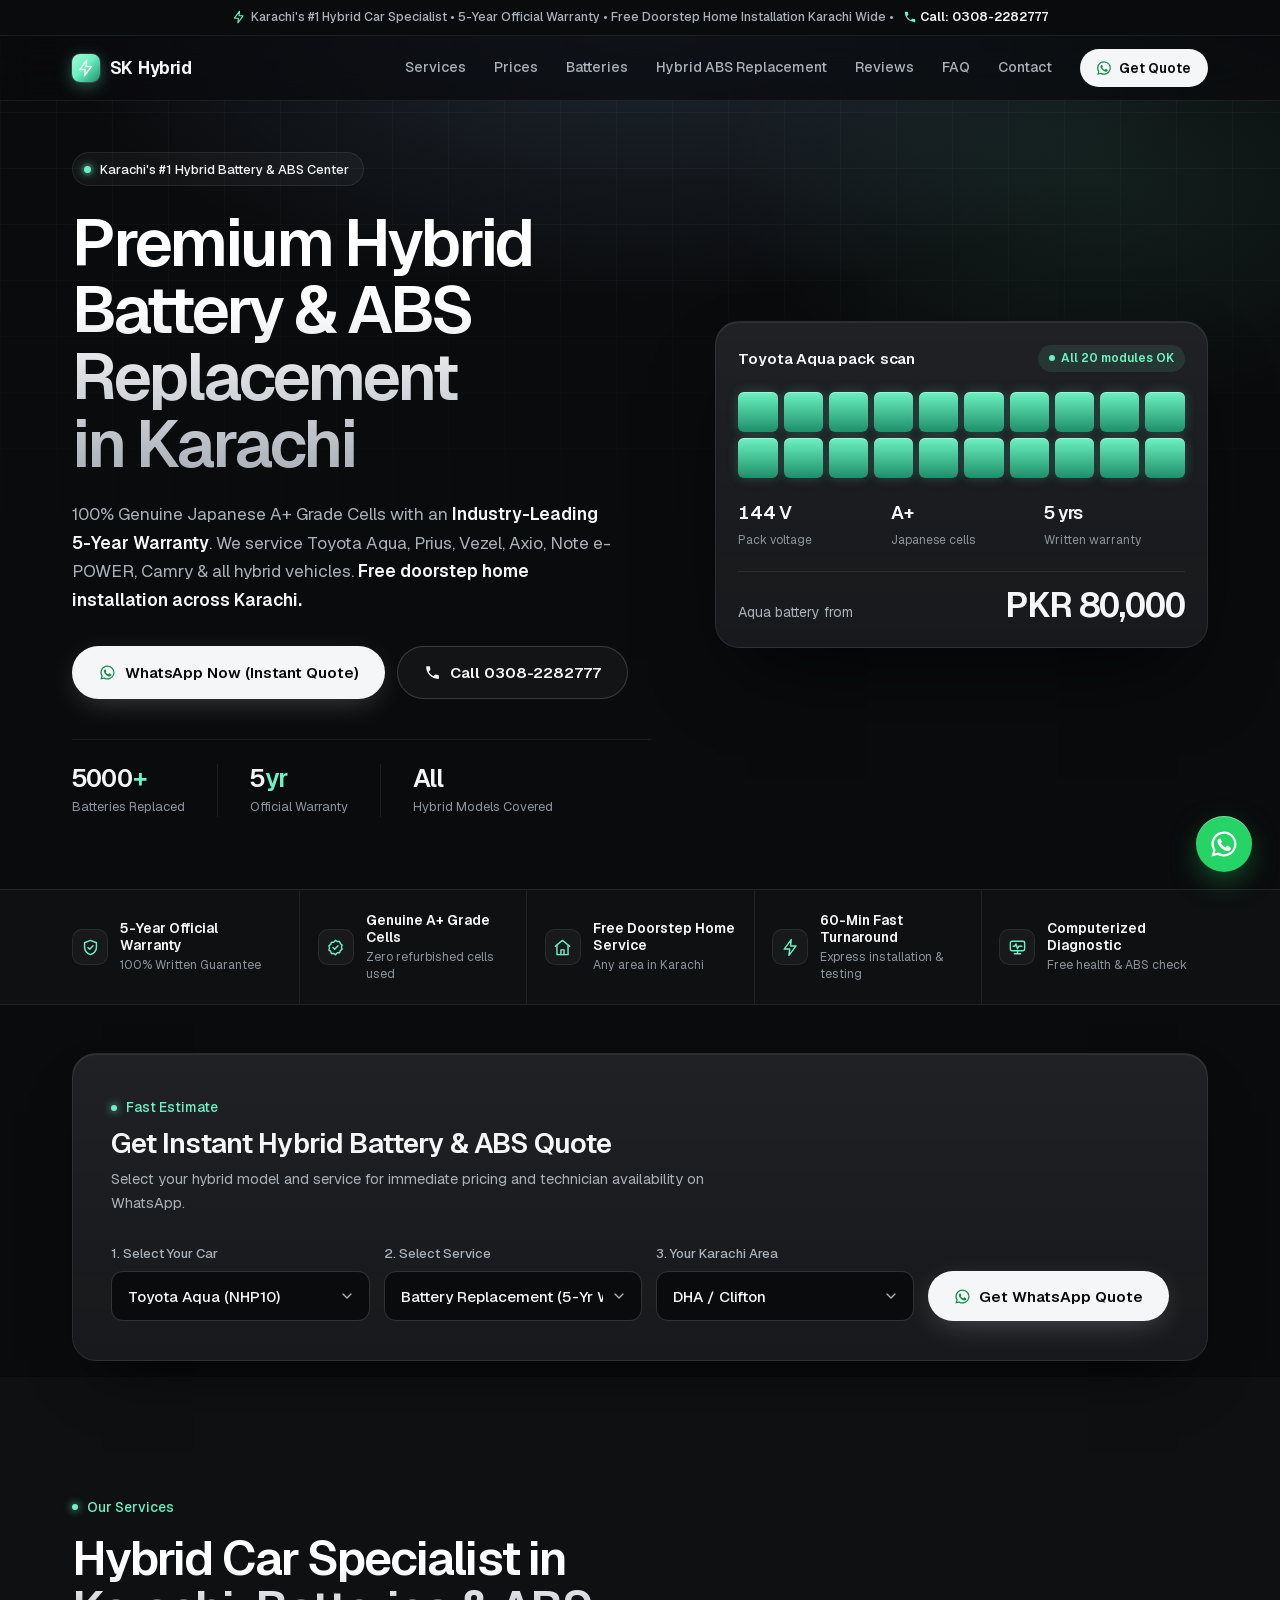
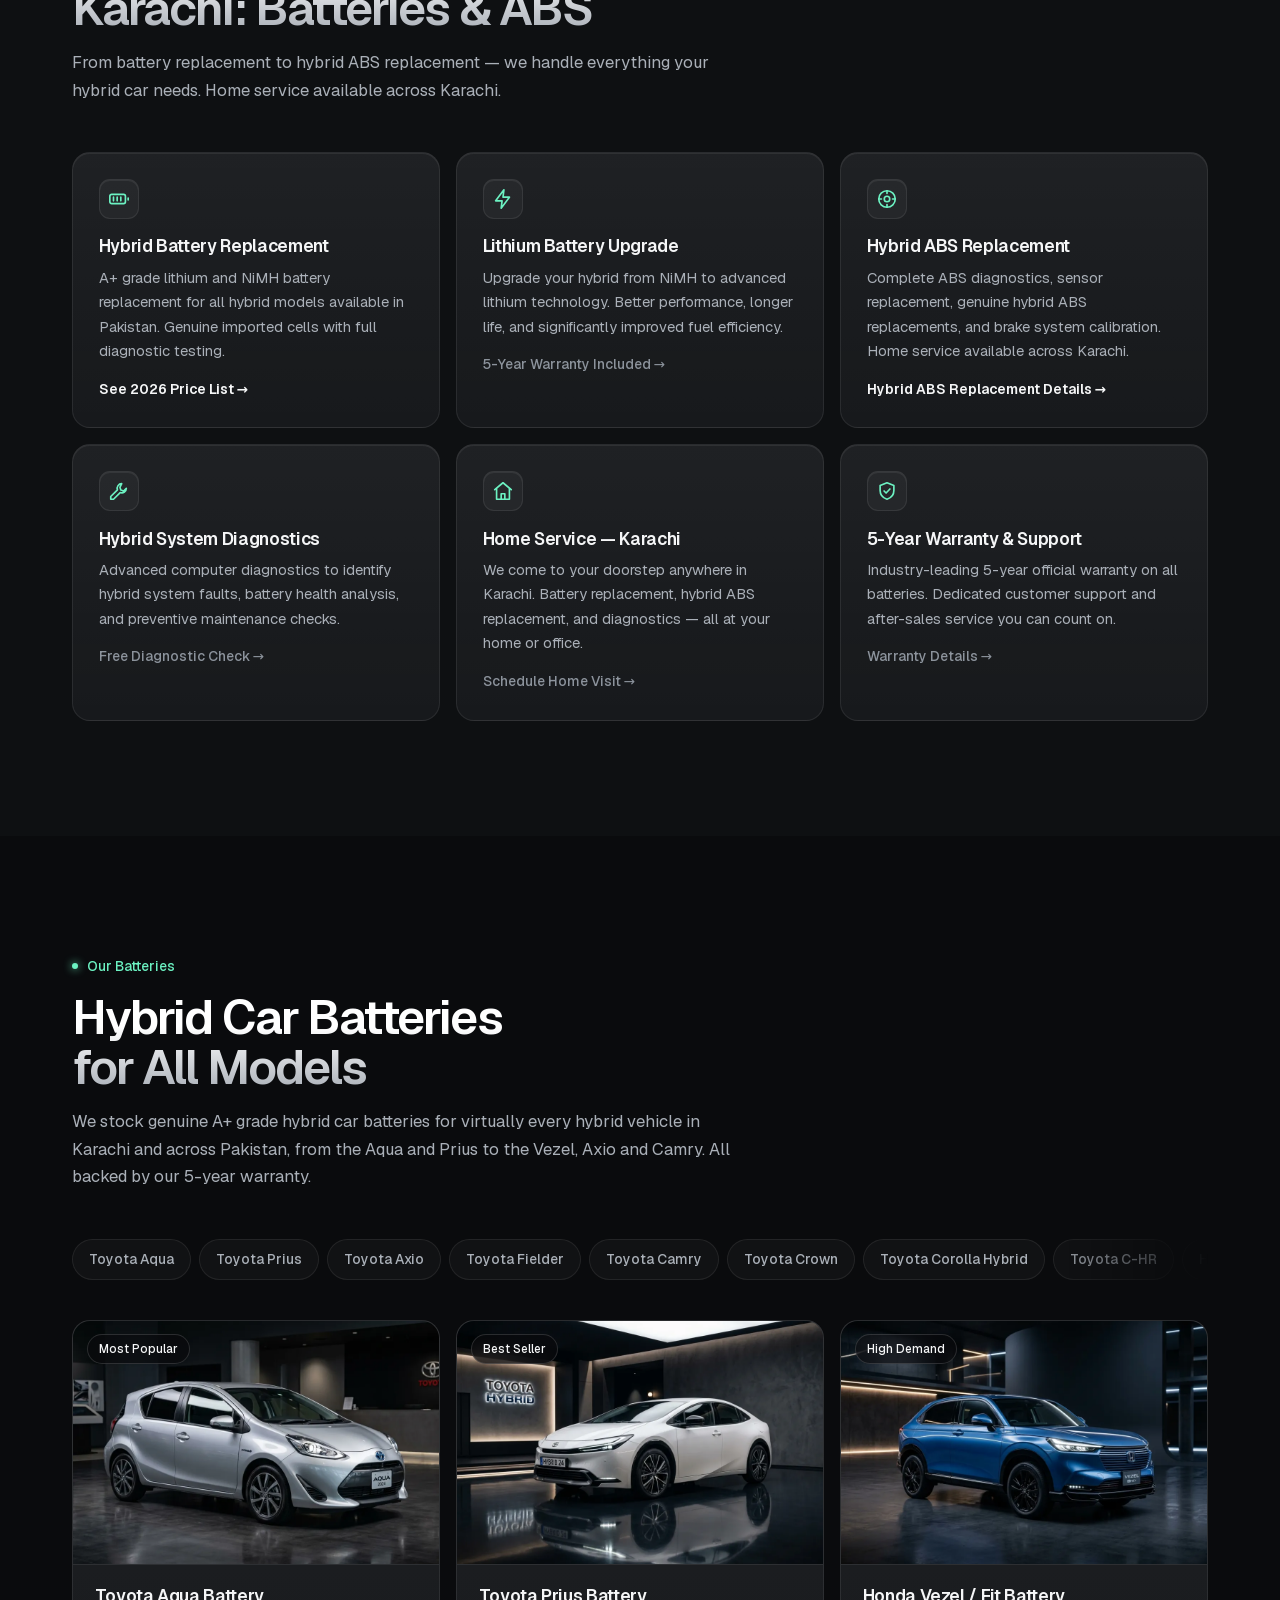
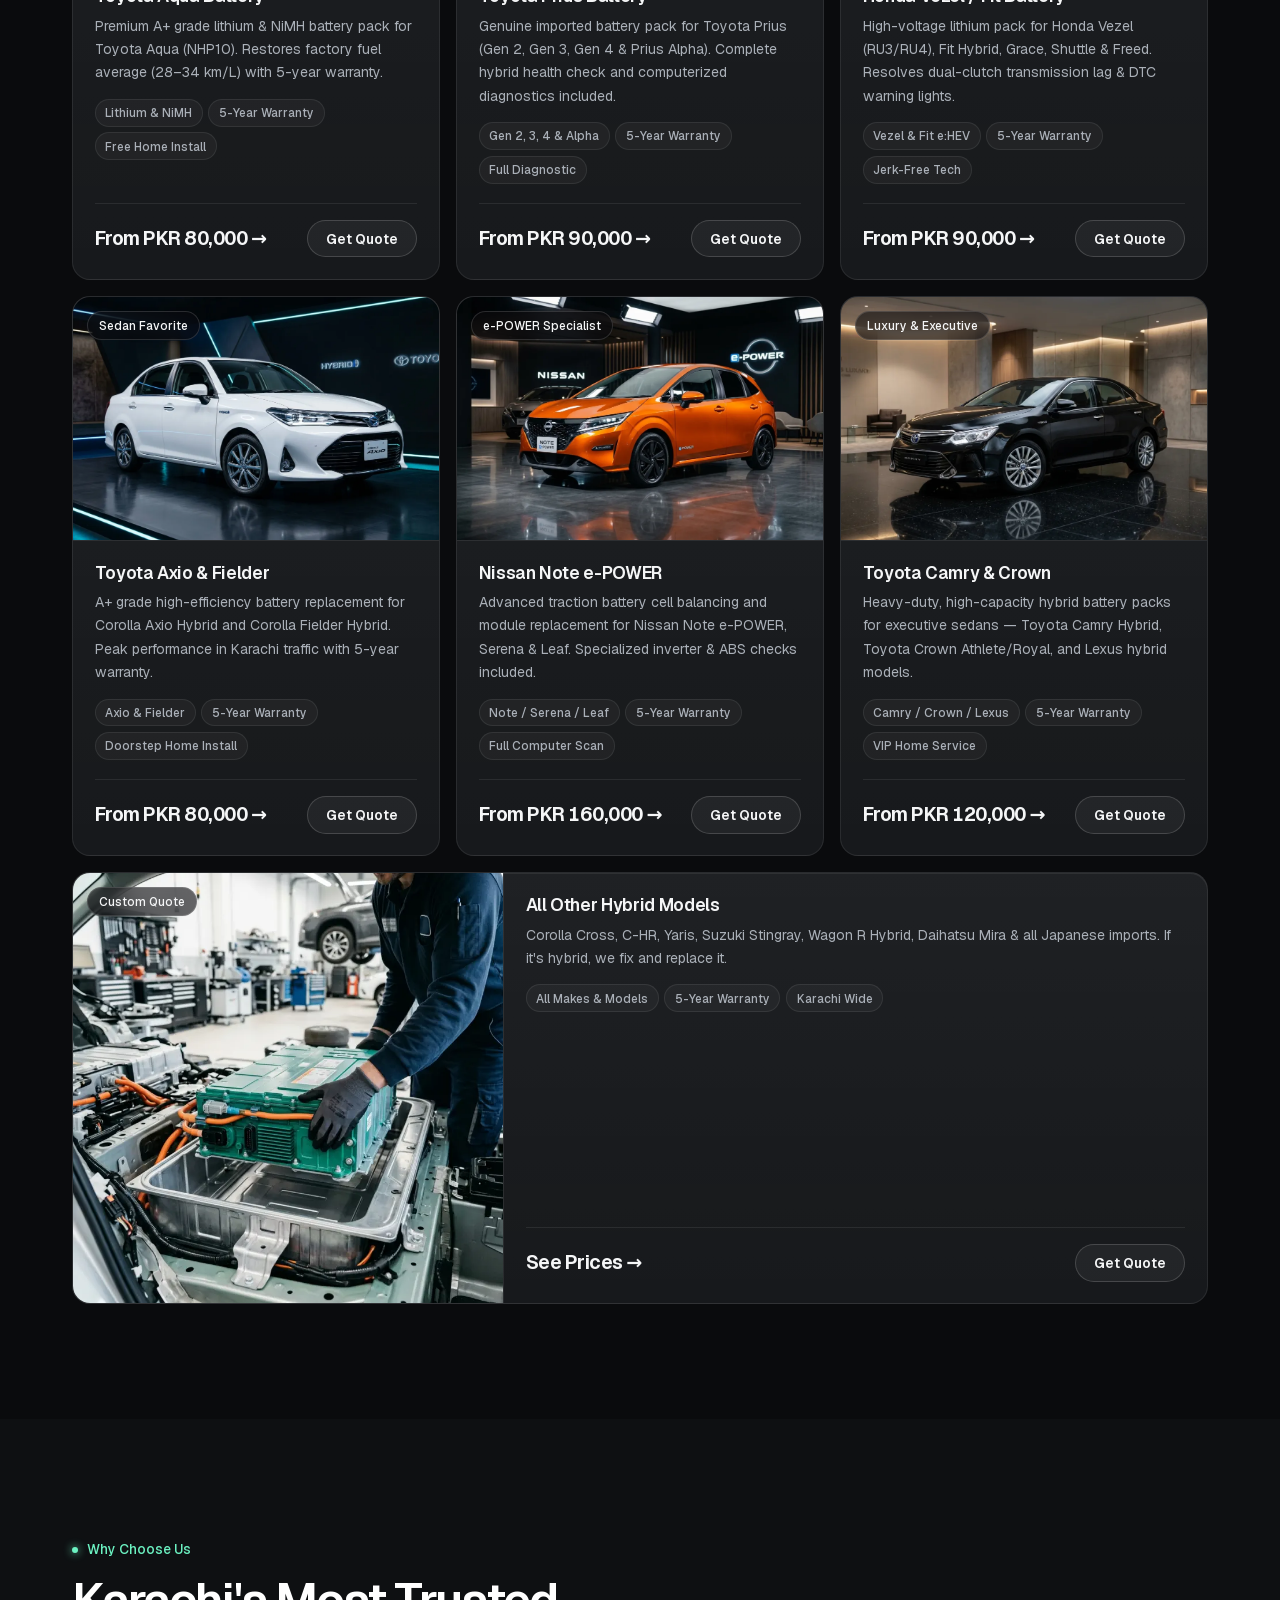
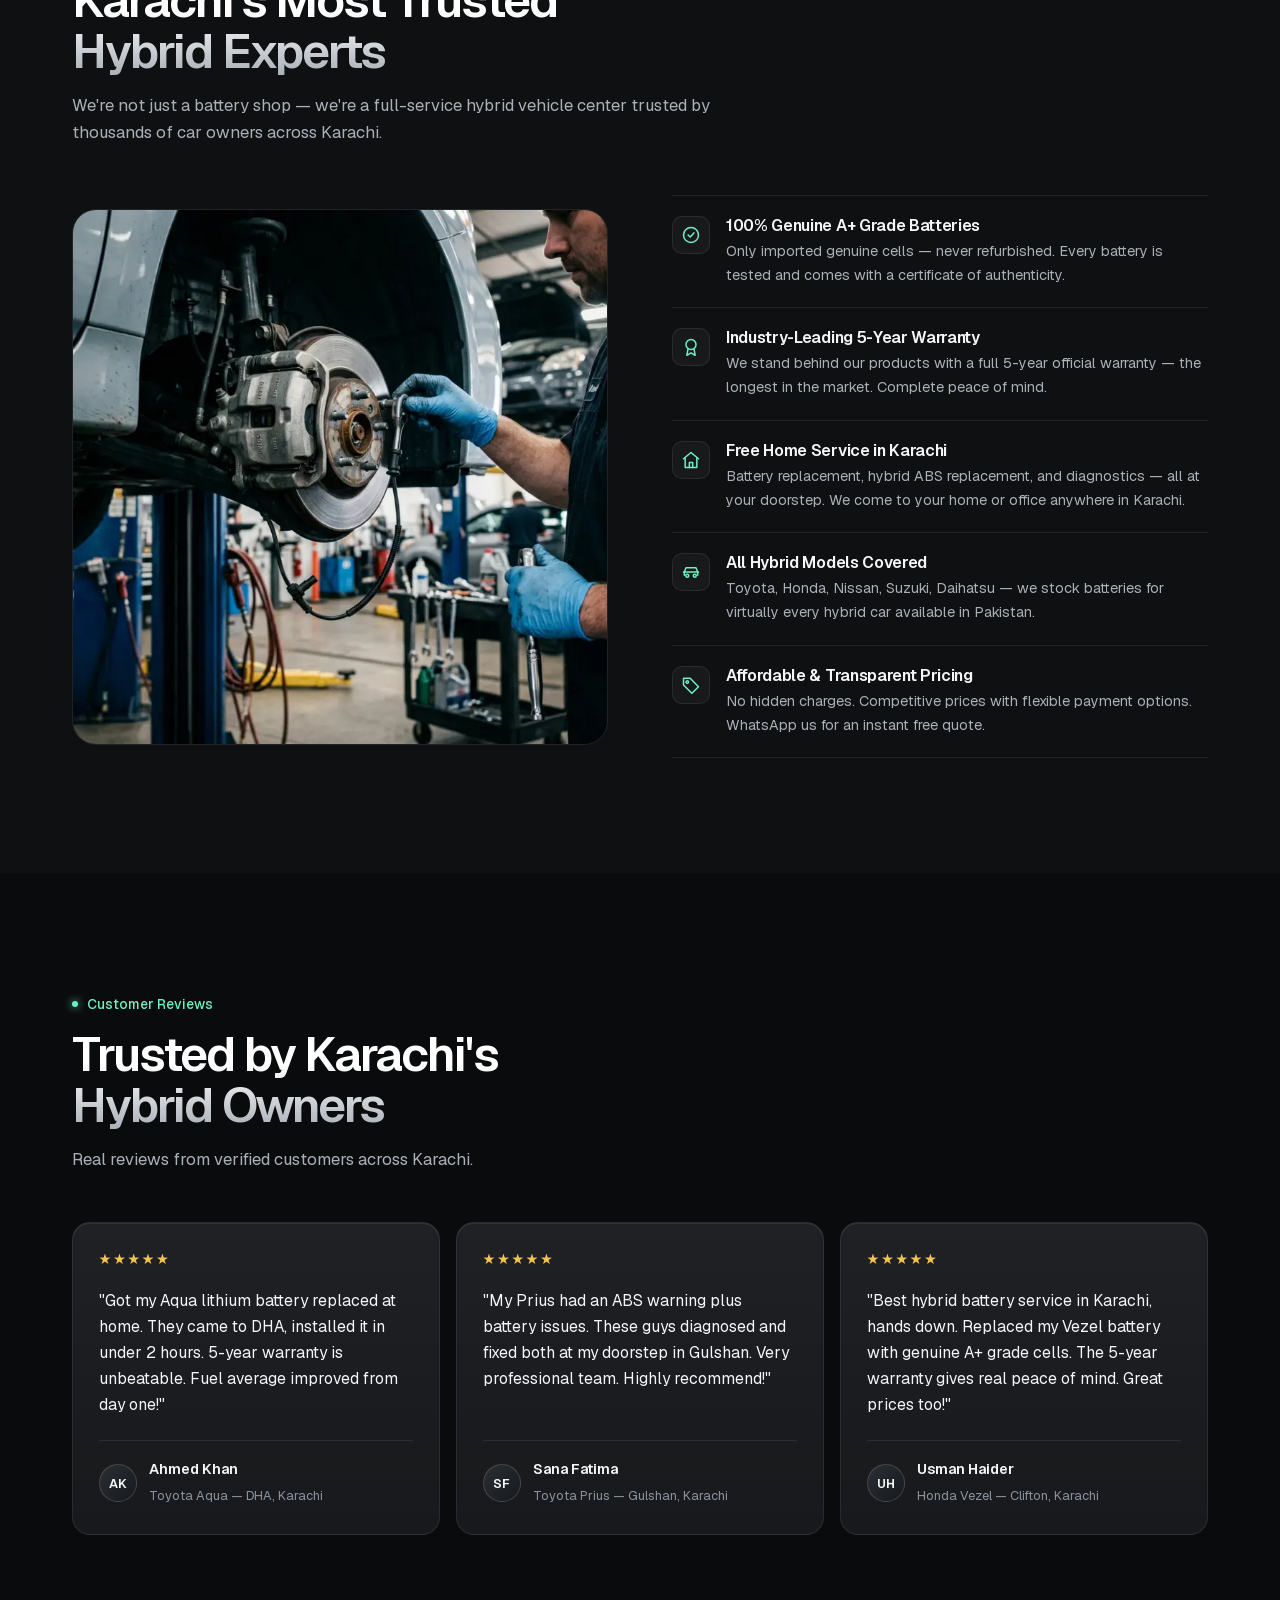
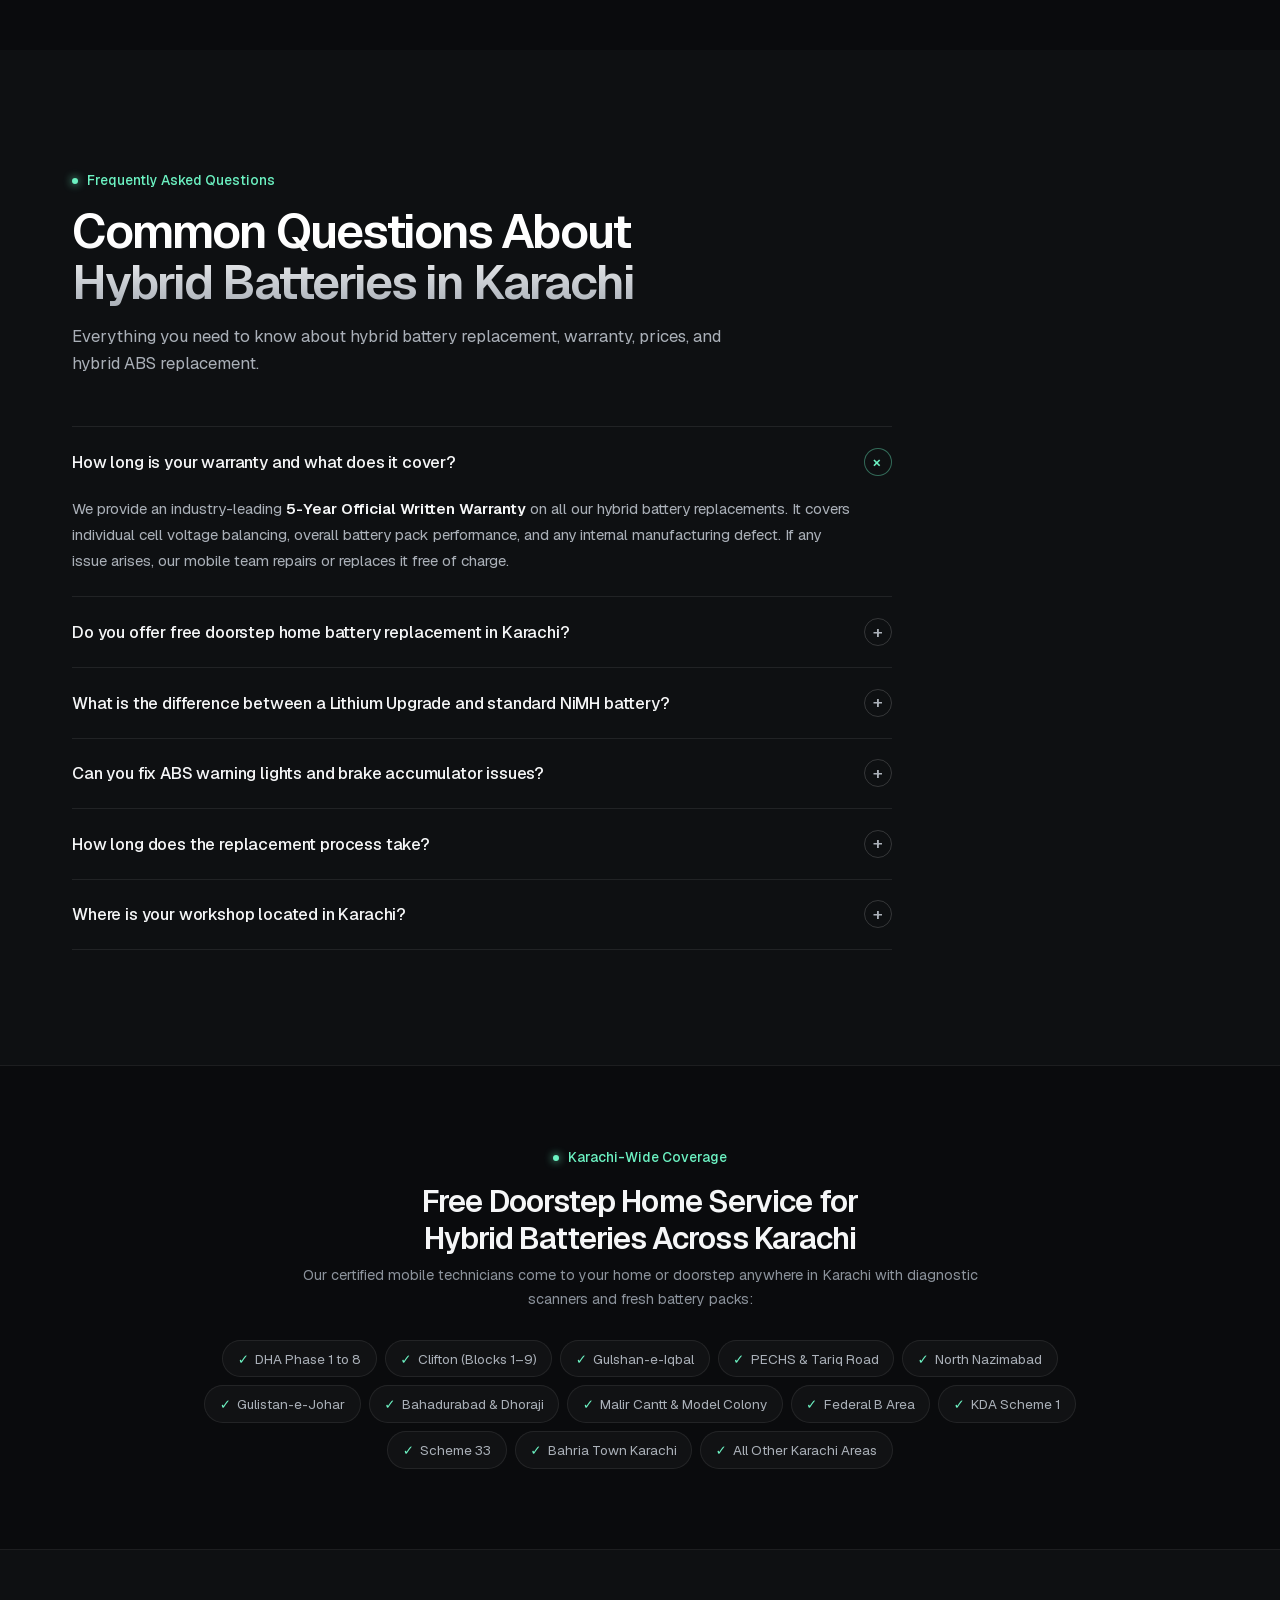
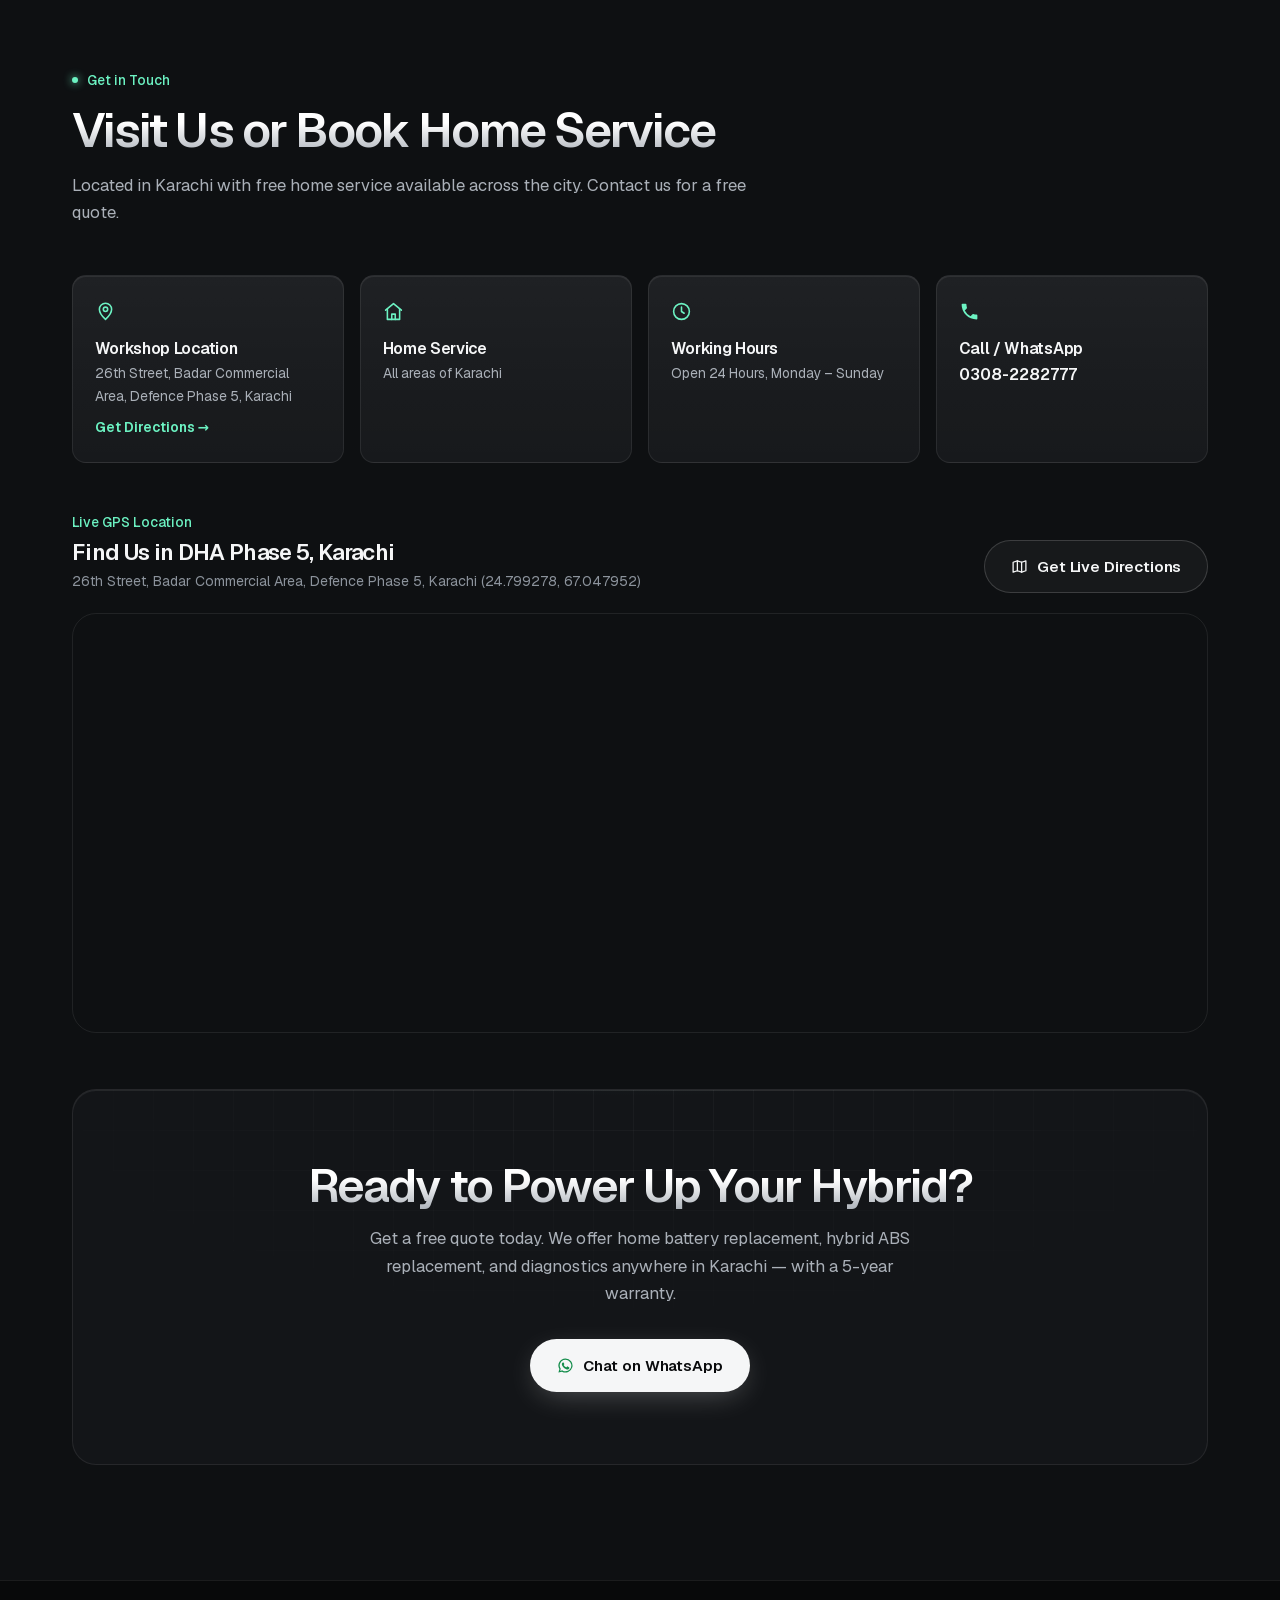
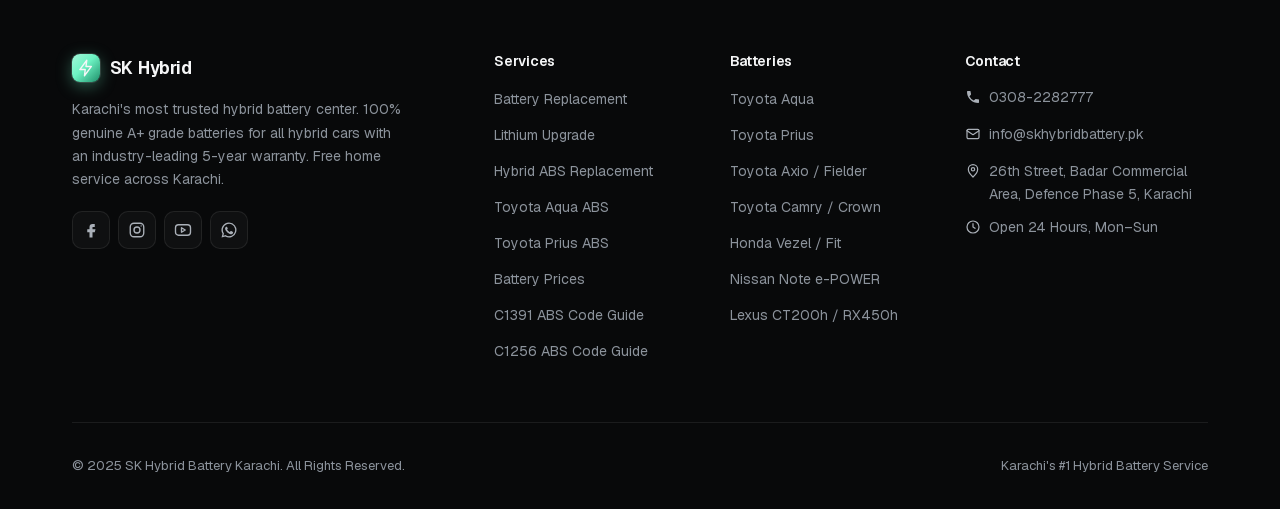
<file: index.html>
<!DOCTYPE html>
<html lang="en" dir="ltr">
<head>
  <meta charset="UTF-8">
  <meta name="viewport" content="width=device-width, initial-scale=1.0">

  <!-- SEO Meta Tags -->
  <title>SK Hybrid Battery Karachi | Hybrid Car Battery &amp; ABS Specialist | 5-Year Warranty</title>
  <meta name="description" content="Karachi's #1 hybrid battery replacement center. Hybrid batteries from PKR 80,000 for Aqua, Prius, Axio, Camry, Vezel, Fit & more. Hybrid ABS replacement. 5-year warranty. Free home service in Karachi.">
  <meta name="keywords" content="hybrid battery Karachi, aqua lithium battery Karachi, Prius battery replacement Karachi, ABS replacement Karachi, hybrid ABS replacement, hybrid car battery Pakistan, EV battery Karachi, Toyota hybrid battery, Camry battery, Vezel battery, Honda Fit battery, home battery replacement Karachi, 5 year warranty hybrid battery">
  <meta name="author" content="SK Hybrid Battery Karachi">
  <meta name="robots" content="index, follow, max-image-preview:large, max-snippet:-1, max-video-preview:-1">
  <link rel="canonical" href="https://www.skhybridbatterys.com/">
  <meta name="google-site-verification" content="3hJw0Fj2-aA1lFnT9upG32LGn83fur7S-XgPCt3Abgg">

  <!-- Open Graph -->
  <meta property="og:locale" content="en_US">
  <meta property="og:type" content="website">
  <meta property="og:title" content="SK Hybrid Battery Karachi | 5-Year Warranty | Home Service">
  <meta property="og:description" content="Karachi's #1 hybrid battery & ABS replacement center. Genuine A+ grade batteries for all hybrid cars. 5-year warranty. Free home service.">
  <meta property="og:url" content="https://www.skhybridbatterys.com/">
  <meta property="og:site_name" content="SK Hybrid Battery Karachi">
  <meta property="og:image" content="https://www.skhybridbatterys.com/images/hero-battery.jpg">
  <meta property="og:image:width" content="1024">
  <meta property="og:image:height" content="1024">

  <!-- Twitter Card -->
  <meta name="twitter:card" content="summary_large_image">
  <meta name="twitter:title" content="SK Hybrid Battery Karachi | Hybrid Battery & ABS Replacement">
  <meta name="twitter:description" content="Karachi's #1 hybrid battery replacement center. 5-year warranty. Free home service.">

  <!-- Favicon -->
  <link rel="icon" href="/favicon.ico" sizes="48x48">
  <link rel="icon" href="/favicon.svg" type="image/svg+xml">
  <link rel="icon" href="/favicon-96.png" type="image/png" sizes="96x96">
  <link rel="apple-touch-icon" href="/apple-touch-icon.png">
  <link rel="manifest" href="/site.webmanifest">

  <!-- Self-hosted Geist font (variable, latin) — avoids the Google Fonts round trips -->
  <link rel="preload" href="fonts/geist-latin.woff2" as="font" type="font/woff2" crossorigin>

  <!-- Stylesheet -->
  <link rel="stylesheet" href="style.css">

  <!-- Google Ads & Conversion Tracking Infrastructure -->
  <script async src="https://www.googletagmanager.com/gtag/js?id=AW-18432583532"></script>
  <script>
    window.dataLayer = window.dataLayer || [];
    function gtag(){dataLayer.push(arguments);}
    gtag('js', new Date());
    gtag('config', 'AW-18432583532');

    function trackAdConversion(type, label) {
      // Google Analytics 4: same clicks as named events (GA4 is loaded through the Ads Google tag)
      if (typeof gtag === 'function' && type !== 'quote-calculator-submit') {
        var gaEvent = /call/.test(type) ? 'click_call' : /direction/.test(type) ? 'click_directions' : type === 'quote_calculator_submit' ? 'quote_request' : 'click_whatsapp';
        gtag('event', gaEvent, { send_to: 'G-RZLM8SD3V3', button_id: type, button_text: String(label || '').slice(0, 100) });
      }
      if (typeof gtag === 'function' && !/direction/.test(type)) { // Directions taps are not leads: GA4 only, not a Google Ads conversion
        gtag('event', 'conversion', {
          'send_to': 'AW-18432583532/qbc3CPTk2_UcEOzOq9VE',
          'event_category': 'Leads',
          'event_label': label || 'SK Hybrid Contact'
        });
      }
    }

    function gtag_report_conversion(url) {
      var callback = function () {
        if (typeof(url) != 'undefined') {
          window.location = url;
        }
      };
      if (typeof gtag === 'function') {
        gtag('event', 'conversion', {
          'send_to': 'AW-18432583532/qbc3CPTk2_UcEOzOq9VE',
          'event_callback': callback
        });
      }
      return false;
    }
  </script>

  <!-- Schema.org Structured Data (LocalBusiness, AutoRepair & FAQPage) -->
  <script type="application/ld+json">
{
  "@context": "https://schema.org",
  "@graph": [
    {
      "@type": [
        "LocalBusiness",
        "AutoRepair"
      ],
      "@id": "https://www.skhybridbatterys.com/#business",
      "name": "SK Hybrid Battery Karachi",
      "description": "Karachi's #1 hybrid battery & ABS replacement center. Genuine A+ grade batteries for all hybrid cars with 5-year warranty and free home service.",
      "url": "https://www.skhybridbatterys.com",
      "telephone": "+92-308-2282777",
      "priceRange": "PKR 25,000 - 350,000",
      "image": "https://www.skhybridbatterys.com/images/hero-battery.jpg",
      "logo": "https://www.skhybridbatterys.com/icon-512.png",
      "address": {
        "@type": "PostalAddress",
        "streetAddress": "26th Street, Badar Commercial Area, Defence Phase 5",
        "addressLocality": "Karachi",
        "addressRegion": "Sindh",
        "addressCountry": "PK"
      },
      "geo": {
        "@type": "GeoCoordinates",
        "latitude": 24.799278,
        "longitude": 67.047952
      },
      "hasMap": "https://maps.google.com/?q=24.799278,67.047952",
      "areaServed": [
        "DHA Karachi",
        "Clifton",
        "Gulshan-e-Iqbal",
        "PECHS",
        "North Nazimabad",
        "Gulistan-e-Johar",
        "Malir Cantt",
        "Bahria Town Karachi",
        "Karachi"
      ],
      "openingHoursSpecification": {
        "@type": "OpeningHoursSpecification",
        "dayOfWeek": [
          "Monday",
          "Tuesday",
          "Wednesday",
          "Thursday",
          "Friday",
          "Saturday",
          "Sunday"
        ],
        "opens": "00:00",
        "closes": "23:59"
      },
      "hasOfferCatalog": {
        "@type": "OfferCatalog",
        "name": "Hybrid Battery Services",
        "itemListElement": [
          {
            "@type": "Offer",
            "itemOffered": {
              "@type": "Service",
              "name": "Hybrid Battery Replacement Karachi",
              "description": "A+ grade genuine battery replacement for all hybrid cars with 5-year warranty"
            }
          },
          {
            "@type": "Offer",
            "itemOffered": {
              "@type": "Service",
              "name": "Hybrid ABS Replacement Karachi",
              "description": "Complete hybrid ABS diagnostics and brand-new or tested ABS replacements"
            }
          },
          {
            "@type": "Offer",
            "itemOffered": {
              "@type": "Service",
              "name": "Doorstep Home Battery Replacement",
              "description": "Free doorstep home battery replacement service across all areas of Karachi"
            }
          }
        ]
      },
      "sameAs": [
        "https://www.facebook.com/skhybridbattery",
        "https://www.instagram.com/skhybridbattery"
      ]
    },
    {
      "@type": "FAQPage",
      "@id": "https://www.skhybridbatterys.com/#faq",
      "mainEntity": [
        {
          "@type": "Question",
          "name": "How long is your warranty and what does it cover?",
          "acceptedAnswer": {
            "@type": "Answer",
            "text": "We provide an industry-leading 5-Year Official Written Warranty on all our hybrid battery replacements. It covers individual cell voltage balancing, overall battery pack performance, and any internal manufacturing defect. If any issue arises, our mobile team repairs or replaces it free of charge."
          }
        },
        {
          "@type": "Question",
          "name": "Do you offer free doorstep home battery replacement in Karachi?",
          "acceptedAnswer": {
            "@type": "Answer",
            "text": "Yes! We provide 100% free home doorstep service across all neighborhoods in Karachi — including DHA (Phases 1–8), Clifton, Gulshan-e-Iqbal, PECHS, North Nazimabad, Malir Cantt, and beyond. Our mobile van carries full computerized diagnostic equipment to install and test the battery at your home or office."
          }
        },
        {
          "@type": "Question",
          "name": "What is the difference between a Lithium Upgrade and standard NiMH battery?",
          "acceptedAnswer": {
            "@type": "Answer",
            "text": "Lithium batteries are modern generation packs that are up to 60% lighter, run substantially cooler in Karachi's intense summer heat, and deliver a 20% to 30% improvement in fuel economy (up to 30-34 km/L on Aqua). Standard NiMH batteries are reliable OEM replacements. Both options come with our complete 5-year warranty."
          }
        },
        {
          "@type": "Question",
          "name": "Can you fix ABS warning lights and brake accumulator issues?",
          "acceptedAnswer": {
            "@type": "Answer",
            "text": "Yes. ABS failure (hard brake pedal, continuous motor buzzing, or ABS/VSC warning lights on dashboard) is a very common issue in Toyota Aqua, Prius, and Honda Vezel. We specialize in ABS pump rebuilding, accumulator module replacement, electronic sensor calibration, and brake bleeding."
          }
        },
        {
          "@type": "Question",
          "name": "How long does the replacement process take?",
          "acceptedAnswer": {
            "@type": "Answer",
            "text": "A complete hybrid battery replacement typically takes 45 to 90 minutes. This includes complete safe disconnection of the high-voltage system, professional installation of the new pack, cooling fan cleaning, and comprehensive OBD2 computer diagnostic scans."
          }
        },
        {
          "@type": "Question",
          "name": "Where is your workshop located in Karachi?",
          "acceptedAnswer": {
            "@type": "Answer",
            "text": "Our workshop is conveniently located at 26th Street, Badar Commercial Area, Defence Phase 5, Karachi. You are welcome to drive in for a free computer diagnostic scan, or call us at 0308-2282777 to schedule a home visit."
          }
        }
      ]
    },
    {
      "@type": "WebSite",
      "@id": "https://www.skhybridbatterys.com/#website",
      "url": "https://www.skhybridbatterys.com",
      "name": "SK Hybrid Battery Karachi",
      "potentialAction": {
        "@type": "SearchAction",
        "target": "https://www.skhybridbatterys.com/?s={search_term_string}",
        "query-input": "required name=search_term_string"
      }
    }
  ]
}
  </script>
</head>
<body>

  <!-- ==================== HEADER (ANNOUNCEMENT + NAVBAR) ==================== -->
  <header class="site-header" id="site-header">
    <div class="announcement-bar" role="banner">
      <span class="ic ic-bolt" aria-hidden="true"></span> <span class="ab-full">Karachi's #1 Hybrid Car Specialist • </span>5-Year Official Warranty • Free Doorstep Home Installation<span class="ab-full"> Karachi Wide</span> • <a href="tel:+923082282777" data-track="call-header"><span class="ic ic-phone" aria-hidden="true"></span> Call: 0308-2282777</a>
    </div>

    <nav class="navbar" id="navbar" role="navigation" aria-label="Main navigation">
      <div class="container">
        <a href="#" class="logo" id="site-logo" aria-label="SK Hybrid Battery – Home">
          <div class="logo-icon"><span class="ic ic-bolt" aria-hidden="true"></span></div>
          SK<span>Hybrid</span>
        </a>

        <div class="nav-links" id="nav-links" role="menubar">
          <a href="#services" role="menuitem" class="active">Services</a>
          <a href="/hybrid-battery-price-karachi/" role="menuitem">Prices</a>
          <a href="#products" role="menuitem">Batteries</a>
          <a href="/abs-repair-karachi/" role="menuitem">Hybrid ABS Replacement</a>
          <a href="#reviews" role="menuitem">Reviews</a>
          <a href="#faq" role="menuitem">FAQ</a>
          <a href="#contact" role="menuitem">Contact</a>
          <a href="https://wa.me/923082282777" class="nav-cta" role="menuitem" target="_blank" rel="noopener" data-track="whatsapp-nav"><span class="ic ic-whatsapp" aria-hidden="true"></span> Get Quote</a>
        </div>

        <button class="mobile-toggle" id="mobile-toggle" aria-label="Toggle menu" aria-expanded="false">
          <span></span>
          <span></span>
          <span></span>
        </button>
      </div>
    </nav>
  </header>
  <div class="nav-overlay" id="nav-overlay"></div>

  <!-- ==================== HERO ==================== -->
  <section class="hero" id="hero">

    <div class="container">
      <div class="hero-content">
        <div class="hero-badge">
          <span class="hero-badge-dot"></span>
          Karachi's #1 Hybrid Battery & ABS Center
        </div>

        <h1>
          Premium <span class="highlight">Hybrid Battery</span>
          &amp; ABS Replacement in Karachi
        </h1>

        <p>100% Genuine Japanese A+ Grade Cells with an <strong>Industry-Leading 5-Year Warranty</strong>. We service Toyota Aqua, Prius, Vezel, Axio, Note e-POWER, Camry & all hybrid vehicles. <strong>Free doorstep home installation across Karachi.</strong></p>

        <div class="hero-actions">
          <a href="https://wa.me/923082282777?text=Hi%20SK%20Hybrid%20Battery%2C%20I%20need%20a%20quote%20for%20my%20hybrid%20car%20in%20Karachi" class="btn btn-primary" id="hero-cta-whatsapp" target="_blank" rel="noopener" data-track="whatsapp-hero">
            <span class="ic ic-whatsapp" aria-hidden="true"></span> WhatsApp Now (Instant Quote)
          </a>
          <a href="tel:+923082282777" class="btn btn-secondary" id="hero-cta-call" data-track="call-hero">
            <span class="ic ic-phone" aria-hidden="true"></span> Call 0308-2282777
          </a>
        </div>

        <div class="hero-stats">
          <div class="stat-item">
            <div class="stat-number">5000<span class="accent">+</span></div>
            <div class="stat-label">Batteries Replaced</div>
          </div>
          <div class="stat-item">
            <div class="stat-number">5<span class="accent">yr</span></div>
            <div class="stat-label">Official Warranty</div>
          </div>
          <div class="stat-item">
            <div class="stat-number">All<span class="accent"></span></div>
            <div class="stat-label">Hybrid Models Covered</div>
          </div>
        </div>
      </div>

      <div class="hero-visual">
        <aside class="scan-card" aria-label="Toyota Aqua hybrid battery pack check">
          <div class="scan-head">
            <span class="scan-title">Toyota Aqua pack scan</span>
            <span class="scan-ok">All 20 modules OK</span>
          </div>
          <div class="scan-modules" aria-hidden="true">
            <i style="--i:0"></i><i style="--i:1"></i><i style="--i:2"></i><i style="--i:3"></i><i style="--i:4"></i><i style="--i:5"></i><i style="--i:6"></i><i style="--i:7"></i><i style="--i:8"></i><i style="--i:9"></i><i style="--i:10"></i><i style="--i:11"></i><i style="--i:12"></i><i style="--i:13"></i><i style="--i:14"></i><i style="--i:15"></i><i style="--i:16"></i><i style="--i:17"></i><i style="--i:18"></i><i style="--i:19"></i>
          </div>
          <dl class="scan-reads">
            <div><dt>Pack voltage</dt><dd>144 V</dd></div>
            <div><dt>Japanese cells</dt><dd>A+</dd></div>
            <div><dt>Written warranty</dt><dd>5 yrs</dd></div>
          </dl>
          <a href="/toyota-aqua-hybrid-battery-karachi/" class="scan-price">
            <span>Aqua battery from</span>
            <strong>PKR 80,000</strong>
          </a>
        </aside>
      </div>
    </div>
  </section>

  <!-- ==================== TRUST BADGES BAR ==================== -->
  <div class="trust-bar" aria-label="Key Guarantees">
    <div class="container">
      <div class="trust-badges-grid">
        <div class="trust-badge-item">
          <div class="trust-badge-icon"><span class="ic ic-shield" aria-hidden="true"></span></div>
          <div class="trust-badge-text">
            <strong>5-Year Official Warranty</strong>
            <span>100% Written Guarantee</span>
          </div>
        </div>
        <div class="trust-badge-item">
          <div class="trust-badge-icon"><span class="ic ic-badge" aria-hidden="true"></span></div>
          <div class="trust-badge-text">
            <strong>Genuine A+ Grade Cells</strong>
            <span>Zero refurbished cells used</span>
          </div>
        </div>
        <div class="trust-badge-item">
          <div class="trust-badge-icon"><span class="ic ic-home" aria-hidden="true"></span></div>
          <div class="trust-badge-text">
            <strong>Free Doorstep Home Service</strong>
            <span>Any area in Karachi</span>
          </div>
        </div>
        <div class="trust-badge-item">
          <div class="trust-badge-icon"><span class="ic ic-bolt" aria-hidden="true"></span></div>
          <div class="trust-badge-text">
            <strong>60-Min Fast Turnaround</strong>
            <span>Express installation & testing</span>
          </div>
        </div>
        <div class="trust-badge-item">
          <div class="trust-badge-icon"><span class="ic ic-scan" aria-hidden="true"></span></div>
          <div class="trust-badge-text">
            <strong>Computerized Diagnostic</strong>
            <span>Free health & ABS check</span>
          </div>
        </div>
      </div>
    </div>
  </div>

  <!-- ==================== INSTANT QUOTE CALCULATOR (HIGH-CONVERTING LEAD WIDGET) ==================== -->
  <section class="container" id="quote-calculator" style="position: relative; z-index: 10;">
    <div class="quote-calc-wrapper reveal">
      <div class="quote-calc-header">
        <div class="section-label" style="margin-bottom: 0.5rem;">Fast Estimate</div>
        <h3>Get Instant Hybrid Battery & ABS Quote</h3>
        <p>Select your hybrid model and service for immediate pricing and technician availability on WhatsApp.</p>
      </div>

      <form class="quote-form-grid" id="fastQuoteForm" onsubmit="handleQuoteSubmit(event)">
        <div class="quote-field">
          <label for="calc-car">1. Select Your Car</label>
          <select id="calc-car" class="quote-select" required>
            <option value="Toyota Aqua">Toyota Aqua (NHP10)</option>
            <option value="Toyota Prius">Toyota Prius (Gen 2, 3, 4, Alpha)</option>
            <option value="Honda Vezel / Fit">Honda Vezel / Fit e:HEV</option>
            <option value="Toyota Corolla Axio / Fielder">Toyota Axio / Fielder Hybrid</option>
            <option value="Nissan Note e-POWER">Nissan Note e-POWER</option>
            <option value="Toyota Camry / Crown">Toyota Camry / Crown Hybrid</option>
            <option value="Toyota C-HR / Corolla Cross">Toyota C-HR / Corolla Cross</option>
            <option value="Other Hybrid Car">Other Hybrid / Japanese Import</option>
          </select>
        </div>

        <div class="quote-field">
          <label for="calc-service">2. Select Service</label>
          <select id="calc-service" class="quote-select" required>
            <option value="Hybrid Battery Replacement (5-Year Warranty)">Battery Replacement (5-Yr Warranty)</option>
            <option value="Lithium Battery Upgrade">Lithium Battery Upgrade</option>
            <option value="Hybrid ABS Replacement / Warning Lights">Hybrid ABS Replacement &amp; Calibration</option>
            <option value="Hybrid System Health Diagnostic">Hybrid Computer Diagnostic</option>
            <option value="Doorstep Home Installation">Free Doorstep Home Service</option>
          </select>
        </div>

        <div class="quote-field">
          <label for="calc-area">3. Your Karachi Area</label>
          <select id="calc-area" class="quote-select" required>
            <option value="DHA / Clifton">DHA / Clifton</option>
            <option value="Gulshan-e-Iqbal">Gulshan-e-Iqbal</option>
            <option value="PECHS / Tariq Road">PECHS / Tariq Road</option>
            <option value="North Nazimabad">North Nazimabad</option>
            <option value="Gulistan-e-Johar">Gulistan-e-Johar</option>
            <option value="Malir Cantt / Model Colony">Malir Cantt / Model Colony</option>
            <option value="Federal B Area">Federal B Area</option>
            <option value="Bahria Town Karachi">Bahria Town Karachi</option>
            <option value="Other Area in Karachi">Other Karachi Area</option>
          </select>
        </div>

        <button type="submit" class="btn-calc-submit" id="btn-submit-calc" data-track="quote-calculator-submit">
          <span class="ic ic-whatsapp" aria-hidden="true"></span> Get WhatsApp Quote
        </button>
      </form>
    </div>
  </section>

  <!-- ==================== SERVICES ==================== -->
  <section class="section services" id="services">
    <div class="container">
      <div class="section-header reveal">
        <div class="section-label">Our Services</div>
        <h2>Hybrid Car Specialist in Karachi: Batteries &amp; ABS</h2>
        <p>From battery replacement to hybrid ABS replacement — we handle everything your hybrid car needs. Home service available across Karachi.</p>
      </div>

      <div class="services-grid">
        <div class="service-card reveal">
          <div class="service-icon"><span class="ic ic-battery" aria-hidden="true"></span></div>
          <h3>Hybrid Battery Replacement</h3>
          <p>A+ grade lithium and NiMH battery replacement for all hybrid models available in Pakistan. Genuine imported cells with full diagnostic testing.</p>
          <a href="/hybrid-battery-price-karachi/" class="service-link">See 2026 Price List →</a>
        </div>

        <div class="service-card reveal">
          <div class="service-icon"><span class="ic ic-bolt" aria-hidden="true"></span></div>
          <h3>Lithium Battery Upgrade</h3>
          <p>Upgrade your hybrid from NiMH to advanced lithium technology. Better performance, longer life, and significantly improved fuel efficiency.</p>
          <span class="service-link">5-Year Warranty Included →</span>
        </div>

        <div class="service-card reveal">
          <div class="service-icon"><span class="ic ic-disc" aria-hidden="true"></span></div>
          <h3>Hybrid ABS Replacement</h3>
          <p>Complete ABS diagnostics, sensor replacement, genuine hybrid ABS replacements, and brake system calibration. Home service available across Karachi.</p>
          <a href="/abs-repair-karachi/" class="service-link">Hybrid ABS Replacement Details →</a>
        </div>

        <div class="service-card reveal">
          <div class="service-icon"><span class="ic ic-wrench" aria-hidden="true"></span></div>
          <h3>Hybrid System Diagnostics</h3>
          <p>Advanced computer diagnostics to identify hybrid system faults, battery health analysis, and preventive maintenance checks.</p>
          <span class="service-link">Free Diagnostic Check →</span>
        </div>

        <div class="service-card reveal">
          <div class="service-icon"><span class="ic ic-home" aria-hidden="true"></span></div>
          <h3>Home Service — Karachi</h3>
          <p>We come to your doorstep anywhere in Karachi. Battery replacement, hybrid ABS replacement, and diagnostics — all at your home or office.</p>
          <span class="service-link">Schedule Home Visit →</span>
        </div>

        <div class="service-card reveal">
          <div class="service-icon"><span class="ic ic-shield" aria-hidden="true"></span></div>
          <h3>5-Year Warranty & Support</h3>
          <p>Industry-leading 5-year official warranty on all batteries. Dedicated customer support and after-sales service you can count on.</p>
          <span class="service-link">Warranty Details →</span>
        </div>
      </div>
    </div>
  </section>

  <!-- ==================== PRODUCTS ==================== -->
  <section class="section" id="products">
    <div class="container">
      <div class="section-header reveal">
        <div class="section-label">Our Batteries</div>
        <h2>Hybrid Car Batteries for All Models</h2>
        <p>We stock genuine A+ grade hybrid car batteries for virtually every hybrid vehicle in Karachi and across Pakistan, from the Aqua and Prius to the Vezel, Axio and Camry. All backed by our 5-year warranty.</p>
      </div>

      <!-- Vehicle Tags -->
      <div class="vehicles-scroll reveal" style="margin-bottom: 2rem;">
        <div class="vehicle-chip">Toyota Aqua</div>
        <div class="vehicle-chip">Toyota Prius</div>
        <div class="vehicle-chip">Toyota Axio</div>
        <div class="vehicle-chip">Toyota Fielder</div>
        <div class="vehicle-chip">Toyota Camry</div>
        <div class="vehicle-chip">Toyota Crown</div>
        <div class="vehicle-chip">Toyota Corolla Hybrid</div>
        <div class="vehicle-chip">Toyota C-HR</div>
        <div class="vehicle-chip">Honda Vezel</div>
        <div class="vehicle-chip">Honda Fit / Shuttle</div>
        <div class="vehicle-chip">Honda Grace</div>
        <div class="vehicle-chip">Honda Freed</div>
        <div class="vehicle-chip">Nissan Note</div>
        <div class="vehicle-chip">Nissan Leaf</div>
        <div class="vehicle-chip">Nissan X-Trail</div>
        <div class="vehicle-chip">Nissan Serena</div>
        <div class="vehicle-chip">Suzuki Stingray</div>
        <div class="vehicle-chip">Daihatsu Mira</div>
        <div class="vehicle-chip">All Other Hybrids</div>
      </div>

      <div class="products-grid">
        <!-- 1. Toyota Aqua -->
        <article class="product-card reveal" id="product-aqua-lithium">
          <div class="product-image">
            <img src="images/toyota-aqua.webp" alt="Toyota Aqua Hybrid Battery Replacement in Karachi" width="600" height="400" loading="lazy">
            <span class="product-badge">Most Popular</span>
          </div>
          <div class="product-info">
            <h3>Toyota Aqua Battery</h3>
            <p>Premium A+ grade lithium & NiMH battery pack for Toyota Aqua (NHP10). Restores factory fuel average (28–34 km/L) with 5-year warranty.</p>
            <div class="product-tags">
              <span>Lithium & NiMH</span>
              <span>5-Year Warranty</span>
              <span>Free Home Install</span>
            </div>
            <div class="product-meta">
              <a href="/toyota-aqua-hybrid-battery-karachi/" class="product-price">From PKR 80,000 →</a>
              <button class="product-cta" id="btn-aqua-quote" data-track="product-aqua-quote" onclick="window.open('https://wa.me/923082282777?text=Hi%2C%20I%20need%20a%20Toyota%20Aqua%20battery%20quote%20in%20Karachi','_blank')">Get Quote</button>
            </div>
          </div>
        </article>

        <!-- 2. Toyota Prius -->
        <article class="product-card reveal" id="product-prius-battery">
          <div class="product-image">
            <img src="images/toyota-prius.webp" alt="Toyota Prius Hybrid Battery Replacement in Karachi" width="600" height="400" loading="lazy">
            <span class="product-badge">Best Seller</span>
          </div>
          <div class="product-info">
            <h3>Toyota Prius Battery</h3>
            <p>Genuine imported battery pack for Toyota Prius (Gen 2, Gen 3, Gen 4 & Prius Alpha). Complete hybrid health check and computerized diagnostics included.</p>
            <div class="product-tags">
              <span>Gen 2, 3, 4 & Alpha</span>
              <span>5-Year Warranty</span>
              <span>Full Diagnostic</span>
            </div>
            <div class="product-meta">
              <a href="/toyota-prius-hybrid-battery-karachi/" class="product-price">From PKR 90,000 →</a>
              <button class="product-cta" id="btn-prius-quote" data-track="product-prius-quote" onclick="window.open('https://wa.me/923082282777?text=Hi%2C%20I%20need%20a%20Toyota%20Prius%20battery%20quote%20in%20Karachi','_blank')">Get Quote</button>
            </div>
          </div>
        </article>

        <!-- 3. Honda Vezel & Fit -->
        <article class="product-card reveal" id="product-vezel-battery">
          <div class="product-image">
            <img src="images/honda-vezel.webp" alt="Honda Vezel Hybrid Battery Replacement in Karachi" width="600" height="400" loading="lazy">
            <span class="product-badge">High Demand</span>
          </div>
          <div class="product-info">
            <h3>Honda Vezel / Fit Battery</h3>
            <p>High-voltage lithium pack for Honda Vezel (RU3/RU4), Fit Hybrid, Grace, Shuttle & Freed. Resolves dual-clutch transmission lag & DTC warning lights.</p>
            <div class="product-tags">
              <span>Vezel & Fit e:HEV</span>
              <span>5-Year Warranty</span>
              <span>Jerk-Free Tech</span>
            </div>
            <div class="product-meta">
              <a href="/honda-vezel-fit-hybrid-battery/" class="product-price">From PKR 90,000 →</a>
              <button class="product-cta" id="btn-vezel-quote" data-track="product-vezel-quote" onclick="window.open('https://wa.me/923082282777?text=Hi%2C%20I%20need%20a%20Honda%20Vezel%20battery%20quote%20in%20Karachi','_blank')">Get Quote</button>
            </div>
          </div>
        </article>

        <!-- 4. Toyota Corolla Axio & Fielder -->
        <article class="product-card reveal" id="product-axio-battery">
          <div class="product-image">
            <img src="images/toyota-axio.webp" alt="Toyota Axio and Fielder Hybrid Battery in Karachi" width="600" height="400" loading="lazy">
            <span class="product-badge">Sedan Favorite</span>
          </div>
          <div class="product-info">
            <h3>Toyota Axio & Fielder</h3>
            <p>A+ grade high-efficiency battery replacement for Corolla Axio Hybrid and Corolla Fielder Hybrid. Peak performance in Karachi traffic with 5-year warranty.</p>
            <div class="product-tags">
              <span>Axio & Fielder</span>
              <span>5-Year Warranty</span>
              <span>Doorstep Home Install</span>
            </div>
            <div class="product-meta">
              <a href="/toyota-axio-fielder-hybrid-battery/" class="product-price">From PKR 80,000 →</a>
              <button class="product-cta" id="btn-axio-quote" data-track="product-axio-quote" onclick="window.open('https://wa.me/923082282777?text=Hi%2C%20I%20need%20a%20Toyota%20Axio%20hybrid%20battery%20quote%20in%20Karachi','_blank')">Get Quote</button>
            </div>
          </div>
        </article>

        <!-- 5. Nissan Note e-POWER -->
        <article class="product-card reveal" id="product-nissan-note">
          <div class="product-image">
            <img src="images/nissan-note.webp" alt="Nissan Note e-POWER Hybrid Battery in Karachi" width="600" height="400" loading="lazy">
            <span class="product-badge">e-POWER Specialist</span>
          </div>
          <div class="product-info">
            <h3>Nissan Note e-POWER</h3>
            <p>Advanced traction battery cell balancing and module replacement for Nissan Note e-POWER, Serena & Leaf. Specialized inverter & ABS checks included.</p>
            <div class="product-tags">
              <span>Note / Serena / Leaf</span>
              <span>5-Year Warranty</span>
              <span>Full Computer Scan</span>
            </div>
            <div class="product-meta">
              <a href="/nissan-note-e-power-battery/" class="product-price">From PKR 160,000 →</a>
              <button class="product-cta" id="btn-note-quote" data-track="product-note-quote" onclick="window.open('https://wa.me/923082282777?text=Hi%2C%20I%20need%20a%20Nissan%20Note%20e-POWER%20battery%20quote%20in%20Karachi','_blank')">Get Quote</button>
            </div>
          </div>
        </article>

        <!-- 6. Toyota Camry & Crown -->
        <article class="product-card reveal" id="product-camry-battery">
          <div class="product-image">
            <img src="images/toyota-camry.webp" alt="Toyota Camry and Crown Luxury Hybrid Battery in Karachi" width="600" height="400" loading="lazy">
            <span class="product-badge">Luxury & Executive</span>
          </div>
          <div class="product-info">
            <h3>Toyota Camry & Crown</h3>
            <p>Heavy-duty, high-capacity hybrid battery packs for executive sedans — Toyota Camry Hybrid, Toyota Crown Athlete/Royal, and Lexus hybrid models.</p>
            <div class="product-tags">
              <span>Camry / Crown / Lexus</span>
              <span>5-Year Warranty</span>
              <span>VIP Home Service</span>
            </div>
            <div class="product-meta">
              <a href="/toyota-camry-crown-hybrid-battery/" class="product-price">From PKR 120,000 →</a>
              <button class="product-cta" id="btn-camry-quote" data-track="product-camry-quote" onclick="window.open('https://wa.me/923082282777?text=Hi%2C%20I%20need%20a%20Toyota%20Camry%20hybrid%20battery%20quote%20in%20Karachi','_blank')">Get Quote</button>
            </div>
          </div>
        </article>

        <!-- 7. All Other Hybrid Cars -->
        <article class="product-card reveal" id="product-other-battery">
          <div class="product-image">
            <img src="images/battery-service.webp" alt="All hybrid car batteries available in Karachi" width="600" height="400" loading="lazy">
            <span class="product-badge">Custom Quote</span>
          </div>
          <div class="product-info">
            <h3>All Other Hybrid Models</h3>
            <p>Corolla Cross, C-HR, Yaris, Suzuki Stingray, Wagon R Hybrid, Daihatsu Mira & all Japanese imports. If it's hybrid, we fix and replace it.</p>
            <div class="product-tags">
              <span>All Makes & Models</span>
              <span>5-Year Warranty</span>
              <span>Karachi Wide</span>
            </div>
            <div class="product-meta">
              <a href="/hybrid-battery-price-karachi/" class="product-price">See Prices →</a>
              <button class="product-cta" id="btn-other-quote" data-track="product-other-quote" onclick="window.open('https://wa.me/923082282777?text=Hi%2C%20I%20need%20a%20hybrid%20battery%20quote%20in%20Karachi','_blank')">Get Quote</button>
            </div>
          </div>
        </article>
      </div>
    </div>
  </section>

  <!-- ==================== WHY CHOOSE US ==================== -->
  <section class="section features" id="features">
    <div class="container">
      <div class="section-header reveal">
        <div class="section-label">Why Choose Us</div>
        <h2>Karachi's Most Trusted Hybrid Experts</h2>
        <p>We're not just a battery shop — we're a full-service hybrid vehicle center trusted by thousands of car owners across Karachi.</p>
      </div>

      <div class="features-layout">
        <div class="features-image reveal">
          <img src="images/abs-service.webp" alt="Expert technician servicing hybrid vehicle ABS system in Karachi" width="744" height="744" loading="lazy">
        </div>

        <div class="features-list">
          <div class="feature-item reveal">
            <div class="feature-icon"><span class="ic ic-check" aria-hidden="true"></span></div>
            <div>
              <h4>100% Genuine A+ Grade Batteries</h4>
              <p>Only imported genuine cells — never refurbished. Every battery is tested and comes with a certificate of authenticity.</p>
            </div>
          </div>

          <div class="feature-item reveal">
            <div class="feature-icon"><span class="ic ic-award" aria-hidden="true"></span></div>
            <div>
              <h4>Industry-Leading 5-Year Warranty</h4>
              <p>We stand behind our products with a full 5-year official warranty — the longest in the market. Complete peace of mind.</p>
            </div>
          </div>

          <div class="feature-item reveal">
            <div class="feature-icon"><span class="ic ic-home" aria-hidden="true"></span></div>
            <div>
              <h4>Free Home Service in Karachi</h4>
              <p>Battery replacement, hybrid ABS replacement, and diagnostics — all at your doorstep. We come to your home or office anywhere in Karachi.</p>
            </div>
          </div>

          <div class="feature-item reveal">
            <div class="feature-icon"><span class="ic ic-car" aria-hidden="true"></span></div>
            <div>
              <h4>All Hybrid Models Covered</h4>
              <p>Toyota, Honda, Nissan, Suzuki, Daihatsu — we stock batteries for virtually every hybrid car available in Pakistan.</p>
            </div>
          </div>

          <div class="feature-item reveal">
            <div class="feature-icon"><span class="ic ic-tag" aria-hidden="true"></span></div>
            <div>
              <h4>Affordable & Transparent Pricing</h4>
              <p>No hidden charges. Competitive prices with flexible payment options. WhatsApp us for an instant free quote.</p>
            </div>
          </div>
        </div>
      </div>
    </div>
  </section>

  <!-- ==================== TESTIMONIALS ==================== -->
  <section class="section" id="reviews">
    <div class="container">
      <div class="section-header reveal">
        <div class="section-label">Customer Reviews</div>
        <h2>Trusted by Karachi's Hybrid Owners</h2>
        <p>Real reviews from verified customers across Karachi.</p>
      </div>

      <div class="testimonials-grid">
        <div class="testimonial-card reveal">
          <div class="testimonial-stars">★★★★★</div>
          <blockquote>"Got my Aqua lithium battery replaced at home. They came to DHA, installed it in under 2 hours. 5-year warranty is unbeatable. Fuel average improved from day one!"</blockquote>
          <div class="testimonial-author">
            <div class="testimonial-avatar">AK</div>
            <div class="testimonial-author-info">
              <strong>Ahmed Khan</strong>
              <span>Toyota Aqua — DHA, Karachi</span>
            </div>
          </div>
        </div>

        <div class="testimonial-card reveal">
          <div class="testimonial-stars">★★★★★</div>
          <blockquote>"My Prius had an ABS warning plus battery issues. These guys diagnosed and fixed both at my doorstep in Gulshan. Very professional team. Highly recommend!"</blockquote>
          <div class="testimonial-author">
            <div class="testimonial-avatar">SF</div>
            <div class="testimonial-author-info">
              <strong>Sana Fatima</strong>
              <span>Toyota Prius — Gulshan, Karachi</span>
            </div>
          </div>
        </div>

        <div class="testimonial-card reveal">
          <div class="testimonial-stars">★★★★★</div>
          <blockquote>"Best hybrid battery service in Karachi, hands down. Replaced my Vezel battery with genuine A+ grade cells. The 5-year warranty gives real peace of mind. Great prices too!"</blockquote>
          <div class="testimonial-author">
            <div class="testimonial-avatar">UH</div>
            <div class="testimonial-author-info">
              <strong>Usman Haider</strong>
              <span>Honda Vezel — Clifton, Karachi</span>
            </div>
          </div>
        </div>
      </div>
    </div>
  </section>

  <!-- ==================== FAQ SECTION (FOR RICH SNIPPETS & AD QUALITY SCORE) ==================== -->
  <section class="section" id="faq" style="background: var(--bg-secondary);">
    <div class="container">
      <div class="section-header reveal">
        <div class="section-label">Frequently Asked Questions</div>
        <h2>Common Questions About Hybrid Batteries in Karachi</h2>
        <p>Everything you need to know about hybrid battery replacement, warranty, prices, and hybrid ABS replacement.</p>
      </div>

      <div class="faq-grid reveal">
        <div class="faq-item active">
          <button class="faq-question" aria-expanded="true">
            <span>How long is your warranty and what does it cover?</span>
            <span class="faq-icon">+</span>
          </button>
          <div class="faq-answer">
            <p>We provide an industry-leading <strong>5-Year Official Written Warranty</strong> on all our hybrid battery replacements. It covers individual cell voltage balancing, overall battery pack performance, and any internal manufacturing defect. If any issue arises, our mobile team repairs or replaces it free of charge.</p>
          </div>
        </div>

        <div class="faq-item">
          <button class="faq-question" aria-expanded="false">
            <span>Do you offer free doorstep home battery replacement in Karachi?</span>
            <span class="faq-icon">+</span>
          </button>
          <div class="faq-answer">
            <p>Yes! We provide <strong>100% free home doorstep service</strong> across all neighborhoods in Karachi — including DHA (Phases 1–8), Clifton, Gulshan-e-Iqbal, PECHS, North Nazimabad, Malir Cantt, and beyond. Our mobile van carries full computerized diagnostic equipment to install and test the battery at your home or office.</p>
          </div>
        </div>

        <div class="faq-item">
          <button class="faq-question" aria-expanded="false">
            <span>What is the difference between a Lithium Upgrade and standard NiMH battery?</span>
            <span class="faq-icon">+</span>
          </button>
          <div class="faq-answer">
            <p>Lithium batteries are modern generation packs that are <strong>up to 60% lighter</strong>, run substantially cooler in Karachi's intense summer heat, and deliver a <strong>20% to 30% improvement in fuel economy</strong> (up to 30-34 km/L on Aqua). Standard NiMH batteries are reliable OEM replacements. Both options come with our complete 5-year warranty.</p>
          </div>
        </div>

        <div class="faq-item">
          <button class="faq-question" aria-expanded="false">
            <span>Can you fix ABS warning lights and brake accumulator issues?</span>
            <span class="faq-icon">+</span>
          </button>
          <div class="faq-answer">
            <p>Yes. ABS failure (hard brake pedal, continuous motor buzzing, or ABS/VSC warning lights on dashboard) is a very common issue in Toyota Aqua, Prius, and Honda Vezel. We specialize in ABS pump rebuilding, accumulator module replacement, electronic sensor calibration, and brake bleeding.</p>
          </div>
        </div>

        <div class="faq-item">
          <button class="faq-question" aria-expanded="false">
            <span>How long does the replacement process take?</span>
            <span class="faq-icon">+</span>
          </button>
          <div class="faq-answer">
            <p>A complete hybrid battery replacement typically takes <strong>45 to 90 minutes</strong>. This includes complete safe disconnection of the high-voltage system, professional installation of the new pack, cooling fan cleaning, and comprehensive OBD2 computer diagnostic scans.</p>
          </div>
        </div>

        <div class="faq-item">
          <button class="faq-question" aria-expanded="false">
            <span>Where is your workshop located in Karachi?</span>
            <span class="faq-icon">+</span>
          </button>
          <div class="faq-answer">
            <p>Our workshop is conveniently located at <strong>26th Street, Badar Commercial Area, Defence Phase 5, Karachi</strong>. You are welcome to drive in for a free computer diagnostic scan, or call us at <strong>0308-2282777</strong> to schedule a home visit.</p>
          </div>
        </div>
      </div>
    </div>
  </section>

  <!-- ==================== KARACHI LOCAL SERVICE AREAS ==================== -->
  <section class="areas-section" id="service-areas">
    <div class="container text-center reveal" style="text-align: center;">
      <div class="section-label">Karachi-Wide Coverage</div>
      <h3 style="font-size: 1.5rem; color: var(--text-primary); margin-bottom: 0.5rem;">Free Doorstep Home Service for Hybrid Batteries Across Karachi</h3>
      <p style="font-size: 0.9rem; color: var(--text-muted); max-width: 700px; margin: 0 auto;">Our certified mobile technicians come to your home or doorstep anywhere in Karachi with diagnostic scanners and fresh battery packs:</p>

      <div class="areas-container">
        <div class="area-badge"><span>✓</span> DHA Phase 1 to 8</div>
        <div class="area-badge"><span>✓</span> Clifton (Blocks 1–9)</div>
        <div class="area-badge"><span>✓</span> Gulshan-e-Iqbal</div>
        <div class="area-badge"><span>✓</span> PECHS & Tariq Road</div>
        <div class="area-badge"><span>✓</span> North Nazimabad</div>
        <div class="area-badge"><span>✓</span> Gulistan-e-Johar</div>
        <div class="area-badge"><span>✓</span> Bahadurabad & Dhoraji</div>
        <div class="area-badge"><span>✓</span> Malir Cantt & Model Colony</div>
        <div class="area-badge"><span>✓</span> Federal B Area</div>
        <div class="area-badge"><span>✓</span> KDA Scheme 1</div>
        <div class="area-badge"><span>✓</span> Scheme 33</div>
        <div class="area-badge"><span>✓</span> Bahria Town Karachi</div>
        <div class="area-badge"><span>✓</span> All Other Karachi Areas</div>
      </div>
    </div>
  </section>

  <!-- ==================== CONTACT / CTA ==================== -->
  <section class="section locations" id="contact">
    <div class="container">
      <div class="section-header reveal">
        <div class="section-label">Get in Touch</div>
        <h2>Visit Us or Book Home Service</h2>
        <p>Located in Karachi with free home service available across the city. Contact us for a free quote.</p>
      </div>

      <div class="locations-grid reveal">
        <div class="location-card">
          <div class="location-icon"><span class="ic ic-pin" aria-hidden="true"></span></div>
          <h4>Workshop Location</h4>
          <p>26th Street, Badar Commercial Area, Defence Phase 5, Karachi</p>
          <a href="https://www.google.com/maps/dir/?api=1&destination=24.799278,67.047952" target="_blank" rel="noopener" >Get Directions →</a>
        </div>
        <div class="location-card">
          <div class="location-icon"><span class="ic ic-home" aria-hidden="true"></span></div>
          <h4>Home Service</h4>
          <p>All areas of Karachi</p>
        </div>
        <div class="location-card">
          <div class="location-icon"><span class="ic ic-clock" aria-hidden="true"></span></div>
          <h4>Working Hours</h4>
          <p>Open 24 Hours, Monday – Sunday</p>
        </div>
        <div class="location-card">
          <div class="location-icon"><span class="ic ic-phone" aria-hidden="true"></span></div>
          <h4>Call / WhatsApp</h4>
          <p><a href="tel:+923082282777" data-track="call-contact-card">0308-2282777</a></p>
        </div>
      </div>

      <!-- Workshop Map & Directions -->
      <div class="map-section reveal">
        <div class="map-head">
          <div>
            <div class="map-kicker">Live GPS Location</div>
            <h3>Find Us in DHA Phase 5, Karachi</h3>
            <p>26th Street, Badar Commercial Area, Defence Phase 5, Karachi (24.799278, 67.047952)</p>
          </div>
          <a href="https://www.google.com/maps/dir/?api=1&destination=24.799278,67.047952" target="_blank" rel="noopener" class="btn btn-secondary">
            <span class="ic ic-map" aria-hidden="true"></span> Get Live Directions
          </a>
        </div>
        <div class="map-frame">
          <iframe 
            src="https://maps.google.com/maps?q=24.799278,67.047952&hl=en&z=17&output=embed" 
            width="100%" 
            height="100%" 
            style="border:0;" 
            allowfullscreen="" 
            loading="lazy" 
            referrerpolicy="no-referrer-when-downgrade"
            title="SK Hybrid Battery Karachi Workshop Directions Map">
          </iframe>
        </div>
      </div>

      <!-- CTA Banner -->
      <div class="cta-banner reveal" id="cta-section">
        <h2>Ready to Power Up Your Hybrid?</h2>
        <p>Get a free quote today. We offer home battery replacement, hybrid ABS replacement, and diagnostics anywhere in Karachi — with a 5-year warranty.</p>
        <a href="https://wa.me/923082282777?text=Hi%2C%20I%20want%20a%20free%20hybrid%20battery%20quote%20in%20Karachi" class="btn" id="cta-whatsapp" target="_blank" rel="noopener" data-track="cta-banner-whatsapp">
          <span class="ic ic-whatsapp" aria-hidden="true"></span> Chat on WhatsApp
        </a>
      </div>
    </div>
  </section>

  <!-- ==================== FOOTER ==================== -->
  <footer class="footer" id="footer" role="contentinfo">
    <div class="container">
      <div class="footer-grid">
        <div class="footer-about">
          <a href="#" class="logo" aria-label="SK Hybrid Battery – Home">
            <div class="logo-icon"><span class="ic ic-bolt" aria-hidden="true"></span></div>
            SK<span>Hybrid</span>
          </a>
          <p>Karachi's most trusted hybrid battery center. 100% genuine A+ grade batteries for all hybrid cars with an industry-leading 5-year warranty. Free home service across Karachi.</p>
          <div class="footer-social">
            <a href="#" aria-label="Facebook"><span class="ic ic-facebook" aria-hidden="true"></span></a>
            <a href="#" aria-label="Instagram"><span class="ic ic-instagram" aria-hidden="true"></span></a>
            <a href="#" aria-label="YouTube"><span class="ic ic-youtube" aria-hidden="true"></span></a>
            <a href="https://wa.me/923082282777" aria-label="WhatsApp" target="_blank" rel="noopener" data-track="footer-whatsapp"><span class="ic ic-whatsapp" aria-hidden="true"></span></a>
          </div>
        </div>

        <div class="footer-column">
          <h4>Services</h4>
          <ul>
            <li><a href="#services">Battery Replacement</a></li>
            <li><a href="#services">Lithium Upgrade</a></li>
            <li><a href="/abs-repair-karachi/">Hybrid ABS Replacement</a></li>
            <li><a href="/toyota-aqua-abs-karachi/">Toyota Aqua ABS</a></li>
            <li><a href="/toyota-prius-abs-karachi/">Toyota Prius ABS</a></li>
            <li><a href="/hybrid-battery-price-karachi/">Battery Prices</a></li>
            <li><a href="/c1391-code-toyota-prius-aqua/">C1391 ABS Code Guide</a></li>
            <li><a href="/c1256-code-toyota-prius-aqua/">C1256 ABS Code Guide</a></li>
          </ul>
        </div>

        <div class="footer-column">
          <h4>Batteries</h4>
          <ul>
            <li><a href="/toyota-aqua-hybrid-battery-karachi/">Toyota Aqua</a></li>
            <li><a href="/toyota-prius-hybrid-battery-karachi/">Toyota Prius</a></li>
            <li><a href="/toyota-axio-fielder-hybrid-battery/">Toyota Axio / Fielder</a></li>
            <li><a href="/toyota-camry-crown-hybrid-battery/">Toyota Camry / Crown</a></li>
            <li><a href="/honda-vezel-fit-hybrid-battery/">Honda Vezel / Fit</a></li>
            <li><a href="/nissan-note-e-power-battery/">Nissan Note e-POWER</a></li>
            <li><a href="/lexus-hybrid-battery/">Lexus CT200h / RX450h</a></li>
          </ul>
        </div>

        <div class="footer-column">
          <h4>Contact</h4>
          <ul>
            <li><a href="tel:+923082282777" data-track="footer-call"><span class="ic ic-phone" aria-hidden="true"></span> 0308-2282777</a></li>
            <li><a href="mailto:info@skhybridbattery.pk"><span class="ic ic-mail" aria-hidden="true"></span> info@skhybridbattery.pk</a></li>
            <li><a href="https://www.google.com/maps/dir/?api=1&destination=24.799278,67.047952" target="_blank" rel="noopener"><span class="ic ic-pin" aria-hidden="true"></span> 26th Street, Badar Commercial Area, Defence Phase 5, Karachi</a></li>
            <li><a href="#contact"><span class="ic ic-clock" aria-hidden="true"></span> Open 24 Hours, Mon–Sun</a></li>
          </ul>
        </div>
      </div>

      <div class="footer-bottom">
        <p>© 2025 SK Hybrid Battery Karachi. All Rights Reserved.</p>
        <p>Karachi's #1 Hybrid Battery Service</p>
      </div>
    </div>
  </footer>

  <!-- ==================== WHATSAPP FLOAT ==================== -->
  <a href="https://wa.me/923082282777?text=Hi%2C%20I%20need%20help%20with%20my%20hybrid%20battery%20in%20Karachi" class="whatsapp-float" id="whatsapp-float" target="_blank" rel="noopener" aria-label="Chat on WhatsApp" data-track="whatsapp-float">
    <span class="ic ic-whatsapp" aria-hidden="true"></span>
  </a>

  <!-- ==================== SCROLL TO TOP ==================== -->
  <button class="scroll-top" id="scroll-top" aria-label="Scroll to top">↑</button>

  <!-- ==================== STICKY MOBILE CONVERSION BAR (GOOGLE ADS CRO) ==================== -->
  <div class="mobile-action-bar" role="navigation" aria-label="Mobile Quick Actions">
    <div class="mobile-action-bar-inner">
      <a href="tel:+923082282777" class="mobile-action-btn btn-call" data-track="mobile-bar-call">
        <span class="btn-icon"><span class="ic ic-phone" aria-hidden="true"></span></span>
        <span>Call Now</span>
      </a>
      <a href="https://wa.me/923082282777?text=Hi%20SK%20Hybrid%20Battery%2C%20I%20need%20a%20quote%20for%20my%20hybrid%20car%20in%20Karachi" target="_blank" rel="noopener" class="mobile-action-btn btn-whatsapp" data-track="mobile-bar-whatsapp">
        <span class="btn-icon"><span class="ic ic-whatsapp" aria-hidden="true"></span></span>
        <span>WhatsApp Quote</span>
      </a>
      <a href="https://www.google.com/maps/dir/?api=1&destination=24.799278,67.047952" target="_blank" rel="noopener" class="mobile-action-btn btn-directions" data-track="mobile-bar-directions">
        <span class="btn-icon"><span class="ic ic-pin" aria-hidden="true"></span></span>
        <span>Directions</span>
      </a>
    </div>
  </div>

  <!-- ==================== SCRIPTS ==================== -->
  <script>
    // === Navbar Scroll Effect ===
    const siteHeader = document.getElementById('site-header');
    const navbar = document.getElementById('navbar');
    const scrollTopBtn = document.getElementById('scroll-top');

    window.addEventListener('scroll', () => {
      const y = window.scrollY;
      if (siteHeader) siteHeader.classList.toggle('scrolled', y > 60);
      if (navbar) navbar.classList.toggle('scrolled', y > 60);
      scrollTopBtn.classList.toggle('visible', y > 500);
    });

    // === Mobile Menu ===
    const toggle = document.getElementById('mobile-toggle');
    const navLinks = document.getElementById('nav-links');
    const overlay = document.getElementById('nav-overlay');

    function closeMenu() {
      navLinks.classList.remove('open');
      overlay.classList.remove('open');
      toggle.classList.remove('active');
      toggle.setAttribute('aria-expanded', 'false');
    }

    toggle.addEventListener('click', () => {
      const isOpen = navLinks.classList.toggle('open');
      overlay.classList.toggle('open');
      toggle.classList.toggle('active');
      toggle.setAttribute('aria-expanded', isOpen);
    });

    overlay.addEventListener('click', closeMenu);
    navLinks.querySelectorAll('a').forEach(link => {
      link.addEventListener('click', closeMenu);
    });

    // === Scroll to Top ===
    scrollTopBtn.addEventListener('click', () => {
      window.scrollTo({ top: 0, behavior: 'smooth' });
    });

    // === Active Nav Link on Scroll ===
    const sections = document.querySelectorAll('section[id]');
    const navItems = navLinks.querySelectorAll('a[href^="#"]');

    function setActiveNav() {
      const scrollPos = window.scrollY + 150;
      sections.forEach(section => {
        const top = section.offsetTop;
        const height = section.offsetHeight;
        const id = section.getAttribute('id');

        if (scrollPos >= top && scrollPos < top + height) {
          navItems.forEach(item => {
            item.classList.remove('active');
            if (item.getAttribute('href') === `#${id}`) {
              item.classList.add('active');
            }
          });
        }
      });
    }

    window.addEventListener('scroll', setActiveNav);

    // === Reveal on Scroll ===
    const revealElements = document.querySelectorAll('.reveal');

    const revealObserver = new IntersectionObserver((entries) => {
      entries.forEach(entry => {
        if (entry.isIntersecting) {
          entry.target.classList.add('visible');
          revealObserver.unobserve(entry.target);
        }
      });
    }, {
      threshold: 0.1,
      rootMargin: '0px 0px -50px 0px'
    });

    revealElements.forEach(el => revealObserver.observe(el));

    // === Instant Quote Calculator Handler ===
    function handleQuoteSubmit(event) {
      event.preventDefault();
      const car = document.getElementById('calc-car').value;
      const service = document.getElementById('calc-service').value;
      const area = document.getElementById('calc-area').value;

      const message = `Hi SK Hybrid Battery! I need an instant quote for my ${car}.%0A- Service: ${service}%0A- Location: ${area}, Karachi%0A%0APlease share pricing and availability.`;
      const whatsappUrl = `https://wa.me/923082282777?text=${message}`;

      // Fire conversion tracking
      if (typeof trackAdConversion === 'function') {
        trackAdConversion('quote_calculator_submit', `${car} | ${service} | ${area}`);
      }

      window.open(whatsappUrl, '_blank', 'noopener');
    }

    // === FAQ Accordion Toggle ===
    document.querySelectorAll('.faq-question').forEach(button => {
      button.addEventListener('click', () => {
        const item = button.parentElement;
        const isActive = item.classList.contains('active');

        // Close all other items
        document.querySelectorAll('.faq-item').forEach(other => {
          other.classList.remove('active');
          other.querySelector('.faq-question').setAttribute('aria-expanded', 'false');
        });

        // Toggle current item
        if (!isActive) {
          item.classList.add('active');
          button.setAttribute('aria-expanded', 'true');
        }
      });
    });

    // === Automatic Google Ads Event Tracking for all Data-Track Elements ===
    document.querySelectorAll('[data-track]').forEach(el => {
      el.addEventListener('click', () => {
        const actionType = el.getAttribute('data-track');
        const label = el.innerText.trim() || el.getAttribute('title') || 'Interactive CTA';
        if (typeof trackAdConversion === 'function') {
          trackAdConversion(actionType, label);
        }
      });
    });
  </script>
  <script src="/js/hide-prices.js"></script>
</body>
</html>
</file>
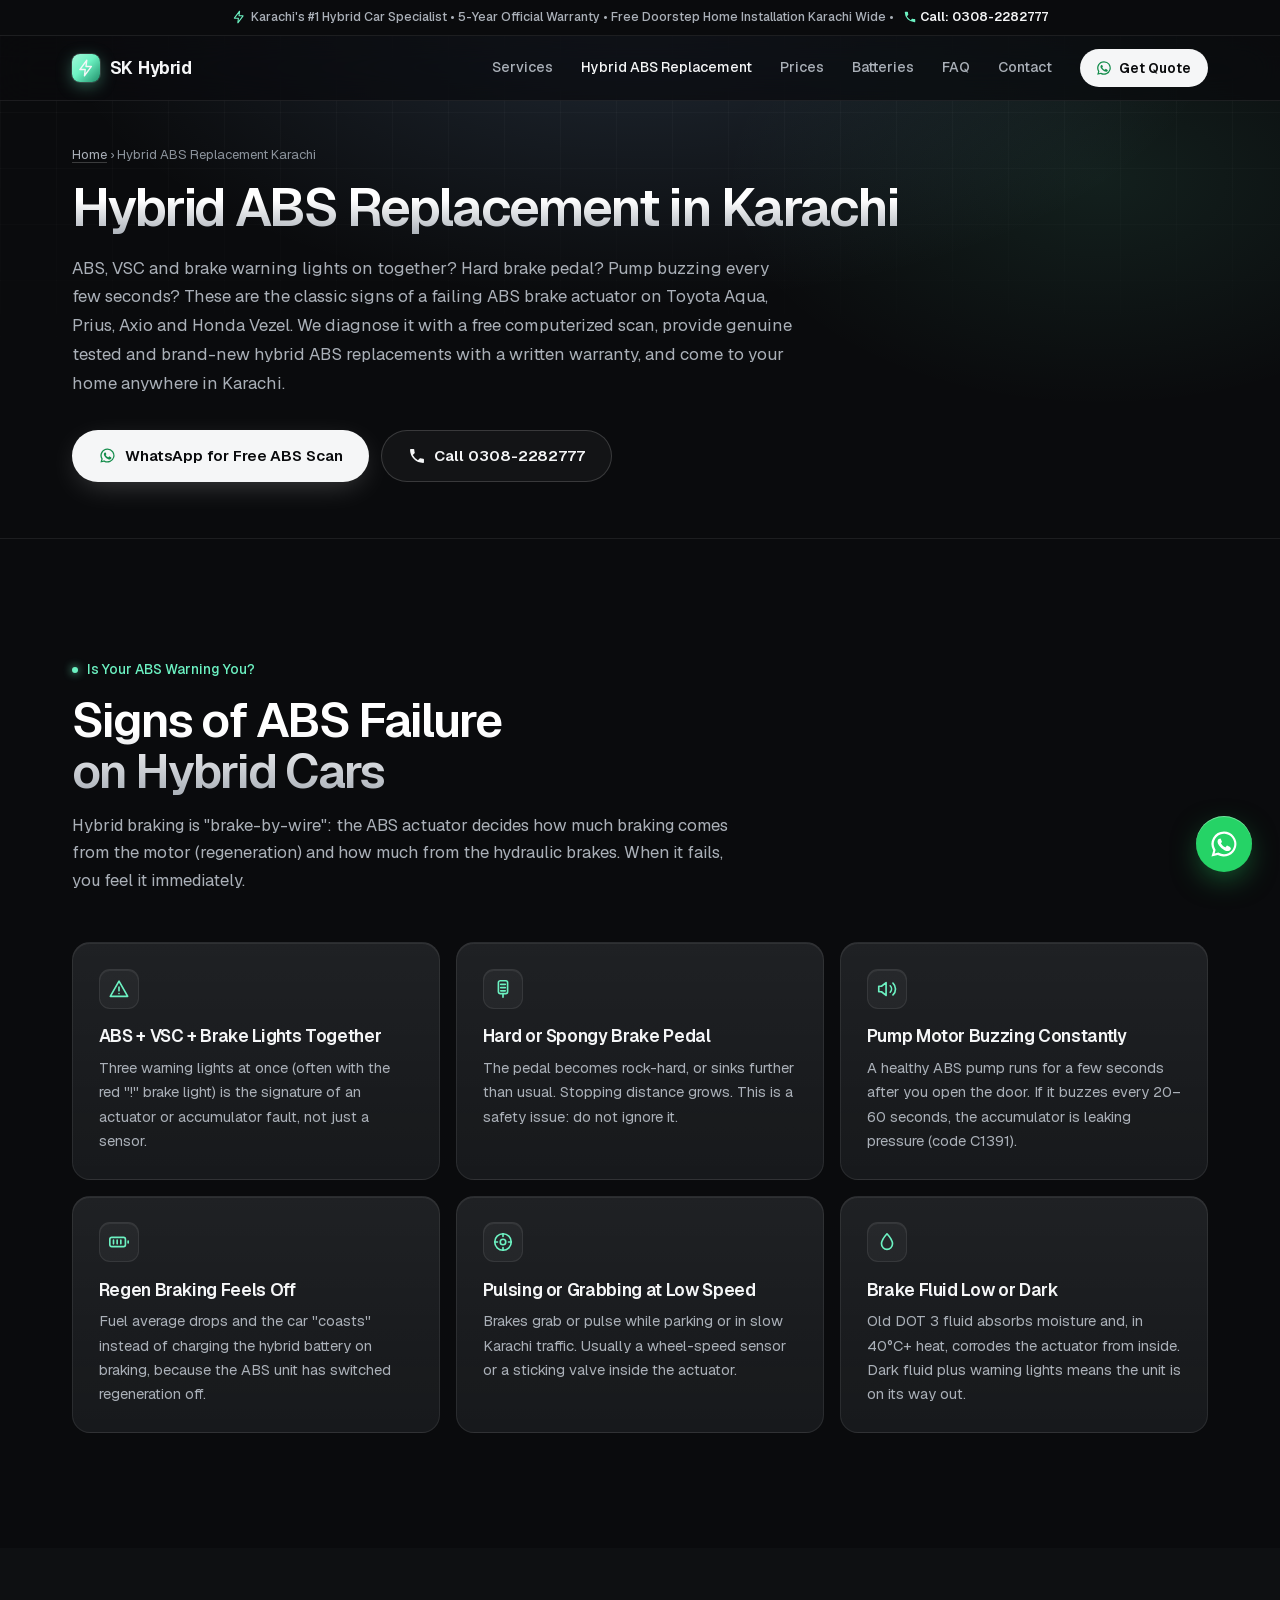
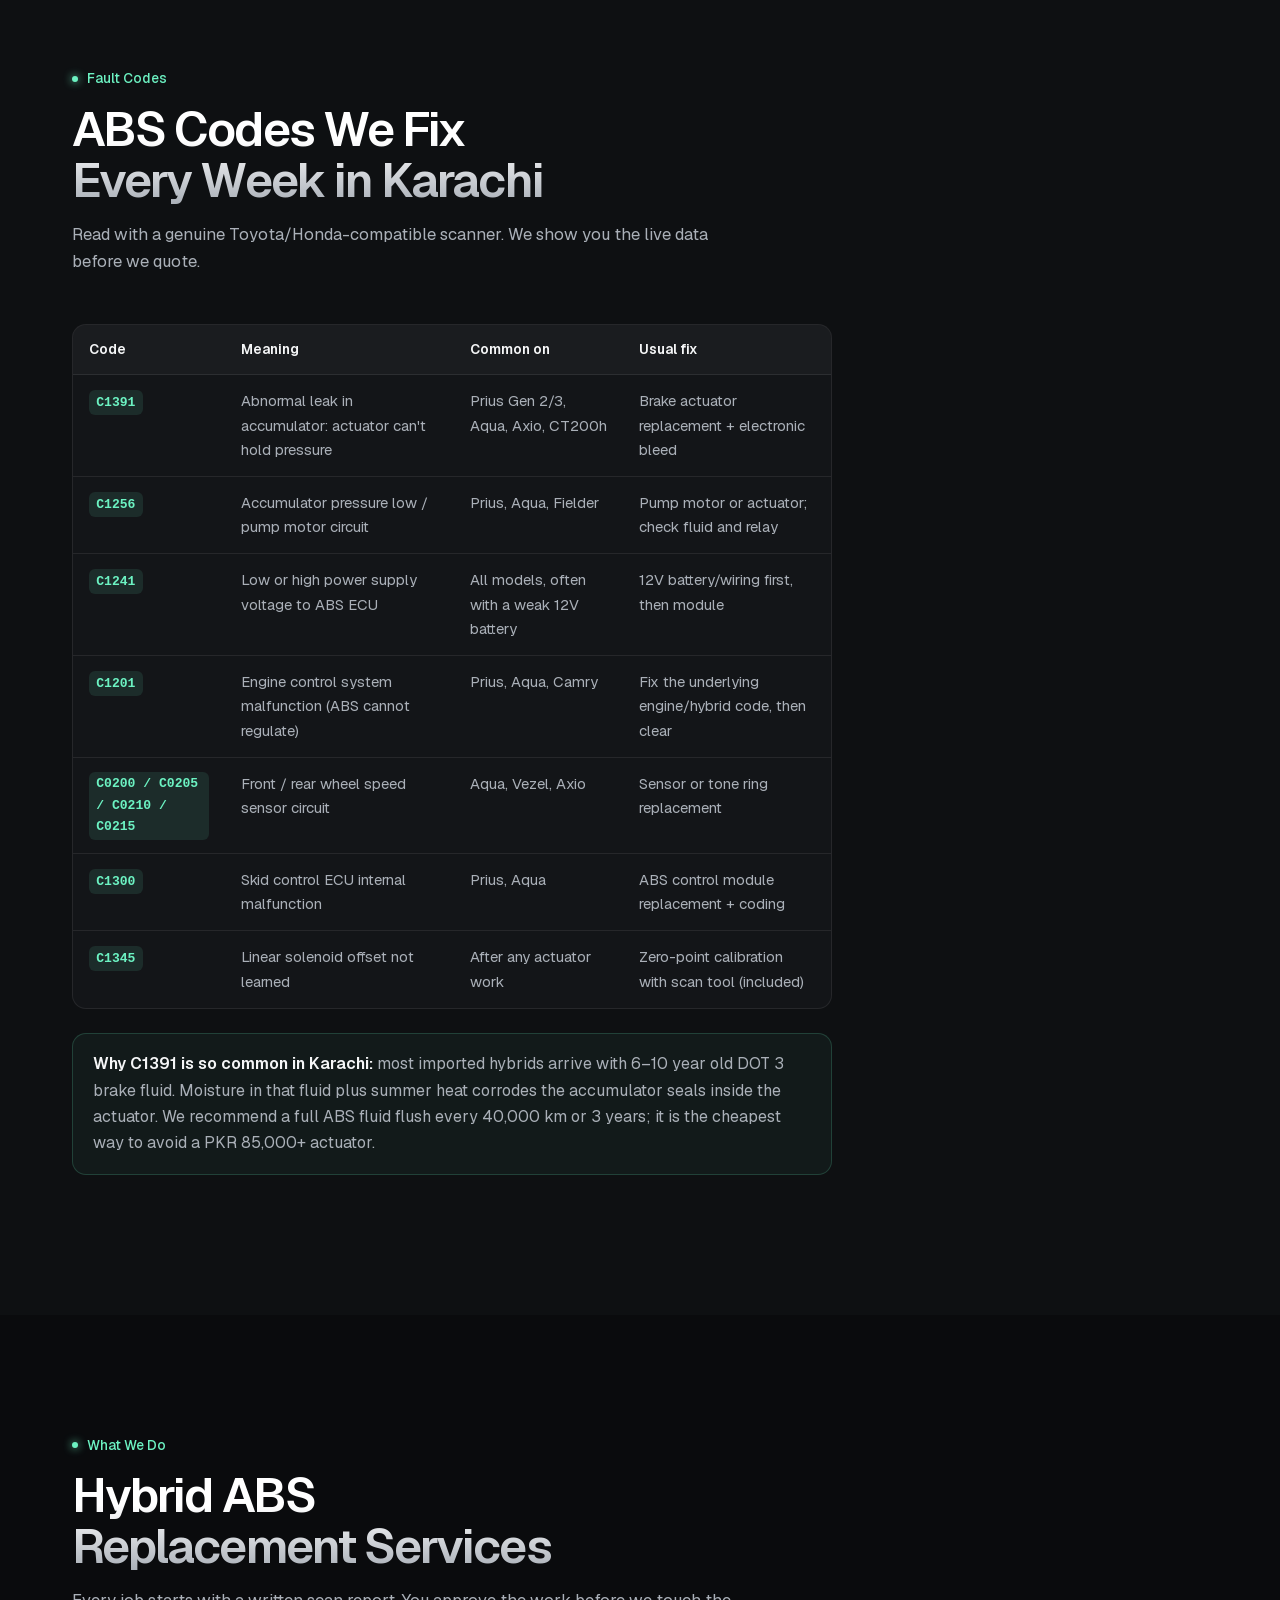
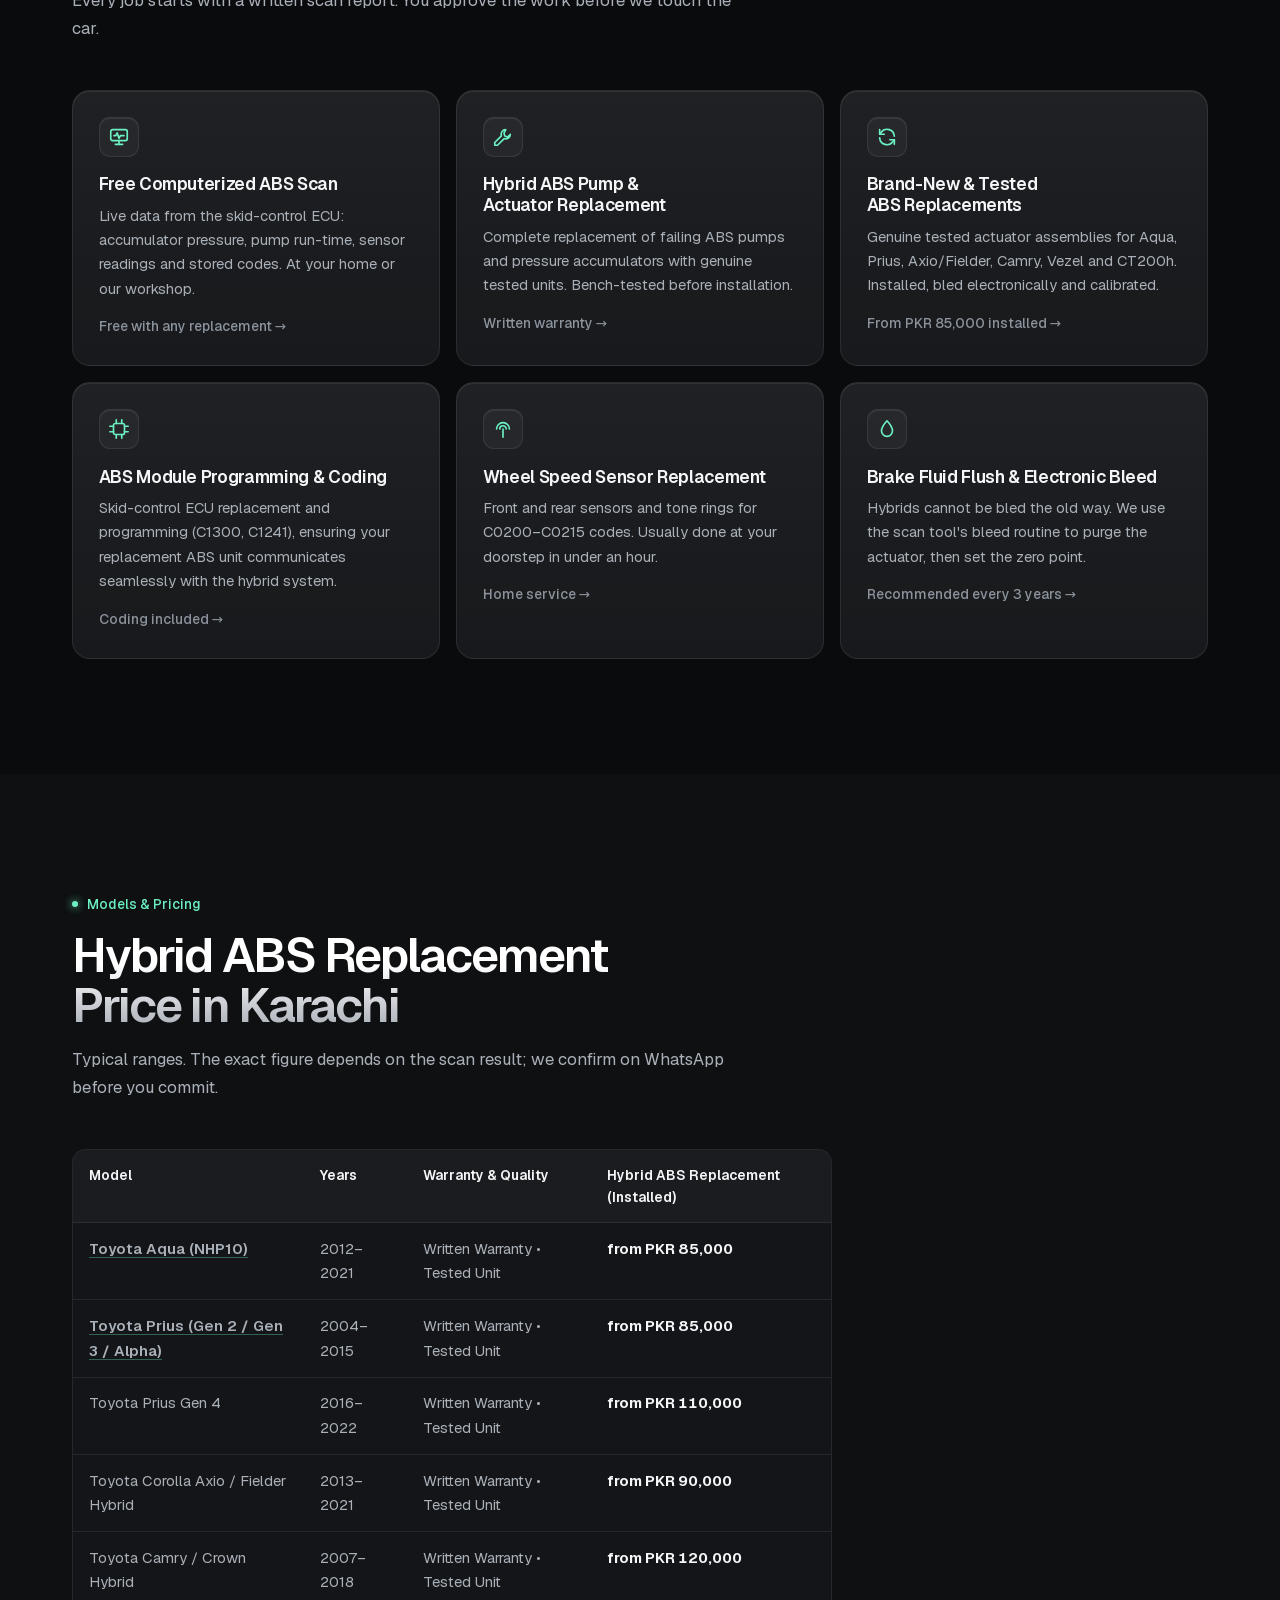
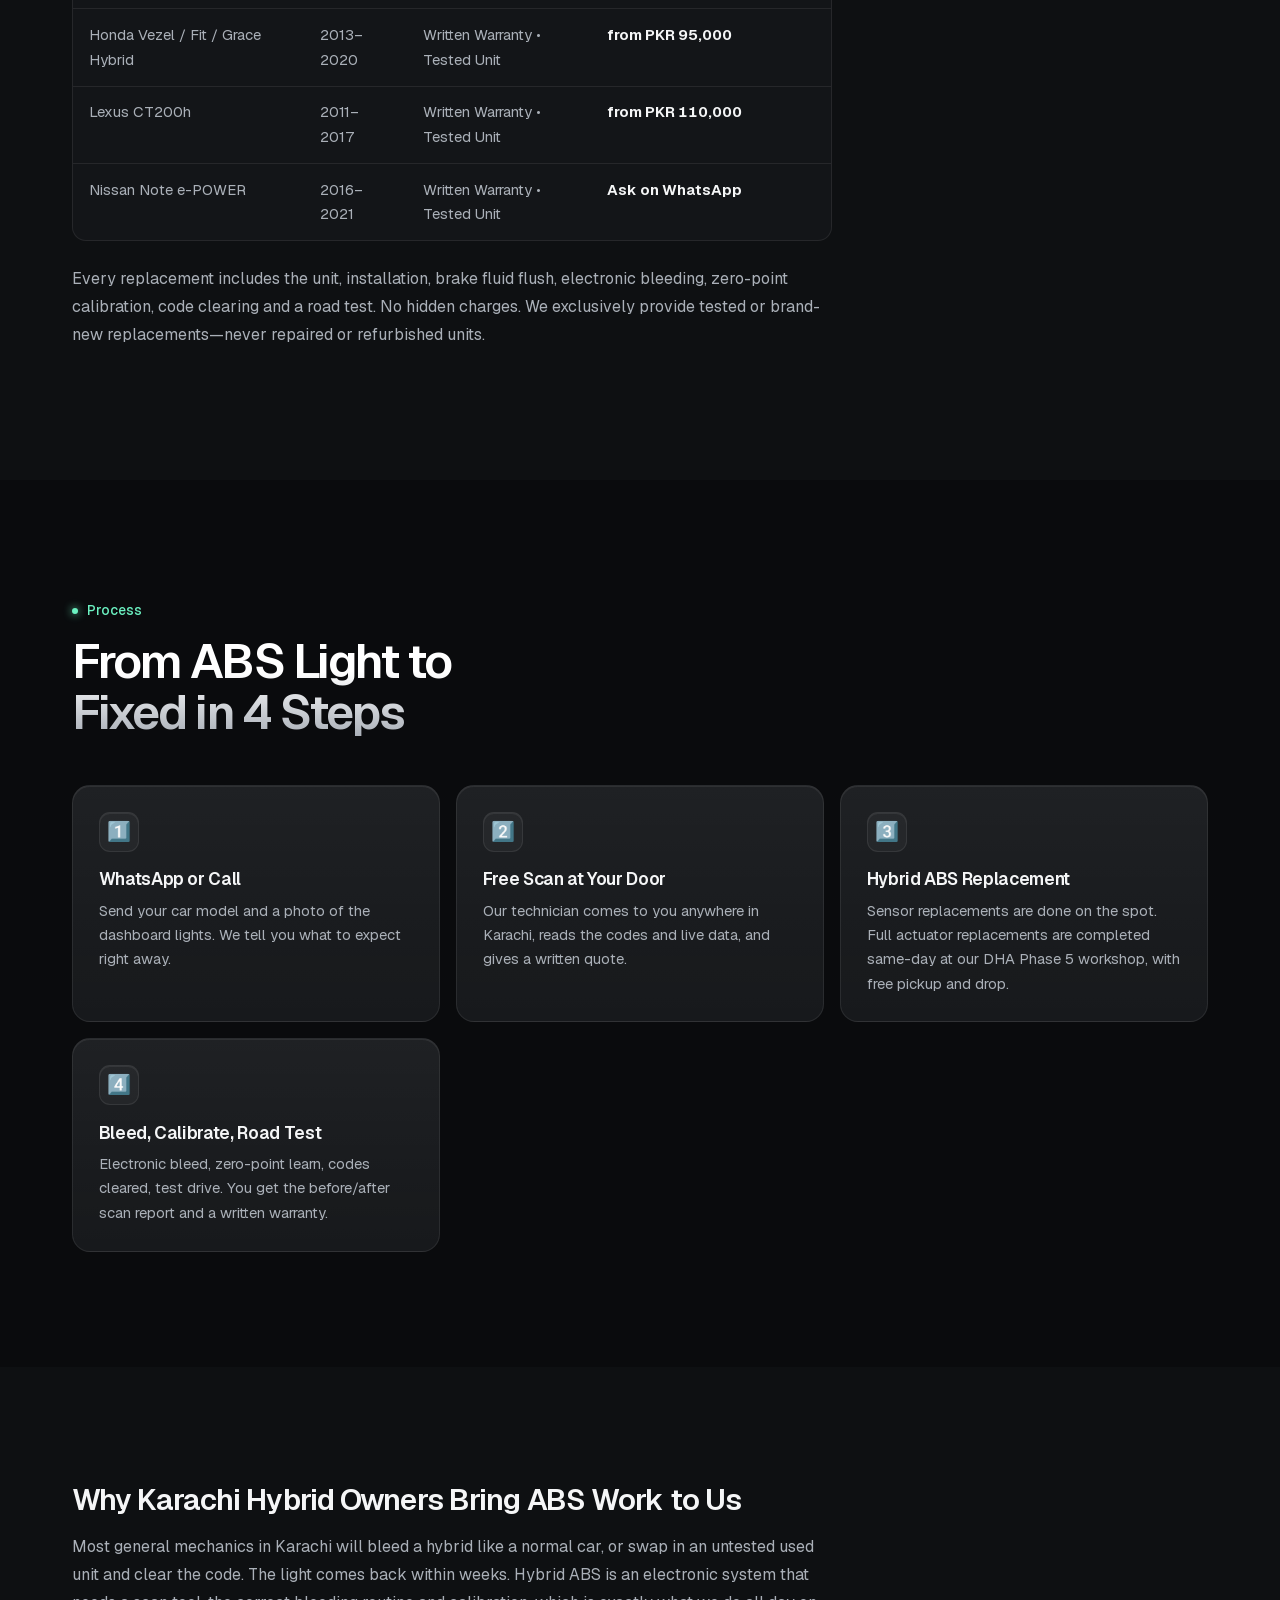
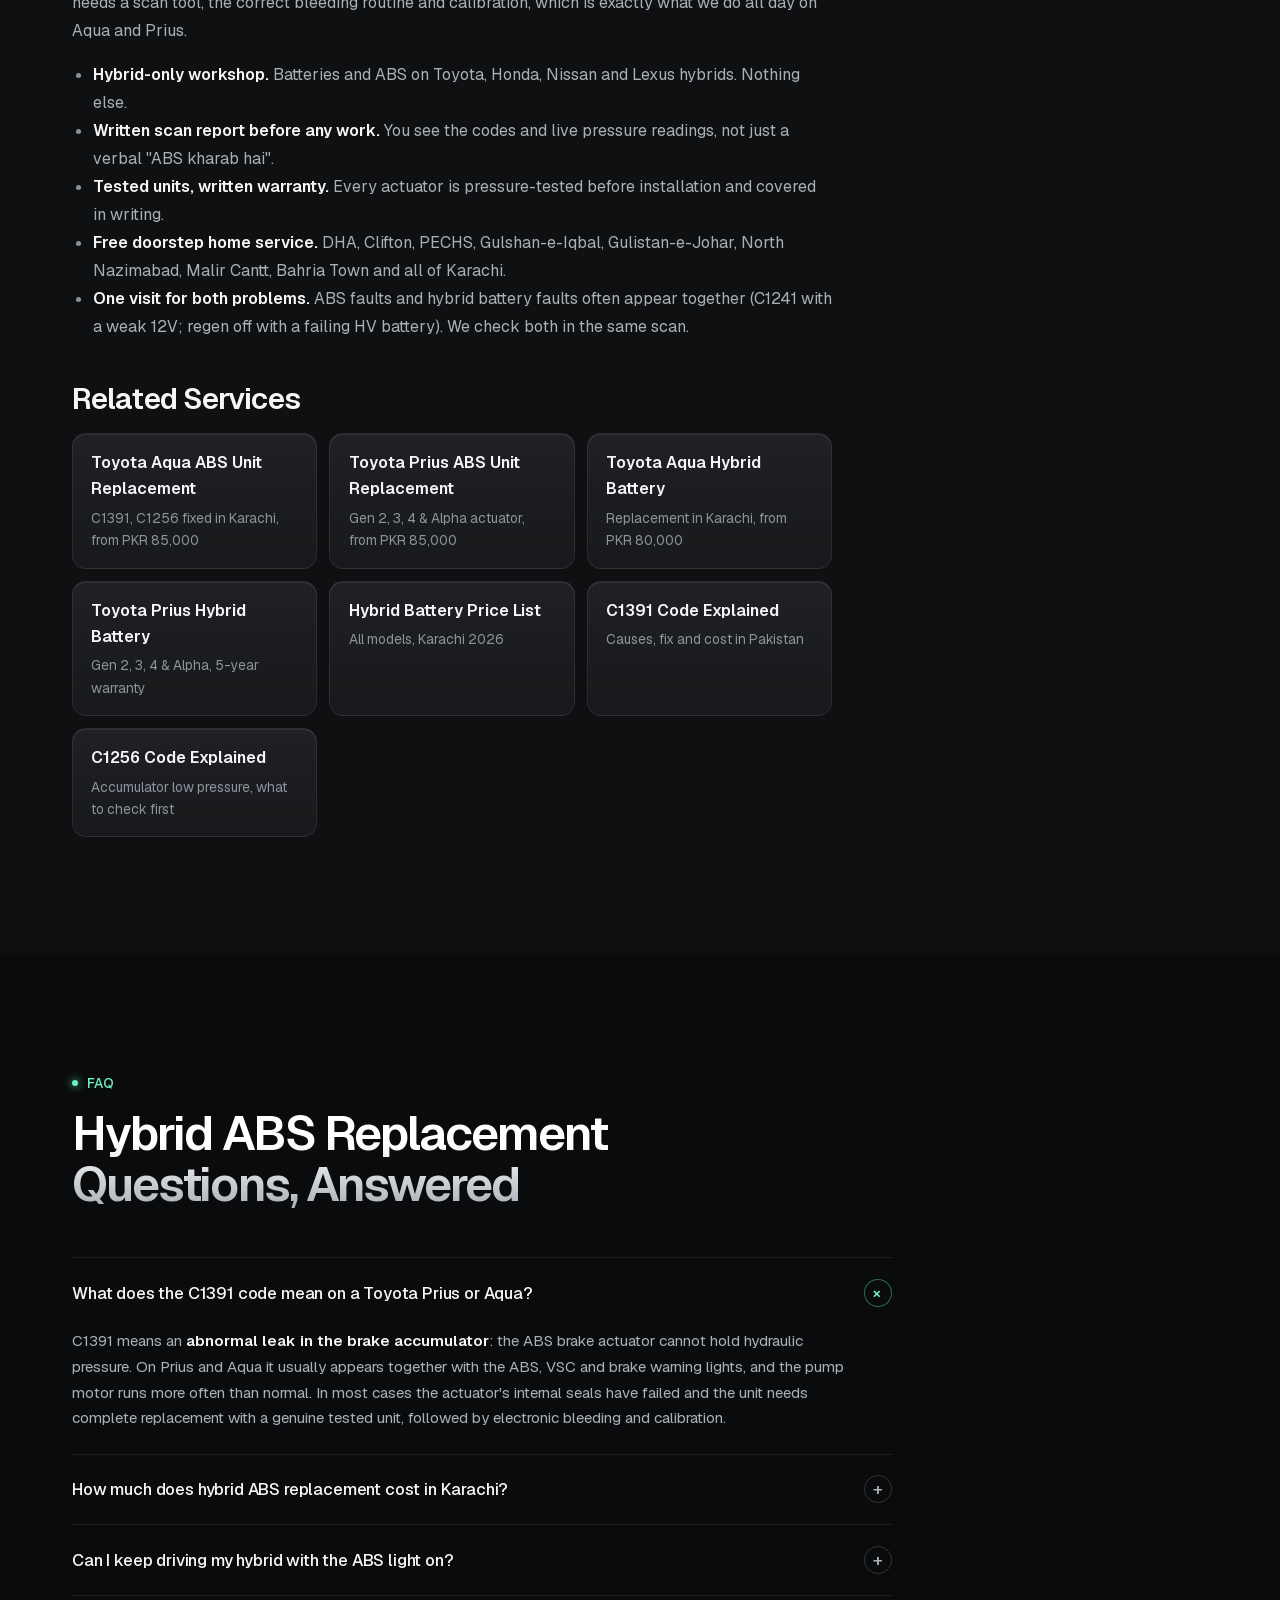
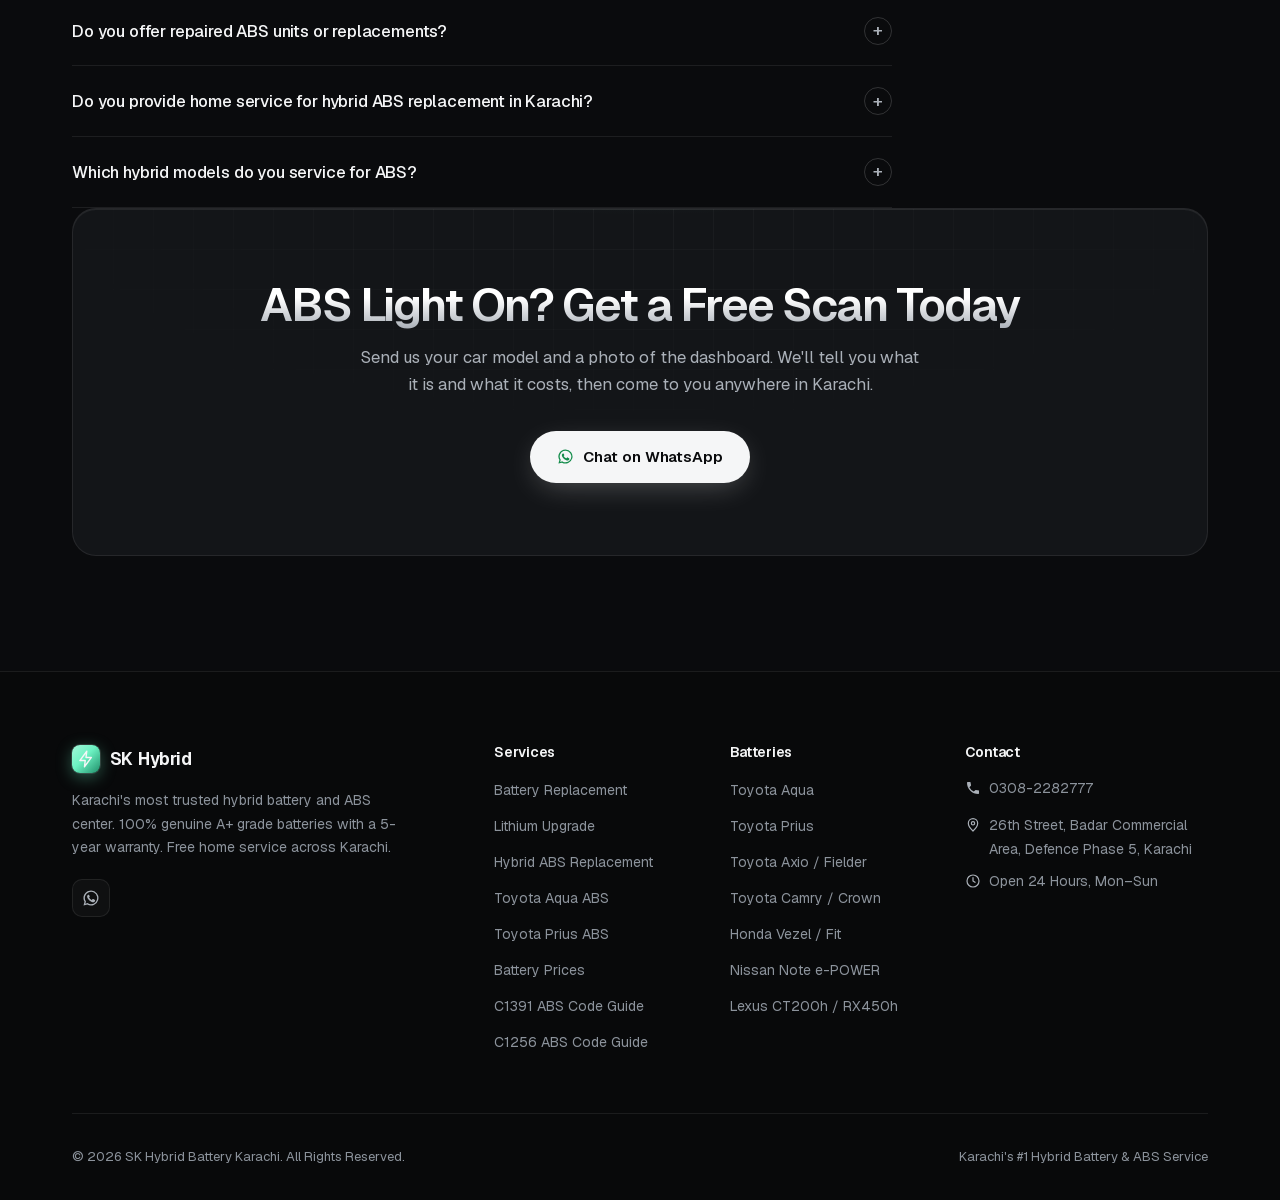
<file: abs-repair-karachi/index.html>
<!DOCTYPE html>
<html lang="en" dir="ltr">
<head>
  <meta charset="UTF-8">
  <meta name="viewport" content="width=device-width, initial-scale=1.0">

  <!-- SEO Meta Tags -->
  <title>Hybrid ABS Replacement in Karachi | Prius, Aqua, Vezel | SK Hybrid Battery</title>
  <meta name="description" content="Genuine hybrid ABS replacement in Karachi. Brand-new and tested ABS actuators for Aqua, Prius, Axio, Vezel. C1391 & C1256 resolved with written warranty. Free scan.">
  <meta name="robots" content="index, follow, max-image-preview:large, max-snippet:-1">
  <link rel="canonical" href="https://www.skhybridbatterys.com/abs-repair-karachi/">

  <!-- Open Graph -->
  <meta property="og:locale" content="en_US">
  <meta property="og:type" content="article">
  <meta property="og:title" content="Hybrid ABS Replacement in Karachi | SK Hybrid Battery">
  <meta property="og:description" content="Brand-new & tested hybrid ABS replacement for Toyota Aqua, Prius, Axio, Vezel in Karachi. Fault codes C1391, C1256 resolved. Free scan, written warranty.">
  <meta property="og:url" content="https://www.skhybridbatterys.com/abs-repair-karachi/">
  <meta property="og:site_name" content="SK Hybrid Battery Karachi">
  <meta property="og:image" content="https://www.skhybridbatterys.com/images/hero-battery.jpg">
  <meta name="twitter:card" content="summary_large_image">
  <meta name="twitter:title" content="Hybrid ABS Replacement in Karachi | SK Hybrid Battery">
  <meta name="twitter:description" content="C1391, C1256, C1241 and ABS warning lights fixed on Aqua, Prius, Axio, Vezel. Free doorstep home service in Karachi.">

  <link rel="icon" href="/favicon.ico" sizes="48x48">
  <link rel="icon" href="/favicon.svg" type="image/svg+xml">
  <link rel="icon" href="/favicon-96.png" type="image/png" sizes="96x96">
  <link rel="apple-touch-icon" href="/apple-touch-icon.png">
  <link rel="manifest" href="/site.webmanifest">
  <link rel="preload" href="/fonts/geist-latin.woff2" as="font" type="font/woff2" crossorigin>
  <link rel="stylesheet" href="/style.css">

  <!-- Google Ads & Conversion Tracking -->
  <script async src="https://www.googletagmanager.com/gtag/js?id=AW-18432583532"></script>
  <script>
    window.dataLayer = window.dataLayer || [];
    function gtag(){dataLayer.push(arguments);}
    gtag('js', new Date());
    gtag('config', 'AW-18432583532');
    function trackAdConversion(type, label) {
      // Google Analytics 4: same clicks as named events (GA4 is loaded through the Ads Google tag)
      if (typeof gtag === 'function' && type !== 'quote-calculator-submit') {
        var gaEvent = /call/.test(type) ? 'click_call' : /direction/.test(type) ? 'click_directions' : type === 'quote_calculator_submit' ? 'quote_request' : 'click_whatsapp';
        gtag('event', gaEvent, { send_to: 'G-RZLM8SD3V3', button_id: type, button_text: String(label || '').slice(0, 100) });
      }
      if (typeof gtag === 'function' && !/direction/.test(type)) { // Directions taps are not leads: GA4 only, not a Google Ads conversion
        gtag('event', 'conversion', { 'send_to': 'AW-18432583532/qbc3CPTk2_UcEOzOq9VE', 'event_category': 'Leads', 'event_label': label || 'SK Hybrid Contact' });
      }
    }
    function gtag_report_conversion(url) {
      var callback = function () { if (typeof(url) != 'undefined') { window.location = url; } };
      if (typeof gtag === 'function') { gtag('event', 'conversion', { 'send_to': 'AW-18432583532/qbc3CPTk2_UcEOzOq9VE', 'event_callback': callback }); }
      return false;
    }
  </script>

  <!-- Schema.org: Service + FAQPage + Breadcrumbs -->
  <script type="application/ld+json">
  {
    "@context": "https://schema.org",
    "@graph": [
      {
        "@type": "Service",
        "@id": "https://www.skhybridbatterys.com/abs-repair-karachi/#service",
        "name": "Hybrid ABS Replacement in Karachi",
        "serviceType": "Hybrid ABS Replacement",
        "url": "https://www.skhybridbatterys.com/abs-repair-karachi/",
        "description": "Diagnosis and complete replacement of ABS pumps, brake actuators and ABS modules on hybrid cars (Toyota Aqua, Prius, Axio, Fielder, Camry, Honda Vezel, Fit, Nissan Note e-POWER) in Karachi, including fault codes C1391, C1256 and C1241.",
        "provider": {
          "@type": "AutoRepair",
          "name": "SK Hybrid Battery Karachi",
          "url": "https://www.skhybridbatterys.com/",
          "telephone": "+92-308-2282777",
          "address": {
            "@type": "PostalAddress",
            "streetAddress": "26th Street, Badar Commercial Area, Defence Phase 5",
            "addressLocality": "Karachi",
            "addressRegion": "Sindh",
            "postalCode": "75500",
            "addressCountry": "PK"
          }
        },
        "areaServed": { "@type": "City", "name": "Karachi" },
        "availableChannel": {
          "@type": "ServiceChannel",
          "serviceUrl": "https://wa.me/923082282777",
          "servicePhone": "+92-308-2282777"
        }
      },
      {
        "@type": "BreadcrumbList",
        "itemListElement": [
          { "@type": "ListItem", "position": 1, "name": "Home", "item": "https://www.skhybridbatterys.com/" },
          { "@type": "ListItem", "position": 2, "name": "Hybrid ABS Replacement Karachi", "item": "https://www.skhybridbatterys.com/abs-repair-karachi/" }
        ]
      },
      {
        "@type": "FAQPage",
        "mainEntity": [
          {
            "@type": "Question",
            "name": "What does the C1391 code mean on a Toyota Prius or Aqua?",
            "acceptedAnswer": { "@type": "Answer", "text": "C1391 means an abnormal leak in the brake accumulator: the ABS brake actuator cannot hold hydraulic pressure. On Prius and Aqua it usually appears together with the ABS, VSC and brake warning lights, and the pump motor runs more often than normal. In most cases the actuator's internal seals have failed and the unit needs complete replacement with a genuine tested unit, followed by electronic bleeding and calibration." }
          },
          {
            "@type": "Question",
            "name": "How much does hybrid ABS replacement cost in Karachi?",
            "acceptedAnswer": { "@type": "Answer", "text": "Prices depend on the vehicle model. A genuine hybrid ABS replacement for Toyota Aqua or Prius starts from around PKR 85,000, including installation, electronic bleeding, zero-point calibration and code clearing. We exclusively provide complete replacements—never repaired or refurbished units—backed by a written warranty." }
          },
          {
            "@type": "Question",
            "name": "Can I keep driving my hybrid with the ABS light on?",
            "acceptedAnswer": { "@type": "Answer", "text": "You can usually drive slowly to a workshop, but it is not safe to keep driving. On hybrids the ABS unit also controls regenerative braking and brake pressure; a failing actuator can leave you with a hard pedal and a much longer stopping distance. If the pedal feels hard or the pump buzzes constantly, stop and call us for doorstep service." }
          },
          {
            "@type": "Question",
            "name": "Do you offer repaired ABS units or replacements?",
            "acceptedAnswer": { "@type": "Answer", "text": "We exclusively offer complete hybrid ABS replacements (brand-new and genuine tested units). We never sell or install repaired or refurbished units because repaired accumulator seals rarely provide long-term reliability in Karachi's driving conditions. Every unit is bench-tested and backed by a written warranty." }
          },
          {
            "@type": "Question",
            "name": "Do you provide home service for hybrid ABS replacement in Karachi?",
            "acceptedAnswer": { "@type": "Answer", "text": "Yes. Our mobile team carries a diagnostic scanner to perform the complete scan and sensor replacements at your doorstep anywhere in Karachi, free of charge. Full actuator replacements are done at our DHA Phase 5 workshop with free pickup and drop." }
          },
          {
            "@type": "Question",
            "name": "Which hybrid models do you service for ABS?",
            "acceptedAnswer": { "@type": "Answer", "text": "Toyota Aqua, Prius (Gen 2, 3, 4 and Alpha), Corolla Axio and Fielder Hybrid, Camry and Crown Hybrid, C-HR, Vitz Hybrid, Honda Vezel, Fit and Grace, Nissan Note e-POWER, and Lexus CT200h. If your hybrid is not listed, call us; we can almost always source the unit." }
          }
        ]
      }
    ]
  }
  </script>
</head>

<body>
  <!-- ==================== HEADER ==================== -->
  <header class="site-header" id="site-header">
    <div class="announcement-bar" role="banner">
      <span class="ic ic-bolt" aria-hidden="true"></span> <span class="ab-full">Karachi's #1 Hybrid Car Specialist • </span>5-Year Official Warranty • Free Doorstep Home Installation<span class="ab-full"> Karachi Wide</span> • <a href="tel:+923082282777" data-track="call-header"><span class="ic ic-phone" aria-hidden="true"></span> Call: 0308-2282777</a>
    </div>

    <nav class="navbar" id="navbar" role="navigation" aria-label="Main navigation">
      <div class="container">
        <a href="/" class="logo" id="site-logo" aria-label="SK Hybrid Battery – Home">
          <div class="logo-icon"><span class="ic ic-bolt" aria-hidden="true"></span></div>
          SK<span>Hybrid</span>
        </a>

        <div class="nav-links" id="nav-links" role="menubar">
          <a href="/#services" role="menuitem">Services</a>
          <a href="/abs-repair-karachi/" role="menuitem" class="active">Hybrid ABS Replacement</a>
          <a href="/hybrid-battery-price-karachi/" role="menuitem">Prices</a>
          <a href="/#products" role="menuitem">Batteries</a>
          <a href="/#faq" role="menuitem">FAQ</a>
          <a href="/#contact" role="menuitem">Contact</a>
          <a href="https://wa.me/923082282777?text=Hi%20SK%20Hybrid%20Battery%2C%20my%20hybrid%20has%20an%20ABS%20problem%20in%20Karachi" class="nav-cta" role="menuitem" target="_blank" rel="noopener" data-track="whatsapp-nav"><span class="ic ic-whatsapp" aria-hidden="true"></span> Get Quote</a>
        </div>

        <button class="mobile-toggle" id="mobile-toggle" aria-label="Toggle menu" aria-expanded="false">
          <span></span><span></span><span></span>
        </button>
      </div>
    </nav>
  </header>
  <div class="nav-overlay" id="nav-overlay"></div>

  <!-- ==================== PAGE HERO ==================== -->
  <section class="page-hero" id="top">
    <div class="container">
      <nav class="breadcrumb" aria-label="Breadcrumb"><a href="/">Home</a> › Hybrid ABS Replacement Karachi</nav>
      <h1>Hybrid ABS Replacement in Karachi</h1>
      <p class="lead">ABS, VSC and brake warning lights on together? Hard brake pedal? Pump buzzing every few seconds? These are the classic signs of a failing ABS brake actuator on Toyota Aqua, Prius, Axio and Honda Vezel. We diagnose it with a free computerized scan, provide genuine tested and brand-new hybrid ABS replacements with a written warranty, and come to your home anywhere in Karachi.</p>
      <div class="hero-actions">
        <a href="https://wa.me/923082282777?text=Hi%20SK%20Hybrid%20Battery%2C%20my%20hybrid%20has%20an%20ABS%20warning%20light%20in%20Karachi.%20Please%20quote%20for%20replacement." class="btn btn-primary" target="_blank" rel="noopener" data-track="abs-hero-whatsapp"><span class="ic ic-whatsapp" aria-hidden="true"></span> WhatsApp for Free ABS Scan</a>
        <a href="tel:+923082282777" class="btn btn-secondary" data-track="abs-hero-call"><span class="ic ic-phone" aria-hidden="true"></span> Call 0308-2282777</a>
      </div>
    </div>
  </section>

  <!-- ==================== SYMPTOMS ==================== -->
  <section class="section" id="symptoms">
    <div class="container">
      <div class="section-header reveal">
        <div class="section-label">Is Your ABS Warning You?</div>
        <h2>Signs of ABS Failure on Hybrid Cars</h2>
        <p>Hybrid braking is "brake-by-wire": the ABS actuator decides how much braking comes from the motor (regeneration) and how much from the hydraulic brakes. When it fails, you feel it immediately.</p>
      </div>

      <div class="services-grid">
        <div class="service-card reveal">
          <div class="service-icon"><span class="ic ic-alert" aria-hidden="true"></span></div>
          <h3>ABS + VSC + Brake Lights Together</h3>
          <p>Three warning lights at once (often with the red "!" brake light) is the signature of an actuator or accumulator fault, not just a sensor.</p>
        </div>
        <div class="service-card reveal">
          <div class="service-icon"><span class="ic ic-pedal" aria-hidden="true"></span></div>
          <h3>Hard or Spongy Brake Pedal</h3>
          <p>The pedal becomes rock-hard, or sinks further than usual. Stopping distance grows. This is a safety issue: do not ignore it.</p>
        </div>
        <div class="service-card reveal">
          <div class="service-icon"><span class="ic ic-sound" aria-hidden="true"></span></div>
          <h3>Pump Motor Buzzing Constantly</h3>
          <p>A healthy ABS pump runs for a few seconds after you open the door. If it buzzes every 20–60 seconds, the accumulator is leaking pressure (code C1391).</p>
        </div>
        <div class="service-card reveal">
          <div class="service-icon"><span class="ic ic-battery" aria-hidden="true"></span></div>
          <h3>Regen Braking Feels Off</h3>
          <p>Fuel average drops and the car "coasts" instead of charging the hybrid battery on braking, because the ABS unit has switched regeneration off.</p>
        </div>
        <div class="service-card reveal">
          <div class="service-icon"><span class="ic ic-disc" aria-hidden="true"></span></div>
          <h3>Pulsing or Grabbing at Low Speed</h3>
          <p>Brakes grab or pulse while parking or in slow Karachi traffic. Usually a wheel-speed sensor or a sticking valve inside the actuator.</p>
        </div>
        <div class="service-card reveal">
          <div class="service-icon"><span class="ic ic-drop" aria-hidden="true"></span></div>
          <h3>Brake Fluid Low or Dark</h3>
          <p>Old DOT 3 fluid absorbs moisture and, in 40°C+ heat, corrodes the actuator from inside. Dark fluid plus warning lights means the unit is on its way out.</p>
        </div>
      </div>
    </div>
  </section>

  <!-- ==================== FAULT CODES ==================== -->
  <section class="section" id="codes" style="background: var(--bg-secondary);">
    <div class="container">
      <div class="section-header reveal">
        <div class="section-label">Fault Codes</div>
        <h2>ABS Codes We Fix Every Week in Karachi</h2>
        <p>Read with a genuine Toyota/Honda-compatible scanner. We show you the live data before we quote.</p>
      </div>

      <div class="prose reveal">
        <div class="table-wrap">
          <table class="price-table">
            <thead>
              <tr><th>Code</th><th>Meaning</th><th>Common on</th><th>Usual fix</th></tr>
            </thead>
            <tbody>
              <tr><td data-label="Code"><a href="/c1391-code-toyota-prius-aqua/"><span class="code-chip">C1391</span></a></td><td class="wide" data-label="Meaning">Abnormal leak in accumulator: actuator can't hold pressure</td><td class="wide" data-label="Common on">Prius Gen 2/3, Aqua, Axio, CT200h</td><td class="wide" data-label="Usual fix">Brake actuator replacement + electronic bleed</td></tr>
              <tr><td data-label="Code"><a href="/c1256-code-toyota-prius-aqua/"><span class="code-chip">C1256</span></a></td><td class="wide" data-label="Meaning">Accumulator pressure low / pump motor circuit</td><td class="wide" data-label="Common on">Prius, Aqua, Fielder</td><td class="wide" data-label="Usual fix">Pump motor or actuator; check fluid and relay</td></tr>
              <tr><td data-label="Code"><span class="code-chip">C1241</span></td><td class="wide" data-label="Meaning">Low or high power supply voltage to ABS ECU</td><td class="wide" data-label="Common on">All models, often with a weak 12V battery</td><td class="wide" data-label="Usual fix">12V battery/wiring first, then module</td></tr>
              <tr><td data-label="Code"><span class="code-chip">C1201</span></td><td class="wide" data-label="Meaning">Engine control system malfunction (ABS cannot regulate)</td><td class="wide" data-label="Common on">Prius, Aqua, Camry</td><td class="wide" data-label="Usual fix">Fix the underlying engine/hybrid code, then clear</td></tr>
              <tr><td data-label="Code"><span class="code-chip">C0200 / C0205 / C0210 / C0215</span></td><td class="wide" data-label="Meaning">Front / rear wheel speed sensor circuit</td><td class="wide" data-label="Common on">Aqua, Vezel, Axio</td><td class="wide" data-label="Usual fix">Sensor or tone ring replacement</td></tr>
              <tr><td data-label="Code"><span class="code-chip">C1300</span></td><td class="wide" data-label="Meaning">Skid control ECU internal malfunction</td><td class="wide" data-label="Common on">Prius, Aqua</td><td class="wide" data-label="Usual fix">ABS control module replacement + coding</td></tr>
              <tr><td data-label="Code"><span class="code-chip">C1345</span></td><td class="wide" data-label="Meaning">Linear solenoid offset not learned</td><td class="wide" data-label="Common on">After any actuator work</td><td class="wide" data-label="Usual fix">Zero-point calibration with scan tool (included)</td></tr>
            </tbody>
          </table>
        </div>
        <div class="note-box">
          <strong>Why C1391 is so common in Karachi:</strong> most imported hybrids arrive with 6–10 year old DOT 3 brake fluid. Moisture in that fluid plus summer heat corrodes the accumulator seals inside the actuator. We recommend a full ABS fluid flush every 40,000 km or 3 years; it is the cheapest way to avoid a PKR 85,000+ actuator.
        </div>
      </div>
    </div>
  </section>

  <!-- ==================== SERVICES ==================== -->
  <section class="section" id="abs-services">
    <div class="container">
      <div class="section-header reveal">
        <div class="section-label">What We Do</div>
        <h2>Hybrid ABS Replacement Services</h2>
        <p>Every job starts with a written scan report. You approve the work before we touch the car.</p>
      </div>

      <div class="services-grid">
        <div class="service-card reveal">
          <div class="service-icon"><span class="ic ic-scan" aria-hidden="true"></span></div>
          <h3>Free Computerized ABS Scan</h3>
          <p>Live data from the skid-control ECU: accumulator pressure, pump run-time, sensor readings and stored codes. At your home or our workshop.</p>
          <span class="service-link">Free with any replacement →</span>
        </div>
        <div class="service-card reveal">
          <div class="service-icon"><span class="ic ic-wrench" aria-hidden="true"></span></div>
          <h3>Hybrid ABS Pump &amp; Actuator Replacement</h3>
          <p>Complete replacement of failing ABS pumps and pressure accumulators with genuine tested units. Bench-tested before installation.</p>
          <span class="service-link">Written warranty →</span>
        </div>
        <div class="service-card reveal">
          <div class="service-icon"><span class="ic ic-refresh" aria-hidden="true"></span></div>
          <h3>Brand-New &amp; Tested ABS Replacements</h3>
          <p>Genuine tested actuator assemblies for Aqua, Prius, Axio/Fielder, Camry, Vezel and CT200h. Installed, bled electronically and calibrated.</p>
          <span class="service-link">From PKR 85,000 installed →</span>
        </div>
        <div class="service-card reveal">
          <div class="service-icon"><span class="ic ic-chip" aria-hidden="true"></span></div>
          <h3>ABS Module Programming &amp; Coding</h3>
          <p>Skid-control ECU replacement and programming (C1300, C1241), ensuring your replacement ABS unit communicates seamlessly with the hybrid system.</p>
          <span class="service-link">Coding included →</span>
        </div>
        <div class="service-card reveal">
          <div class="service-icon"><span class="ic ic-signal" aria-hidden="true"></span></div>
          <h3>Wheel Speed Sensor Replacement</h3>
          <p>Front and rear sensors and tone rings for C0200–C0215 codes. Usually done at your doorstep in under an hour.</p>
          <span class="service-link">Home service →</span>
        </div>
        <div class="service-card reveal">
          <div class="service-icon"><span class="ic ic-drop" aria-hidden="true"></span></div>
          <h3>Brake Fluid Flush &amp; Electronic Bleed</h3>
          <p>Hybrids cannot be bled the old way. We use the scan tool's bleed routine to purge the actuator, then set the zero point.</p>
          <span class="service-link">Recommended every 3 years →</span>
        </div>
      </div>
    </div>
  </section>

  <!-- ==================== MODELS + PRICES ==================== -->
  <section class="section" id="abs-prices" style="background: var(--bg-secondary);">
    <div class="container">
      <div class="section-header reveal">
        <div class="section-label">Models &amp; Pricing</div>
        <h2>Hybrid ABS Replacement Price in Karachi</h2>
        <p>Typical ranges. The exact figure depends on the scan result; we confirm on WhatsApp before you commit.</p>
      </div>

      <div class="prose reveal">
        <div class="table-wrap">
          <!-- PRICE: confirm these figures with the owner before publishing -->
          <table class="price-table">
            <thead>
              <tr><th>Model</th><th>Years</th><th>Warranty &amp; Quality</th><th>Hybrid ABS Replacement (Installed)</th></tr>
            </thead>
            <tbody>
              <tr><td data-label="Model"><a href="/toyota-aqua-abs-karachi/" style="color:var(--mint);font-weight:600;">Toyota Aqua (NHP10)</a></td><td data-label="Years">2012–2021</td><td class="wide" data-label="Warranty &amp; Quality">Written Warranty • Tested Unit</td><td class="price wide" data-label="Hybrid ABS Replacement (Installed)">from PKR 85,000</td></tr>
              <tr><td data-label="Model"><a href="/toyota-prius-abs-karachi/" style="color:var(--mint);font-weight:600;">Toyota Prius (Gen 2 / Gen 3 / Alpha)</a></td><td data-label="Years">2004–2015</td><td class="wide" data-label="Warranty &amp; Quality">Written Warranty • Tested Unit</td><td class="price wide" data-label="Hybrid ABS Replacement (Installed)">from PKR 85,000</td></tr>
              <tr><td data-label="Model">Toyota Prius Gen 4</td><td data-label="Years">2016–2022</td><td class="wide" data-label="Warranty &amp; Quality">Written Warranty • Tested Unit</td><td class="price wide" data-label="Hybrid ABS Replacement (Installed)">from PKR 110,000</td></tr>
              <tr><td data-label="Model">Toyota Corolla Axio / Fielder Hybrid</td><td data-label="Years">2013–2021</td><td class="wide" data-label="Warranty &amp; Quality">Written Warranty • Tested Unit</td><td class="price wide" data-label="Hybrid ABS Replacement (Installed)">from PKR 90,000</td></tr>
              <tr><td data-label="Model">Toyota Camry / Crown Hybrid</td><td data-label="Years">2007–2018</td><td class="wide" data-label="Warranty &amp; Quality">Written Warranty • Tested Unit</td><td class="price wide" data-label="Hybrid ABS Replacement (Installed)">from PKR 120,000</td></tr>
              <tr><td data-label="Model">Honda Vezel / Fit / Grace Hybrid</td><td data-label="Years">2013–2020</td><td class="wide" data-label="Warranty &amp; Quality">Written Warranty • Tested Unit</td><td class="price wide" data-label="Hybrid ABS Replacement (Installed)">from PKR 95,000</td></tr>
              <tr><td data-label="Model">Lexus CT200h</td><td data-label="Years">2011–2017</td><td class="wide" data-label="Warranty &amp; Quality">Written Warranty • Tested Unit</td><td class="price wide" data-label="Hybrid ABS Replacement (Installed)">from PKR 110,000</td></tr>
              <tr><td data-label="Model">Nissan Note e-POWER</td><td data-label="Years">2016–2021</td><td class="wide" data-label="Warranty &amp; Quality">Written Warranty • Tested Unit</td><td class="price wide" data-label="Hybrid ABS Replacement (Installed)">Ask on WhatsApp</td></tr>
            </tbody>
          </table>
        </div>
        <p>Every replacement includes the unit, installation, brake fluid flush, electronic bleeding, zero-point calibration, code clearing and a road test. No hidden charges. We exclusively provide tested or brand-new replacements—never repaired or refurbished units.</p>
      </div>
    </div>
  </section>

  <!-- ==================== HOW IT WORKS ==================== -->
  <section class="section" id="process">
    <div class="container">
      <div class="section-header reveal">
        <div class="section-label">Process</div>
        <h2>From ABS Light to Fixed in 4 Steps</h2>
      </div>
      <div class="services-grid">
        <div class="service-card reveal">
          <div class="service-icon">1️⃣</div>
          <h3>WhatsApp or Call</h3>
          <p>Send your car model and a photo of the dashboard lights. We tell you what to expect right away.</p>
        </div>
        <div class="service-card reveal">
          <div class="service-icon">2️⃣</div>
          <h3>Free Scan at Your Door</h3>
          <p>Our technician comes to you anywhere in Karachi, reads the codes and live data, and gives a written quote.</p>
        </div>
        <div class="service-card reveal">
          <div class="service-icon">3️⃣</div>
          <h3>Hybrid ABS Replacement</h3>
          <p>Sensor replacements are done on the spot. Full actuator replacements are completed same-day at our DHA Phase 5 workshop, with free pickup and drop.</p>
        </div>
        <div class="service-card reveal">
          <div class="service-icon">4️⃣</div>
          <h3>Bleed, Calibrate, Road Test</h3>
          <p>Electronic bleed, zero-point learn, codes cleared, test drive. You get the before/after scan report and a written warranty.</p>
        </div>
      </div>
    </div>
  </section>

  <!-- ==================== WHY US ==================== -->
  <section class="section" id="why-abs" style="background: var(--bg-secondary);">
    <div class="container">
      <div class="prose reveal">
        <h2>Why Karachi Hybrid Owners Bring ABS Work to Us</h2>
        <p>Most general mechanics in Karachi will bleed a hybrid like a normal car, or swap in an untested used unit and clear the code. The light comes back within weeks. Hybrid ABS is an electronic system that needs a scan tool, the correct bleeding routine and calibration, which is exactly what we do all day on Aqua and Prius.</p>
        <ul>
          <li><strong>Hybrid-only workshop.</strong> Batteries and ABS on Toyota, Honda, Nissan and Lexus hybrids. Nothing else.</li>
          <li><strong>Written scan report before any work.</strong> You see the codes and live pressure readings, not just a verbal "ABS kharab hai".</li>
          <li><strong>Tested units, written warranty.</strong> Every actuator is pressure-tested before installation and covered in writing.</li>
          <li><strong>Free doorstep home service.</strong> DHA, Clifton, PECHS, Gulshan-e-Iqbal, Gulistan-e-Johar, North Nazimabad, Malir Cantt, Bahria Town and all of Karachi.</li>
          <li><strong>One visit for both problems.</strong> ABS faults and hybrid battery faults often appear together (C1241 with a weak 12V; regen off with a failing HV battery). We check both in the same scan.</li>
        </ul>

        <h2>Related Services</h2>
        <div class="related-links">
          <a href="/toyota-aqua-abs-karachi/">Toyota Aqua ABS Unit Replacement <span>C1391, C1256 fixed in Karachi, from PKR 85,000</span></a>
          <a href="/toyota-prius-abs-karachi/">Toyota Prius ABS Unit Replacement <span>Gen 2, 3, 4 &amp; Alpha actuator, from PKR 85,000</span></a>
          <a href="/toyota-aqua-hybrid-battery-karachi/">Toyota Aqua Hybrid Battery <span>Replacement in Karachi, from PKR 80,000</span></a>
          <a href="/toyota-prius-hybrid-battery-karachi/">Toyota Prius Hybrid Battery <span>Gen 2, 3, 4 &amp; Alpha, 5-year warranty</span></a>
          <a href="/hybrid-battery-price-karachi/">Hybrid Battery Price List <span>All models, Karachi 2026</span></a>
          <a href="/c1391-code-toyota-prius-aqua/">C1391 Code Explained <span>Causes, fix and cost in Pakistan</span></a>
          <a href="/c1256-code-toyota-prius-aqua/">C1256 Code Explained <span>Accumulator low pressure, what to check first</span></a>
        </div>
      </div>
    </div>
  </section>

  <!-- ==================== FAQ ==================== -->
  <section class="section" id="faq">
    <div class="container">
      <div class="section-header reveal">
        <div class="section-label">FAQ</div>
        <h2>Hybrid ABS Replacement Questions, Answered</h2>
      </div>

      <div class="faq-grid reveal">
        <div class="faq-item active">
          <button class="faq-question" aria-expanded="true"><span>What does the C1391 code mean on a Toyota Prius or Aqua?</span><span class="faq-icon">+</span></button>
          <div class="faq-answer"><p>C1391 means an <strong>abnormal leak in the brake accumulator</strong>: the ABS brake actuator cannot hold hydraulic pressure. On Prius and Aqua it usually appears together with the ABS, VSC and brake warning lights, and the pump motor runs more often than normal. In most cases the actuator's internal seals have failed and the unit needs complete replacement with a genuine tested unit, followed by electronic bleeding and calibration.</p></div>
        </div>
        <div class="faq-item">
          <button class="faq-question" aria-expanded="false"><span>How much does hybrid ABS replacement cost in Karachi?</span><span class="faq-icon">+</span></button>
          <div class="faq-answer"><p>It depends on the model. A genuine replacement ABS unit for Toyota Aqua or Prius starts from around <strong>PKR 85,000</strong>, including installation, brake fluid flush, electronic bleeding, calibration and code clearing. We exclusively provide complete replacements—never repaired or refurbished units—backed by a written warranty.</p></div>
        </div>
        <div class="faq-item">
          <button class="faq-question" aria-expanded="false"><span>Can I keep driving my hybrid with the ABS light on?</span><span class="faq-icon">+</span></button>
          <div class="faq-answer"><p>You can usually drive slowly to a workshop, but it is not safe to keep driving. On hybrids the ABS unit also controls regenerative braking and brake pressure; a failing actuator can leave you with a hard pedal and a much longer stopping distance. If the pedal feels hard or the pump buzzes constantly, stop and call us for doorstep service.</p></div>
        </div>
        <div class="faq-item">
          <button class="faq-question" aria-expanded="false"><span>Do you offer repaired ABS units or replacements?</span><span class="faq-icon">+</span></button>
          <div class="faq-answer"><p>We exclusively offer complete hybrid ABS replacements (brand-new and genuine tested units). We never sell or install repaired or refurbished units because repaired accumulator seals rarely provide long-term reliability in Karachi's driving conditions. Every unit is bench-tested and backed by a written warranty.</p></div>
        </div>
        <div class="faq-item">
          <button class="faq-question" aria-expanded="false"><span>Do you provide home service for hybrid ABS replacement in Karachi?</span><span class="faq-icon">+</span></button>
          <div class="faq-answer"><p>Yes. Our mobile team carries a diagnostic scanner to perform the complete scan and sensor replacements at your doorstep anywhere in Karachi, free of charge. Full actuator replacements are done at our DHA Phase 5 workshop with free pickup and drop.</p></div>
        </div>
        <div class="faq-item">
          <button class="faq-question" aria-expanded="false"><span>Which hybrid models do you service for ABS?</span><span class="faq-icon">+</span></button>
          <div class="faq-answer"><p>Toyota Aqua, Prius (Gen 2, 3, 4 and Alpha), Corolla Axio and Fielder Hybrid, Camry and Crown Hybrid, C-HR, Vitz Hybrid, Honda Vezel, Fit and Grace, Nissan Note e-POWER, and Lexus CT200h. If your hybrid is not listed, call us; we can almost always source the unit.</p></div>
        </div>
      </div>

      <!-- CTA Banner -->
      <div class="cta-banner reveal" id="cta-section">
        <h2>ABS Light On? Get a Free Scan Today</h2>
        <p>Send us your car model and a photo of the dashboard. We'll tell you what it is and what it costs, then come to you anywhere in Karachi.</p>
        <a href="https://wa.me/923082282777?text=Hi%20SK%20Hybrid%20Battery%2C%20my%20hybrid%20has%20an%20ABS%20warning%20light.%20Please%20arrange%20a%20free%20scan%20in%20Karachi." class="btn" target="_blank" rel="noopener" data-track="abs-cta-whatsapp"><span class="ic ic-whatsapp" aria-hidden="true"></span> Chat on WhatsApp</a>
      </div>
    </div>
  </section>

  <!-- ==================== FOOTER ==================== -->
  <footer class="footer" id="footer" role="contentinfo">
    <div class="container">
      <div class="footer-grid">
        <div class="footer-about">
          <a href="/" class="logo" aria-label="SK Hybrid Battery – Home"><div class="logo-icon"><span class="ic ic-bolt" aria-hidden="true"></span></div>SK<span>Hybrid</span></a>
          <p>Karachi's most trusted hybrid battery and ABS center. 100% genuine A+ grade batteries with a 5-year warranty. Free home service across Karachi.</p>
          <div class="footer-social">
            <a href="https://wa.me/923082282777" aria-label="WhatsApp" target="_blank" rel="noopener" data-track="footer-whatsapp"><span class="ic ic-whatsapp" aria-hidden="true"></span></a>
          </div>
        </div>
        <div class="footer-column">
          <h4>Services</h4>
          <ul>
            <li><a href="/#services">Battery Replacement</a></li>
            <li><a href="/#services">Lithium Upgrade</a></li>
            <li><a href="/abs-repair-karachi/">Hybrid ABS Replacement</a></li>
            <li><a href="/toyota-aqua-abs-karachi/">Toyota Aqua ABS</a></li>
            <li><a href="/toyota-prius-abs-karachi/">Toyota Prius ABS</a></li>
            <li><a href="/hybrid-battery-price-karachi/">Battery Prices</a></li>
            <li><a href="/c1391-code-toyota-prius-aqua/">C1391 ABS Code Guide</a></li>
            <li><a href="/c1256-code-toyota-prius-aqua/">C1256 ABS Code Guide</a></li>
          </ul>
        </div>
        <div class="footer-column">
          <h4>Batteries</h4>
          <ul>
            <li><a href="/toyota-aqua-hybrid-battery-karachi/">Toyota Aqua</a></li>
            <li><a href="/toyota-prius-hybrid-battery-karachi/">Toyota Prius</a></li>
            <li><a href="/toyota-axio-fielder-hybrid-battery/">Toyota Axio / Fielder</a></li>
            <li><a href="/toyota-camry-crown-hybrid-battery/">Toyota Camry / Crown</a></li>
            <li><a href="/honda-vezel-fit-hybrid-battery/">Honda Vezel / Fit</a></li>
            <li><a href="/nissan-note-e-power-battery/">Nissan Note e-POWER</a></li>
            <li><a href="/lexus-hybrid-battery/">Lexus CT200h / RX450h</a></li>
          </ul>
        </div>
        <div class="footer-column">
          <h4>Contact</h4>
          <ul>
            <li><a href="tel:+923082282777" data-track="footer-call"><span class="ic ic-phone" aria-hidden="true"></span> 0308-2282777</a></li>
            <li><a href="https://www.google.com/maps/dir/?api=1&destination=24.799278,67.047952" target="_blank" rel="noopener"><span class="ic ic-pin" aria-hidden="true"></span> 26th Street, Badar Commercial Area, Defence Phase 5, Karachi</a></li>
            <li><a href="/#contact"><span class="ic ic-clock" aria-hidden="true"></span> Open 24 Hours, Mon–Sun</a></li>
          </ul>
        </div>
      </div>
      <div class="footer-bottom">
        <p>© 2026 SK Hybrid Battery Karachi. All Rights Reserved.</p>
        <p>Karachi's #1 Hybrid Battery &amp; ABS Service</p>
      </div>
    </div>
  </footer>

  <a href="https://wa.me/923082282777?text=Hi%2C%20I%20need%20help%20with%20my%20hybrid%20ABS%20in%20Karachi" class="whatsapp-float" id="whatsapp-float" target="_blank" rel="noopener" aria-label="Chat on WhatsApp" data-track="whatsapp-float"><span class="ic ic-whatsapp" aria-hidden="true"></span></a>
  <button class="scroll-top" id="scroll-top" aria-label="Scroll to top">↑</button>

  <div class="mobile-action-bar" role="navigation" aria-label="Mobile Quick Actions">
    <div class="mobile-action-bar-inner">
      <a href="tel:+923082282777" class="mobile-action-btn btn-call" data-track="mobile-bar-call"><span class="btn-icon"><span class="ic ic-phone" aria-hidden="true"></span></span><span>Call Now</span></a>
      <a href="https://wa.me/923082282777?text=Hi%20SK%20Hybrid%20Battery%2C%20I%20need%20hybrid%20ABS%20replacement%20in%20Karachi" target="_blank" rel="noopener" class="mobile-action-btn btn-whatsapp" data-track="mobile-bar-whatsapp"><span class="btn-icon"><span class="ic ic-whatsapp" aria-hidden="true"></span></span><span>WhatsApp Quote</span></a>
      <a href="https://www.google.com/maps/dir/?api=1&destination=24.799278,67.047952" target="_blank" rel="noopener" class="mobile-action-btn btn-directions" data-track="mobile-bar-directions"><span class="btn-icon"><span class="ic ic-pin" aria-hidden="true"></span></span><span>Directions</span></a>
    </div>
  </div>

  <script>
    const siteHeader = document.getElementById('site-header');
    const navbar = document.getElementById('navbar');
    const scrollTopBtn = document.getElementById('scroll-top');
    window.addEventListener('scroll', () => {
      const y = window.scrollY;
      siteHeader.classList.toggle('scrolled', y > 60);
      navbar.classList.toggle('scrolled', y > 60);
      scrollTopBtn.classList.toggle('visible', y > 500);
    });
    const toggle = document.getElementById('mobile-toggle');
    const navLinks = document.getElementById('nav-links');
    const overlay = document.getElementById('nav-overlay');
    function closeMenu() { navLinks.classList.remove('open'); overlay.classList.remove('open'); toggle.classList.remove('active'); toggle.setAttribute('aria-expanded', 'false'); }
    toggle.addEventListener('click', () => { const isOpen = navLinks.classList.toggle('open'); overlay.classList.toggle('open'); toggle.classList.toggle('active'); toggle.setAttribute('aria-expanded', isOpen); });
    overlay.addEventListener('click', closeMenu);
    navLinks.querySelectorAll('a').forEach(link => link.addEventListener('click', closeMenu));
    scrollTopBtn.addEventListener('click', () => window.scrollTo({ top: 0, behavior: 'smooth' }));
    const revealObserver = new IntersectionObserver((entries) => {
      entries.forEach(entry => { if (entry.isIntersecting) { entry.target.classList.add('visible'); revealObserver.unobserve(entry.target); } });
    }, { threshold: 0.1, rootMargin: '0px 0px -50px 0px' });
    document.querySelectorAll('.reveal').forEach(el => revealObserver.observe(el));
    document.querySelectorAll('.faq-question').forEach(button => {
      button.addEventListener('click', () => {
        const item = button.parentElement; const isActive = item.classList.contains('active');
        document.querySelectorAll('.faq-item').forEach(other => { other.classList.remove('active'); other.querySelector('.faq-question').setAttribute('aria-expanded', 'false'); });
        if (!isActive) { item.classList.add('active'); button.setAttribute('aria-expanded', 'true'); }
      });
    });
    document.querySelectorAll('[data-track]').forEach(el => {
      el.addEventListener('click', () => { if (typeof trackAdConversion === 'function') trackAdConversion(el.getAttribute('data-track'), el.innerText.trim() || 'CTA'); });
    });
  </script>
  <script src="/js/hide-prices.js"></script>
</body>
</html>
</file>
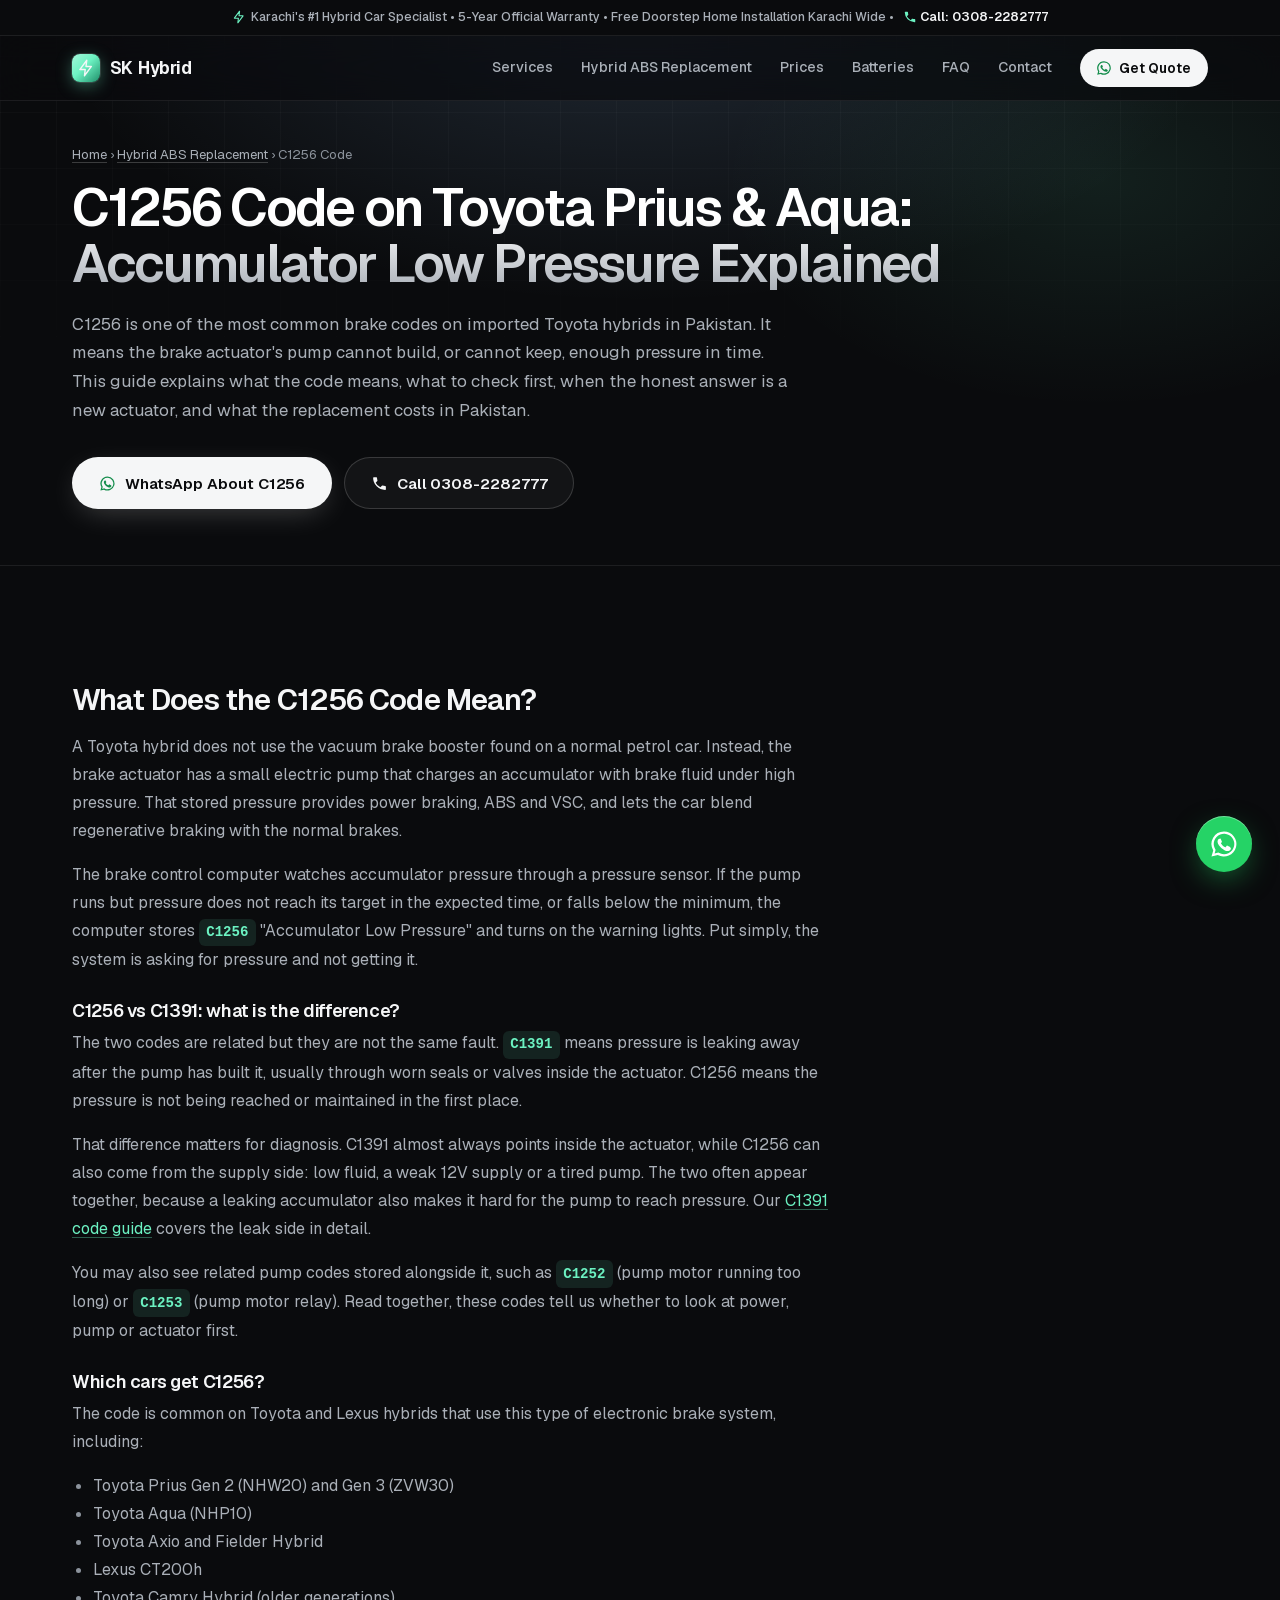
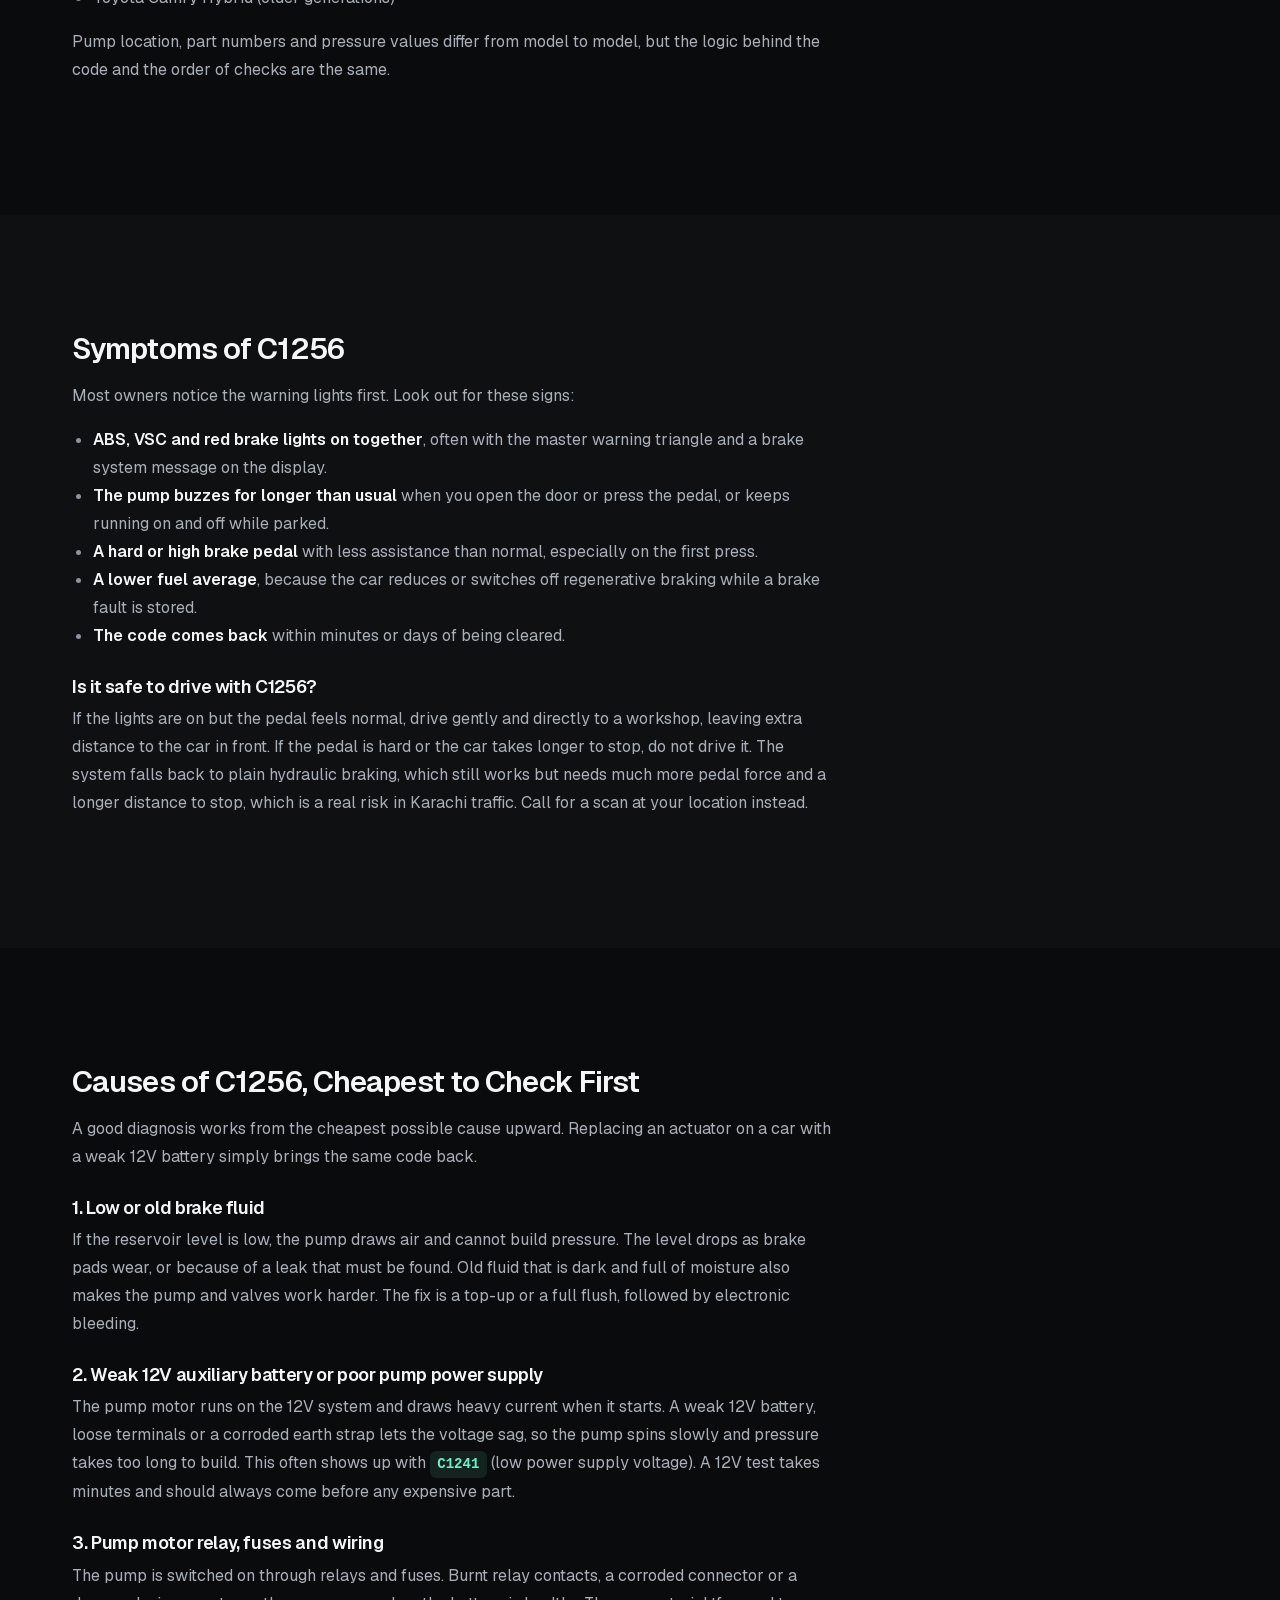
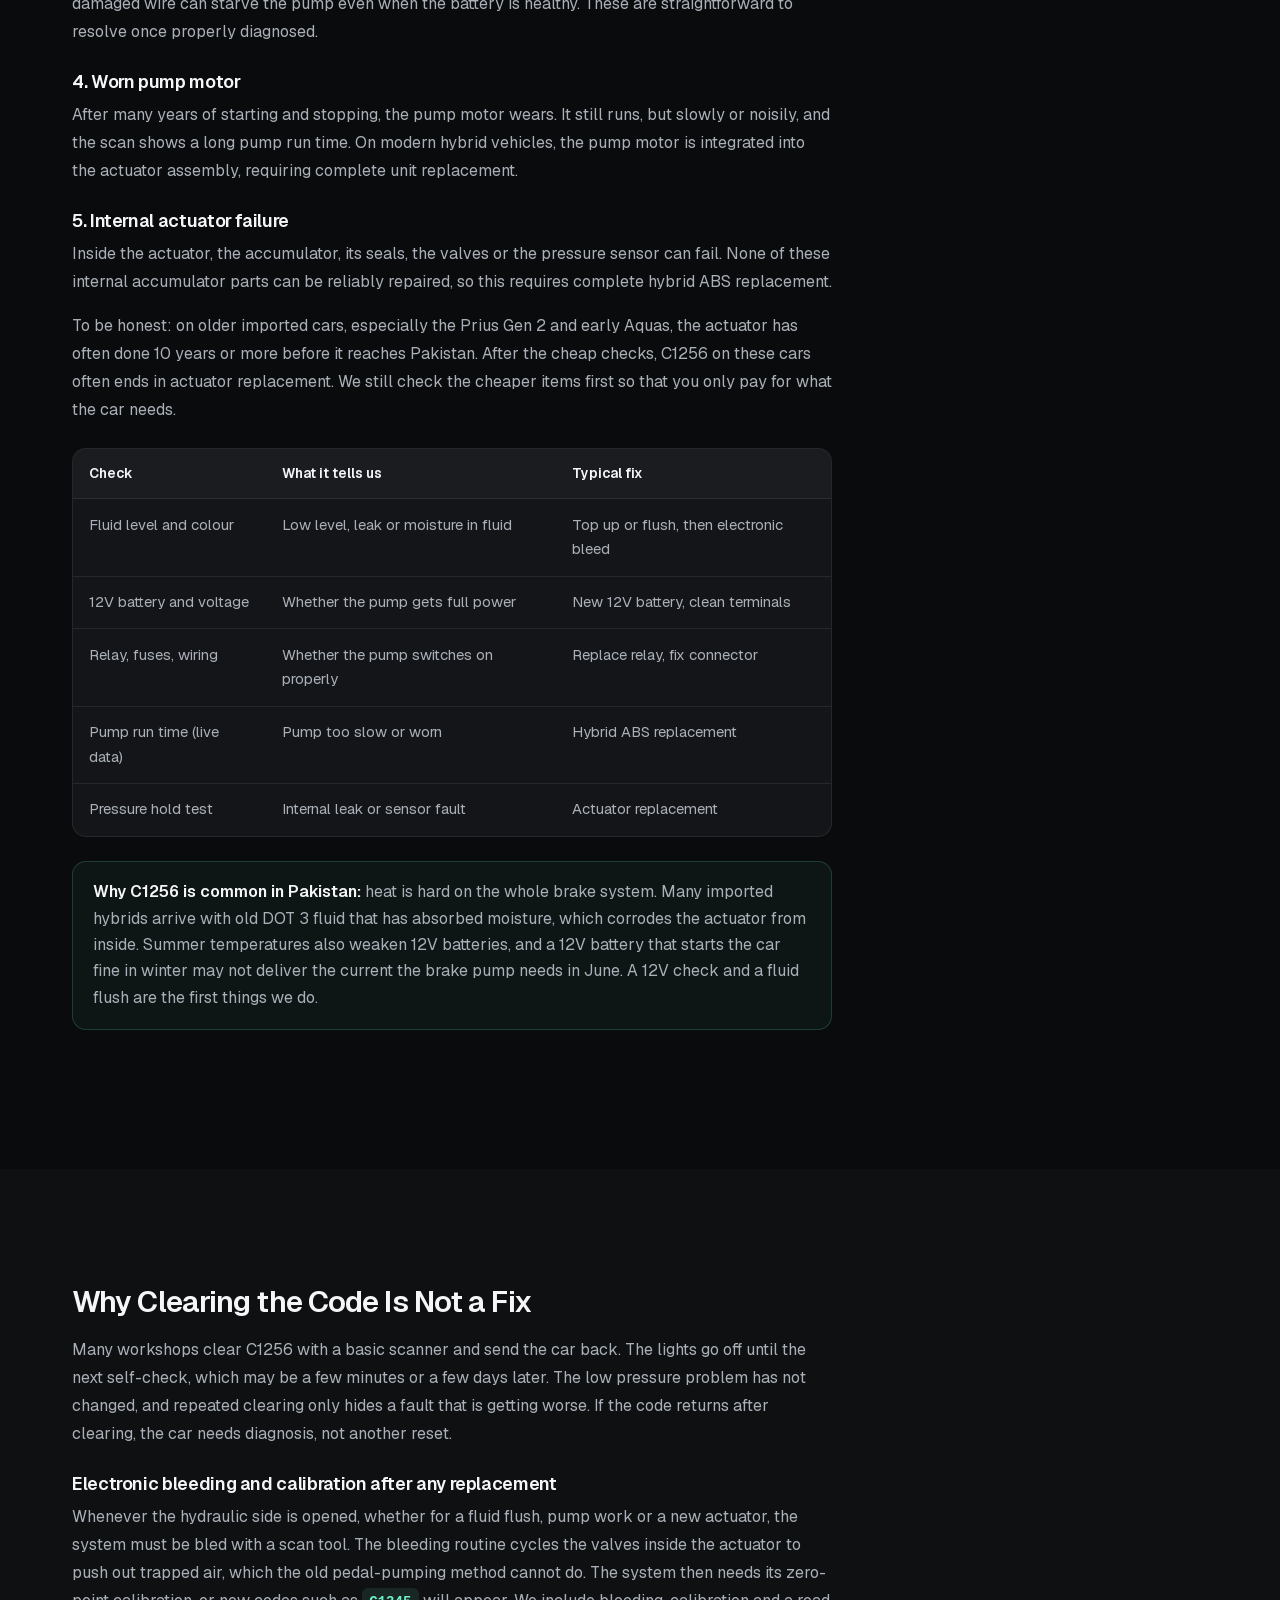
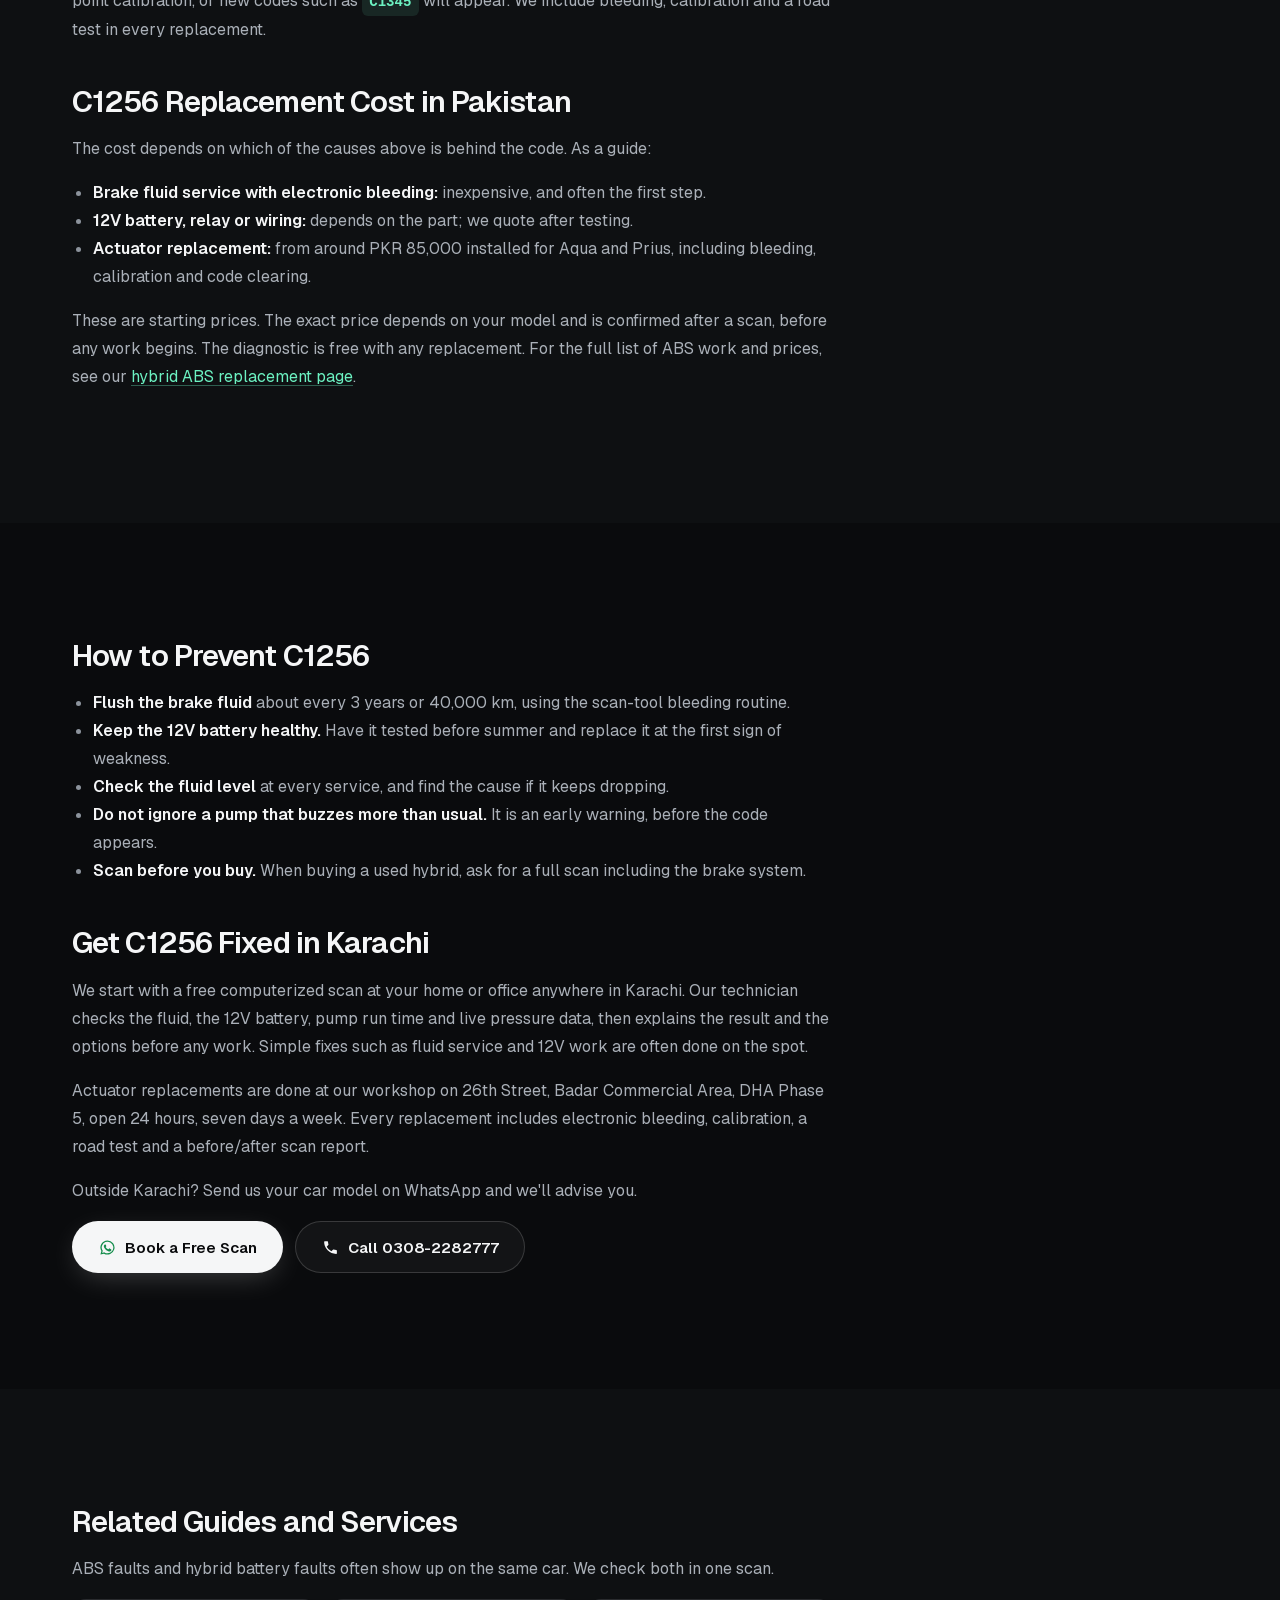
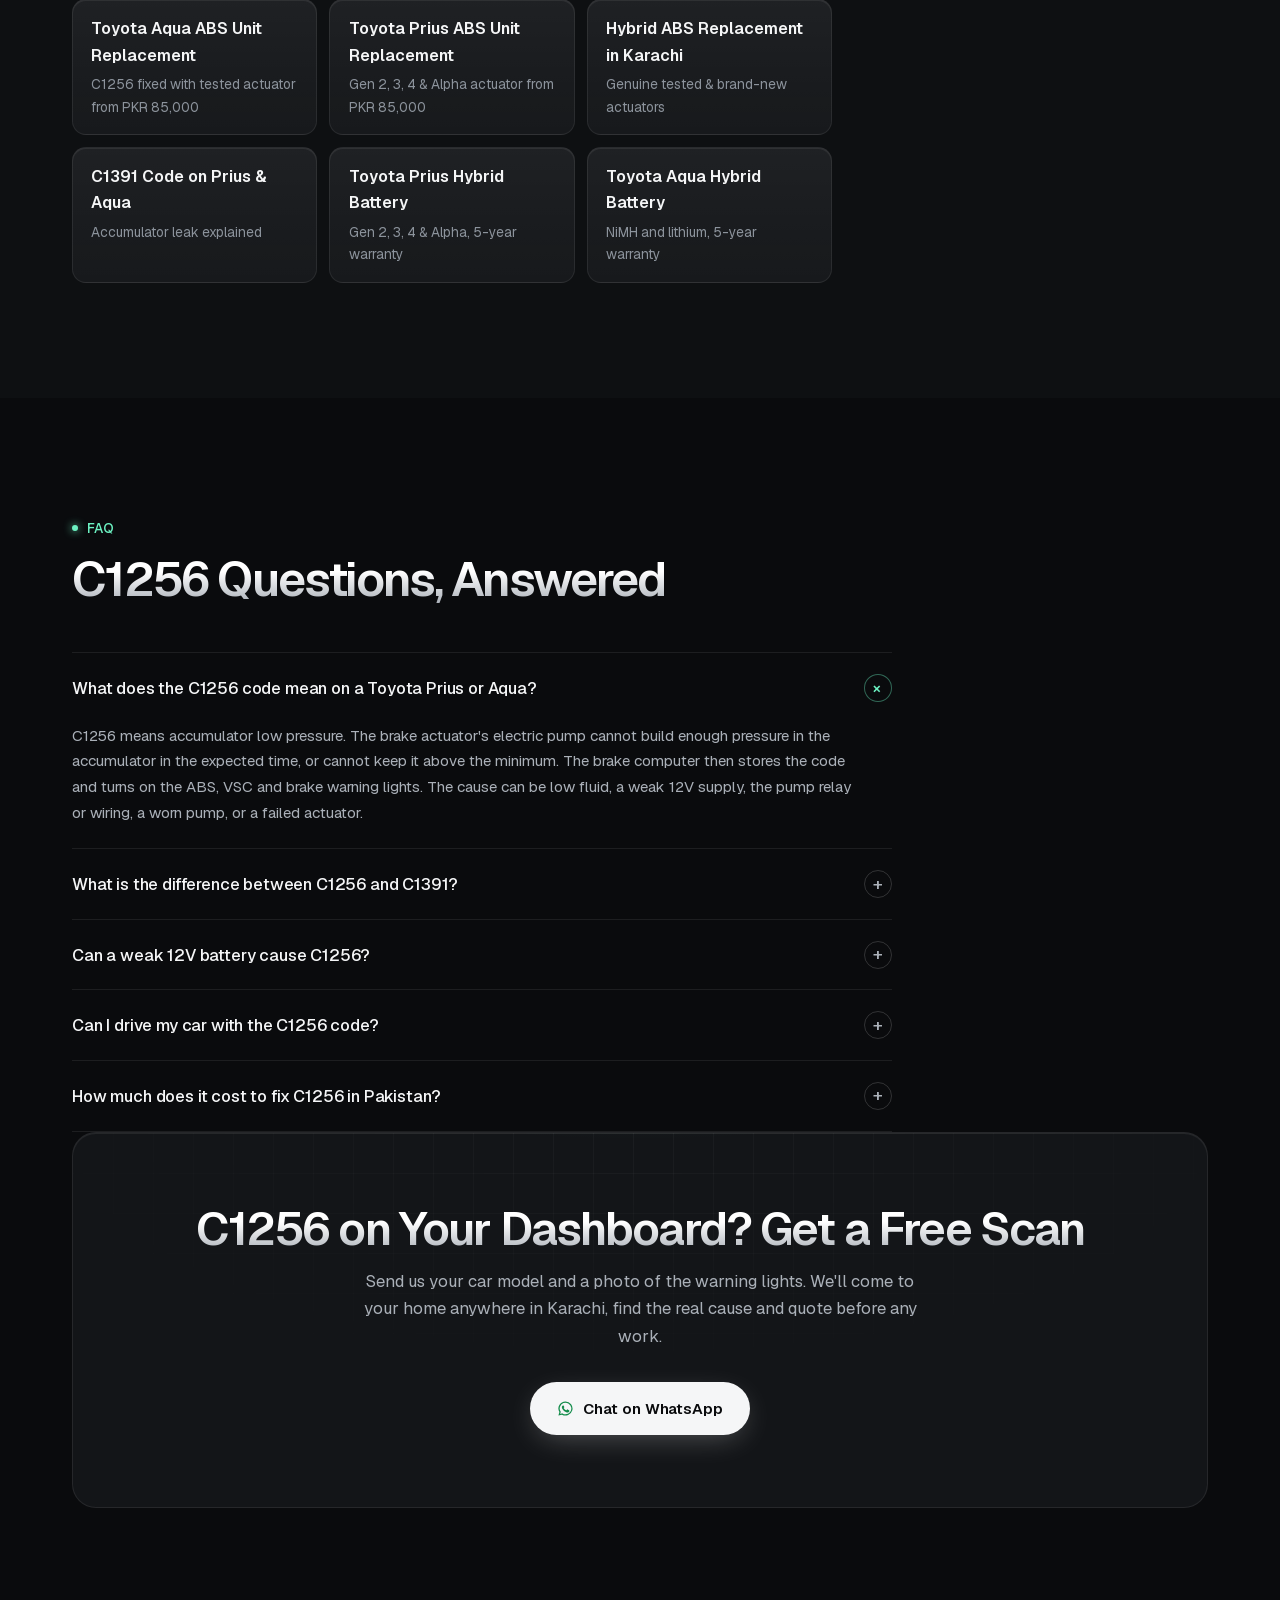
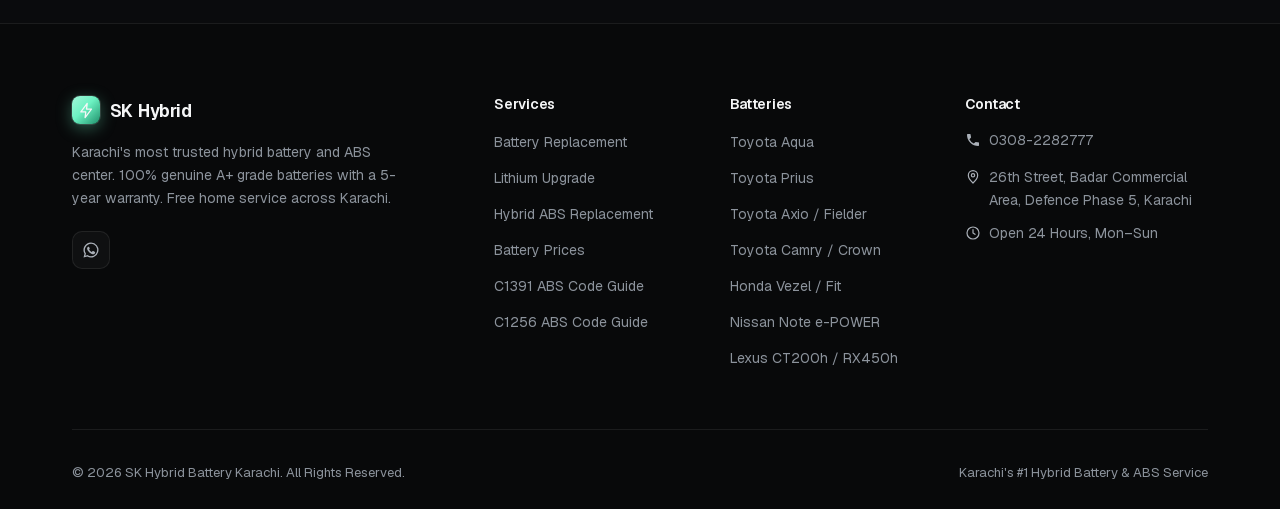
<file: c1256-code-toyota-prius-aqua/index.html>
<!DOCTYPE html>
<html lang="en" dir="ltr">
<head>
  <meta charset="UTF-8">
  <meta name="viewport" content="width=device-width, initial-scale=1.0">

  <!-- SEO Meta Tags -->
  <title>C1256 Code on Toyota Prius &amp; Aqua: Accumulator Low Pressure, Fix &amp; Cost in Karachi &amp; Pakistan</title>
  <meta name="description" content="C1256 accumulator low pressure on Toyota Prius &amp; Aqua: what it means, how it differs from C1391, causes to check first, safety and replacement cost in Pakistan.">
  <meta name="robots" content="index, follow, max-image-preview:large, max-snippet:-1">
  <link rel="canonical" href="https://www.skhybridbatterys.com/c1256-code-toyota-prius-aqua/">

  <!-- Open Graph -->
  <meta property="og:locale" content="en_US">
  <meta property="og:type" content="article">
  <meta property="og:title" content="C1256 Code on Toyota Prius &amp; Aqua: Accumulator Low Pressure Explained">
  <meta property="og:description" content="What C1256 means, how it differs from C1391, what to check first, and what the fix costs in Pakistan. Free scan at your home in Karachi.">
  <meta property="og:url" content="https://www.skhybridbatterys.com/c1256-code-toyota-prius-aqua/">
  <meta property="og:site_name" content="SK Hybrid Battery Karachi">
  <meta property="og:image" content="https://www.skhybridbatterys.com/images/hero-battery.jpg">
  <meta name="twitter:card" content="summary_large_image">
  <meta name="twitter:title" content="C1256 Code on Prius &amp; Aqua: Causes, Fix &amp; Cost in Karachi &amp; Pakistan">
  <meta name="twitter:description" content="Accumulator low pressure explained: causes to check first, safety, and replacement cost in Pakistan. Free scan at your home in Karachi.">

  <link rel="icon" href="/favicon.ico" sizes="48x48">
  <link rel="icon" href="/favicon.svg" type="image/svg+xml">
  <link rel="icon" href="/favicon-96.png" type="image/png" sizes="96x96">
  <link rel="apple-touch-icon" href="/apple-touch-icon.png">
  <link rel="manifest" href="/site.webmanifest">
  <link rel="preload" href="/fonts/geist-latin.woff2" as="font" type="font/woff2" crossorigin>
  <link rel="stylesheet" href="/style.css">

  <!-- Google Ads & Conversion Tracking -->
  <script async src="https://www.googletagmanager.com/gtag/js?id=AW-18432583532"></script>
  <script>
    window.dataLayer = window.dataLayer || [];
    function gtag(){dataLayer.push(arguments);}
    gtag('js', new Date());
    gtag('config', 'AW-18432583532');
    function trackAdConversion(type, label) {
      // Google Analytics 4: same clicks as named events (GA4 is loaded through the Ads Google tag)
      if (typeof gtag === 'function' && type !== 'quote-calculator-submit') {
        var gaEvent = /call/.test(type) ? 'click_call' : /direction/.test(type) ? 'click_directions' : type === 'quote_calculator_submit' ? 'quote_request' : 'click_whatsapp';
        gtag('event', gaEvent, { send_to: 'G-RZLM8SD3V3', button_id: type, button_text: String(label || '').slice(0, 100) });
      }
      if (typeof gtag === 'function' && !/direction/.test(type)) { // Directions taps are not leads: GA4 only, not a Google Ads conversion
        gtag('event', 'conversion', { 'send_to': 'AW-18432583532/qbc3CPTk2_UcEOzOq9VE', 'event_category': 'Leads', 'event_label': label || 'SK Hybrid Contact' });
      }
    }
    function gtag_report_conversion(url) {
      var callback = function () { if (typeof(url) != 'undefined') { window.location = url; } };
      if (typeof gtag === 'function') { gtag('event', 'conversion', { 'send_to': 'AW-18432583532/qbc3CPTk2_UcEOzOq9VE', 'event_callback': callback }); }
      return false;
    }
  </script>

  <!-- Schema.org: Article + Breadcrumbs + FAQPage -->
  <script type="application/ld+json">
  {
    "@context": "https://schema.org",
    "@graph": [
      {
        "@type": "Article",
        "@id": "https://www.skhybridbatterys.com/c1256-code-toyota-prius-aqua/#article",
        "headline": "C1256 Code on Toyota Prius & Aqua: Accumulator Low Pressure Explained",
        "description": "What the C1256 accumulator low pressure code means on Toyota Prius, Aqua and other hybrids, how it differs from C1391, causes to check in order, safety, and replacement cost in Pakistan.",
        "image": "https://www.skhybridbatterys.com/images/hero-battery.jpg",
        "datePublished": "2026-09-27",
        "dateModified": "2026-09-27",
        "author": {
          "@type": "Organization",
          "name": "SK Hybrid Battery Karachi",
          "url": "https://www.skhybridbatterys.com/"
        },
        "publisher": {
          "@type": "Organization",
          "name": "SK Hybrid Battery Karachi",
          "url": "https://www.skhybridbatterys.com/"
        },
        "mainEntityOfPage": {
          "@type": "WebPage",
          "@id": "https://www.skhybridbatterys.com/c1256-code-toyota-prius-aqua/"
        }
      },
      {
        "@type": "BreadcrumbList",
        "itemListElement": [
          {
            "@type": "ListItem",
            "position": 1,
            "name": "Home",
            "item": "https://www.skhybridbatterys.com/"
          },
          {
            "@type": "ListItem",
            "position": 2,
            "name": "Hybrid ABS Replacement",
            "item": "https://www.skhybridbatterys.com/abs-repair-karachi/"
          },
          {
            "@type": "ListItem",
            "position": 3,
            "name": "C1256 Code",
            "item": "https://www.skhybridbatterys.com/c1256-code-toyota-prius-aqua/"
          }
        ]
      },
      {
        "@type": "FAQPage",
        "mainEntity": [
          {
            "@type": "Question",
            "name": "What does the C1256 code mean on a Toyota Prius or Aqua?",
            "acceptedAnswer": {
              "@type": "Answer",
              "text": "C1256 means accumulator low pressure. The brake actuator's electric pump cannot build enough pressure in the accumulator in the expected time, or cannot keep it above the minimum. The brake computer then stores the code and turns on the ABS, VSC and brake warning lights. The cause can be low fluid, a weak 12V supply, the pump relay or wiring, a worn pump, or a failed actuator."
            }
          },
          {
            "@type": "Question",
            "name": "What is the difference between C1256 and C1391?",
            "acceptedAnswer": {
              "@type": "Answer",
              "text": "C1391 means pressure is leaking away inside the actuator after the pump has built it, which almost always points to worn internal seals or valves. C1256 means pressure is not being reached or maintained, which can also come from low fluid, a weak 12V battery or a tired pump. The two codes often appear together, because a leaking accumulator also makes it hard for the pump to reach pressure."
            }
          },
          {
            "@type": "Question",
            "name": "Can a weak 12V battery cause C1256?",
            "acceptedAnswer": {
              "@type": "Answer",
              "text": "Yes. The brake pump runs on the 12V system and draws heavy current when it starts. If the 12V battery is weak or the terminals are corroded, the voltage drops, the pump runs slowly and pressure takes too long to build, which can set C1256, often together with C1241. This is common in Pakistani summers, so we always test the 12V battery before recommending any expensive part."
            }
          },
          {
            "@type": "Question",
            "name": "Can I drive my car with the C1256 code?",
            "acceptedAnswer": {
              "@type": "Answer",
              "text": "If the pedal feels normal, you can drive gently and directly to a workshop, keeping extra distance from other cars. If the pedal is hard or the car takes longer to stop, do not drive it. The brakes fall back to plain hydraulic operation, which needs much more pedal force and a longer stopping distance. In Karachi we can scan the car at your location instead."
            }
          },
          {
            "@type": "Question",
            "name": "How much does it cost to fix C1256 in Pakistan?",
            "acceptedAnswer": {
              "@type": "Answer",
              "text": "It depends on the cause. A brake fluid service with electronic bleeding is inexpensive, Hybrid ABS replacement starts from around PKR 85,000 installed for Aqua and Prius with tested genuine units (never repaired or refurbished), including bleeding and calibration. The exact price is confirmed after a scan, before any work begins."
            }
          }
        ]
      }
    ]
  }
  </script>
</head>

<body>
  <!-- ==================== HEADER ==================== -->
  <header class="site-header" id="site-header">
    <div class="announcement-bar" role="banner">
      <span class="ic ic-bolt" aria-hidden="true"></span> <span class="ab-full">Karachi's #1 Hybrid Car Specialist • </span>5-Year Official Warranty • Free Doorstep Home Installation<span class="ab-full"> Karachi Wide</span> • <a href="tel:+923082282777" data-track="call-header"><span class="ic ic-phone" aria-hidden="true"></span> Call: 0308-2282777</a>
    </div>

    <nav class="navbar" id="navbar" role="navigation" aria-label="Main navigation">
      <div class="container">
        <a href="/" class="logo" id="site-logo" aria-label="SK Hybrid Battery – Home">
          <div class="logo-icon"><span class="ic ic-bolt" aria-hidden="true"></span></div>
          SK<span>Hybrid</span>
        </a>

        <div class="nav-links" id="nav-links" role="menubar">
          <a href="/#services" role="menuitem">Services</a>
          <a href="/abs-repair-karachi/" role="menuitem">Hybrid ABS Replacement</a>
          <a href="/hybrid-battery-price-karachi/" role="menuitem">Prices</a>
          <a href="/#products" role="menuitem">Batteries</a>
          <a href="/#faq" role="menuitem">FAQ</a>
          <a href="/#contact" role="menuitem">Contact</a>
          <a href="https://wa.me/923082282777?text=Hi%20SK%20Hybrid%20Battery%2C%20my%20car%20has%20ABS%20code%20C1256%20in%20Karachi" class="nav-cta" role="menuitem" target="_blank" rel="noopener" data-track="whatsapp-nav"><span class="ic ic-whatsapp" aria-hidden="true"></span> Get Quote</a>
        </div>

        <button class="mobile-toggle" id="mobile-toggle" aria-label="Toggle menu" aria-expanded="false">
          <span></span><span></span><span></span>
        </button>
      </div>
    </nav>
  </header>
  <div class="nav-overlay" id="nav-overlay"></div>

  <!-- ==================== PAGE HERO ==================== -->
  <section class="page-hero" id="top">
    <div class="container">
      <nav class="breadcrumb" aria-label="Breadcrumb"><a href="/">Home</a> › <a href="/abs-repair-karachi/">Hybrid ABS Replacement</a> › C1256 Code</nav>
      <h1>C1256 Code on Toyota Prius &amp; Aqua: Accumulator Low Pressure Explained</h1>
      <p class="lead">C1256 is one of the most common brake codes on imported Toyota hybrids in Pakistan. It means the brake actuator's pump cannot build, or cannot keep, enough pressure in time. This guide explains what the code means, what to check first, when the honest answer is a new actuator, and what the replacement costs in Pakistan.</p>
      <div class="hero-actions">
        <a href="https://wa.me/923082282777?text=Hi%20SK%20Hybrid%20Battery%2C%20my%20car%20is%20showing%20ABS%20code%20C1256.%20My%20car%20model%20and%20year%20is%20" class="btn btn-primary" target="_blank" rel="noopener" data-track="c1256-hero-whatsapp"><span class="ic ic-whatsapp" aria-hidden="true"></span> WhatsApp About C1256</a>
        <a href="tel:+923082282777" class="btn btn-secondary" data-track="c1256-hero-call"><span class="ic ic-phone" aria-hidden="true"></span> Call 0308-2282777</a>
      </div>
    </div>
  </section>

  <!-- ==================== WHAT IT MEANS ==================== -->
  <section class="section" id="what-c1256-means">
    <div class="container">
      <div class="prose reveal">
        <h2>What Does the C1256 Code Mean?</h2>
        <p>A Toyota hybrid does not use the vacuum brake booster found on a normal petrol car. Instead, the brake actuator has a small electric pump that charges an accumulator with brake fluid under high pressure. That stored pressure provides power braking, ABS and VSC, and lets the car blend regenerative braking with the normal brakes.</p>
        <p>The brake control computer watches accumulator pressure through a pressure sensor. If the pump runs but pressure does not reach its target in the expected time, or falls below the minimum, the computer stores <span class="code-chip">C1256</span> "Accumulator Low Pressure" and turns on the warning lights. Put simply, the system is asking for pressure and not getting it.</p>

        <h3>C1256 vs C1391: what is the difference?</h3>
        <p>The two codes are related but they are not the same fault. <span class="code-chip">C1391</span> means pressure is leaking away after the pump has built it, usually through worn seals or valves inside the actuator. C1256 means the pressure is not being reached or maintained in the first place.</p>
        <p>That difference matters for diagnosis. C1391 almost always points inside the actuator, while C1256 can also come from the supply side: low fluid, a weak 12V supply or a tired pump. The two often appear together, because a leaking accumulator also makes it hard for the pump to reach pressure. Our <a href="/c1391-code-toyota-prius-aqua/">C1391 code guide</a> covers the leak side in detail.</p>
        <p>You may also see related pump codes stored alongside it, such as <span class="code-chip">C1252</span> (pump motor running too long) or <span class="code-chip">C1253</span> (pump motor relay). Read together, these codes tell us whether to look at power, pump or actuator first.</p>

        <h3>Which cars get C1256?</h3>
        <p>The code is common on Toyota and Lexus hybrids that use this type of electronic brake system, including:</p>
        <ul>
          <li>Toyota Prius Gen 2 (NHW20) and Gen 3 (ZVW30)</li>
          <li>Toyota Aqua (NHP10)</li>
          <li>Toyota Axio and Fielder Hybrid</li>
          <li>Lexus CT200h</li>
          <li>Toyota Camry Hybrid (older generations)</li>
        </ul>
        <p>Pump location, part numbers and pressure values differ from model to model, but the logic behind the code and the order of checks are the same.</p>
      </div>
    </div>
  </section>

  <!-- ==================== SYMPTOMS ==================== -->
  <section class="section" id="symptoms" style="background: var(--bg-secondary);">
    <div class="container">
      <div class="prose reveal">
        <h2>Symptoms of C1256</h2>
        <p>Most owners notice the warning lights first. Look out for these signs:</p>
        <ul>
          <li><strong>ABS, VSC and red brake lights on together</strong>, often with the master warning triangle and a brake system message on the display.</li>
          <li><strong>The pump buzzes for longer than usual</strong> when you open the door or press the pedal, or keeps running on and off while parked.</li>
          <li><strong>A hard or high brake pedal</strong> with less assistance than normal, especially on the first press.</li>
          <li><strong>A lower fuel average</strong>, because the car reduces or switches off regenerative braking while a brake fault is stored.</li>
          <li><strong>The code comes back</strong> within minutes or days of being cleared.</li>
        </ul>

        <h3>Is it safe to drive with C1256?</h3>
        <p>If the lights are on but the pedal feels normal, drive gently and directly to a workshop, leaving extra distance to the car in front. If the pedal is hard or the car takes longer to stop, do not drive it. The system falls back to plain hydraulic braking, which still works but needs much more pedal force and a longer distance to stop, which is a real risk in Karachi traffic. Call for a scan at your location instead.</p>
      </div>
    </div>
  </section>

  <!-- ==================== CAUSES ==================== -->
  <section class="section" id="causes">
    <div class="container">
      <div class="prose reveal">
        <h2>Causes of C1256, Cheapest to Check First</h2>
        <p>A good diagnosis works from the cheapest possible cause upward. Replacing an actuator on a car with a weak 12V battery simply brings the same code back.</p>

        <h3>1. Low or old brake fluid</h3>
        <p>If the reservoir level is low, the pump draws air and cannot build pressure. The level drops as brake pads wear, or because of a leak that must be found. Old fluid that is dark and full of moisture also makes the pump and valves work harder. The fix is a top-up or a full flush, followed by electronic bleeding.</p>

        <h3>2. Weak 12V auxiliary battery or poor pump power supply</h3>
        <p>The pump motor runs on the 12V system and draws heavy current when it starts. A weak 12V battery, loose terminals or a corroded earth strap lets the voltage sag, so the pump spins slowly and pressure takes too long to build. This often shows up with <span class="code-chip">C1241</span> (low power supply voltage). A 12V test takes minutes and should always come before any expensive part.</p>

        <h3>3. Pump motor relay, fuses and wiring</h3>
        <p>The pump is switched on through relays and fuses. Burnt relay contacts, a corroded connector or a damaged wire can starve the pump even when the battery is healthy. These are straightforward to resolve once properly diagnosed.</p>

        <h3>4. Worn pump motor</h3>
        <p>After many years of starting and stopping, the pump motor wears. It still runs, but slowly or noisily, and the scan shows a long pump run time. On modern hybrid vehicles, the pump motor is integrated into the actuator assembly, requiring complete unit replacement.</p>

        <h3>5. Internal actuator failure</h3>
        <p>Inside the actuator, the accumulator, its seals, the valves or the pressure sensor can fail. None of these internal accumulator parts can be reliably repaired, so this requires complete hybrid ABS replacement.</p>
        <p>To be honest: on older imported cars, especially the Prius Gen 2 and early Aquas, the actuator has often done 10 years or more before it reaches Pakistan. After the cheap checks, C1256 on these cars often ends in actuator replacement. We still check the cheaper items first so that you only pay for what the car needs.</p>

        <div class="table-wrap">
          <table class="price-table fit">
            <thead>
              <tr><th>Check</th><th>What it tells us</th><th>Typical fix</th></tr>
            </thead>
            <tbody>
              <tr><td data-label="Check">Fluid level and colour</td><td class="wide" data-label="What it tells us">Low level, leak or moisture in fluid</td><td class="wide" data-label="Typical fix">Top up or flush, then electronic bleed</td></tr>
              <tr><td data-label="Check">12V battery and voltage</td><td class="wide" data-label="What it tells us">Whether the pump gets full power</td><td class="wide" data-label="Typical fix">New 12V battery, clean terminals</td></tr>
              <tr><td data-label="Check">Relay, fuses, wiring</td><td class="wide" data-label="What it tells us">Whether the pump switches on properly</td><td class="wide" data-label="Typical fix">Replace relay, fix connector</td></tr>
              <tr><td data-label="Check">Pump run time (live data)</td><td data-label="What it tells us">Pump too slow or worn</td><td data-label="Typical fix">Hybrid ABS replacement</td></tr>
              <tr><td data-label="Check">Pressure hold test</td><td class="wide" data-label="What it tells us">Internal leak or sensor fault</td><td class="wide" data-label="Typical fix">Actuator replacement</td></tr>
            </tbody>
          </table>
        </div>

        <div class="note-box">
          <strong>Why C1256 is common in Pakistan:</strong> heat is hard on the whole brake system. Many imported hybrids arrive with old DOT 3 fluid that has absorbed moisture, which corrodes the actuator from inside. Summer temperatures also weaken 12V batteries, and a 12V battery that starts the car fine in winter may not deliver the current the brake pump needs in June. A 12V check and a fluid flush are the first things we do.
        </div>
      </div>
    </div>
  </section>

  <!-- ==================== REPAIR & COST ==================== -->
  <section class="section" id="repair-cost" style="background: var(--bg-secondary);">
    <div class="container">
      <div class="prose reveal">
        <h2>Why Clearing the Code Is Not a Fix</h2>
        <p>Many workshops clear C1256 with a basic scanner and send the car back. The lights go off until the next self-check, which may be a few minutes or a few days later. The low pressure problem has not changed, and repeated clearing only hides a fault that is getting worse. If the code returns after clearing, the car needs diagnosis, not another reset.</p>

        <h3>Electronic bleeding and calibration after any replacement</h3>
        <p>Whenever the hydraulic side is opened, whether for a fluid flush, pump work or a new actuator, the system must be bled with a scan tool. The bleeding routine cycles the valves inside the actuator to push out trapped air, which the old pedal-pumping method cannot do. The system then needs its zero-point calibration, or new codes such as <span class="code-chip">C1345</span> will appear. We include bleeding, calibration and a road test in every replacement.</p>

        <h2>C1256 Replacement Cost in Pakistan</h2>
        <p>The cost depends on which of the causes above is behind the code. As a guide:</p>
        <!-- PRICE: owner-set 2026-09-27 -->
        <ul>
          <li><strong>Brake fluid service with electronic bleeding:</strong> inexpensive, and often the first step.</li>
          <li><strong>12V battery, relay or wiring:</strong> depends on the part; we quote after testing.</li>
                    <li><strong>Actuator replacement:</strong> from around PKR 85,000 installed for Aqua and Prius, including bleeding, calibration and code clearing.</li>
        </ul>
        <p>These are starting prices. The exact price depends on your model and is confirmed after a scan, before any work begins. The diagnostic is free with any replacement. For the full list of ABS work and prices, see our <a href="/abs-repair-karachi/">hybrid ABS replacement page</a>.</p>
      </div>
    </div>
  </section>

  <!-- ==================== PREVENTION & KARACHI ==================== -->
  <section class="section" id="get-it-fixed">
    <div class="container">
      <div class="prose reveal">
        <h2>How to Prevent C1256</h2>
        <ul>
          <li><strong>Flush the brake fluid</strong> about every 3 years or 40,000 km, using the scan-tool bleeding routine.</li>
          <li><strong>Keep the 12V battery healthy.</strong> Have it tested before summer and replace it at the first sign of weakness.</li>
          <li><strong>Check the fluid level</strong> at every service, and find the cause if it keeps dropping.</li>
          <li><strong>Do not ignore a pump that buzzes more than usual.</strong> It is an early warning, before the code appears.</li>
          <li><strong>Scan before you buy.</strong> When buying a used hybrid, ask for a full scan including the brake system.</li>
        </ul>

        <h2>Get C1256 Fixed in Karachi</h2>
        <p>We start with a free computerized scan at your home or office anywhere in Karachi. Our technician checks the fluid, the 12V battery, pump run time and live pressure data, then explains the result and the options before any work. Simple fixes such as fluid service and 12V work are often done on the spot.</p>
        <p>Actuator replacements are done at our workshop on 26th Street, Badar Commercial Area, DHA Phase 5, open 24 hours, seven days a week. Every replacement includes electronic bleeding, calibration, a road test and a before/after scan report.</p>
        <p>Outside Karachi? Send us your car model on WhatsApp and we'll advise you.</p>
      </div>
      <div class="hero-actions reveal">
        <a href="https://wa.me/923082282777?text=Hi%20SK%20Hybrid%20Battery%2C%20please%20arrange%20a%20free%20scan%20for%20ABS%20code%20C1256%20in%20Karachi." class="btn btn-primary" target="_blank" rel="noopener" data-track="c1256-fix-whatsapp"><span class="ic ic-whatsapp" aria-hidden="true"></span> Book a Free Scan</a>
        <a href="tel:+923082282777" class="btn btn-secondary" data-track="c1256-fix-call"><span class="ic ic-phone" aria-hidden="true"></span> Call 0308-2282777</a>
      </div>
    </div>
  </section>

  <!-- ==================== RELATED ==================== -->
  <section class="section" id="related" style="background: var(--bg-secondary);">
    <div class="container">
      <div class="prose reveal">
        <h2>Related Guides and Services</h2>
        <p>ABS faults and hybrid battery faults often show up on the same car. We check both in one scan.</p>
        <div class="related-links">
          <a href="/toyota-aqua-abs-karachi/">Toyota Aqua ABS Unit Replacement <span>C1256 fixed with tested actuator from PKR 85,000</span></a>
          <a href="/toyota-prius-abs-karachi/">Toyota Prius ABS Unit Replacement <span>Gen 2, 3, 4 &amp; Alpha actuator from PKR 85,000</span></a>
          <a href="/abs-repair-karachi/">Hybrid ABS Replacement in Karachi <span>Genuine tested &amp; brand-new actuators</span></a>
          <a href="/c1391-code-toyota-prius-aqua/">C1391 Code on Prius &amp; Aqua <span>Accumulator leak explained</span></a>
          <a href="/toyota-prius-hybrid-battery-karachi/">Toyota Prius Hybrid Battery <span>Gen 2, 3, 4 &amp; Alpha, 5-year warranty</span></a>
          <a href="/toyota-aqua-hybrid-battery-karachi/">Toyota Aqua Hybrid Battery <span>NiMH and lithium, 5-year warranty</span></a>
        </div>
      </div>
    </div>
  </section>

  <!-- ==================== FAQ ==================== -->
  <section class="section" id="faq">
    <div class="container">
      <div class="section-header reveal">
        <div class="section-label">FAQ</div>
        <h2>C1256 Questions, Answered</h2>
      </div>

      <div class="faq-grid reveal">
        <div class="faq-item active">
          <button class="faq-question" aria-expanded="true"><span>What does the C1256 code mean on a Toyota Prius or Aqua?</span><span class="faq-icon">+</span></button>
          <div class="faq-answer"><p>C1256 means accumulator low pressure. The brake actuator's electric pump cannot build enough pressure in the accumulator in the expected time, or cannot keep it above the minimum. The brake computer then stores the code and turns on the ABS, VSC and brake warning lights. The cause can be low fluid, a weak 12V supply, the pump relay or wiring, a worn pump, or a failed actuator.</p></div>
        </div>
        <div class="faq-item">
          <button class="faq-question" aria-expanded="false"><span>What is the difference between C1256 and C1391?</span><span class="faq-icon">+</span></button>
          <div class="faq-answer"><p>C1391 means pressure is leaking away inside the actuator after the pump has built it, which almost always points to worn internal seals or valves. C1256 means pressure is not being reached or maintained, which can also come from low fluid, a weak 12V battery or a tired pump. The two codes often appear together, because a leaking accumulator also makes it hard for the pump to reach pressure.</p></div>
        </div>
        <div class="faq-item">
          <button class="faq-question" aria-expanded="false"><span>Can a weak 12V battery cause C1256?</span><span class="faq-icon">+</span></button>
          <div class="faq-answer"><p>Yes. The brake pump runs on the 12V system and draws heavy current when it starts. If the 12V battery is weak or the terminals are corroded, the voltage drops, the pump runs slowly and pressure takes too long to build, which can set C1256, often together with C1241. This is common in Pakistani summers, so we always test the 12V battery before recommending any expensive part.</p></div>
        </div>
        <div class="faq-item">
          <button class="faq-question" aria-expanded="false"><span>Can I drive my car with the C1256 code?</span><span class="faq-icon">+</span></button>
          <div class="faq-answer"><p>If the pedal feels normal, you can drive gently and directly to a workshop, keeping extra distance from other cars. If the pedal is hard or the car takes longer to stop, do not drive it. The brakes fall back to plain hydraulic operation, which needs much more pedal force and a longer stopping distance. In Karachi we can scan the car at your location instead.</p></div>
        </div>
        <div class="faq-item">
          <button class="faq-question" aria-expanded="false"><span>How much does it cost to fix C1256 in Pakistan?</span><span class="faq-icon">+</span></button>
          <div class="faq-answer"><p>It depends on the cause. A brake fluid service with electronic bleeding is inexpensive, Hybrid ABS replacement starts from around PKR 85,000 installed for Aqua and Prius with tested genuine units (never repaired or refurbished), including bleeding and calibration. The exact price is confirmed after a scan, before any work begins.</p></div>
        </div>
      </div>

      <!-- CTA Banner -->
      <div class="cta-banner reveal" id="cta-section">
        <h2>C1256 on Your Dashboard? Get a Free Scan</h2>
        <p>Send us your car model and a photo of the warning lights. We'll come to your home anywhere in Karachi, find the real cause and quote before any work.</p>
        <a href="https://wa.me/923082282777?text=Hi%20SK%20Hybrid%20Battery%2C%20my%20car%20has%20ABS%20code%20C1256.%20Please%20arrange%20a%20free%20scan%20in%20Karachi." class="btn" target="_blank" rel="noopener" data-track="c1256-cta-whatsapp"><span class="ic ic-whatsapp" aria-hidden="true"></span> Chat on WhatsApp</a>
      </div>
    </div>
  </section>

  <!-- ==================== FOOTER ==================== -->
  <footer class="footer" id="footer" role="contentinfo">
    <div class="container">
      <div class="footer-grid">
        <div class="footer-about">
          <a href="/" class="logo" aria-label="SK Hybrid Battery – Home"><div class="logo-icon"><span class="ic ic-bolt" aria-hidden="true"></span></div>SK<span>Hybrid</span></a>
          <p>Karachi's most trusted hybrid battery and ABS center. 100% genuine A+ grade batteries with a 5-year warranty. Free home service across Karachi.</p>
          <div class="footer-social">
            <a href="https://wa.me/923082282777" aria-label="WhatsApp" target="_blank" rel="noopener" data-track="footer-whatsapp"><span class="ic ic-whatsapp" aria-hidden="true"></span></a>
          </div>
        </div>
        <div class="footer-column">
          <h4>Services</h4>
          <ul>
            <li><a href="/#services">Battery Replacement</a></li>
            <li><a href="/#services">Lithium Upgrade</a></li>
            <li><a href="/abs-repair-karachi/">Hybrid ABS Replacement</a></li>
            <li><a href="/hybrid-battery-price-karachi/">Battery Prices</a></li>
            <li><a href="/c1391-code-toyota-prius-aqua/">C1391 ABS Code Guide</a></li>
            <li><a href="/c1256-code-toyota-prius-aqua/">C1256 ABS Code Guide</a></li>
          </ul>
        </div>
        <div class="footer-column">
          <h4>Batteries</h4>
          <ul>
            <li><a href="/toyota-aqua-hybrid-battery-karachi/">Toyota Aqua</a></li>
            <li><a href="/toyota-prius-hybrid-battery-karachi/">Toyota Prius</a></li>
            <li><a href="/toyota-axio-fielder-hybrid-battery/">Toyota Axio / Fielder</a></li>
            <li><a href="/toyota-camry-crown-hybrid-battery/">Toyota Camry / Crown</a></li>
            <li><a href="/honda-vezel-fit-hybrid-battery/">Honda Vezel / Fit</a></li>
            <li><a href="/nissan-note-e-power-battery/">Nissan Note e-POWER</a></li>
            <li><a href="/lexus-hybrid-battery/">Lexus CT200h / RX450h</a></li>
          </ul>
        </div>
        <div class="footer-column">
          <h4>Contact</h4>
          <ul>
            <li><a href="tel:+923082282777" data-track="footer-call"><span class="ic ic-phone" aria-hidden="true"></span> 0308-2282777</a></li>
            <li><a href="https://www.google.com/maps/dir/?api=1&destination=24.799278,67.047952" target="_blank" rel="noopener"><span class="ic ic-pin" aria-hidden="true"></span> 26th Street, Badar Commercial Area, Defence Phase 5, Karachi</a></li>
            <li><a href="/#contact"><span class="ic ic-clock" aria-hidden="true"></span> Open 24 Hours, Mon–Sun</a></li>
          </ul>
        </div>
      </div>
      <div class="footer-bottom">
        <p>© 2026 SK Hybrid Battery Karachi. All Rights Reserved.</p>
        <p>Karachi's #1 Hybrid Battery &amp; ABS Service</p>
      </div>
    </div>
  </footer>

  <a href="https://wa.me/923082282777?text=Hi%2C%20I%20need%20help%20with%20ABS%20code%20C1256%20on%20my%20hybrid" class="whatsapp-float" id="whatsapp-float" target="_blank" rel="noopener" aria-label="Chat on WhatsApp" data-track="whatsapp-float"><span class="ic ic-whatsapp" aria-hidden="true"></span></a>
  <button class="scroll-top" id="scroll-top" aria-label="Scroll to top">↑</button>

  <div class="mobile-action-bar" role="navigation" aria-label="Mobile Quick Actions">
    <div class="mobile-action-bar-inner">
      <a href="tel:+923082282777" class="mobile-action-btn btn-call" data-track="mobile-bar-call"><span class="btn-icon"><span class="ic ic-phone" aria-hidden="true"></span></span><span>Call Now</span></a>
      <a href="https://wa.me/923082282777?text=Hi%20SK%20Hybrid%20Battery%2C%20I%20need%20a%20quote%20to%20fix%20ABS%20code%20C1256" target="_blank" rel="noopener" class="mobile-action-btn btn-whatsapp" data-track="mobile-bar-whatsapp"><span class="btn-icon"><span class="ic ic-whatsapp" aria-hidden="true"></span></span><span>WhatsApp Quote</span></a>
      <a href="https://www.google.com/maps/dir/?api=1&destination=24.799278,67.047952" target="_blank" rel="noopener" class="mobile-action-btn btn-directions" data-track="mobile-bar-directions"><span class="btn-icon"><span class="ic ic-pin" aria-hidden="true"></span></span><span>Directions</span></a>
    </div>
  </div>

  <script>
    const siteHeader = document.getElementById('site-header');
    const navbar = document.getElementById('navbar');
    const scrollTopBtn = document.getElementById('scroll-top');
    window.addEventListener('scroll', () => {
      const y = window.scrollY;
      siteHeader.classList.toggle('scrolled', y > 60);
      navbar.classList.toggle('scrolled', y > 60);
      scrollTopBtn.classList.toggle('visible', y > 500);
    });
    const toggle = document.getElementById('mobile-toggle');
    const navLinks = document.getElementById('nav-links');
    const overlay = document.getElementById('nav-overlay');
    function closeMenu() { navLinks.classList.remove('open'); overlay.classList.remove('open'); toggle.classList.remove('active'); toggle.setAttribute('aria-expanded', 'false'); }
    toggle.addEventListener('click', () => { const isOpen = navLinks.classList.toggle('open'); overlay.classList.toggle('open'); toggle.classList.toggle('active'); toggle.setAttribute('aria-expanded', isOpen); });
    overlay.addEventListener('click', closeMenu);
    navLinks.querySelectorAll('a').forEach(link => link.addEventListener('click', closeMenu));
    scrollTopBtn.addEventListener('click', () => window.scrollTo({ top: 0, behavior: 'smooth' }));
    const revealObserver = new IntersectionObserver((entries) => {
      entries.forEach(entry => { if (entry.isIntersecting) { entry.target.classList.add('visible'); revealObserver.unobserve(entry.target); } });
    }, { threshold: 0.1, rootMargin: '0px 0px -50px 0px' });
    document.querySelectorAll('.reveal').forEach(el => revealObserver.observe(el));
    document.querySelectorAll('.faq-question').forEach(button => {
      button.addEventListener('click', () => {
        const item = button.parentElement; const isActive = item.classList.contains('active');
        document.querySelectorAll('.faq-item').forEach(other => { other.classList.remove('active'); other.querySelector('.faq-question').setAttribute('aria-expanded', 'false'); });
        if (!isActive) { item.classList.add('active'); button.setAttribute('aria-expanded', 'true'); }
      });
    });
    document.querySelectorAll('[data-track]').forEach(el => {
      el.addEventListener('click', () => { if (typeof trackAdConversion === 'function') trackAdConversion(el.getAttribute('data-track'), el.innerText.trim() || 'CTA'); });
    });
  </script>
  <script src="/js/hide-prices.js"></script>
</body>
</html>
</file>
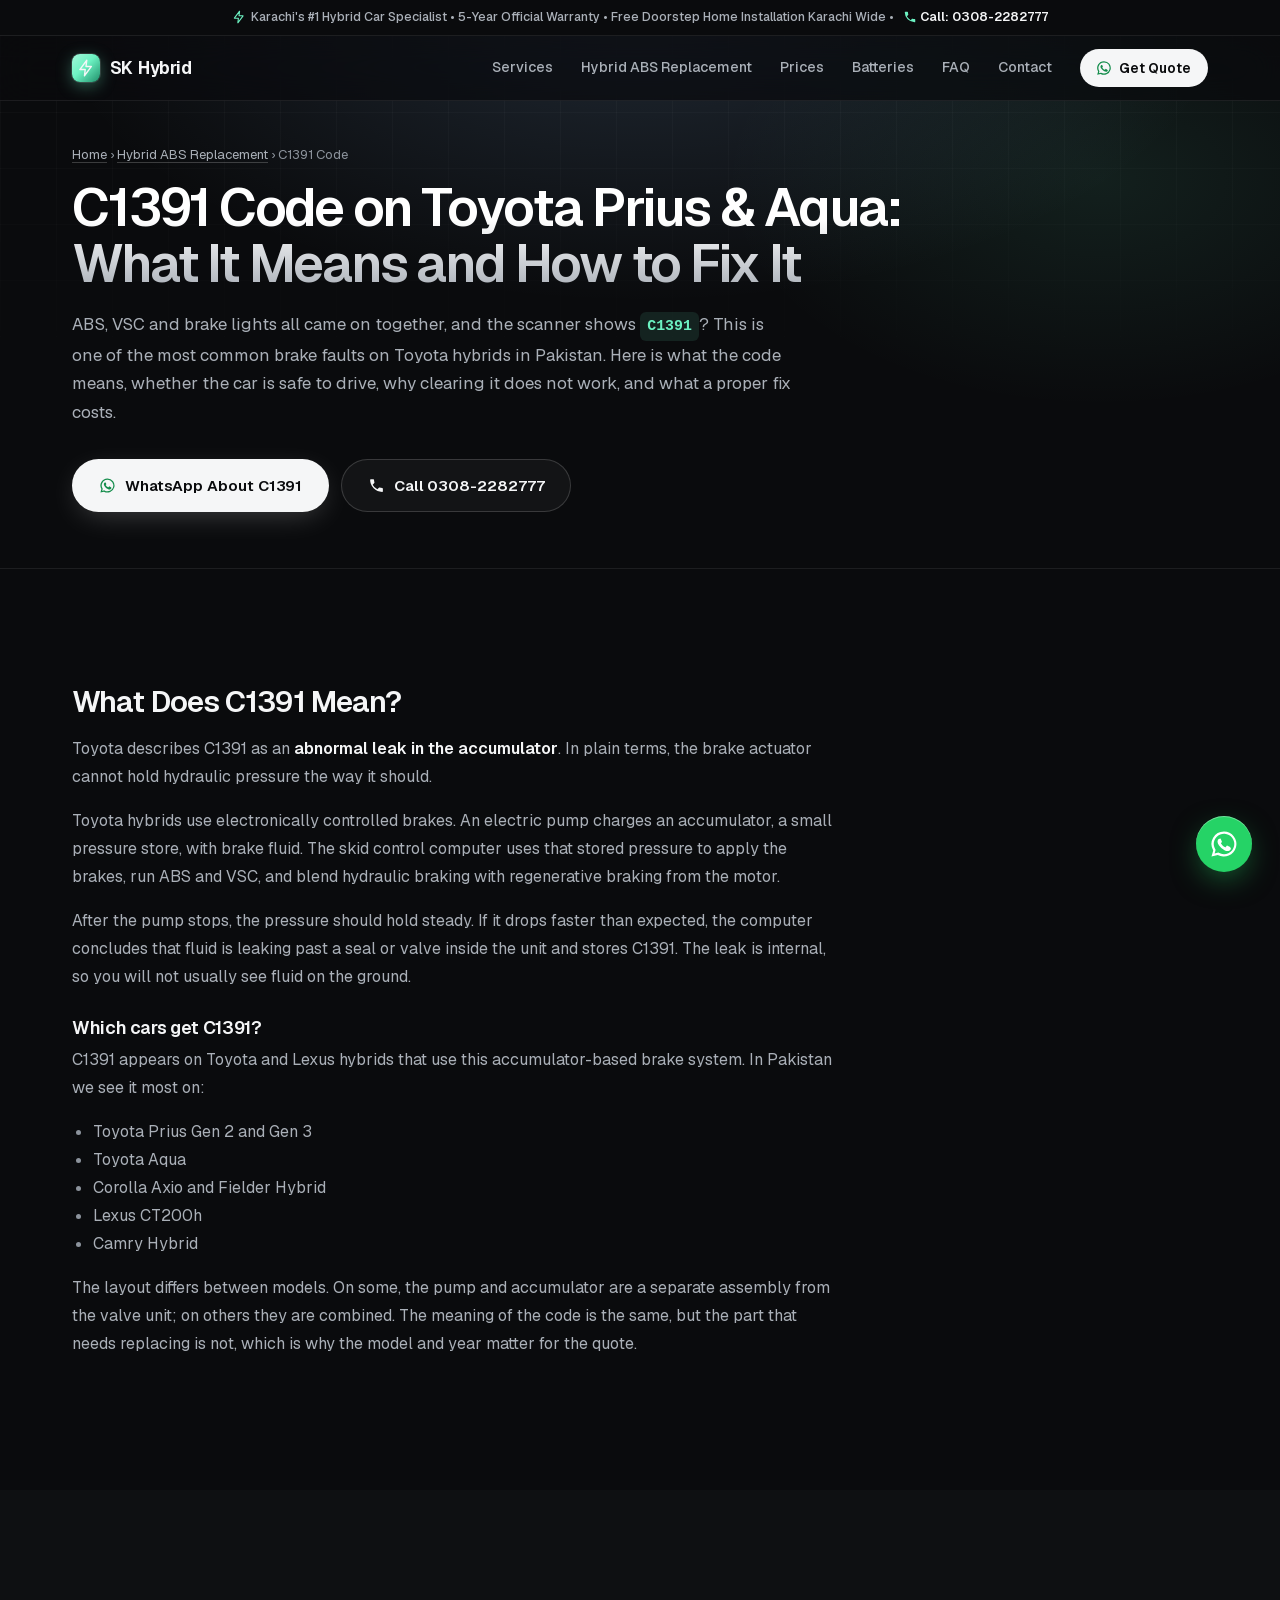
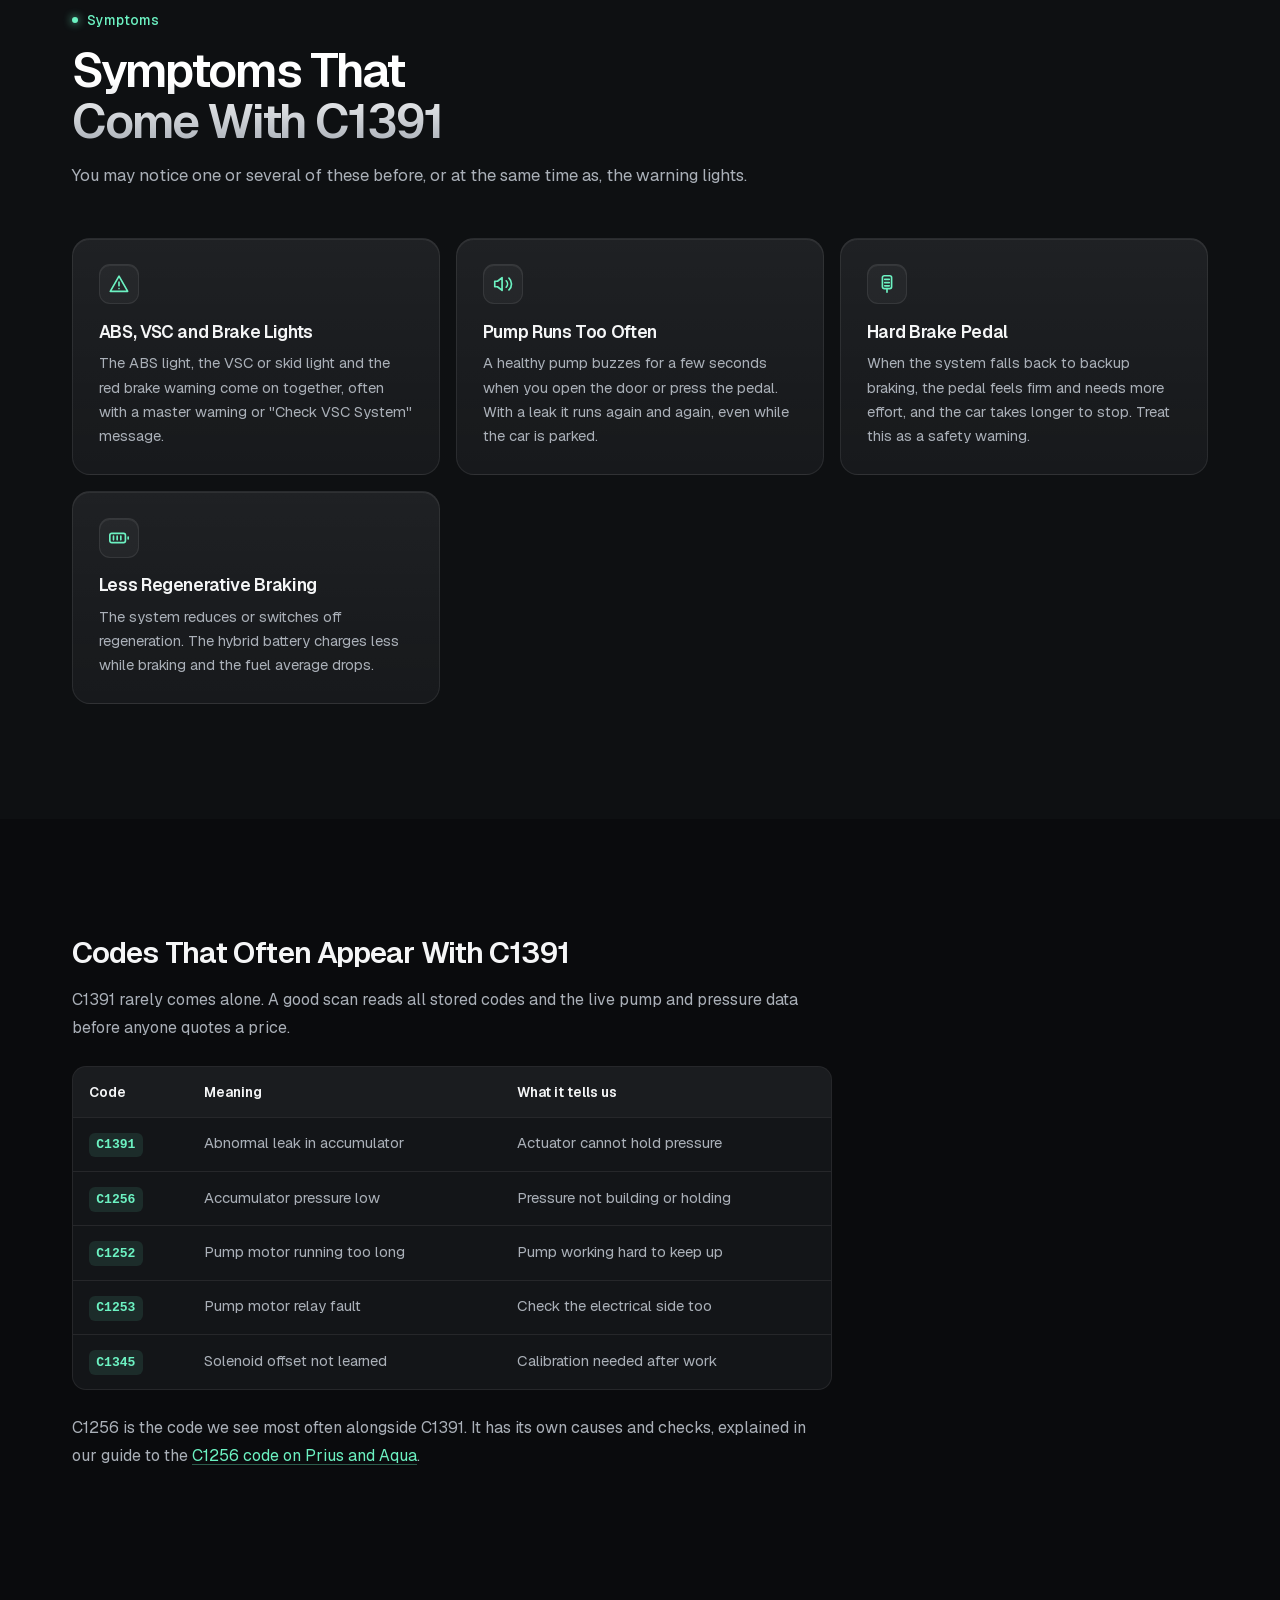
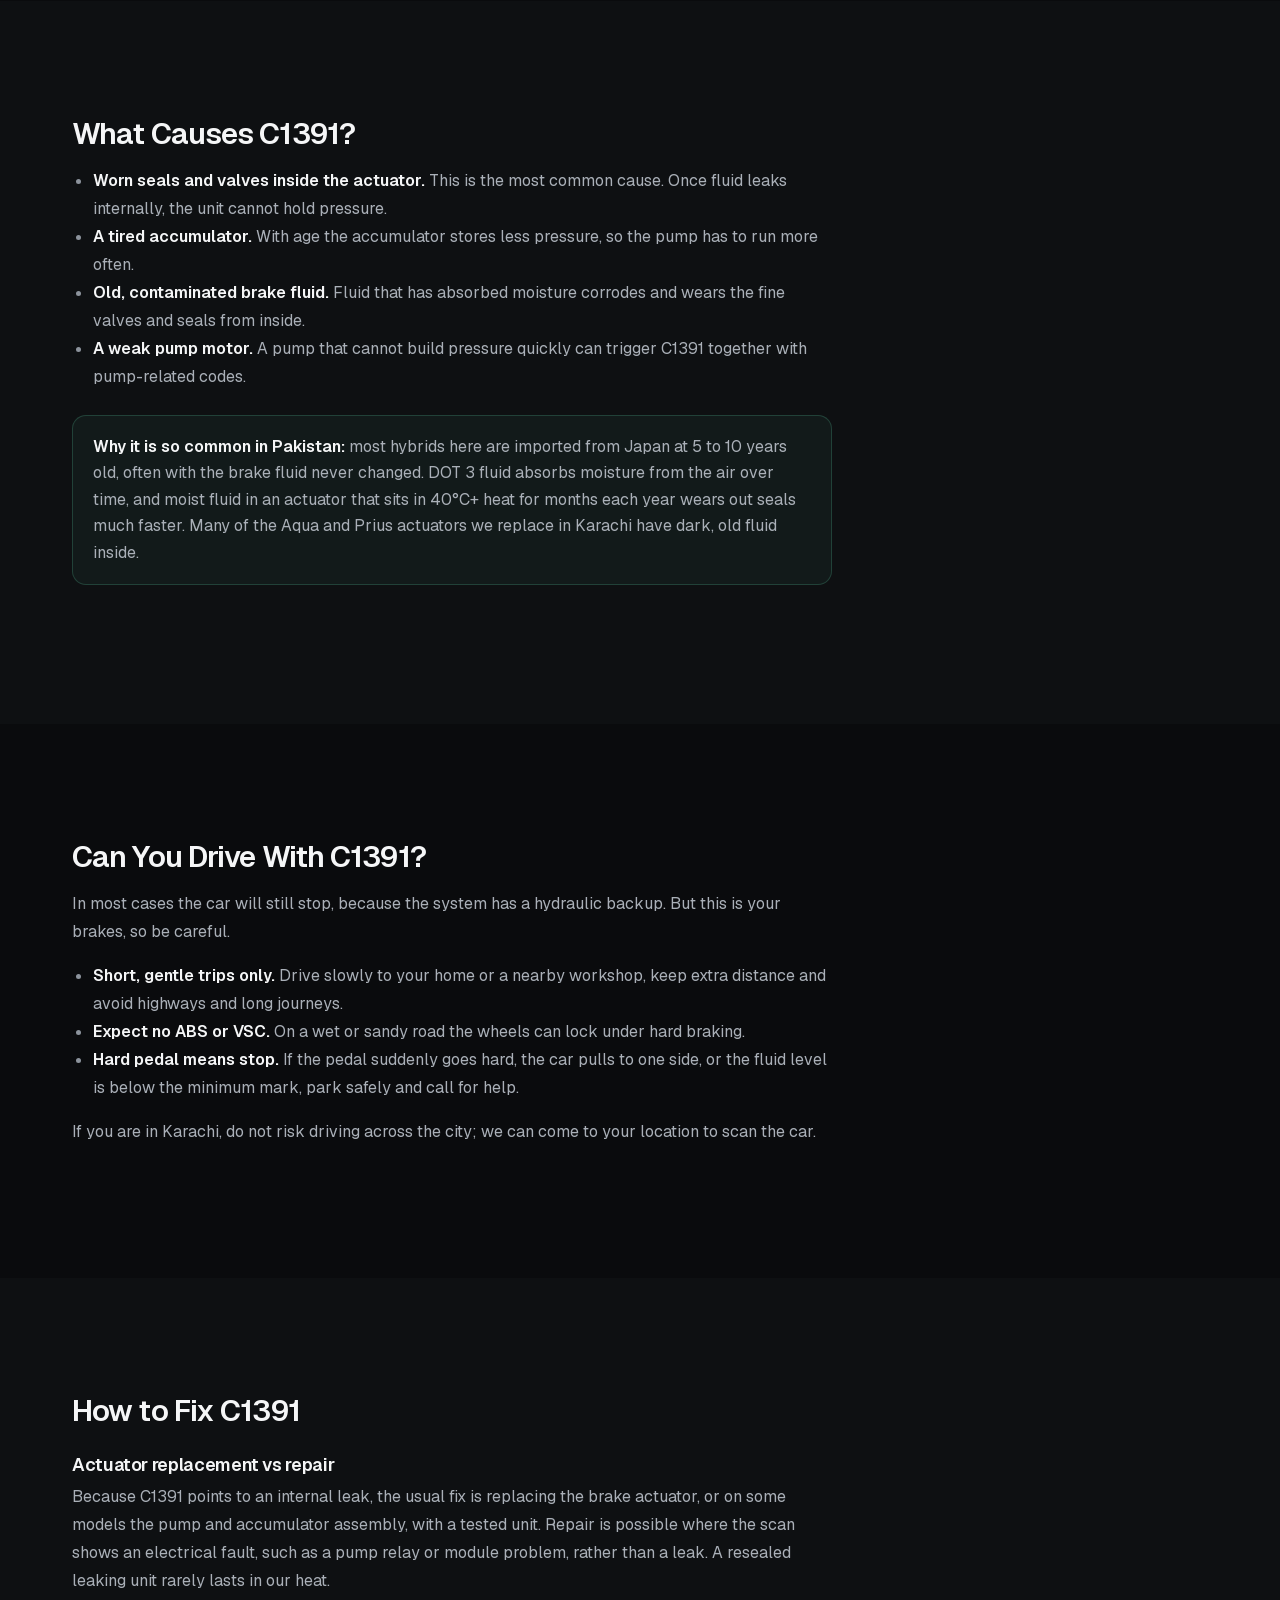
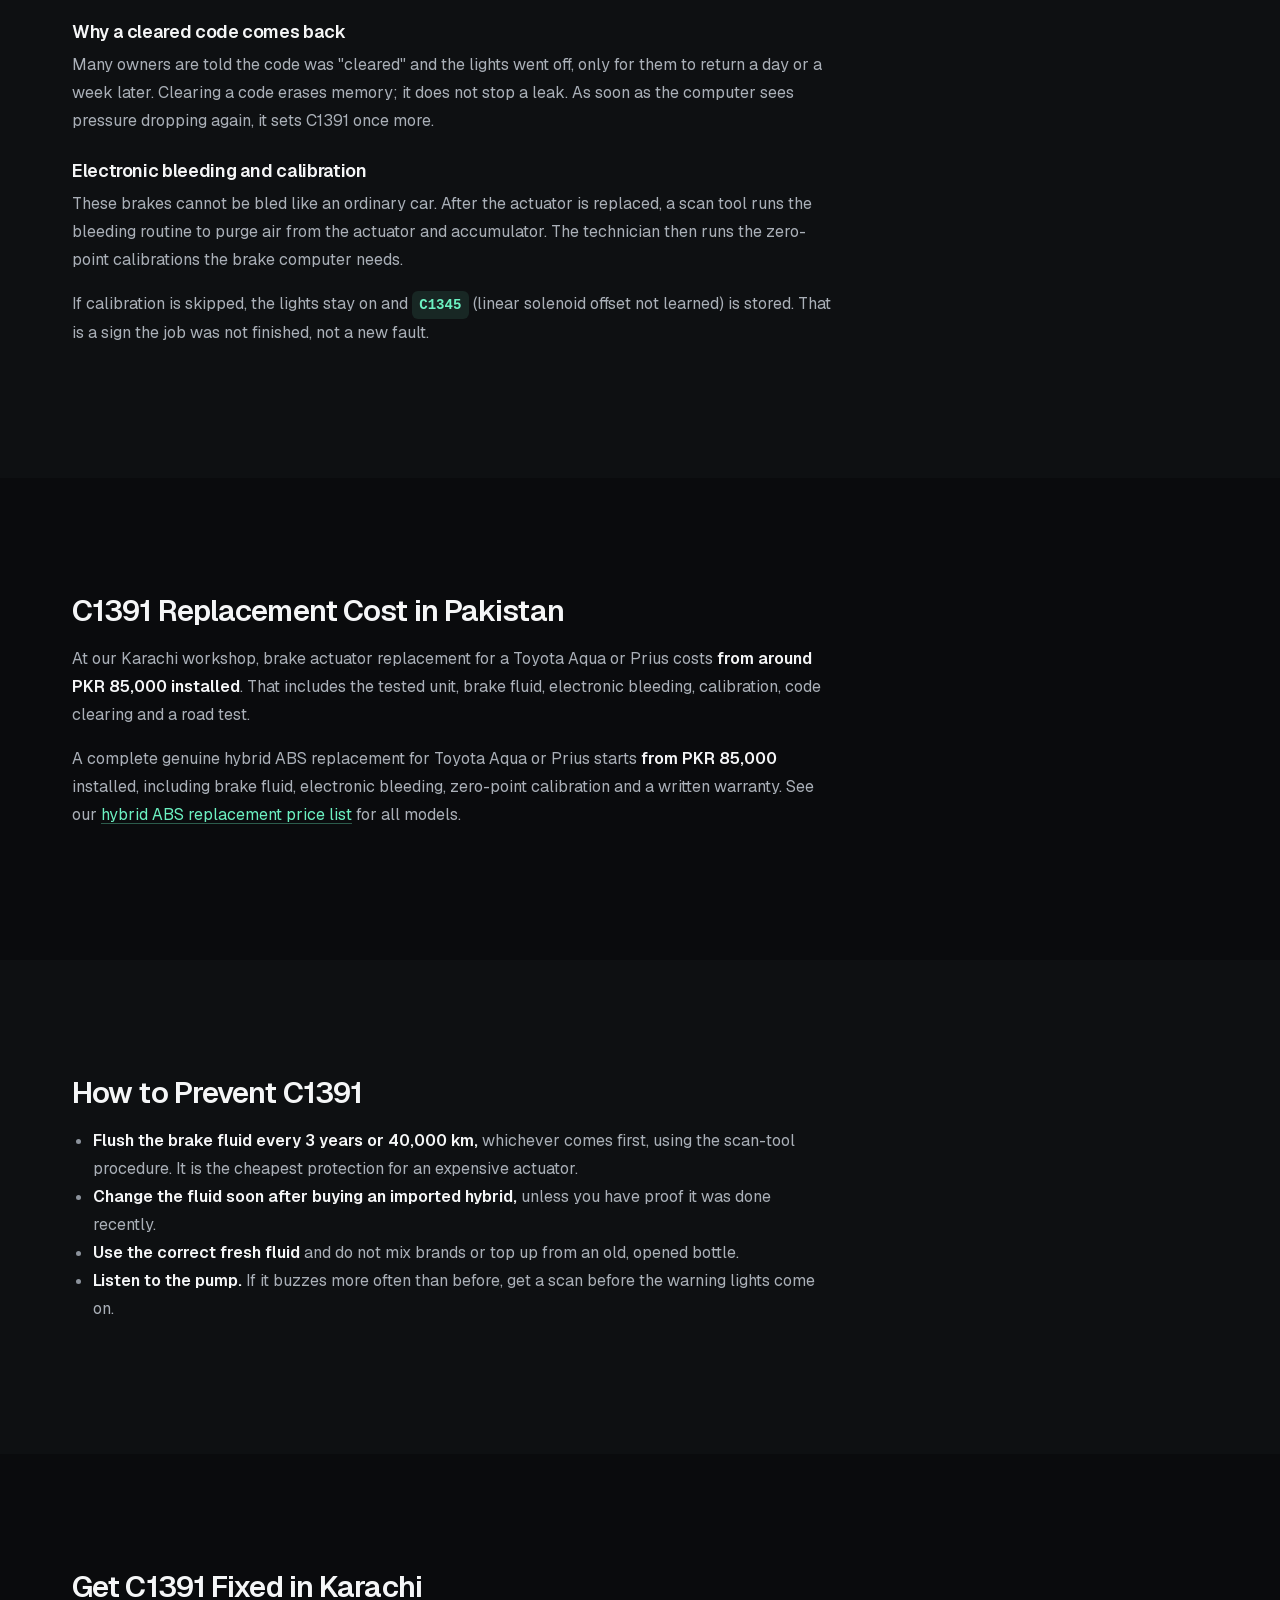
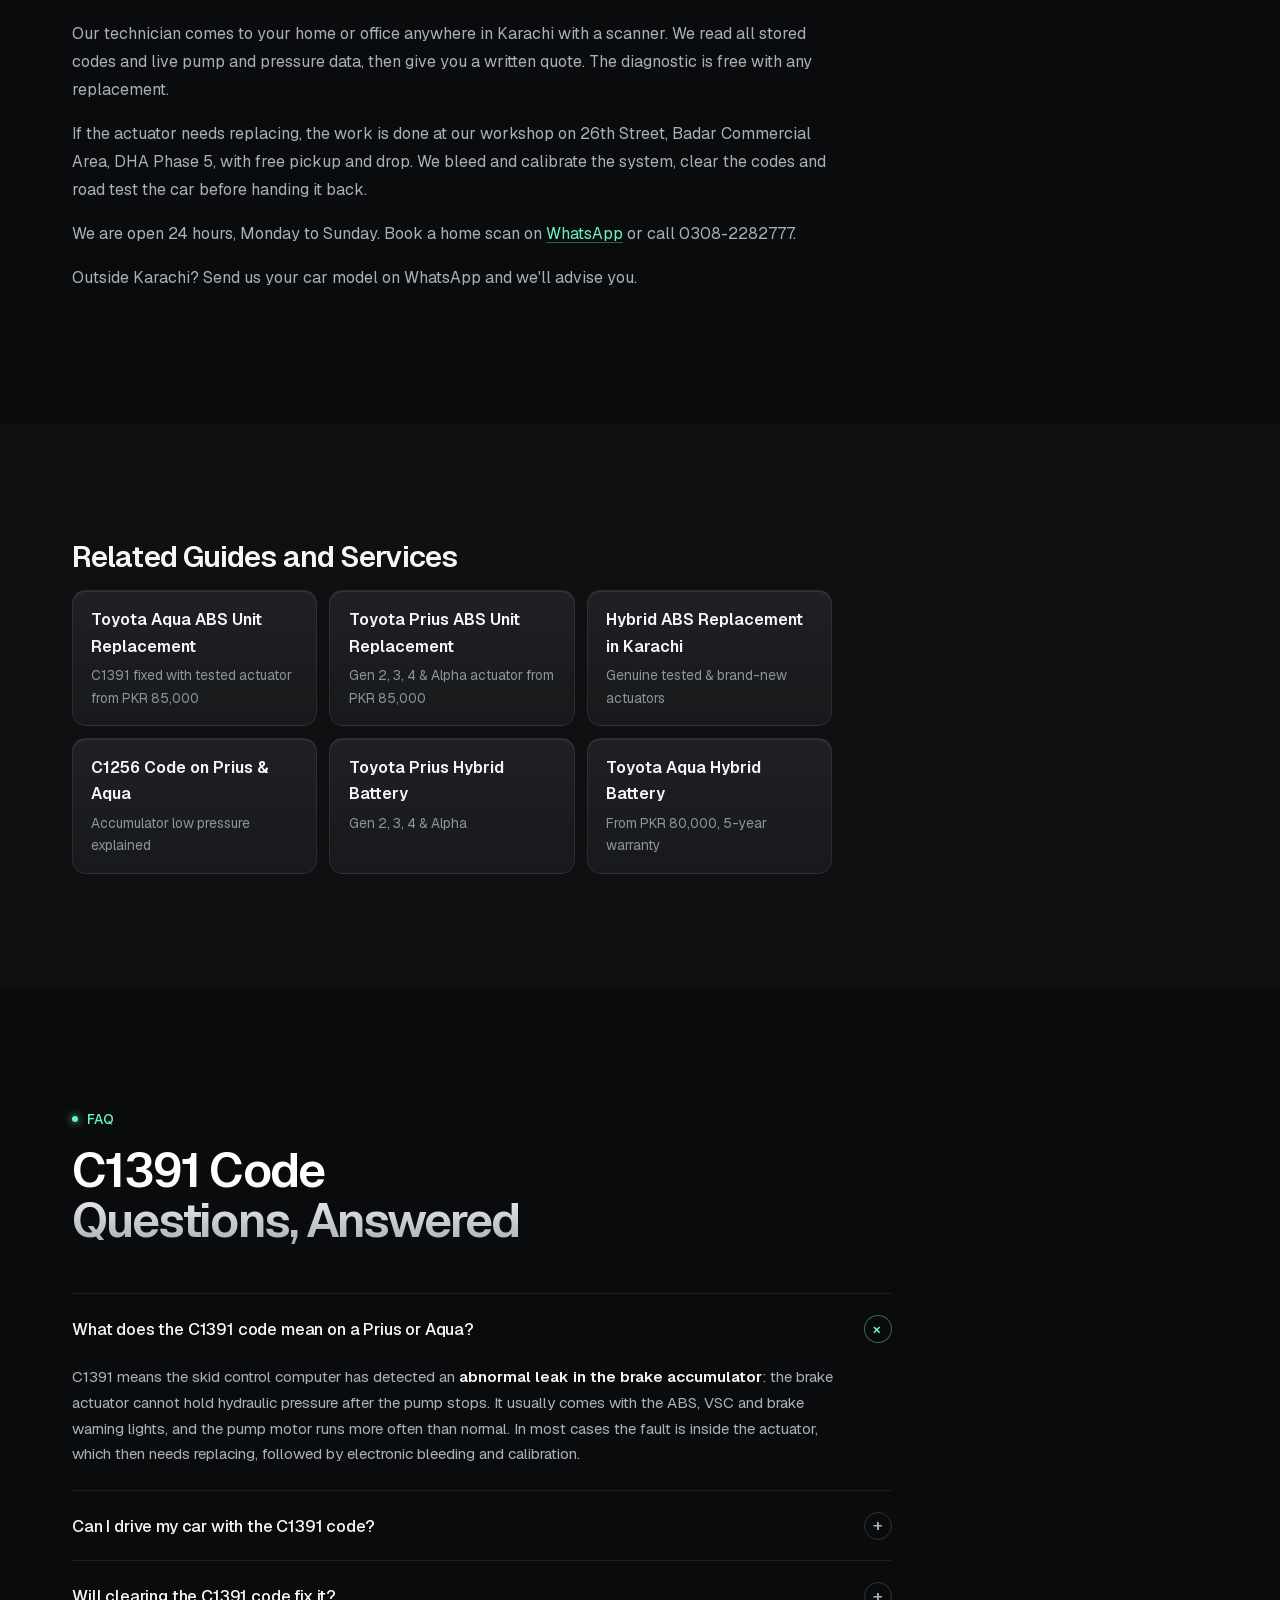
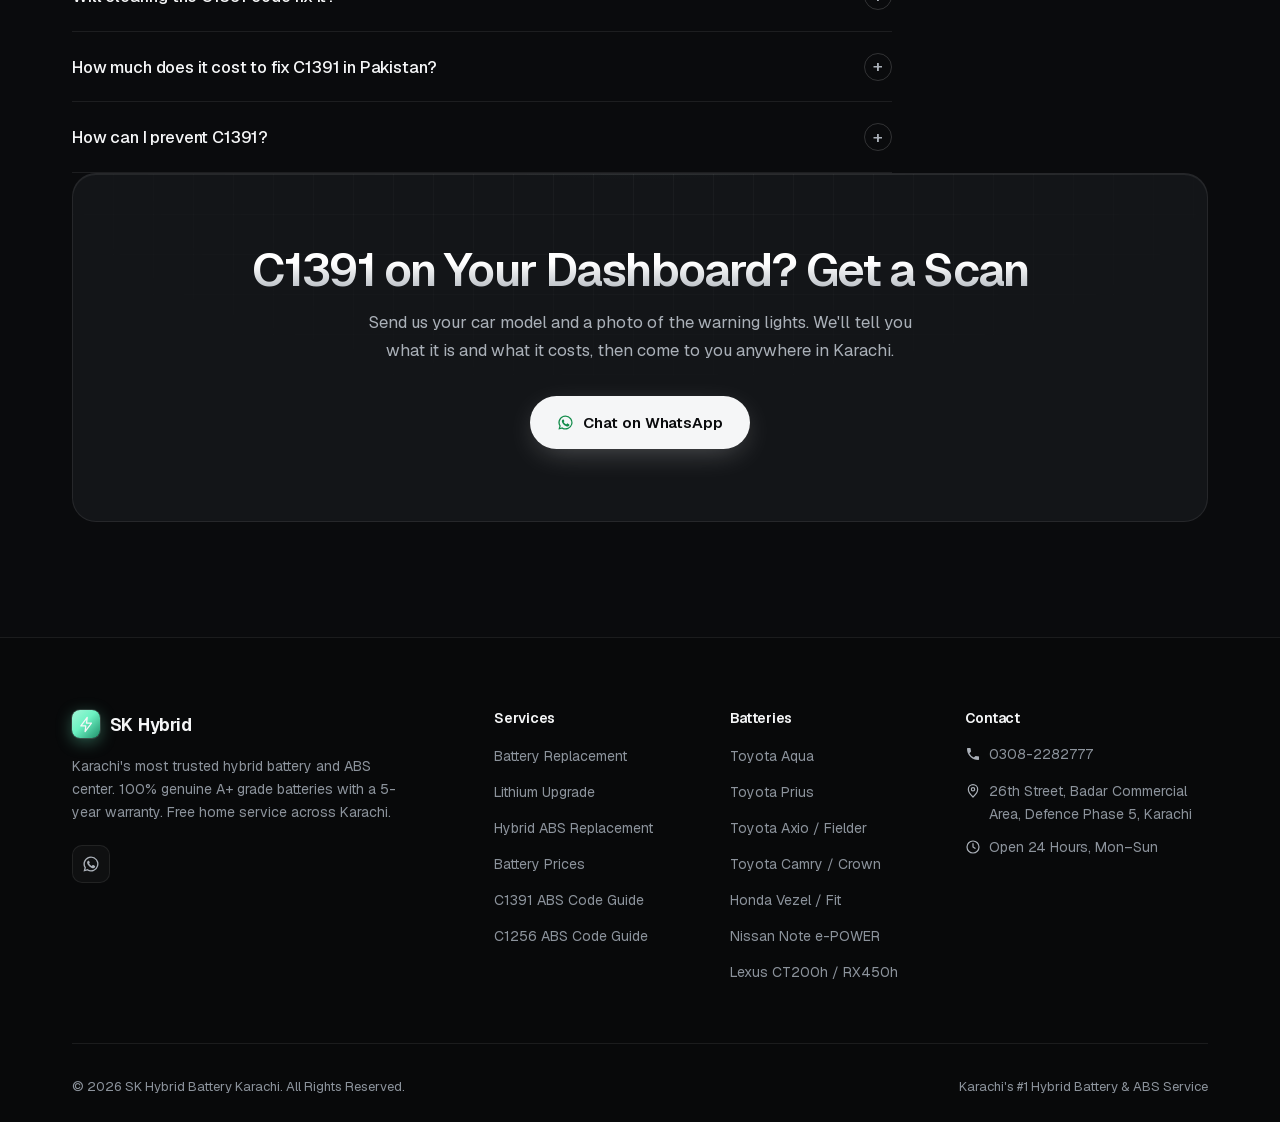
<file: c1391-code-toyota-prius-aqua/index.html>
<!DOCTYPE html>
<html lang="en" dir="ltr">
<head>
  <meta charset="UTF-8">
  <meta name="viewport" content="width=device-width, initial-scale=1.0">

  <!-- SEO Meta Tags -->
  <title>C1391 Code on Toyota Prius &amp; Aqua: Meaning, Fix &amp; Cost in Karachi &amp; Pakistan</title>
  <meta name="description" content="C1391 on a Toyota Prius or Aqua means the brake accumulator is leaking pressure. Learn the symptoms, causes, whether it is safe to drive, the proper fix and the cost in Pakistan.">
  <meta name="robots" content="index, follow, max-image-preview:large, max-snippet:-1">
  <link rel="canonical" href="https://www.skhybridbatterys.com/c1391-code-toyota-prius-aqua/">

  <!-- Open Graph -->
  <meta property="og:locale" content="en_US">
  <meta property="og:type" content="article">
  <meta property="og:title" content="C1391 Code on Toyota Prius &amp; Aqua: Meaning, Fix &amp; Cost | SK Hybrid Battery">
  <meta property="og:description" content="ABS, VSC and brake lights with code C1391? What it means, why clearing it does not work, the proper fix and the cost in Pakistan.">
  <meta property="og:url" content="https://www.skhybridbatterys.com/c1391-code-toyota-prius-aqua/">
  <meta property="og:site_name" content="SK Hybrid Battery Karachi">
  <meta property="og:image" content="https://www.skhybridbatterys.com/images/hero-battery.jpg">
  <meta name="twitter:card" content="summary_large_image">
  <meta name="twitter:title" content="C1391 Code on Prius &amp; Aqua: Meaning and Fix">
  <meta name="twitter:description" content="Brake accumulator leak code C1391 explained: symptoms, safety, fix and cost in Pakistan.">

  <link rel="icon" href="/favicon.ico" sizes="48x48">
  <link rel="icon" href="/favicon.svg" type="image/svg+xml">
  <link rel="icon" href="/favicon-96.png" type="image/png" sizes="96x96">
  <link rel="apple-touch-icon" href="/apple-touch-icon.png">
  <link rel="manifest" href="/site.webmanifest">
  <link rel="preload" href="/fonts/geist-latin.woff2" as="font" type="font/woff2" crossorigin>
  <link rel="stylesheet" href="/style.css">

  <!-- Google Ads & Conversion Tracking -->
  <script async src="https://www.googletagmanager.com/gtag/js?id=AW-18432583532"></script>
  <script>
    window.dataLayer = window.dataLayer || [];
    function gtag(){dataLayer.push(arguments);}
    gtag('js', new Date());
    gtag('config', 'AW-18432583532');
    function trackAdConversion(type, label) {
      // Google Analytics 4: same clicks as named events (GA4 is loaded through the Ads Google tag)
      if (typeof gtag === 'function' && type !== 'quote-calculator-submit') {
        var gaEvent = /call/.test(type) ? 'click_call' : /direction/.test(type) ? 'click_directions' : type === 'quote_calculator_submit' ? 'quote_request' : 'click_whatsapp';
        gtag('event', gaEvent, { send_to: 'G-RZLM8SD3V3', button_id: type, button_text: String(label || '').slice(0, 100) });
      }
      if (typeof gtag === 'function' && !/direction/.test(type)) { // Directions taps are not leads: GA4 only, not a Google Ads conversion
        gtag('event', 'conversion', { 'send_to': 'AW-18432583532/qbc3CPTk2_UcEOzOq9VE', 'event_category': 'Leads', 'event_label': label || 'SK Hybrid Contact' });
      }
    }
    function gtag_report_conversion(url) {
      var callback = function () { if (typeof(url) != 'undefined') { window.location = url; } };
      if (typeof gtag === 'function') { gtag('event', 'conversion', { 'send_to': 'AW-18432583532/qbc3CPTk2_UcEOzOq9VE', 'event_callback': callback }); }
      return false;
    }
  </script>

  <!-- Schema.org: Article + Breadcrumbs + FAQPage -->
  <script type="application/ld+json">
  {
    "@context": "https://schema.org",
    "@graph": [
      {
        "@type": "Article",
        "@id": "https://www.skhybridbatterys.com/c1391-code-toyota-prius-aqua/#article",
        "headline": "C1391 Code on Toyota Prius & Aqua: What It Means and How to Fix It",
        "description": "What the C1391 brake accumulator leak code means on Toyota Prius, Aqua and other Toyota and Lexus hybrids, its symptoms and causes, whether it is safe to drive, how it is fixed and what it costs in Pakistan.",
        "image": "https://www.skhybridbatterys.com/images/hero-battery.jpg",
        "datePublished": "2026-09-27",
        "dateModified": "2026-09-27",
        "author": {
          "@type": "Organization",
          "name": "SK Hybrid Battery Karachi",
          "url": "https://www.skhybridbatterys.com/"
        },
        "publisher": {
          "@type": "Organization",
          "name": "SK Hybrid Battery Karachi",
          "url": "https://www.skhybridbatterys.com/"
        },
        "mainEntityOfPage": {
          "@type": "WebPage",
          "@id": "https://www.skhybridbatterys.com/c1391-code-toyota-prius-aqua/"
        }
      },
      {
        "@type": "BreadcrumbList",
        "itemListElement": [
          {
            "@type": "ListItem",
            "position": 1,
            "name": "Home",
            "item": "https://www.skhybridbatterys.com/"
          },
          {
            "@type": "ListItem",
            "position": 2,
            "name": "Hybrid ABS Replacement",
            "item": "https://www.skhybridbatterys.com/abs-repair-karachi/"
          },
          {
            "@type": "ListItem",
            "position": 3,
            "name": "C1391 Code",
            "item": "https://www.skhybridbatterys.com/c1391-code-toyota-prius-aqua/"
          }
        ]
      },
      {
        "@type": "FAQPage",
        "mainEntity": [
          {
            "@type": "Question",
            "name": "What does the C1391 code mean on a Prius or Aqua?",
            "acceptedAnswer": {
              "@type": "Answer",
              "text": "C1391 means the skid control computer has detected an abnormal leak in the brake accumulator: the brake actuator cannot hold hydraulic pressure after the pump stops. It usually comes with the ABS, VSC and brake warning lights, and the pump motor runs more often than normal. In most cases the fault is inside the actuator, which then needs replacing, followed by electronic bleeding and calibration."
            }
          },
          {
            "@type": "Question",
            "name": "Can I drive my car with the C1391 code?",
            "acceptedAnswer": {
              "@type": "Answer",
              "text": "Only gently and for a short distance, such as to your home or a nearby workshop. The car normally still brakes, but ABS and VSC may be switched off and the pedal can need more effort. Do not take it on a long trip or the highway. If the pedal goes hard, the car pulls to one side or the brake fluid level is low, stop and call a mechanic to come to you."
            }
          },
          {
            "@type": "Question",
            "name": "Will clearing the C1391 code fix it?",
            "acceptedAnswer": {
              "@type": "Answer",
              "text": "No. Clearing the code only erases the computer's memory. The leak inside the actuator is still there, so the code and warning lights return as soon as the computer sees pressure dropping again, often within the same day or a few drives. The code stays gone only once the leaking part is replaced and the system is bled and calibrated with a scan tool."
            }
          },
          {
            "@type": "Question",
            "name": "How much does it cost to fix C1391 in Pakistan?",
            "acceptedAnswer": {
              "@type": "Answer",
              "text": "At our Karachi workshop, a brake actuator replacement for a Toyota Aqua or Prius starts from around PKR 85,000 installed, including brake fluid, electronic bleeding and calibration. We exclusively provide complete hybrid ABS replacements—never repaired or refurbished units. The exact price depends on the model and is confirmed after a scan."
            }
          },
          {
            "@type": "Question",
            "name": "How can I prevent C1391?",
            "acceptedAnswer": {
              "@type": "Answer",
              "text": "Replace the brake fluid every 3 years or 40,000 km, whichever comes first, using the scan-tool bleeding procedure these cars need. Use fresh fluid of the grade Toyota specifies and do not mix old and new bottles. Do not ignore a pump that buzzes more often than before; catching a small leak early can save the actuator."
            }
          }
        ]
      }
    ]
  }
  </script>
</head>

<body>
  <!-- ==================== HEADER ==================== -->
  <header class="site-header" id="site-header">
    <div class="announcement-bar" role="banner">
      <span class="ic ic-bolt" aria-hidden="true"></span> <span class="ab-full">Karachi's #1 Hybrid Car Specialist • </span>5-Year Official Warranty • Free Doorstep Home Installation<span class="ab-full"> Karachi Wide</span> • <a href="tel:+923082282777" data-track="call-header"><span class="ic ic-phone" aria-hidden="true"></span> Call: 0308-2282777</a>
    </div>

    <nav class="navbar" id="navbar" role="navigation" aria-label="Main navigation">
      <div class="container">
        <a href="/" class="logo" id="site-logo" aria-label="SK Hybrid Battery – Home">
          <div class="logo-icon"><span class="ic ic-bolt" aria-hidden="true"></span></div>
          SK<span>Hybrid</span>
        </a>

        <div class="nav-links" id="nav-links" role="menubar">
          <a href="/#services" role="menuitem">Services</a>
          <a href="/abs-repair-karachi/" role="menuitem">Hybrid ABS Replacement</a>
          <a href="/hybrid-battery-price-karachi/" role="menuitem">Prices</a>
          <a href="/#products" role="menuitem">Batteries</a>
          <a href="/#faq" role="menuitem">FAQ</a>
          <a href="/#contact" role="menuitem">Contact</a>
          <a href="https://wa.me/923082282777?text=Hi%20SK%20Hybrid%20Battery%2C%20my%20Toyota%20hybrid%20is%20showing%20code%20C1391" class="nav-cta" role="menuitem" target="_blank" rel="noopener" data-track="whatsapp-nav"><span class="ic ic-whatsapp" aria-hidden="true"></span> Get Quote</a>
        </div>

        <button class="mobile-toggle" id="mobile-toggle" aria-label="Toggle menu" aria-expanded="false">
          <span></span><span></span><span></span>
        </button>
      </div>
    </nav>
  </header>
  <div class="nav-overlay" id="nav-overlay"></div>
  <!-- ==================== PAGE HERO ==================== -->
  <section class="page-hero" id="top">
    <div class="container">
      <nav class="breadcrumb" aria-label="Breadcrumb"><a href="/">Home</a> › <a href="/abs-repair-karachi/">Hybrid ABS Replacement</a> › C1391 Code</nav>
      <h1>C1391 Code on Toyota Prius &amp; Aqua: What It Means and How to Fix It</h1>
      <p class="lead">ABS, VSC and brake lights all came on together, and the scanner shows <span class="code-chip">C1391</span>? This is one of the most common brake faults on Toyota hybrids in Pakistan. Here is what the code means, whether the car is safe to drive, why clearing it does not work, and what a proper fix costs.</p>
      <div class="hero-actions">
        <a href="https://wa.me/923082282777?text=Hi%20SK%20Hybrid%20Battery%2C%20my%20car%20is%20showing%20the%20C1391%20code%20%28ABS%2FVSC%2Fbrake%20lights%29.%20My%20car%20model%20and%20year%20is%20" class="btn btn-primary" target="_blank" rel="noopener" data-track="c1391-hero-whatsapp"><span class="ic ic-whatsapp" aria-hidden="true"></span> WhatsApp About C1391</a>
        <a href="tel:+923082282777" class="btn btn-secondary" data-track="c1391-hero-call"><span class="ic ic-phone" aria-hidden="true"></span> Call 0308-2282777</a>
      </div>
    </div>
  </section>

  <!-- ==================== WHAT IT MEANS ==================== -->
  <section class="section" id="meaning">
    <div class="container">
      <div class="prose reveal">
        <h2>What Does C1391 Mean?</h2>
        <p>Toyota describes C1391 as an <strong>abnormal leak in the accumulator</strong>. In plain terms, the brake actuator cannot hold hydraulic pressure the way it should.</p>
        <p>Toyota hybrids use electronically controlled brakes. An electric pump charges an accumulator, a small pressure store, with brake fluid. The skid control computer uses that stored pressure to apply the brakes, run ABS and VSC, and blend hydraulic braking with regenerative braking from the motor.</p>
        <p>After the pump stops, the pressure should hold steady. If it drops faster than expected, the computer concludes that fluid is leaking past a seal or valve inside the unit and stores C1391. The leak is internal, so you will not usually see fluid on the ground.</p>

        <h3>Which cars get C1391?</h3>
        <p>C1391 appears on Toyota and Lexus hybrids that use this accumulator-based brake system. In Pakistan we see it most on:</p>
        <ul>
          <li>Toyota Prius Gen 2 and Gen 3</li>
          <li>Toyota Aqua</li>
          <li>Corolla Axio and Fielder Hybrid</li>
          <li>Lexus CT200h</li>
          <li>Camry Hybrid</li>
        </ul>
        <p>The layout differs between models. On some, the pump and accumulator are a separate assembly from the valve unit; on others they are combined. The meaning of the code is the same, but the part that needs replacing is not, which is why the model and year matter for the quote.</p>
      </div>
    </div>
  </section>

  <!-- ==================== SYMPTOMS ==================== -->
  <section class="section" id="symptoms" style="background: var(--bg-secondary);">
    <div class="container">
      <div class="section-header reveal">
        <div class="section-label">Symptoms</div>
        <h2>Symptoms That Come With C1391</h2>
        <p>You may notice one or several of these before, or at the same time as, the warning lights.</p>
      </div>

      <div class="services-grid">
        <div class="service-card reveal">
          <div class="service-icon"><span class="ic ic-alert" aria-hidden="true"></span></div>
          <h3>ABS, VSC and Brake Lights</h3>
          <p>The ABS light, the VSC or skid light and the red brake warning come on together, often with a master warning or "Check VSC System" message.</p>
        </div>
        <div class="service-card reveal">
          <div class="service-icon"><span class="ic ic-sound" aria-hidden="true"></span></div>
          <h3>Pump Runs Too Often</h3>
          <p>A healthy pump buzzes for a few seconds when you open the door or press the pedal. With a leak it runs again and again, even while the car is parked.</p>
        </div>
        <div class="service-card reveal">
          <div class="service-icon"><span class="ic ic-pedal" aria-hidden="true"></span></div>
          <h3>Hard Brake Pedal</h3>
          <p>When the system falls back to backup braking, the pedal feels firm and needs more effort, and the car takes longer to stop. Treat this as a safety warning.</p>
        </div>
        <div class="service-card reveal">
          <div class="service-icon"><span class="ic ic-battery" aria-hidden="true"></span></div>
          <h3>Less Regenerative Braking</h3>
          <p>The system reduces or switches off regeneration. The hybrid battery charges less while braking and the fuel average drops.</p>
        </div>
      </div>
    </div>
  </section>

  <!-- ==================== RELATED CODES ==================== -->
  <section class="section" id="related-codes">
    <div class="container">
      <div class="prose reveal">
        <h2>Codes That Often Appear With C1391</h2>
        <p>C1391 rarely comes alone. A good scan reads all stored codes and the live pump and pressure data before anyone quotes a price.</p>
        <div class="table-wrap">
          <table class="price-table fit">
            <thead>
              <tr><th>Code</th><th>Meaning</th><th>What it tells us</th></tr>
            </thead>
            <tbody>
              <tr><td data-label="Code"><span class="code-chip">C1391</span></td><td class="wide" data-label="Meaning">Abnormal leak in accumulator</td><td class="wide" data-label="What it tells us">Actuator cannot hold pressure</td></tr>
              <tr><td data-label="Code"><span class="code-chip">C1256</span></td><td class="wide" data-label="Meaning">Accumulator pressure low</td><td class="wide" data-label="What it tells us">Pressure not building or holding</td></tr>
              <tr><td data-label="Code"><span class="code-chip">C1252</span></td><td class="wide" data-label="Meaning">Pump motor running too long</td><td class="wide" data-label="What it tells us">Pump working hard to keep up</td></tr>
              <tr><td data-label="Code"><span class="code-chip">C1253</span></td><td class="wide" data-label="Meaning">Pump motor relay fault</td><td class="wide" data-label="What it tells us">Check the electrical side too</td></tr>
              <tr><td data-label="Code"><span class="code-chip">C1345</span></td><td class="wide" data-label="Meaning">Solenoid offset not learned</td><td class="wide" data-label="What it tells us">Calibration needed after work</td></tr>
            </tbody>
          </table>
        </div>
        <p>C1256 is the code we see most often alongside C1391. It has its own causes and checks, explained in our guide to the <a href="/c1256-code-toyota-prius-aqua/">C1256 code on Prius and Aqua</a>.</p>
      </div>
    </div>
  </section>

  <!-- ==================== CAUSES ==================== -->
  <section class="section" id="causes" style="background: var(--bg-secondary);">
    <div class="container">
      <div class="prose reveal">
        <h2>What Causes C1391?</h2>
        <ul>
          <li><strong>Worn seals and valves inside the actuator.</strong> This is the most common cause. Once fluid leaks internally, the unit cannot hold pressure.</li>
          <li><strong>A tired accumulator.</strong> With age the accumulator stores less pressure, so the pump has to run more often.</li>
          <li><strong>Old, contaminated brake fluid.</strong> Fluid that has absorbed moisture corrodes and wears the fine valves and seals from inside.</li>
          <li><strong>A weak pump motor.</strong> A pump that cannot build pressure quickly can trigger C1391 together with pump-related codes.</li>
        </ul>
        <div class="note-box">
          <strong>Why it is so common in Pakistan:</strong> most hybrids here are imported from Japan at 5 to 10 years old, often with the brake fluid never changed. DOT 3 fluid absorbs moisture from the air over time, and moist fluid in an actuator that sits in 40°C+ heat for months each year wears out seals much faster. Many of the Aqua and Prius actuators we replace in Karachi have dark, old fluid inside.
        </div>
      </div>
    </div>
  </section>

  <!-- ==================== CAN YOU DRIVE ==================== -->
  <section class="section" id="can-you-drive">
    <div class="container">
      <div class="prose reveal">
        <h2>Can You Drive With C1391?</h2>
        <p>In most cases the car will still stop, because the system has a hydraulic backup. But this is your brakes, so be careful.</p>
        <ul>
          <li><strong>Short, gentle trips only.</strong> Drive slowly to your home or a nearby workshop, keep extra distance and avoid highways and long journeys.</li>
          <li><strong>Expect no ABS or VSC.</strong> On a wet or sandy road the wheels can lock under hard braking.</li>
          <li><strong>Hard pedal means stop.</strong> If the pedal suddenly goes hard, the car pulls to one side, or the fluid level is below the minimum mark, park safely and call for help.</li>
        </ul>
        <p>If you are in Karachi, do not risk driving across the city; we can come to your location to scan the car.</p>
      </div>
    </div>
  </section>

  <!-- ==================== FIX ==================== -->
  <section class="section" id="fix" style="background: var(--bg-secondary);">
    <div class="container">
      <div class="prose reveal">
        <h2>How to Fix C1391</h2>
        <h3>Actuator replacement vs repair</h3>
        <p>Because C1391 points to an internal leak, the usual fix is replacing the brake actuator, or on some models the pump and accumulator assembly, with a tested unit. Repair is possible where the scan shows an electrical fault, such as a pump relay or module problem, rather than a leak. A resealed leaking unit rarely lasts in our heat.</p>

        <h3>Why a cleared code comes back</h3>
        <p>Many owners are told the code was "cleared" and the lights went off, only for them to return a day or a week later. Clearing a code erases memory; it does not stop a leak. As soon as the computer sees pressure dropping again, it sets C1391 once more.</p>

        <h3>Electronic bleeding and calibration</h3>
        <p>These brakes cannot be bled like an ordinary car. After the actuator is replaced, a scan tool runs the bleeding routine to purge air from the actuator and accumulator. The technician then runs the zero-point calibrations the brake computer needs.</p>
        <p>If calibration is skipped, the lights stay on and <span class="code-chip">C1345</span> (linear solenoid offset not learned) is stored. That is a sign the job was not finished, not a new fault.</p>
      </div>
    </div>
  </section>

  <!-- ==================== COST ==================== -->
  <section class="section" id="cost">
    <div class="container">
      <div class="prose reveal">
        <h2>C1391 Replacement Cost in Pakistan</h2>
        <!-- PRICE: owner-set 2026-09-27 -->
        <p>At our Karachi workshop, brake actuator replacement for a Toyota Aqua or Prius costs <strong>from around PKR 85,000 installed</strong>. That includes the tested unit, brake fluid, electronic bleeding, calibration, code clearing and a road test.</p>
        <p>A complete genuine hybrid ABS replacement for Toyota Aqua or Prius starts <strong>from PKR 85,000</strong> installed, including brake fluid, electronic bleeding, zero-point calibration and a written warranty. See our <a href="/abs-repair-karachi/">hybrid ABS replacement price list</a> for all models.</p>
      </div>
    </div>
  </section>

  <!-- ==================== PREVENTION ==================== -->
  <section class="section" id="prevention" style="background: var(--bg-secondary);">
    <div class="container">
      <div class="prose reveal">
        <h2>How to Prevent C1391</h2>
        <ul>
          <li><strong>Flush the brake fluid every 3 years or 40,000 km,</strong> whichever comes first, using the scan-tool procedure. It is the cheapest protection for an expensive actuator.</li>
          <li><strong>Change the fluid soon after buying an imported hybrid,</strong> unless you have proof it was done recently.</li>
          <li><strong>Use the correct fresh fluid</strong> and do not mix brands or top up from an old, opened bottle.</li>
          <li><strong>Listen to the pump.</strong> If it buzzes more often than before, get a scan before the warning lights come on.</li>
        </ul>
      </div>
    </div>
  </section>

  <!-- ==================== KARACHI ==================== -->
  <section class="section" id="karachi">
    <div class="container">
      <div class="prose reveal">
        <h2>Get C1391 Fixed in Karachi</h2>
        <p>Our technician comes to your home or office anywhere in Karachi with a scanner. We read all stored codes and live pump and pressure data, then give you a written quote. The diagnostic is free with any replacement.</p>
        <p>If the actuator needs replacing, the work is done at our workshop on 26th Street, Badar Commercial Area, DHA Phase 5, with free pickup and drop. We bleed and calibrate the system, clear the codes and road test the car before handing it back.</p>
        <p>We are open 24 hours, Monday to Sunday. Book a home scan on <a href="https://wa.me/923082282777?text=Hi%20SK%20Hybrid%20Battery%2C%20please%20book%20a%20home%20ABS%20scan%20for%20C1391%20in%20Karachi.%20My%20area%20is%20" target="_blank" rel="noopener" data-track="c1391-karachi-whatsapp">WhatsApp</a> or call 0308-2282777.</p>
        <p>Outside Karachi? Send us your car model on WhatsApp and we'll advise you.</p>
      </div>
    </div>
  </section>

  <!-- ==================== RELATED ==================== -->
  <section class="section" id="related" style="background: var(--bg-secondary);">
    <div class="container">
      <div class="prose reveal">
        <h2>Related Guides and Services</h2>
        <div class="related-links">
          <a href="/toyota-aqua-abs-karachi/">Toyota Aqua ABS Unit Replacement <span>C1391 fixed with tested actuator from PKR 85,000</span></a>
          <a href="/toyota-prius-abs-karachi/">Toyota Prius ABS Unit Replacement <span>Gen 2, 3, 4 &amp; Alpha actuator from PKR 85,000</span></a>
          <a href="/abs-repair-karachi/">Hybrid ABS Replacement in Karachi <span>Genuine tested &amp; brand-new actuators</span></a>
          <a href="/c1256-code-toyota-prius-aqua/">C1256 Code on Prius &amp; Aqua <span>Accumulator low pressure explained</span></a>
          <a href="/toyota-prius-hybrid-battery-karachi/">Toyota Prius Hybrid Battery <span>Gen 2, 3, 4 &amp; Alpha</span></a>
          <a href="/toyota-aqua-hybrid-battery-karachi/">Toyota Aqua Hybrid Battery <span>From PKR 80,000, 5-year warranty</span></a>
        </div>
      </div>
    </div>
  </section>

  <!-- ==================== FAQ ==================== -->
  <section class="section" id="faq">
    <div class="container">
      <div class="section-header reveal">
        <div class="section-label">FAQ</div>
        <h2>C1391 Code Questions, Answered</h2>
      </div>

      <div class="faq-grid reveal">
        <div class="faq-item active">
          <button class="faq-question" aria-expanded="true"><span>What does the C1391 code mean on a Prius or Aqua?</span><span class="faq-icon">+</span></button>
          <div class="faq-answer"><p>C1391 means the skid control computer has detected an <strong>abnormal leak in the brake accumulator</strong>: the brake actuator cannot hold hydraulic pressure after the pump stops. It usually comes with the ABS, VSC and brake warning lights, and the pump motor runs more often than normal. In most cases the fault is inside the actuator, which then needs replacing, followed by electronic bleeding and calibration.</p></div>
        </div>
        <div class="faq-item">
          <button class="faq-question" aria-expanded="false"><span>Can I drive my car with the C1391 code?</span><span class="faq-icon">+</span></button>
          <div class="faq-answer"><p>Only gently and for a short distance, such as to your home or a nearby workshop. The car normally still brakes, but ABS and VSC may be switched off and the pedal can need more effort. Do not take it on a long trip or the highway. If the pedal goes hard, the car pulls to one side or the brake fluid level is low, stop and call a mechanic to come to you.</p></div>
        </div>
        <div class="faq-item">
          <button class="faq-question" aria-expanded="false"><span>Will clearing the C1391 code fix it?</span><span class="faq-icon">+</span></button>
          <div class="faq-answer"><p>No. Clearing the code only erases the computer's memory. The leak inside the actuator is still there, so the code and warning lights return as soon as the computer sees pressure dropping again, often within the same day or a few drives. The code stays gone only once the leaking part is replaced and the system is bled and calibrated with a scan tool.</p></div>
        </div>
        <div class="faq-item">
          <button class="faq-question" aria-expanded="false"><span>How much does it cost to fix C1391 in Pakistan?</span><span class="faq-icon">+</span></button>
          <div class="faq-answer"><p>At our Karachi workshop, a brake actuator replacement for a Toyota Aqua or Prius starts from around <strong>PKR 85,000</strong> installed, including brake fluid, electronic bleeding and calibration. We exclusively provide complete hybrid ABS replacements—never repaired or refurbished units. The exact price depends on the model and is confirmed after a scan.</p></div>
        </div>
        <div class="faq-item">
          <button class="faq-question" aria-expanded="false"><span>How can I prevent C1391?</span><span class="faq-icon">+</span></button>
          <div class="faq-answer"><p>Replace the brake fluid every 3 years or 40,000 km, whichever comes first, using the scan-tool bleeding procedure these cars need. Use fresh fluid of the grade Toyota specifies and do not mix old and new bottles. Do not ignore a pump that buzzes more often than before; catching a small leak early can save the actuator.</p></div>
        </div>
      </div>

      <!-- CTA Banner -->
      <div class="cta-banner reveal" id="cta-section">
        <h2>C1391 on Your Dashboard? Get a Scan</h2>
        <p>Send us your car model and a photo of the warning lights. We'll tell you what it is and what it costs, then come to you anywhere in Karachi.</p>
        <a href="https://wa.me/923082282777?text=Hi%20SK%20Hybrid%20Battery%2C%20I%20need%20a%20C1391%20ABS%20scan%20and%20replacement%20quote%20in%20Karachi.%20My%20car%20model%20and%20year%20is%20" class="btn" target="_blank" rel="noopener" data-track="c1391-cta-whatsapp"><span class="ic ic-whatsapp" aria-hidden="true"></span> Chat on WhatsApp</a>
      </div>
    </div>
  </section>

  <!-- ==================== FOOTER ==================== -->
  <footer class="footer" id="footer" role="contentinfo">
    <div class="container">
      <div class="footer-grid">
        <div class="footer-about">
          <a href="/" class="logo" aria-label="SK Hybrid Battery – Home"><div class="logo-icon"><span class="ic ic-bolt" aria-hidden="true"></span></div>SK<span>Hybrid</span></a>
          <p>Karachi's most trusted hybrid battery and ABS center. 100% genuine A+ grade batteries with a 5-year warranty. Free home service across Karachi.</p>
          <div class="footer-social">
            <a href="https://wa.me/923082282777" aria-label="WhatsApp" target="_blank" rel="noopener" data-track="footer-whatsapp"><span class="ic ic-whatsapp" aria-hidden="true"></span></a>
          </div>
        </div>
        <div class="footer-column">
          <h4>Services</h4>
          <ul>
            <li><a href="/#services">Battery Replacement</a></li>
            <li><a href="/#services">Lithium Upgrade</a></li>
            <li><a href="/abs-repair-karachi/">Hybrid ABS Replacement</a></li>
            <li><a href="/hybrid-battery-price-karachi/">Battery Prices</a></li>
            <li><a href="/c1391-code-toyota-prius-aqua/">C1391 ABS Code Guide</a></li>
            <li><a href="/c1256-code-toyota-prius-aqua/">C1256 ABS Code Guide</a></li>
          </ul>
        </div>
        <div class="footer-column">
          <h4>Batteries</h4>
          <ul>
            <li><a href="/toyota-aqua-hybrid-battery-karachi/">Toyota Aqua</a></li>
            <li><a href="/toyota-prius-hybrid-battery-karachi/">Toyota Prius</a></li>
            <li><a href="/toyota-axio-fielder-hybrid-battery/">Toyota Axio / Fielder</a></li>
            <li><a href="/toyota-camry-crown-hybrid-battery/">Toyota Camry / Crown</a></li>
            <li><a href="/honda-vezel-fit-hybrid-battery/">Honda Vezel / Fit</a></li>
            <li><a href="/nissan-note-e-power-battery/">Nissan Note e-POWER</a></li>
            <li><a href="/lexus-hybrid-battery/">Lexus CT200h / RX450h</a></li>
          </ul>
        </div>
        <div class="footer-column">
          <h4>Contact</h4>
          <ul>
            <li><a href="tel:+923082282777" data-track="footer-call"><span class="ic ic-phone" aria-hidden="true"></span> 0308-2282777</a></li>
            <li><a href="https://www.google.com/maps/dir/?api=1&destination=24.799278,67.047952" target="_blank" rel="noopener"><span class="ic ic-pin" aria-hidden="true"></span> 26th Street, Badar Commercial Area, Defence Phase 5, Karachi</a></li>
            <li><a href="/#contact"><span class="ic ic-clock" aria-hidden="true"></span> Open 24 Hours, Mon–Sun</a></li>
          </ul>
        </div>
      </div>
      <div class="footer-bottom">
        <p>© 2026 SK Hybrid Battery Karachi. All Rights Reserved.</p>
        <p>Karachi's #1 Hybrid Battery &amp; ABS Service</p>
      </div>
    </div>
  </footer>

  <a href="https://wa.me/923082282777?text=Hi%2C%20my%20car%20is%20showing%20code%20C1391" class="whatsapp-float" id="whatsapp-float" target="_blank" rel="noopener" aria-label="Chat on WhatsApp" data-track="whatsapp-float"><span class="ic ic-whatsapp" aria-hidden="true"></span></a>
  <button class="scroll-top" id="scroll-top" aria-label="Scroll to top">↑</button>

  <div class="mobile-action-bar" role="navigation" aria-label="Mobile Quick Actions">
    <div class="mobile-action-bar-inner">
      <a href="tel:+923082282777" class="mobile-action-btn btn-call" data-track="mobile-bar-call"><span class="btn-icon"><span class="ic ic-phone" aria-hidden="true"></span></span><span>Call Now</span></a>
      <a href="https://wa.me/923082282777?text=Hi%20SK%20Hybrid%20Battery%2C%20I%20need%20a%20C1391%20ABS%20replacement%20price%20in%20Karachi" target="_blank" rel="noopener" class="mobile-action-btn btn-whatsapp" data-track="mobile-bar-whatsapp"><span class="btn-icon"><span class="ic ic-whatsapp" aria-hidden="true"></span></span><span>WhatsApp Quote</span></a>
      <a href="https://www.google.com/maps/dir/?api=1&destination=24.799278,67.047952" target="_blank" rel="noopener" class="mobile-action-btn btn-directions" data-track="mobile-bar-directions"><span class="btn-icon"><span class="ic ic-pin" aria-hidden="true"></span></span><span>Directions</span></a>
    </div>
  </div>

  <script>
    const siteHeader = document.getElementById('site-header');
    const navbar = document.getElementById('navbar');
    const scrollTopBtn = document.getElementById('scroll-top');
    window.addEventListener('scroll', () => {
      const y = window.scrollY;
      siteHeader.classList.toggle('scrolled', y > 60);
      navbar.classList.toggle('scrolled', y > 60);
      scrollTopBtn.classList.toggle('visible', y > 500);
    });
    const toggle = document.getElementById('mobile-toggle');
    const navLinks = document.getElementById('nav-links');
    const overlay = document.getElementById('nav-overlay');
    function closeMenu() { navLinks.classList.remove('open'); overlay.classList.remove('open'); toggle.classList.remove('active'); toggle.setAttribute('aria-expanded', 'false'); }
    toggle.addEventListener('click', () => { const isOpen = navLinks.classList.toggle('open'); overlay.classList.toggle('open'); toggle.classList.toggle('active'); toggle.setAttribute('aria-expanded', isOpen); });
    overlay.addEventListener('click', closeMenu);
    navLinks.querySelectorAll('a').forEach(link => link.addEventListener('click', closeMenu));
    scrollTopBtn.addEventListener('click', () => window.scrollTo({ top: 0, behavior: 'smooth' }));
    const revealObserver = new IntersectionObserver((entries) => {
      entries.forEach(entry => { if (entry.isIntersecting) { entry.target.classList.add('visible'); revealObserver.unobserve(entry.target); } });
    }, { threshold: 0.1, rootMargin: '0px 0px -50px 0px' });
    document.querySelectorAll('.reveal').forEach(el => revealObserver.observe(el));
    document.querySelectorAll('.faq-question').forEach(button => {
      button.addEventListener('click', () => {
        const item = button.parentElement; const isActive = item.classList.contains('active');
        document.querySelectorAll('.faq-item').forEach(other => { other.classList.remove('active'); other.querySelector('.faq-question').setAttribute('aria-expanded', 'false'); });
        if (!isActive) { item.classList.add('active'); button.setAttribute('aria-expanded', 'true'); }
      });
    });
    document.querySelectorAll('[data-track]').forEach(el => {
      el.addEventListener('click', () => { if (typeof trackAdConversion === 'function') trackAdConversion(el.getAttribute('data-track'), el.innerText.trim() || 'CTA'); });
    });
  </script>
  <script src="/js/hide-prices.js"></script>
</body>
</html>
</file>
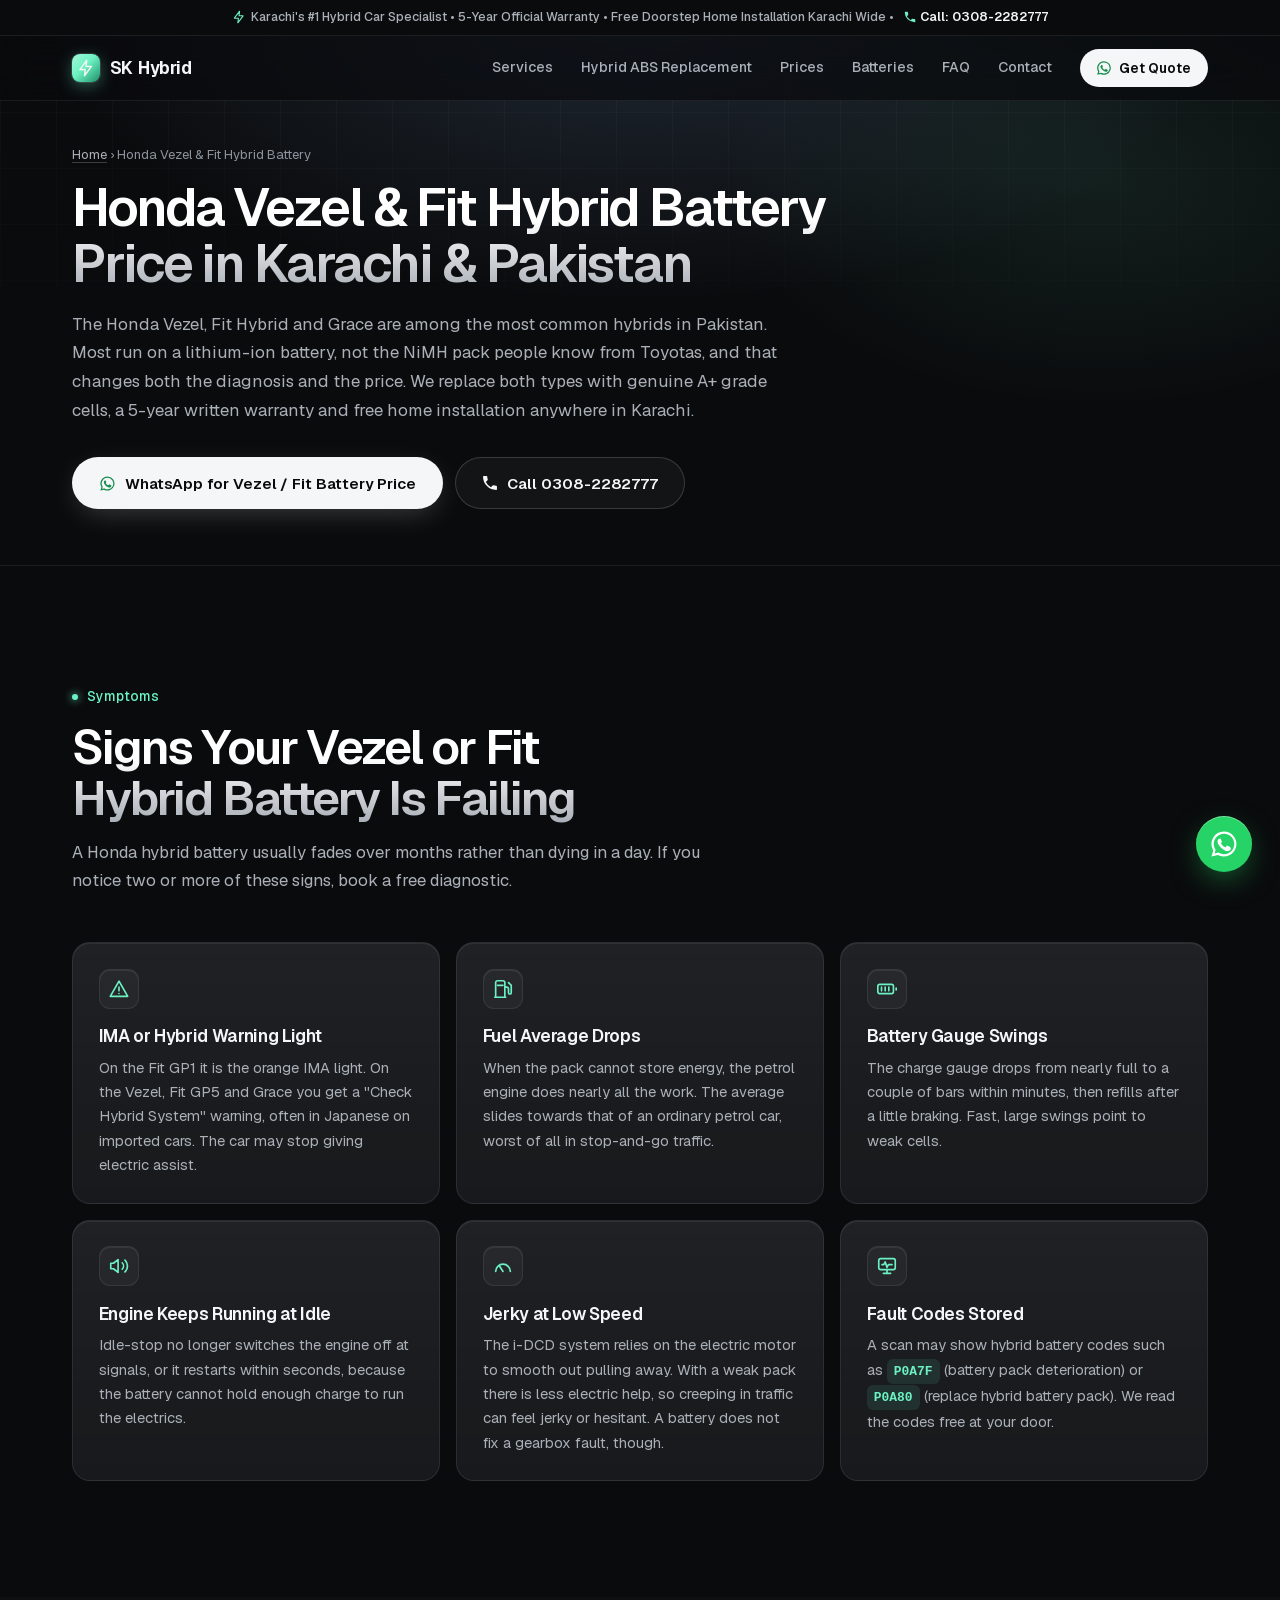
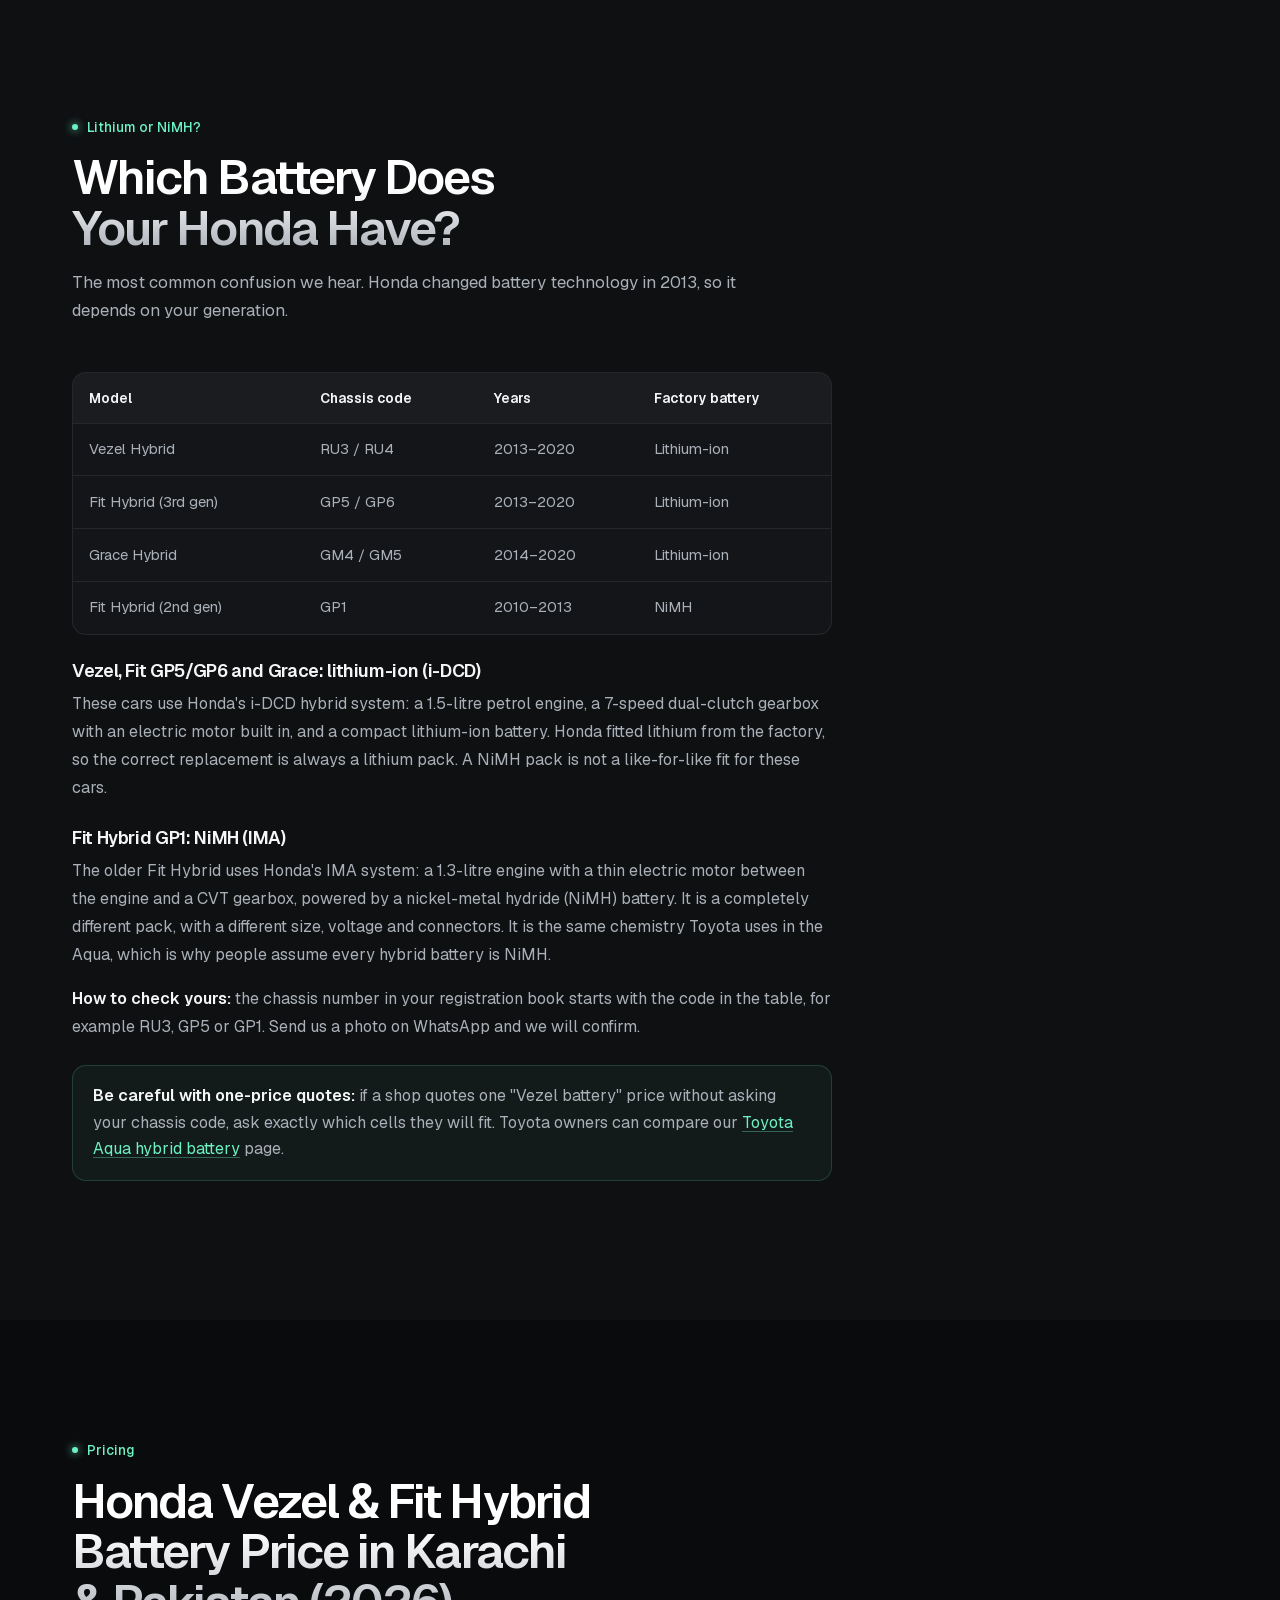
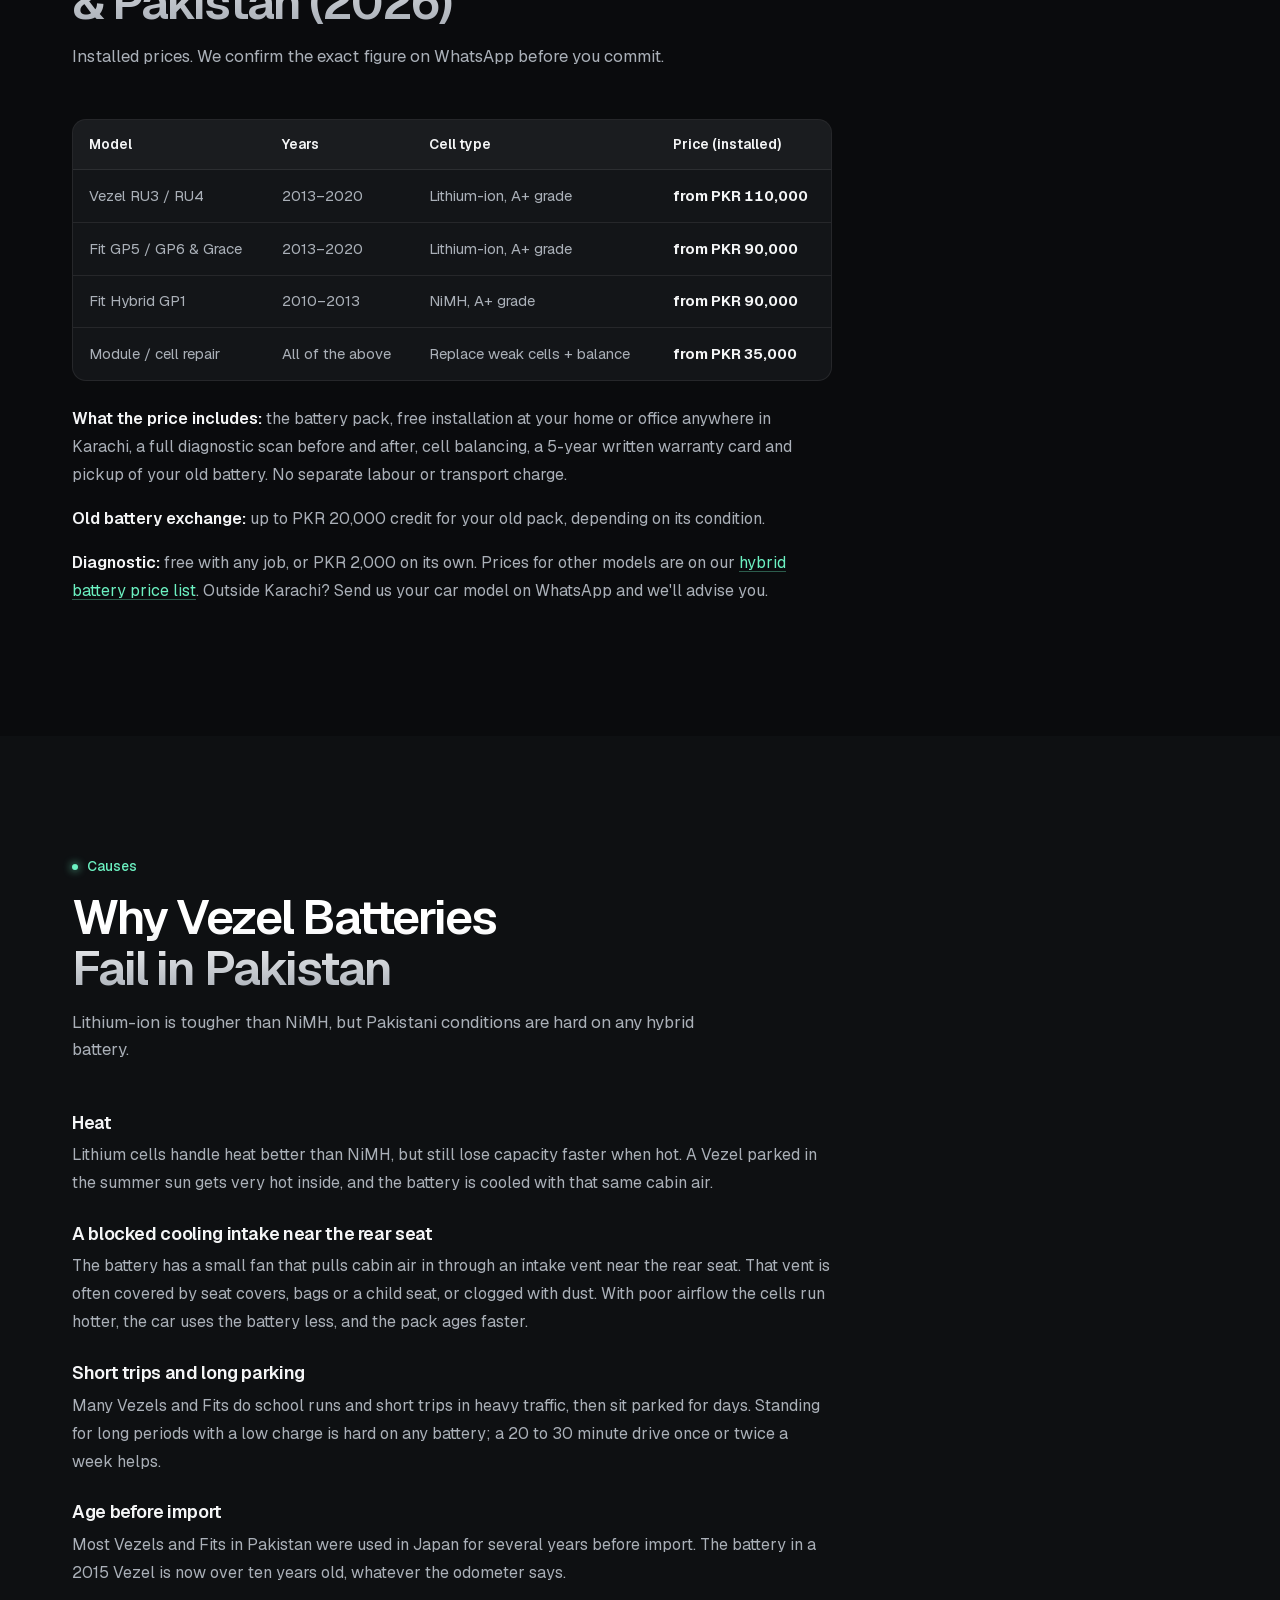
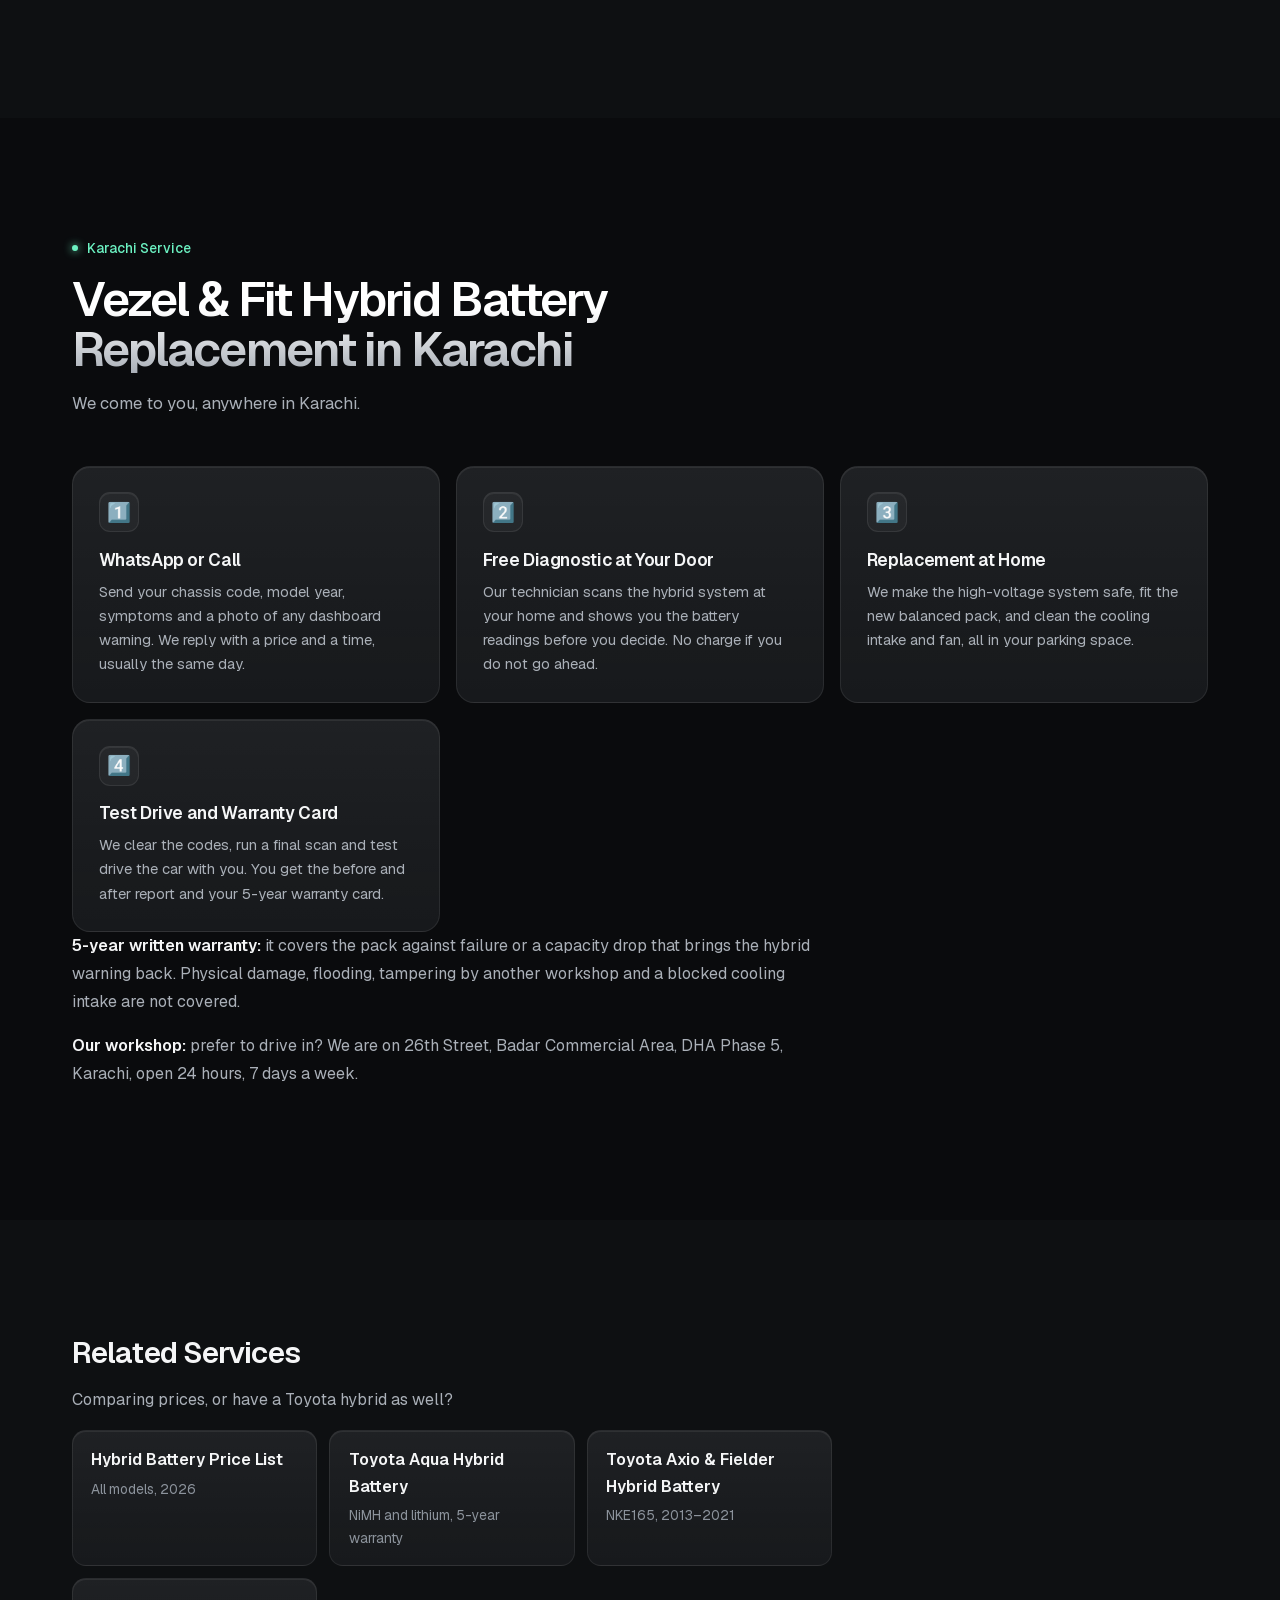
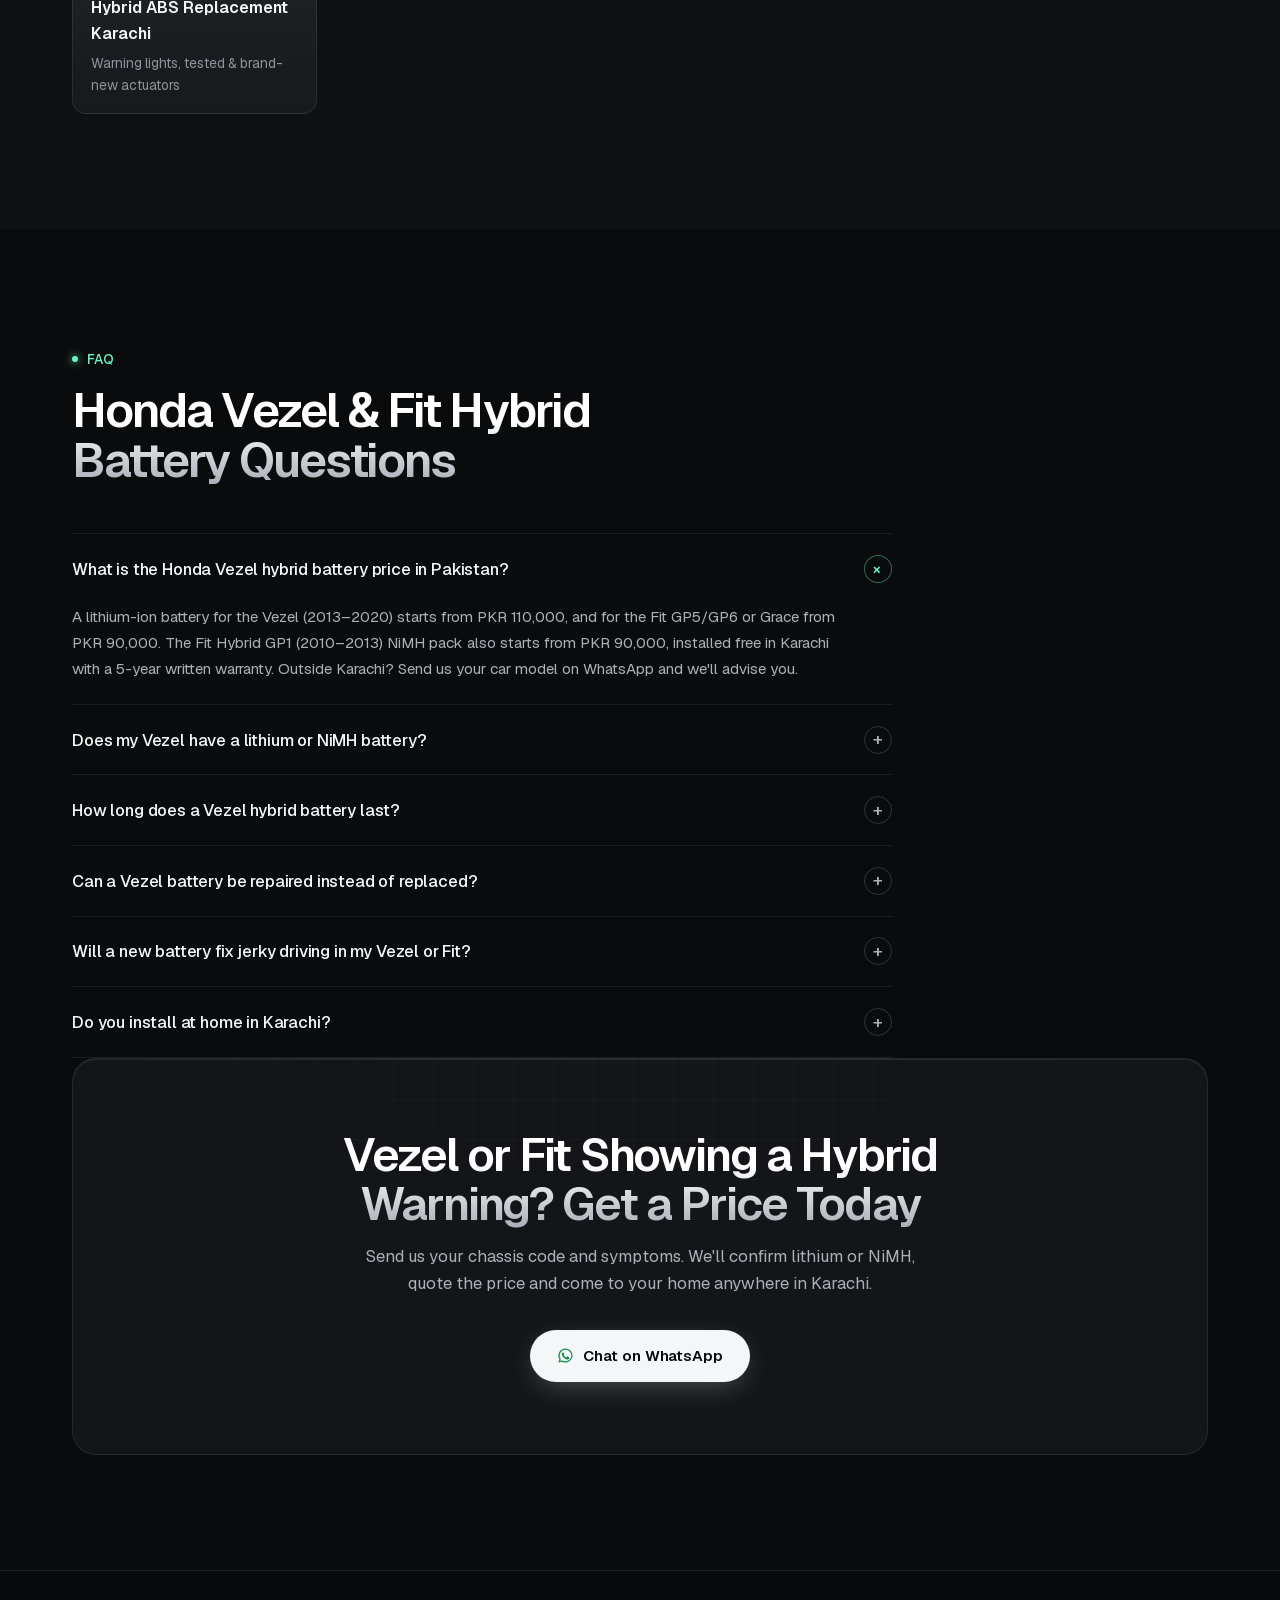
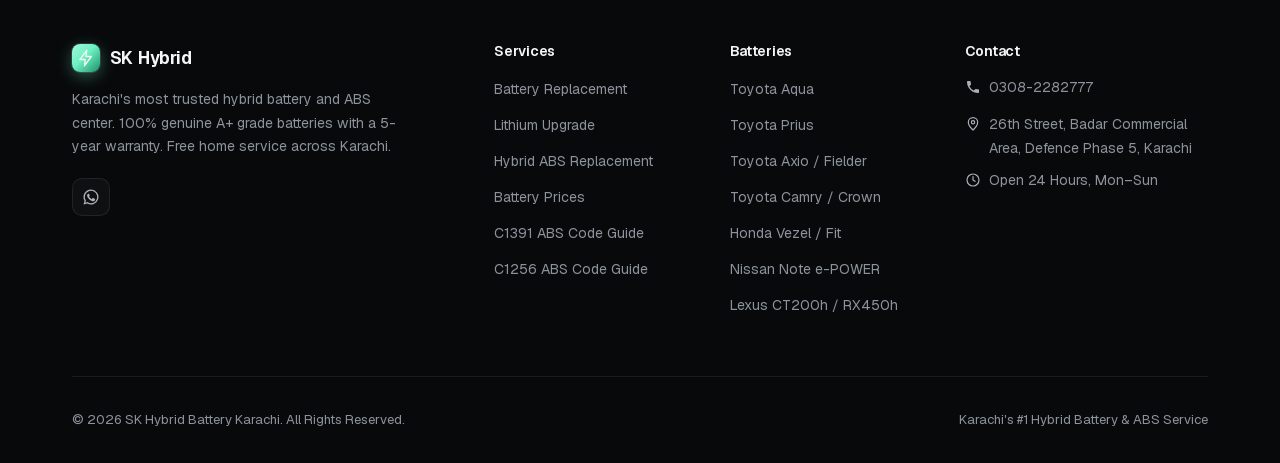
<file: honda-vezel-fit-hybrid-battery/index.html>
<!DOCTYPE html>
<html lang="en" dir="ltr">
<head>
  <meta charset="UTF-8">
  <meta name="viewport" content="width=device-width, initial-scale=1.0">

  <!-- SEO Meta Tags -->
  <title>Honda Vezel &amp; Fit Hybrid Battery Price in Karachi &amp; Pakistan (2026) | SK Hybrid Battery</title>
  <meta name="description" content="Honda Vezel, Fit and Grace hybrid battery price in Karachi &amp; Pakistan: Vezel lithium from PKR 110,000, Fit and Grace from PKR 90,000. 5-year warranty, free home installation in Karachi.">
  <meta name="robots" content="index, follow, max-image-preview:large, max-snippet:-1">
  <link rel="canonical" href="https://www.skhybridbatterys.com/honda-vezel-fit-hybrid-battery/">

  <!-- Open Graph -->
  <meta property="og:locale" content="en_US">
  <meta property="og:type" content="article">
  <meta property="og:title" content="Honda Vezel &amp; Fit Hybrid Battery Price in Karachi &amp; Pakistan (2026)">
  <meta property="og:description" content="Vezel lithium hybrid battery from PKR 110,000; Fit GP5, Grace and Fit GP1 from PKR 90,000. 5-year written warranty, free home installation in Karachi.">
  <meta property="og:url" content="https://www.skhybridbatterys.com/honda-vezel-fit-hybrid-battery/">
  <meta property="og:site_name" content="SK Hybrid Battery Karachi">
  <meta property="og:image" content="https://www.skhybridbatterys.com/images/hero-battery.jpg">
  <meta name="twitter:card" content="summary_large_image">
  <meta name="twitter:title" content="Honda Vezel &amp; Fit Hybrid Battery Price in Karachi &amp; Pakistan">
  <meta name="twitter:description" content="Fit and Grace from PKR 90,000, Vezel lithium from PKR 110,000, with 5-year warranty. Free home installation in Karachi.">

  <link rel="icon" href="/favicon.ico" sizes="48x48">
  <link rel="icon" href="/favicon.svg" type="image/svg+xml">
  <link rel="icon" href="/favicon-96.png" type="image/png" sizes="96x96">
  <link rel="apple-touch-icon" href="/apple-touch-icon.png">
  <link rel="manifest" href="/site.webmanifest">
  <link rel="preload" href="/fonts/geist-latin.woff2" as="font" type="font/woff2" crossorigin>
  <link rel="stylesheet" href="/style.css">

  <!-- Google Ads & Conversion Tracking -->
  <script async src="https://www.googletagmanager.com/gtag/js?id=AW-18432583532"></script>
  <script>
    window.dataLayer = window.dataLayer || [];
    function gtag(){dataLayer.push(arguments);}
    gtag('js', new Date());
    gtag('config', 'AW-18432583532');
    function trackAdConversion(type, label) {
      // Google Analytics 4: same clicks as named events (GA4 is loaded through the Ads Google tag)
      if (typeof gtag === 'function' && type !== 'quote-calculator-submit') {
        var gaEvent = /call/.test(type) ? 'click_call' : /direction/.test(type) ? 'click_directions' : type === 'quote_calculator_submit' ? 'quote_request' : 'click_whatsapp';
        gtag('event', gaEvent, { send_to: 'G-RZLM8SD3V3', button_id: type, button_text: String(label || '').slice(0, 100) });
      }
      if (typeof gtag === 'function' && !/direction/.test(type)) { // Directions taps are not leads: GA4 only, not a Google Ads conversion
        gtag('event', 'conversion', { 'send_to': 'AW-18432583532/qbc3CPTk2_UcEOzOq9VE', 'event_category': 'Leads', 'event_label': label || 'SK Hybrid Contact' });
      }
    }
    function gtag_report_conversion(url) {
      var callback = function () { if (typeof(url) != 'undefined') { window.location = url; } };
      if (typeof gtag === 'function') { gtag('event', 'conversion', { 'send_to': 'AW-18432583532/qbc3CPTk2_UcEOzOq9VE', 'event_callback': callback }); }
      return false;
    }
  </script>


  <!-- Schema.org: Product + Breadcrumbs + FAQPage -->
  <script type="application/ld+json">
  {
    "@context": "https://schema.org",
    "@graph": [
      {
        "@type": "Product",
        "@id": "https://www.skhybridbatterys.com/honda-vezel-fit-hybrid-battery/#product",
        "name": "Honda Vezel & Fit Hybrid Battery Replacement",
        "url": "https://www.skhybridbatterys.com/honda-vezel-fit-hybrid-battery/",
        "image": "https://www.skhybridbatterys.com/images/honda-vezel.webp",
        "description": "Replacement hybrid battery for Honda Vezel (RU3/RU4), Fit Hybrid (GP5/GP6) and Grace (GM4/GM5) with genuine A+ grade lithium-ion cells, and NiMH packs for the Fit Hybrid GP1. Price includes free home installation in Karachi, diagnostic scan, cell balancing, old battery pickup and a 5-year written warranty.",
        "brand": {
          "@type": "Brand",
          "name": "Honda-compatible"
        },
        "category": "Hybrid vehicle battery",
        "offers": {
          "@type": "AggregateOffer",
          "priceCurrency": "PKR",
          "lowPrice": "90000",
          "highPrice": "110000",
          "offerCount": "3",
          "availability": "https://schema.org/InStock",
          "url": "https://www.skhybridbatterys.com/honda-vezel-fit-hybrid-battery/",
          "areaServed": {
            "@type": "City",
            "name": "Karachi"
          },
          "seller": {
            "@type": "AutoRepair",
            "name": "SK Hybrid Battery Karachi",
            "url": "https://www.skhybridbatterys.com/",
            "telephone": "+92-308-2282777",
            "address": {
              "@type": "PostalAddress",
              "streetAddress": "26th Street, Badar Commercial Area, Defence Phase 5",
              "addressLocality": "Karachi",
              "addressRegion": "Sindh",
              "postalCode": "75500",
              "addressCountry": "PK"
            }
          }
        }
      },
      {
        "@type": "BreadcrumbList",
        "itemListElement": [
          {
            "@type": "ListItem",
            "position": 1,
            "name": "Home",
            "item": "https://www.skhybridbatterys.com/"
          },
          {
            "@type": "ListItem",
            "position": 2,
            "name": "Honda Vezel & Fit Hybrid Battery",
            "item": "https://www.skhybridbatterys.com/honda-vezel-fit-hybrid-battery/"
          }
        ]
      },
      {
        "@type": "FAQPage",
        "mainEntity": [
          {
            "@type": "Question",
            "name": "What is the Honda Vezel hybrid battery price in Pakistan?",
            "acceptedAnswer": {
              "@type": "Answer",
              "text": "A lithium-ion battery for the Vezel (2013–2020) starts from PKR 110,000, and for the Fit GP5/GP6 or Grace from PKR 90,000. The Fit Hybrid GP1 (2010–2013) NiMH pack also starts from PKR 90,000, installed free in Karachi with a 5-year written warranty. Outside Karachi? Send us your car model on WhatsApp and we'll advise you."
            }
          },
          {
            "@type": "Question",
            "name": "Does my Vezel have a lithium or NiMH battery?",
            "acceptedAnswer": {
              "@type": "Answer",
              "text": "Lithium. Every Vezel Hybrid (RU3/RU4), Fit Hybrid GP5/GP6 and Grace Hybrid (GM4/GM5) left the factory with a lithium-ion battery as part of Honda's i-DCD system, so the correct replacement is a lithium pack. Only the older Fit Hybrid GP1 (2010–2013) with the IMA system uses NiMH; if unsure, send us your chassis number."
            }
          },
          {
            "@type": "Question",
            "name": "How long does a Vezel hybrid battery last?",
            "acceptedAnswer": {
              "@type": "Answer",
              "text": "There is no fixed number of years; heat, driving pattern and the years the car spent in Japan all matter. Lithium ages more slowly than NiMH, but most Vezels and Fits here are now old enough that weak packs are common. A new pack from us has a 5-year written warranty and, with a clear cooling vent, should comfortably cover it."
            }
          },
          {
            "@type": "Question",
            "name": "Can a Vezel battery be repaired instead of replaced?",
            "acceptedAnswer": {
              "@type": "Answer",
              "text": "Sometimes. If only a few cells are weak and the rest are healthy, we can replace those cells and rebalance the pack from PKR 35,000. The other cells are the same age, so it is a shorter-term fix than a new battery, and we tell you honestly which option makes sense."
            }
          },
          {
            "@type": "Question",
            "name": "Will a new battery fix jerky driving in my Vezel or Fit?",
            "acceptedAnswer": {
              "@type": "Answer",
              "text": "It can help, but only when the battery is the cause. A weak pack gives the i-DCD system less electric help at low speed, so pulling away can feel jerky; a healthy battery brings that help back. It will not fix a worn clutch, a gearbox fault or a software problem, and we tell you honestly if the problem lies there."
            }
          },
          {
            "@type": "Question",
            "name": "Do you install at home in Karachi?",
            "acceptedAnswer": {
              "@type": "Answer",
              "text": "Yes, free of charge, anywhere in Karachi, from DHA and Clifton to Gulshan, North Nazimabad, Malir and Bahria Town. Our technician brings the pack, tools and scanner and does the job in your parking space. You can also drive in to our DHA Phase 5 workshop, open 24 hours."
            }
          }
        ]
      }
    ]
  }
  </script>
</head>

<body>
  <!-- ==================== HEADER ==================== -->
  <header class="site-header" id="site-header">
    <div class="announcement-bar" role="banner">
      <span class="ic ic-bolt" aria-hidden="true"></span> <span class="ab-full">Karachi's #1 Hybrid Car Specialist • </span>5-Year Official Warranty • Free Doorstep Home Installation<span class="ab-full"> Karachi Wide</span> • <a href="tel:+923082282777" data-track="call-header"><span class="ic ic-phone" aria-hidden="true"></span> Call: 0308-2282777</a>
    </div>

    <nav class="navbar" id="navbar" role="navigation" aria-label="Main navigation">
      <div class="container">
        <a href="/" class="logo" id="site-logo" aria-label="SK Hybrid Battery – Home">
          <div class="logo-icon"><span class="ic ic-bolt" aria-hidden="true"></span></div>
          SK<span>Hybrid</span>
        </a>

        <div class="nav-links" id="nav-links" role="menubar">
          <a href="/#services" role="menuitem">Services</a>
          <a href="/abs-repair-karachi/" role="menuitem">Hybrid ABS Replacement</a>
          <a href="/hybrid-battery-price-karachi/" role="menuitem">Prices</a>
          <a href="/#products" role="menuitem">Batteries</a>
          <a href="/#faq" role="menuitem">FAQ</a>
          <a href="/#contact" role="menuitem">Contact</a>
          <a href="https://wa.me/923082282777?text=Hi%20SK%20Hybrid%20Battery%2C%20I%20need%20a%20Honda%20Vezel%20%2F%20Fit%20hybrid%20battery%20price" class="nav-cta" role="menuitem" target="_blank" rel="noopener" data-track="whatsapp-nav"><span class="ic ic-whatsapp" aria-hidden="true"></span> Get Quote</a>
        </div>

        <button class="mobile-toggle" id="mobile-toggle" aria-label="Toggle menu" aria-expanded="false">
          <span></span><span></span><span></span>
        </button>
      </div>
    </nav>
  </header>
  <div class="nav-overlay" id="nav-overlay"></div>

  <!-- ==================== PAGE HERO ==================== -->
  <section class="page-hero" id="top">
    <div class="container">
      <nav class="breadcrumb" aria-label="Breadcrumb"><a href="/">Home</a> › Honda Vezel &amp; Fit Hybrid Battery</nav>
      <h1>Honda Vezel &amp; Fit Hybrid Battery Price in Karachi &amp; Pakistan</h1>
      <p class="lead">The Honda Vezel, Fit Hybrid and Grace are among the most common hybrids in Pakistan. Most run on a lithium-ion battery, not the NiMH pack people know from Toyotas, and that changes both the diagnosis and the price. We replace both types with genuine A+ grade cells, a 5-year written warranty and free home installation anywhere in Karachi.</p>
      <div class="hero-actions">
        <a href="https://wa.me/923082282777?text=Hi%20SK%20Hybrid%20Battery%2C%20I%20need%20a%20Honda%20Vezel%20%2F%20Fit%20hybrid%20battery%20price.%20My%20model%20and%20year%20is%20" class="btn btn-primary" target="_blank" rel="noopener" data-track="vezel-hero-whatsapp"><span class="ic ic-whatsapp" aria-hidden="true"></span> WhatsApp for Vezel / Fit Battery Price</a>
        <a href="tel:+923082282777" class="btn btn-secondary" data-track="vezel-hero-call"><span class="ic ic-phone" aria-hidden="true"></span> Call 0308-2282777</a>
      </div>
    </div>
  </section>

  <!-- ==================== SYMPTOMS ==================== -->
  <section class="section" id="symptoms">
    <div class="container">
      <div class="section-header reveal">
        <div class="section-label">Symptoms</div>
        <h2>Signs Your Vezel or Fit Hybrid Battery Is Failing</h2>
        <p>A Honda hybrid battery usually fades over months rather than dying in a day. If you notice two or more of these signs, book a free diagnostic.</p>
      </div>

      <div class="services-grid">
        <div class="service-card reveal">
          <div class="service-icon"><span class="ic ic-alert" aria-hidden="true"></span></div>
          <h3>IMA or Hybrid Warning Light</h3>
          <p>On the Fit GP1 it is the orange IMA light. On the Vezel, Fit GP5 and Grace you get a "Check Hybrid System" warning, often in Japanese on imported cars. The car may stop giving electric assist.</p>
        </div>
        <div class="service-card reveal">
          <div class="service-icon"><span class="ic ic-fuel" aria-hidden="true"></span></div>
          <h3>Fuel Average Drops</h3>
          <p>When the pack cannot store energy, the petrol engine does nearly all the work. The average slides towards that of an ordinary petrol car, worst of all in stop-and-go traffic.</p>
        </div>
        <div class="service-card reveal">
          <div class="service-icon"><span class="ic ic-battery" aria-hidden="true"></span></div>
          <h3>Battery Gauge Swings</h3>
          <p>The charge gauge drops from nearly full to a couple of bars within minutes, then refills after a little braking. Fast, large swings point to weak cells.</p>
        </div>
        <div class="service-card reveal">
          <div class="service-icon"><span class="ic ic-sound" aria-hidden="true"></span></div>
          <h3>Engine Keeps Running at Idle</h3>
          <p>Idle-stop no longer switches the engine off at signals, or it restarts within seconds, because the battery cannot hold enough charge to run the electrics.</p>
        </div>
        <div class="service-card reveal">
          <div class="service-icon"><span class="ic ic-gauge" aria-hidden="true"></span></div>
          <h3>Jerky at Low Speed</h3>
          <p>The i-DCD system relies on the electric motor to smooth out pulling away. With a weak pack there is less electric help, so creeping in traffic can feel jerky or hesitant. A battery does not fix a gearbox fault, though.</p>
        </div>
        <div class="service-card reveal">
          <div class="service-icon"><span class="ic ic-scan" aria-hidden="true"></span></div>
          <h3>Fault Codes Stored</h3>
          <p>A scan may show hybrid battery codes such as <span class="code-chip">P0A7F</span> (battery pack deterioration) or <span class="code-chip">P0A80</span> (replace hybrid battery pack). We read the codes free at your door.</p>
        </div>
      </div>
    </div>
  </section>

  <!-- ==================== WHICH BATTERY ==================== -->
  <section class="section" id="lithium-or-nimh" style="background: var(--bg-secondary);">
    <div class="container">
      <div class="section-header reveal">
        <div class="section-label">Lithium or NiMH?</div>
        <h2>Which Battery Does Your Honda Have?</h2>
        <p>The most common confusion we hear. Honda changed battery technology in 2013, so it depends on your generation.</p>
      </div>

      <div class="prose reveal">
        <div class="table-wrap">
          <table class="price-table fit">
            <thead>
              <tr><th>Model</th><th>Chassis code</th><th>Years</th><th>Factory battery</th></tr>
            </thead>
            <tbody>
              <tr><td data-label="Model">Vezel Hybrid</td><td data-label="Chassis code">RU3 / RU4</td><td data-label="Years">2013–2020</td><td data-label="Factory battery">Lithium-ion</td></tr>
              <tr><td data-label="Model">Fit Hybrid (3rd gen)</td><td data-label="Chassis code">GP5 / GP6</td><td data-label="Years">2013–2020</td><td data-label="Factory battery">Lithium-ion</td></tr>
              <tr><td data-label="Model">Grace Hybrid</td><td data-label="Chassis code">GM4 / GM5</td><td data-label="Years">2014–2020</td><td data-label="Factory battery">Lithium-ion</td></tr>
              <tr><td data-label="Model">Fit Hybrid (2nd gen)</td><td data-label="Chassis code">GP1</td><td data-label="Years">2010–2013</td><td data-label="Factory battery">NiMH</td></tr>
            </tbody>
          </table>
        </div>

        <h3>Vezel, Fit GP5/GP6 and Grace: lithium-ion (i-DCD)</h3>
        <p>These cars use Honda's i-DCD hybrid system: a 1.5-litre petrol engine, a 7-speed dual-clutch gearbox with an electric motor built in, and a compact lithium-ion battery. Honda fitted lithium from the factory, so the correct replacement is always a lithium pack. A NiMH pack is not a like-for-like fit for these cars.</p>

        <h3>Fit Hybrid GP1: NiMH (IMA)</h3>
        <p>The older Fit Hybrid uses Honda's IMA system: a 1.3-litre engine with a thin electric motor between the engine and a CVT gearbox, powered by a nickel-metal hydride (NiMH) battery. It is a completely different pack, with a different size, voltage and connectors. It is the same chemistry Toyota uses in the Aqua, which is why people assume every hybrid battery is NiMH.</p>

        <p><strong>How to check yours:</strong> the chassis number in your registration book starts with the code in the table, for example RU3, GP5 or GP1. Send us a photo on WhatsApp and we will confirm.</p>

        <div class="note-box">
          <strong>Be careful with one-price quotes:</strong> if a shop quotes one "Vezel battery" price without asking your chassis code, ask exactly which cells they will fit. Toyota owners can compare our <a href="/toyota-aqua-hybrid-battery-karachi/">Toyota Aqua hybrid battery</a> page.
        </div>
      </div>
    </div>
  </section>

  <!-- ==================== PRICES ==================== -->
  <section class="section" id="vezel-prices">
    <div class="container">
      <div class="section-header reveal">
        <div class="section-label">Pricing</div>
        <h2>Honda Vezel &amp; Fit Hybrid Battery Price in Karachi &amp; Pakistan (2026)</h2>
        <p>Installed prices. We confirm the exact figure on WhatsApp before you commit.</p>
      </div>

      <div class="prose reveal">
        <div class="table-wrap">
          <!-- PRICE: owner-set 2026-09-27 -->
          <table class="price-table fit">
            <thead>
              <tr><th>Model</th><th>Years</th><th>Cell type</th><th>Price (installed)</th></tr>
            </thead>
            <tbody>
              <tr><td data-label="Model">Vezel RU3 / RU4</td><td data-label="Years">2013–2020</td><td data-label="Cell type">Lithium-ion, A+ grade</td><td class="price wide" data-label="Price (installed)">from PKR 110,000</td></tr>
              <tr><td data-label="Model">Fit GP5 / GP6 &amp; Grace</td><td data-label="Years">2013–2020</td><td data-label="Cell type">Lithium-ion, A+ grade</td><td class="price wide" data-label="Price (installed)">from PKR 90,000</td></tr>
              <tr><td data-label="Model">Fit Hybrid GP1</td><td data-label="Years">2010–2013</td><td data-label="Cell type">NiMH, A+ grade</td><td class="price wide" data-label="Price (installed)">from PKR 90,000</td></tr>
              <tr><td data-label="Model">Module / cell repair</td><td class="wide" data-label="Years">All of the above</td><td class="wide" data-label="Cell type">Replace weak cells + balance</td><td class="price wide" data-label="Price (installed)">from PKR 35,000</td></tr>
            </tbody>
          </table>
        </div>
        <p><strong>What the price includes:</strong> the battery pack, free installation at your home or office anywhere in Karachi, a full diagnostic scan before and after, cell balancing, a 5-year written warranty card and pickup of your old battery. No separate labour or transport charge.</p>
        <p><strong>Old battery exchange:</strong> up to PKR 20,000 credit for your old pack, depending on its condition.</p>
        <p><strong>Diagnostic:</strong> free with any job, or PKR 2,000 on its own. Prices for other models are on our <a href="/hybrid-battery-price-karachi/">hybrid battery price list</a>. Outside Karachi? Send us your car model on WhatsApp and we'll advise you.</p>
      </div>
    </div>
  </section>

  <!-- ==================== WHY THEY FAIL ==================== -->
  <section class="section" id="why-they-fail" style="background: var(--bg-secondary);">
    <div class="container">
      <div class="section-header reveal">
        <div class="section-label">Causes</div>
        <h2>Why Vezel Batteries Fail in Pakistan</h2>
        <p>Lithium-ion is tougher than NiMH, but Pakistani conditions are hard on any hybrid battery.</p>
      </div>

      <div class="prose reveal">
        <h3>Heat</h3>
        <p>Lithium cells handle heat better than NiMH, but still lose capacity faster when hot. A Vezel parked in the summer sun gets very hot inside, and the battery is cooled with that same cabin air.</p>

        <h3>A blocked cooling intake near the rear seat</h3>
        <p>The battery has a small fan that pulls cabin air in through an intake vent near the rear seat. That vent is often covered by seat covers, bags or a child seat, or clogged with dust. With poor airflow the cells run hotter, the car uses the battery less, and the pack ages faster.</p>

        <h3>Short trips and long parking</h3>
        <p>Many Vezels and Fits do school runs and short trips in heavy traffic, then sit parked for days. Standing for long periods with a low charge is hard on any battery; a 20 to 30 minute drive once or twice a week helps.</p>

        <h3>Age before import</h3>
        <p>Most Vezels and Fits in Pakistan were used in Japan for several years before import. The battery in a 2015 Vezel is now over ten years old, whatever the odometer says.</p>

      </div>
    </div>
  </section>

  <!-- ==================== REPLACEMENT IN KARACHI ==================== -->
  <section class="section" id="replacement-karachi">
    <div class="container">
      <div class="section-header reveal">
        <div class="section-label">Karachi Service</div>
        <h2>Vezel &amp; Fit Hybrid Battery Replacement in Karachi</h2>
        <p>We come to you, anywhere in Karachi.</p>
      </div>
      <div class="services-grid">
        <div class="service-card reveal">
          <div class="service-icon">1️⃣</div>
          <h3>WhatsApp or Call</h3>
          <p>Send your chassis code, model year, symptoms and a photo of any dashboard warning. We reply with a price and a time, usually the same day.</p>
        </div>
        <div class="service-card reveal">
          <div class="service-icon">2️⃣</div>
          <h3>Free Diagnostic at Your Door</h3>
          <p>Our technician scans the hybrid system at your home and shows you the battery readings before you decide. No charge if you do not go ahead.</p>
        </div>
        <div class="service-card reveal">
          <div class="service-icon">3️⃣</div>
          <h3>Replacement at Home</h3>
          <p>We make the high-voltage system safe, fit the new balanced pack, and clean the cooling intake and fan, all in your parking space.</p>
        </div>
        <div class="service-card reveal">
          <div class="service-icon">4️⃣</div>
          <h3>Test Drive and Warranty Card</h3>
          <p>We clear the codes, run a final scan and test drive the car with you. You get the before and after report and your 5-year warranty card.</p>
        </div>
      </div>

      <div class="prose reveal">
        <p><strong>5-year written warranty:</strong> it covers the pack against failure or a capacity drop that brings the hybrid warning back. Physical damage, flooding, tampering by another workshop and a blocked cooling intake are not covered.</p>
        <p><strong>Our workshop:</strong> prefer to drive in? We are on 26th Street, Badar Commercial Area, DHA Phase 5, Karachi, open 24 hours, 7 days a week.</p>
      </div>
    </div>
  </section>

  <!-- ==================== RELATED ==================== -->
  <section class="section" id="related" style="background: var(--bg-secondary);">
    <div class="container">
      <div class="prose reveal">
        <h2>Related Services</h2>
        <p>Comparing prices, or have a Toyota hybrid as well?</p>
        <div class="related-links">
          <a href="/hybrid-battery-price-karachi/">Hybrid Battery Price List <span>All models, 2026</span></a>
          <a href="/toyota-aqua-hybrid-battery-karachi/">Toyota Aqua Hybrid Battery <span>NiMH and lithium, 5-year warranty</span></a>
          <a href="/toyota-axio-fielder-hybrid-battery/">Toyota Axio &amp; Fielder Hybrid Battery <span>NKE165, 2013–2021</span></a>
          <a href="/abs-repair-karachi/">Hybrid ABS Replacement Karachi <span>Warning lights, tested &amp; brand-new actuators</span></a>
        </div>
      </div>
    </div>
  </section>

  <!-- ==================== FAQ ==================== -->
  <section class="section" id="faq">
    <div class="container">
      <div class="section-header reveal">
        <div class="section-label">FAQ</div>
        <h2>Honda Vezel &amp; Fit Hybrid Battery Questions</h2>
      </div>

      <div class="faq-grid reveal">
        <div class="faq-item active">
          <button class="faq-question" aria-expanded="true"><span>What is the Honda Vezel hybrid battery price in Pakistan?</span><span class="faq-icon">+</span></button>
          <div class="faq-answer"><p>A lithium-ion battery for the Vezel (2013–2020) starts from PKR 110,000, and for the Fit GP5/GP6 or Grace from PKR 90,000. The Fit Hybrid GP1 (2010–2013) NiMH pack also starts from PKR 90,000, installed free in Karachi with a 5-year written warranty. Outside Karachi? Send us your car model on WhatsApp and we'll advise you.</p></div>
        </div>
        <div class="faq-item">
          <button class="faq-question" aria-expanded="false"><span>Does my Vezel have a lithium or NiMH battery?</span><span class="faq-icon">+</span></button>
          <div class="faq-answer"><p>Lithium. Every Vezel Hybrid (RU3/RU4), Fit Hybrid GP5/GP6 and Grace Hybrid (GM4/GM5) left the factory with a lithium-ion battery as part of Honda's i-DCD system, so the correct replacement is a lithium pack. Only the older Fit Hybrid GP1 (2010–2013) with the IMA system uses NiMH; if unsure, send us your chassis number.</p></div>
        </div>
        <div class="faq-item">
          <button class="faq-question" aria-expanded="false"><span>How long does a Vezel hybrid battery last?</span><span class="faq-icon">+</span></button>
          <div class="faq-answer"><p>There is no fixed number of years; heat, driving pattern and the years the car spent in Japan all matter. Lithium ages more slowly than NiMH, but most Vezels and Fits here are now old enough that weak packs are common. A new pack from us has a 5-year written warranty and, with a clear cooling vent, should comfortably cover it.</p></div>
        </div>
        <div class="faq-item">
          <button class="faq-question" aria-expanded="false"><span>Can a Vezel battery be repaired instead of replaced?</span><span class="faq-icon">+</span></button>
          <div class="faq-answer"><p>Sometimes. If only a few cells are weak and the rest are healthy, we can replace those cells and rebalance the pack from PKR 35,000. The other cells are the same age, so it is a shorter-term fix than a new battery, and we tell you honestly which option makes sense.</p></div>
        </div>
        <div class="faq-item">
          <button class="faq-question" aria-expanded="false"><span>Will a new battery fix jerky driving in my Vezel or Fit?</span><span class="faq-icon">+</span></button>
          <div class="faq-answer"><p>It can help, but only when the battery is the cause. A weak pack gives the i-DCD system less electric help at low speed, so pulling away can feel jerky; a healthy battery brings that help back. It will not fix a worn clutch, a gearbox fault or a software problem, and we tell you honestly if the problem lies there.</p></div>
        </div>
        <div class="faq-item">
          <button class="faq-question" aria-expanded="false"><span>Do you install at home in Karachi?</span><span class="faq-icon">+</span></button>
          <div class="faq-answer"><p>Yes, free of charge, anywhere in Karachi, from DHA and Clifton to Gulshan, North Nazimabad, Malir and Bahria Town. Our technician brings the pack, tools and scanner and does the job in your parking space. You can also drive in to our DHA Phase 5 workshop, open 24 hours.</p></div>
        </div>
      </div>

      <!-- CTA Banner -->
      <div class="cta-banner reveal" id="cta-section">
        <h2>Vezel or Fit Showing a Hybrid Warning? Get a Price Today</h2>
        <p>Send us your chassis code and symptoms. We'll confirm lithium or NiMH, quote the price and come to your home anywhere in Karachi.</p>
        <a href="https://wa.me/923082282777?text=Hi%20SK%20Hybrid%20Battery%2C%20please%20quote%20a%20Honda%20Vezel%20%2F%20Fit%20hybrid%20battery%20with%20home%20installation%20in%20Karachi.%20My%20chassis%20code%20is%20" class="btn" target="_blank" rel="noopener" data-track="vezel-cta-whatsapp"><span class="ic ic-whatsapp" aria-hidden="true"></span> Chat on WhatsApp</a>
      </div>
    </div>
  </section>

  <!-- ==================== FOOTER ==================== -->
  <footer class="footer" id="footer" role="contentinfo">
    <div class="container">
      <div class="footer-grid">
        <div class="footer-about">
          <a href="/" class="logo" aria-label="SK Hybrid Battery – Home"><div class="logo-icon"><span class="ic ic-bolt" aria-hidden="true"></span></div>SK<span>Hybrid</span></a>
          <p>Karachi's most trusted hybrid battery and ABS center. 100% genuine A+ grade batteries with a 5-year warranty. Free home service across Karachi.</p>
          <div class="footer-social">
            <a href="https://wa.me/923082282777" aria-label="WhatsApp" target="_blank" rel="noopener" data-track="footer-whatsapp"><span class="ic ic-whatsapp" aria-hidden="true"></span></a>
          </div>
        </div>
        <div class="footer-column">
          <h4>Services</h4>
          <ul>
            <li><a href="/#services">Battery Replacement</a></li>
            <li><a href="/#services">Lithium Upgrade</a></li>
            <li><a href="/abs-repair-karachi/">Hybrid ABS Replacement</a></li>
            <li><a href="/hybrid-battery-price-karachi/">Battery Prices</a></li>
            <li><a href="/c1391-code-toyota-prius-aqua/">C1391 ABS Code Guide</a></li>
            <li><a href="/c1256-code-toyota-prius-aqua/">C1256 ABS Code Guide</a></li>
          </ul>
        </div>
        <div class="footer-column">
          <h4>Batteries</h4>
          <ul>
            <li><a href="/toyota-aqua-hybrid-battery-karachi/">Toyota Aqua</a></li>
            <li><a href="/toyota-prius-hybrid-battery-karachi/">Toyota Prius</a></li>
            <li><a href="/toyota-axio-fielder-hybrid-battery/">Toyota Axio / Fielder</a></li>
            <li><a href="/toyota-camry-crown-hybrid-battery/">Toyota Camry / Crown</a></li>
            <li><a href="/honda-vezel-fit-hybrid-battery/">Honda Vezel / Fit</a></li>
            <li><a href="/nissan-note-e-power-battery/">Nissan Note e-POWER</a></li>
            <li><a href="/lexus-hybrid-battery/">Lexus CT200h / RX450h</a></li>
          </ul>
        </div>
        <div class="footer-column">
          <h4>Contact</h4>
          <ul>
            <li><a href="tel:+923082282777" data-track="footer-call"><span class="ic ic-phone" aria-hidden="true"></span> 0308-2282777</a></li>
            <li><a href="https://www.google.com/maps/dir/?api=1&destination=24.799278,67.047952" target="_blank" rel="noopener"><span class="ic ic-pin" aria-hidden="true"></span> 26th Street, Badar Commercial Area, Defence Phase 5, Karachi</a></li>
            <li><a href="/#contact"><span class="ic ic-clock" aria-hidden="true"></span> Open 24 Hours, Mon–Sun</a></li>
          </ul>
        </div>
      </div>
      <div class="footer-bottom">
        <p>© 2026 SK Hybrid Battery Karachi. All Rights Reserved.</p>
        <p>Karachi's #1 Hybrid Battery &amp; ABS Service</p>
      </div>
    </div>
  </footer>

  <a href="https://wa.me/923082282777?text=Hi%2C%20I%20need%20a%20Honda%20Vezel%20%2F%20Fit%20hybrid%20battery%20price" class="whatsapp-float" id="whatsapp-float" target="_blank" rel="noopener" aria-label="Chat on WhatsApp" data-track="whatsapp-float"><span class="ic ic-whatsapp" aria-hidden="true"></span></a>
  <button class="scroll-top" id="scroll-top" aria-label="Scroll to top">↑</button>

  <div class="mobile-action-bar" role="navigation" aria-label="Mobile Quick Actions">
    <div class="mobile-action-bar-inner">
      <a href="tel:+923082282777" class="mobile-action-btn btn-call" data-track="mobile-bar-call"><span class="btn-icon"><span class="ic ic-phone" aria-hidden="true"></span></span><span>Call Now</span></a>
      <a href="https://wa.me/923082282777?text=Hi%20SK%20Hybrid%20Battery%2C%20I%20need%20a%20Honda%20Vezel%20%2F%20Fit%20hybrid%20battery%20price.%20My%20model%20and%20year%20is%20" target="_blank" rel="noopener" class="mobile-action-btn btn-whatsapp" data-track="mobile-bar-whatsapp"><span class="btn-icon"><span class="ic ic-whatsapp" aria-hidden="true"></span></span><span>WhatsApp Quote</span></a>
      <a href="https://www.google.com/maps/dir/?api=1&destination=24.799278,67.047952" target="_blank" rel="noopener" class="mobile-action-btn btn-directions" data-track="mobile-bar-directions"><span class="btn-icon"><span class="ic ic-pin" aria-hidden="true"></span></span><span>Directions</span></a>
    </div>
  </div>

  <script>
    const siteHeader = document.getElementById('site-header');
    const navbar = document.getElementById('navbar');
    const scrollTopBtn = document.getElementById('scroll-top');
    window.addEventListener('scroll', () => {
      const y = window.scrollY;
      siteHeader.classList.toggle('scrolled', y > 60);
      navbar.classList.toggle('scrolled', y > 60);
      scrollTopBtn.classList.toggle('visible', y > 500);
    });
    const toggle = document.getElementById('mobile-toggle');
    const navLinks = document.getElementById('nav-links');
    const overlay = document.getElementById('nav-overlay');
    function closeMenu() { navLinks.classList.remove('open'); overlay.classList.remove('open'); toggle.classList.remove('active'); toggle.setAttribute('aria-expanded', 'false'); }
    toggle.addEventListener('click', () => { const isOpen = navLinks.classList.toggle('open'); overlay.classList.toggle('open'); toggle.classList.toggle('active'); toggle.setAttribute('aria-expanded', isOpen); });
    overlay.addEventListener('click', closeMenu);
    navLinks.querySelectorAll('a').forEach(link => link.addEventListener('click', closeMenu));
    scrollTopBtn.addEventListener('click', () => window.scrollTo({ top: 0, behavior: 'smooth' }));
    const revealObserver = new IntersectionObserver((entries) => {
      entries.forEach(entry => { if (entry.isIntersecting) { entry.target.classList.add('visible'); revealObserver.unobserve(entry.target); } });
    }, { threshold: 0.1, rootMargin: '0px 0px -50px 0px' });
    document.querySelectorAll('.reveal').forEach(el => revealObserver.observe(el));
    document.querySelectorAll('.faq-question').forEach(button => {
      button.addEventListener('click', () => {
        const item = button.parentElement; const isActive = item.classList.contains('active');
        document.querySelectorAll('.faq-item').forEach(other => { other.classList.remove('active'); other.querySelector('.faq-question').setAttribute('aria-expanded', 'false'); });
        if (!isActive) { item.classList.add('active'); button.setAttribute('aria-expanded', 'true'); }
      });
    });
    document.querySelectorAll('[data-track]').forEach(el => {
      el.addEventListener('click', () => { if (typeof trackAdConversion === 'function') trackAdConversion(el.getAttribute('data-track'), el.innerText.trim() || 'CTA'); });
    });
  </script>
  <script src="/js/hide-prices.js"></script>
</body>
</html>
</file>
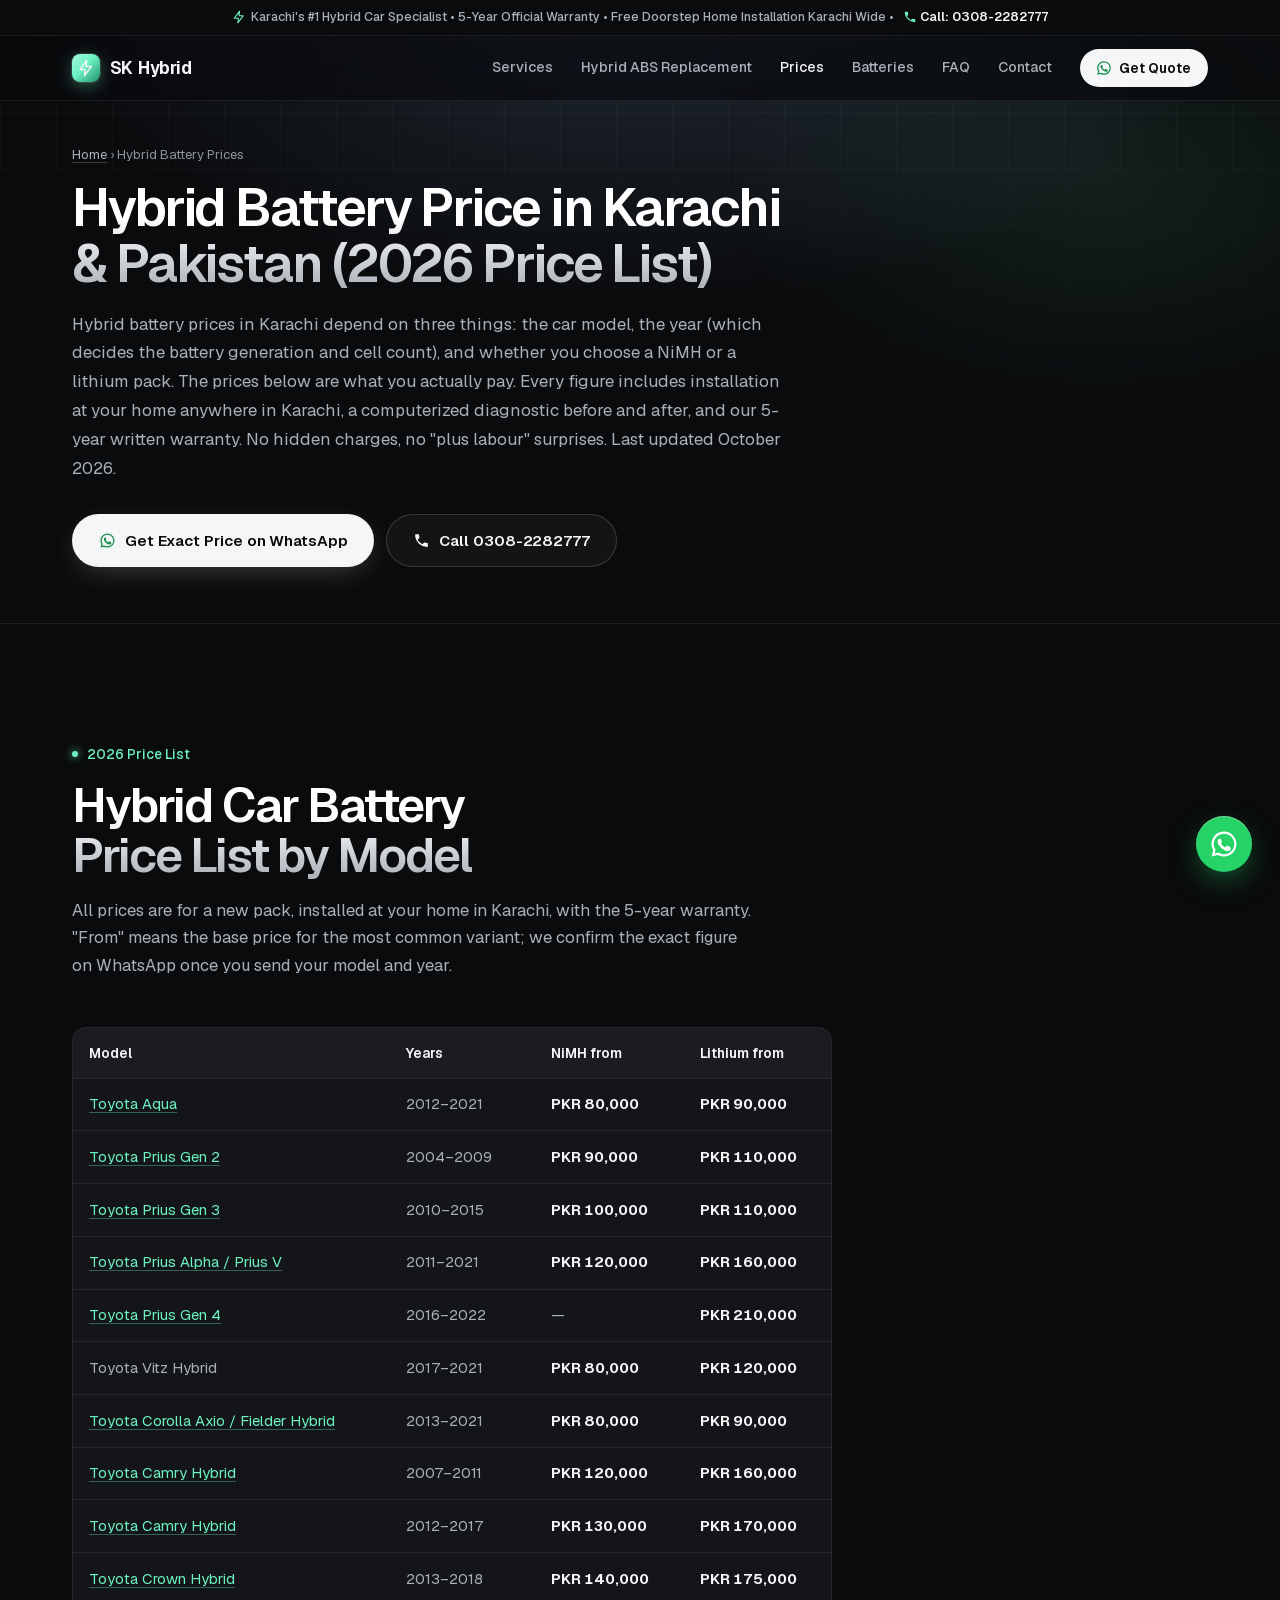
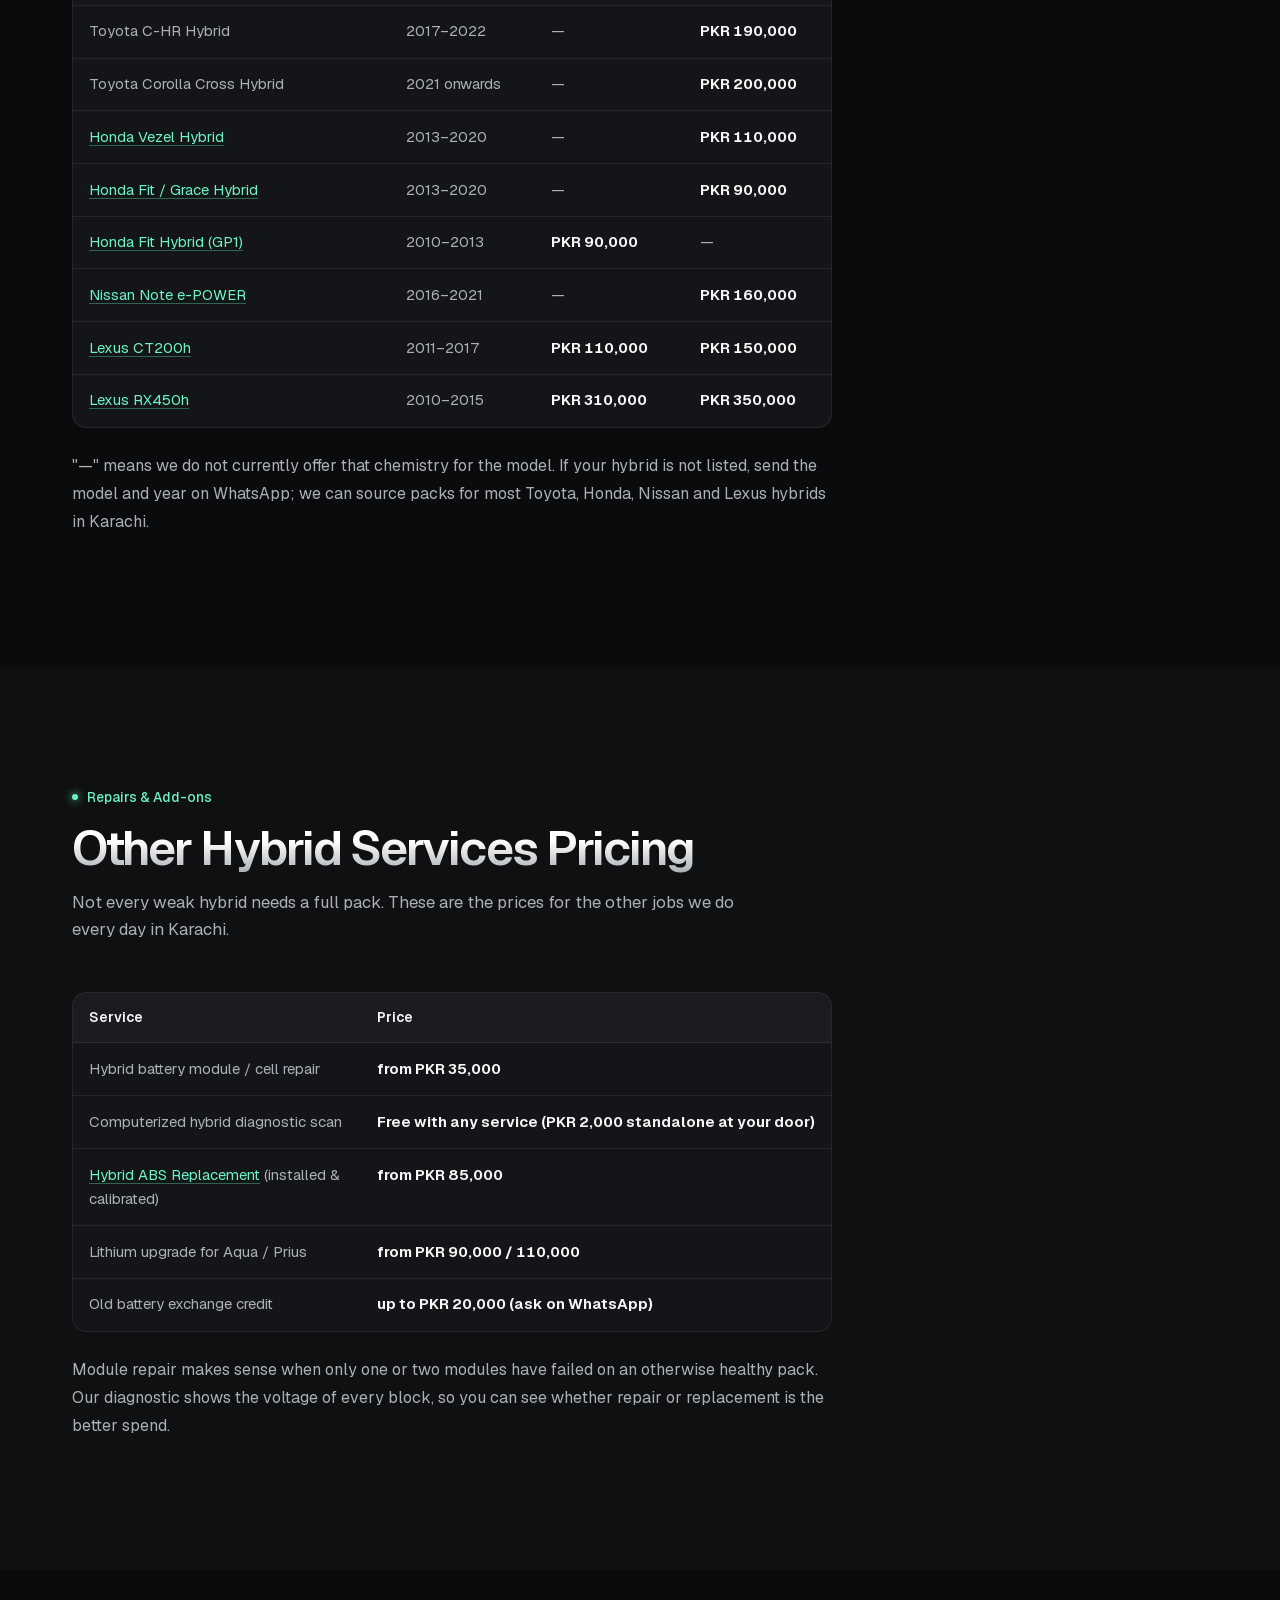
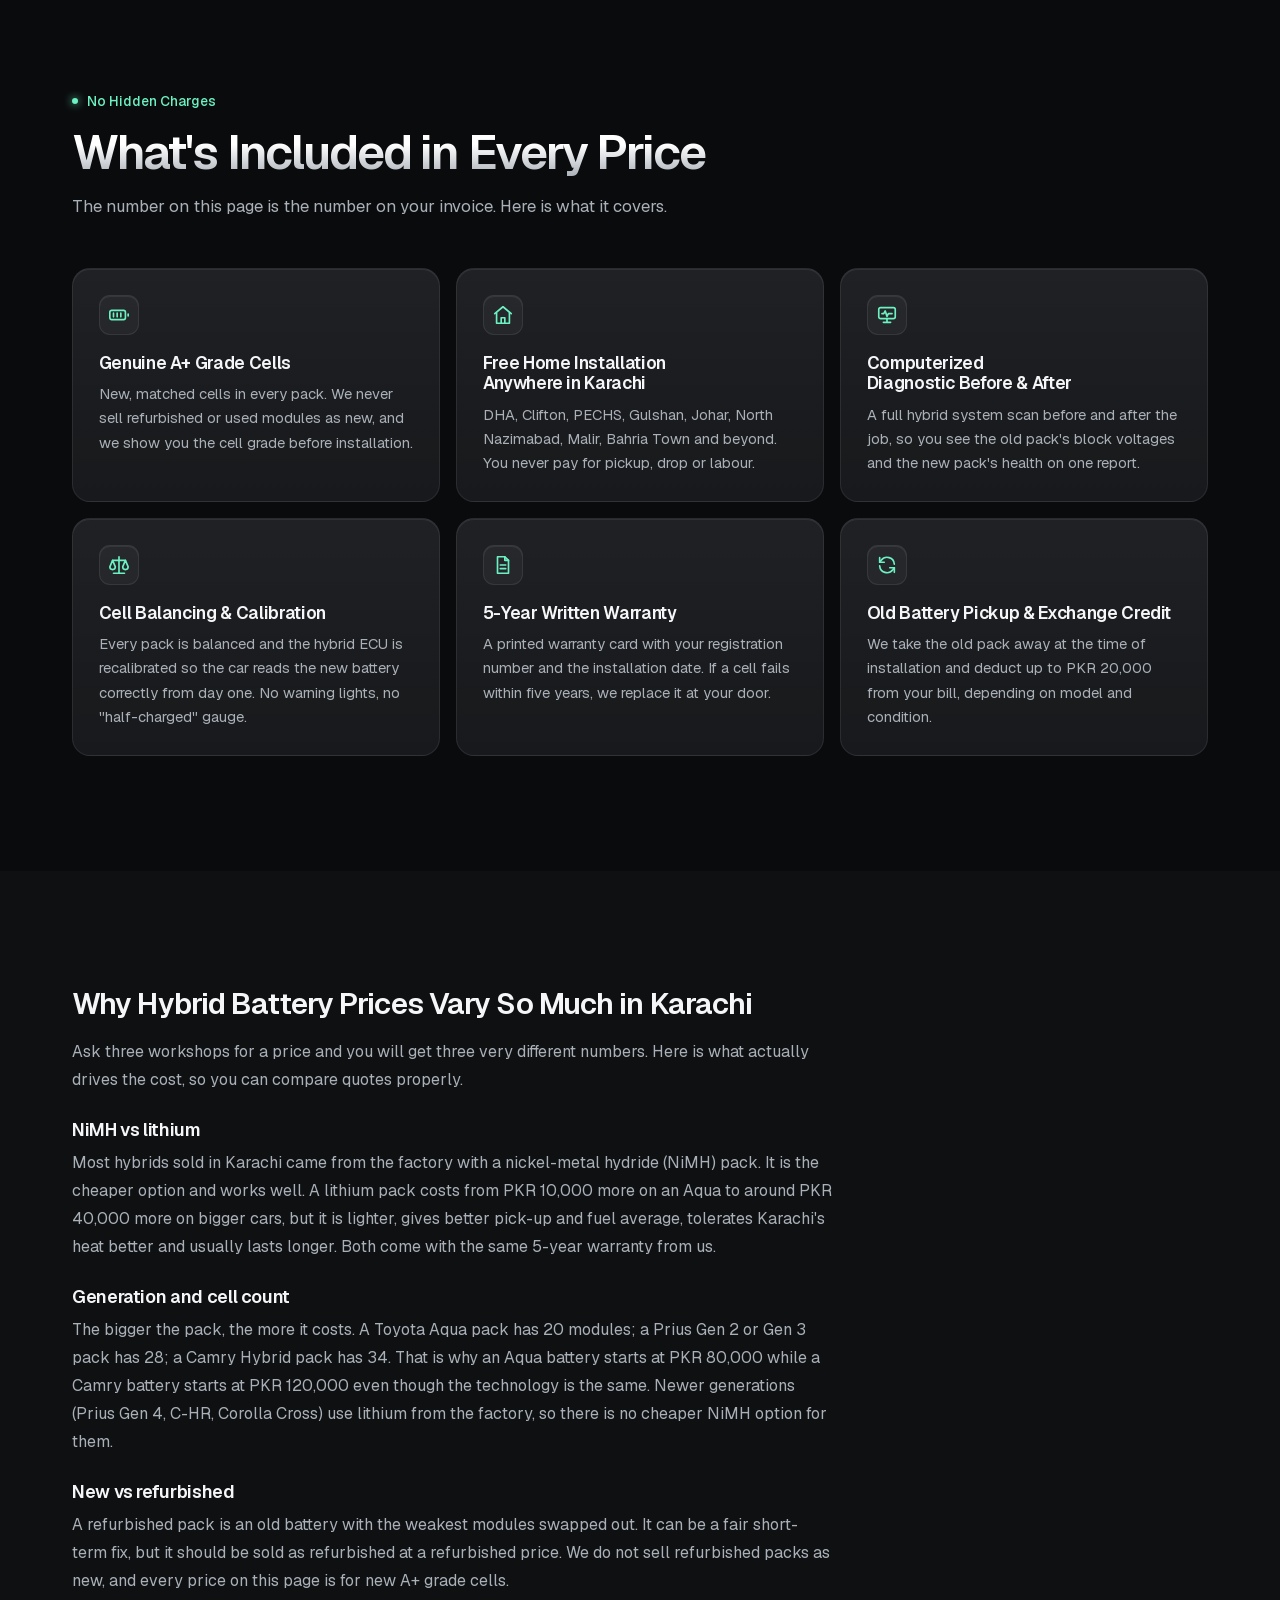
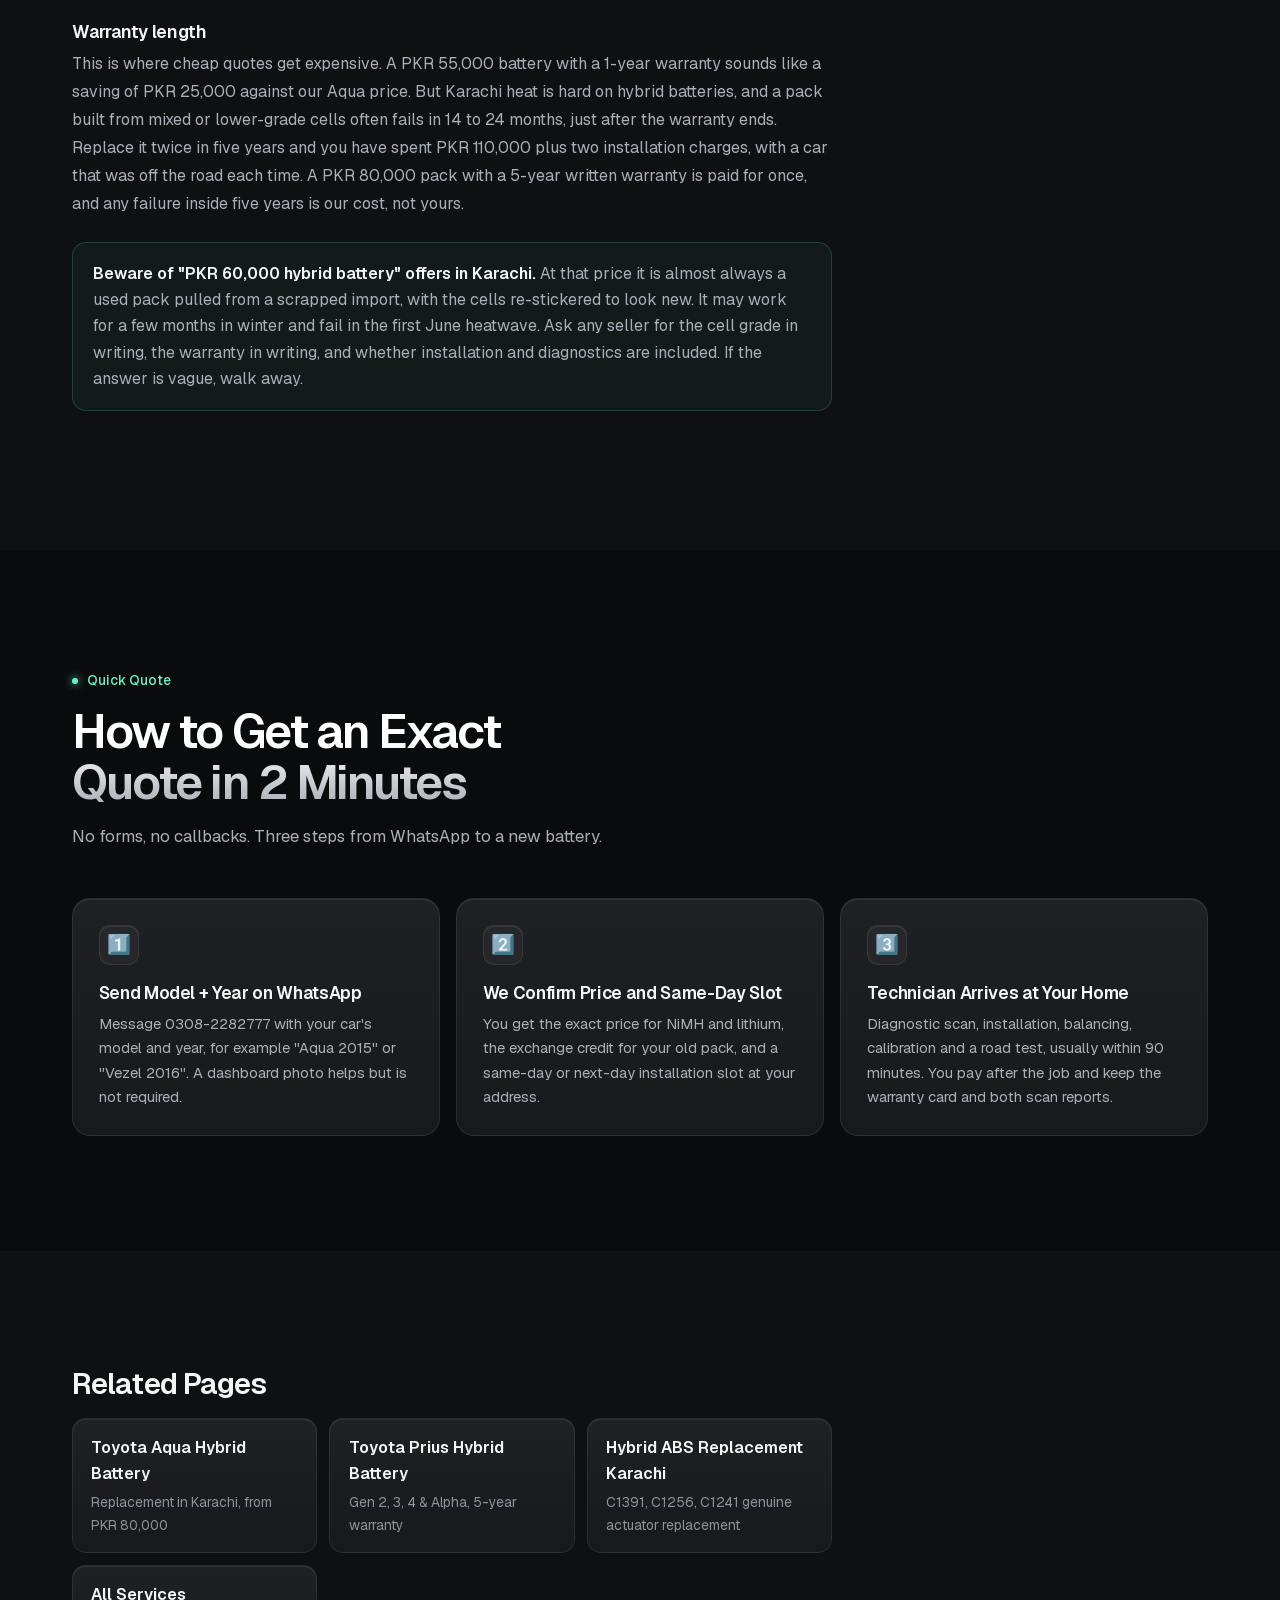
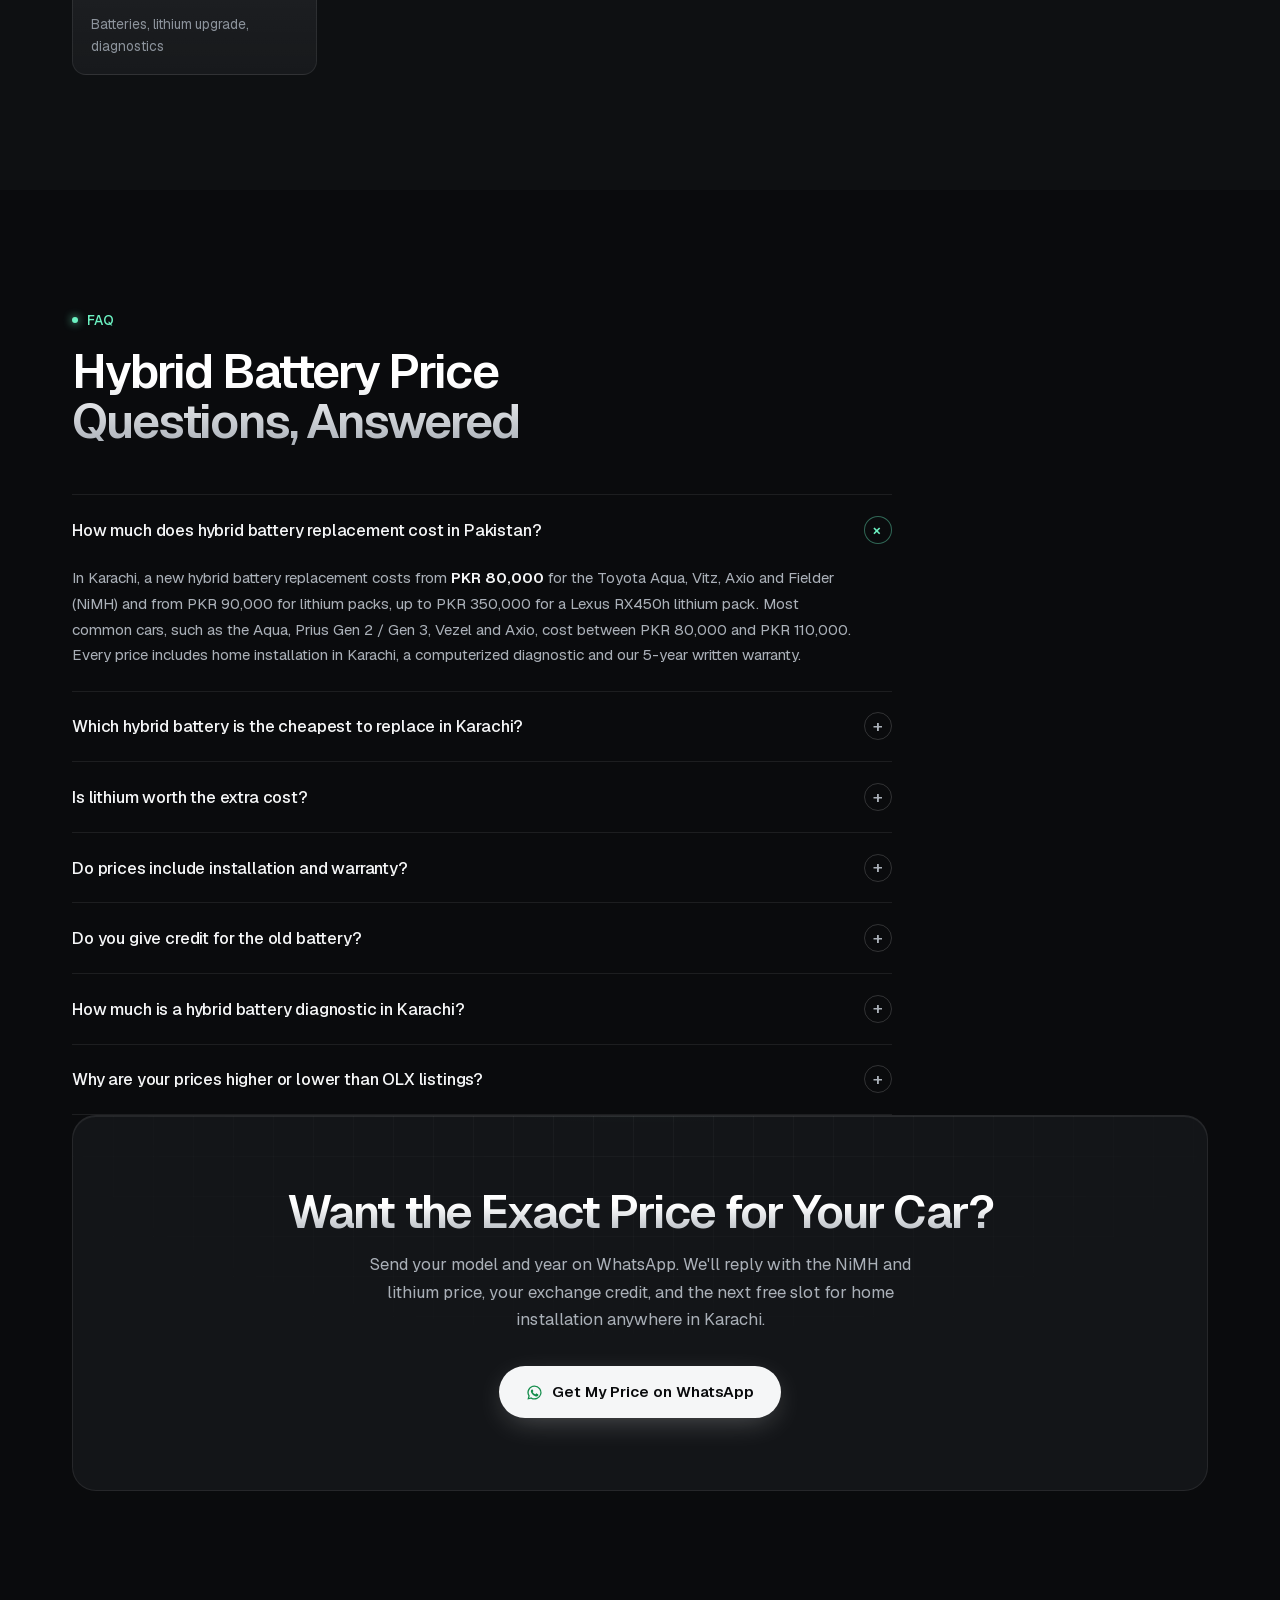
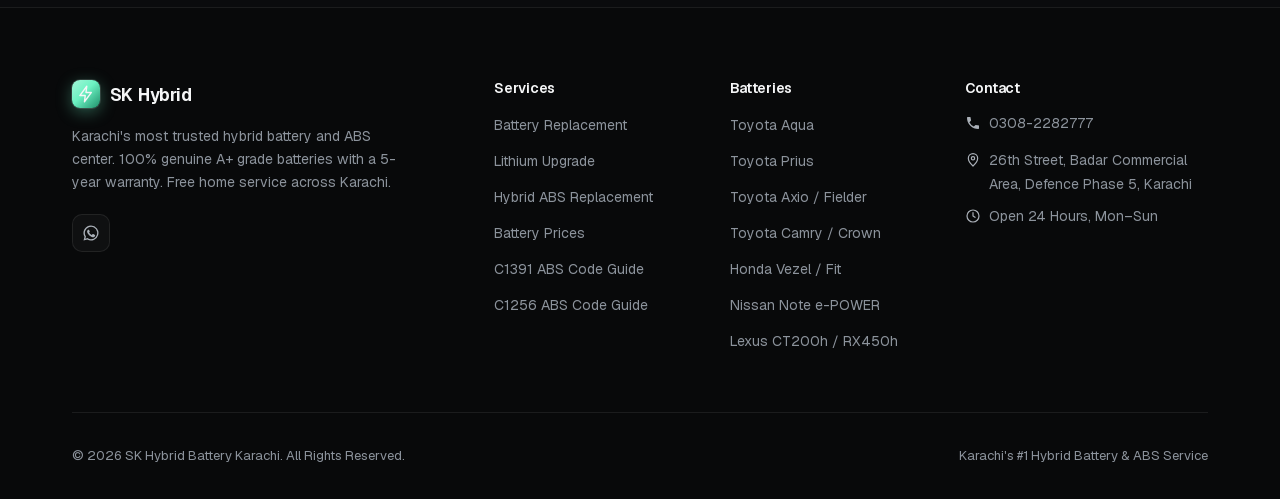
<file: hybrid-battery-price-karachi/index.html>
<!DOCTYPE html>
<html lang="en" dir="ltr">
<head>
  <meta charset="UTF-8">
  <meta name="viewport" content="width=device-width, initial-scale=1.0">

  <!-- SEO Meta Tags -->
  <title>Hybrid Battery Price in Karachi &amp; Pakistan 2026 | Aqua, Prius, Vezel | SK Hybrid</title>
  <meta name="description" content="Hybrid battery price in Karachi 2026, with prices for Pakistan: Aqua, Prius, Vezel, Axio, Camry from PKR 80,000. 5-year warranty, free home installation in Karachi.">
  <meta name="robots" content="index, follow, max-image-preview:large, max-snippet:-1">
  <link rel="canonical" href="https://www.skhybridbatterys.com/hybrid-battery-price-karachi/">

  <!-- Open Graph -->
  <meta property="og:locale" content="en_US">
  <meta property="og:type" content="article">
  <meta property="og:title" content="Hybrid Battery Price in Karachi &amp; Pakistan 2026 | SK Hybrid Battery">
  <meta property="og:description" content="Hybrid battery prices by model for Toyota Aqua, Prius, Axio, Camry, Honda Vezel and more, from PKR 80,000. 5-year warranty, free home installation in Karachi.">
  <meta property="og:url" content="https://www.skhybridbatterys.com/hybrid-battery-price-karachi/">
  <meta property="og:site_name" content="SK Hybrid Battery Karachi">
  <meta property="og:image" content="https://www.skhybridbatterys.com/images/hero-battery.jpg">
  <meta name="twitter:card" content="summary_large_image">
  <meta name="twitter:title" content="Hybrid Battery Price in Karachi &amp; Pakistan 2026 | SK Hybrid Battery">
  <meta name="twitter:description" content="Price list by model: Aqua, Prius, Vezel, Axio, Camry from PKR 80,000. 5-year warranty, free doorstep installation across Karachi.">

  <link rel="icon" href="/favicon.ico" sizes="48x48">
  <link rel="icon" href="/favicon.svg" type="image/svg+xml">
  <link rel="icon" href="/favicon-96.png" type="image/png" sizes="96x96">
  <link rel="apple-touch-icon" href="/apple-touch-icon.png">
  <link rel="manifest" href="/site.webmanifest">
  <link rel="preload" href="/fonts/geist-latin.woff2" as="font" type="font/woff2" crossorigin>
  <link rel="stylesheet" href="/style.css">

  <!-- Google Ads & Conversion Tracking -->
  <script async src="https://www.googletagmanager.com/gtag/js?id=AW-18432583532"></script>
  <script>
    window.dataLayer = window.dataLayer || [];
    function gtag(){dataLayer.push(arguments);}
    gtag('js', new Date());
    gtag('config', 'AW-18432583532');
    function trackAdConversion(type, label) {
      // Google Analytics 4: same clicks as named events (GA4 is loaded through the Ads Google tag)
      if (typeof gtag === 'function' && type !== 'quote-calculator-submit') {
        var gaEvent = /call/.test(type) ? 'click_call' : /direction/.test(type) ? 'click_directions' : type === 'quote_calculator_submit' ? 'quote_request' : 'click_whatsapp';
        gtag('event', gaEvent, { send_to: 'G-RZLM8SD3V3', button_id: type, button_text: String(label || '').slice(0, 100) });
      }
      if (typeof gtag === 'function' && !/direction/.test(type)) { // Directions taps are not leads: GA4 only, not a Google Ads conversion
        gtag('event', 'conversion', { 'send_to': 'AW-18432583532/qbc3CPTk2_UcEOzOq9VE', 'event_category': 'Leads', 'event_label': label || 'SK Hybrid Contact' });
      }
    }
    function gtag_report_conversion(url) {
      var callback = function () { if (typeof(url) != 'undefined') { window.location = url; } };
      if (typeof gtag === 'function') { gtag('event', 'conversion', { 'send_to': 'AW-18432583532/qbc3CPTk2_UcEOzOq9VE', 'event_callback': callback }); }
      return false;
    }
  </script>

  <!-- Schema.org: WebPage + Service + FAQPage + Breadcrumbs -->
  <script type="application/ld+json">
  {
    "@context": "https://schema.org",
    "@graph": [
      {
        "@type": "WebPage",
        "@id": "https://www.skhybridbatterys.com/hybrid-battery-price-karachi/#webpage",
        "name": "Hybrid Battery Price in Karachi (2026 Price List)",
        "url": "https://www.skhybridbatterys.com/hybrid-battery-price-karachi/",
        "description": "Hybrid battery replacement prices in Karachi by model for Toyota Aqua, Prius, Vitz, Axio, Camry, Crown, C-HR, Corolla Cross, Honda Vezel, Fit, Nissan Note e-POWER and Lexus, from PKR 80,000 including installation and a 5-year warranty.",
        "dateModified": "2026-09-24",
        "inLanguage": "en"
      },
      {
        "@type": "Service",
        "@id": "https://www.skhybridbatterys.com/hybrid-battery-price-karachi/#service",
        "name": "Hybrid battery replacement in Karachi",
        "serviceType": "Hybrid battery replacement",
        "url": "https://www.skhybridbatterys.com/hybrid-battery-price-karachi/",
        "description": "New A+ grade NiMH and lithium hybrid battery packs for Toyota, Honda, Nissan and Lexus hybrids, installed at your home anywhere in Karachi with diagnostics, cell balancing and a 5-year written warranty.",
        "provider": {
          "@type": "AutoRepair",
          "name": "SK Hybrid Battery Karachi",
          "url": "https://www.skhybridbatterys.com/",
          "telephone": "+92-308-2282777",
          "address": {
            "@type": "PostalAddress",
            "streetAddress": "26th Street, Badar Commercial Area, Defence Phase 5",
            "addressLocality": "Karachi",
            "addressRegion": "Sindh",
            "postalCode": "75500",
            "addressCountry": "PK"
          }
        },
        "areaServed": { "@type": "City", "name": "Karachi" },
        "availableChannel": {
          "@type": "ServiceChannel",
          "serviceUrl": "https://wa.me/923082282777",
          "servicePhone": "+92-308-2282777"
        },
        "offers": {
          "@type": "AggregateOffer",
          "priceCurrency": "PKR",
          "lowPrice": "80000",
          "highPrice": "350000",
          "offerCount": "17",
          "availability": "https://schema.org/InStock"
        }
      },
      {
        "@type": "BreadcrumbList",
        "itemListElement": [
          { "@type": "ListItem", "position": 1, "name": "Home", "item": "https://www.skhybridbatterys.com/" },
          { "@type": "ListItem", "position": 2, "name": "Hybrid Battery Prices", "item": "https://www.skhybridbatterys.com/hybrid-battery-price-karachi/" }
        ]
      },
      {
        "@type": "FAQPage",
        "mainEntity": [
          {
            "@type": "Question",
            "name": "How much does hybrid battery replacement cost in Pakistan?",
            "acceptedAnswer": { "@type": "Answer", "text": "In Karachi, a new hybrid battery replacement costs from PKR 80,000 for the Toyota Aqua, Vitz, Axio and Fielder (NiMH) and from PKR 90,000 for lithium packs, up to PKR 350,000 for a Lexus RX450h lithium pack. Most common cars, such as the Aqua, Prius Gen 2 / Gen 3, Vezel and Axio, cost between PKR 80,000 and PKR 110,000. Every price includes home installation in Karachi, a computerized diagnostic and our 5-year written warranty." }
          },
          {
            "@type": "Question",
            "name": "Which hybrid battery is the cheapest to replace in Karachi?",
            "acceptedAnswer": { "@type": "Answer", "text": "The smaller hybrid packs are the cheapest we install: Toyota Aqua, Vitz Hybrid and Corolla Axio/Fielder all start from PKR 80,000 with the 5-year written warranty and free installation at your home. Honda Fit and Grace (including the older Fit GP1) start from PKR 90,000, and the Honda Vezel (2013–2020) lithium-ion pack from PKR 110,000. Larger packs like the Camry, Crown and Lexus RX450h cost more because they have more cells." }
          },
          {
            "@type": "Question",
            "name": "Is lithium worth the extra cost?",
            "acceptedAnswer": { "@type": "Answer", "text": "For an Aqua or Prius you plan to keep for 3 or more years, usually yes. A lithium pack is lighter, holds charge better in Karachi heat, improves fuel average and pick-up, and typically lasts longer than NiMH. If you plan to sell the car within a year or two, a new NiMH pack with the same 5-year warranty is the better-value choice." }
          },
          {
            "@type": "Question",
            "name": "Do prices include installation and warranty?",
            "acceptedAnswer": { "@type": "Answer", "text": "Yes. Every price on this page includes the battery, free installation at your home or office anywhere in Karachi, a computerized diagnostic before and after, cell balancing and calibration, and a 5-year written warranty. There are no hidden charges; the price we confirm on WhatsApp is the price you pay." }
          },
          {
            "@type": "Question",
            "name": "Do you give credit for the old battery?",
            "acceptedAnswer": { "@type": "Answer", "text": "Yes. We pick up your old hybrid battery at the time of installation and give an exchange credit of up to PKR 20,000 depending on the model and the condition of the pack. Send your model and year on WhatsApp and we will tell you the exact credit before the visit." }
          },
          {
            "@type": "Question",
            "name": "How much is a hybrid battery diagnostic in Karachi?",
            "acceptedAnswer": { "@type": "Answer", "text": "A computerized hybrid diagnostic scan is free with any battery, module or ABS service. If you only want the scan, it costs PKR 2,000 at your doorstep anywhere in Karachi, and that amount is deducted if you go ahead with a repair or replacement within 30 days." }
          },
          {
            "@type": "Question",
            "name": "Why are your prices higher or lower than OLX listings?",
            "acceptedAnswer": { "@type": "Answer", "text": "OLX listings usually quote the bare battery only, often a used or refurbished pack with a 3 to 12 month verbal guarantee and no installation. Our prices include new A+ grade cells, home installation, diagnostics, balancing and a 5-year written warranty. Over five years that is almost always cheaper than replacing a cheap pack two or three times." }
          }
        ]
      }
    ]
  }
  </script>
</head>

<body>
  <!-- ==================== HEADER ==================== -->
  <header class="site-header" id="site-header">
    <div class="announcement-bar" role="banner">
      <span class="ic ic-bolt" aria-hidden="true"></span> <span class="ab-full">Karachi's #1 Hybrid Car Specialist • </span>5-Year Official Warranty • Free Doorstep Home Installation<span class="ab-full"> Karachi Wide</span> • <a href="tel:+923082282777" data-track="call-header"><span class="ic ic-phone" aria-hidden="true"></span> Call: 0308-2282777</a>
    </div>

    <nav class="navbar" id="navbar" role="navigation" aria-label="Main navigation">
      <div class="container">
        <a href="/" class="logo" id="site-logo" aria-label="SK Hybrid Battery – Home">
          <div class="logo-icon"><span class="ic ic-bolt" aria-hidden="true"></span></div>
          SK<span>Hybrid</span>
        </a>

        <div class="nav-links" id="nav-links" role="menubar">
          <a href="/#services" role="menuitem">Services</a>
          <a href="/abs-repair-karachi/" role="menuitem">Hybrid ABS Replacement</a>
          <a href="/hybrid-battery-price-karachi/" role="menuitem" class="active">Prices</a>
          <a href="/#products" role="menuitem">Batteries</a>
          <a href="/#faq" role="menuitem">FAQ</a>
          <a href="/#contact" role="menuitem">Contact</a>
          <a href="https://wa.me/923082282777?text=Hi%20SK%20Hybrid%20Battery%2C%20please%20send%20me%20the%20hybrid%20battery%20price%20for%20my%20car%20in%20Karachi" class="nav-cta" role="menuitem" target="_blank" rel="noopener" data-track="whatsapp-nav"><span class="ic ic-whatsapp" aria-hidden="true"></span> Get Quote</a>
        </div>

        <button class="mobile-toggle" id="mobile-toggle" aria-label="Toggle menu" aria-expanded="false">
          <span></span><span></span><span></span>
        </button>
      </div>
    </nav>
  </header>
  <div class="nav-overlay" id="nav-overlay"></div>

  <!-- ==================== PAGE HERO ==================== -->
  <section class="page-hero" id="top">
    <div class="container">
      <nav class="breadcrumb" aria-label="Breadcrumb"><a href="/">Home</a> › Hybrid Battery Prices</nav>
      <h1>Hybrid Battery Price in Karachi &amp; Pakistan (2026 Price List)</h1>
      <p class="lead">Hybrid battery prices in Karachi depend on three things: the car model, the year (which decides the battery generation and cell count), and whether you choose a NiMH or a lithium pack. The prices below are what you actually pay. Every figure includes installation at your home anywhere in Karachi, a computerized diagnostic before and after, and our 5-year written warranty. No hidden charges, no "plus labour" surprises. Last updated October 2026.</p>
      <div class="hero-actions">
        <a href="https://wa.me/923082282777?text=Hi%20SK%20Hybrid%20Battery%2C%20please%20send%20me%20the%20hybrid%20battery%20price%20for%20my%20car%20in%20Karachi.%20Model%20and%20year%3A%20" class="btn btn-primary" target="_blank" rel="noopener" data-track="price-hero-whatsapp"><span class="ic ic-whatsapp" aria-hidden="true"></span> Get Exact Price on WhatsApp</a>
        <a href="tel:+923082282777" class="btn btn-secondary" data-track="price-hero-call"><span class="ic ic-phone" aria-hidden="true"></span> Call 0308-2282777</a>
      </div>
    </div>
  </section>

  <!-- ==================== PRICE LIST BY MODEL ==================== -->
  <section class="section" id="price-list">
    <div class="container">
      <div class="section-header reveal">
        <div class="section-label">2026 Price List</div>
        <h2>Hybrid Car Battery Price List by Model</h2>
        <p>All prices are for a new pack, installed at your home in Karachi, with the 5-year warranty. "From" means the base price for the most common variant; we confirm the exact figure on WhatsApp once you send your model and year.</p>
      </div>

      <div class="prose reveal">
        <div class="table-wrap">
          <table class="price-table fit">
            <thead>
              <tr><th>Model</th><th>Years</th><th>NiMH from</th><th>Lithium from</th></tr>
            </thead>
            <tbody>
              <tr><td data-label="Model"><a href="/toyota-aqua-hybrid-battery-karachi/">Toyota Aqua</a></td><td data-label="Years">2012–2021</td><td class="price" data-label="NiMH from">PKR 80,000</td><td class="price" data-label="Lithium from">PKR 90,000</td></tr>
              <tr><td data-label="Model"><a href="/toyota-prius-hybrid-battery-karachi/">Toyota Prius Gen 2</a></td><td data-label="Years">2004–2009</td><td class="price" data-label="NiMH from">PKR 90,000</td><td class="price" data-label="Lithium from">PKR 110,000</td></tr>
              <tr><td data-label="Model"><a href="/toyota-prius-hybrid-battery-karachi/">Toyota Prius Gen 3</a></td><td data-label="Years">2010–2015</td><td class="price" data-label="NiMH from">PKR 100,000</td><td class="price" data-label="Lithium from">PKR 110,000</td></tr>
              <tr><td data-label="Model"><a href="/toyota-prius-hybrid-battery-karachi/">Toyota Prius Alpha / Prius V</a></td><td data-label="Years">2011–2021</td><td class="price" data-label="NiMH from">PKR 120,000</td><td class="price" data-label="Lithium from">PKR 160,000</td></tr>
              <tr><td data-label="Model"><a href="/toyota-prius-hybrid-battery-karachi/">Toyota Prius Gen 4</a></td><td data-label="Years">2016–2022</td><td class="na" data-label="NiMH from">—</td><td class="price" data-label="Lithium from">PKR 210,000</td></tr>
              <tr><td data-label="Model">Toyota Vitz Hybrid</td><td data-label="Years">2017–2021</td><td class="price" data-label="NiMH from">PKR 80,000</td><td class="price" data-label="Lithium from">PKR 120,000</td></tr>
              <tr><td data-label="Model"><a href="/toyota-axio-fielder-hybrid-battery/">Toyota Corolla Axio / Fielder Hybrid</a></td><td data-label="Years">2013–2021</td><td class="price" data-label="NiMH from">PKR 80,000</td><td class="price" data-label="Lithium from">PKR 90,000</td></tr>
              <tr><td data-label="Model"><a href="/toyota-camry-crown-hybrid-battery/">Toyota Camry Hybrid</a></td><td data-label="Years">2007–2011</td><td class="price" data-label="NiMH from">PKR 120,000</td><td class="price" data-label="Lithium from">PKR 160,000</td></tr>
              <tr><td data-label="Model"><a href="/toyota-camry-crown-hybrid-battery/">Toyota Camry Hybrid</a></td><td data-label="Years">2012–2017</td><td class="price" data-label="NiMH from">PKR 130,000</td><td class="price" data-label="Lithium from">PKR 170,000</td></tr>
              <tr><td data-label="Model"><a href="/toyota-camry-crown-hybrid-battery/">Toyota Crown Hybrid</a></td><td data-label="Years">2013–2018</td><td class="price" data-label="NiMH from">PKR 140,000</td><td class="price" data-label="Lithium from">PKR 175,000</td></tr>
              <tr><td data-label="Model">Toyota C-HR Hybrid</td><td data-label="Years">2017–2022</td><td class="na" data-label="NiMH from">—</td><td class="price" data-label="Lithium from">PKR 190,000</td></tr>
              <tr><td data-label="Model">Toyota Corolla Cross Hybrid</td><td data-label="Years">2021 onwards</td><td class="na" data-label="NiMH from">—</td><td class="price" data-label="Lithium from">PKR 200,000</td></tr>
              <tr><td data-label="Model"><a href="/honda-vezel-fit-hybrid-battery/">Honda Vezel Hybrid</a></td><td data-label="Years">2013–2020</td><td class="na" data-label="NiMH from">—</td><td class="price" data-label="Lithium from">PKR 110,000</td></tr>
              <tr><td data-label="Model"><a href="/honda-vezel-fit-hybrid-battery/">Honda Fit / Grace Hybrid</a></td><td data-label="Years">2013–2020</td><td class="na" data-label="NiMH from">—</td><td class="price" data-label="Lithium from">PKR 90,000</td></tr>
              <tr><td data-label="Model"><a href="/honda-vezel-fit-hybrid-battery/">Honda Fit Hybrid (GP1)</a></td><td data-label="Years">2010–2013</td><td class="price" data-label="NiMH from">PKR 90,000</td><td class="na" data-label="Lithium from">—</td></tr>
              <tr><td data-label="Model"><a href="/nissan-note-e-power-battery/">Nissan Note e-POWER</a></td><td data-label="Years">2016–2021</td><td class="na" data-label="NiMH from">—</td><td class="price" data-label="Lithium from">PKR 160,000</td></tr>
              <tr><td data-label="Model"><a href="/lexus-hybrid-battery/">Lexus CT200h</a></td><td data-label="Years">2011–2017</td><td class="price" data-label="NiMH from">PKR 110,000</td><td class="price" data-label="Lithium from">PKR 150,000</td></tr>
              <tr><td data-label="Model"><a href="/lexus-hybrid-battery/">Lexus RX450h</a></td><td data-label="Years">2010–2015</td><td class="price" data-label="NiMH from">PKR 310,000</td><td class="price" data-label="Lithium from">PKR 350,000</td></tr>
            </tbody>
          </table>
        </div>
        <p>"—" means we do not currently offer that chemistry for the model. If your hybrid is not listed, send the model and year on WhatsApp; we can source packs for most Toyota, Honda, Nissan and Lexus hybrids in Karachi.</p>
      </div>
    </div>
  </section>

  <!-- ==================== OTHER SERVICES PRICING ==================== -->
  <section class="section" id="other-prices" style="background: var(--bg-secondary);">
    <div class="container">
      <div class="section-header reveal">
        <div class="section-label">Repairs &amp; Add-ons</div>
        <h2>Other Hybrid Services Pricing</h2>
        <p>Not every weak hybrid needs a full pack. These are the prices for the other jobs we do every day in Karachi.</p>
      </div>

      <div class="prose reveal">
        <div class="table-wrap">
          <table class="price-table fit">
            <thead>
              <tr><th>Service</th><th>Price</th></tr>
            </thead>
            <tbody>
              <tr><td data-label="Service">Hybrid battery module / cell repair</td><td class="price wide" data-label="Price">from PKR 35,000</td></tr>
              <tr><td data-label="Service">Computerized hybrid diagnostic scan</td><td class="price wide" data-label="Price">Free with any service (PKR 2,000 standalone at your door)</td></tr>
                            <tr><td data-label="Service"><a href="/abs-repair-karachi/">Hybrid ABS Replacement</a> (installed &amp; calibrated)</td><td class="price wide" data-label="Price">from PKR 85,000</td></tr>
              <tr><td data-label="Service">Lithium upgrade for Aqua / Prius</td><td class="price wide" data-label="Price">from PKR 90,000 / 110,000</td></tr>
              <tr><td data-label="Service">Old battery exchange credit</td><td class="price wide" data-label="Price">up to PKR 20,000 (ask on WhatsApp)</td></tr>
            </tbody>
          </table>
        </div>
        <p>Module repair makes sense when only one or two modules have failed on an otherwise healthy pack. Our diagnostic shows the voltage of every block, so you can see whether repair or replacement is the better spend.</p>
      </div>
    </div>
  </section>

  <!-- ==================== WHAT'S INCLUDED ==================== -->
  <section class="section" id="included">
    <div class="container">
      <div class="section-header reveal">
        <div class="section-label">No Hidden Charges</div>
        <h2>What's Included in Every Price</h2>
        <p>The number on this page is the number on your invoice. Here is what it covers.</p>
      </div>

      <div class="services-grid">
        <div class="service-card reveal">
          <div class="service-icon"><span class="ic ic-battery" aria-hidden="true"></span></div>
          <h3>Genuine A+ Grade Cells</h3>
          <p>New, matched cells in every pack. We never sell refurbished or used modules as new, and we show you the cell grade before installation.</p>
        </div>
        <div class="service-card reveal">
          <div class="service-icon"><span class="ic ic-home" aria-hidden="true"></span></div>
          <h3>Free Home Installation Anywhere in Karachi</h3>
          <p>DHA, Clifton, PECHS, Gulshan, Johar, North Nazimabad, Malir, Bahria Town and beyond. You never pay for pickup, drop or labour.</p>
        </div>
        <div class="service-card reveal">
          <div class="service-icon"><span class="ic ic-scan" aria-hidden="true"></span></div>
          <h3>Computerized Diagnostic Before &amp; After</h3>
          <p>A full hybrid system scan before and after the job, so you see the old pack's block voltages and the new pack's health on one report.</p>
        </div>
        <div class="service-card reveal">
          <div class="service-icon"><span class="ic ic-scale" aria-hidden="true"></span></div>
          <h3>Cell Balancing &amp; Calibration</h3>
          <p>Every pack is balanced and the hybrid ECU is recalibrated so the car reads the new battery correctly from day one. No warning lights, no "half-charged" gauge.</p>
        </div>
        <div class="service-card reveal">
          <div class="service-icon"><span class="ic ic-doc" aria-hidden="true"></span></div>
          <h3>5-Year Written Warranty</h3>
          <p>A printed warranty card with your registration number and the installation date. If a cell fails within five years, we replace it at your door.</p>
        </div>
        <div class="service-card reveal">
          <div class="service-icon"><span class="ic ic-refresh" aria-hidden="true"></span></div>
          <h3>Old Battery Pickup &amp; Exchange Credit</h3>
          <p>We take the old pack away at the time of installation and deduct up to PKR 20,000 from your bill, depending on model and condition.</p>
        </div>
      </div>
    </div>
  </section>

  <!-- ==================== WHY PRICES VARY ==================== -->
  <section class="section" id="why-vary" style="background: var(--bg-secondary);">
    <div class="container">
      <div class="prose reveal">
        <h2>Why Hybrid Battery Prices Vary So Much in Karachi</h2>
        <p>Ask three workshops for a price and you will get three very different numbers. Here is what actually drives the cost, so you can compare quotes properly.</p>

        <h3>NiMH vs lithium</h3>
        <p>Most hybrids sold in Karachi came from the factory with a nickel-metal hydride (NiMH) pack. It is the cheaper option and works well. A lithium pack costs from PKR 10,000 more on an Aqua to around PKR 40,000 more on bigger cars, but it is lighter, gives better pick-up and fuel average, tolerates Karachi's heat better and usually lasts longer. Both come with the same 5-year warranty from us.</p>

        <h3>Generation and cell count</h3>
        <p>The bigger the pack, the more it costs. A Toyota Aqua pack has 20 modules; a Prius Gen 2 or Gen 3 pack has 28; a Camry Hybrid pack has 34. That is why an Aqua battery starts at PKR 80,000 while a Camry battery starts at PKR 120,000 even though the technology is the same. Newer generations (Prius Gen 4, C-HR, Corolla Cross) use lithium from the factory, so there is no cheaper NiMH option for them.</p>

        <h3>New vs refurbished</h3>
        <p>A refurbished pack is an old battery with the weakest modules swapped out. It can be a fair short-term fix, but it should be sold as refurbished at a refurbished price. We do not sell refurbished packs as new, and every price on this page is for new A+ grade cells.</p>

        <h3>Warranty length</h3>
        <p>This is where cheap quotes get expensive. A PKR 55,000 battery with a 1-year warranty sounds like a saving of PKR 25,000 against our Aqua price. But Karachi heat is hard on hybrid batteries, and a pack built from mixed or lower-grade cells often fails in 14 to 24 months, just after the warranty ends. Replace it twice in five years and you have spent PKR 110,000 plus two installation charges, with a car that was off the road each time. A PKR 80,000 pack with a 5-year written warranty is paid for once, and any failure inside five years is our cost, not yours.</p>

        <div class="note-box">
          <strong>Beware of "PKR 60,000 hybrid battery" offers in Karachi.</strong> At that price it is almost always a used pack pulled from a scrapped import, with the cells re-stickered to look new. It may work for a few months in winter and fail in the first June heatwave. Ask any seller for the cell grade in writing, the warranty in writing, and whether installation and diagnostics are included. If the answer is vague, walk away.
        </div>
      </div>
    </div>
  </section>

  <!-- ==================== HOW TO GET A QUOTE ==================== -->
  <section class="section" id="quote">
    <div class="container">
      <div class="section-header reveal">
        <div class="section-label">Quick Quote</div>
        <h2>How to Get an Exact Quote in 2 Minutes</h2>
        <p>No forms, no callbacks. Three steps from WhatsApp to a new battery.</p>
      </div>
      <div class="services-grid">
        <div class="service-card reveal">
          <div class="service-icon">1️⃣</div>
          <h3>Send Model + Year on WhatsApp</h3>
          <p>Message 0308-2282777 with your car's model and year, for example "Aqua 2015" or "Vezel 2016". A dashboard photo helps but is not required.</p>
        </div>
        <div class="service-card reveal">
          <div class="service-icon">2️⃣</div>
          <h3>We Confirm Price and Same-Day Slot</h3>
          <p>You get the exact price for NiMH and lithium, the exchange credit for your old pack, and a same-day or next-day installation slot at your address.</p>
        </div>
        <div class="service-card reveal">
          <div class="service-icon">3️⃣</div>
          <h3>Technician Arrives at Your Home</h3>
          <p>Diagnostic scan, installation, balancing, calibration and a road test, usually within 90 minutes. You pay after the job and keep the warranty card and both scan reports.</p>
        </div>
      </div>
    </div>
  </section>

  <!-- ==================== RELATED PAGES ==================== -->
  <section class="section" id="related" style="background: var(--bg-secondary);">
    <div class="container">
      <div class="prose reveal">
        <h2>Related Pages</h2>
        <div class="related-links">
          <a href="/toyota-aqua-hybrid-battery-karachi/">Toyota Aqua Hybrid Battery <span>Replacement in Karachi, from PKR 80,000</span></a>
          <a href="/toyota-prius-hybrid-battery-karachi/">Toyota Prius Hybrid Battery <span>Gen 2, 3, 4 &amp; Alpha, 5-year warranty</span></a>
          <a href="/abs-repair-karachi/">Hybrid ABS Replacement Karachi <span>C1391, C1256, C1241 genuine actuator replacement</span></a>
          <a href="/#services">All Services <span>Batteries, lithium upgrade, diagnostics</span></a>
        </div>
      </div>
    </div>
  </section>

  <!-- ==================== FAQ ==================== -->
  <section class="section" id="faq">
    <div class="container">
      <div class="section-header reveal">
        <div class="section-label">FAQ</div>
        <h2>Hybrid Battery Price Questions, Answered</h2>
      </div>

      <div class="faq-grid reveal">
        <div class="faq-item active">
          <button class="faq-question" aria-expanded="true"><span>How much does hybrid battery replacement cost in Pakistan?</span><span class="faq-icon">+</span></button>
          <div class="faq-answer"><p>In Karachi, a new hybrid battery replacement costs from <strong>PKR 80,000</strong> for the Toyota Aqua, Vitz, Axio and Fielder (NiMH) and from PKR 90,000 for lithium packs, up to PKR 350,000 for a Lexus RX450h lithium pack. Most common cars, such as the Aqua, Prius Gen 2 / Gen 3, Vezel and Axio, cost between PKR 80,000 and PKR 110,000. Every price includes home installation in Karachi, a computerized diagnostic and our 5-year written warranty.</p></div>
        </div>
        <div class="faq-item">
          <button class="faq-question" aria-expanded="false"><span>Which hybrid battery is the cheapest to replace in Karachi?</span><span class="faq-icon">+</span></button>
          <div class="faq-answer"><p>The smaller hybrid packs are the cheapest we install: Toyota Aqua, Vitz Hybrid and Corolla Axio/Fielder all start from <strong>PKR 80,000</strong> with the 5-year written warranty and free installation at your home. Honda Fit and Grace (including the older Fit GP1) start from PKR 90,000, and the Honda Vezel (2013–2020) lithium-ion pack from PKR 110,000. Larger packs like the Camry, Crown and Lexus RX450h cost more because they have more cells.</p></div>
        </div>
        <div class="faq-item">
          <button class="faq-question" aria-expanded="false"><span>Is lithium worth the extra cost?</span><span class="faq-icon">+</span></button>
          <div class="faq-answer"><p>For an Aqua or Prius you plan to keep for 3 or more years, usually yes. A lithium pack is lighter, holds charge better in Karachi heat, improves fuel average and pick-up, and typically lasts longer than NiMH. If you plan to sell the car within a year or two, a new NiMH pack with the same 5-year warranty is the better-value choice.</p></div>
        </div>
        <div class="faq-item">
          <button class="faq-question" aria-expanded="false"><span>Do prices include installation and warranty?</span><span class="faq-icon">+</span></button>
          <div class="faq-answer"><p>Yes. Every price on this page includes the battery, free installation at your home or office anywhere in Karachi, a computerized diagnostic before and after, cell balancing and calibration, and a <strong>5-year written warranty</strong>. There are no hidden charges; the price we confirm on WhatsApp is the price you pay.</p></div>
        </div>
        <div class="faq-item">
          <button class="faq-question" aria-expanded="false"><span>Do you give credit for the old battery?</span><span class="faq-icon">+</span></button>
          <div class="faq-answer"><p>Yes. We pick up your old hybrid battery at the time of installation and give an exchange credit of <strong>up to PKR 20,000</strong> depending on the model and the condition of the pack. Send your model and year on WhatsApp and we will tell you the exact credit before the visit.</p></div>
        </div>
        <div class="faq-item">
          <button class="faq-question" aria-expanded="false"><span>How much is a hybrid battery diagnostic in Karachi?</span><span class="faq-icon">+</span></button>
          <div class="faq-answer"><p>A computerized hybrid diagnostic scan is free with any battery, module or ABS service. If you only want the scan, it costs PKR 2,000 at your doorstep anywhere in Karachi, and that amount is deducted if you go ahead with a repair or replacement within 30 days.</p></div>
        </div>
        <div class="faq-item">
          <button class="faq-question" aria-expanded="false"><span>Why are your prices higher or lower than OLX listings?</span><span class="faq-icon">+</span></button>
          <div class="faq-answer"><p>OLX listings usually quote the bare battery only, often a used or refurbished pack with a 3 to 12 month verbal guarantee and no installation. Our prices include new A+ grade cells, home installation, diagnostics, balancing and a 5-year written warranty. Over five years that is almost always cheaper than replacing a cheap pack two or three times.</p></div>
        </div>
      </div>

      <!-- CTA Banner -->
      <div class="cta-banner reveal" id="cta-section">
        <h2>Want the Exact Price for Your Car?</h2>
        <p>Send your model and year on WhatsApp. We'll reply with the NiMH and lithium price, your exchange credit, and the next free slot for home installation anywhere in Karachi.</p>
        <a href="https://wa.me/923082282777?text=Hi%20SK%20Hybrid%20Battery%2C%20please%20quote%20the%20hybrid%20battery%20price%20with%20home%20installation%20in%20Karachi.%20Model%20and%20year%3A%20" class="btn" target="_blank" rel="noopener" data-track="price-cta-whatsapp"><span class="ic ic-whatsapp" aria-hidden="true"></span> Get My Price on WhatsApp</a>
      </div>
    </div>
  </section>

  <!-- ==================== FOOTER ==================== -->
  <footer class="footer" id="footer" role="contentinfo">
    <div class="container">
      <div class="footer-grid">
        <div class="footer-about">
          <a href="/" class="logo" aria-label="SK Hybrid Battery – Home"><div class="logo-icon"><span class="ic ic-bolt" aria-hidden="true"></span></div>SK<span>Hybrid</span></a>
          <p>Karachi's most trusted hybrid battery and ABS center. 100% genuine A+ grade batteries with a 5-year warranty. Free home service across Karachi.</p>
          <div class="footer-social">
            <a href="https://wa.me/923082282777" aria-label="WhatsApp" target="_blank" rel="noopener" data-track="footer-whatsapp"><span class="ic ic-whatsapp" aria-hidden="true"></span></a>
          </div>
        </div>
        <div class="footer-column">
          <h4>Services</h4>
          <ul>
            <li><a href="/#services">Battery Replacement</a></li>
            <li><a href="/#services">Lithium Upgrade</a></li>
            <li><a href="/abs-repair-karachi/">Hybrid ABS Replacement</a></li>
            <li><a href="/hybrid-battery-price-karachi/">Battery Prices</a></li>
            <li><a href="/c1391-code-toyota-prius-aqua/">C1391 ABS Code Guide</a></li>
            <li><a href="/c1256-code-toyota-prius-aqua/">C1256 ABS Code Guide</a></li>
          </ul>
        </div>
        <div class="footer-column">
          <h4>Batteries</h4>
          <ul>
            <li><a href="/toyota-aqua-hybrid-battery-karachi/">Toyota Aqua</a></li>
            <li><a href="/toyota-prius-hybrid-battery-karachi/">Toyota Prius</a></li>
            <li><a href="/toyota-axio-fielder-hybrid-battery/">Toyota Axio / Fielder</a></li>
            <li><a href="/toyota-camry-crown-hybrid-battery/">Toyota Camry / Crown</a></li>
            <li><a href="/honda-vezel-fit-hybrid-battery/">Honda Vezel / Fit</a></li>
            <li><a href="/nissan-note-e-power-battery/">Nissan Note e-POWER</a></li>
            <li><a href="/lexus-hybrid-battery/">Lexus CT200h / RX450h</a></li>
          </ul>
        </div>
        <div class="footer-column">
          <h4>Contact</h4>
          <ul>
            <li><a href="tel:+923082282777" data-track="footer-call"><span class="ic ic-phone" aria-hidden="true"></span> 0308-2282777</a></li>
            <li><a href="https://www.google.com/maps/dir/?api=1&destination=24.799278,67.047952" target="_blank" rel="noopener"><span class="ic ic-pin" aria-hidden="true"></span> 26th Street, Badar Commercial Area, Defence Phase 5, Karachi</a></li>
            <li><a href="/#contact"><span class="ic ic-clock" aria-hidden="true"></span> Open 24 Hours, Mon–Sun</a></li>
          </ul>
        </div>
      </div>
      <div class="footer-bottom">
        <p>© 2026 SK Hybrid Battery Karachi. All Rights Reserved.</p>
        <p>Karachi's #1 Hybrid Battery &amp; ABS Service</p>
      </div>
    </div>
  </footer>

  <a href="https://wa.me/923082282777?text=Hi%2C%20please%20send%20me%20the%20hybrid%20battery%20price%20for%20my%20car%20in%20Karachi" class="whatsapp-float" id="whatsapp-float" target="_blank" rel="noopener" aria-label="Chat on WhatsApp" data-track="whatsapp-float"><span class="ic ic-whatsapp" aria-hidden="true"></span></a>
  <button class="scroll-top" id="scroll-top" aria-label="Scroll to top">↑</button>

  <div class="mobile-action-bar" role="navigation" aria-label="Mobile Quick Actions">
    <div class="mobile-action-bar-inner">
      <a href="tel:+923082282777" class="mobile-action-btn btn-call" data-track="mobile-bar-call"><span class="btn-icon"><span class="ic ic-phone" aria-hidden="true"></span></span><span>Call Now</span></a>
      <a href="https://wa.me/923082282777?text=Hi%20SK%20Hybrid%20Battery%2C%20please%20quote%20the%20hybrid%20battery%20price%20for%20my%20car%20in%20Karachi" target="_blank" rel="noopener" class="mobile-action-btn btn-whatsapp" data-track="mobile-bar-whatsapp"><span class="btn-icon"><span class="ic ic-whatsapp" aria-hidden="true"></span></span><span>WhatsApp Quote</span></a>
      <a href="https://www.google.com/maps/dir/?api=1&destination=24.799278,67.047952" target="_blank" rel="noopener" class="mobile-action-btn btn-directions" data-track="mobile-bar-directions"><span class="btn-icon"><span class="ic ic-pin" aria-hidden="true"></span></span><span>Directions</span></a>
    </div>
  </div>

  <script>
    const siteHeader = document.getElementById('site-header');
    const navbar = document.getElementById('navbar');
    const scrollTopBtn = document.getElementById('scroll-top');
    window.addEventListener('scroll', () => {
      const y = window.scrollY;
      siteHeader.classList.toggle('scrolled', y > 60);
      navbar.classList.toggle('scrolled', y > 60);
      scrollTopBtn.classList.toggle('visible', y > 500);
    });
    const toggle = document.getElementById('mobile-toggle');
    const navLinks = document.getElementById('nav-links');
    const overlay = document.getElementById('nav-overlay');
    function closeMenu() { navLinks.classList.remove('open'); overlay.classList.remove('open'); toggle.classList.remove('active'); toggle.setAttribute('aria-expanded', 'false'); }
    toggle.addEventListener('click', () => { const isOpen = navLinks.classList.toggle('open'); overlay.classList.toggle('open'); toggle.classList.toggle('active'); toggle.setAttribute('aria-expanded', isOpen); });
    overlay.addEventListener('click', closeMenu);
    navLinks.querySelectorAll('a').forEach(link => link.addEventListener('click', closeMenu));
    scrollTopBtn.addEventListener('click', () => window.scrollTo({ top: 0, behavior: 'smooth' }));
    const revealObserver = new IntersectionObserver((entries) => {
      entries.forEach(entry => { if (entry.isIntersecting) { entry.target.classList.add('visible'); revealObserver.unobserve(entry.target); } });
    }, { threshold: 0.1, rootMargin: '0px 0px -50px 0px' });
    document.querySelectorAll('.reveal').forEach(el => revealObserver.observe(el));
    document.querySelectorAll('.faq-question').forEach(button => {
      button.addEventListener('click', () => {
        const item = button.parentElement; const isActive = item.classList.contains('active');
        document.querySelectorAll('.faq-item').forEach(other => { other.classList.remove('active'); other.querySelector('.faq-question').setAttribute('aria-expanded', 'false'); });
        if (!isActive) { item.classList.add('active'); button.setAttribute('aria-expanded', 'true'); }
      });
    });
    document.querySelectorAll('[data-track]').forEach(el => {
      el.addEventListener('click', () => { if (typeof trackAdConversion === 'function') trackAdConversion(el.getAttribute('data-track'), el.innerText.trim() || 'CTA'); });
    });
  </script>
  <script src="/js/hide-prices.js"></script>
</body>
</html>
</file>
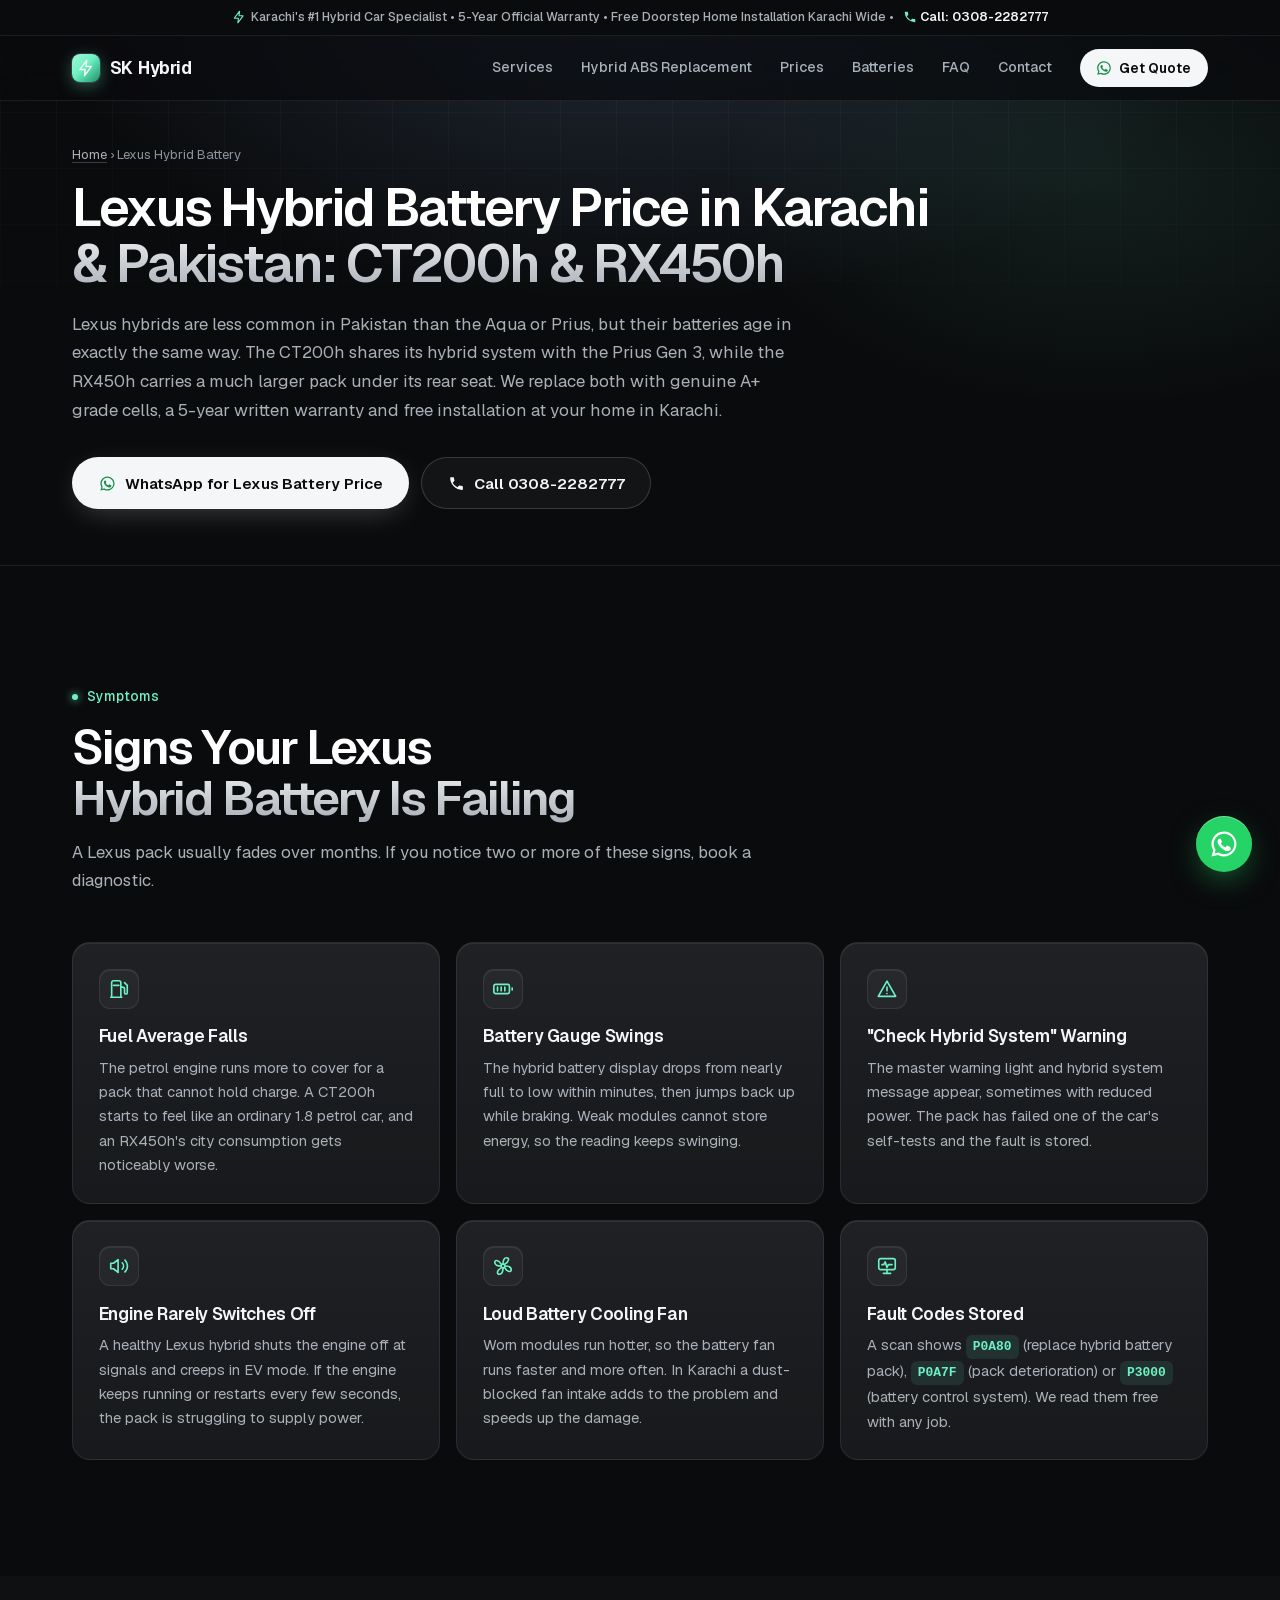
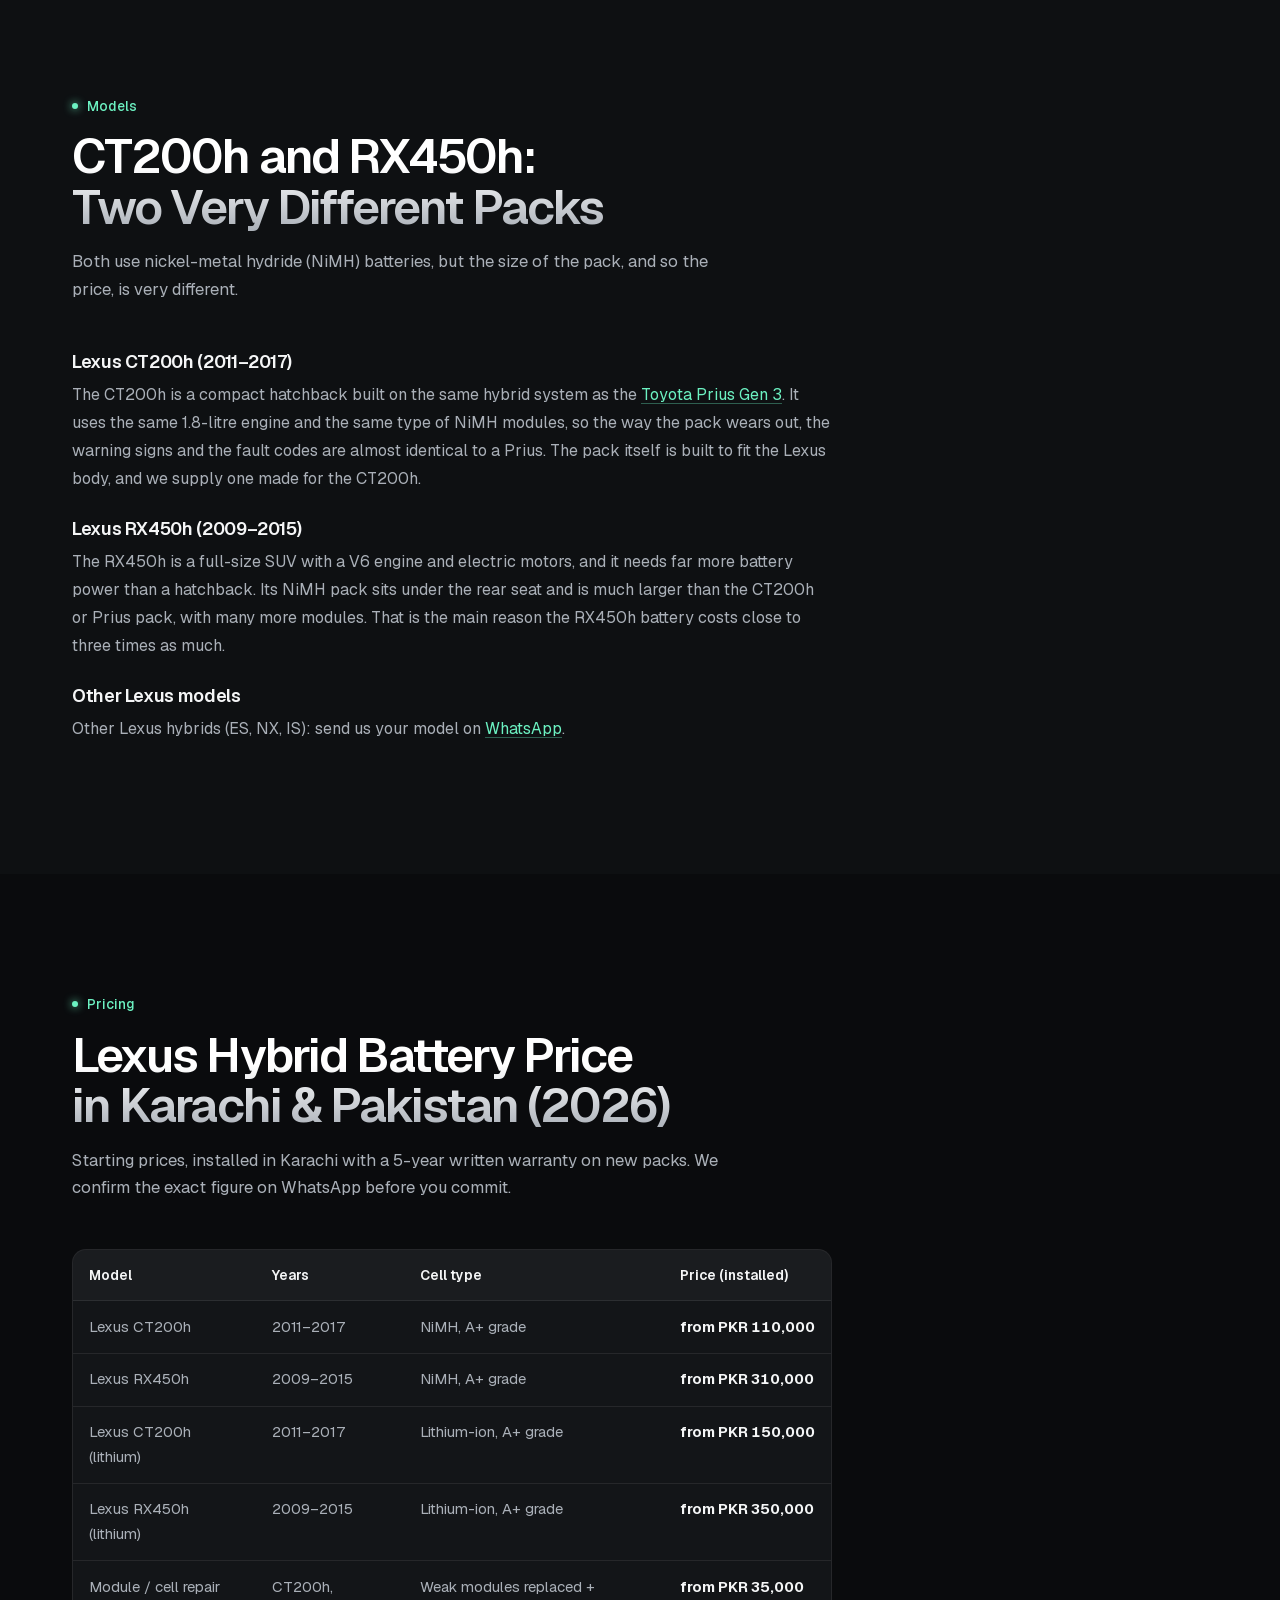
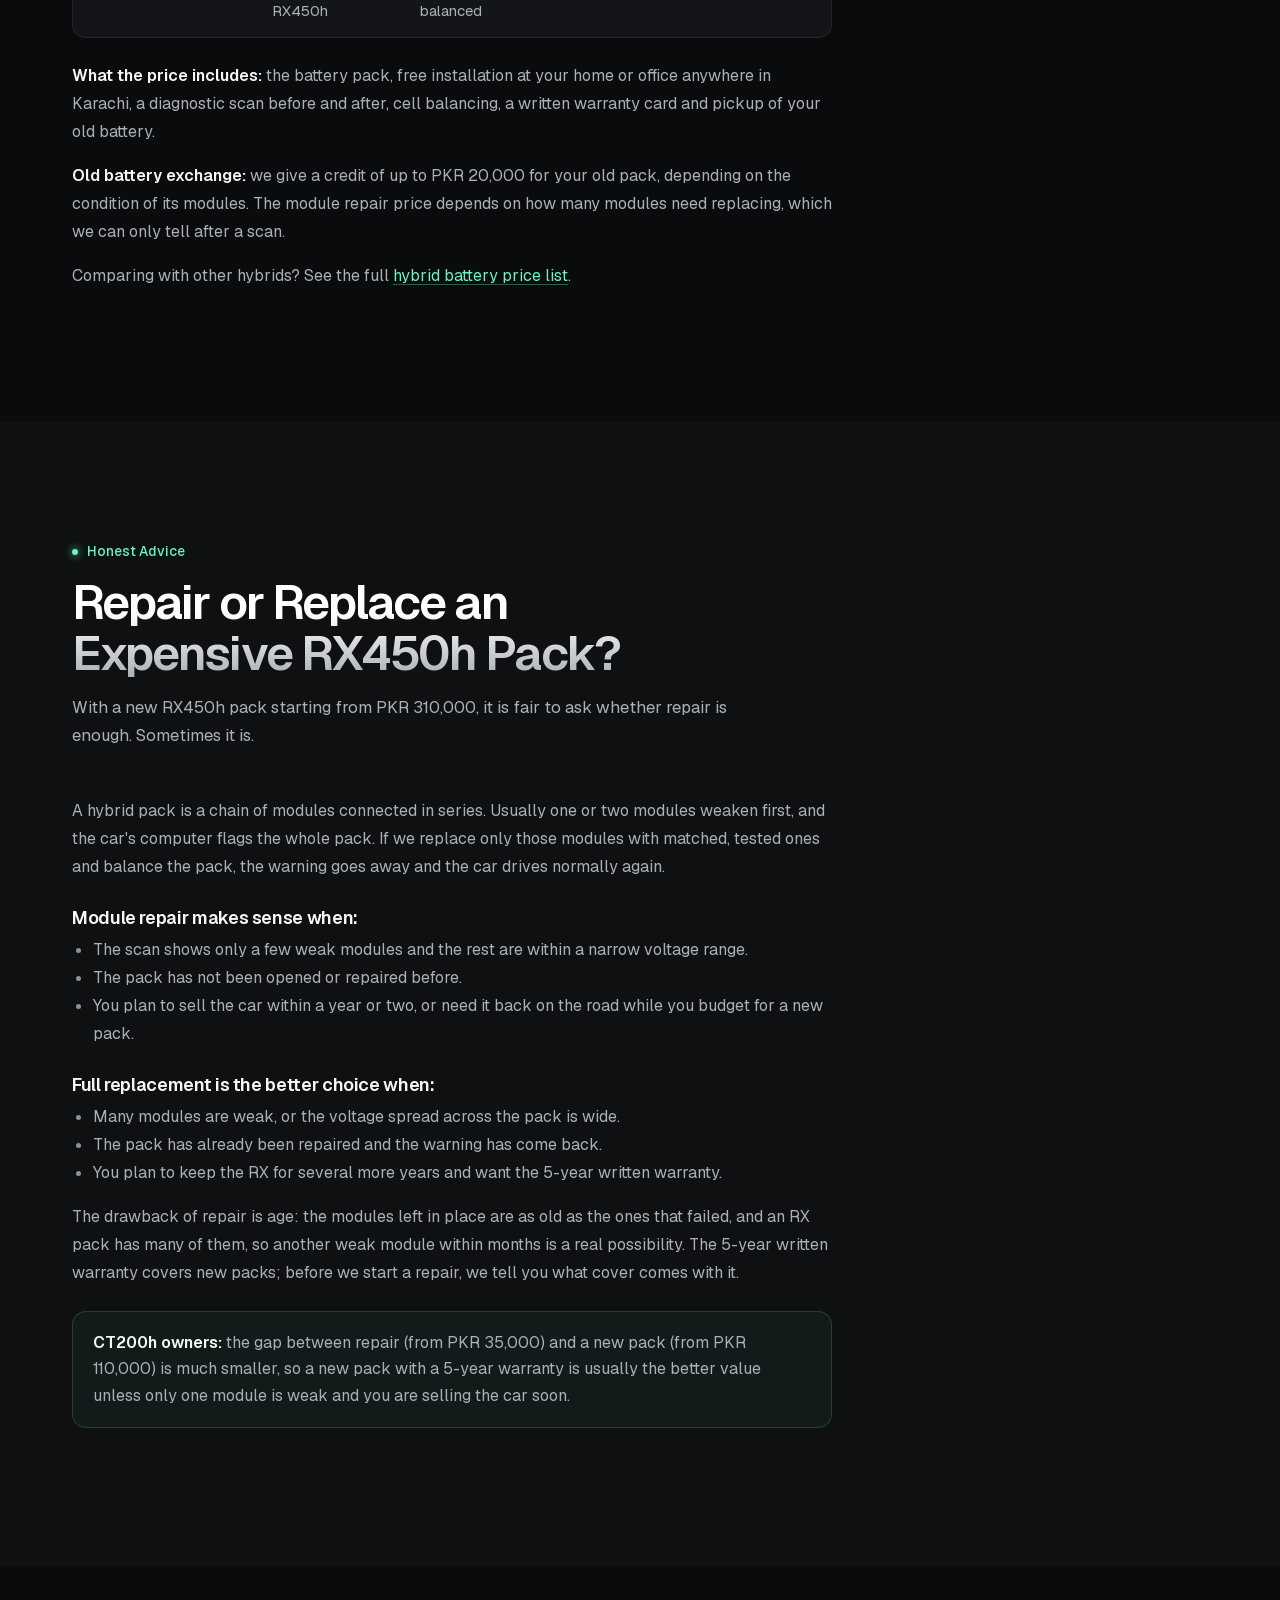
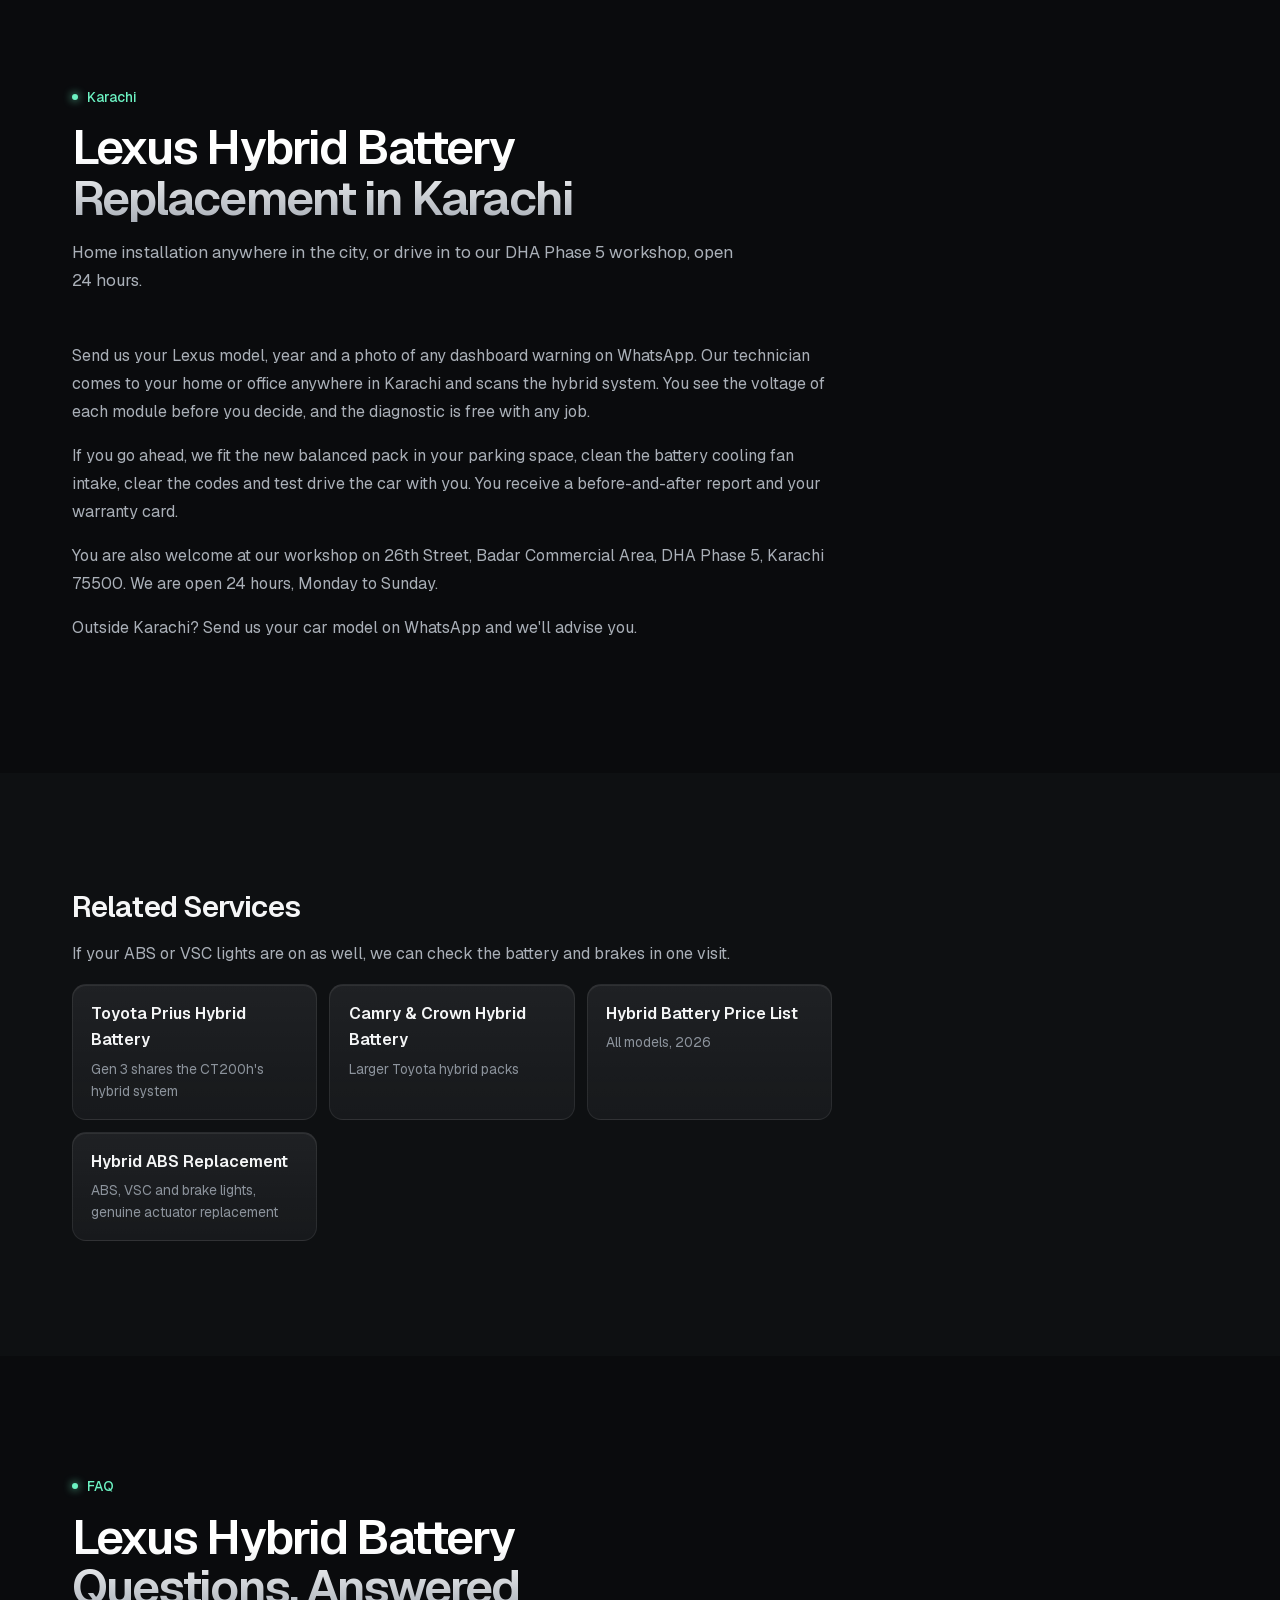
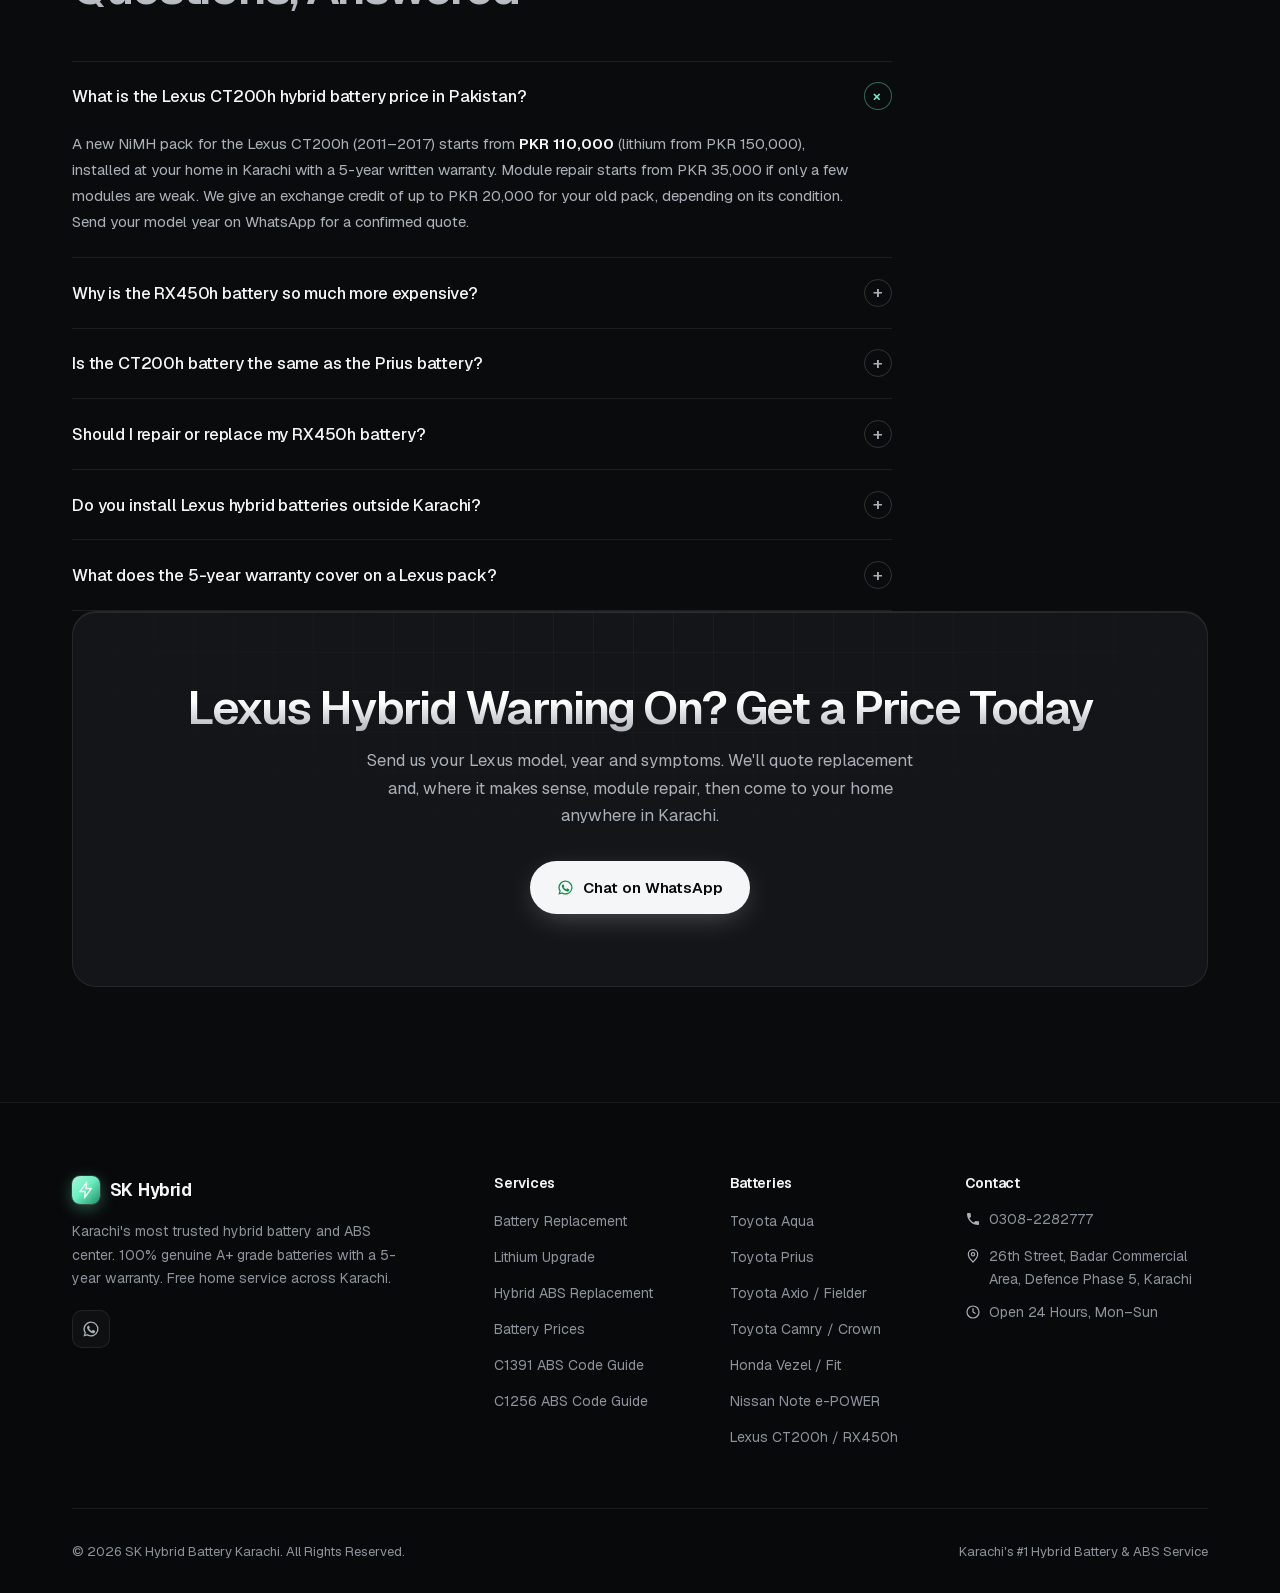
<file: lexus-hybrid-battery/index.html>
<!DOCTYPE html>
<html lang="en" dir="ltr">
<head>
  <meta charset="UTF-8">
  <meta name="viewport" content="width=device-width, initial-scale=1.0">

  <!-- SEO Meta Tags -->
  <title>Lexus Hybrid Battery Price in Karachi &amp; Pakistan (2026) | CT200h, RX450h | SK Hybrid Battery</title>
  <meta name="description" content="Lexus CT200h hybrid battery from PKR 110,000 and RX450h from PKR 310,000. Genuine A+ cells, 5-year written warranty, free home installation in Karachi. Module repair available.">
  <meta name="robots" content="index, follow, max-image-preview:large, max-snippet:-1">
  <link rel="canonical" href="https://www.skhybridbatterys.com/lexus-hybrid-battery/">

  <!-- Open Graph -->
  <meta property="og:locale" content="en_US">
  <meta property="og:type" content="article">
  <meta property="og:title" content="Lexus Hybrid Battery Price in Karachi &amp; Pakistan: CT200h &amp; RX450h | SK Hybrid Battery">
  <meta property="og:description" content="CT200h from PKR 110,000, RX450h from PKR 310,000. Genuine A+ grade NiMH cells, 5-year written warranty, free home installation in Karachi.">
  <meta property="og:url" content="https://www.skhybridbatterys.com/lexus-hybrid-battery/">
  <meta property="og:site_name" content="SK Hybrid Battery Karachi">
  <meta property="og:image" content="https://www.skhybridbatterys.com/images/hero-battery.jpg">
  <meta name="twitter:card" content="summary_large_image">
  <meta name="twitter:title" content="Lexus CT200h &amp; RX450h Hybrid Battery | SK Hybrid Battery">
  <meta name="twitter:description" content="Lexus hybrid battery from PKR 110,000 with 5-year warranty. Free home installation in Karachi.">

  <link rel="icon" href="/favicon.ico" sizes="48x48">
  <link rel="icon" href="/favicon.svg" type="image/svg+xml">
  <link rel="icon" href="/favicon-96.png" type="image/png" sizes="96x96">
  <link rel="apple-touch-icon" href="/apple-touch-icon.png">
  <link rel="manifest" href="/site.webmanifest">
  <link rel="preload" href="/fonts/geist-latin.woff2" as="font" type="font/woff2" crossorigin>
  <link rel="stylesheet" href="/style.css">

  <!-- Google Ads & Conversion Tracking -->
  <script async src="https://www.googletagmanager.com/gtag/js?id=AW-18432583532"></script>
  <script>
    window.dataLayer = window.dataLayer || [];
    function gtag(){dataLayer.push(arguments);}
    gtag('js', new Date());
    gtag('config', 'AW-18432583532');
    function trackAdConversion(type, label) {
      // Google Analytics 4: same clicks as named events (GA4 is loaded through the Ads Google tag)
      if (typeof gtag === 'function' && type !== 'quote-calculator-submit') {
        var gaEvent = /call/.test(type) ? 'click_call' : /direction/.test(type) ? 'click_directions' : type === 'quote_calculator_submit' ? 'quote_request' : 'click_whatsapp';
        gtag('event', gaEvent, { send_to: 'G-RZLM8SD3V3', button_id: type, button_text: String(label || '').slice(0, 100) });
      }
      if (typeof gtag === 'function' && !/direction/.test(type)) { // Directions taps are not leads: GA4 only, not a Google Ads conversion
        gtag('event', 'conversion', { 'send_to': 'AW-18432583532/qbc3CPTk2_UcEOzOq9VE', 'event_category': 'Leads', 'event_label': label || 'SK Hybrid Contact' });
      }
    }
    function gtag_report_conversion(url) {
      var callback = function () { if (typeof(url) != 'undefined') { window.location = url; } };
      if (typeof gtag === 'function') { gtag('event', 'conversion', { 'send_to': 'AW-18432583532/qbc3CPTk2_UcEOzOq9VE', 'event_callback': callback }); }
      return false;
    }
  </script>

  <!-- Schema.org: Product + Breadcrumbs + FAQPage -->
  <script type="application/ld+json">
  {
    "@context": "https://schema.org",
    "@graph": [
      {
        "@type": "Product",
        "@id": "https://www.skhybridbatterys.com/lexus-hybrid-battery/#product",
        "name": "Lexus Hybrid Battery Replacement (CT200h, RX450h)",
        "url": "https://www.skhybridbatterys.com/lexus-hybrid-battery/",
        "image": "https://www.skhybridbatterys.com/images/hero-battery.jpg",
        "description": "Replacement NiMH hybrid battery packs for the Lexus CT200h (2011–2017) and RX450h (2009–2015) with genuine A+ grade cells. Price includes free home installation in Karachi, diagnostic scan, cell balancing, old battery pickup and a 5-year written warranty. Module repair also available.",
        "brand": {
          "@type": "Brand",
          "name": "Lexus-compatible"
        },
        "category": "Hybrid vehicle battery",
        "offers": {
          "@type": "AggregateOffer",
          "priceCurrency": "PKR",
          "lowPrice": "110000",
          "highPrice": "350000",
          "offerCount": "2",
          "availability": "https://schema.org/InStock",
          "url": "https://www.skhybridbatterys.com/lexus-hybrid-battery/",
          "areaServed": {
            "@type": "City",
            "name": "Karachi"
          },
          "seller": {
            "@type": "AutoRepair",
            "name": "SK Hybrid Battery Karachi",
            "url": "https://www.skhybridbatterys.com/",
            "telephone": "+92-308-2282777",
            "address": {
              "@type": "PostalAddress",
              "streetAddress": "26th Street, Badar Commercial Area, Defence Phase 5",
              "addressLocality": "Karachi",
              "addressRegion": "Sindh",
              "postalCode": "75500",
              "addressCountry": "PK"
            }
          }
        }
      },
      {
        "@type": "BreadcrumbList",
        "itemListElement": [
          {
            "@type": "ListItem",
            "position": 1,
            "name": "Home",
            "item": "https://www.skhybridbatterys.com/"
          },
          {
            "@type": "ListItem",
            "position": 2,
            "name": "Lexus Hybrid Battery",
            "item": "https://www.skhybridbatterys.com/lexus-hybrid-battery/"
          }
        ]
      },
      {
        "@type": "FAQPage",
        "mainEntity": [
          {
            "@type": "Question",
            "name": "What is the Lexus CT200h hybrid battery price in Pakistan?",
            "acceptedAnswer": {
              "@type": "Answer",
              "text": "A new NiMH pack for the Lexus CT200h (2011–2017) starts from PKR 110,000 (lithium from PKR 150,000), installed at your home in Karachi with a 5-year written warranty. Module repair starts from PKR 35,000 if only a few modules are weak. We give an exchange credit of up to PKR 20,000 for your old pack, depending on its condition. Send your model year on WhatsApp for a confirmed quote."
            }
          },
          {
            "@type": "Question",
            "name": "Why is the RX450h battery so much more expensive?",
            "acceptedAnswer": {
              "@type": "Answer",
              "text": "The RX450h is a large SUV with a V6 engine, and its NiMH pack under the rear seat is much bigger than the CT200h or Prius pack. More modules means more cells to source, grade and balance, so a new NiMH pack starts from PKR 310,000 installed, and a lithium pack from PKR 350,000. That is why module repair is worth discussing for RX owners."
            }
          },
          {
            "@type": "Question",
            "name": "Is the CT200h battery the same as the Prius battery?",
            "acceptedAnswer": {
              "@type": "Answer",
              "text": "The CT200h uses the same 1.8-litre hybrid system as the Prius Gen 3 and the same type of NiMH modules. The pack casing, brackets and wiring are fitted to the Lexus body, so we supply a pack built for the CT200h rather than a Prius pack."
            }
          },
          {
            "@type": "Question",
            "name": "Should I repair or replace my RX450h battery?",
            "acceptedAnswer": {
              "@type": "Answer",
              "text": "Repair makes sense when the scan shows only a few weak modules, the rest are closely matched, and you plan to sell the car or need a lower-cost fix for now. Replace it if many modules are weak, the pack has already been repaired once, or you plan to keep the car for years. The remaining original modules are the same age, so after a repair more will follow."
            }
          },
          {
            "@type": "Question",
            "name": "Do you install Lexus hybrid batteries outside Karachi?",
            "acceptedAnswer": {
              "@type": "Answer",
              "text": "Not at the moment. We install at your home or office anywhere in Karachi, or at our workshop on 26th Street, Badar Commercial Area, DHA Phase 5. Outside Karachi? Send us your car model on WhatsApp and we'll advise you."
            }
          },
          {
            "@type": "Question",
            "name": "What does the 5-year warranty cover on a Lexus pack?",
            "acceptedAnswer": {
              "@type": "Answer",
              "text": "You get a printed warranty card with the pack serial number, installation date and your car's registration. It covers the new battery pack and its modules against failure or a capacity drop that brings the hybrid warning back, for 5 years from installation. Physical damage, flooding, tampering by another workshop and a blocked battery cooling fan are not covered."
            }
          }
        ]
      }
    ]
  }
  </script>
</head>

<body>
  <!-- ==================== HEADER ==================== -->
  <header class="site-header" id="site-header">
    <div class="announcement-bar" role="banner">
      <span class="ic ic-bolt" aria-hidden="true"></span> <span class="ab-full">Karachi's #1 Hybrid Car Specialist • </span>5-Year Official Warranty • Free Doorstep Home Installation<span class="ab-full"> Karachi Wide</span> • <a href="tel:+923082282777" data-track="call-header"><span class="ic ic-phone" aria-hidden="true"></span> Call: 0308-2282777</a>
    </div>

    <nav class="navbar" id="navbar" role="navigation" aria-label="Main navigation">
      <div class="container">
        <a href="/" class="logo" id="site-logo" aria-label="SK Hybrid Battery – Home">
          <div class="logo-icon"><span class="ic ic-bolt" aria-hidden="true"></span></div>
          SK<span>Hybrid</span>
        </a>

        <div class="nav-links" id="nav-links" role="menubar">
          <a href="/#services" role="menuitem">Services</a>
          <a href="/abs-repair-karachi/" role="menuitem">Hybrid ABS Replacement</a>
          <a href="/hybrid-battery-price-karachi/" role="menuitem">Prices</a>
          <a href="/#products" role="menuitem">Batteries</a>
          <a href="/#faq" role="menuitem">FAQ</a>
          <a href="/#contact" role="menuitem">Contact</a>
          <a href="https://wa.me/923082282777?text=Hi%20SK%20Hybrid%20Battery%2C%20I%20need%20a%20Lexus%20hybrid%20battery%20price" class="nav-cta" role="menuitem" target="_blank" rel="noopener" data-track="whatsapp-nav"><span class="ic ic-whatsapp" aria-hidden="true"></span> Get Quote</a>
        </div>

        <button class="mobile-toggle" id="mobile-toggle" aria-label="Toggle menu" aria-expanded="false">
          <span></span><span></span><span></span>
        </button>
      </div>
    </nav>
  </header>
  <div class="nav-overlay" id="nav-overlay"></div>
  <!-- ==================== PAGE HERO ==================== -->
  <section class="page-hero" id="top">
    <div class="container">
      <nav class="breadcrumb" aria-label="Breadcrumb"><a href="/">Home</a> › Lexus Hybrid Battery</nav>
      <h1>Lexus Hybrid Battery Price in Karachi &amp; Pakistan: CT200h &amp; RX450h</h1>
      <p class="lead">Lexus hybrids are less common in Pakistan than the Aqua or Prius, but their batteries age in exactly the same way. The CT200h shares its hybrid system with the Prius Gen 3, while the RX450h carries a much larger pack under its rear seat. We replace both with genuine A+ grade cells, a 5-year written warranty and free installation at your home in Karachi.</p>
      <div class="hero-actions">
        <a href="https://wa.me/923082282777?text=Hi%20SK%20Hybrid%20Battery%2C%20I%20need%20a%20Lexus%20hybrid%20battery%20price.%20My%20model%20and%20year%20is%20" class="btn btn-primary" target="_blank" rel="noopener" data-track="lexus-hero-whatsapp"><span class="ic ic-whatsapp" aria-hidden="true"></span> WhatsApp for Lexus Battery Price</a>
        <a href="tel:+923082282777" class="btn btn-secondary" data-track="lexus-hero-call"><span class="ic ic-phone" aria-hidden="true"></span> Call 0308-2282777</a>
      </div>
    </div>
  </section>

  <!-- ==================== SYMPTOMS ==================== -->
  <section class="section" id="symptoms">
    <div class="container">
      <div class="section-header reveal">
        <div class="section-label">Symptoms</div>
        <h2>Signs Your Lexus Hybrid Battery Is Failing</h2>
        <p>A Lexus pack usually fades over months. If you notice two or more of these signs, book a diagnostic.</p>
      </div>

      <div class="services-grid">
        <div class="service-card reveal">
          <div class="service-icon"><span class="ic ic-fuel" aria-hidden="true"></span></div>
          <h3>Fuel Average Falls</h3>
          <p>The petrol engine runs more to cover for a pack that cannot hold charge. A CT200h starts to feel like an ordinary 1.8 petrol car, and an RX450h's city consumption gets noticeably worse.</p>
        </div>
        <div class="service-card reveal">
          <div class="service-icon"><span class="ic ic-battery" aria-hidden="true"></span></div>
          <h3>Battery Gauge Swings</h3>
          <p>The hybrid battery display drops from nearly full to low within minutes, then jumps back up while braking. Weak modules cannot store energy, so the reading keeps swinging.</p>
        </div>
        <div class="service-card reveal">
          <div class="service-icon"><span class="ic ic-alert" aria-hidden="true"></span></div>
          <h3>"Check Hybrid System" Warning</h3>
          <p>The master warning light and hybrid system message appear, sometimes with reduced power. The pack has failed one of the car's self-tests and the fault is stored.</p>
        </div>
        <div class="service-card reveal">
          <div class="service-icon"><span class="ic ic-sound" aria-hidden="true"></span></div>
          <h3>Engine Rarely Switches Off</h3>
          <p>A healthy Lexus hybrid shuts the engine off at signals and creeps in EV mode. If the engine keeps running or restarts every few seconds, the pack is struggling to supply power.</p>
        </div>
        <div class="service-card reveal">
          <div class="service-icon"><span class="ic ic-fan" aria-hidden="true"></span></div>
          <h3>Loud Battery Cooling Fan</h3>
          <p>Worn modules run hotter, so the battery fan runs faster and more often. In Karachi a dust-blocked fan intake adds to the problem and speeds up the damage.</p>
        </div>
        <div class="service-card reveal">
          <div class="service-icon"><span class="ic ic-scan" aria-hidden="true"></span></div>
          <h3>Fault Codes Stored</h3>
          <p>A scan shows <span class="code-chip">P0A80</span> (replace hybrid battery pack), <span class="code-chip">P0A7F</span> (pack deterioration) or <span class="code-chip">P3000</span> (battery control system). We read them free with any job.</p>
        </div>
      </div>
    </div>
  </section>

  <!-- ==================== MODELS ==================== -->
  <section class="section" id="models" style="background: var(--bg-secondary);">
    <div class="container">
      <div class="section-header reveal">
        <div class="section-label">Models</div>
        <h2>CT200h and RX450h: Two Very Different Packs</h2>
        <p>Both use nickel-metal hydride (NiMH) batteries, but the size of the pack, and so the price, is very different.</p>
      </div>

      <div class="prose reveal">
        <h3>Lexus CT200h (2011–2017)</h3>
        <p>The CT200h is a compact hatchback built on the same hybrid system as the <a href="/toyota-prius-hybrid-battery-karachi/">Toyota Prius Gen 3</a>. It uses the same 1.8-litre engine and the same type of NiMH modules, so the way the pack wears out, the warning signs and the fault codes are almost identical to a Prius. The pack itself is built to fit the Lexus body, and we supply one made for the CT200h.</p>

        <h3>Lexus RX450h (2009–2015)</h3>
        <p>The RX450h is a full-size SUV with a V6 engine and electric motors, and it needs far more battery power than a hatchback. Its NiMH pack sits under the rear seat and is much larger than the CT200h or Prius pack, with many more modules. That is the main reason the RX450h battery costs close to three times as much.</p>

        <h3>Other Lexus models</h3>
        <p>Other Lexus hybrids (ES, NX, IS): send us your model on <a href="https://wa.me/923082282777?text=Hi%20SK%20Hybrid%20Battery%2C%20I%20have%20a%20Lexus%20hybrid.%20My%20model%20and%20year%20is%20" target="_blank" rel="noopener" data-track="lexus-other-whatsapp">WhatsApp</a>.</p>
      </div>
    </div>
  </section>

  <!-- ==================== PRICES ==================== -->
  <section class="section" id="lexus-prices">
    <div class="container">
      <div class="section-header reveal">
        <div class="section-label">Pricing</div>
        <h2>Lexus Hybrid Battery Price in Karachi &amp; Pakistan (2026)</h2>
        <p>Starting prices, installed in Karachi with a 5-year written warranty on new packs. We confirm the exact figure on WhatsApp before you commit.</p>
      </div>

      <div class="prose reveal">
        <div class="table-wrap">
          <!-- PRICE: owner-set 2026-09-27 -->
          <table class="price-table fit">
            <thead>
              <tr><th>Model</th><th>Years</th><th>Cell type</th><th>Price (installed)</th></tr>
            </thead>
            <tbody>
              <tr><td data-label="Model">Lexus CT200h</td><td data-label="Years">2011–2017</td><td data-label="Cell type">NiMH, A+ grade</td><td class="price wide" data-label="Price (installed)">from PKR 110,000</td></tr>
              <tr><td data-label="Model">Lexus RX450h</td><td data-label="Years">2009–2015</td><td data-label="Cell type">NiMH, A+ grade</td><td class="price wide" data-label="Price (installed)">from PKR 310,000</td></tr>
              <tr><td data-label="Model">Lexus CT200h (lithium)</td><td data-label="Years">2011–2017</td><td data-label="Cell type">Lithium-ion, A+ grade</td><td class="price wide" data-label="Price (installed)">from PKR 150,000</td></tr>
              <tr><td data-label="Model">Lexus RX450h (lithium)</td><td data-label="Years">2009–2015</td><td data-label="Cell type">Lithium-ion, A+ grade</td><td class="price wide" data-label="Price (installed)">from PKR 350,000</td></tr>
              <tr><td data-label="Model">Module / cell repair</td><td class="wide" data-label="Years">CT200h, RX450h</td><td class="wide" data-label="Cell type">Weak modules replaced + balanced</td><td class="price wide" data-label="Price (installed)">from PKR 35,000</td></tr>
            </tbody>
          </table>
        </div>
        <p><strong>What the price includes:</strong> the battery pack, free installation at your home or office anywhere in Karachi, a diagnostic scan before and after, cell balancing, a written warranty card and pickup of your old battery.</p>
        <p><strong>Old battery exchange:</strong> we give a credit of up to PKR 20,000 for your old pack, depending on the condition of its modules. The module repair price depends on how many modules need replacing, which we can only tell after a scan.</p>
        <p>Comparing with other hybrids? See the full <a href="/hybrid-battery-price-karachi/">hybrid battery price list</a>.</p>
      </div>
    </div>
  </section>

  <!-- ==================== REPAIR OR REPLACE ==================== -->
  <section class="section" id="repair-or-replace" style="background: var(--bg-secondary);">
    <div class="container">
      <div class="section-header reveal">
        <div class="section-label">Honest Advice</div>
        <h2>Repair or Replace an Expensive RX450h Pack?</h2>
        <p>With a new RX450h pack starting from PKR 310,000, it is fair to ask whether repair is enough. Sometimes it is.</p>
      </div>

      <div class="prose reveal">
        <p>A hybrid pack is a chain of modules connected in series. Usually one or two modules weaken first, and the car's computer flags the whole pack. If we replace only those modules with matched, tested ones and balance the pack, the warning goes away and the car drives normally again.</p>

        <h3>Module repair makes sense when:</h3>
        <ul>
          <li>The scan shows only a few weak modules and the rest are within a narrow voltage range.</li>
          <li>The pack has not been opened or repaired before.</li>
          <li>You plan to sell the car within a year or two, or need it back on the road while you budget for a new pack.</li>
        </ul>

        <h3>Full replacement is the better choice when:</h3>
        <ul>
          <li>Many modules are weak, or the voltage spread across the pack is wide.</li>
          <li>The pack has already been repaired and the warning has come back.</li>
          <li>You plan to keep the RX for several more years and want the 5-year written warranty.</li>
        </ul>

        <p>The drawback of repair is age: the modules left in place are as old as the ones that failed, and an RX pack has many of them, so another weak module within months is a real possibility. The 5-year written warranty covers new packs; before we start a repair, we tell you what cover comes with it.</p>
        <div class="note-box">
          <strong>CT200h owners:</strong> the gap between repair (from PKR 35,000) and a new pack (from PKR 110,000) is much smaller, so a new pack with a 5-year warranty is usually the better value unless only one module is weak and you are selling the car soon.
        </div>
      </div>
    </div>
  </section>

  <!-- ==================== KARACHI ==================== -->
  <section class="section" id="karachi">
    <div class="container">
      <div class="section-header reveal">
        <div class="section-label">Karachi</div>
        <h2>Lexus Hybrid Battery Replacement in Karachi</h2>
        <p>Home installation anywhere in the city, or drive in to our DHA Phase 5 workshop, open 24 hours.</p>
      </div>

      <div class="prose reveal">
        <p>Send us your Lexus model, year and a photo of any dashboard warning on WhatsApp. Our technician comes to your home or office anywhere in Karachi and scans the hybrid system. You see the voltage of each module before you decide, and the diagnostic is free with any job.</p>
        <p>If you go ahead, we fit the new balanced pack in your parking space, clean the battery cooling fan intake, clear the codes and test drive the car with you. You receive a before-and-after report and your warranty card.</p>
        <p>You are also welcome at our workshop on 26th Street, Badar Commercial Area, DHA Phase 5, Karachi 75500. We are open 24 hours, Monday to Sunday.</p>
        <p>Outside Karachi? Send us your car model on WhatsApp and we'll advise you.</p>
      </div>
    </div>
  </section>

  <!-- ==================== RELATED ==================== -->
  <section class="section" id="related" style="background: var(--bg-secondary);">
    <div class="container">
      <div class="prose reveal">
        <h2>Related Services</h2>
        <p>If your ABS or VSC lights are on as well, we can check the battery and brakes in one visit.</p>
        <div class="related-links">
          <a href="/toyota-prius-hybrid-battery-karachi/">Toyota Prius Hybrid Battery <span>Gen 3 shares the CT200h's hybrid system</span></a>
          <a href="/toyota-camry-crown-hybrid-battery/">Camry &amp; Crown Hybrid Battery <span>Larger Toyota hybrid packs</span></a>
          <a href="/hybrid-battery-price-karachi/">Hybrid Battery Price List <span>All models, 2026</span></a>
          <a href="/abs-repair-karachi/">Hybrid ABS Replacement <span>ABS, VSC and brake lights, genuine actuator replacement</span></a>
        </div>
      </div>
    </div>
  </section>

  <!-- ==================== FAQ ==================== -->
  <section class="section" id="faq">
    <div class="container">
      <div class="section-header reveal">
        <div class="section-label">FAQ</div>
        <h2>Lexus Hybrid Battery Questions, Answered</h2>
      </div>

      <div class="faq-grid reveal">
        <div class="faq-item active">
          <button class="faq-question" aria-expanded="true"><span>What is the Lexus CT200h hybrid battery price in Pakistan?</span><span class="faq-icon">+</span></button>
          <div class="faq-answer"><p>A new NiMH pack for the Lexus CT200h (2011–2017) starts from <strong>PKR 110,000</strong> (lithium from PKR 150,000), installed at your home in Karachi with a 5-year written warranty. Module repair starts from PKR 35,000 if only a few modules are weak. We give an exchange credit of up to PKR 20,000 for your old pack, depending on its condition. Send your model year on WhatsApp for a confirmed quote.</p></div>
        </div>
        <div class="faq-item">
          <button class="faq-question" aria-expanded="false"><span>Why is the RX450h battery so much more expensive?</span><span class="faq-icon">+</span></button>
          <div class="faq-answer"><p>The RX450h is a large SUV with a V6 engine, and its NiMH pack under the rear seat is much bigger than the CT200h or Prius pack. More modules means more cells to source, grade and balance, so a new NiMH pack starts from PKR 310,000 installed, and a lithium pack from PKR 350,000. That is why module repair is worth discussing for RX owners.</p></div>
        </div>
        <div class="faq-item">
          <button class="faq-question" aria-expanded="false"><span>Is the CT200h battery the same as the Prius battery?</span><span class="faq-icon">+</span></button>
          <div class="faq-answer"><p>The CT200h uses the same 1.8-litre hybrid system as the Prius Gen 3 and the same type of NiMH modules. The pack casing, brackets and wiring are fitted to the Lexus body, so we supply a pack built for the CT200h rather than a Prius pack.</p></div>
        </div>
        <div class="faq-item">
          <button class="faq-question" aria-expanded="false"><span>Should I repair or replace my RX450h battery?</span><span class="faq-icon">+</span></button>
          <div class="faq-answer"><p>Repair makes sense when the scan shows only a few weak modules, the rest are closely matched, and you plan to sell the car or need a lower-cost fix for now. Replace it if many modules are weak, the pack has already been repaired once, or you plan to keep the car for years. The remaining original modules are the same age, so after a repair more will follow.</p></div>
        </div>
        <div class="faq-item">
          <button class="faq-question" aria-expanded="false"><span>Do you install Lexus hybrid batteries outside Karachi?</span><span class="faq-icon">+</span></button>
          <div class="faq-answer"><p>Not at the moment. We install at your home or office anywhere in Karachi, or at our workshop on 26th Street, Badar Commercial Area, DHA Phase 5. Outside Karachi? Send us your car model on WhatsApp and we'll advise you.</p></div>
        </div>
        <div class="faq-item">
          <button class="faq-question" aria-expanded="false"><span>What does the 5-year warranty cover on a Lexus pack?</span><span class="faq-icon">+</span></button>
          <div class="faq-answer"><p>You get a printed warranty card with the pack serial number, installation date and your car's registration. It covers the new battery pack and its modules against failure or a capacity drop that brings the hybrid warning back, for 5 years from installation. Physical damage, flooding, tampering by another workshop and a blocked battery cooling fan are not covered.</p></div>
        </div>
      </div>

      <!-- CTA Banner -->
      <div class="cta-banner reveal" id="cta-section">
        <h2>Lexus Hybrid Warning On? Get a Price Today</h2>
        <p>Send us your Lexus model, year and symptoms. We'll quote replacement and, where it makes sense, module repair, then come to your home anywhere in Karachi.</p>
        <a href="https://wa.me/923082282777?text=Hi%20SK%20Hybrid%20Battery%2C%20please%20quote%20a%20Lexus%20hybrid%20battery%20%28CT200h%20%2F%20RX450h%29%20with%20home%20installation%20in%20Karachi." class="btn" target="_blank" rel="noopener" data-track="lexus-cta-whatsapp"><span class="ic ic-whatsapp" aria-hidden="true"></span> Chat on WhatsApp</a>
      </div>
    </div>
  </section>

  <!-- ==================== FOOTER ==================== -->
  <footer class="footer" id="footer" role="contentinfo">
    <div class="container">
      <div class="footer-grid">
        <div class="footer-about">
          <a href="/" class="logo" aria-label="SK Hybrid Battery – Home"><div class="logo-icon"><span class="ic ic-bolt" aria-hidden="true"></span></div>SK<span>Hybrid</span></a>
          <p>Karachi's most trusted hybrid battery and ABS center. 100% genuine A+ grade batteries with a 5-year warranty. Free home service across Karachi.</p>
          <div class="footer-social">
            <a href="https://wa.me/923082282777" aria-label="WhatsApp" target="_blank" rel="noopener" data-track="footer-whatsapp"><span class="ic ic-whatsapp" aria-hidden="true"></span></a>
          </div>
        </div>
        <div class="footer-column">
          <h4>Services</h4>
          <ul>
            <li><a href="/#services">Battery Replacement</a></li>
            <li><a href="/#services">Lithium Upgrade</a></li>
            <li><a href="/abs-repair-karachi/">Hybrid ABS Replacement</a></li>
            <li><a href="/hybrid-battery-price-karachi/">Battery Prices</a></li>
            <li><a href="/c1391-code-toyota-prius-aqua/">C1391 ABS Code Guide</a></li>
            <li><a href="/c1256-code-toyota-prius-aqua/">C1256 ABS Code Guide</a></li>
          </ul>
        </div>
        <div class="footer-column">
          <h4>Batteries</h4>
          <ul>
            <li><a href="/toyota-aqua-hybrid-battery-karachi/">Toyota Aqua</a></li>
            <li><a href="/toyota-prius-hybrid-battery-karachi/">Toyota Prius</a></li>
            <li><a href="/toyota-axio-fielder-hybrid-battery/">Toyota Axio / Fielder</a></li>
            <li><a href="/toyota-camry-crown-hybrid-battery/">Toyota Camry / Crown</a></li>
            <li><a href="/honda-vezel-fit-hybrid-battery/">Honda Vezel / Fit</a></li>
            <li><a href="/nissan-note-e-power-battery/">Nissan Note e-POWER</a></li>
            <li><a href="/lexus-hybrid-battery/">Lexus CT200h / RX450h</a></li>
          </ul>
        </div>
        <div class="footer-column">
          <h4>Contact</h4>
          <ul>
            <li><a href="tel:+923082282777" data-track="footer-call"><span class="ic ic-phone" aria-hidden="true"></span> 0308-2282777</a></li>
            <li><a href="https://www.google.com/maps/dir/?api=1&destination=24.799278,67.047952" target="_blank" rel="noopener"><span class="ic ic-pin" aria-hidden="true"></span> 26th Street, Badar Commercial Area, Defence Phase 5, Karachi</a></li>
            <li><a href="/#contact"><span class="ic ic-clock" aria-hidden="true"></span> Open 24 Hours, Mon–Sun</a></li>
          </ul>
        </div>
      </div>
      <div class="footer-bottom">
        <p>© 2026 SK Hybrid Battery Karachi. All Rights Reserved.</p>
        <p>Karachi's #1 Hybrid Battery &amp; ABS Service</p>
      </div>
    </div>
  </footer>

  <a href="https://wa.me/923082282777?text=Hi%2C%20I%20need%20a%20Lexus%20hybrid%20battery%20price" class="whatsapp-float" id="whatsapp-float" target="_blank" rel="noopener" aria-label="Chat on WhatsApp" data-track="whatsapp-float"><span class="ic ic-whatsapp" aria-hidden="true"></span></a>
  <button class="scroll-top" id="scroll-top" aria-label="Scroll to top">↑</button>

  <div class="mobile-action-bar" role="navigation" aria-label="Mobile Quick Actions">
    <div class="mobile-action-bar-inner">
      <a href="tel:+923082282777" class="mobile-action-btn btn-call" data-track="mobile-bar-call"><span class="btn-icon"><span class="ic ic-phone" aria-hidden="true"></span></span><span>Call Now</span></a>
      <a href="https://wa.me/923082282777?text=Hi%20SK%20Hybrid%20Battery%2C%20I%20need%20a%20Lexus%20CT200h%20%2F%20RX450h%20hybrid%20battery%20price" target="_blank" rel="noopener" class="mobile-action-btn btn-whatsapp" data-track="mobile-bar-whatsapp"><span class="btn-icon"><span class="ic ic-whatsapp" aria-hidden="true"></span></span><span>WhatsApp Quote</span></a>
      <a href="https://www.google.com/maps/dir/?api=1&destination=24.799278,67.047952" target="_blank" rel="noopener" class="mobile-action-btn btn-directions" data-track="mobile-bar-directions"><span class="btn-icon"><span class="ic ic-pin" aria-hidden="true"></span></span><span>Directions</span></a>
    </div>
  </div>

  <script>
    const siteHeader = document.getElementById('site-header');
    const navbar = document.getElementById('navbar');
    const scrollTopBtn = document.getElementById('scroll-top');
    window.addEventListener('scroll', () => {
      const y = window.scrollY;
      siteHeader.classList.toggle('scrolled', y > 60);
      navbar.classList.toggle('scrolled', y > 60);
      scrollTopBtn.classList.toggle('visible', y > 500);
    });
    const toggle = document.getElementById('mobile-toggle');
    const navLinks = document.getElementById('nav-links');
    const overlay = document.getElementById('nav-overlay');
    function closeMenu() { navLinks.classList.remove('open'); overlay.classList.remove('open'); toggle.classList.remove('active'); toggle.setAttribute('aria-expanded', 'false'); }
    toggle.addEventListener('click', () => { const isOpen = navLinks.classList.toggle('open'); overlay.classList.toggle('open'); toggle.classList.toggle('active'); toggle.setAttribute('aria-expanded', isOpen); });
    overlay.addEventListener('click', closeMenu);
    navLinks.querySelectorAll('a').forEach(link => link.addEventListener('click', closeMenu));
    scrollTopBtn.addEventListener('click', () => window.scrollTo({ top: 0, behavior: 'smooth' }));
    const revealObserver = new IntersectionObserver((entries) => {
      entries.forEach(entry => { if (entry.isIntersecting) { entry.target.classList.add('visible'); revealObserver.unobserve(entry.target); } });
    }, { threshold: 0.1, rootMargin: '0px 0px -50px 0px' });
    document.querySelectorAll('.reveal').forEach(el => revealObserver.observe(el));
    document.querySelectorAll('.faq-question').forEach(button => {
      button.addEventListener('click', () => {
        const item = button.parentElement; const isActive = item.classList.contains('active');
        document.querySelectorAll('.faq-item').forEach(other => { other.classList.remove('active'); other.querySelector('.faq-question').setAttribute('aria-expanded', 'false'); });
        if (!isActive) { item.classList.add('active'); button.setAttribute('aria-expanded', 'true'); }
      });
    });
    document.querySelectorAll('[data-track]').forEach(el => {
      el.addEventListener('click', () => { if (typeof trackAdConversion === 'function') trackAdConversion(el.getAttribute('data-track'), el.innerText.trim() || 'CTA'); });
    });
  </script>
  <script src="/js/hide-prices.js"></script>
</body>
</html>
</file>
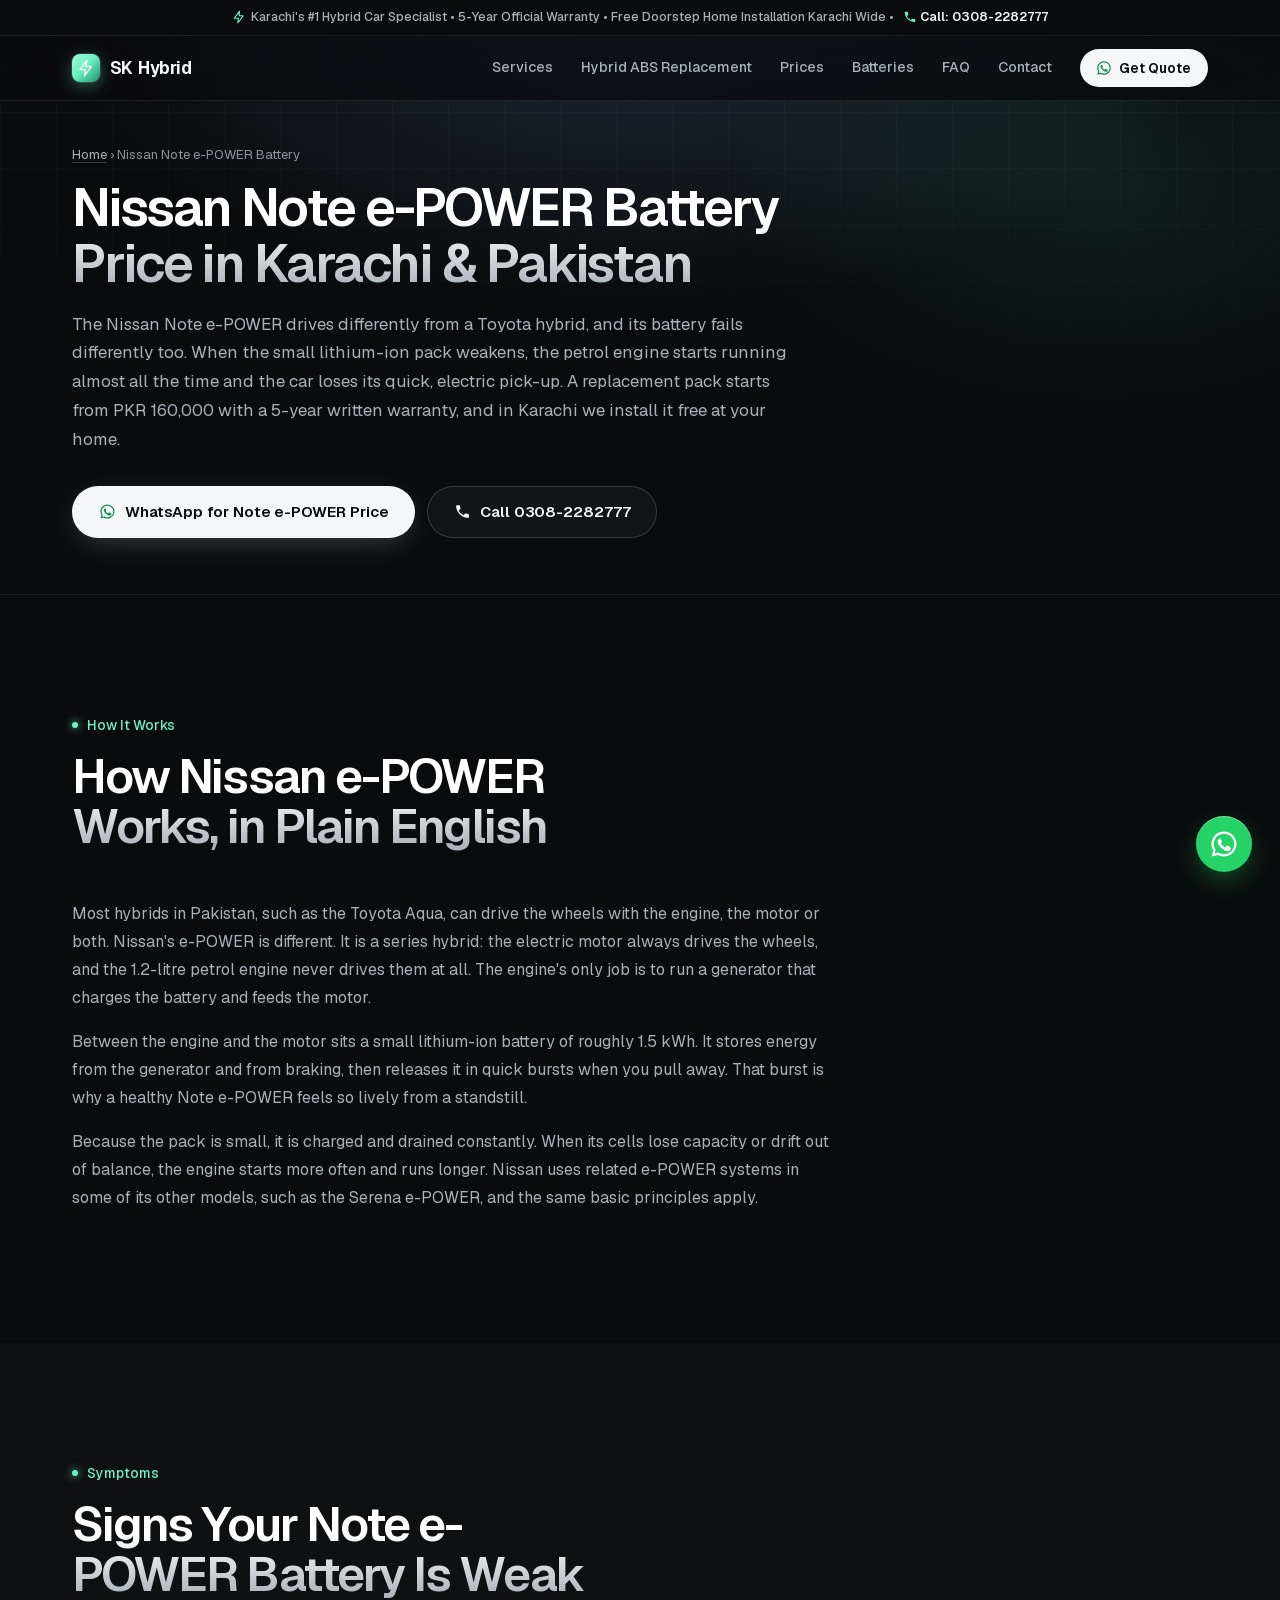
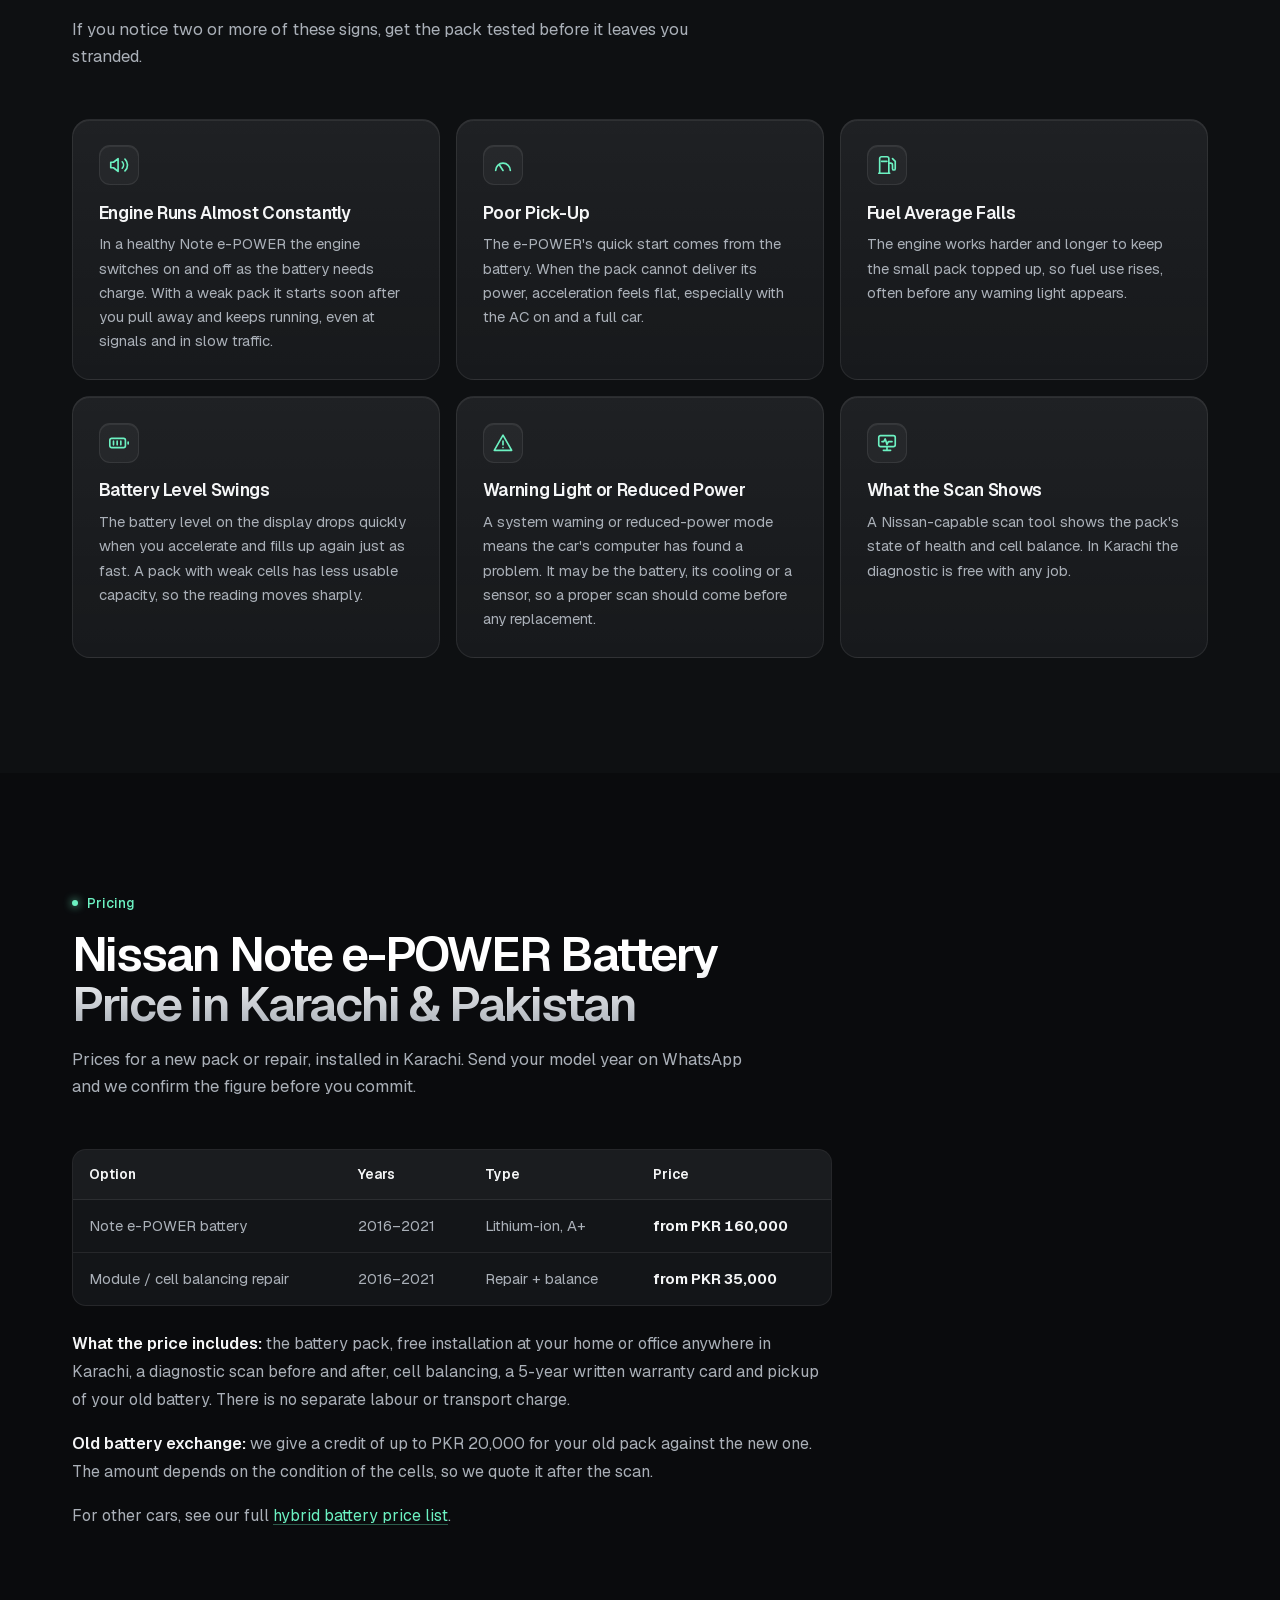
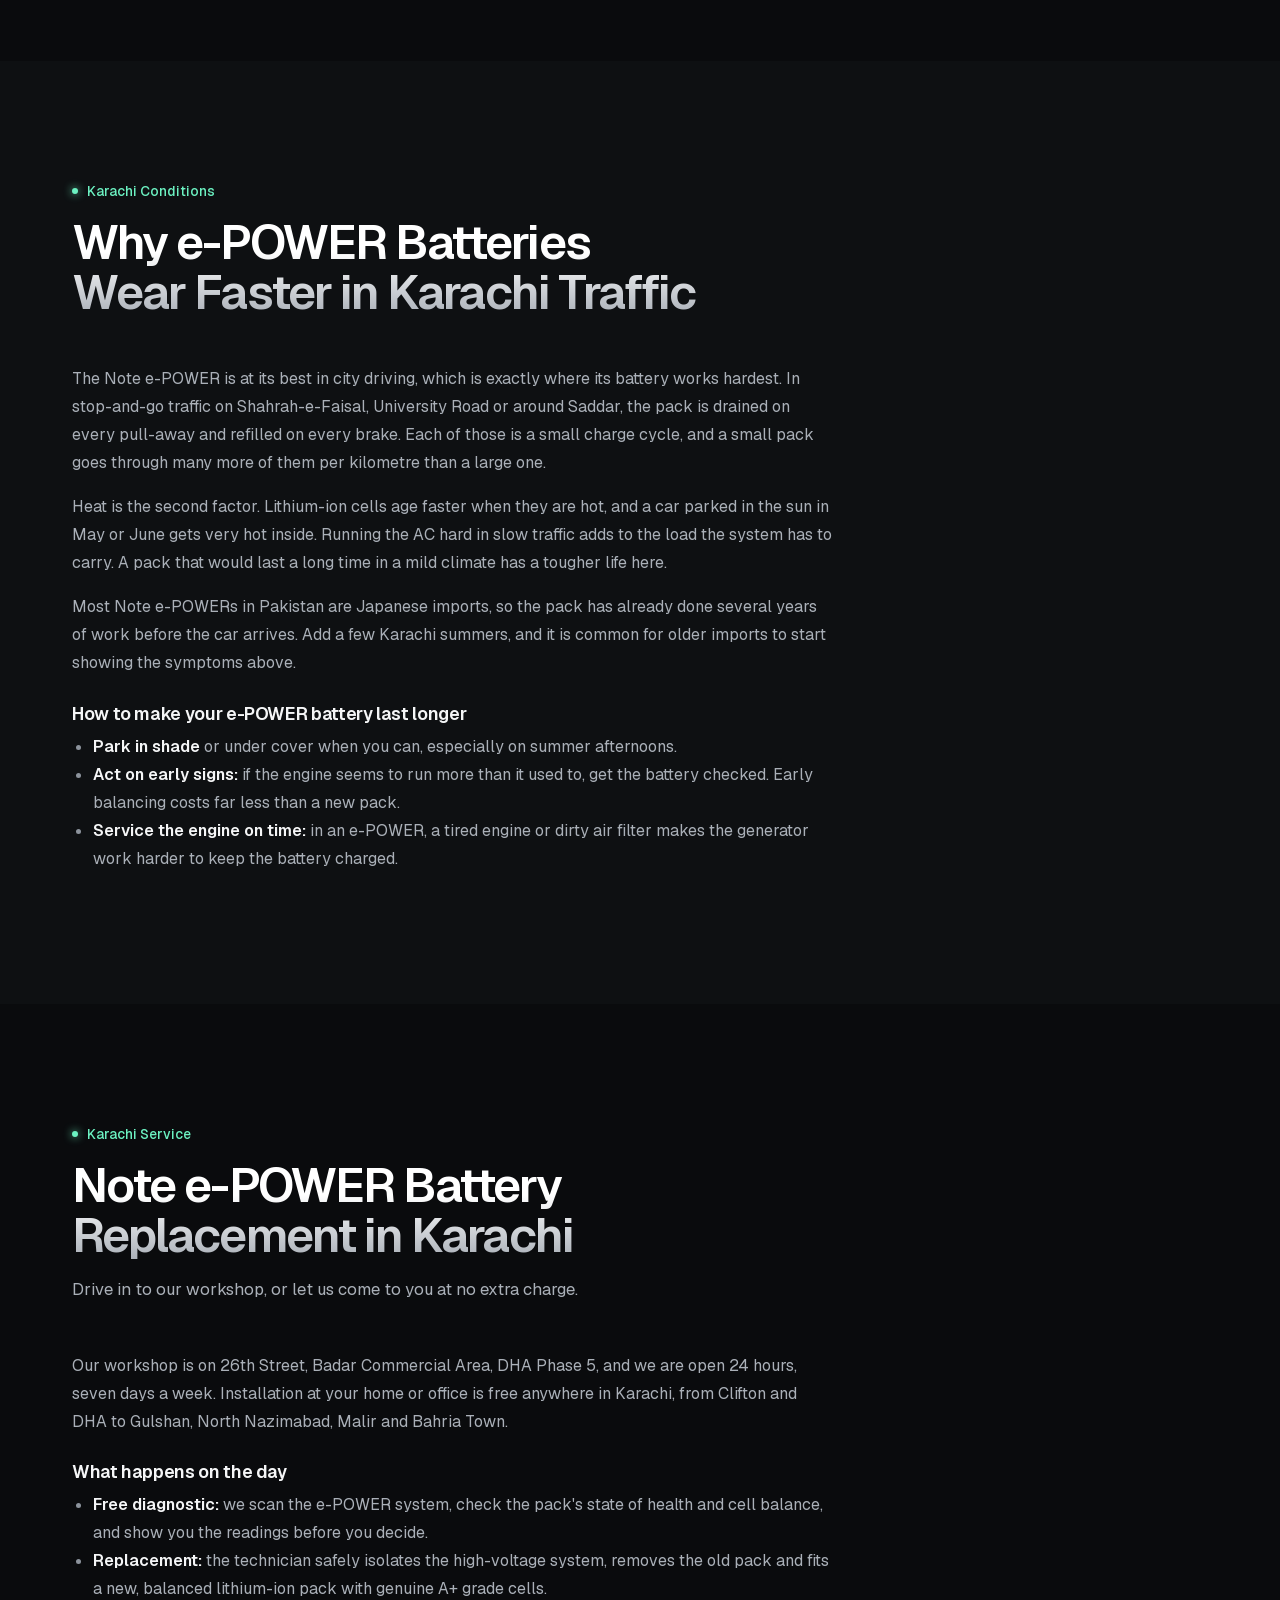
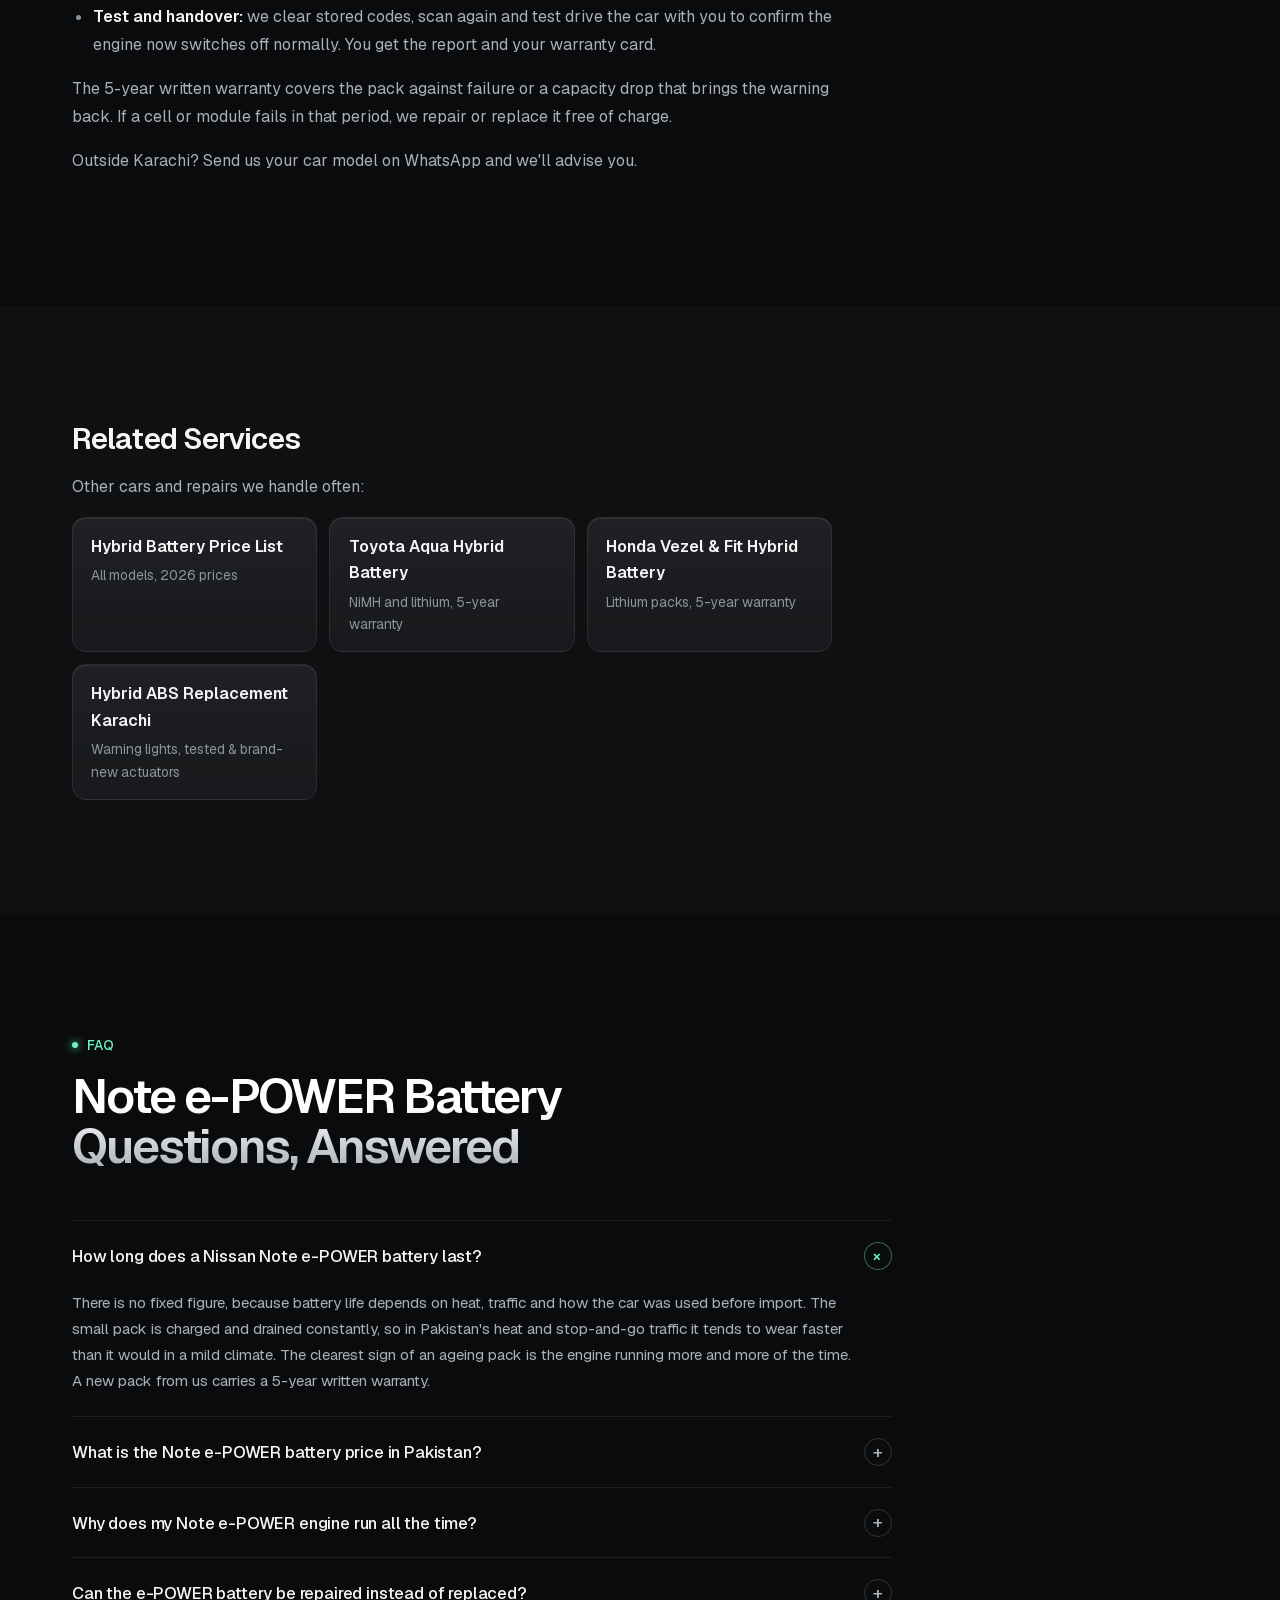
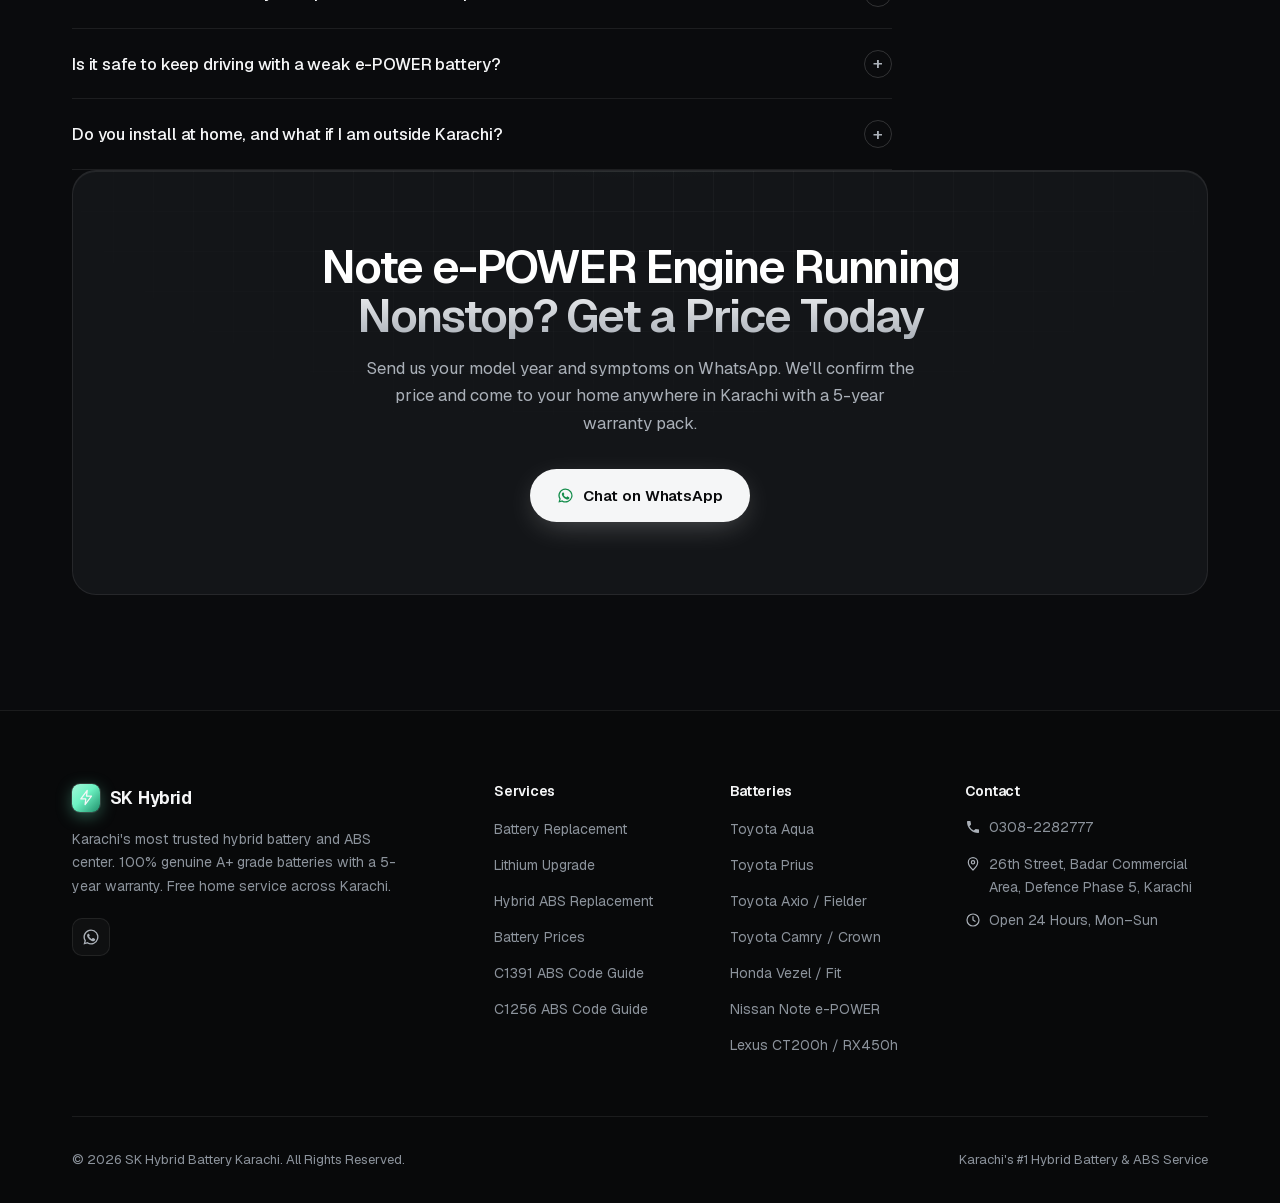
<file: nissan-note-e-power-battery/index.html>
<!DOCTYPE html>
<html lang="en" dir="ltr">
<head>
  <meta charset="UTF-8">
  <meta name="viewport" content="width=device-width, initial-scale=1.0">


  <!-- SEO Meta Tags -->
  <title>Nissan Note e-POWER Battery Price in Karachi &amp; Pakistan (2026) | SK Hybrid Battery</title>
  <meta name="description" content="Nissan Note e-POWER battery price in Karachi &amp; Pakistan from PKR 160,000. Genuine A+ lithium cells, 5-year written warranty, free home installation in Karachi.">
  <meta name="robots" content="index, follow, max-image-preview:large, max-snippet:-1">
  <link rel="canonical" href="https://www.skhybridbatterys.com/nissan-note-e-power-battery/">

  <!-- Open Graph -->
  <meta property="og:locale" content="en_US">
  <meta property="og:type" content="article">
  <meta property="og:title" content="Nissan Note e-POWER Battery Price in Karachi &amp; Pakistan | SK Hybrid Battery">
  <meta property="og:description" content="Note e-POWER lithium battery from PKR 160,000, cell balancing repair from PKR 35,000. 5-year written warranty, free home installation in Karachi.">
  <meta property="og:url" content="https://www.skhybridbatterys.com/nissan-note-e-power-battery/">
  <meta property="og:site_name" content="SK Hybrid Battery Karachi">
  <meta property="og:image" content="https://www.skhybridbatterys.com/images/hero-battery.jpg">
  <meta name="twitter:card" content="summary_large_image">
  <meta name="twitter:title" content="Nissan Note e-POWER Battery Price | SK Hybrid Battery">
  <meta name="twitter:description" content="Note e-POWER battery from PKR 160,000 with 5-year warranty. Free doorstep installation across Karachi.">

  <link rel="icon" href="/favicon.ico" sizes="48x48">
  <link rel="icon" href="/favicon.svg" type="image/svg+xml">
  <link rel="icon" href="/favicon-96.png" type="image/png" sizes="96x96">
  <link rel="apple-touch-icon" href="/apple-touch-icon.png">
  <link rel="manifest" href="/site.webmanifest">
  <link rel="preload" href="/fonts/geist-latin.woff2" as="font" type="font/woff2" crossorigin>
  <link rel="stylesheet" href="/style.css">

  <!-- Google Ads & Conversion Tracking -->
  <script async src="https://www.googletagmanager.com/gtag/js?id=AW-18432583532"></script>
  <script>
    window.dataLayer = window.dataLayer || [];
    function gtag(){dataLayer.push(arguments);}
    gtag('js', new Date());
    gtag('config', 'AW-18432583532');
    function trackAdConversion(type, label) {
      // Google Analytics 4: same clicks as named events (GA4 is loaded through the Ads Google tag)
      if (typeof gtag === 'function' && type !== 'quote-calculator-submit') {
        var gaEvent = /call/.test(type) ? 'click_call' : /direction/.test(type) ? 'click_directions' : type === 'quote_calculator_submit' ? 'quote_request' : 'click_whatsapp';
        gtag('event', gaEvent, { send_to: 'G-RZLM8SD3V3', button_id: type, button_text: String(label || '').slice(0, 100) });
      }
      if (typeof gtag === 'function' && !/direction/.test(type)) { // Directions taps are not leads: GA4 only, not a Google Ads conversion
        gtag('event', 'conversion', { 'send_to': 'AW-18432583532/qbc3CPTk2_UcEOzOq9VE', 'event_category': 'Leads', 'event_label': label || 'SK Hybrid Contact' });
      }
    }
    function gtag_report_conversion(url) {
      var callback = function () { if (typeof(url) != 'undefined') { window.location = url; } };
      if (typeof gtag === 'function') { gtag('event', 'conversion', { 'send_to': 'AW-18432583532/qbc3CPTk2_UcEOzOq9VE', 'event_callback': callback }); }
      return false;
    }
  </script>

  <!-- Schema.org: Product + Breadcrumbs + FAQPage -->
  <script type="application/ld+json">
  {
    "@context": "https://schema.org",
    "@graph": [
      {
        "@type": "Product",
        "@id": "https://www.skhybridbatterys.com/nissan-note-e-power-battery/#product",
        "name": "Nissan Note e-POWER Battery Replacement",
        "url": "https://www.skhybridbatterys.com/nissan-note-e-power-battery/",
        "image": "https://www.skhybridbatterys.com/images/hero-battery.jpg",
        "description": "Replacement lithium-ion battery pack for the Nissan Note e-POWER (2016–2021) with genuine A+ grade cells. Price includes free home installation anywhere in Karachi, diagnostic scan, cell balancing, old battery pickup and a 5-year written warranty.",
        "brand": {
          "@type": "Brand",
          "name": "Nissan-compatible"
        },
        "category": "Hybrid vehicle battery",
        "offers": {
          "@type": "AggregateOffer",
          "priceCurrency": "PKR",
          "lowPrice": "160000",
          "highPrice": "160000",
          "offerCount": "1",
          "availability": "https://schema.org/InStock",
          "url": "https://www.skhybridbatterys.com/nissan-note-e-power-battery/",
          "areaServed": {
            "@type": "City",
            "name": "Karachi"
          },
          "seller": {
            "@type": "AutoRepair",
            "name": "SK Hybrid Battery Karachi",
            "url": "https://www.skhybridbatterys.com/",
            "telephone": "+92-308-2282777",
            "address": {
              "@type": "PostalAddress",
              "streetAddress": "26th Street, Badar Commercial Area, Defence Phase 5",
              "addressLocality": "Karachi",
              "addressRegion": "Sindh",
              "postalCode": "75500",
              "addressCountry": "PK"
            }
          }
        }
      },
      {
        "@type": "BreadcrumbList",
        "itemListElement": [
          {
            "@type": "ListItem",
            "position": 1,
            "name": "Home",
            "item": "https://www.skhybridbatterys.com/"
          },
          {
            "@type": "ListItem",
            "position": 2,
            "name": "Nissan Note e-POWER Battery",
            "item": "https://www.skhybridbatterys.com/nissan-note-e-power-battery/"
          }
        ]
      },
      {
        "@type": "FAQPage",
        "mainEntity": [
          {
            "@type": "Question",
            "name": "How long does a Nissan Note e-POWER battery last?",
            "acceptedAnswer": {
              "@type": "Answer",
              "text": "There is no fixed figure, because battery life depends on heat, traffic and how the car was used before import. The small pack is charged and drained constantly, so in Pakistan's heat and stop-and-go traffic it tends to wear faster than it would in a mild climate. The clearest sign of an ageing pack is the engine running more and more of the time. A new pack from us carries a 5-year written warranty."
            }
          },
          {
            "@type": "Question",
            "name": "What is the Note e-POWER battery price in Pakistan?",
            "acceptedAnswer": {
              "@type": "Answer",
              "text": "A new lithium-ion pack for the Nissan Note e-POWER (2016–2021) starts from PKR 160,000, installed in Karachi with a 5-year written warranty. Module repair and cell balancing start from PKR 35,000 when only part of the pack is weak. An exchange credit of up to PKR 20,000 is available for your old battery, depending on its condition. Send your model year on WhatsApp for a confirmed quote."
            }
          },
          {
            "@type": "Question",
            "name": "Why does my Note e-POWER engine run all the time?",
            "acceptedAnswer": {
              "@type": "Answer",
              "text": "In an e-POWER car the petrol engine only charges the battery, so it runs whenever the battery needs energy. If the pack has lost capacity it empties quickly, and the engine has to keep running to supply the electric motor. Heavy AC use in summer or a fault the computer is protecting against can also keep the engine on. A diagnostic scan tells us which it is."
            }
          },
          {
            "@type": "Question",
            "name": "Can the e-POWER battery be repaired instead of replaced?",
            "acceptedAnswer": {
              "@type": "Answer",
              "text": "Sometimes. If the scan shows only a few weak cells and the rest of the pack is healthy, module repair and cell balancing from PKR 35,000 can bring it back. On an older pack where every cell is worn, that repair is usually short-lived and a new battery is better value. We show you the readings and give you an honest recommendation."
            }
          },
          {
            "@type": "Question",
            "name": "Is it safe to keep driving with a weak e-POWER battery?",
            "acceptedAnswer": {
              "@type": "Answer",
              "text": "For a short time, usually yes, but the car will use more fuel and pull away slowly. Because the electric motor always drives the wheels, a pack that fails completely can put the car into reduced-power mode or stop it from moving. If a warning light is on, get it scanned soon rather than waiting."
            }
          },
          {
            "@type": "Question",
            "name": "Do you install at home, and what if I am outside Karachi?",
            "acceptedAnswer": {
              "@type": "Answer",
              "text": "Yes. Installation at your home or office is free anywhere in Karachi, or you can visit our 24-hour workshop in DHA Phase 5. Outside Karachi? Send us your car model on WhatsApp and we'll advise you."
            }
          }
        ]
      }
    ]
  }
  </script>
</head>

<body>
  <!-- ==================== HEADER ==================== -->
  <header class="site-header" id="site-header">
    <div class="announcement-bar" role="banner">
      <span class="ic ic-bolt" aria-hidden="true"></span> <span class="ab-full">Karachi's #1 Hybrid Car Specialist • </span>5-Year Official Warranty • Free Doorstep Home Installation<span class="ab-full"> Karachi Wide</span> • <a href="tel:+923082282777" data-track="call-header"><span class="ic ic-phone" aria-hidden="true"></span> Call: 0308-2282777</a>
    </div>

    <nav class="navbar" id="navbar" role="navigation" aria-label="Main navigation">
      <div class="container">
        <a href="/" class="logo" id="site-logo" aria-label="SK Hybrid Battery – Home">
          <div class="logo-icon"><span class="ic ic-bolt" aria-hidden="true"></span></div>
          SK<span>Hybrid</span>
        </a>

        <div class="nav-links" id="nav-links" role="menubar">
          <a href="/#services" role="menuitem">Services</a>
          <a href="/abs-repair-karachi/" role="menuitem">Hybrid ABS Replacement</a>
          <a href="/hybrid-battery-price-karachi/" role="menuitem">Prices</a>
          <a href="/#products" role="menuitem">Batteries</a>
          <a href="/#faq" role="menuitem">FAQ</a>
          <a href="/#contact" role="menuitem">Contact</a>
          <a href="https://wa.me/923082282777?text=Hi%20SK%20Hybrid%20Battery%2C%20I%20need%20a%20Nissan%20Note%20e-POWER%20battery" class="nav-cta" role="menuitem" target="_blank" rel="noopener" data-track="whatsapp-nav"><span class="ic ic-whatsapp" aria-hidden="true"></span> Get Quote</a>
        </div>

        <button class="mobile-toggle" id="mobile-toggle" aria-label="Toggle menu" aria-expanded="false">
          <span></span><span></span><span></span>
        </button>
      </div>
    </nav>
  </header>
  <div class="nav-overlay" id="nav-overlay"></div>

  <!-- ==================== PAGE HERO ==================== -->
  <section class="page-hero" id="top">
    <div class="container">
      <nav class="breadcrumb" aria-label="Breadcrumb"><a href="/">Home</a> › Nissan Note e-POWER Battery</nav>
      <h1>Nissan Note e-POWER Battery Price in Karachi &amp; Pakistan</h1>
      <p class="lead">The Nissan Note e-POWER drives differently from a Toyota hybrid, and its battery fails differently too. When the small lithium-ion pack weakens, the petrol engine starts running almost all the time and the car loses its quick, electric pick-up. A replacement pack starts from PKR 160,000 with a 5-year written warranty, and in Karachi we install it free at your home.</p>
      <div class="hero-actions">
        <a href="https://wa.me/923082282777?text=Hi%20SK%20Hybrid%20Battery%2C%20I%20need%20a%20Nissan%20Note%20e-POWER%20battery%20price.%20My%20model%20year%20is%20" class="btn btn-primary" target="_blank" rel="noopener" data-track="note-hero-whatsapp"><span class="ic ic-whatsapp" aria-hidden="true"></span> WhatsApp for Note e-POWER Price</a>
        <a href="tel:+923082282777" class="btn btn-secondary" data-track="note-hero-call"><span class="ic ic-phone" aria-hidden="true"></span> Call 0308-2282777</a>
      </div>
    </div>
  </section>

  <!-- ==================== HOW E-POWER WORKS ==================== -->
  <section class="section" id="how-e-power-works">
    <div class="container">
      <div class="section-header reveal">
        <div class="section-label">How It Works</div>
        <h2>How Nissan e-POWER Works, in Plain English</h2>
      </div>

      <div class="prose reveal">
        <p>Most hybrids in Pakistan, such as the Toyota Aqua, can drive the wheels with the engine, the motor or both. Nissan's e-POWER is different. It is a series hybrid: the electric motor always drives the wheels, and the 1.2-litre petrol engine never drives them at all. The engine's only job is to run a generator that charges the battery and feeds the motor.</p>
        <p>Between the engine and the motor sits a small lithium-ion battery of roughly 1.5 kWh. It stores energy from the generator and from braking, then releases it in quick bursts when you pull away. That burst is why a healthy Note e-POWER feels so lively from a standstill.</p>
        <p>Because the pack is small, it is charged and drained constantly. When its cells lose capacity or drift out of balance, the engine starts more often and runs longer. Nissan uses related e-POWER systems in some of its other models, such as the Serena e-POWER, and the same basic principles apply.</p>
      </div>
    </div>
  </section>

  <!-- ==================== SYMPTOMS ==================== -->
  <section class="section" id="symptoms" style="background: var(--bg-secondary);">
    <div class="container">
      <div class="section-header reveal">
        <div class="section-label">Symptoms</div>
        <h2>Signs Your Note e-POWER Battery Is Weak</h2>
        <p>If you notice two or more of these signs, get the pack tested before it leaves you stranded.</p>
      </div>

      <div class="services-grid">
        <div class="service-card reveal">
          <div class="service-icon"><span class="ic ic-sound" aria-hidden="true"></span></div>
          <h3>Engine Runs Almost Constantly</h3>
          <p>In a healthy Note e-POWER the engine switches on and off as the battery needs charge. With a weak pack it starts soon after you pull away and keeps running, even at signals and in slow traffic.</p>
        </div>
        <div class="service-card reveal">
          <div class="service-icon"><span class="ic ic-gauge" aria-hidden="true"></span></div>
          <h3>Poor Pick-Up</h3>
          <p>The e-POWER's quick start comes from the battery. When the pack cannot deliver its power, acceleration feels flat, especially with the AC on and a full car.</p>
        </div>
        <div class="service-card reveal">
          <div class="service-icon"><span class="ic ic-fuel" aria-hidden="true"></span></div>
          <h3>Fuel Average Falls</h3>
          <p>The engine works harder and longer to keep the small pack topped up, so fuel use rises, often before any warning light appears.</p>
        </div>
        <div class="service-card reveal">
          <div class="service-icon"><span class="ic ic-battery" aria-hidden="true"></span></div>
          <h3>Battery Level Swings</h3>
          <p>The battery level on the display drops quickly when you accelerate and fills up again just as fast. A pack with weak cells has less usable capacity, so the reading moves sharply.</p>
        </div>
        <div class="service-card reveal">
          <div class="service-icon"><span class="ic ic-alert" aria-hidden="true"></span></div>
          <h3>Warning Light or Reduced Power</h3>
          <p>A system warning or reduced-power mode means the car's computer has found a problem. It may be the battery, its cooling or a sensor, so a proper scan should come before any replacement.</p>
        </div>
        <div class="service-card reveal">
          <div class="service-icon"><span class="ic ic-scan" aria-hidden="true"></span></div>
          <h3>What the Scan Shows</h3>
          <p>A Nissan-capable scan tool shows the pack's state of health and cell balance. In Karachi the diagnostic is free with any job.</p>
        </div>
      </div>
    </div>
  </section>

  <!-- ==================== PRICES ==================== -->
  <section class="section" id="note-prices">
    <div class="container">
      <div class="section-header reveal">
        <div class="section-label">Pricing</div>
        <h2>Nissan Note e-POWER Battery Price in Karachi &amp; Pakistan</h2>
        <p>Prices for a new pack or repair, installed in Karachi. Send your model year on WhatsApp and we confirm the figure before you commit.</p>
      </div>

      <div class="prose reveal">
        <div class="table-wrap">
          <!-- PRICE: owner-set 2026-09-27 -->
          <table class="price-table fit">
            <thead>
              <tr><th>Option</th><th>Years</th><th>Type</th><th>Price</th></tr>
            </thead>
            <tbody>
              <tr><td data-label="Option">Note e-POWER battery</td><td data-label="Years">2016–2021</td><td data-label="Type">Lithium-ion, A+</td><td class="price wide" data-label="Price">from PKR 160,000</td></tr>
              <tr><td data-label="Option">Module / cell balancing repair</td><td data-label="Years">2016–2021</td><td data-label="Type">Repair + balance</td><td class="price wide" data-label="Price">from PKR 35,000</td></tr>
            </tbody>
          </table>
        </div>
        <p><strong>What the price includes:</strong> the battery pack, free installation at your home or office anywhere in Karachi, a diagnostic scan before and after, cell balancing, a 5-year written warranty card and pickup of your old battery. There is no separate labour or transport charge.</p>
        <p><strong>Old battery exchange:</strong> we give a credit of up to PKR 20,000 for your old pack against the new one. The amount depends on the condition of the cells, so we quote it after the scan.</p>
        <p>For other cars, see our full <a href="/hybrid-battery-price-karachi/">hybrid battery price list</a>.</p>
      </div>
    </div>
  </section>

  <!-- ==================== KARACHI TRAFFIC ==================== -->
  <section class="section" id="why-wear-faster" style="background: var(--bg-secondary);">
    <div class="container">
      <div class="section-header reveal">
        <div class="section-label">Karachi Conditions</div>
        <h2>Why e-POWER Batteries Wear Faster in Karachi Traffic</h2>
      </div>

      <div class="prose reveal">
        <p>The Note e-POWER is at its best in city driving, which is exactly where its battery works hardest. In stop-and-go traffic on Shahrah-e-Faisal, University Road or around Saddar, the pack is drained on every pull-away and refilled on every brake. Each of those is a small charge cycle, and a small pack goes through many more of them per kilometre than a large one.</p>
        <p>Heat is the second factor. Lithium-ion cells age faster when they are hot, and a car parked in the sun in May or June gets very hot inside. Running the AC hard in slow traffic adds to the load the system has to carry. A pack that would last a long time in a mild climate has a tougher life here.</p>
        <p>Most Note e-POWERs in Pakistan are Japanese imports, so the pack has already done several years of work before the car arrives. Add a few Karachi summers, and it is common for older imports to start showing the symptoms above.</p>
        <h3>How to make your e-POWER battery last longer</h3>
        <ul>
          <li><strong>Park in shade</strong> or under cover when you can, especially on summer afternoons.</li>
          <li><strong>Act on early signs:</strong> if the engine seems to run more than it used to, get the battery checked. Early balancing costs far less than a new pack.</li>
          <li><strong>Service the engine on time:</strong> in an e-POWER, a tired engine or dirty air filter makes the generator work harder to keep the battery charged.</li>
        </ul>
      </div>
    </div>
  </section>

  <!-- ==================== REPLACEMENT IN KARACHI ==================== -->
  <section class="section" id="replacement-karachi">
    <div class="container">
      <div class="section-header reveal">
        <div class="section-label">Karachi Service</div>
        <h2>Note e-POWER Battery Replacement in Karachi</h2>
        <p>Drive in to our workshop, or let us come to you at no extra charge.</p>
      </div>

      <div class="prose reveal">
        <p>Our workshop is on 26th Street, Badar Commercial Area, DHA Phase 5, and we are open 24 hours, seven days a week. Installation at your home or office is free anywhere in Karachi, from Clifton and DHA to Gulshan, North Nazimabad, Malir and Bahria Town.</p>
        <h3>What happens on the day</h3>
        <ul>
          <li><strong>Free diagnostic:</strong> we scan the e-POWER system, check the pack's state of health and cell balance, and show you the readings before you decide.</li>
          <li><strong>Replacement:</strong> the technician safely isolates the high-voltage system, removes the old pack and fits a new, balanced lithium-ion pack with genuine A+ grade cells.</li>
          <li><strong>Test and handover:</strong> we clear stored codes, scan again and test drive the car with you to confirm the engine now switches off normally. You get the report and your warranty card.</li>
        </ul>
        <p>The 5-year written warranty covers the pack against failure or a capacity drop that brings the warning back. If a cell or module fails in that period, we repair or replace it free of charge.</p>
        <p>Outside Karachi? Send us your car model on WhatsApp and we'll advise you.</p>
      </div>
    </div>
  </section>

  <!-- ==================== RELATED ==================== -->
  <section class="section" id="related" style="background: var(--bg-secondary);">
    <div class="container">
      <div class="prose reveal">
        <h2>Related Services</h2>
        <p>Other cars and repairs we handle often:</p>
        <div class="related-links">
          <a href="/hybrid-battery-price-karachi/">Hybrid Battery Price List <span>All models, 2026 prices</span></a>
          <a href="/toyota-aqua-hybrid-battery-karachi/">Toyota Aqua Hybrid Battery <span>NiMH and lithium, 5-year warranty</span></a>
          <a href="/honda-vezel-fit-hybrid-battery/">Honda Vezel &amp; Fit Hybrid Battery <span>Lithium packs, 5-year warranty</span></a>
          <a href="/abs-repair-karachi/">Hybrid ABS Replacement Karachi <span>Warning lights, tested &amp; brand-new actuators</span></a>
        </div>
      </div>
    </div>
  </section>

  <!-- ==================== FAQ ==================== -->
  <section class="section" id="faq">
    <div class="container">
      <div class="section-header reveal">
        <div class="section-label">FAQ</div>
        <h2>Note e-POWER Battery Questions, Answered</h2>
      </div>

      <div class="faq-grid reveal">
        <div class="faq-item active">
          <button class="faq-question" aria-expanded="true"><span>How long does a Nissan Note e-POWER battery last?</span><span class="faq-icon">+</span></button>
          <div class="faq-answer"><p>There is no fixed figure, because battery life depends on heat, traffic and how the car was used before import. The small pack is charged and drained constantly, so in Pakistan's heat and stop-and-go traffic it tends to wear faster than it would in a mild climate. The clearest sign of an ageing pack is the engine running more and more of the time. A new pack from us carries a 5-year written warranty.</p></div>
        </div>
        <div class="faq-item">
          <button class="faq-question" aria-expanded="false"><span>What is the Note e-POWER battery price in Pakistan?</span><span class="faq-icon">+</span></button>
          <div class="faq-answer"><p>A new lithium-ion pack for the Nissan Note e-POWER (2016–2021) starts from PKR 160,000, installed in Karachi with a 5-year written warranty. Module repair and cell balancing start from PKR 35,000 when only part of the pack is weak. An exchange credit of up to PKR 20,000 is available for your old battery, depending on its condition. Send your model year on WhatsApp for a confirmed quote.</p></div>
        </div>
        <div class="faq-item">
          <button class="faq-question" aria-expanded="false"><span>Why does my Note e-POWER engine run all the time?</span><span class="faq-icon">+</span></button>
          <div class="faq-answer"><p>In an e-POWER car the petrol engine only charges the battery, so it runs whenever the battery needs energy. If the pack has lost capacity it empties quickly, and the engine has to keep running to supply the electric motor. Heavy AC use in summer or a fault the computer is protecting against can also keep the engine on. A diagnostic scan tells us which it is.</p></div>
        </div>
        <div class="faq-item">
          <button class="faq-question" aria-expanded="false"><span>Can the e-POWER battery be repaired instead of replaced?</span><span class="faq-icon">+</span></button>
          <div class="faq-answer"><p>Sometimes. If the scan shows only a few weak cells and the rest of the pack is healthy, module repair and cell balancing from PKR 35,000 can bring it back. On an older pack where every cell is worn, that repair is usually short-lived and a new battery is better value. We show you the readings and give you an honest recommendation.</p></div>
        </div>
        <div class="faq-item">
          <button class="faq-question" aria-expanded="false"><span>Is it safe to keep driving with a weak e-POWER battery?</span><span class="faq-icon">+</span></button>
          <div class="faq-answer"><p>For a short time, usually yes, but the car will use more fuel and pull away slowly. Because the electric motor always drives the wheels, a pack that fails completely can put the car into reduced-power mode or stop it from moving. If a warning light is on, get it scanned soon rather than waiting.</p></div>
        </div>
        <div class="faq-item">
          <button class="faq-question" aria-expanded="false"><span>Do you install at home, and what if I am outside Karachi?</span><span class="faq-icon">+</span></button>
          <div class="faq-answer"><p>Yes. Installation at your home or office is free anywhere in Karachi, or you can visit our 24-hour workshop in DHA Phase 5. Outside Karachi? Send us your car model on WhatsApp and we'll advise you.</p></div>
        </div>
      </div>

      <!-- CTA Banner -->
      <div class="cta-banner reveal" id="cta-section">
        <h2>Note e-POWER Engine Running Nonstop? Get a Price Today</h2>
        <p>Send us your model year and symptoms on WhatsApp. We'll confirm the price and come to your home anywhere in Karachi with a 5-year warranty pack.</p>
        <a href="https://wa.me/923082282777?text=Hi%20SK%20Hybrid%20Battery%2C%20please%20quote%20a%20Nissan%20Note%20e-POWER%20battery%20with%20home%20installation%20in%20Karachi." class="btn" target="_blank" rel="noopener" data-track="note-cta-whatsapp"><span class="ic ic-whatsapp" aria-hidden="true"></span> Chat on WhatsApp</a>
      </div>
    </div>
  </section>

  <!-- ==================== FOOTER ==================== -->
  <footer class="footer" id="footer" role="contentinfo">
    <div class="container">
      <div class="footer-grid">
        <div class="footer-about">
          <a href="/" class="logo" aria-label="SK Hybrid Battery – Home"><div class="logo-icon"><span class="ic ic-bolt" aria-hidden="true"></span></div>SK<span>Hybrid</span></a>
          <p>Karachi's most trusted hybrid battery and ABS center. 100% genuine A+ grade batteries with a 5-year warranty. Free home service across Karachi.</p>
          <div class="footer-social">
            <a href="https://wa.me/923082282777" aria-label="WhatsApp" target="_blank" rel="noopener" data-track="footer-whatsapp"><span class="ic ic-whatsapp" aria-hidden="true"></span></a>
          </div>
        </div>
        <div class="footer-column">
          <h4>Services</h4>
          <ul>
            <li><a href="/#services">Battery Replacement</a></li>
            <li><a href="/#services">Lithium Upgrade</a></li>
            <li><a href="/abs-repair-karachi/">Hybrid ABS Replacement</a></li>
            <li><a href="/hybrid-battery-price-karachi/">Battery Prices</a></li>
            <li><a href="/c1391-code-toyota-prius-aqua/">C1391 ABS Code Guide</a></li>
            <li><a href="/c1256-code-toyota-prius-aqua/">C1256 ABS Code Guide</a></li>
          </ul>
        </div>
        <div class="footer-column">
          <h4>Batteries</h4>
          <ul>
            <li><a href="/toyota-aqua-hybrid-battery-karachi/">Toyota Aqua</a></li>
            <li><a href="/toyota-prius-hybrid-battery-karachi/">Toyota Prius</a></li>
            <li><a href="/toyota-axio-fielder-hybrid-battery/">Toyota Axio / Fielder</a></li>
            <li><a href="/toyota-camry-crown-hybrid-battery/">Toyota Camry / Crown</a></li>
            <li><a href="/honda-vezel-fit-hybrid-battery/">Honda Vezel / Fit</a></li>
            <li><a href="/nissan-note-e-power-battery/">Nissan Note e-POWER</a></li>
            <li><a href="/lexus-hybrid-battery/">Lexus CT200h / RX450h</a></li>
          </ul>
        </div>
        <div class="footer-column">
          <h4>Contact</h4>
          <ul>
            <li><a href="tel:+923082282777" data-track="footer-call"><span class="ic ic-phone" aria-hidden="true"></span> 0308-2282777</a></li>
            <li><a href="https://www.google.com/maps/dir/?api=1&destination=24.799278,67.047952" target="_blank" rel="noopener"><span class="ic ic-pin" aria-hidden="true"></span> 26th Street, Badar Commercial Area, Defence Phase 5, Karachi</a></li>
            <li><a href="/#contact"><span class="ic ic-clock" aria-hidden="true"></span> Open 24 Hours, Mon–Sun</a></li>
          </ul>
        </div>
      </div>
      <div class="footer-bottom">
        <p>© 2026 SK Hybrid Battery Karachi. All Rights Reserved.</p>
        <p>Karachi's #1 Hybrid Battery &amp; ABS Service</p>
      </div>
    </div>
  </footer>

  <a href="https://wa.me/923082282777?text=Hi%2C%20I%20need%20a%20Nissan%20Note%20e-POWER%20battery" class="whatsapp-float" id="whatsapp-float" target="_blank" rel="noopener" aria-label="Chat on WhatsApp" data-track="whatsapp-float"><span class="ic ic-whatsapp" aria-hidden="true"></span></a>
  <button class="scroll-top" id="scroll-top" aria-label="Scroll to top">↑</button>

  <div class="mobile-action-bar" role="navigation" aria-label="Mobile Quick Actions">
    <div class="mobile-action-bar-inner">
      <a href="tel:+923082282777" class="mobile-action-btn btn-call" data-track="mobile-bar-call"><span class="btn-icon"><span class="ic ic-phone" aria-hidden="true"></span></span><span>Call Now</span></a>
      <a href="https://wa.me/923082282777?text=Hi%20SK%20Hybrid%20Battery%2C%20I%20need%20a%20Nissan%20Note%20e-POWER%20battery%20price" target="_blank" rel="noopener" class="mobile-action-btn btn-whatsapp" data-track="mobile-bar-whatsapp"><span class="btn-icon"><span class="ic ic-whatsapp" aria-hidden="true"></span></span><span>WhatsApp Quote</span></a>
      <a href="https://www.google.com/maps/dir/?api=1&destination=24.799278,67.047952" target="_blank" rel="noopener" class="mobile-action-btn btn-directions" data-track="mobile-bar-directions"><span class="btn-icon"><span class="ic ic-pin" aria-hidden="true"></span></span><span>Directions</span></a>
    </div>
  </div>

  <script>
    const siteHeader = document.getElementById('site-header');
    const navbar = document.getElementById('navbar');
    const scrollTopBtn = document.getElementById('scroll-top');
    window.addEventListener('scroll', () => {
      const y = window.scrollY;
      siteHeader.classList.toggle('scrolled', y > 60);
      navbar.classList.toggle('scrolled', y > 60);
      scrollTopBtn.classList.toggle('visible', y > 500);
    });
    const toggle = document.getElementById('mobile-toggle');
    const navLinks = document.getElementById('nav-links');
    const overlay = document.getElementById('nav-overlay');
    function closeMenu() { navLinks.classList.remove('open'); overlay.classList.remove('open'); toggle.classList.remove('active'); toggle.setAttribute('aria-expanded', 'false'); }
    toggle.addEventListener('click', () => { const isOpen = navLinks.classList.toggle('open'); overlay.classList.toggle('open'); toggle.classList.toggle('active'); toggle.setAttribute('aria-expanded', isOpen); });
    overlay.addEventListener('click', closeMenu);
    navLinks.querySelectorAll('a').forEach(link => link.addEventListener('click', closeMenu));
    scrollTopBtn.addEventListener('click', () => window.scrollTo({ top: 0, behavior: 'smooth' }));
    const revealObserver = new IntersectionObserver((entries) => {
      entries.forEach(entry => { if (entry.isIntersecting) { entry.target.classList.add('visible'); revealObserver.unobserve(entry.target); } });
    }, { threshold: 0.1, rootMargin: '0px 0px -50px 0px' });
    document.querySelectorAll('.reveal').forEach(el => revealObserver.observe(el));
    document.querySelectorAll('.faq-question').forEach(button => {
      button.addEventListener('click', () => {
        const item = button.parentElement; const isActive = item.classList.contains('active');
        document.querySelectorAll('.faq-item').forEach(other => { other.classList.remove('active'); other.querySelector('.faq-question').setAttribute('aria-expanded', 'false'); });
        if (!isActive) { item.classList.add('active'); button.setAttribute('aria-expanded', 'true'); }
      });
    });
    document.querySelectorAll('[data-track]').forEach(el => {
      el.addEventListener('click', () => { if (typeof trackAdConversion === 'function') trackAdConversion(el.getAttribute('data-track'), el.innerText.trim() || 'CTA'); });
    });
  </script>
  <script src="/js/hide-prices.js"></script>
</body>
</html>
</file>
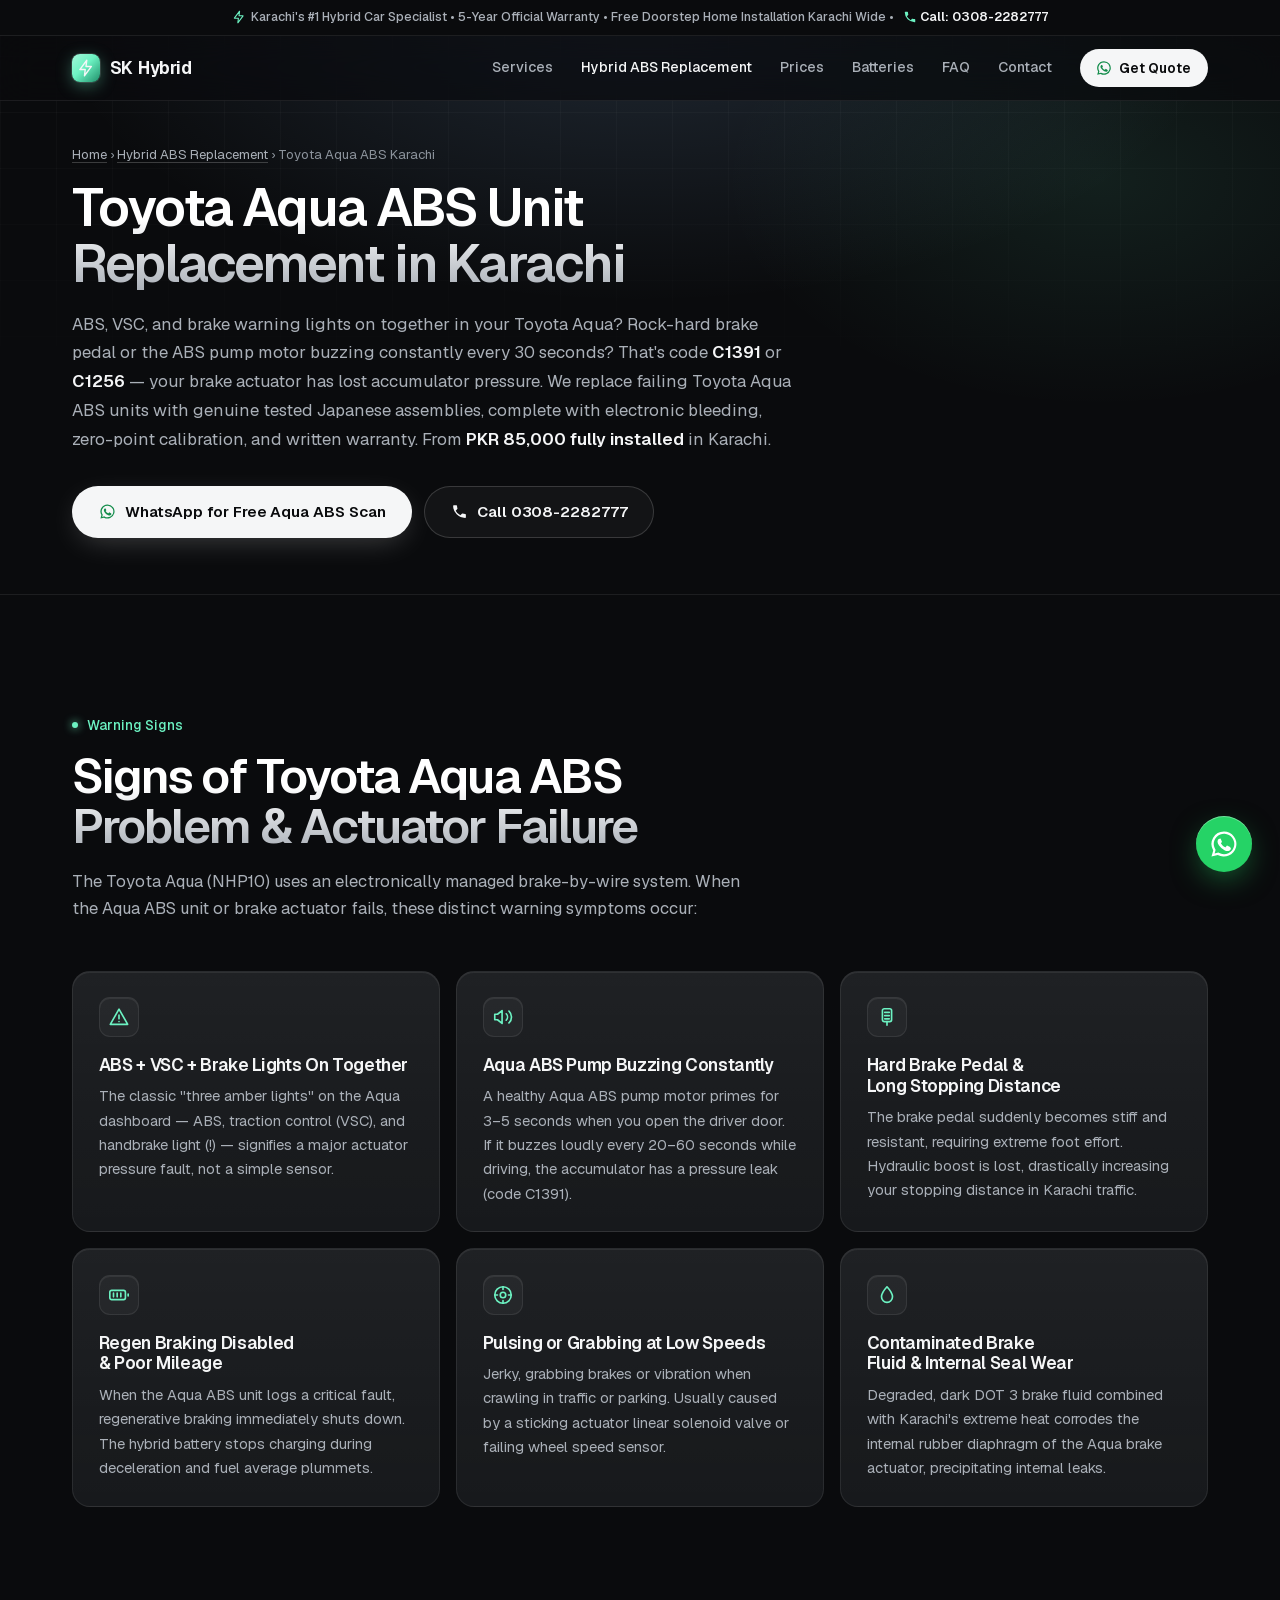
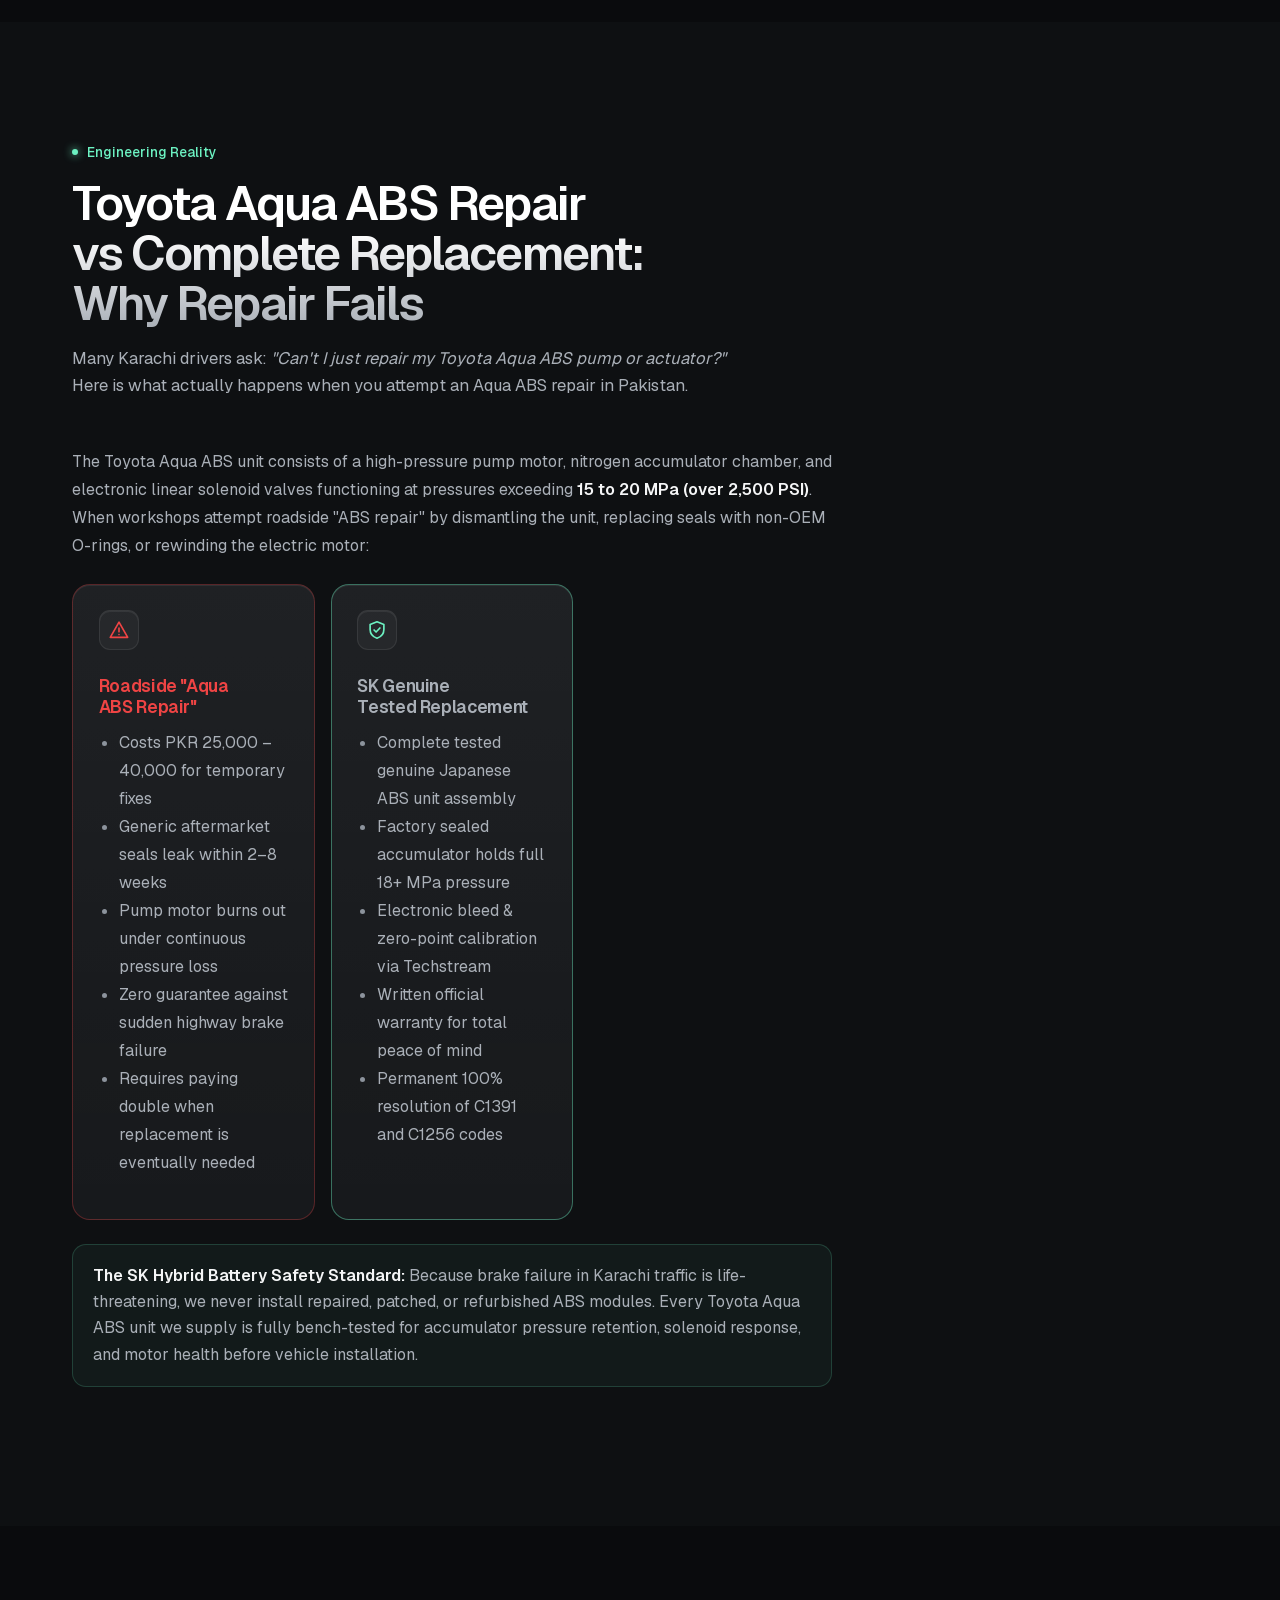
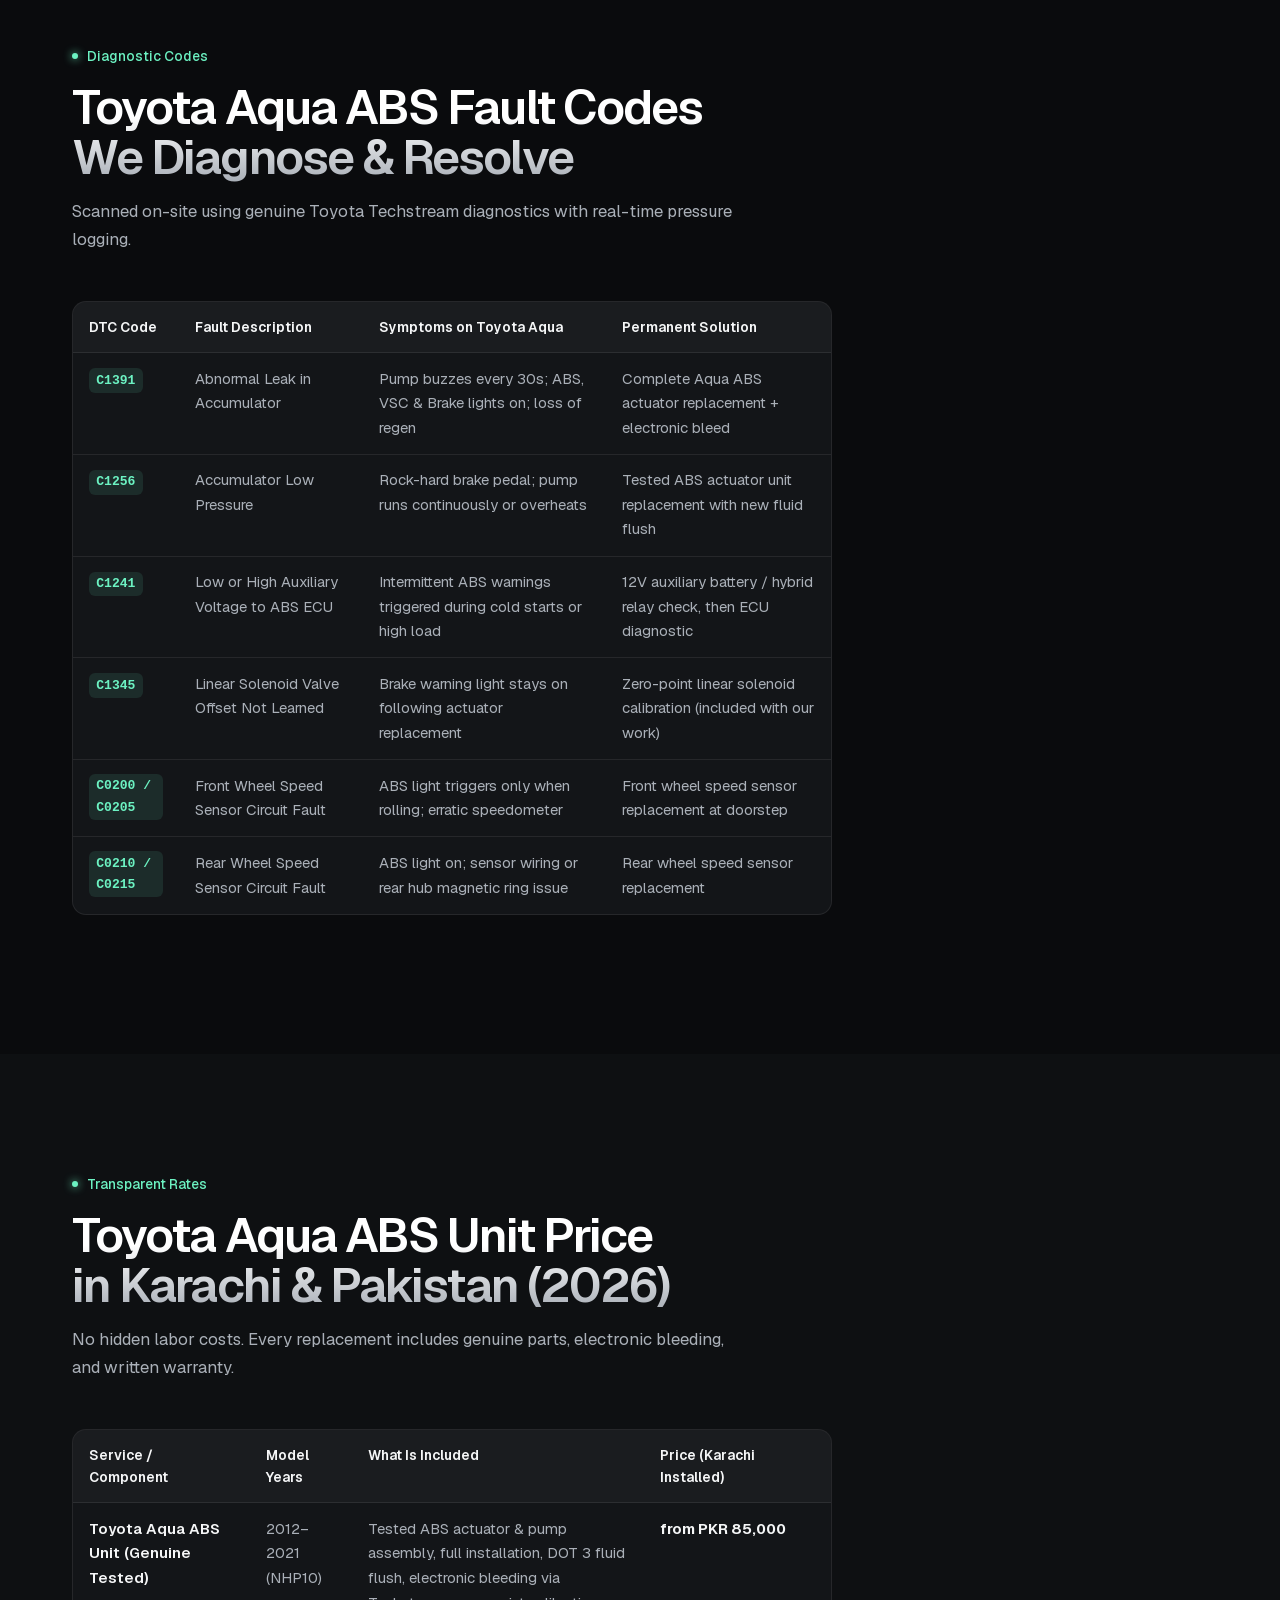
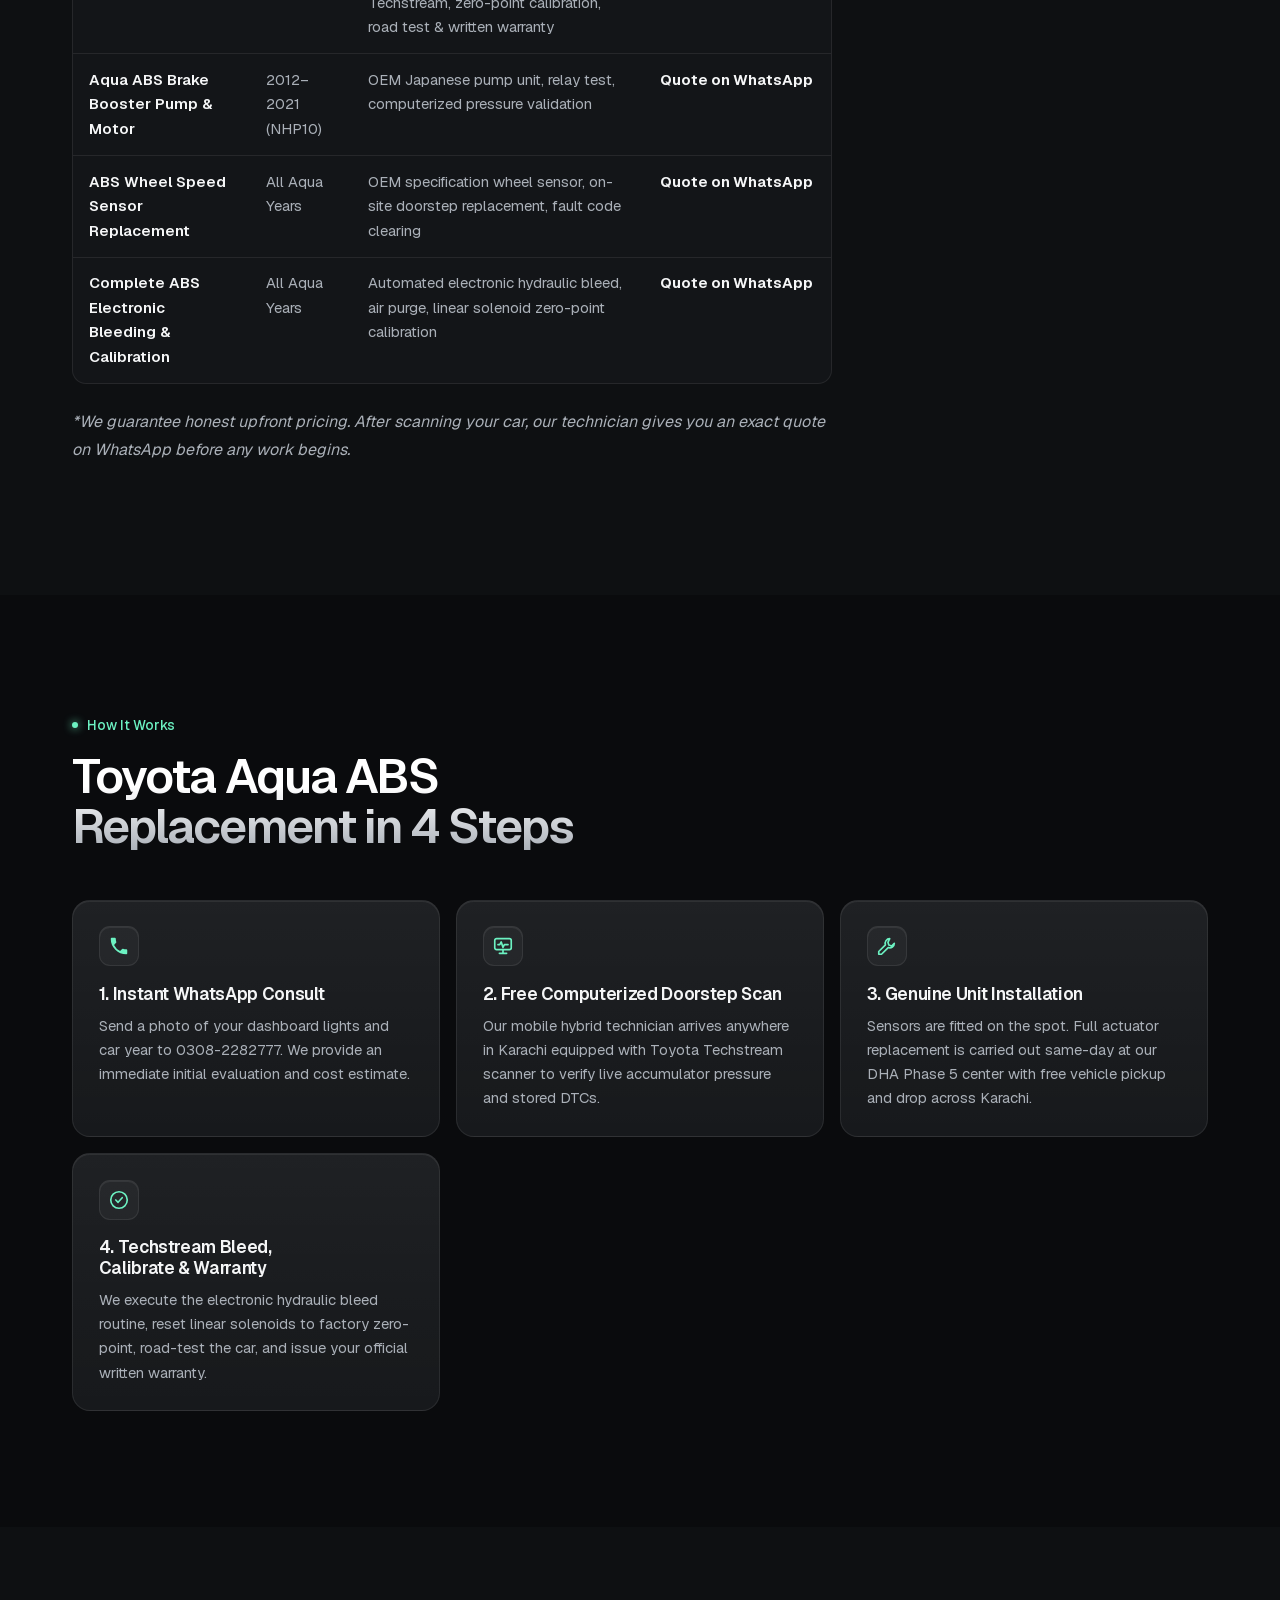
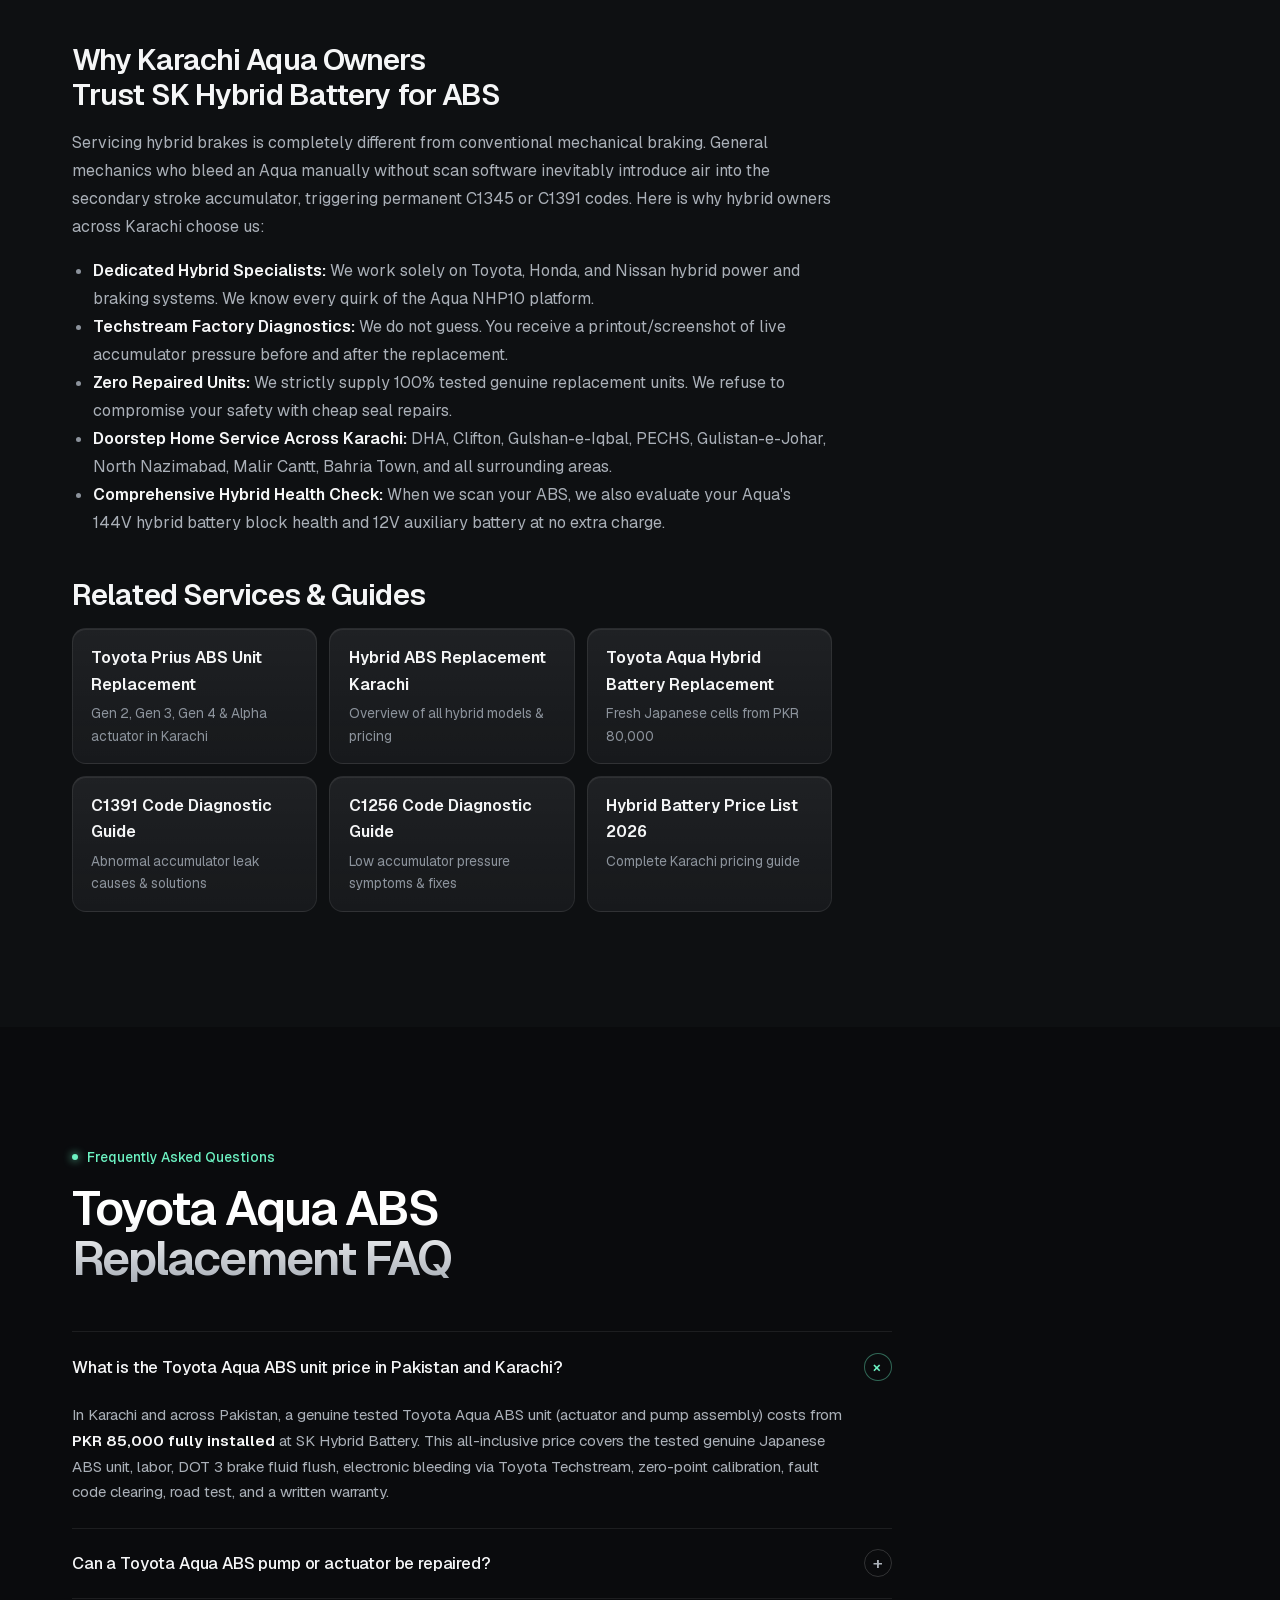
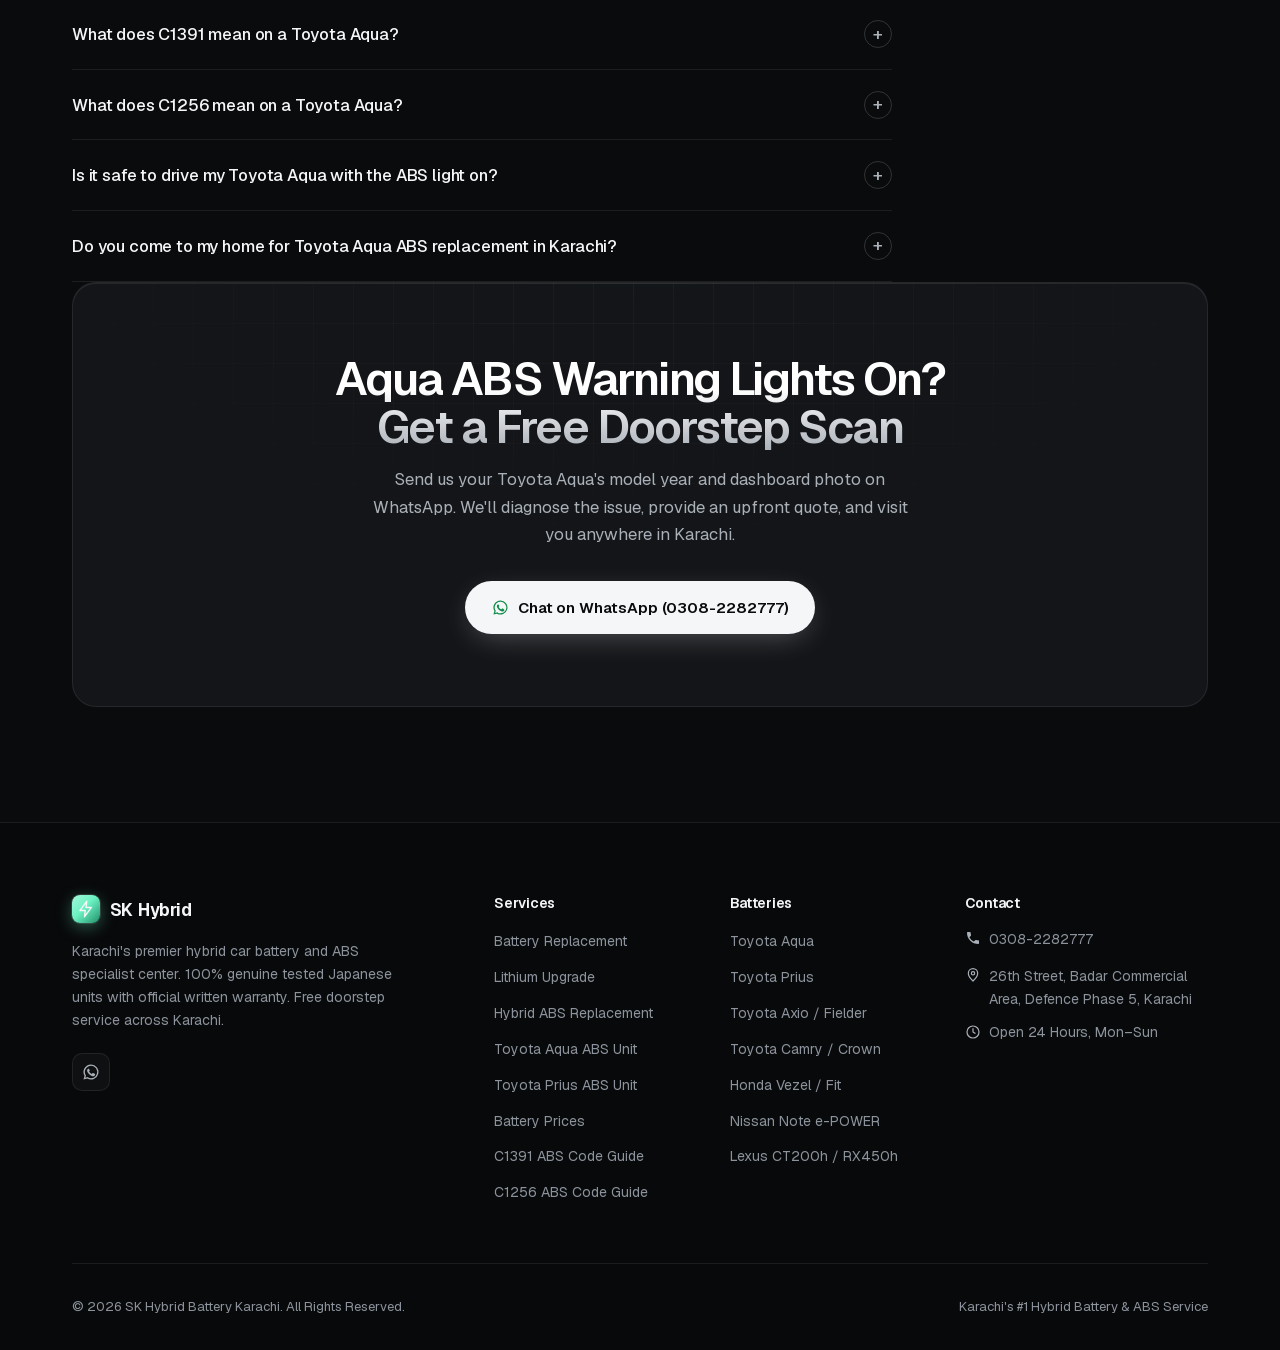
<file: toyota-aqua-abs-karachi/index.html>
<!DOCTYPE html>
<html lang="en" dir="ltr">
<head>
  <meta charset="UTF-8">
  <meta name="viewport" content="width=device-width, initial-scale=1.0">

  <!-- SEO Meta Tags -->
  <title>Toyota Aqua ABS Unit Replacement Karachi | Price &amp; C1391 Fix | SK Hybrid Battery</title>
  <meta name="description" content="Toyota Aqua ABS unit replacement in Karachi from PKR 85,000. Genuine tested Aqua ABS actuator &amp; pump price in Pakistan. C1391 &amp; C1256 codes fixed with written warranty. Free doorstep scan: 0308-2282777.">
  <meta name="keywords" content="toyota aqua abs unit, toyota aqua abs replacement, toyota aqua abs price in pakistan, toyota aqua abs unit price, toyota aqua brake actuator, aqua abs repair, aqua abs pump replacement, aqua abs price karachi, c1391 toyota aqua, c1256 code toyota aqua">
  <meta name="robots" content="index, follow, max-image-preview:large, max-snippet:-1">
  <link rel="canonical" href="https://www.skhybridbatterys.com/toyota-aqua-abs-karachi/">

  <!-- Open Graph -->
  <meta property="og:locale" content="en_US">
  <meta property="og:type" content="article">
  <meta property="og:title" content="Toyota Aqua ABS Unit Replacement Karachi | SK Hybrid Battery">
  <meta property="og:description" content="Toyota Aqua ABS warning light on? C1391 or C1256 code? Genuine tested Aqua ABS actuator &amp; unit replacement from PKR 85,000 in Karachi. Free doorstep scan &amp; written warranty.">
  <meta property="og:url" content="https://www.skhybridbatterys.com/toyota-aqua-abs-karachi/">
  <meta property="og:site_name" content="SK Hybrid Battery Karachi">
  <meta property="og:image" content="https://www.skhybridbatterys.com/images/hero-battery.jpg">
  <meta name="twitter:card" content="summary_large_image">
  <meta name="twitter:title" content="Toyota Aqua ABS Unit Replacement Karachi | SK Hybrid Battery">
  <meta name="twitter:description" content="C1391 &amp; C1256 on Toyota Aqua fixed with genuine tested ABS actuator unit. From PKR 85,000 installed. Free home scan in Karachi.">

  <link rel="icon" href="/favicon.ico" sizes="48x48">
  <link rel="icon" href="/favicon.svg" type="image/svg+xml">
  <link rel="icon" href="/favicon-96.png" type="image/png" sizes="96x96">
  <link rel="apple-touch-icon" href="/apple-touch-icon.png">
  <link rel="manifest" href="/site.webmanifest">
  <link rel="preload" href="/fonts/geist-latin.woff2" as="font" type="font/woff2" crossorigin>
  <link rel="stylesheet" href="/style.css">

  <!-- Google Ads & Conversion Tracking -->
  <script async src="https://www.googletagmanager.com/gtag/js?id=AW-18432583532"></script>
  <script>
    window.dataLayer = window.dataLayer || [];
    function gtag(){dataLayer.push(arguments);}
    gtag('js', new Date());
    gtag('config', 'AW-18432583532');
    function trackAdConversion(type, label) {
      if (typeof gtag === 'function' && type !== 'quote-calculator-submit') {
        var gaEvent = /call/.test(type) ? 'click_call' : /direction/.test(type) ? 'click_directions' : type === 'quote_calculator_submit' ? 'quote_request' : 'click_whatsapp';
        gtag('event', gaEvent, { send_to: 'G-RZLM8SD3V3', button_id: type, button_text: String(label || '').slice(0, 100) });
      }
      if (typeof gtag === 'function' && !/direction/.test(type)) {
        gtag('event', 'conversion', { 'send_to': 'AW-18432583532/qbc3CPTk2_UcEOzOq9VE', 'event_category': 'Leads', 'event_label': label || 'SK Hybrid Contact' });
      }
    }
    function gtag_report_conversion(url) {
      var callback = function () { if (typeof(url) != 'undefined') { window.location = url; } };
      if (typeof gtag === 'function') { gtag('event', 'conversion', { 'send_to': 'AW-18432583532/qbc3CPTk2_UcEOzOq9VE', 'event_callback': callback }); }
      return false;
    }
  </script>

  <!-- Schema.org: Service + FAQPage + Breadcrumbs -->
  <script type="application/ld+json">
  {
    "@context": "https://schema.org",
    "@graph": [
      {
        "@type": "Service",
        "@id": "https://www.skhybridbatterys.com/toyota-aqua-abs-karachi/#service",
        "name": "Toyota Aqua ABS Unit Replacement in Karachi",
        "serviceType": "Hybrid ABS Replacement",
        "url": "https://www.skhybridbatterys.com/toyota-aqua-abs-karachi/",
        "description": "Complete diagnosis and replacement of Toyota Aqua ABS unit, brake actuator and accumulator pump (NHP10, 2012–2021) in Karachi. Fixes fault codes C1391, C1256, C1241. Genuine tested units, written warranty, free computerized scan.",
        "provider": {
          "@type": "AutoRepair",
          "name": "SK Hybrid Battery Karachi",
          "url": "https://www.skhybridbatterys.com/",
          "telephone": "+92-308-2282777",
          "address": {
            "@type": "PostalAddress",
            "streetAddress": "26th Street, Badar Commercial Area, Defence Phase 5",
            "addressLocality": "Karachi",
            "addressRegion": "Sindh",
            "postalCode": "75500",
            "addressCountry": "PK"
          }
        },
        "areaServed": { "@type": "City", "name": "Karachi" },
        "offers": {
          "@type": "Offer",
          "priceCurrency": "PKR",
          "price": "85000",
          "priceSpecification": { "@type": "PriceSpecification", "minPrice": "85000", "priceCurrency": "PKR" }
        },
        "availableChannel": {
          "@type": "ServiceChannel",
          "serviceUrl": "https://wa.me/923082282777",
          "servicePhone": "+92-308-2282777"
        }
      },
      {
        "@type": "BreadcrumbList",
        "itemListElement": [
          { "@type": "ListItem", "position": 1, "name": "Home", "item": "https://www.skhybridbatterys.com/" },
          { "@type": "ListItem", "position": 2, "name": "Hybrid ABS Replacement", "item": "https://www.skhybridbatterys.com/abs-repair-karachi/" },
          { "@type": "ListItem", "position": 3, "name": "Toyota Aqua ABS Replacement", "item": "https://www.skhybridbatterys.com/toyota-aqua-abs-karachi/" }
        ]
      },
      {
        "@type": "FAQPage",
        "mainEntity": [
          {
            "@type": "Question",
            "name": "What is the Toyota Aqua ABS unit price in Pakistan and Karachi?",
            "acceptedAnswer": { "@type": "Answer", "text": "In Karachi and across Pakistan, a genuine tested Toyota Aqua ABS unit (actuator and pump assembly) costs from PKR 85,000 fully installed at SK Hybrid Battery. This price includes the complete genuine tested ABS unit, professional installation, fresh DOT 3 brake fluid flush, electronic bleed routine via Toyota Techstream, zero-point calibration, fault code clearing, and a written warranty." }
          },
          {
            "@type": "Question",
            "name": "Can a Toyota Aqua ABS pump or actuator be repaired?",
            "acceptedAnswer": { "@type": "Answer", "text": "While some roadside workshops in Karachi attempt temporary 'Aqua ABS repair' using rubber seal replacements or motor rewinding for PKR 25,000–35,000, these repairs almost always fail within 2 to 8 weeks. The Aqua's hydraulic accumulator operates under extreme pressure (over 15–20 MPa). Rebuilt seals cannot withstand Karachi's heat and traffic cycles. Complete replacement with a genuine tested ABS unit is the only safe and long-term solution." }
          },
          {
            "@type": "Question",
            "name": "What does the C1391 code mean on a Toyota Aqua?",
            "acceptedAnswer": { "@type": "Answer", "text": "C1391 indicates an 'Abnormal Leak in Accumulator' on the Toyota Aqua. It means the internal seals of the ABS brake actuator can no longer hold hydraulic pressure. The pump motor runs constantly every 20–60 seconds trying to build pressure, and warning lights (ABS, VSC, and Brake) light up on the cluster. The only permanent fix is complete actuator replacement." }
          },
          {
            "@type": "Question",
            "name": "What does the C1256 code mean on a Toyota Aqua?",
            "acceptedAnswer": { "@type": "Answer", "text": "C1256 on the Toyota Aqua signals 'Low Accumulator Pressure' or a pump motor circuit fault. It often accompanies code C1391 when the pump motor overheats or weakens from constant cycling. We run live data diagnostics on the skid-control ECU to confirm the exact pressure drop before recommending replacement." }
          },
          {
            "@type": "Question",
            "name": "Is it safe to drive my Toyota Aqua with the ABS warning light on?",
            "acceptedAnswer": { "@type": "Answer", "text": "It is dangerous to drive normally with an Aqua ABS failure. In the Aqua's brake-by-wire system, the ABS actuator manages hydraulic braking and regenerative deceleration. When the actuator loses accumulator pressure, the pedal turns rock-hard, braking distance increases dramatically, and emergency stopping power is severely compromised. Call us immediately for doorstep diagnosis anywhere in Karachi." }
          },
          {
            "@type": "Question",
            "name": "Do you provide home service for Toyota Aqua ABS in Karachi?",
            "acceptedAnswer": { "@type": "Answer", "text": "Yes. Our mobile hybrid specialists provide a free computerized scan at your doorstep anywhere in Karachi (DHA, Clifton, Gulshan, Johar, PECHS, North Nazimabad, Malir, Bahria Town, etc.). Sensor replacements are done on the spot. Full ABS actuator replacements are carried out same-day at our DHA Phase 5 workshop with free pickup and drop." }
          }
        ]
      }
    ]
  }
  </script>
</head>

<body>
  <!-- ==================== HEADER ==================== -->
  <header class="site-header" id="site-header">
    <div class="announcement-bar" role="banner">
      <span class="ic ic-bolt" aria-hidden="true"></span> <span class="ab-full">Karachi's #1 Hybrid Car Specialist • </span>5-Year Official Warranty • Free Doorstep Home Installation<span class="ab-full"> Karachi Wide</span> • <a href="tel:+923082282777" data-track="call-header"><span class="ic ic-phone" aria-hidden="true"></span> Call: 0308-2282777</a>
    </div>

    <nav class="navbar" id="navbar" role="navigation" aria-label="Main navigation">
      <div class="container">
        <a href="/" class="logo" id="site-logo" aria-label="SK Hybrid Battery – Home">
          <div class="logo-icon"><span class="ic ic-bolt" aria-hidden="true"></span></div>
          SK<span>Hybrid</span>
        </a>

        <div class="nav-links" id="nav-links" role="menubar">
          <a href="/#services" role="menuitem">Services</a>
          <a href="/abs-repair-karachi/" role="menuitem" class="active">Hybrid ABS Replacement</a>
          <a href="/hybrid-battery-price-karachi/" role="menuitem">Prices</a>
          <a href="/#products" role="menuitem">Batteries</a>
          <a href="/#faq" role="menuitem">FAQ</a>
          <a href="/#contact" role="menuitem">Contact</a>
          <a href="https://wa.me/923082282777?text=Hi%20SK%20Hybrid%20Battery%2C%20my%20Toyota%20Aqua%20has%20an%20ABS%20unit%20problem%20in%20Karachi" class="nav-cta" role="menuitem" target="_blank" rel="noopener" data-track="whatsapp-nav"><span class="ic ic-whatsapp" aria-hidden="true"></span> Get Quote</a>
        </div>

        <button class="mobile-toggle" id="mobile-toggle" aria-label="Toggle menu" aria-expanded="false">
          <span></span><span></span><span></span>
        </button>
      </div>
    </nav>
  </header>
  <div class="nav-overlay" id="nav-overlay"></div>

  <!-- ==================== PAGE HERO ==================== -->
  <section class="page-hero" id="top">
    <div class="container">
      <nav class="breadcrumb" aria-label="Breadcrumb"><a href="/">Home</a> › <a href="/abs-repair-karachi/">Hybrid ABS Replacement</a> › Toyota Aqua ABS Karachi</nav>
      <h1>Toyota Aqua ABS Unit Replacement in Karachi</h1>
      <p class="lead">ABS, VSC, and brake warning lights on together in your Toyota Aqua? Rock-hard brake pedal or the ABS pump motor buzzing constantly every 30 seconds? That's code <strong>C1391</strong> or <strong>C1256</strong> — your brake actuator has lost accumulator pressure. We replace failing Toyota Aqua ABS units with genuine tested Japanese assemblies, complete with electronic bleeding, zero-point calibration, and written warranty. From <strong>PKR 85,000 fully installed</strong> in Karachi.</p>
      <div class="hero-actions">
        <a href="https://wa.me/923082282777?text=Hi%20SK%20Hybrid%20Battery%2C%20my%20Toyota%20Aqua%20has%20ABS%20warning%20lights.%20Please%20quote%20for%20ABS%20unit%20replacement%20in%20Karachi." class="btn btn-primary" target="_blank" rel="noopener" data-track="aqua-abs-hero-whatsapp"><span class="ic ic-whatsapp" aria-hidden="true"></span> WhatsApp for Free Aqua ABS Scan</a>
        <a href="tel:+923082282777" class="btn btn-secondary" data-track="aqua-abs-hero-call"><span class="ic ic-phone" aria-hidden="true"></span> Call 0308-2282777</a>
      </div>
    </div>
  </section>

  <!-- ==================== SYMPTOMS ==================== -->
  <section class="section" id="symptoms">
    <div class="container">
      <div class="section-header reveal">
        <div class="section-label">Warning Signs</div>
        <h2>Signs of Toyota Aqua ABS Problem &amp; Actuator Failure</h2>
        <p>The Toyota Aqua (NHP10) uses an electronically managed brake-by-wire system. When the Aqua ABS unit or brake actuator fails, these distinct warning symptoms occur:</p>
      </div>

      <div class="services-grid">
        <div class="service-card reveal">
          <div class="service-icon"><span class="ic ic-alert" aria-hidden="true"></span></div>
          <h3>ABS + VSC + Brake Lights On Together</h3>
          <p>The classic "three amber lights" on the Aqua dashboard — ABS, traction control (VSC), and handbrake light (!) — signifies a major actuator pressure fault, not a simple sensor.</p>
        </div>
        <div class="service-card reveal">
          <div class="service-icon"><span class="ic ic-sound" aria-hidden="true"></span></div>
          <h3>Aqua ABS Pump Buzzing Constantly</h3>
          <p>A healthy Aqua ABS pump motor primes for 3–5 seconds when you open the driver door. If it buzzes loudly every 20–60 seconds while driving, the accumulator has a pressure leak (code C1391).</p>
        </div>
        <div class="service-card reveal">
          <div class="service-icon"><span class="ic ic-pedal" aria-hidden="true"></span></div>
          <h3>Hard Brake Pedal &amp; Long Stopping Distance</h3>
          <p>The brake pedal suddenly becomes stiff and resistant, requiring extreme foot effort. Hydraulic boost is lost, drastically increasing your stopping distance in Karachi traffic.</p>
        </div>
        <div class="service-card reveal">
          <div class="service-icon"><span class="ic ic-battery" aria-hidden="true"></span></div>
          <h3>Regen Braking Disabled &amp; Poor Mileage</h3>
          <p>When the Aqua ABS unit logs a critical fault, regenerative braking immediately shuts down. The hybrid battery stops charging during deceleration and fuel average plummets.</p>
        </div>
        <div class="service-card reveal">
          <div class="service-icon"><span class="ic ic-disc" aria-hidden="true"></span></div>
          <h3>Pulsing or Grabbing at Low Speeds</h3>
          <p>Jerky, grabbing brakes or vibration when crawling in traffic or parking. Usually caused by a sticking actuator linear solenoid valve or failing wheel speed sensor.</p>
        </div>
        <div class="service-card reveal">
          <div class="service-icon"><span class="ic ic-drop" aria-hidden="true"></span></div>
          <h3>Contaminated Brake Fluid &amp; Internal Seal Wear</h3>
          <p>Degraded, dark DOT 3 brake fluid combined with Karachi's extreme heat corrodes the internal rubber diaphragm of the Aqua brake actuator, precipitating internal leaks.</p>
        </div>
      </div>
    </div>
  </section>

  <!-- ==================== REPAIR VS REPLACEMENT ==================== -->
  <section class="section" id="repair-vs-replacement" style="background: var(--bg-secondary);">
    <div class="container">
      <div class="section-header reveal">
        <div class="section-label">Engineering Reality</div>
        <h2>Toyota Aqua ABS Repair vs Complete Replacement: Why Repair Fails</h2>
        <p>Many Karachi drivers ask: <em>"Can't I just repair my Toyota Aqua ABS pump or actuator?"</em> Here is what actually happens when you attempt an Aqua ABS repair in Pakistan.</p>
      </div>

      <div class="prose reveal">
        <p>The Toyota Aqua ABS unit consists of a high-pressure pump motor, nitrogen accumulator chamber, and electronic linear solenoid valves functioning at pressures exceeding <strong>15 to 20 MPa (over 2,500 PSI)</strong>. When workshops attempt roadside "ABS repair" by dismantling the unit, replacing seals with non-OEM O-rings, or rewinding the electric motor:</p>

        <div class="services-grid" style="margin: 24px 0;">
          <div class="service-card" style="border-color: rgba(239, 68, 68, 0.3);">
            <div class="service-icon"><span class="ic ic-alert" aria-hidden="true" style="background-color: #ef4444;"></span></div>
            <h3 style="color: #ef4444;">Roadside "Aqua ABS Repair"</h3>
            <ul style="padding-left: 20px; line-height: 1.7; margin-top: 12px;">
              <li>Costs PKR 25,000 – 40,000 for temporary fixes</li>
              <li>Generic aftermarket seals leak within 2–8 weeks</li>
              <li>Pump motor burns out under continuous pressure loss</li>
              <li>Zero guarantee against sudden highway brake failure</li>
              <li>Requires paying double when replacement is eventually needed</li>
            </ul>
          </div>
          <div class="service-card" style="border-color: rgba(108, 242, 194, 0.4);">
            <div class="service-icon"><span class="ic ic-shield" aria-hidden="true"></span></div>
            <h3 style="color: var(--mint);">SK Genuine Tested Replacement</h3>
            <ul style="padding-left: 20px; line-height: 1.7; margin-top: 12px;">
              <li>Complete tested genuine Japanese ABS unit assembly</li>
              <li>Factory sealed accumulator holds full 18+ MPa pressure</li>
              <li>Electronic bleed &amp; zero-point calibration via Techstream</li>
              <li>Written official warranty for total peace of mind</li>
              <li>Permanent 100% resolution of C1391 and C1256 codes</li>
            </ul>
          </div>
        </div>

        <div class="note-box">
          <strong>The SK Hybrid Battery Safety Standard:</strong> Because brake failure in Karachi traffic is life-threatening, we never install repaired, patched, or refurbished ABS modules. Every Toyota Aqua ABS unit we supply is fully bench-tested for accumulator pressure retention, solenoid response, and motor health before vehicle installation.
        </div>
      </div>
    </div>
  </section>

  <!-- ==================== FAULT CODES ==================== -->
  <section class="section" id="codes">
    <div class="container">
      <div class="section-header reveal">
        <div class="section-label">Diagnostic Codes</div>
        <h2>Toyota Aqua ABS Fault Codes We Diagnose &amp; Resolve</h2>
        <p>Scanned on-site using genuine Toyota Techstream diagnostics with real-time pressure logging.</p>
      </div>

      <div class="prose reveal">
        <div class="table-wrap">
          <table class="price-table">
            <thead>
              <tr><th>DTC Code</th><th>Fault Description</th><th>Symptoms on Toyota Aqua</th><th>Permanent Solution</th></tr>
            </thead>
            <tbody>
              <tr><td data-label="DTC Code"><a href="/c1391-code-toyota-prius-aqua/"><span class="code-chip">C1391</span></a></td><td class="wide" data-label="Fault Description">Abnormal Leak in Accumulator</td><td class="wide" data-label="Symptoms on Toyota Aqua">Pump buzzes every 30s; ABS, VSC &amp; Brake lights on; loss of regen</td><td class="wide" data-label="Permanent Solution">Complete Aqua ABS actuator replacement + electronic bleed</td></tr>
              <tr><td data-label="DTC Code"><a href="/c1256-code-toyota-prius-aqua/"><span class="code-chip">C1256</span></a></td><td class="wide" data-label="Fault Description">Accumulator Low Pressure</td><td class="wide" data-label="Symptoms on Toyota Aqua">Rock-hard brake pedal; pump runs continuously or overheats</td><td class="wide" data-label="Permanent Solution">Tested ABS actuator unit replacement with new fluid flush</td></tr>
              <tr><td data-label="DTC Code"><span class="code-chip">C1241</span></td><td class="wide" data-label="Fault Description">Low or High Auxiliary Voltage to ABS ECU</td><td class="wide" data-label="Symptoms on Toyota Aqua">Intermittent ABS warnings triggered during cold starts or high load</td><td class="wide" data-label="Permanent Solution">12V auxiliary battery / hybrid relay check, then ECU diagnostic</td></tr>
              <tr><td data-label="DTC Code"><span class="code-chip">C1345</span></td><td class="wide" data-label="Fault Description">Linear Solenoid Valve Offset Not Learned</td><td class="wide" data-label="Symptoms on Toyota Aqua">Brake warning light stays on following actuator replacement</td><td class="wide" data-label="Permanent Solution">Zero-point linear solenoid calibration (included with our work)</td></tr>
              <tr><td data-label="DTC Code"><span class="code-chip">C0200 / C0205</span></td><td class="wide" data-label="Fault Description">Front Wheel Speed Sensor Circuit Fault</td><td class="wide" data-label="Symptoms on Toyota Aqua">ABS light triggers only when rolling; erratic speedometer</td><td class="wide" data-label="Permanent Solution">Front wheel speed sensor replacement at doorstep</td></tr>
              <tr><td data-label="DTC Code"><span class="code-chip">C0210 / C0215</span></td><td class="wide" data-label="Fault Description">Rear Wheel Speed Sensor Circuit Fault</td><td class="wide" data-label="Symptoms on Toyota Aqua">ABS light on; sensor wiring or rear hub magnetic ring issue</td><td class="wide" data-label="Permanent Solution">Rear wheel speed sensor replacement</td></tr>
            </tbody>
          </table>
        </div>
      </div>
    </div>
  </section>

  <!-- ==================== PRICING ==================== -->
  <section class="section" id="aqua-abs-price" style="background: var(--bg-secondary);">
    <div class="container">
      <div class="section-header reveal">
        <div class="section-label">Transparent Rates</div>
        <h2>Toyota Aqua ABS Unit Price in Karachi &amp; Pakistan (2026)</h2>
        <p>No hidden labor costs. Every replacement includes genuine parts, electronic bleeding, and written warranty.</p>
      </div>

      <div class="prose reveal">
        <div class="table-wrap">
          <table class="price-table">
            <thead>
              <tr><th>Service / Component</th><th>Model Years</th><th>What Is Included</th><th>Price (Karachi Installed)</th></tr>
            </thead>
            <tbody>
              <tr><td data-label="Service / Component"><strong>Toyota Aqua ABS Unit (Genuine Tested)</strong></td><td data-label="Model Years">2012–2021 (NHP10)</td><td class="wide" data-label="What Is Included">Tested ABS actuator &amp; pump assembly, full installation, DOT 3 fluid flush, electronic bleeding via Techstream, zero-point calibration, road test &amp; written warranty</td><td class="price wide" data-label="Price (Karachi Installed)">from PKR 85,000</td></tr>
              <tr><td data-label="Service / Component"><strong>Aqua ABS Brake Booster Pump &amp; Motor</strong></td><td data-label="Model Years">2012–2021 (NHP10)</td><td class="wide" data-label="What Is Included">OEM Japanese pump unit, relay test, computerized pressure validation</td><td class="price wide" data-label="Price (Karachi Installed)">Quote on WhatsApp</td></tr>
              <tr><td data-label="Service / Component"><strong>ABS Wheel Speed Sensor Replacement</strong></td><td data-label="Model Years">All Aqua Years</td><td class="wide" data-label="What Is Included">OEM specification wheel sensor, on-site doorstep replacement, fault code clearing</td><td class="price wide" data-label="Price (Karachi Installed)">Quote on WhatsApp</td></tr>
              <tr><td data-label="Service / Component"><strong>Complete ABS Electronic Bleeding &amp; Calibration</strong></td><td data-label="Model Years">All Aqua Years</td><td class="wide" data-label="What Is Included">Automated electronic hydraulic bleed, air purge, linear solenoid zero-point calibration</td><td class="price wide" data-label="Price (Karachi Installed)">Quote on WhatsApp</td></tr>
            </tbody>
          </table>
        </div>
        <p><em>*We guarantee honest upfront pricing. After scanning your car, our technician gives you an exact quote on WhatsApp before any work begins.</em></p>
      </div>
    </div>
  </section>

  <!-- ==================== PROCESS ==================== -->
  <section class="section" id="process">
    <div class="container">
      <div class="section-header reveal">
        <div class="section-label">How It Works</div>
        <h2>Toyota Aqua ABS Replacement in 4 Steps</h2>
      </div>
      <div class="services-grid">
        <div class="service-card reveal">
          <div class="service-icon"><span class="ic ic-phone" aria-hidden="true"></span></div>
          <h3>1. Instant WhatsApp Consult</h3>
          <p>Send a photo of your dashboard lights and car year to <a href="https://wa.me/923082282777" target="_blank" rel="noopener" data-track="process-whatsapp">0308-2282777</a>. We provide an immediate initial evaluation and cost estimate.</p>
        </div>
        <div class="service-card reveal">
          <div class="service-icon"><span class="ic ic-scan" aria-hidden="true"></span></div>
          <h3>2. Free Computerized Doorstep Scan</h3>
          <p>Our mobile hybrid technician arrives anywhere in Karachi equipped with Toyota Techstream scanner to verify live accumulator pressure and stored DTCs.</p>
        </div>
        <div class="service-card reveal">
          <div class="service-icon"><span class="ic ic-wrench" aria-hidden="true"></span></div>
          <h3>3. Genuine Unit Installation</h3>
          <p>Sensors are fitted on the spot. Full actuator replacement is carried out same-day at our DHA Phase 5 center with free vehicle pickup and drop across Karachi.</p>
        </div>
        <div class="service-card reveal">
          <div class="service-icon"><span class="ic ic-check" aria-hidden="true"></span></div>
          <h3>4. Techstream Bleed, Calibrate &amp; Warranty</h3>
          <p>We execute the electronic hydraulic bleed routine, reset linear solenoids to factory zero-point, road-test the car, and issue your official written warranty.</p>
        </div>
      </div>
    </div>
  </section>

  <!-- ==================== WHY SK HYBRID ==================== -->
  <section class="section" id="why-aqua-abs" style="background: var(--bg-secondary);">
    <div class="container">
      <div class="prose reveal">
        <h2>Why Karachi Aqua Owners Trust SK Hybrid Battery for ABS</h2>
        <p>Servicing hybrid brakes is completely different from conventional mechanical braking. General mechanics who bleed an Aqua manually without scan software inevitably introduce air into the secondary stroke accumulator, triggering permanent C1345 or C1391 codes. Here is why hybrid owners across Karachi choose us:</p>
        <ul>
          <li><strong>Dedicated Hybrid Specialists:</strong> We work solely on Toyota, Honda, and Nissan hybrid power and braking systems. We know every quirk of the Aqua NHP10 platform.</li>
          <li><strong>Techstream Factory Diagnostics:</strong> We do not guess. You receive a printout/screenshot of live accumulator pressure before and after the replacement.</li>
          <li><strong>Zero Repaired Units:</strong> We strictly supply 100% tested genuine replacement units. We refuse to compromise your safety with cheap seal repairs.</li>
          <li><strong>Doorstep Home Service Across Karachi:</strong> DHA, Clifton, Gulshan-e-Iqbal, PECHS, Gulistan-e-Johar, North Nazimabad, Malir Cantt, Bahria Town, and all surrounding areas.</li>
          <li><strong>Comprehensive Hybrid Health Check:</strong> When we scan your ABS, we also evaluate your Aqua's 144V hybrid battery block health and 12V auxiliary battery at no extra charge.</li>
        </ul>

        <h2>Related Services &amp; Guides</h2>
        <div class="related-links">
          <a href="/toyota-prius-abs-karachi/">Toyota Prius ABS Unit Replacement <span>Gen 2, Gen 3, Gen 4 &amp; Alpha actuator in Karachi</span></a>
          <a href="/abs-repair-karachi/">Hybrid ABS Replacement Karachi <span>Overview of all hybrid models &amp; pricing</span></a>
          <a href="/toyota-aqua-hybrid-battery-karachi/">Toyota Aqua Hybrid Battery Replacement <span>Fresh Japanese cells from PKR 80,000</span></a>
          <a href="/c1391-code-toyota-prius-aqua/">C1391 Code Diagnostic Guide <span>Abnormal accumulator leak causes &amp; solutions</span></a>
          <a href="/c1256-code-toyota-prius-aqua/">C1256 Code Diagnostic Guide <span>Low accumulator pressure symptoms &amp; fixes</span></a>
          <a href="/hybrid-battery-price-karachi/">Hybrid Battery Price List 2026 <span>Complete Karachi pricing guide</span></a>
        </div>
      </div>
    </div>
  </section>

  <!-- ==================== FAQ ==================== -->
  <section class="section" id="faq">
    <div class="container">
      <div class="section-header reveal">
        <div class="section-label">Frequently Asked Questions</div>
        <h2>Toyota Aqua ABS Replacement FAQ</h2>
      </div>

      <div class="faq-grid reveal">
        <div class="faq-item active">
          <button class="faq-question" aria-expanded="true"><span>What is the Toyota Aqua ABS unit price in Pakistan and Karachi?</span><span class="faq-icon">+</span></button>
          <div class="faq-answer"><p>In Karachi and across Pakistan, a genuine tested Toyota Aqua ABS unit (actuator and pump assembly) costs from <strong>PKR 85,000 fully installed</strong> at SK Hybrid Battery. This all-inclusive price covers the tested genuine Japanese ABS unit, labor, DOT 3 brake fluid flush, electronic bleeding via Toyota Techstream, zero-point calibration, fault code clearing, road test, and a written warranty.</p></div>
        </div>
        <div class="faq-item">
          <button class="faq-question" aria-expanded="false"><span>Can a Toyota Aqua ABS pump or actuator be repaired?</span><span class="faq-icon">+</span></button>
          <div class="faq-answer"><p>Roadside mechanics often advertise "Aqua ABS repair" for PKR 25,000–35,000 by attempting seal replacements or motor rewiring. However, the Aqua's hydraulic accumulator operates at extreme pressures exceeding 15–20 MPa. In Karachi's heat and traffic, repaired seals invariably blow out again in 2 to 8 weeks, putting you at severe risk of brake loss. <strong>Complete replacement with a genuine tested ABS unit is the only reliable, long-term engineering solution.</strong></p></div>
        </div>
        <div class="faq-item">
          <button class="faq-question" aria-expanded="false"><span>What does C1391 mean on a Toyota Aqua?</span><span class="faq-icon">+</span></button>
          <div class="faq-answer"><p>Code C1391 stands for <em>"Abnormal Leak in Accumulator"</em>. It means the internal seals inside the Aqua ABS brake actuator can no longer hold pressurized brake fluid. The pump buzzes repeatedly every 20–60 seconds to replenish pressure, and ABS, VSC, and handbrake warning lights illuminate simultaneously. Complete actuator replacement is required.</p></div>
        </div>
        <div class="faq-item">
          <button class="faq-question" aria-expanded="false"><span>What does C1256 mean on a Toyota Aqua?</span><span class="faq-icon">+</span></button>
          <div class="faq-answer"><p>Code C1256 indicates <em>"Accumulator Low Pressure"</em>. It usually occurs when the ABS pump motor has weakened or when fluid pressure drops below operating thresholds. It often shows up paired with C1391. If ignored, the brake pedal becomes rock-hard, making it very difficult to stop the car.</p></div>
        </div>
        <div class="faq-item">
          <button class="faq-question" aria-expanded="false"><span>Is it safe to drive my Toyota Aqua with the ABS light on?</span><span class="faq-icon">+</span></button>
          <div class="faq-answer"><p>No, it is unsafe. While the vehicle may still roll, the brake-by-wire system shuts down regenerative braking and reduces power assist. This results in a rock-hard pedal, heavily diminished braking performance, and dangerously long stopping distances. If you notice your Aqua ABS pump buzzing continuously or the pedal stiffening, call us immediately for doorstep service.</p></div>
        </div>
        <div class="faq-item">
          <button class="faq-question" aria-expanded="false"><span>Do you come to my home for Toyota Aqua ABS replacement in Karachi?</span><span class="faq-icon">+</span></button>
          <div class="faq-answer"><p>Yes. Our mobile team travels across Karachi with diagnostic equipment to run a free computerized scan and verify your ABS codes at your doorstep. Sensor fixes are completed at your premises. For full actuator swaps, we safely transport your Aqua to our DHA Phase 5 workshop and return it same-day with free pickup and drop.</p></div>
        </div>
      </div>

      <!-- CTA Banner -->
      <div class="cta-banner reveal" id="cta-section">
        <h2>Aqua ABS Warning Lights On? Get a Free Doorstep Scan</h2>
        <p>Send us your Toyota Aqua's model year and dashboard photo on WhatsApp. We'll diagnose the issue, provide an upfront quote, and visit you anywhere in Karachi.</p>
        <a href="https://wa.me/923082282777?text=Hi%20SK%20Hybrid%20Battery%2C%20my%20Toyota%20Aqua%20has%20ABS%20warning%20lights.%20Please%20arrange%20a%20free%20scan%20in%20Karachi." class="btn" target="_blank" rel="noopener" data-track="aqua-abs-cta-whatsapp"><span class="ic ic-whatsapp" aria-hidden="true"></span> Chat on WhatsApp (0308-2282777)</a>
      </div>
    </div>
  </section>

  <!-- ==================== FOOTER ==================== -->
  <footer class="footer" id="footer" role="contentinfo">
    <div class="container">
      <div class="footer-grid">
        <div class="footer-about">
          <a href="/" class="logo" aria-label="SK Hybrid Battery – Home"><div class="logo-icon"><span class="ic ic-bolt" aria-hidden="true"></span></div>SK<span>Hybrid</span></a>
          <p>Karachi's premier hybrid car battery and ABS specialist center. 100% genuine tested Japanese units with official written warranty. Free doorstep service across Karachi.</p>
          <div class="footer-social">
            <a href="https://wa.me/923082282777" aria-label="WhatsApp" target="_blank" rel="noopener" data-track="footer-whatsapp"><span class="ic ic-whatsapp" aria-hidden="true"></span></a>
          </div>
        </div>
        <div class="footer-column">
          <h4>Services</h4>
          <ul>
            <li><a href="/#services">Battery Replacement</a></li>
            <li><a href="/#services">Lithium Upgrade</a></li>
            <li><a href="/abs-repair-karachi/">Hybrid ABS Replacement</a></li>
            <li><a href="/toyota-aqua-abs-karachi/">Toyota Aqua ABS Unit</a></li>
            <li><a href="/toyota-prius-abs-karachi/">Toyota Prius ABS Unit</a></li>
            <li><a href="/hybrid-battery-price-karachi/">Battery Prices</a></li>
            <li><a href="/c1391-code-toyota-prius-aqua/">C1391 ABS Code Guide</a></li>
            <li><a href="/c1256-code-toyota-prius-aqua/">C1256 ABS Code Guide</a></li>
          </ul>
        </div>
        <div class="footer-column">
          <h4>Batteries</h4>
          <ul>
            <li><a href="/toyota-aqua-hybrid-battery-karachi/">Toyota Aqua</a></li>
            <li><a href="/toyota-prius-hybrid-battery-karachi/">Toyota Prius</a></li>
            <li><a href="/toyota-axio-fielder-hybrid-battery/">Toyota Axio / Fielder</a></li>
            <li><a href="/toyota-camry-crown-hybrid-battery/">Toyota Camry / Crown</a></li>
            <li><a href="/honda-vezel-fit-hybrid-battery/">Honda Vezel / Fit</a></li>
            <li><a href="/nissan-note-e-power-battery/">Nissan Note e-POWER</a></li>
            <li><a href="/lexus-hybrid-battery/">Lexus CT200h / RX450h</a></li>
          </ul>
        </div>
        <div class="footer-column">
          <h4>Contact</h4>
          <ul>
            <li><a href="tel:+923082282777" data-track="footer-call"><span class="ic ic-phone" aria-hidden="true"></span> 0308-2282777</a></li>
            <li><a href="https://www.google.com/maps/dir/?api=1&destination=24.799278,67.047952" target="_blank" rel="noopener"><span class="ic ic-pin" aria-hidden="true"></span> 26th Street, Badar Commercial Area, Defence Phase 5, Karachi</a></li>
            <li><a href="/#contact"><span class="ic ic-clock" aria-hidden="true"></span> Open 24 Hours, Mon–Sun</a></li>
          </ul>
        </div>
      </div>
      <div class="footer-bottom">
        <p>© 2026 SK Hybrid Battery Karachi. All Rights Reserved.</p>
        <p>Karachi's #1 Hybrid Battery &amp; ABS Service</p>
      </div>
    </div>
  </footer>

  <a href="https://wa.me/923082282777?text=Hi%2C%20I%20need%20help%20with%20my%20Toyota%20Aqua%20ABS%20unit%20in%20Karachi" class="whatsapp-float" id="whatsapp-float" target="_blank" rel="noopener" aria-label="Chat on WhatsApp" data-track="whatsapp-float"><span class="ic ic-whatsapp" aria-hidden="true"></span></a>
  <button class="scroll-top" id="scroll-top" aria-label="Scroll to top">↑</button>

  <div class="mobile-action-bar" role="navigation" aria-label="Mobile Quick Actions">
    <div class="mobile-action-bar-inner">
      <a href="tel:+923082282777" class="mobile-action-btn btn-call" data-track="mobile-bar-call"><span class="btn-icon"><span class="ic ic-phone" aria-hidden="true"></span></span><span>Call Now</span></a>
      <a href="https://wa.me/923082282777?text=Hi%20SK%20Hybrid%20Battery%2C%20I%20need%20Toyota%20Aqua%20ABS%20unit%20replacement%20in%20Karachi" target="_blank" rel="noopener" class="mobile-action-btn btn-whatsapp" data-track="mobile-bar-whatsapp"><span class="btn-icon"><span class="ic ic-whatsapp" aria-hidden="true"></span></span><span>WhatsApp Quote</span></a>
      <a href="https://www.google.com/maps/dir/?api=1&destination=24.799278,67.047952" target="_blank" rel="noopener" class="mobile-action-btn btn-directions" data-track="mobile-bar-directions"><span class="btn-icon"><span class="ic ic-pin" aria-hidden="true"></span></span><span>Directions</span></a>
    </div>
  </div>

  <script>
    const siteHeader = document.getElementById('site-header');
    const navbar = document.getElementById('navbar');
    const scrollTopBtn = document.getElementById('scroll-top');
    window.addEventListener('scroll', () => {
      const y = window.scrollY;
      siteHeader.classList.toggle('scrolled', y > 60);
      navbar.classList.toggle('scrolled', y > 60);
      scrollTopBtn.classList.toggle('visible', y > 500);
    });
    const toggle = document.getElementById('mobile-toggle');
    const navLinks = document.getElementById('nav-links');
    const overlay = document.getElementById('nav-overlay');
    function closeMenu() { navLinks.classList.remove('open'); overlay.classList.remove('open'); toggle.classList.remove('active'); toggle.setAttribute('aria-expanded', 'false'); }
    toggle.addEventListener('click', () => { const isOpen = navLinks.classList.toggle('open'); overlay.classList.toggle('open'); toggle.classList.toggle('active'); toggle.setAttribute('aria-expanded', isOpen); });
    overlay.addEventListener('click', closeMenu);
    navLinks.querySelectorAll('a').forEach(link => link.addEventListener('click', closeMenu));
    scrollTopBtn.addEventListener('click', () => window.scrollTo({ top: 0, behavior: 'smooth' }));
    const revealObserver = new IntersectionObserver((entries) => {
      entries.forEach(entry => { if (entry.isIntersecting) { entry.target.classList.add('visible'); revealObserver.unobserve(entry.target); } });
    }, { threshold: 0.1, rootMargin: '0px 0px -50px 0px' });
    document.querySelectorAll('.reveal').forEach(el => revealObserver.observe(el));
    document.querySelectorAll('.faq-question').forEach(button => {
      button.addEventListener('click', () => {
        const item = button.parentElement; const isActive = item.classList.contains('active');
        document.querySelectorAll('.faq-item').forEach(other => { other.classList.remove('active'); other.querySelector('.faq-question').setAttribute('aria-expanded', 'false'); });
        if (!isActive) { item.classList.add('active'); button.setAttribute('aria-expanded', 'true'); }
      });
    });
    document.querySelectorAll('[data-track]').forEach(el => {
      el.addEventListener('click', () => { if (typeof trackAdConversion === 'function') trackAdConversion(el.getAttribute('data-track'), el.innerText.trim() || 'CTA'); });
    });
  </script>
  <script src="/js/hide-prices.js"></script>
</body>
</html>
</file>
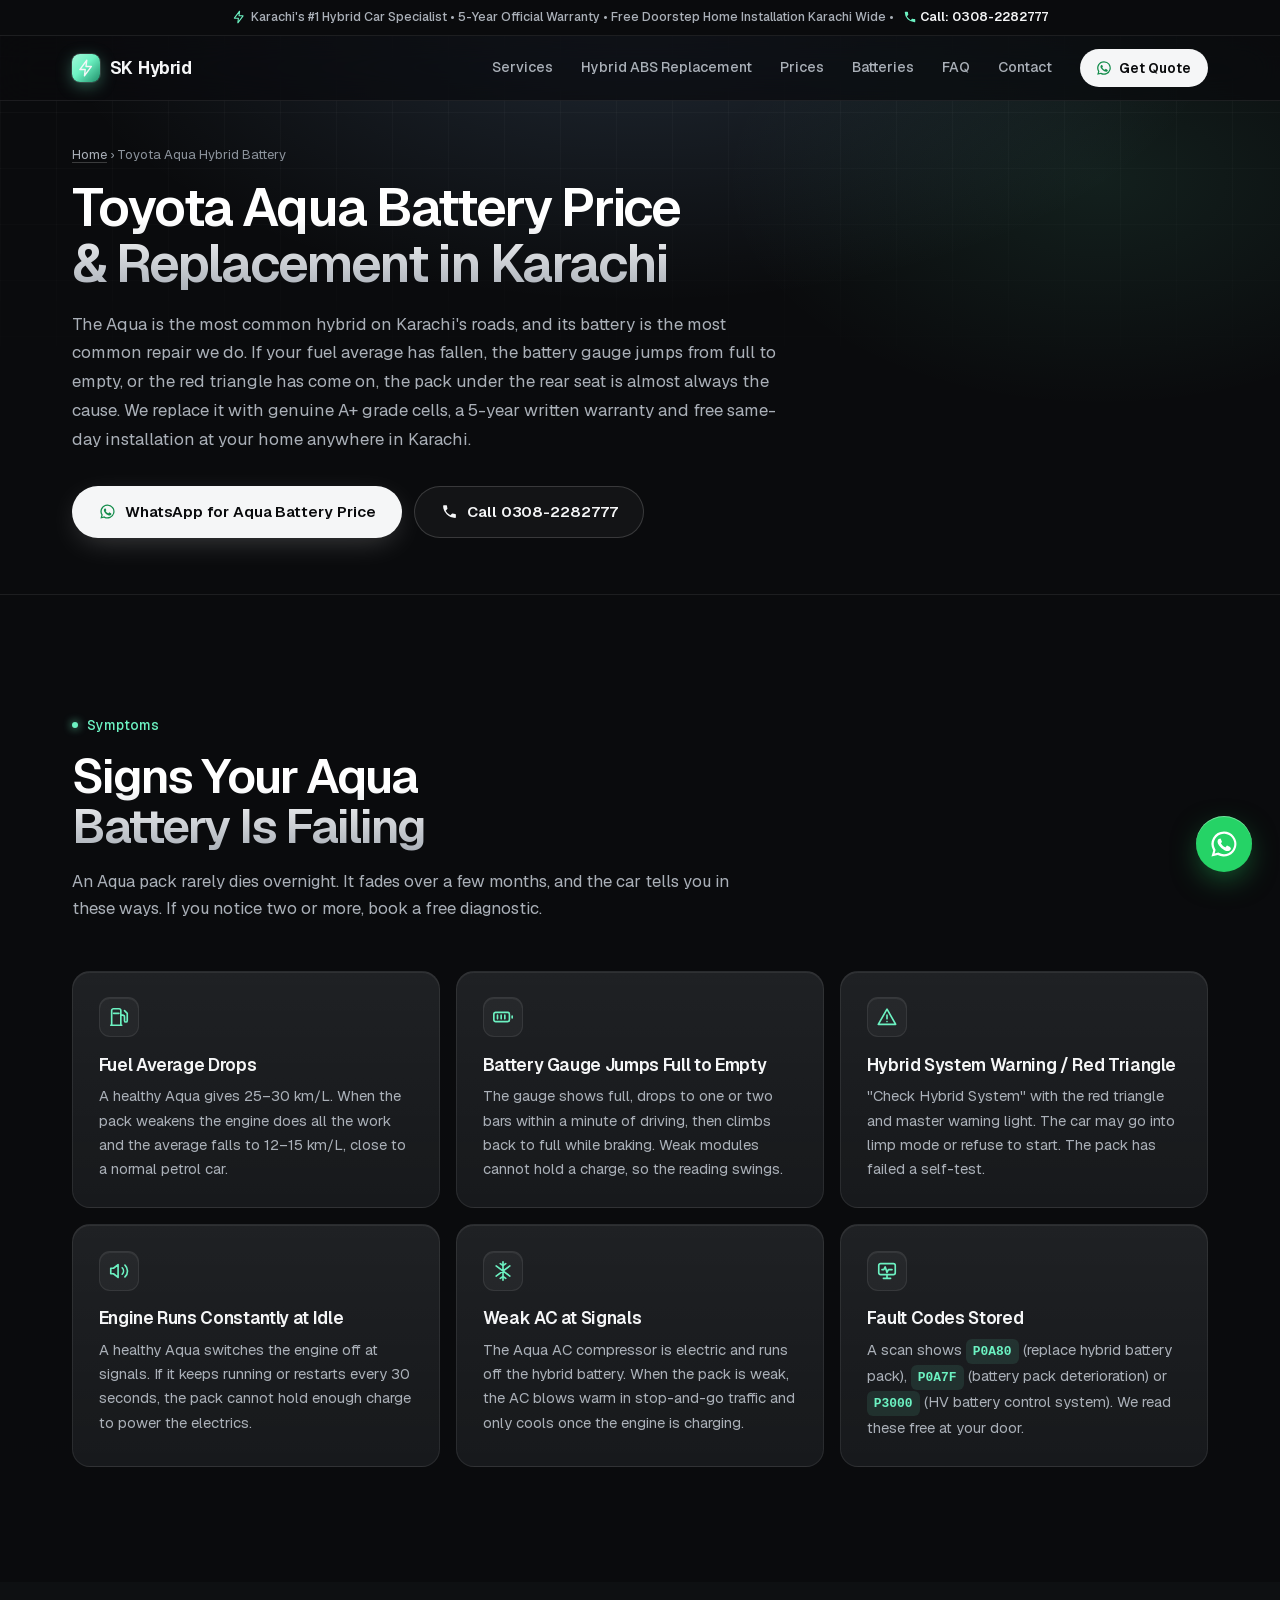
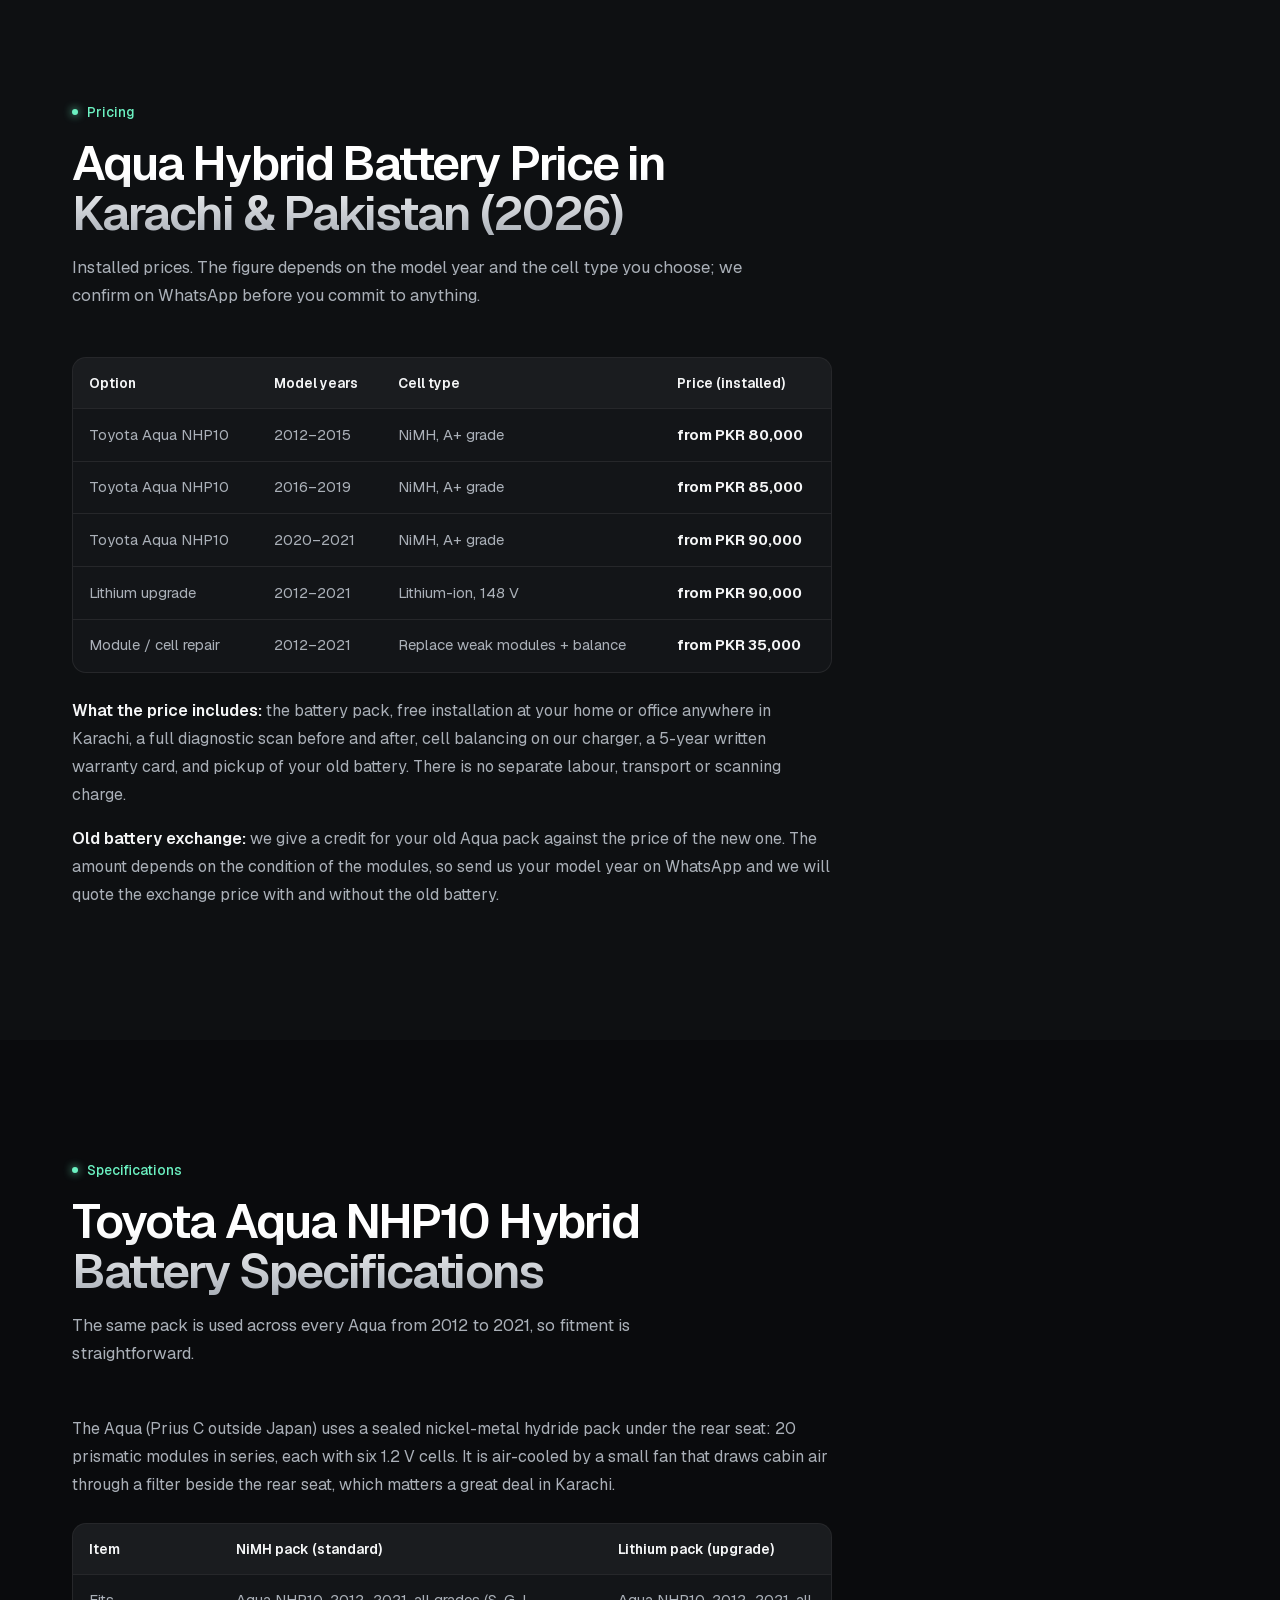
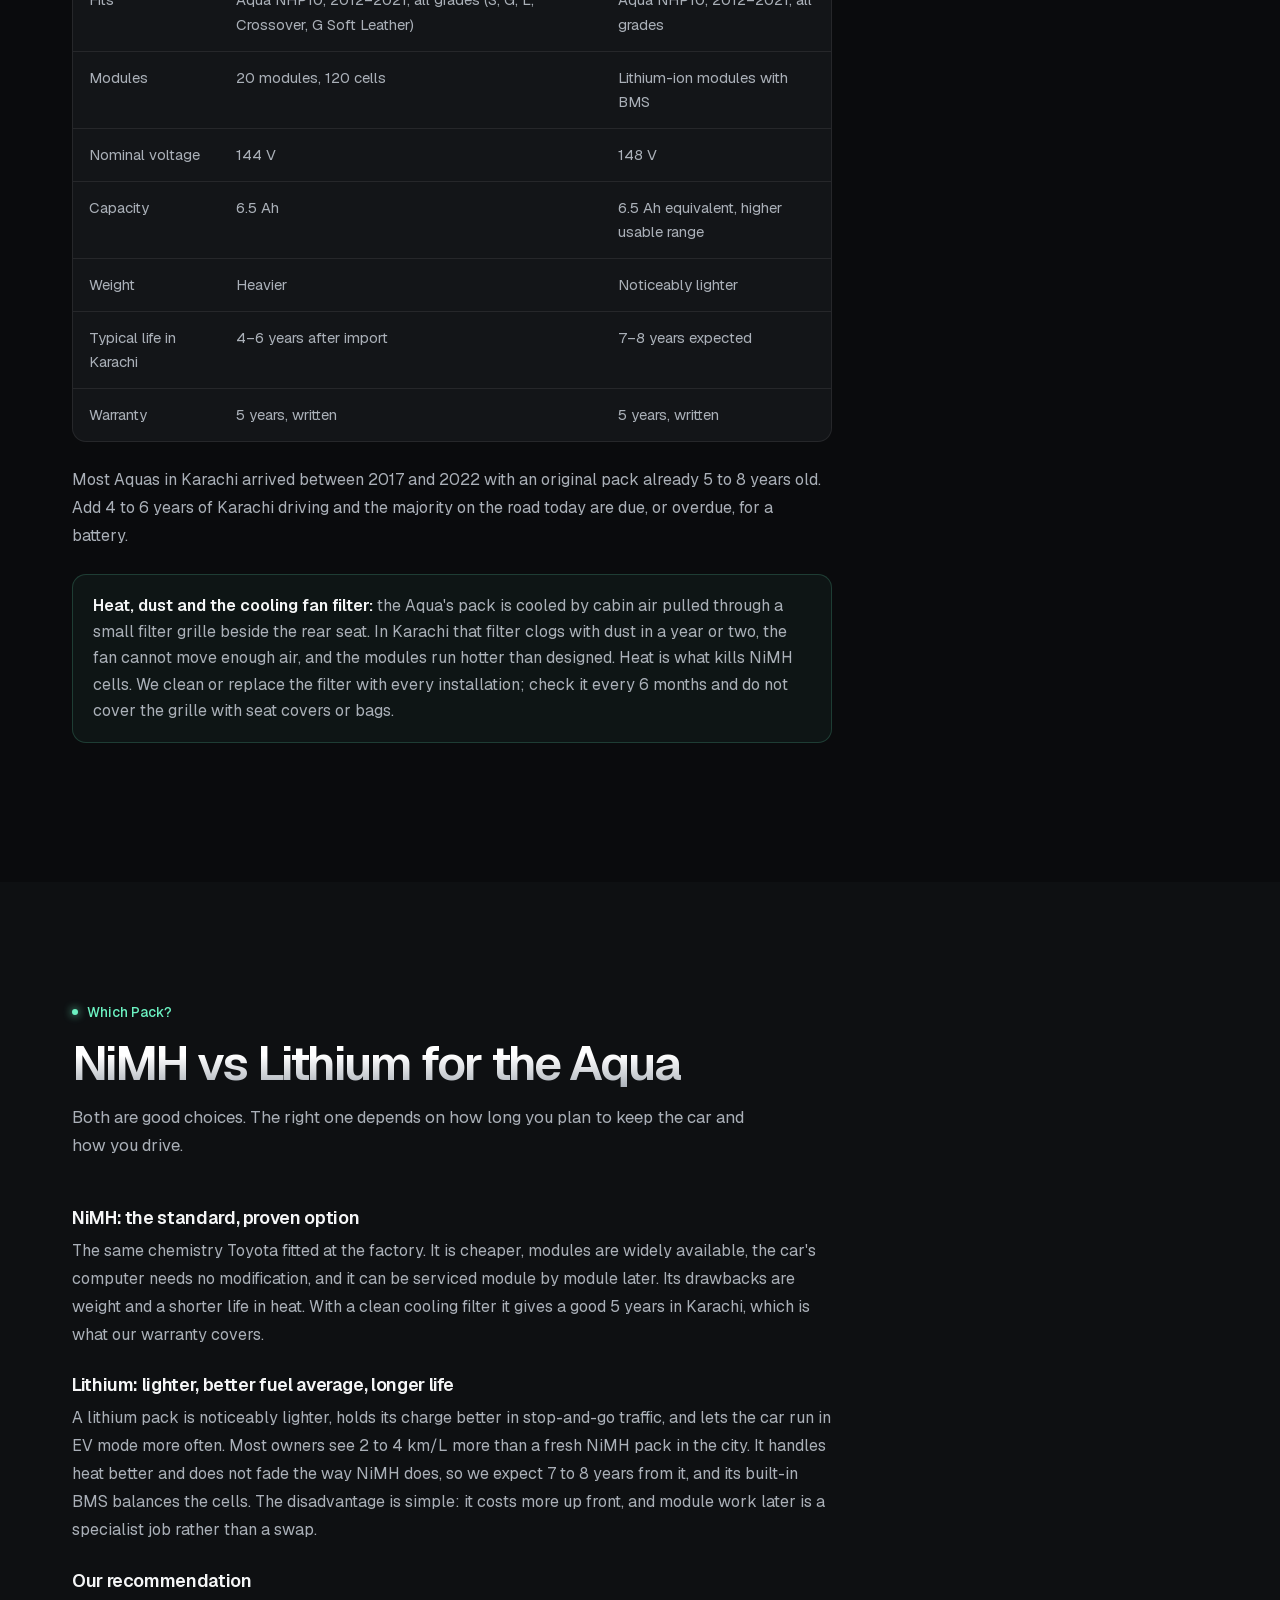
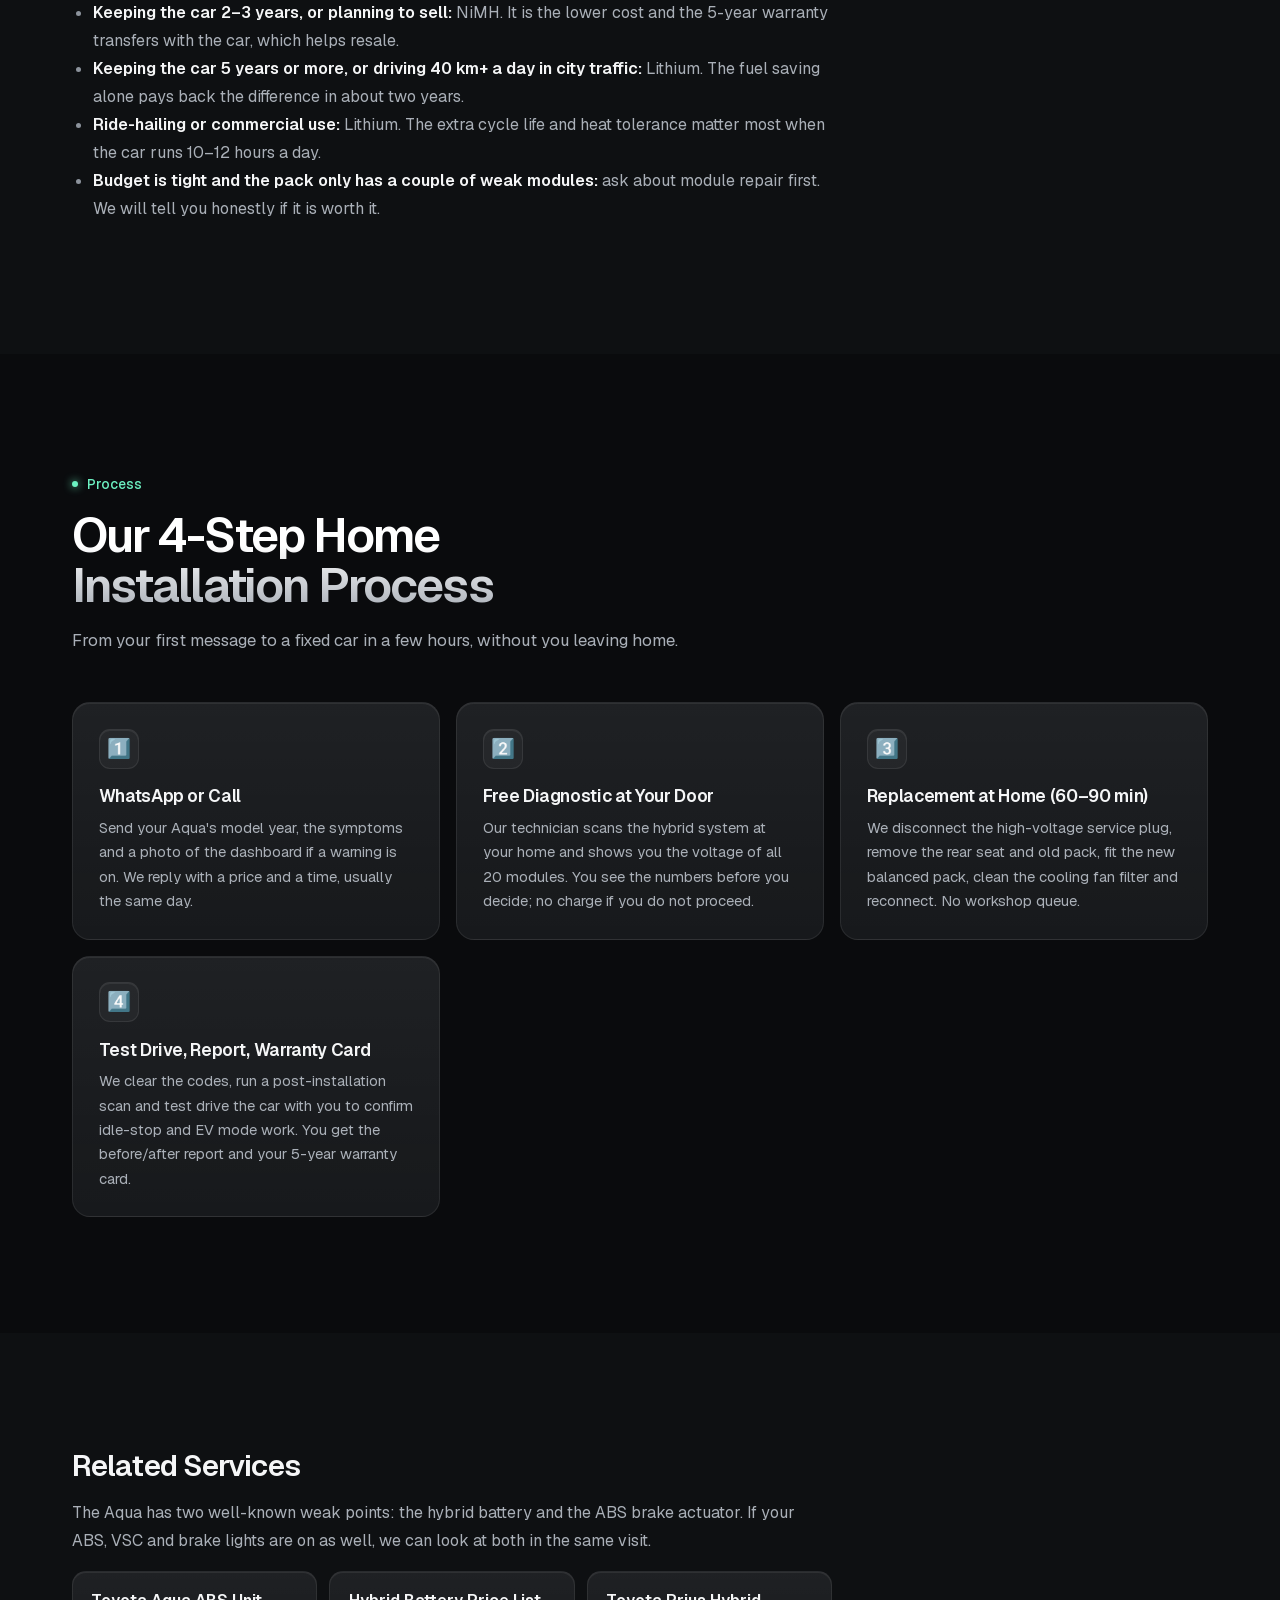
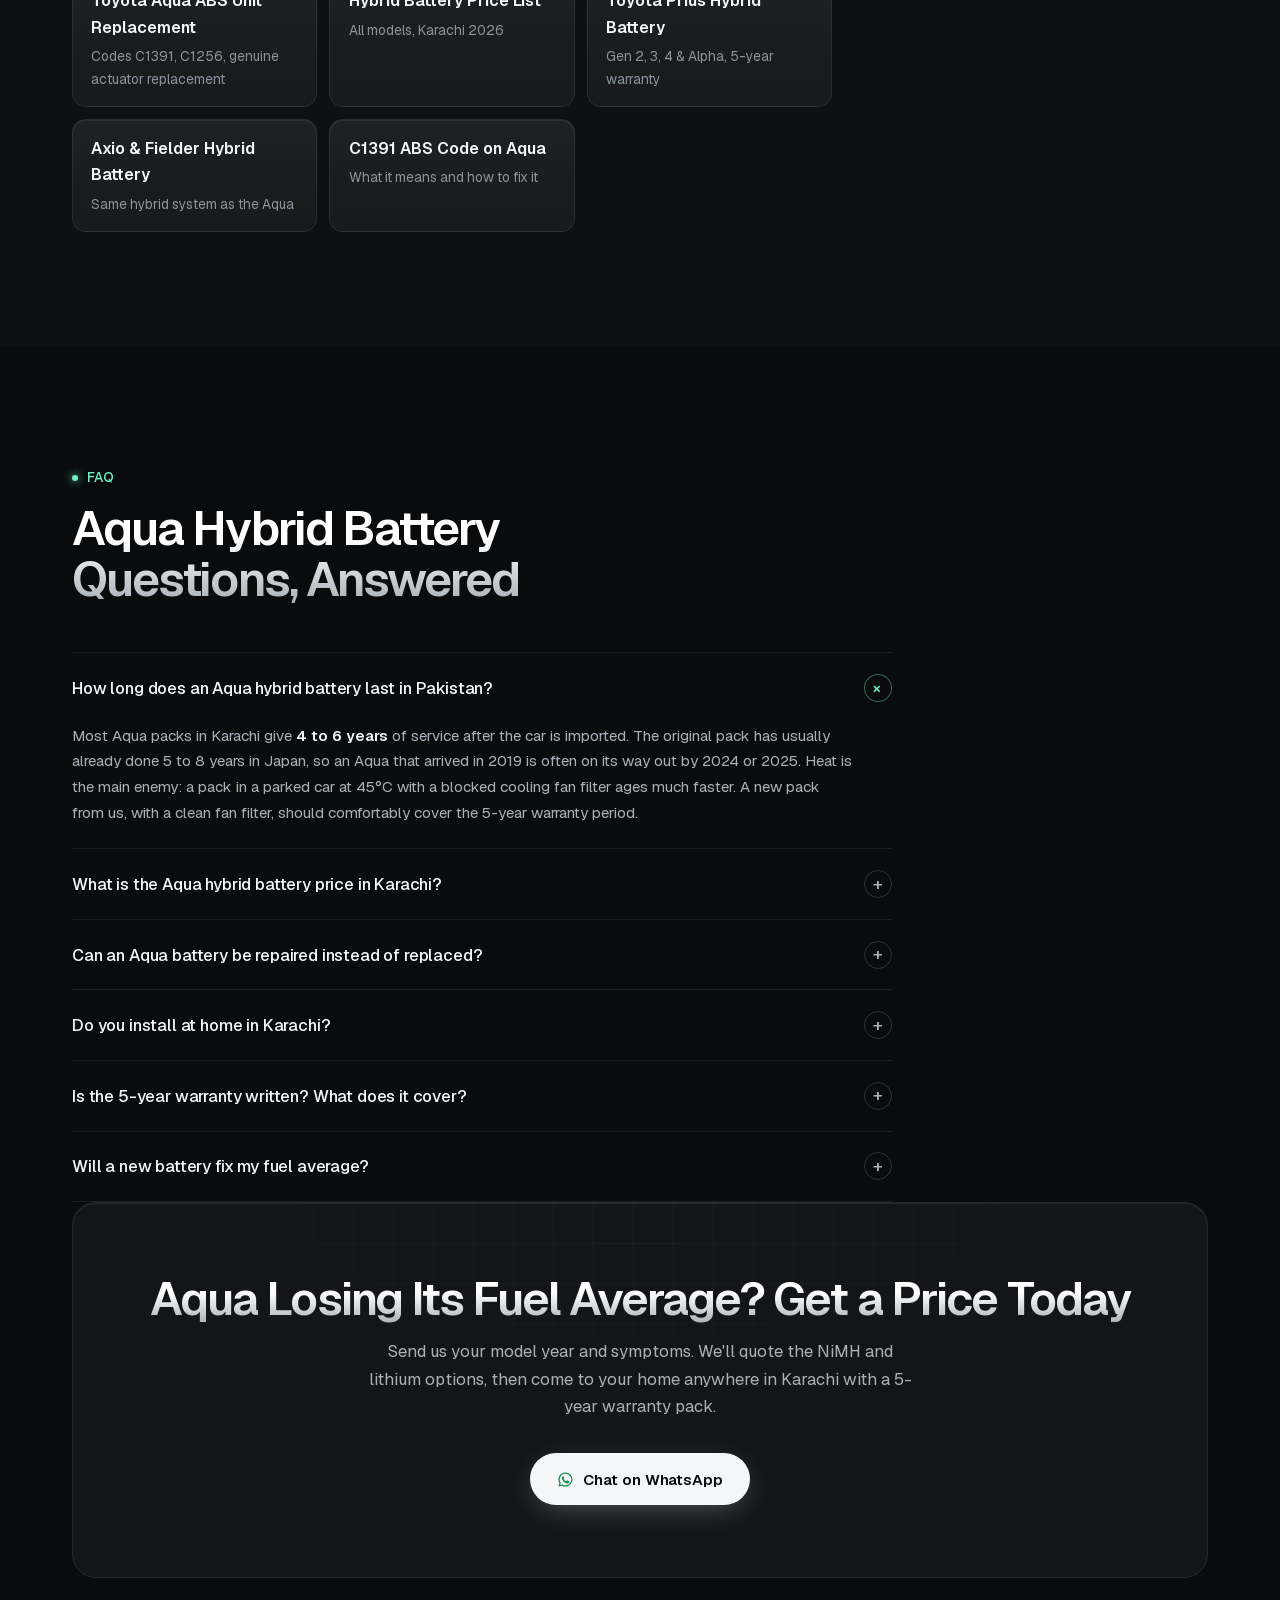
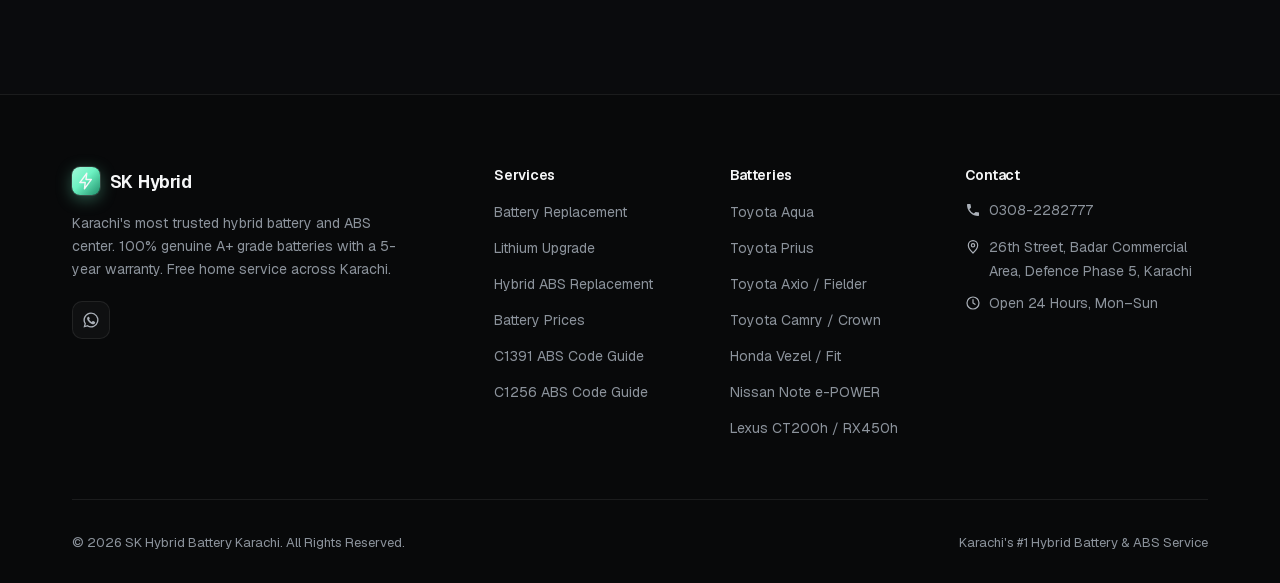
<file: toyota-aqua-hybrid-battery-karachi/index.html>
<!DOCTYPE html>
<html lang="en" dir="ltr">
<head>
  <meta charset="UTF-8">
  <meta name="viewport" content="width=device-width, initial-scale=1.0">

  <!-- SEO Meta Tags -->
  <title>Toyota Aqua Battery Price in Karachi 2026 | Hybrid Battery Replacement | SK Hybrid</title>
  <meta name="description" content="Toyota Aqua battery price in Karachi: NiMH from PKR 80,000, lithium from PKR 90,000. Genuine A+ cells, 5-year warranty and free home installation across Karachi.">
  <meta name="robots" content="index, follow, max-image-preview:large, max-snippet:-1">
  <link rel="canonical" href="https://www.skhybridbatterys.com/toyota-aqua-hybrid-battery-karachi/">

  <!-- Open Graph -->
  <meta property="og:locale" content="en_US">
  <meta property="og:type" content="article">
  <meta property="og:title" content="Toyota Aqua Battery Price in Karachi 2026 | SK Hybrid Battery">
  <meta property="og:description" content="Aqua NHP10 hybrid battery replacement from PKR 80,000. Genuine A+ grade cells, 5-year written warranty, free home installation anywhere in Karachi.">
  <meta property="og:url" content="https://www.skhybridbatterys.com/toyota-aqua-hybrid-battery-karachi/">
  <meta property="og:site_name" content="SK Hybrid Battery Karachi">
  <meta property="og:image" content="https://www.skhybridbatterys.com/images/hero-battery.jpg">
  <meta name="twitter:card" content="summary_large_image">
  <meta name="twitter:title" content="Toyota Aqua Hybrid Battery in Karachi | SK Hybrid Battery">
  <meta name="twitter:description" content="Aqua hybrid battery from PKR 80,000 with 5-year warranty. Free doorstep installation across Karachi.">

  <link rel="icon" href="/favicon.ico" sizes="48x48">
  <link rel="icon" href="/favicon.svg" type="image/svg+xml">
  <link rel="icon" href="/favicon-96.png" type="image/png" sizes="96x96">
  <link rel="apple-touch-icon" href="/apple-touch-icon.png">
  <link rel="manifest" href="/site.webmanifest">
  <link rel="preload" href="/fonts/geist-latin.woff2" as="font" type="font/woff2" crossorigin>
  <link rel="stylesheet" href="/style.css">

  <!-- Google Ads & Conversion Tracking -->
  <script async src="https://www.googletagmanager.com/gtag/js?id=AW-18432583532"></script>
  <script>
    window.dataLayer = window.dataLayer || [];
    function gtag(){dataLayer.push(arguments);}
    gtag('js', new Date());
    gtag('config', 'AW-18432583532');
    function trackAdConversion(type, label) {
      // Google Analytics 4: same clicks as named events (GA4 is loaded through the Ads Google tag)
      if (typeof gtag === 'function' && type !== 'quote-calculator-submit') {
        var gaEvent = /call/.test(type) ? 'click_call' : /direction/.test(type) ? 'click_directions' : type === 'quote_calculator_submit' ? 'quote_request' : 'click_whatsapp';
        gtag('event', gaEvent, { send_to: 'G-RZLM8SD3V3', button_id: type, button_text: String(label || '').slice(0, 100) });
      }
      if (typeof gtag === 'function' && !/direction/.test(type)) { // Directions taps are not leads: GA4 only, not a Google Ads conversion
        gtag('event', 'conversion', { 'send_to': 'AW-18432583532/qbc3CPTk2_UcEOzOq9VE', 'event_category': 'Leads', 'event_label': label || 'SK Hybrid Contact' });
      }
    }
    function gtag_report_conversion(url) {
      var callback = function () { if (typeof(url) != 'undefined') { window.location = url; } };
      if (typeof gtag === 'function') { gtag('event', 'conversion', { 'send_to': 'AW-18432583532/qbc3CPTk2_UcEOzOq9VE', 'event_callback': callback }); }
      return false;
    }
  </script>

  <!-- Schema.org: Product + Breadcrumbs + FAQPage -->
  <script type="application/ld+json">
  {
    "@context": "https://schema.org",
    "@graph": [
      {
        "@type": "Product",
        "@id": "https://www.skhybridbatterys.com/toyota-aqua-hybrid-battery-karachi/#product",
        "name": "Toyota Aqua Hybrid Battery Replacement in Karachi",
        "url": "https://www.skhybridbatterys.com/toyota-aqua-hybrid-battery-karachi/",
        "image": "https://www.skhybridbatterys.com/images/hero-battery.jpg",
        "description": "Replacement hybrid battery pack for Toyota Aqua NHP10 (2012–2021, all grades) with genuine A+ grade NiMH cells or a lithium upgrade option. Price includes battery, free home installation anywhere in Karachi, diagnostic scan, cell balancing, old battery pickup and a 5-year written warranty.",
        "brand": { "@type": "Brand", "name": "Toyota-compatible" },
        "category": "Hybrid vehicle battery",
        "offers": {
          "@type": "AggregateOffer",
          "priceCurrency": "PKR",
          "lowPrice": "80000",
          "highPrice": "90000",
          "offerCount": "4",
          "availability": "https://schema.org/InStock",
          "url": "https://www.skhybridbatterys.com/toyota-aqua-hybrid-battery-karachi/",
          "areaServed": { "@type": "City", "name": "Karachi" },
          "seller": {
            "@type": "AutoRepair",
            "name": "SK Hybrid Battery Karachi",
            "url": "https://www.skhybridbatterys.com/",
            "telephone": "+92-308-2282777",
            "address": {
              "@type": "PostalAddress",
              "streetAddress": "26th Street, Badar Commercial Area, Defence Phase 5",
              "addressLocality": "Karachi",
              "addressRegion": "Sindh",
              "postalCode": "75500",
              "addressCountry": "PK"
            }
          }
        }
      },
      {
        "@type": "BreadcrumbList",
        "itemListElement": [
          { "@type": "ListItem", "position": 1, "name": "Home", "item": "https://www.skhybridbatterys.com/" },
          { "@type": "ListItem", "position": 2, "name": "Toyota Aqua Hybrid Battery", "item": "https://www.skhybridbatterys.com/toyota-aqua-hybrid-battery-karachi/" }
        ]
      },
      {
        "@type": "FAQPage",
        "mainEntity": [
          {
            "@type": "Question",
            "name": "How long does an Aqua hybrid battery last in Pakistan?",
            "acceptedAnswer": { "@type": "Answer", "text": "Most Aqua packs in Karachi give 4 to 6 years of service after the car is imported. The original pack has usually already done 5 to 8 years in Japan, so an Aqua that arrived in 2019 is often on its way out by 2024 or 2025. Heat is the main enemy: a pack in a parked car at 45°C with a blocked cooling fan filter ages much faster. A new pack from us, with a clean fan filter, should comfortably cover the 5-year warranty period." }
          },
          {
            "@type": "Question",
            "name": "What is the Aqua hybrid battery price in Karachi?",
            "acceptedAnswer": { "@type": "Answer", "text": "A new NiMH pack for the Toyota Aqua NHP10 starts from PKR 80,000 for 2012–2015 models, PKR 85,000 for 2016–2019 and PKR 90,000 for 2020–2021, installed at your home with a 5-year written warranty. The lithium upgrade starts from PKR 90,000. Module-level repair starts from PKR 35,000. Exchange credit for your old battery is available; send a WhatsApp message with your model year for a confirmed quote." }
          },
          {
            "@type": "Question",
            "name": "Can an Aqua battery be repaired instead of replaced?",
            "acceptedAnswer": { "@type": "Answer", "text": "Sometimes. If the scan shows only one or two of the 20 modules are weak and the rest are within a narrow voltage range, we can replace those modules and rebalance the pack from PKR 35,000. This is a short-term fix: the remaining modules are the same age and usually follow within 6 to 18 months. For a pack over 6 years old, or with 4 or more weak modules, full replacement with a 5-year warranty is the better value." }
          },
          {
            "@type": "Question",
            "name": "Do you install at home in Karachi?",
            "acceptedAnswer": { "@type": "Answer", "text": "Yes, and it is free. Our technician brings the pack, tools and scanner to your home or office anywhere in Karachi, from DHA and Clifton to Gulshan, Johar, North Nazimabad, Malir and Bahria Town. The job takes 60 to 90 minutes in your parking space. You can also drive in to our workshop on 26th Street, Badar Commercial, DHA Phase 5; we are open 24 hours." }
          },
          {
            "@type": "Question",
            "name": "Is the 5-year warranty written? What does it cover?",
            "acceptedAnswer": { "@type": "Answer", "text": "Yes. You receive a printed warranty card with the pack serial number, installation date and your car's registration. It covers the battery pack and its modules against failure or a capacity drop that brings the hybrid warning back, for 5 years from the installation date. If a module fails, we replace or rebalance it free of charge. Physical damage, flooding, tampering by another workshop and running the car with a blocked cooling fan are not covered." }
          },
          {
            "@type": "Question",
            "name": "Will a new battery fix my fuel average?",
            "acceptedAnswer": { "@type": "Answer", "text": "If the fuel average dropped because the pack could no longer hold a charge, yes. A healthy Aqua in Karachi city traffic should return 22 to 28 km/L, and after a new NiMH pack most owners see it come back to that range within a week of normal driving. A lithium pack typically adds another 2 to 4 km/L. If the average stays low after replacement, the cause is elsewhere (engine, ABS actuator switching off regeneration, tyre pressure or AC compressor) and we tell you that in the diagnostic report rather than sell you a battery." }
          }
        ]
      }
    ]
  }
  </script>
</head>

<body>
  <!-- ==================== HEADER ==================== -->
  <header class="site-header" id="site-header">
    <div class="announcement-bar" role="banner">
      <span class="ic ic-bolt" aria-hidden="true"></span> <span class="ab-full">Karachi's #1 Hybrid Car Specialist • </span>5-Year Official Warranty • Free Doorstep Home Installation<span class="ab-full"> Karachi Wide</span> • <a href="tel:+923082282777" data-track="call-header"><span class="ic ic-phone" aria-hidden="true"></span> Call: 0308-2282777</a>
    </div>

    <nav class="navbar" id="navbar" role="navigation" aria-label="Main navigation">
      <div class="container">
        <a href="/" class="logo" id="site-logo" aria-label="SK Hybrid Battery – Home">
          <div class="logo-icon"><span class="ic ic-bolt" aria-hidden="true"></span></div>
          SK<span>Hybrid</span>
        </a>

        <div class="nav-links" id="nav-links" role="menubar">
          <a href="/#services" role="menuitem">Services</a>
          <a href="/abs-repair-karachi/" role="menuitem">Hybrid ABS Replacement</a>
          <a href="/hybrid-battery-price-karachi/" role="menuitem">Prices</a>
          <a href="/#products" role="menuitem">Batteries</a>
          <a href="/#faq" role="menuitem">FAQ</a>
          <a href="/#contact" role="menuitem">Contact</a>
          <a href="https://wa.me/923082282777?text=Hi%20SK%20Hybrid%20Battery%2C%20I%20need%20a%20Toyota%20Aqua%20hybrid%20battery%20in%20Karachi" class="nav-cta" role="menuitem" target="_blank" rel="noopener" data-track="whatsapp-nav"><span class="ic ic-whatsapp" aria-hidden="true"></span> Get Quote</a>
        </div>

        <button class="mobile-toggle" id="mobile-toggle" aria-label="Toggle menu" aria-expanded="false">
          <span></span><span></span><span></span>
        </button>
      </div>
    </nav>
  </header>
  <div class="nav-overlay" id="nav-overlay"></div>

  <!-- ==================== PAGE HERO ==================== -->
  <section class="page-hero" id="top">
    <div class="container">
      <nav class="breadcrumb" aria-label="Breadcrumb"><a href="/">Home</a> › Toyota Aqua Hybrid Battery</nav>
      <h1>Toyota Aqua Battery Price &amp; Replacement in Karachi</h1>
      <p class="lead">The Aqua is the most common hybrid on Karachi's roads, and its battery is the most common repair we do. If your fuel average has fallen, the battery gauge jumps from full to empty, or the red triangle has come on, the pack under the rear seat is almost always the cause. We replace it with genuine A+ grade cells, a 5-year written warranty and free same-day installation at your home anywhere in Karachi.</p>
      <div class="hero-actions">
        <a href="https://wa.me/923082282777?text=Hi%20SK%20Hybrid%20Battery%2C%20I%20need%20a%20Toyota%20Aqua%20hybrid%20battery%20price%20in%20Karachi.%20My%20model%20year%20is%20" class="btn btn-primary" target="_blank" rel="noopener" data-track="aqua-hero-whatsapp"><span class="ic ic-whatsapp" aria-hidden="true"></span> WhatsApp for Aqua Battery Price</a>
        <a href="tel:+923082282777" class="btn btn-secondary" data-track="aqua-hero-call"><span class="ic ic-phone" aria-hidden="true"></span> Call 0308-2282777</a>
      </div>
    </div>
  </section>

  <!-- ==================== SYMPTOMS ==================== -->
  <section class="section" id="symptoms">
    <div class="container">
      <div class="section-header reveal">
        <div class="section-label">Symptoms</div>
        <h2>Signs Your Aqua Battery Is Failing</h2>
        <p>An Aqua pack rarely dies overnight. It fades over a few months, and the car tells you in these ways. If you notice two or more, book a free diagnostic.</p>
      </div>

      <div class="services-grid">
        <div class="service-card reveal">
          <div class="service-icon"><span class="ic ic-fuel" aria-hidden="true"></span></div>
          <h3>Fuel Average Drops</h3>
          <p>A healthy Aqua gives 25–30 km/L. When the pack weakens the engine does all the work and the average falls to 12–15 km/L, close to a normal petrol car.</p>
        </div>
        <div class="service-card reveal">
          <div class="service-icon"><span class="ic ic-battery" aria-hidden="true"></span></div>
          <h3>Battery Gauge Jumps Full to Empty</h3>
          <p>The gauge shows full, drops to one or two bars within a minute of driving, then climbs back to full while braking. Weak modules cannot hold a charge, so the reading swings.</p>
        </div>
        <div class="service-card reveal">
          <div class="service-icon"><span class="ic ic-alert" aria-hidden="true"></span></div>
          <h3>Hybrid System Warning / Red Triangle</h3>
          <p>"Check Hybrid System" with the red triangle and master warning light. The car may go into limp mode or refuse to start. The pack has failed a self-test.</p>
        </div>
        <div class="service-card reveal">
          <div class="service-icon"><span class="ic ic-sound" aria-hidden="true"></span></div>
          <h3>Engine Runs Constantly at Idle</h3>
          <p>A healthy Aqua switches the engine off at signals. If it keeps running or restarts every 30 seconds, the pack cannot hold enough charge to power the electrics.</p>
        </div>
        <div class="service-card reveal">
          <div class="service-icon"><span class="ic ic-snow" aria-hidden="true"></span></div>
          <h3>Weak AC at Signals</h3>
          <p>The Aqua AC compressor is electric and runs off the hybrid battery. When the pack is weak, the AC blows warm in stop-and-go traffic and only cools once the engine is charging.</p>
        </div>
        <div class="service-card reveal">
          <div class="service-icon"><span class="ic ic-scan" aria-hidden="true"></span></div>
          <h3>Fault Codes Stored</h3>
          <p>A scan shows <span class="code-chip">P0A80</span> (replace hybrid battery pack), <span class="code-chip">P0A7F</span> (battery pack deterioration) or <span class="code-chip">P3000</span> (HV battery control system). We read these free at your door.</p>
        </div>
      </div>
    </div>
  </section>

  <!-- ==================== PRICES ==================== -->
  <section class="section" id="aqua-prices" style="background: var(--bg-secondary);">
    <div class="container">
      <div class="section-header reveal">
        <div class="section-label">Pricing</div>
        <h2>Aqua Hybrid Battery Price in Karachi &amp; Pakistan (2026)</h2>
        <p>Installed prices. The figure depends on the model year and the cell type you choose; we confirm on WhatsApp before you commit to anything.</p>
      </div>

      <div class="prose reveal">
        <div class="table-wrap">
          <!-- PRICE: confirm these figures with the owner before publishing -->
          <table class="price-table fit">
            <thead>
              <tr><th>Option</th><th>Model years</th><th>Cell type</th><th>Price (installed)</th></tr>
            </thead>
            <tbody>
              <tr><td data-label="Option">Toyota Aqua NHP10</td><td data-label="Model years">2012–2015</td><td data-label="Cell type">NiMH, A+ grade</td><td class="price wide" data-label="Price (installed)">from PKR 80,000</td></tr>
              <tr><td data-label="Option">Toyota Aqua NHP10</td><td data-label="Model years">2016–2019</td><td data-label="Cell type">NiMH, A+ grade</td><td class="price wide" data-label="Price (installed)">from PKR 85,000</td></tr>
              <tr><td data-label="Option">Toyota Aqua NHP10</td><td data-label="Model years">2020–2021</td><td data-label="Cell type">NiMH, A+ grade</td><td class="price wide" data-label="Price (installed)">from PKR 90,000</td></tr>
              <tr><td data-label="Option">Lithium upgrade</td><td data-label="Model years">2012–2021</td><td data-label="Cell type">Lithium-ion, 148 V</td><td class="price wide" data-label="Price (installed)">from PKR 90,000</td></tr>
              <tr><td data-label="Option">Module / cell repair</td><td class="wide" data-label="Model years">2012–2021</td><td class="wide" data-label="Cell type">Replace weak modules + balance</td><td class="price wide" data-label="Price (installed)">from PKR 35,000</td></tr>
            </tbody>
          </table>
        </div>
        <p><strong>What the price includes:</strong> the battery pack, free installation at your home or office anywhere in Karachi, a full diagnostic scan before and after, cell balancing on our charger, a 5-year written warranty card, and pickup of your old battery. There is no separate labour, transport or scanning charge.</p>
        <p><strong>Old battery exchange:</strong> we give a credit for your old Aqua pack against the price of the new one. The amount depends on the condition of the modules, so send us your model year on WhatsApp and we will quote the exchange price with and without the old battery.</p>
      </div>
    </div>
  </section>

  <!-- ==================== SPECIFICATIONS ==================== -->
  <section class="section" id="specs">
    <div class="container">
      <div class="section-header reveal">
        <div class="section-label">Specifications</div>
        <h2>Toyota Aqua NHP10 Hybrid Battery Specifications</h2>
        <p>The same pack is used across every Aqua from 2012 to 2021, so fitment is straightforward.</p>
      </div>

      <div class="prose reveal">
        <p>The Aqua (Prius C outside Japan) uses a sealed nickel-metal hydride pack under the rear seat: 20 prismatic modules in series, each with six 1.2 V cells. It is air-cooled by a small fan that draws cabin air through a filter beside the rear seat, which matters a great deal in Karachi.</p>
        <div class="table-wrap">
          <table class="price-table fit">
            <thead>
              <tr><th>Item</th><th>NiMH pack (standard)</th><th>Lithium pack (upgrade)</th></tr>
            </thead>
            <tbody>
              <tr><td data-label="Item">Fits</td><td class="wide" data-label="NiMH pack (standard)">Aqua NHP10, 2012–2021, all grades (S, G, L, Crossover, G Soft Leather)</td><td class="wide" data-label="Lithium pack (upgrade)">Aqua NHP10, 2012–2021, all grades</td></tr>
              <tr><td data-label="Item">Modules</td><td class="wide" data-label="NiMH pack (standard)">20 modules, 120 cells</td><td class="wide" data-label="Lithium pack (upgrade)">Lithium-ion modules with BMS</td></tr>
              <tr><td data-label="Item">Nominal voltage</td><td data-label="NiMH pack (standard)">144 V</td><td data-label="Lithium pack (upgrade)">148 V</td></tr>
              <tr><td data-label="Item">Capacity</td><td class="wide" data-label="NiMH pack (standard)">6.5 Ah</td><td class="wide" data-label="Lithium pack (upgrade)">6.5 Ah equivalent, higher usable range</td></tr>
              <tr><td data-label="Item">Weight</td><td data-label="NiMH pack (standard)">Heavier</td><td data-label="Lithium pack (upgrade)">Noticeably lighter</td></tr>
              <tr><td data-label="Item">Typical life in Karachi</td><td data-label="NiMH pack (standard)">4–6 years after import</td><td data-label="Lithium pack (upgrade)">7–8 years expected</td></tr>
              <tr><td data-label="Item">Warranty</td><td data-label="NiMH pack (standard)">5 years, written</td><td data-label="Lithium pack (upgrade)">5 years, written</td></tr>
            </tbody>
          </table>
        </div>
        <p>Most Aquas in Karachi arrived between 2017 and 2022 with an original pack already 5 to 8 years old. Add 4 to 6 years of Karachi driving and the majority on the road today are due, or overdue, for a battery.</p>
        <div class="note-box">
          <strong>Heat, dust and the cooling fan filter:</strong> the Aqua's pack is cooled by cabin air pulled through a small filter grille beside the rear seat. In Karachi that filter clogs with dust in a year or two, the fan cannot move enough air, and the modules run hotter than designed. Heat is what kills NiMH cells. We clean or replace the filter with every installation; check it every 6 months and do not cover the grille with seat covers or bags.
        </div>
      </div>
    </div>
  </section>

  <!-- ==================== NIMH VS LITHIUM ==================== -->
  <section class="section" id="nimh-vs-lithium" style="background: var(--bg-secondary);">
    <div class="container">
      <div class="section-header reveal">
        <div class="section-label">Which Pack?</div>
        <h2>NiMH vs Lithium for the Aqua</h2>
        <p>Both are good choices. The right one depends on how long you plan to keep the car and how you drive.</p>
      </div>

      <div class="prose reveal">
        <h3>NiMH: the standard, proven option</h3>
        <p>The same chemistry Toyota fitted at the factory. It is cheaper, modules are widely available, the car's computer needs no modification, and it can be serviced module by module later. Its drawbacks are weight and a shorter life in heat. With a clean cooling filter it gives a good 5 years in Karachi, which is what our warranty covers.</p>

        <h3>Lithium: lighter, better fuel average, longer life</h3>
        <p>A lithium pack is noticeably lighter, holds its charge better in stop-and-go traffic, and lets the car run in EV mode more often. Most owners see 2 to 4 km/L more than a fresh NiMH pack in the city. It handles heat better and does not fade the way NiMH does, so we expect 7 to 8 years from it, and its built-in BMS balances the cells. The disadvantage is simple: it costs more up front, and module work later is a specialist job rather than a swap.</p>

        <h3>Our recommendation</h3>
        <ul>
          <li><strong>Keeping the car 2–3 years, or planning to sell:</strong> NiMH. It is the lower cost and the 5-year warranty transfers with the car, which helps resale.</li>
          <li><strong>Keeping the car 5 years or more, or driving 40 km+ a day in city traffic:</strong> Lithium. The fuel saving alone pays back the difference in about two years.</li>
          <li><strong>Ride-hailing or commercial use:</strong> Lithium. The extra cycle life and heat tolerance matter most when the car runs 10–12 hours a day.</li>
          <li><strong>Budget is tight and the pack only has a couple of weak modules:</strong> ask about module repair first. We will tell you honestly if it is worth it.</li>
        </ul>
      </div>
    </div>
  </section>

  <!-- ==================== PROCESS ==================== -->
  <section class="section" id="process">
    <div class="container">
      <div class="section-header reveal">
        <div class="section-label">Process</div>
        <h2>Our 4-Step Home Installation Process</h2>
        <p>From your first message to a fixed car in a few hours, without you leaving home.</p>
      </div>
      <div class="services-grid">
        <div class="service-card reveal">
          <div class="service-icon">1️⃣</div>
          <h3>WhatsApp or Call</h3>
          <p>Send your Aqua's model year, the symptoms and a photo of the dashboard if a warning is on. We reply with a price and a time, usually the same day.</p>
        </div>
        <div class="service-card reveal">
          <div class="service-icon">2️⃣</div>
          <h3>Free Diagnostic at Your Door</h3>
          <p>Our technician scans the hybrid system at your home and shows you the voltage of all 20 modules. You see the numbers before you decide; no charge if you do not proceed.</p>
        </div>
        <div class="service-card reveal">
          <div class="service-icon">3️⃣</div>
          <h3>Replacement at Home (60–90 min)</h3>
          <p>We disconnect the high-voltage service plug, remove the rear seat and old pack, fit the new balanced pack, clean the cooling fan filter and reconnect. No workshop queue.</p>
        </div>
        <div class="service-card reveal">
          <div class="service-icon">4️⃣</div>
          <h3>Test Drive, Report, Warranty Card</h3>
          <p>We clear the codes, run a post-installation scan and test drive the car with you to confirm idle-stop and EV mode work. You get the before/after report and your 5-year warranty card.</p>
        </div>
      </div>
    </div>
  </section>

  <!-- ==================== RELATED ==================== -->
  <section class="section" id="related" style="background: var(--bg-secondary);">
    <div class="container">
      <div class="prose reveal">
        <h2>Related Services</h2>
        <p>The Aqua has two well-known weak points: the hybrid battery and the ABS brake actuator. If your ABS, VSC and brake lights are on as well, we can look at both in the same visit.</p>
        <div class="related-links">
          <a href="/toyota-aqua-abs-karachi/">Toyota Aqua ABS Unit Replacement <span>Codes C1391, C1256, genuine actuator replacement</span></a>
          <a href="/hybrid-battery-price-karachi/">Hybrid Battery Price List <span>All models, Karachi 2026</span></a>
          <a href="/toyota-prius-hybrid-battery-karachi/">Toyota Prius Hybrid Battery <span>Gen 2, 3, 4 &amp; Alpha, 5-year warranty</span></a>
          <a href="/toyota-axio-fielder-hybrid-battery/">Axio &amp; Fielder Hybrid Battery <span>Same hybrid system as the Aqua</span></a>
          <a href="/c1391-code-toyota-prius-aqua/">C1391 ABS Code on Aqua <span>What it means and how to fix it</span></a>
        </div>
      </div>
    </div>
  </section>

  <!-- ==================== FAQ ==================== -->
  <section class="section" id="faq">
    <div class="container">
      <div class="section-header reveal">
        <div class="section-label">FAQ</div>
        <h2>Aqua Hybrid Battery Questions, Answered</h2>
      </div>

      <div class="faq-grid reveal">
        <div class="faq-item active">
          <button class="faq-question" aria-expanded="true"><span>How long does an Aqua hybrid battery last in Pakistan?</span><span class="faq-icon">+</span></button>
          <div class="faq-answer"><p>Most Aqua packs in Karachi give <strong>4 to 6 years</strong> of service after the car is imported. The original pack has usually already done 5 to 8 years in Japan, so an Aqua that arrived in 2019 is often on its way out by 2024 or 2025. Heat is the main enemy: a pack in a parked car at 45°C with a blocked cooling fan filter ages much faster. A new pack from us, with a clean fan filter, should comfortably cover the 5-year warranty period.</p></div>
        </div>
        <div class="faq-item">
          <button class="faq-question" aria-expanded="false"><span>What is the Aqua hybrid battery price in Karachi?</span><span class="faq-icon">+</span></button>
          <div class="faq-answer"><p>A new NiMH pack for the Toyota Aqua NHP10 starts from <strong>PKR 80,000</strong> for 2012–2015 models, PKR 85,000 for 2016–2019 and PKR 90,000 for 2020–2021, installed at your home with a 5-year written warranty. The lithium upgrade starts from PKR 90,000. Module-level repair starts from PKR 35,000. Exchange credit for your old battery is available; send a WhatsApp message with your model year for a confirmed quote.</p></div>
        </div>
        <div class="faq-item">
          <button class="faq-question" aria-expanded="false"><span>Can an Aqua battery be repaired instead of replaced?</span><span class="faq-icon">+</span></button>
          <div class="faq-answer"><p>Sometimes. If the scan shows only one or two of the 20 modules are weak and the rest are within a narrow voltage range, we can replace those modules and rebalance the pack from PKR 35,000. This is a short-term fix: the remaining modules are the same age and usually follow within 6 to 18 months. For a pack over 6 years old, or with 4 or more weak modules, full replacement with a 5-year warranty is the better value.</p></div>
        </div>
        <div class="faq-item">
          <button class="faq-question" aria-expanded="false"><span>Do you install at home in Karachi?</span><span class="faq-icon">+</span></button>
          <div class="faq-answer"><p>Yes, and it is free. Our technician brings the pack, tools and scanner to your home or office anywhere in Karachi, from DHA and Clifton to Gulshan, Johar, North Nazimabad, Malir and Bahria Town. The job takes 60 to 90 minutes in your parking space. You can also drive in to our workshop on 26th Street, Badar Commercial, DHA Phase 5; we are open 24 hours.</p></div>
        </div>
        <div class="faq-item">
          <button class="faq-question" aria-expanded="false"><span>Is the 5-year warranty written? What does it cover?</span><span class="faq-icon">+</span></button>
          <div class="faq-answer"><p>Yes. You receive a printed warranty card with the pack serial number, installation date and your car's registration. It covers the battery pack and its modules against failure or a capacity drop that brings the hybrid warning back, for 5 years from the installation date. If a module fails, we replace or rebalance it free of charge. Physical damage, flooding, tampering by another workshop and running the car with a blocked cooling fan are not covered.</p></div>
        </div>
        <div class="faq-item">
          <button class="faq-question" aria-expanded="false"><span>Will a new battery fix my fuel average?</span><span class="faq-icon">+</span></button>
          <div class="faq-answer"><p>If the fuel average dropped because the pack could no longer hold a charge, yes. A healthy Aqua in Karachi city traffic should return 22 to 28 km/L, and after a new NiMH pack most owners see it come back to that range within a week of normal driving. A lithium pack typically adds another 2 to 4 km/L. If the average stays low after replacement, the cause is elsewhere (engine, ABS actuator switching off regeneration, tyre pressure or AC compressor) and we tell you that in the diagnostic report rather than sell you a battery.</p></div>
        </div>
      </div>

      <!-- CTA Banner -->
      <div class="cta-banner reveal" id="cta-section">
        <h2>Aqua Losing Its Fuel Average? Get a Price Today</h2>
        <p>Send us your model year and symptoms. We'll quote the NiMH and lithium options, then come to your home anywhere in Karachi with a 5-year warranty pack.</p>
        <a href="https://wa.me/923082282777?text=Hi%20SK%20Hybrid%20Battery%2C%20please%20quote%20a%20Toyota%20Aqua%20hybrid%20battery%20with%20home%20installation%20in%20Karachi." class="btn" target="_blank" rel="noopener" data-track="aqua-cta-whatsapp"><span class="ic ic-whatsapp" aria-hidden="true"></span> Chat on WhatsApp</a>
      </div>
    </div>
  </section>

  <!-- ==================== FOOTER ==================== -->
  <footer class="footer" id="footer" role="contentinfo">
    <div class="container">
      <div class="footer-grid">
        <div class="footer-about">
          <a href="/" class="logo" aria-label="SK Hybrid Battery – Home"><div class="logo-icon"><span class="ic ic-bolt" aria-hidden="true"></span></div>SK<span>Hybrid</span></a>
          <p>Karachi's most trusted hybrid battery and ABS center. 100% genuine A+ grade batteries with a 5-year warranty. Free home service across Karachi.</p>
          <div class="footer-social">
            <a href="https://wa.me/923082282777" aria-label="WhatsApp" target="_blank" rel="noopener" data-track="footer-whatsapp"><span class="ic ic-whatsapp" aria-hidden="true"></span></a>
          </div>
        </div>
        <div class="footer-column">
          <h4>Services</h4>
          <ul>
            <li><a href="/#services">Battery Replacement</a></li>
            <li><a href="/#services">Lithium Upgrade</a></li>
            <li><a href="/abs-repair-karachi/">Hybrid ABS Replacement</a></li>
            <li><a href="/hybrid-battery-price-karachi/">Battery Prices</a></li>
            <li><a href="/c1391-code-toyota-prius-aqua/">C1391 ABS Code Guide</a></li>
            <li><a href="/c1256-code-toyota-prius-aqua/">C1256 ABS Code Guide</a></li>
          </ul>
        </div>
        <div class="footer-column">
          <h4>Batteries</h4>
          <ul>
            <li><a href="/toyota-aqua-hybrid-battery-karachi/">Toyota Aqua</a></li>
            <li><a href="/toyota-prius-hybrid-battery-karachi/">Toyota Prius</a></li>
            <li><a href="/toyota-axio-fielder-hybrid-battery/">Toyota Axio / Fielder</a></li>
            <li><a href="/toyota-camry-crown-hybrid-battery/">Toyota Camry / Crown</a></li>
            <li><a href="/honda-vezel-fit-hybrid-battery/">Honda Vezel / Fit</a></li>
            <li><a href="/nissan-note-e-power-battery/">Nissan Note e-POWER</a></li>
            <li><a href="/lexus-hybrid-battery/">Lexus CT200h / RX450h</a></li>
          </ul>
        </div>
        <div class="footer-column">
          <h4>Contact</h4>
          <ul>
            <li><a href="tel:+923082282777" data-track="footer-call"><span class="ic ic-phone" aria-hidden="true"></span> 0308-2282777</a></li>
            <li><a href="https://www.google.com/maps/dir/?api=1&destination=24.799278,67.047952" target="_blank" rel="noopener"><span class="ic ic-pin" aria-hidden="true"></span> 26th Street, Badar Commercial Area, Defence Phase 5, Karachi</a></li>
            <li><a href="/#contact"><span class="ic ic-clock" aria-hidden="true"></span> Open 24 Hours, Mon–Sun</a></li>
          </ul>
        </div>
      </div>
      <div class="footer-bottom">
        <p>© 2026 SK Hybrid Battery Karachi. All Rights Reserved.</p>
        <p>Karachi's #1 Hybrid Battery &amp; ABS Service</p>
      </div>
    </div>
  </footer>

  <a href="https://wa.me/923082282777?text=Hi%2C%20I%20need%20a%20Toyota%20Aqua%20hybrid%20battery%20in%20Karachi" class="whatsapp-float" id="whatsapp-float" target="_blank" rel="noopener" aria-label="Chat on WhatsApp" data-track="whatsapp-float"><span class="ic ic-whatsapp" aria-hidden="true"></span></a>
  <button class="scroll-top" id="scroll-top" aria-label="Scroll to top">↑</button>

  <div class="mobile-action-bar" role="navigation" aria-label="Mobile Quick Actions">
    <div class="mobile-action-bar-inner">
      <a href="tel:+923082282777" class="mobile-action-btn btn-call" data-track="mobile-bar-call"><span class="btn-icon"><span class="ic ic-phone" aria-hidden="true"></span></span><span>Call Now</span></a>
      <a href="https://wa.me/923082282777?text=Hi%20SK%20Hybrid%20Battery%2C%20I%20need%20a%20Toyota%20Aqua%20hybrid%20battery%20price%20in%20Karachi" target="_blank" rel="noopener" class="mobile-action-btn btn-whatsapp" data-track="mobile-bar-whatsapp"><span class="btn-icon"><span class="ic ic-whatsapp" aria-hidden="true"></span></span><span>WhatsApp Quote</span></a>
      <a href="https://www.google.com/maps/dir/?api=1&destination=24.799278,67.047952" target="_blank" rel="noopener" class="mobile-action-btn btn-directions" data-track="mobile-bar-directions"><span class="btn-icon"><span class="ic ic-pin" aria-hidden="true"></span></span><span>Directions</span></a>
    </div>
  </div>

  <script>
    const siteHeader = document.getElementById('site-header');
    const navbar = document.getElementById('navbar');
    const scrollTopBtn = document.getElementById('scroll-top');
    window.addEventListener('scroll', () => {
      const y = window.scrollY;
      siteHeader.classList.toggle('scrolled', y > 60);
      navbar.classList.toggle('scrolled', y > 60);
      scrollTopBtn.classList.toggle('visible', y > 500);
    });
    const toggle = document.getElementById('mobile-toggle');
    const navLinks = document.getElementById('nav-links');
    const overlay = document.getElementById('nav-overlay');
    function closeMenu() { navLinks.classList.remove('open'); overlay.classList.remove('open'); toggle.classList.remove('active'); toggle.setAttribute('aria-expanded', 'false'); }
    toggle.addEventListener('click', () => { const isOpen = navLinks.classList.toggle('open'); overlay.classList.toggle('open'); toggle.classList.toggle('active'); toggle.setAttribute('aria-expanded', isOpen); });
    overlay.addEventListener('click', closeMenu);
    navLinks.querySelectorAll('a').forEach(link => link.addEventListener('click', closeMenu));
    scrollTopBtn.addEventListener('click', () => window.scrollTo({ top: 0, behavior: 'smooth' }));
    const revealObserver = new IntersectionObserver((entries) => {
      entries.forEach(entry => { if (entry.isIntersecting) { entry.target.classList.add('visible'); revealObserver.unobserve(entry.target); } });
    }, { threshold: 0.1, rootMargin: '0px 0px -50px 0px' });
    document.querySelectorAll('.reveal').forEach(el => revealObserver.observe(el));
    document.querySelectorAll('.faq-question').forEach(button => {
      button.addEventListener('click', () => {
        const item = button.parentElement; const isActive = item.classList.contains('active');
        document.querySelectorAll('.faq-item').forEach(other => { other.classList.remove('active'); other.querySelector('.faq-question').setAttribute('aria-expanded', 'false'); });
        if (!isActive) { item.classList.add('active'); button.setAttribute('aria-expanded', 'true'); }
      });
    });
    document.querySelectorAll('[data-track]').forEach(el => {
      el.addEventListener('click', () => { if (typeof trackAdConversion === 'function') trackAdConversion(el.getAttribute('data-track'), el.innerText.trim() || 'CTA'); });
    });
  </script>
  <script src="/js/hide-prices.js"></script>
</body>
</html>
</file>
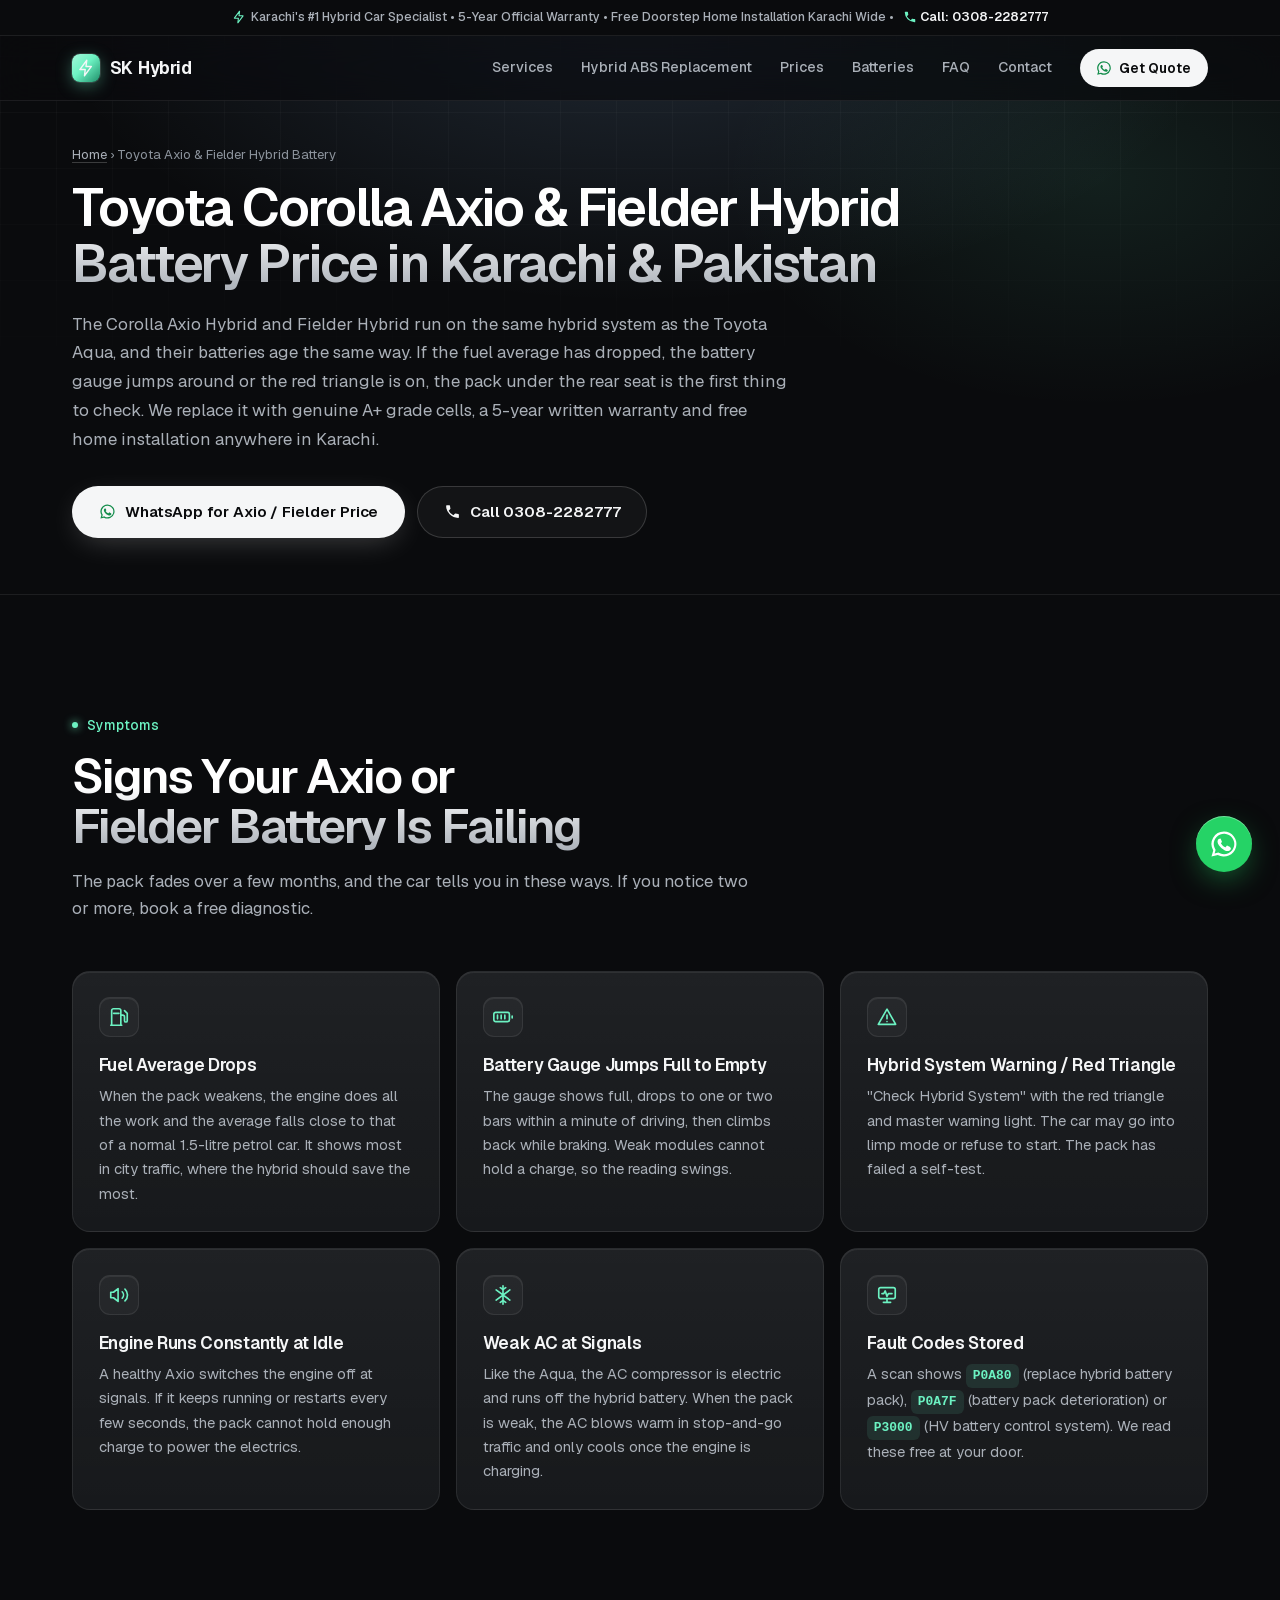
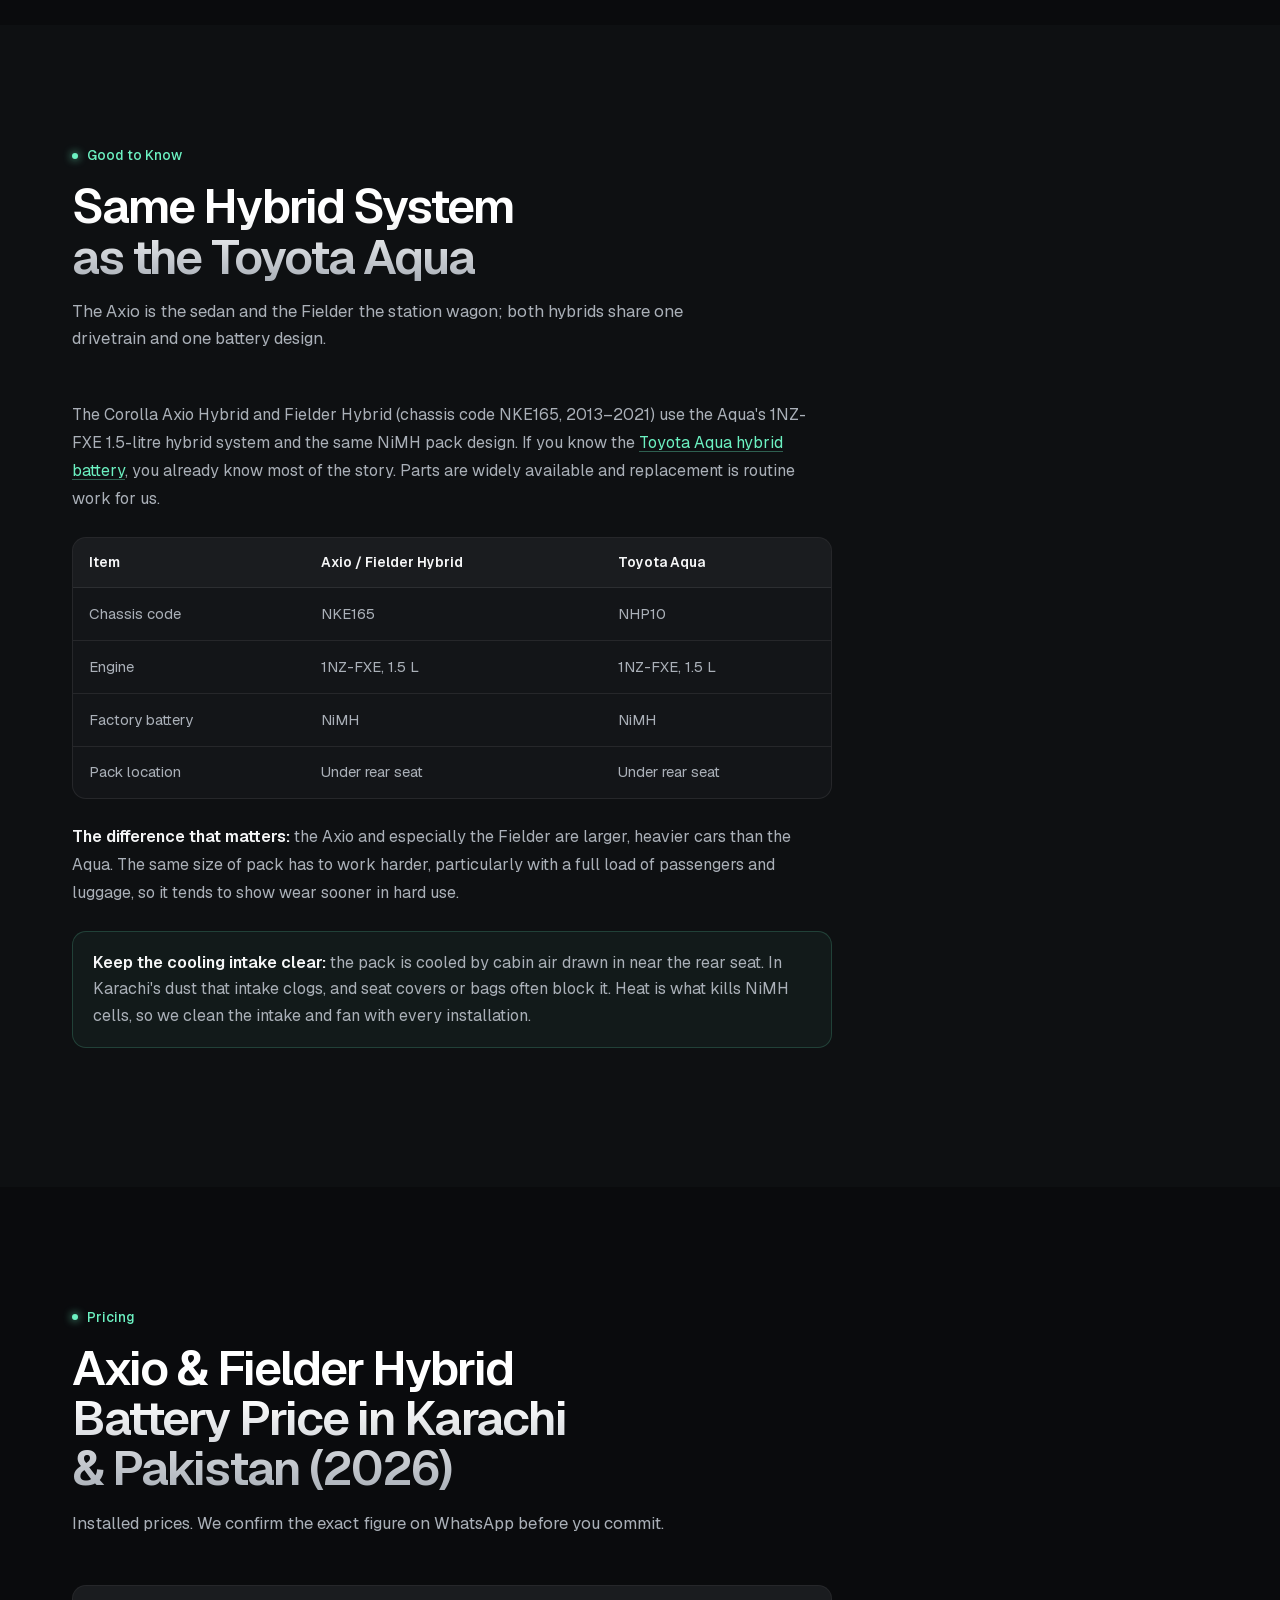
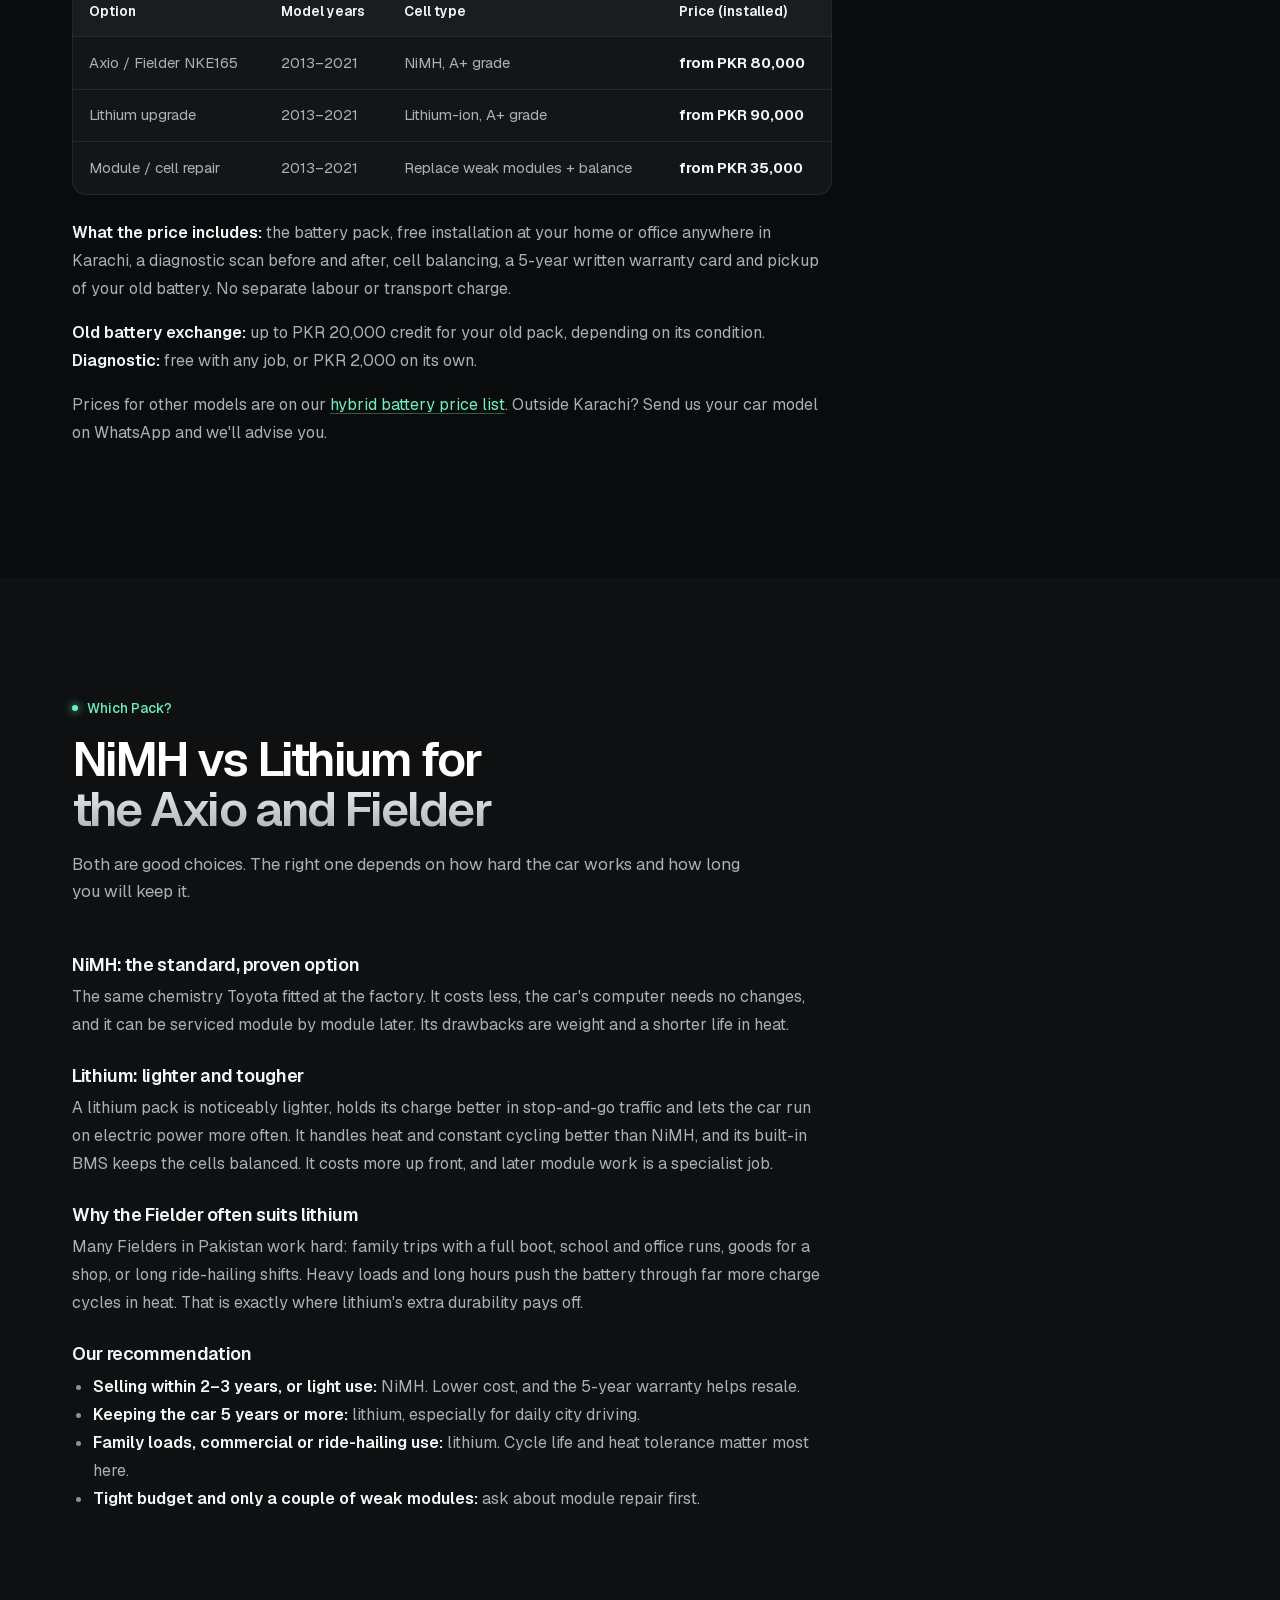
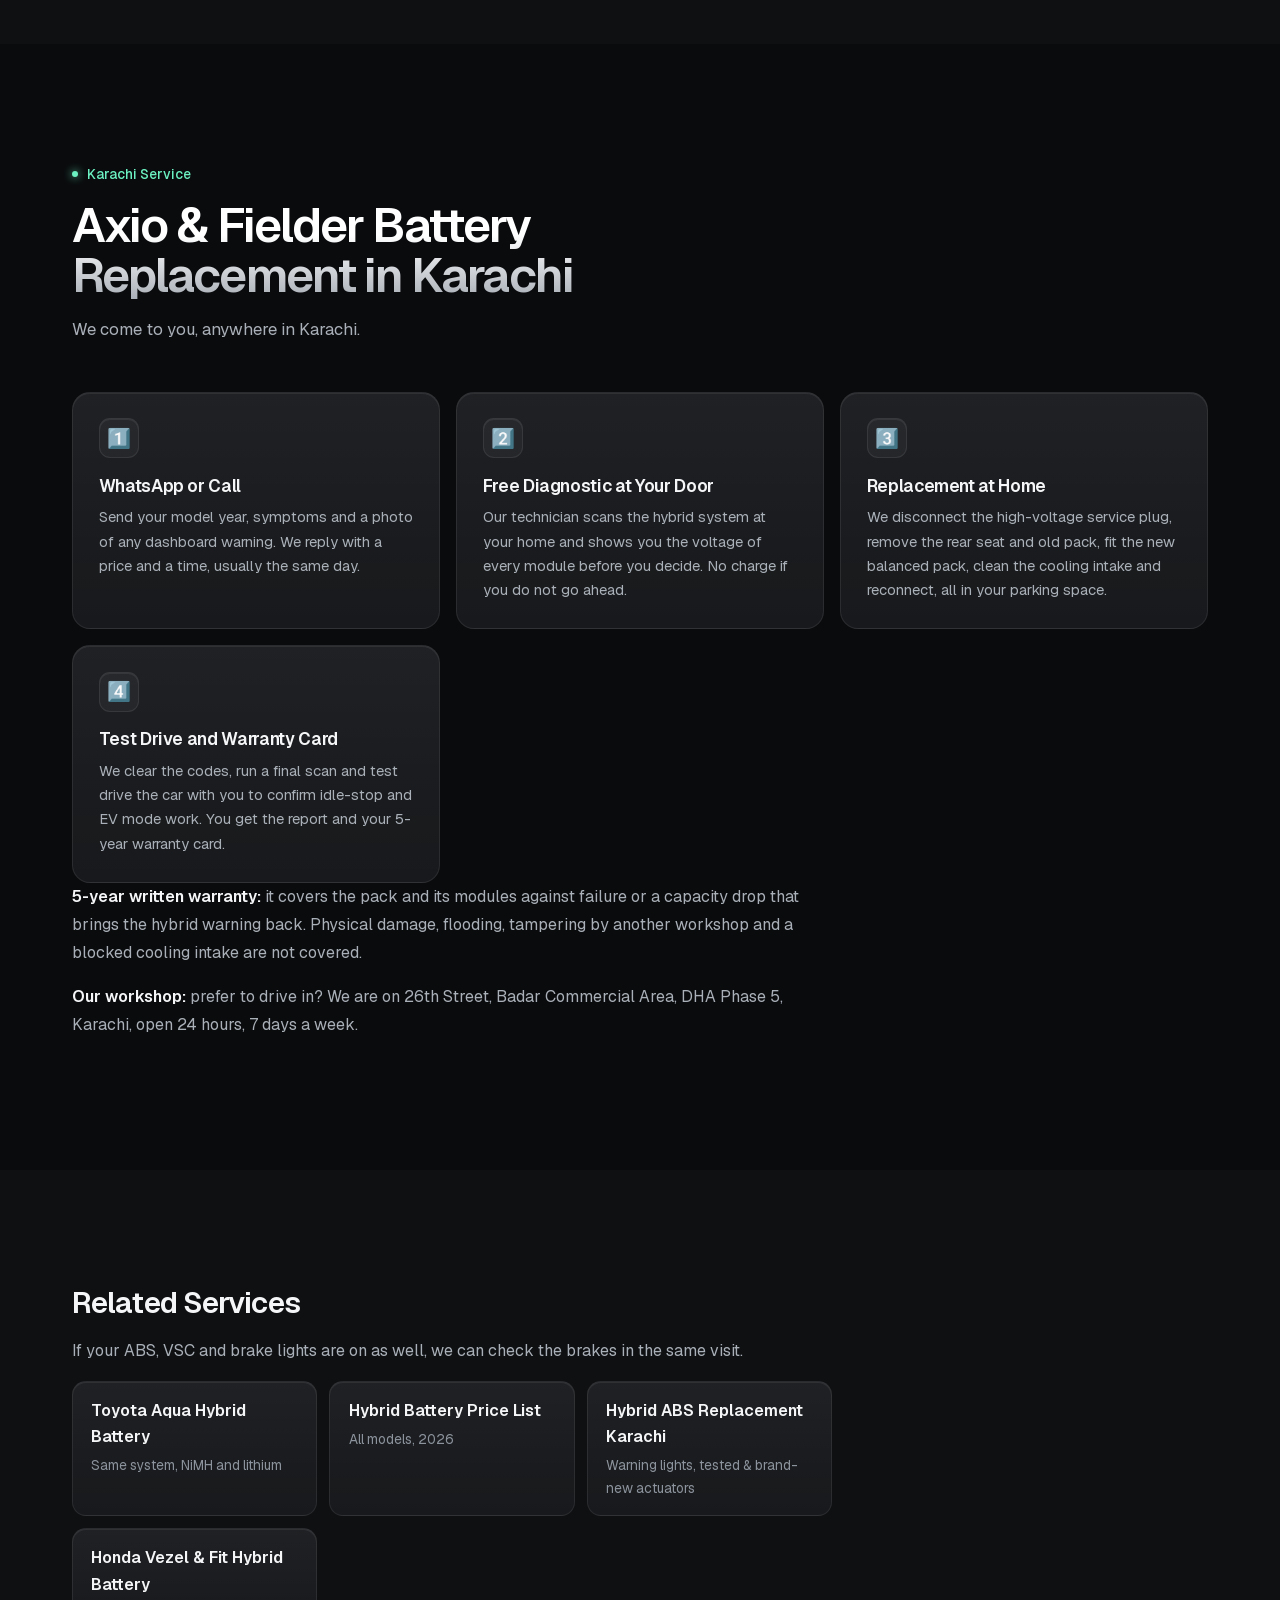
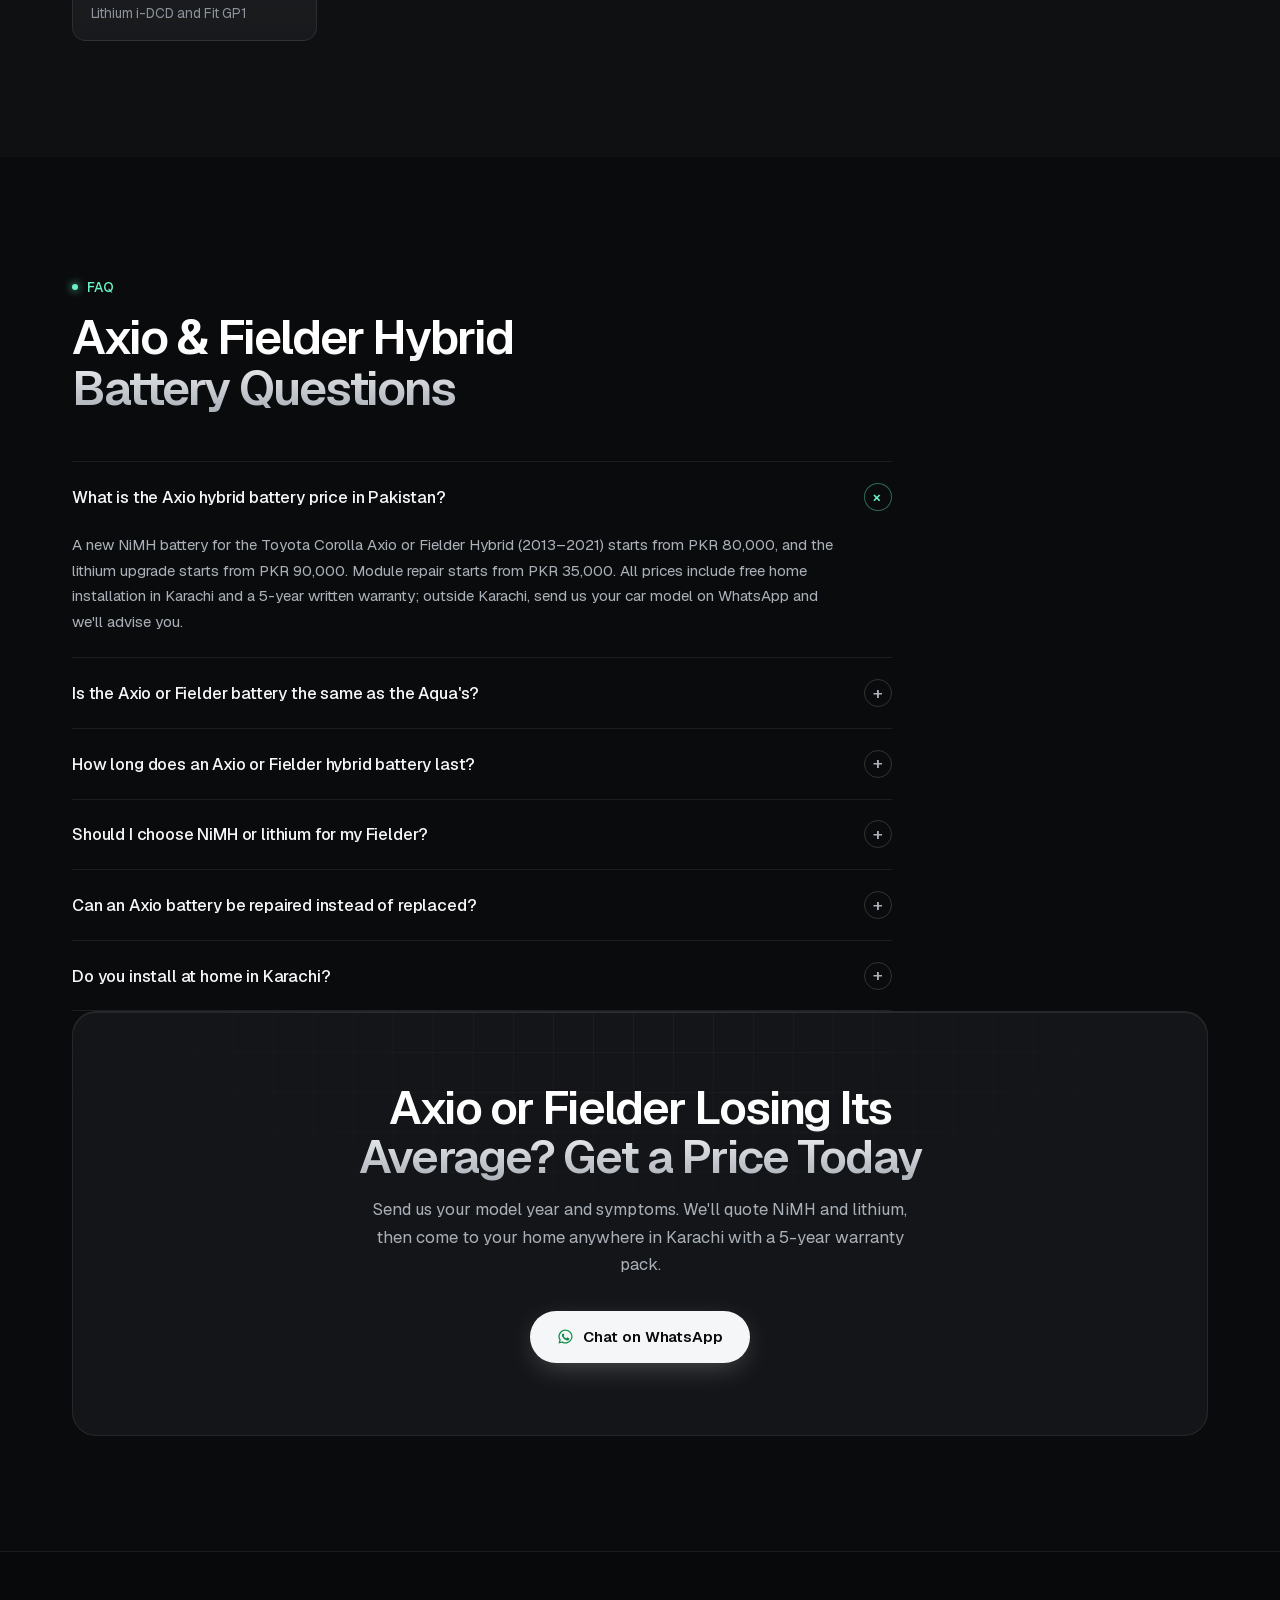
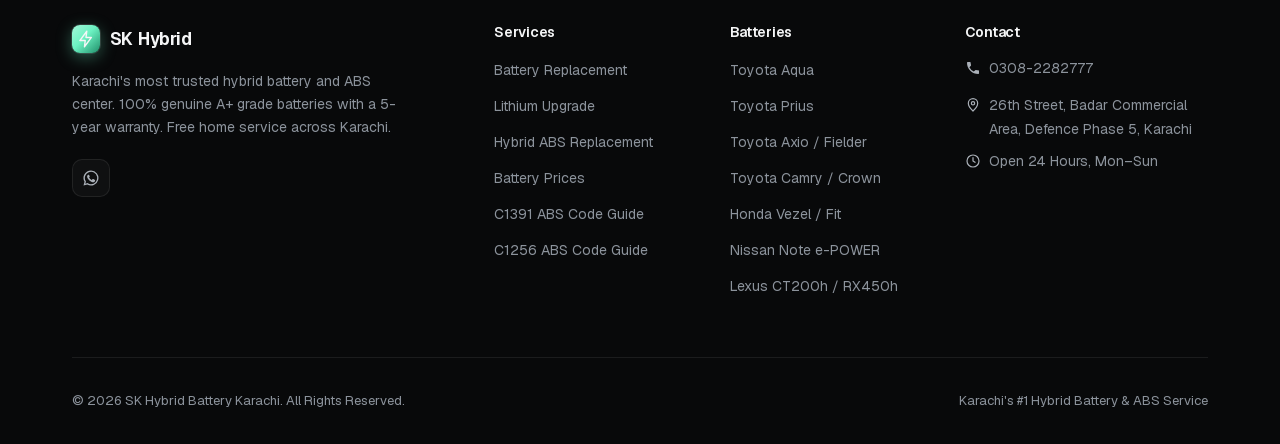
<file: toyota-axio-fielder-hybrid-battery/index.html>
<!DOCTYPE html>
<html lang="en" dir="ltr">
<head>
  <meta charset="UTF-8">
  <meta name="viewport" content="width=device-width, initial-scale=1.0">

  <!-- SEO Meta Tags -->
  <title>Toyota Axio &amp; Fielder Hybrid Battery Price in Karachi &amp; Pakistan (2026) | SK Hybrid Battery</title>
  <meta name="description" content="Toyota Corolla Axio and Fielder Hybrid battery price in Karachi &amp; Pakistan: NiMH from PKR 80,000, lithium from PKR 90,000. 5-year warranty, free home installation in Karachi.">
  <meta name="robots" content="index, follow, max-image-preview:large, max-snippet:-1">
  <link rel="canonical" href="https://www.skhybridbatterys.com/toyota-axio-fielder-hybrid-battery/">

  <!-- Open Graph -->
  <meta property="og:locale" content="en_US">
  <meta property="og:type" content="article">
  <meta property="og:title" content="Toyota Axio &amp; Fielder Hybrid Battery Price in Karachi &amp; Pakistan (2026)">
  <meta property="og:description" content="Axio / Fielder Hybrid (NKE165) battery: NiMH from PKR 80,000, lithium from PKR 90,000. 5-year written warranty, free home installation in Karachi.">
  <meta property="og:url" content="https://www.skhybridbatterys.com/toyota-axio-fielder-hybrid-battery/">
  <meta property="og:site_name" content="SK Hybrid Battery Karachi">
  <meta property="og:image" content="https://www.skhybridbatterys.com/images/hero-battery.jpg">
  <meta name="twitter:card" content="summary_large_image">
  <meta name="twitter:title" content="Toyota Axio &amp; Fielder Hybrid Battery Price in Karachi &amp; Pakistan">
  <meta name="twitter:description" content="Axio and Fielder hybrid battery from PKR 80,000 with 5-year warranty. Free home installation in Karachi.">

  <link rel="icon" href="/favicon.ico" sizes="48x48">
  <link rel="icon" href="/favicon.svg" type="image/svg+xml">
  <link rel="icon" href="/favicon-96.png" type="image/png" sizes="96x96">
  <link rel="apple-touch-icon" href="/apple-touch-icon.png">
  <link rel="manifest" href="/site.webmanifest">
  <link rel="preload" href="/fonts/geist-latin.woff2" as="font" type="font/woff2" crossorigin>
  <link rel="stylesheet" href="/style.css">

  <!-- Google Ads & Conversion Tracking -->
  <script async src="https://www.googletagmanager.com/gtag/js?id=AW-18432583532"></script>
  <script>
    window.dataLayer = window.dataLayer || [];
    function gtag(){dataLayer.push(arguments);}
    gtag('js', new Date());
    gtag('config', 'AW-18432583532');
    function trackAdConversion(type, label) {
      // Google Analytics 4: same clicks as named events (GA4 is loaded through the Ads Google tag)
      if (typeof gtag === 'function' && type !== 'quote-calculator-submit') {
        var gaEvent = /call/.test(type) ? 'click_call' : /direction/.test(type) ? 'click_directions' : type === 'quote_calculator_submit' ? 'quote_request' : 'click_whatsapp';
        gtag('event', gaEvent, { send_to: 'G-RZLM8SD3V3', button_id: type, button_text: String(label || '').slice(0, 100) });
      }
      if (typeof gtag === 'function' && !/direction/.test(type)) { // Directions taps are not leads: GA4 only, not a Google Ads conversion
        gtag('event', 'conversion', { 'send_to': 'AW-18432583532/qbc3CPTk2_UcEOzOq9VE', 'event_category': 'Leads', 'event_label': label || 'SK Hybrid Contact' });
      }
    }
    function gtag_report_conversion(url) {
      var callback = function () { if (typeof(url) != 'undefined') { window.location = url; } };
      if (typeof gtag === 'function') { gtag('event', 'conversion', { 'send_to': 'AW-18432583532/qbc3CPTk2_UcEOzOq9VE', 'event_callback': callback }); }
      return false;
    }
  </script>


  <!-- Schema.org: Product + Breadcrumbs + FAQPage -->
  <script type="application/ld+json">
  {
    "@context": "https://schema.org",
    "@graph": [
      {
        "@type": "Product",
        "@id": "https://www.skhybridbatterys.com/toyota-axio-fielder-hybrid-battery/#product",
        "name": "Toyota Axio & Fielder Hybrid Battery Replacement",
        "url": "https://www.skhybridbatterys.com/toyota-axio-fielder-hybrid-battery/",
        "image": "https://www.skhybridbatterys.com/images/toyota-axio.webp",
        "description": "Replacement hybrid battery pack for Toyota Corolla Axio and Fielder Hybrid (NKE165, 2013–2021) with genuine A+ grade NiMH cells or a lithium upgrade. Price includes free home installation in Karachi, diagnostic scan, cell balancing, old battery pickup and a 5-year written warranty.",
        "brand": {
          "@type": "Brand",
          "name": "Toyota-compatible"
        },
        "category": "Hybrid vehicle battery",
        "offers": {
          "@type": "AggregateOffer",
          "priceCurrency": "PKR",
          "lowPrice": "80000",
          "highPrice": "90000",
          "offerCount": "2",
          "availability": "https://schema.org/InStock",
          "url": "https://www.skhybridbatterys.com/toyota-axio-fielder-hybrid-battery/",
          "areaServed": {
            "@type": "City",
            "name": "Karachi"
          },
          "seller": {
            "@type": "AutoRepair",
            "name": "SK Hybrid Battery Karachi",
            "url": "https://www.skhybridbatterys.com/",
            "telephone": "+92-308-2282777",
            "address": {
              "@type": "PostalAddress",
              "streetAddress": "26th Street, Badar Commercial Area, Defence Phase 5",
              "addressLocality": "Karachi",
              "addressRegion": "Sindh",
              "postalCode": "75500",
              "addressCountry": "PK"
            }
          }
        }
      },
      {
        "@type": "BreadcrumbList",
        "itemListElement": [
          {
            "@type": "ListItem",
            "position": 1,
            "name": "Home",
            "item": "https://www.skhybridbatterys.com/"
          },
          {
            "@type": "ListItem",
            "position": 2,
            "name": "Toyota Axio & Fielder Hybrid Battery",
            "item": "https://www.skhybridbatterys.com/toyota-axio-fielder-hybrid-battery/"
          }
        ]
      },
      {
        "@type": "FAQPage",
        "mainEntity": [
          {
            "@type": "Question",
            "name": "What is the Axio hybrid battery price in Pakistan?",
            "acceptedAnswer": {
              "@type": "Answer",
              "text": "A new NiMH battery for the Toyota Corolla Axio or Fielder Hybrid (2013–2021) starts from PKR 80,000, and the lithium upgrade starts from PKR 90,000. Module repair starts from PKR 35,000. All prices include free home installation in Karachi and a 5-year written warranty; outside Karachi, send us your car model on WhatsApp and we'll advise you."
            }
          },
          {
            "@type": "Question",
            "name": "Is the Axio or Fielder battery the same as the Aqua's?",
            "acceptedAnswer": {
              "@type": "Answer",
              "text": "It is the same NiMH pack design, because the Axio and Fielder Hybrid (NKE165) use the Aqua's 1NZ-FXE hybrid system. It is cooled by cabin air in the same way and fails for the same reasons. We still match the pack to your chassis code and model year before installation."
            }
          },
          {
            "@type": "Question",
            "name": "How long does an Axio or Fielder hybrid battery last?",
            "acceptedAnswer": {
              "@type": "Answer",
              "text": "Most packs we replace are in cars that did several years in Japan before import, so the battery is often older than the owner thinks. Heat, a blocked cooling intake and heavy loads shorten its life. A new NiMH pack from us, with a clean intake, should comfortably cover the 5-year warranty period, and a lithium pack is expected to last longer."
            }
          },
          {
            "@type": "Question",
            "name": "Should I choose NiMH or lithium for my Fielder?",
            "acceptedAnswer": {
              "@type": "Answer",
              "text": "If the car carries a family or goods every day, runs long hours or does ride-hailing, choose lithium: it handles heat and constant use better. If you drive moderate distances or plan to sell within a few years, NiMH is the lower-cost choice and carries the same 5-year warranty."
            }
          },
          {
            "@type": "Question",
            "name": "Can an Axio battery be repaired instead of replaced?",
            "acceptedAnswer": {
              "@type": "Answer",
              "text": "Sometimes. If the scan shows only one or two weak modules and the rest are close in voltage, we can replace those modules and rebalance the pack from PKR 35,000. The other modules are the same age and usually follow later, so for an older pack a full replacement with a 5-year warranty is better value."
            }
          },
          {
            "@type": "Question",
            "name": "Do you install at home in Karachi?",
            "acceptedAnswer": {
              "@type": "Answer",
              "text": "Yes, free of charge, anywhere in Karachi, from DHA and Clifton to Gulshan, North Nazimabad, Malir and Bahria Town. Our technician brings the pack, tools and scanner and does the job in your parking space. You can also drive in to our DHA Phase 5 workshop, open 24 hours."
            }
          }
        ]
      }
    ]
  }
  </script>
</head>

<body>
  <!-- ==================== HEADER ==================== -->
  <header class="site-header" id="site-header">
    <div class="announcement-bar" role="banner">
      <span class="ic ic-bolt" aria-hidden="true"></span> <span class="ab-full">Karachi's #1 Hybrid Car Specialist • </span>5-Year Official Warranty • Free Doorstep Home Installation<span class="ab-full"> Karachi Wide</span> • <a href="tel:+923082282777" data-track="call-header"><span class="ic ic-phone" aria-hidden="true"></span> Call: 0308-2282777</a>
    </div>

    <nav class="navbar" id="navbar" role="navigation" aria-label="Main navigation">
      <div class="container">
        <a href="/" class="logo" id="site-logo" aria-label="SK Hybrid Battery – Home">
          <div class="logo-icon"><span class="ic ic-bolt" aria-hidden="true"></span></div>
          SK<span>Hybrid</span>
        </a>

        <div class="nav-links" id="nav-links" role="menubar">
          <a href="/#services" role="menuitem">Services</a>
          <a href="/abs-repair-karachi/" role="menuitem">Hybrid ABS Replacement</a>
          <a href="/hybrid-battery-price-karachi/" role="menuitem">Prices</a>
          <a href="/#products" role="menuitem">Batteries</a>
          <a href="/#faq" role="menuitem">FAQ</a>
          <a href="/#contact" role="menuitem">Contact</a>
          <a href="https://wa.me/923082282777?text=Hi%20SK%20Hybrid%20Battery%2C%20I%20need%20a%20Toyota%20Axio%20%2F%20Fielder%20hybrid%20battery%20price" class="nav-cta" role="menuitem" target="_blank" rel="noopener" data-track="whatsapp-nav"><span class="ic ic-whatsapp" aria-hidden="true"></span> Get Quote</a>
        </div>

        <button class="mobile-toggle" id="mobile-toggle" aria-label="Toggle menu" aria-expanded="false">
          <span></span><span></span><span></span>
        </button>
      </div>
    </nav>
  </header>
  <div class="nav-overlay" id="nav-overlay"></div>

  <!-- ==================== PAGE HERO ==================== -->
  <section class="page-hero" id="top">
    <div class="container">
      <nav class="breadcrumb" aria-label="Breadcrumb"><a href="/">Home</a> › Toyota Axio &amp; Fielder Hybrid Battery</nav>
      <h1>Toyota Corolla Axio &amp; Fielder Hybrid Battery Price in Karachi &amp; Pakistan</h1>
      <p class="lead">The Corolla Axio Hybrid and Fielder Hybrid run on the same hybrid system as the Toyota Aqua, and their batteries age the same way. If the fuel average has dropped, the battery gauge jumps around or the red triangle is on, the pack under the rear seat is the first thing to check. We replace it with genuine A+ grade cells, a 5-year written warranty and free home installation anywhere in Karachi.</p>
      <div class="hero-actions">
        <a href="https://wa.me/923082282777?text=Hi%20SK%20Hybrid%20Battery%2C%20I%20need%20a%20Toyota%20Axio%20%2F%20Fielder%20hybrid%20battery%20price.%20My%20model%20year%20is%20" class="btn btn-primary" target="_blank" rel="noopener" data-track="axio-hero-whatsapp"><span class="ic ic-whatsapp" aria-hidden="true"></span> WhatsApp for Axio / Fielder Price</a>
        <a href="tel:+923082282777" class="btn btn-secondary" data-track="axio-hero-call"><span class="ic ic-phone" aria-hidden="true"></span> Call 0308-2282777</a>
      </div>
    </div>
  </section>

  <!-- ==================== SYMPTOMS ==================== -->
  <section class="section" id="symptoms">
    <div class="container">
      <div class="section-header reveal">
        <div class="section-label">Symptoms</div>
        <h2>Signs Your Axio or Fielder Battery Is Failing</h2>
        <p>The pack fades over a few months, and the car tells you in these ways. If you notice two or more, book a free diagnostic.</p>
      </div>

      <div class="services-grid">
        <div class="service-card reveal">
          <div class="service-icon"><span class="ic ic-fuel" aria-hidden="true"></span></div>
          <h3>Fuel Average Drops</h3>
          <p>When the pack weakens, the engine does all the work and the average falls close to that of a normal 1.5-litre petrol car. It shows most in city traffic, where the hybrid should save the most.</p>
        </div>
        <div class="service-card reveal">
          <div class="service-icon"><span class="ic ic-battery" aria-hidden="true"></span></div>
          <h3>Battery Gauge Jumps Full to Empty</h3>
          <p>The gauge shows full, drops to one or two bars within a minute of driving, then climbs back while braking. Weak modules cannot hold a charge, so the reading swings.</p>
        </div>
        <div class="service-card reveal">
          <div class="service-icon"><span class="ic ic-alert" aria-hidden="true"></span></div>
          <h3>Hybrid System Warning / Red Triangle</h3>
          <p>"Check Hybrid System" with the red triangle and master warning light. The car may go into limp mode or refuse to start. The pack has failed a self-test.</p>
        </div>
        <div class="service-card reveal">
          <div class="service-icon"><span class="ic ic-sound" aria-hidden="true"></span></div>
          <h3>Engine Runs Constantly at Idle</h3>
          <p>A healthy Axio switches the engine off at signals. If it keeps running or restarts every few seconds, the pack cannot hold enough charge to power the electrics.</p>
        </div>
        <div class="service-card reveal">
          <div class="service-icon"><span class="ic ic-snow" aria-hidden="true"></span></div>
          <h3>Weak AC at Signals</h3>
          <p>Like the Aqua, the AC compressor is electric and runs off the hybrid battery. When the pack is weak, the AC blows warm in stop-and-go traffic and only cools once the engine is charging.</p>
        </div>
        <div class="service-card reveal">
          <div class="service-icon"><span class="ic ic-scan" aria-hidden="true"></span></div>
          <h3>Fault Codes Stored</h3>
          <p>A scan shows <span class="code-chip">P0A80</span> (replace hybrid battery pack), <span class="code-chip">P0A7F</span> (battery pack deterioration) or <span class="code-chip">P3000</span> (HV battery control system). We read these free at your door.</p>
        </div>
      </div>
    </div>
  </section>

  <!-- ==================== SAME AS AQUA ==================== -->
  <section class="section" id="same-as-aqua" style="background: var(--bg-secondary);">
    <div class="container">
      <div class="section-header reveal">
        <div class="section-label">Good to Know</div>
        <h2>Same Hybrid System as the Toyota Aqua</h2>
        <p>The Axio is the sedan and the Fielder the station wagon; both hybrids share one drivetrain and one battery design.</p>
      </div>

      <div class="prose reveal">
        <p>The Corolla Axio Hybrid and Fielder Hybrid (chassis code NKE165, 2013–2021) use the Aqua's 1NZ-FXE 1.5-litre hybrid system and the same NiMH pack design. If you know the <a href="/toyota-aqua-hybrid-battery-karachi/">Toyota Aqua hybrid battery</a>, you already know most of the story. Parts are widely available and replacement is routine work for us.</p>
        <div class="table-wrap">
          <table class="price-table fit">
            <thead>
              <tr><th>Item</th><th>Axio / Fielder Hybrid</th><th>Toyota Aqua</th></tr>
            </thead>
            <tbody>
              <tr><td data-label="Item">Chassis code</td><td data-label="Axio / Fielder Hybrid">NKE165</td><td data-label="Toyota Aqua">NHP10</td></tr>
              <tr><td data-label="Item">Engine</td><td data-label="Axio / Fielder Hybrid">1NZ-FXE, 1.5 L</td><td data-label="Toyota Aqua">1NZ-FXE, 1.5 L</td></tr>
              <tr><td data-label="Item">Factory battery</td><td data-label="Axio / Fielder Hybrid">NiMH</td><td data-label="Toyota Aqua">NiMH</td></tr>
              <tr><td data-label="Item">Pack location</td><td data-label="Axio / Fielder Hybrid">Under rear seat</td><td data-label="Toyota Aqua">Under rear seat</td></tr>
            </tbody>
          </table>
        </div>
        <p><strong>The difference that matters:</strong> the Axio and especially the Fielder are larger, heavier cars than the Aqua. The same size of pack has to work harder, particularly with a full load of passengers and luggage, so it tends to show wear sooner in hard use.</p>
        <div class="note-box">
          <strong>Keep the cooling intake clear:</strong> the pack is cooled by cabin air drawn in near the rear seat. In Karachi's dust that intake clogs, and seat covers or bags often block it. Heat is what kills NiMH cells, so we clean the intake and fan with every installation.
        </div>
      </div>
    </div>
  </section>

  <!-- ==================== PRICES ==================== -->
  <section class="section" id="axio-prices">
    <div class="container">
      <div class="section-header reveal">
        <div class="section-label">Pricing</div>
        <h2>Axio &amp; Fielder Hybrid Battery Price in Karachi &amp; Pakistan (2026)</h2>
        <p>Installed prices. We confirm the exact figure on WhatsApp before you commit.</p>
      </div>

      <div class="prose reveal">
        <div class="table-wrap">
          <!-- PRICE: owner-set 2026-09-27 -->
          <table class="price-table fit">
            <thead>
              <tr><th>Option</th><th>Model years</th><th>Cell type</th><th>Price (installed)</th></tr>
            </thead>
            <tbody>
              <tr><td data-label="Option">Axio / Fielder NKE165</td><td data-label="Model years">2013–2021</td><td data-label="Cell type">NiMH, A+ grade</td><td class="price wide" data-label="Price (installed)">from PKR 80,000</td></tr>
              <tr><td data-label="Option">Lithium upgrade</td><td data-label="Model years">2013–2021</td><td data-label="Cell type">Lithium-ion, A+ grade</td><td class="price wide" data-label="Price (installed)">from PKR 90,000</td></tr>
              <tr><td data-label="Option">Module / cell repair</td><td class="wide" data-label="Model years">2013–2021</td><td class="wide" data-label="Cell type">Replace weak modules + balance</td><td class="price wide" data-label="Price (installed)">from PKR 35,000</td></tr>
            </tbody>
          </table>
        </div>
        <p><strong>What the price includes:</strong> the battery pack, free installation at your home or office anywhere in Karachi, a diagnostic scan before and after, cell balancing, a 5-year written warranty card and pickup of your old battery. No separate labour or transport charge.</p>
        <p><strong>Old battery exchange:</strong> up to PKR 20,000 credit for your old pack, depending on its condition. <strong>Diagnostic:</strong> free with any job, or PKR 2,000 on its own.</p>
        <p>Prices for other models are on our <a href="/hybrid-battery-price-karachi/">hybrid battery price list</a>. Outside Karachi? Send us your car model on WhatsApp and we'll advise you.</p>
      </div>
    </div>
  </section>

  <!-- ==================== NIMH VS LITHIUM ==================== -->
  <section class="section" id="nimh-vs-lithium" style="background: var(--bg-secondary);">
    <div class="container">
      <div class="section-header reveal">
        <div class="section-label">Which Pack?</div>
        <h2>NiMH vs Lithium for the Axio and Fielder</h2>
        <p>Both are good choices. The right one depends on how hard the car works and how long you will keep it.</p>
      </div>

      <div class="prose reveal">
        <h3>NiMH: the standard, proven option</h3>
        <p>The same chemistry Toyota fitted at the factory. It costs less, the car's computer needs no changes, and it can be serviced module by module later. Its drawbacks are weight and a shorter life in heat.</p>

        <h3>Lithium: lighter and tougher</h3>
        <p>A lithium pack is noticeably lighter, holds its charge better in stop-and-go traffic and lets the car run on electric power more often. It handles heat and constant cycling better than NiMH, and its built-in BMS keeps the cells balanced. It costs more up front, and later module work is a specialist job.</p>

        <h3>Why the Fielder often suits lithium</h3>
        <p>Many Fielders in Pakistan work hard: family trips with a full boot, school and office runs, goods for a shop, or long ride-hailing shifts. Heavy loads and long hours push the battery through far more charge cycles in heat. That is exactly where lithium's extra durability pays off.</p>

        <h3>Our recommendation</h3>
        <ul>
          <li><strong>Selling within 2–3 years, or light use:</strong> NiMH. Lower cost, and the 5-year warranty helps resale.</li>
          <li><strong>Keeping the car 5 years or more:</strong> lithium, especially for daily city driving.</li>
          <li><strong>Family loads, commercial or ride-hailing use:</strong> lithium. Cycle life and heat tolerance matter most here.</li>
          <li><strong>Tight budget and only a couple of weak modules:</strong> ask about module repair first.</li>
        </ul>
      </div>
    </div>
  </section>

  <!-- ==================== REPLACEMENT IN KARACHI ==================== -->
  <section class="section" id="replacement-karachi">
    <div class="container">
      <div class="section-header reveal">
        <div class="section-label">Karachi Service</div>
        <h2>Axio &amp; Fielder Battery Replacement in Karachi</h2>
        <p>We come to you, anywhere in Karachi.</p>
      </div>
      <div class="services-grid">
        <div class="service-card reveal">
          <div class="service-icon">1️⃣</div>
          <h3>WhatsApp or Call</h3>
          <p>Send your model year, symptoms and a photo of any dashboard warning. We reply with a price and a time, usually the same day.</p>
        </div>
        <div class="service-card reveal">
          <div class="service-icon">2️⃣</div>
          <h3>Free Diagnostic at Your Door</h3>
          <p>Our technician scans the hybrid system at your home and shows you the voltage of every module before you decide. No charge if you do not go ahead.</p>
        </div>
        <div class="service-card reveal">
          <div class="service-icon">3️⃣</div>
          <h3>Replacement at Home</h3>
          <p>We disconnect the high-voltage service plug, remove the rear seat and old pack, fit the new balanced pack, clean the cooling intake and reconnect, all in your parking space.</p>
        </div>
        <div class="service-card reveal">
          <div class="service-icon">4️⃣</div>
          <h3>Test Drive and Warranty Card</h3>
          <p>We clear the codes, run a final scan and test drive the car with you to confirm idle-stop and EV mode work. You get the report and your 5-year warranty card.</p>
        </div>
      </div>

      <div class="prose reveal">
        <p><strong>5-year written warranty:</strong> it covers the pack and its modules against failure or a capacity drop that brings the hybrid warning back. Physical damage, flooding, tampering by another workshop and a blocked cooling intake are not covered.</p>
        <p><strong>Our workshop:</strong> prefer to drive in? We are on 26th Street, Badar Commercial Area, DHA Phase 5, Karachi, open 24 hours, 7 days a week.</p>
      </div>
    </div>
  </section>

  <!-- ==================== RELATED ==================== -->
  <section class="section" id="related" style="background: var(--bg-secondary);">
    <div class="container">
      <div class="prose reveal">
        <h2>Related Services</h2>
        <p>If your ABS, VSC and brake lights are on as well, we can check the brakes in the same visit.</p>
        <div class="related-links">
          <a href="/toyota-aqua-hybrid-battery-karachi/">Toyota Aqua Hybrid Battery <span>Same system, NiMH and lithium</span></a>
          <a href="/hybrid-battery-price-karachi/">Hybrid Battery Price List <span>All models, 2026</span></a>
          <a href="/abs-repair-karachi/">Hybrid ABS Replacement Karachi <span>Warning lights, tested &amp; brand-new actuators</span></a>
          <a href="/honda-vezel-fit-hybrid-battery/">Honda Vezel &amp; Fit Hybrid Battery <span>Lithium i-DCD and Fit GP1</span></a>
        </div>
      </div>
    </div>
  </section>

  <!-- ==================== FAQ ==================== -->
  <section class="section" id="faq">
    <div class="container">
      <div class="section-header reveal">
        <div class="section-label">FAQ</div>
        <h2>Axio &amp; Fielder Hybrid Battery Questions</h2>
      </div>

      <div class="faq-grid reveal">
        <div class="faq-item active">
          <button class="faq-question" aria-expanded="true"><span>What is the Axio hybrid battery price in Pakistan?</span><span class="faq-icon">+</span></button>
          <div class="faq-answer"><p>A new NiMH battery for the Toyota Corolla Axio or Fielder Hybrid (2013–2021) starts from PKR 80,000, and the lithium upgrade starts from PKR 90,000. Module repair starts from PKR 35,000. All prices include free home installation in Karachi and a 5-year written warranty; outside Karachi, send us your car model on WhatsApp and we'll advise you.</p></div>
        </div>
        <div class="faq-item">
          <button class="faq-question" aria-expanded="false"><span>Is the Axio or Fielder battery the same as the Aqua's?</span><span class="faq-icon">+</span></button>
          <div class="faq-answer"><p>It is the same NiMH pack design, because the Axio and Fielder Hybrid (NKE165) use the Aqua's 1NZ-FXE hybrid system. It is cooled by cabin air in the same way and fails for the same reasons. We still match the pack to your chassis code and model year before installation.</p></div>
        </div>
        <div class="faq-item">
          <button class="faq-question" aria-expanded="false"><span>How long does an Axio or Fielder hybrid battery last?</span><span class="faq-icon">+</span></button>
          <div class="faq-answer"><p>Most packs we replace are in cars that did several years in Japan before import, so the battery is often older than the owner thinks. Heat, a blocked cooling intake and heavy loads shorten its life. A new NiMH pack from us, with a clean intake, should comfortably cover the 5-year warranty period, and a lithium pack is expected to last longer.</p></div>
        </div>
        <div class="faq-item">
          <button class="faq-question" aria-expanded="false"><span>Should I choose NiMH or lithium for my Fielder?</span><span class="faq-icon">+</span></button>
          <div class="faq-answer"><p>If the car carries a family or goods every day, runs long hours or does ride-hailing, choose lithium: it handles heat and constant use better. If you drive moderate distances or plan to sell within a few years, NiMH is the lower-cost choice and carries the same 5-year warranty.</p></div>
        </div>
        <div class="faq-item">
          <button class="faq-question" aria-expanded="false"><span>Can an Axio battery be repaired instead of replaced?</span><span class="faq-icon">+</span></button>
          <div class="faq-answer"><p>Sometimes. If the scan shows only one or two weak modules and the rest are close in voltage, we can replace those modules and rebalance the pack from PKR 35,000. The other modules are the same age and usually follow later, so for an older pack a full replacement with a 5-year warranty is better value.</p></div>
        </div>
        <div class="faq-item">
          <button class="faq-question" aria-expanded="false"><span>Do you install at home in Karachi?</span><span class="faq-icon">+</span></button>
          <div class="faq-answer"><p>Yes, free of charge, anywhere in Karachi, from DHA and Clifton to Gulshan, North Nazimabad, Malir and Bahria Town. Our technician brings the pack, tools and scanner and does the job in your parking space. You can also drive in to our DHA Phase 5 workshop, open 24 hours.</p></div>
        </div>
      </div>

      <!-- CTA Banner -->
      <div class="cta-banner reveal" id="cta-section">
        <h2>Axio or Fielder Losing Its Average? Get a Price Today</h2>
        <p>Send us your model year and symptoms. We'll quote NiMH and lithium, then come to your home anywhere in Karachi with a 5-year warranty pack.</p>
        <a href="https://wa.me/923082282777?text=Hi%20SK%20Hybrid%20Battery%2C%20please%20quote%20a%20Toyota%20Axio%20%2F%20Fielder%20hybrid%20battery%20with%20home%20installation%20in%20Karachi.%20My%20model%20year%20is%20" class="btn" target="_blank" rel="noopener" data-track="axio-cta-whatsapp"><span class="ic ic-whatsapp" aria-hidden="true"></span> Chat on WhatsApp</a>
      </div>
    </div>
  </section>

  <!-- ==================== FOOTER ==================== -->
  <footer class="footer" id="footer" role="contentinfo">
    <div class="container">
      <div class="footer-grid">
        <div class="footer-about">
          <a href="/" class="logo" aria-label="SK Hybrid Battery – Home"><div class="logo-icon"><span class="ic ic-bolt" aria-hidden="true"></span></div>SK<span>Hybrid</span></a>
          <p>Karachi's most trusted hybrid battery and ABS center. 100% genuine A+ grade batteries with a 5-year warranty. Free home service across Karachi.</p>
          <div class="footer-social">
            <a href="https://wa.me/923082282777" aria-label="WhatsApp" target="_blank" rel="noopener" data-track="footer-whatsapp"><span class="ic ic-whatsapp" aria-hidden="true"></span></a>
          </div>
        </div>
        <div class="footer-column">
          <h4>Services</h4>
          <ul>
            <li><a href="/#services">Battery Replacement</a></li>
            <li><a href="/#services">Lithium Upgrade</a></li>
            <li><a href="/abs-repair-karachi/">Hybrid ABS Replacement</a></li>
            <li><a href="/hybrid-battery-price-karachi/">Battery Prices</a></li>
            <li><a href="/c1391-code-toyota-prius-aqua/">C1391 ABS Code Guide</a></li>
            <li><a href="/c1256-code-toyota-prius-aqua/">C1256 ABS Code Guide</a></li>
          </ul>
        </div>
        <div class="footer-column">
          <h4>Batteries</h4>
          <ul>
            <li><a href="/toyota-aqua-hybrid-battery-karachi/">Toyota Aqua</a></li>
            <li><a href="/toyota-prius-hybrid-battery-karachi/">Toyota Prius</a></li>
            <li><a href="/toyota-axio-fielder-hybrid-battery/">Toyota Axio / Fielder</a></li>
            <li><a href="/toyota-camry-crown-hybrid-battery/">Toyota Camry / Crown</a></li>
            <li><a href="/honda-vezel-fit-hybrid-battery/">Honda Vezel / Fit</a></li>
            <li><a href="/nissan-note-e-power-battery/">Nissan Note e-POWER</a></li>
            <li><a href="/lexus-hybrid-battery/">Lexus CT200h / RX450h</a></li>
          </ul>
        </div>
        <div class="footer-column">
          <h4>Contact</h4>
          <ul>
            <li><a href="tel:+923082282777" data-track="footer-call"><span class="ic ic-phone" aria-hidden="true"></span> 0308-2282777</a></li>
            <li><a href="https://www.google.com/maps/dir/?api=1&destination=24.799278,67.047952" target="_blank" rel="noopener"><span class="ic ic-pin" aria-hidden="true"></span> 26th Street, Badar Commercial Area, Defence Phase 5, Karachi</a></li>
            <li><a href="/#contact"><span class="ic ic-clock" aria-hidden="true"></span> Open 24 Hours, Mon–Sun</a></li>
          </ul>
        </div>
      </div>
      <div class="footer-bottom">
        <p>© 2026 SK Hybrid Battery Karachi. All Rights Reserved.</p>
        <p>Karachi's #1 Hybrid Battery &amp; ABS Service</p>
      </div>
    </div>
  </footer>

  <a href="https://wa.me/923082282777?text=Hi%2C%20I%20need%20a%20Toyota%20Axio%20%2F%20Fielder%20hybrid%20battery%20price" class="whatsapp-float" id="whatsapp-float" target="_blank" rel="noopener" aria-label="Chat on WhatsApp" data-track="whatsapp-float"><span class="ic ic-whatsapp" aria-hidden="true"></span></a>
  <button class="scroll-top" id="scroll-top" aria-label="Scroll to top">↑</button>

  <div class="mobile-action-bar" role="navigation" aria-label="Mobile Quick Actions">
    <div class="mobile-action-bar-inner">
      <a href="tel:+923082282777" class="mobile-action-btn btn-call" data-track="mobile-bar-call"><span class="btn-icon"><span class="ic ic-phone" aria-hidden="true"></span></span><span>Call Now</span></a>
      <a href="https://wa.me/923082282777?text=Hi%20SK%20Hybrid%20Battery%2C%20I%20need%20a%20Toyota%20Axio%20%2F%20Fielder%20hybrid%20battery%20price.%20My%20model%20year%20is%20" target="_blank" rel="noopener" class="mobile-action-btn btn-whatsapp" data-track="mobile-bar-whatsapp"><span class="btn-icon"><span class="ic ic-whatsapp" aria-hidden="true"></span></span><span>WhatsApp Quote</span></a>
      <a href="https://www.google.com/maps/dir/?api=1&destination=24.799278,67.047952" target="_blank" rel="noopener" class="mobile-action-btn btn-directions" data-track="mobile-bar-directions"><span class="btn-icon"><span class="ic ic-pin" aria-hidden="true"></span></span><span>Directions</span></a>
    </div>
  </div>

  <script>
    const siteHeader = document.getElementById('site-header');
    const navbar = document.getElementById('navbar');
    const scrollTopBtn = document.getElementById('scroll-top');
    window.addEventListener('scroll', () => {
      const y = window.scrollY;
      siteHeader.classList.toggle('scrolled', y > 60);
      navbar.classList.toggle('scrolled', y > 60);
      scrollTopBtn.classList.toggle('visible', y > 500);
    });
    const toggle = document.getElementById('mobile-toggle');
    const navLinks = document.getElementById('nav-links');
    const overlay = document.getElementById('nav-overlay');
    function closeMenu() { navLinks.classList.remove('open'); overlay.classList.remove('open'); toggle.classList.remove('active'); toggle.setAttribute('aria-expanded', 'false'); }
    toggle.addEventListener('click', () => { const isOpen = navLinks.classList.toggle('open'); overlay.classList.toggle('open'); toggle.classList.toggle('active'); toggle.setAttribute('aria-expanded', isOpen); });
    overlay.addEventListener('click', closeMenu);
    navLinks.querySelectorAll('a').forEach(link => link.addEventListener('click', closeMenu));
    scrollTopBtn.addEventListener('click', () => window.scrollTo({ top: 0, behavior: 'smooth' }));
    const revealObserver = new IntersectionObserver((entries) => {
      entries.forEach(entry => { if (entry.isIntersecting) { entry.target.classList.add('visible'); revealObserver.unobserve(entry.target); } });
    }, { threshold: 0.1, rootMargin: '0px 0px -50px 0px' });
    document.querySelectorAll('.reveal').forEach(el => revealObserver.observe(el));
    document.querySelectorAll('.faq-question').forEach(button => {
      button.addEventListener('click', () => {
        const item = button.parentElement; const isActive = item.classList.contains('active');
        document.querySelectorAll('.faq-item').forEach(other => { other.classList.remove('active'); other.querySelector('.faq-question').setAttribute('aria-expanded', 'false'); });
        if (!isActive) { item.classList.add('active'); button.setAttribute('aria-expanded', 'true'); }
      });
    });
    document.querySelectorAll('[data-track]').forEach(el => {
      el.addEventListener('click', () => { if (typeof trackAdConversion === 'function') trackAdConversion(el.getAttribute('data-track'), el.innerText.trim() || 'CTA'); });
    });
  </script>
  <script src="/js/hide-prices.js"></script>
</body>
</html>
</file>
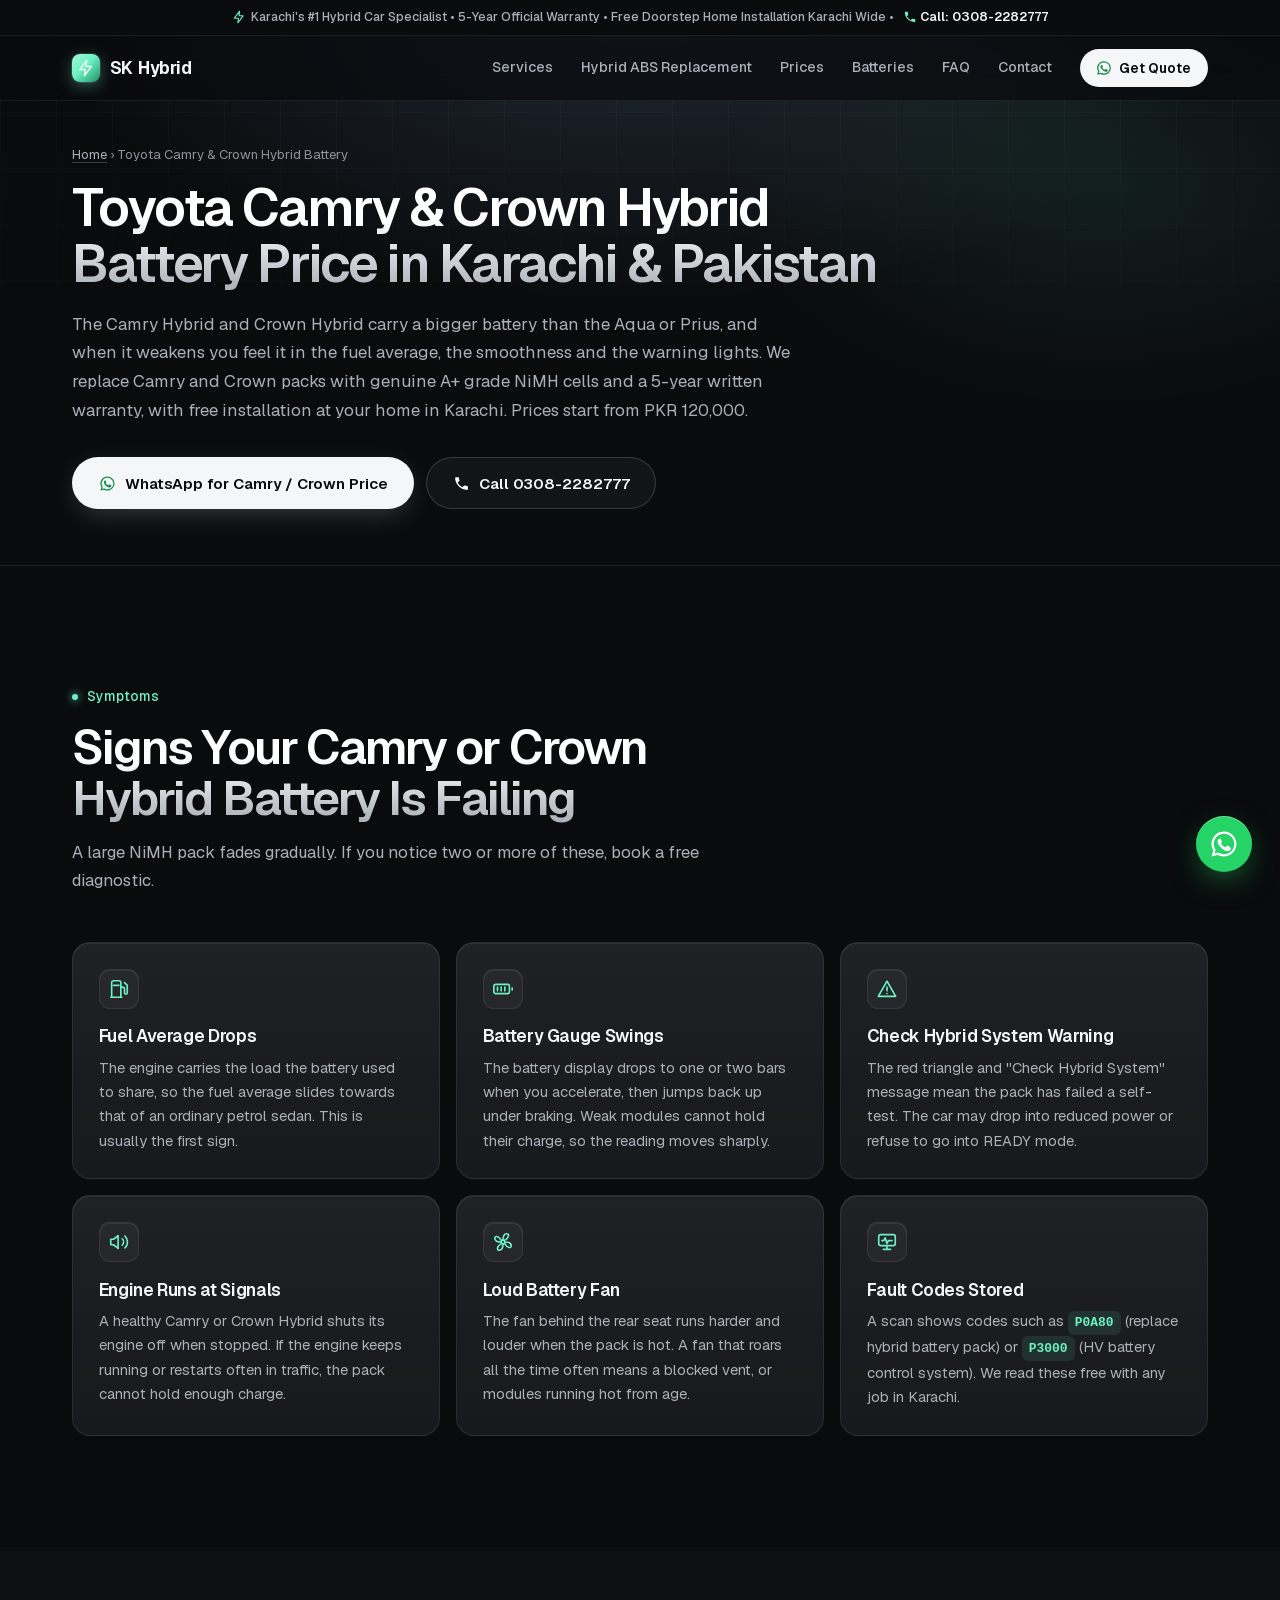
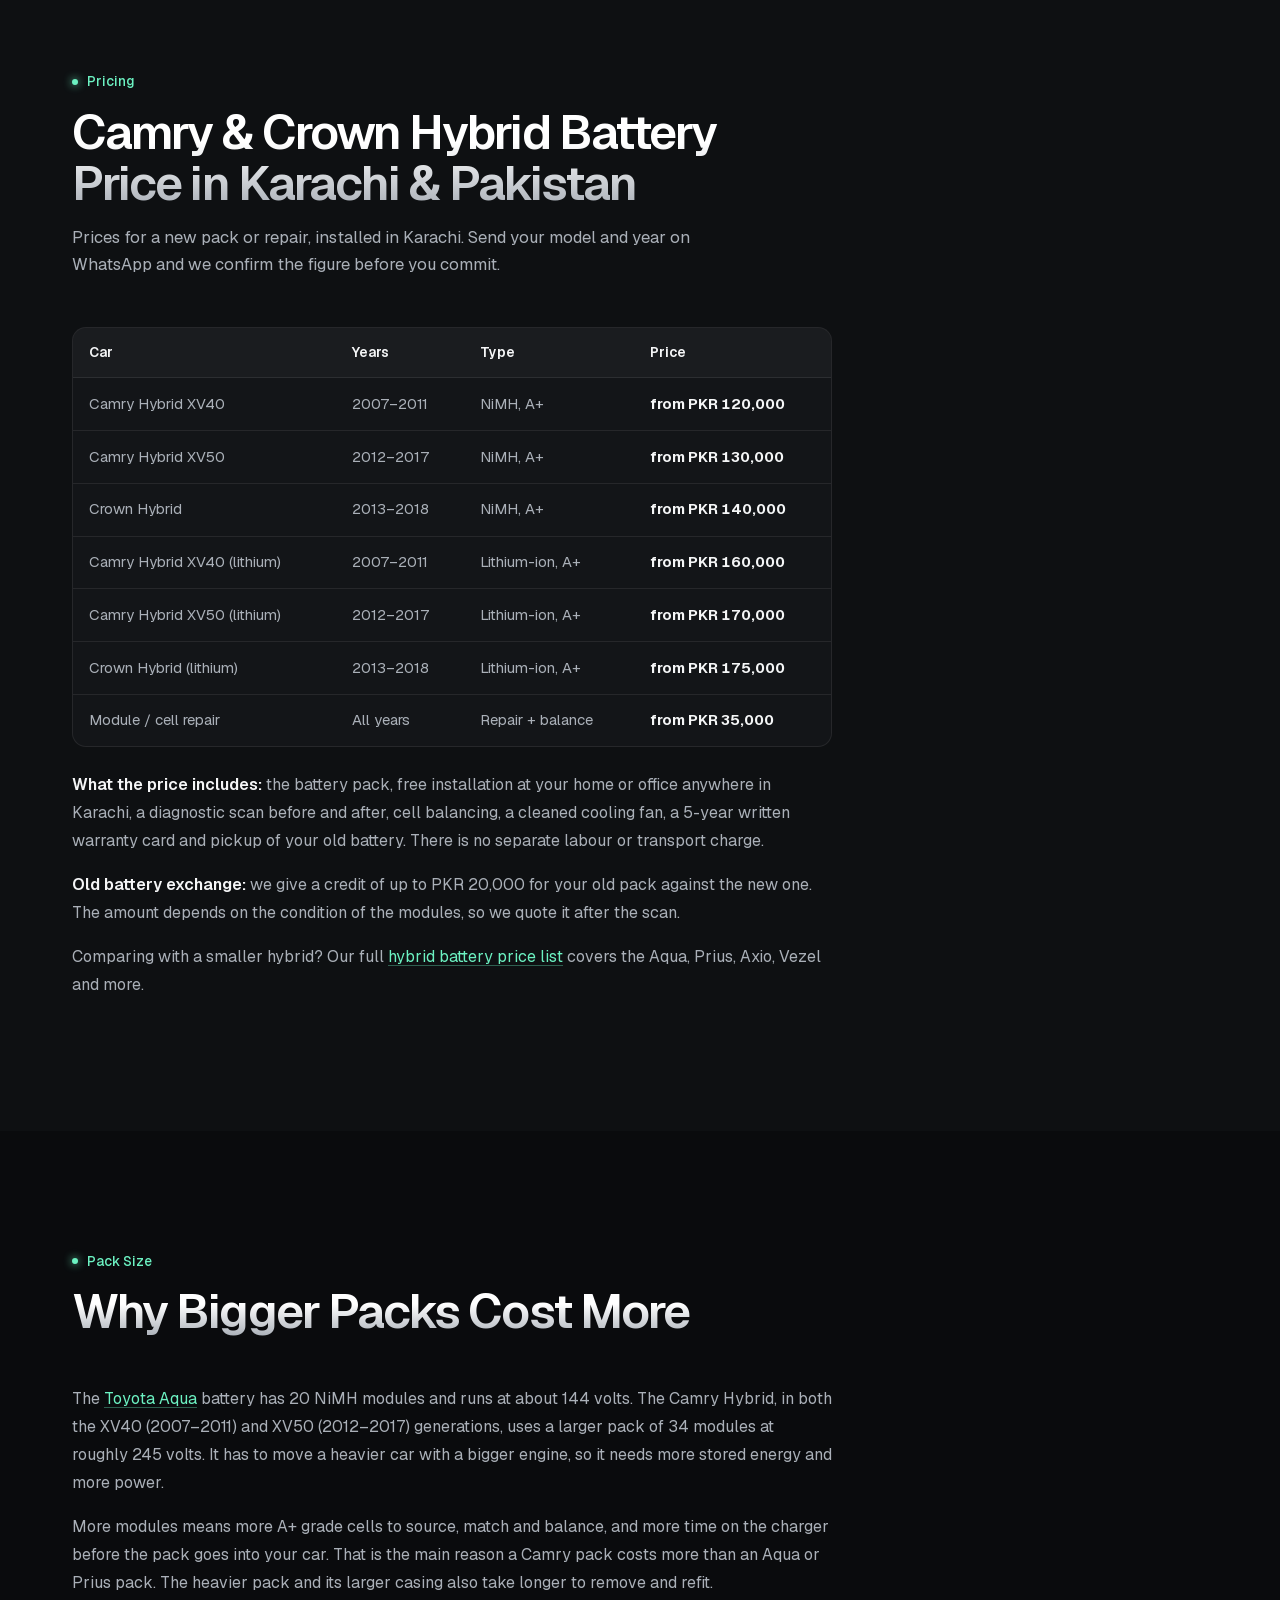
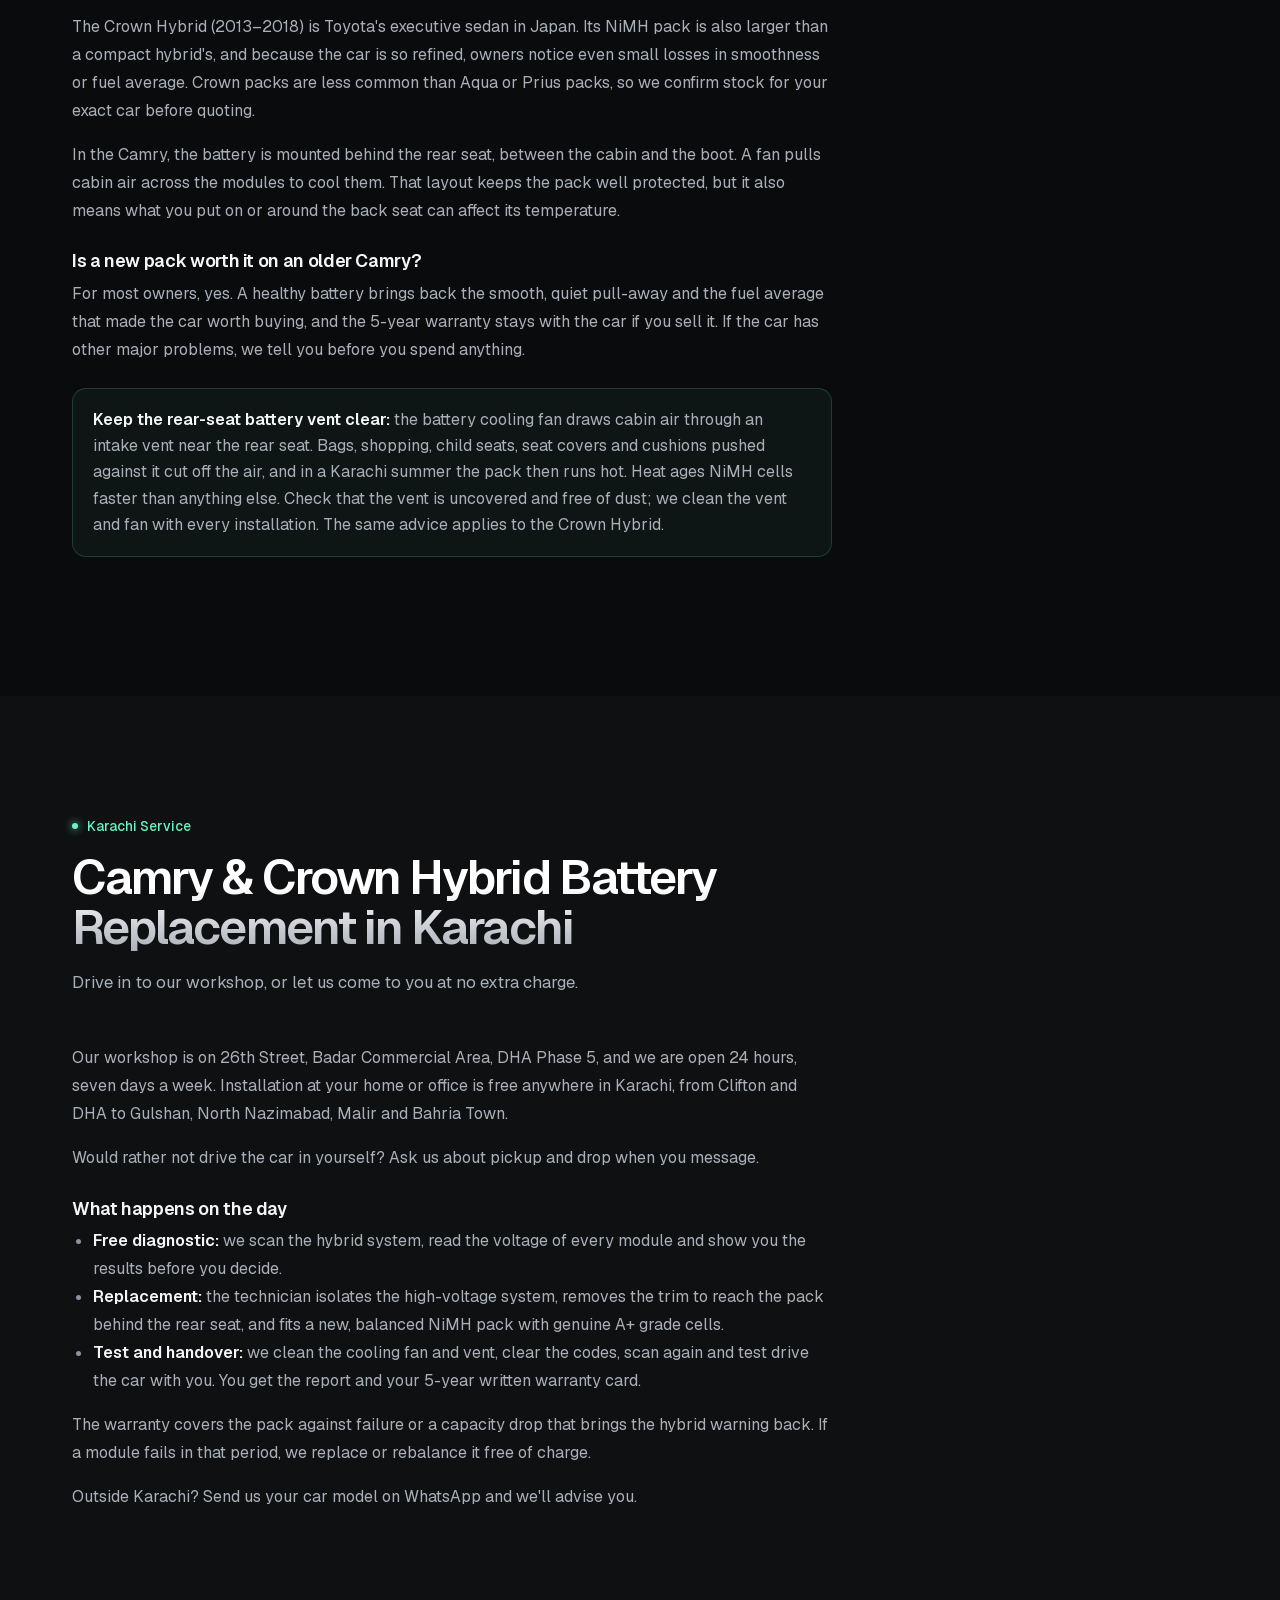
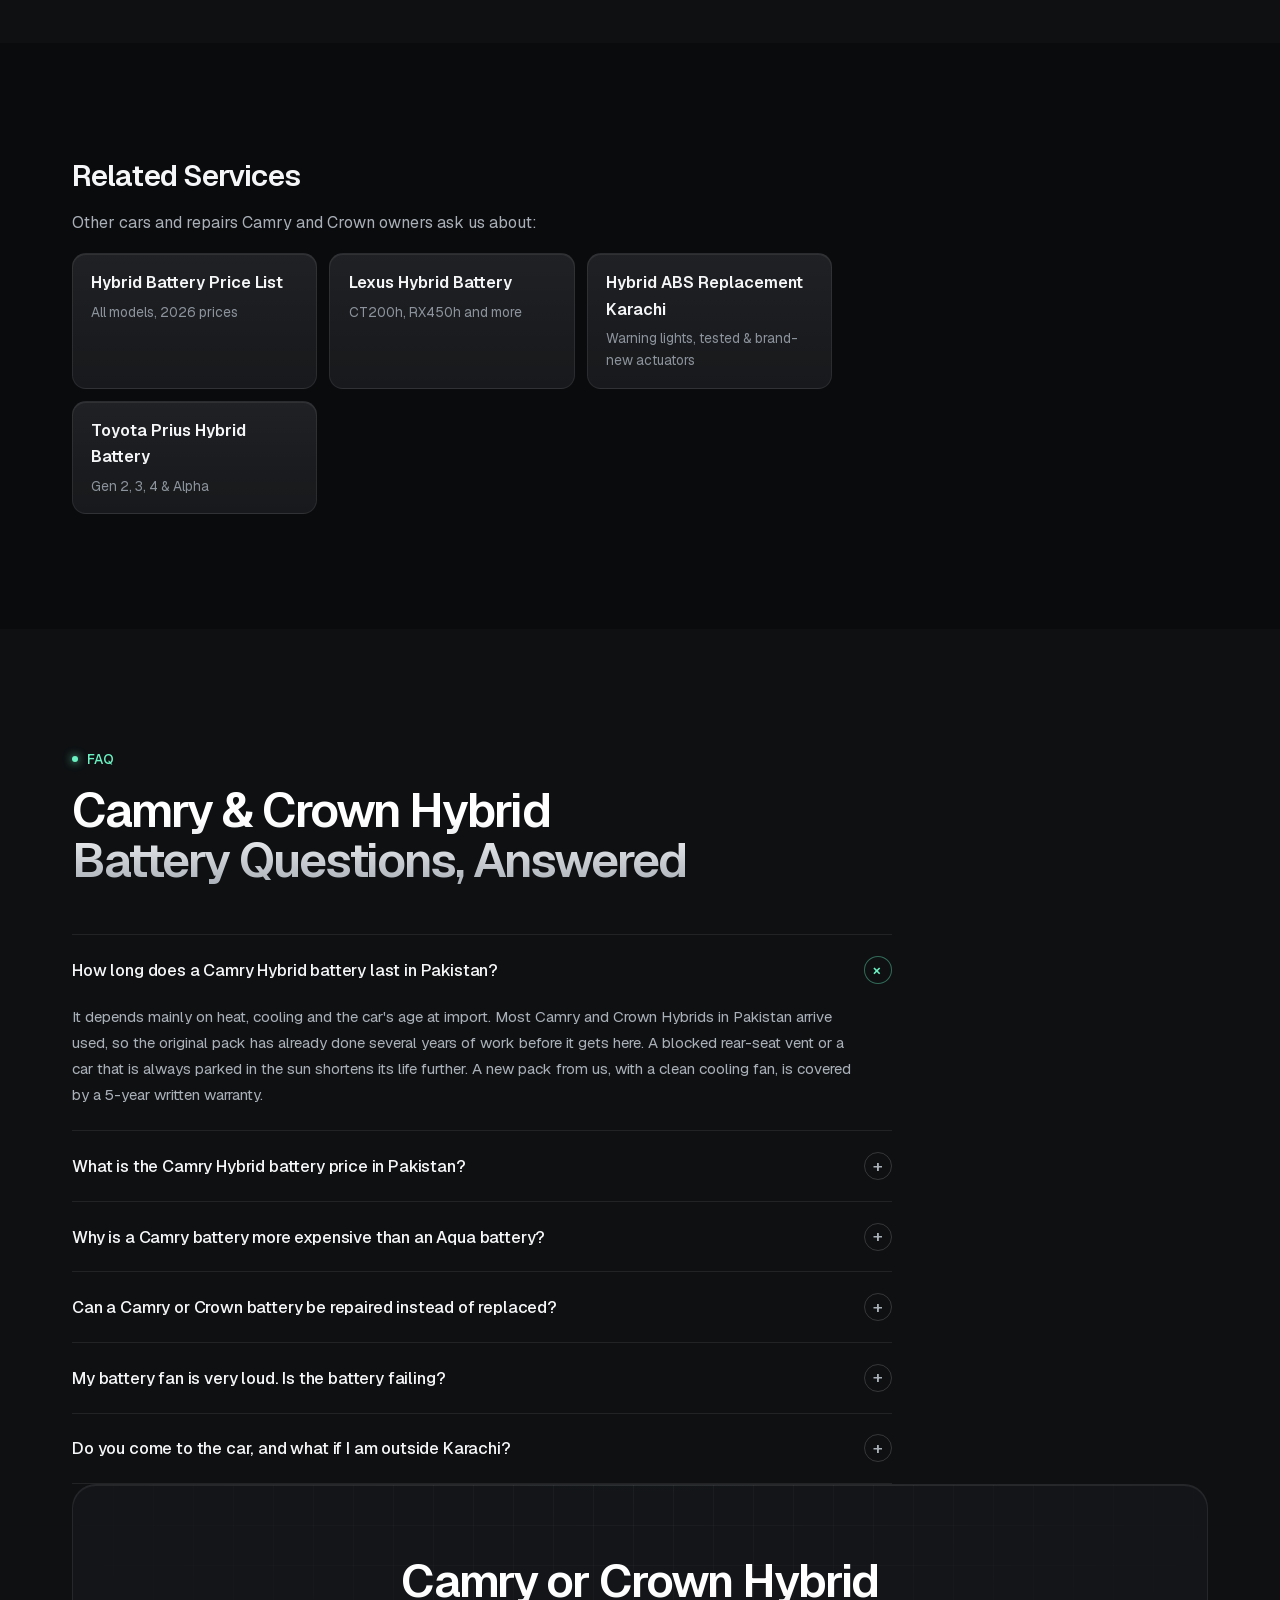
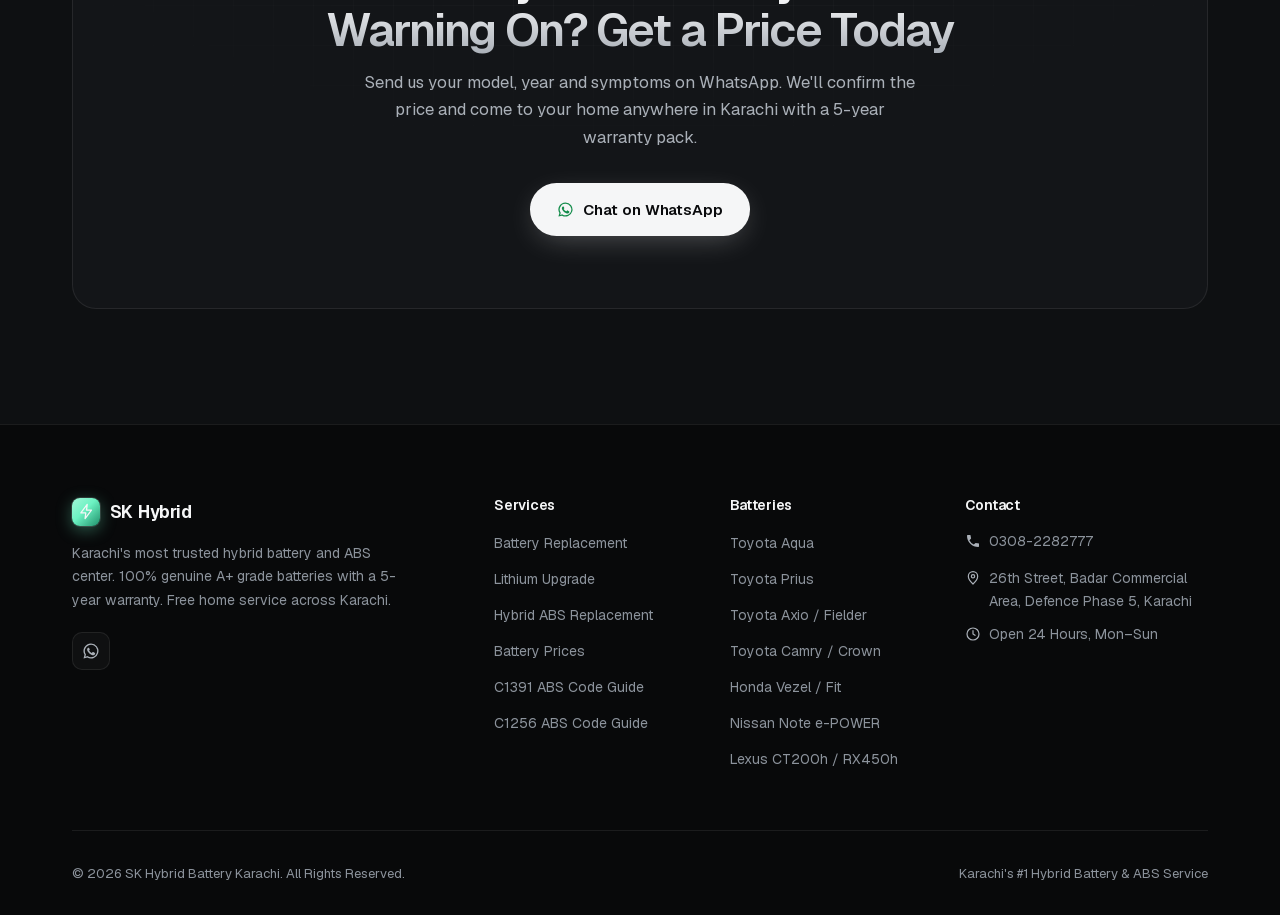
<file: toyota-camry-crown-hybrid-battery/index.html>
<!DOCTYPE html>
<html lang="en" dir="ltr">
<head>
  <meta charset="UTF-8">
  <meta name="viewport" content="width=device-width, initial-scale=1.0">


  <!-- SEO Meta Tags -->
  <title>Toyota Camry &amp; Crown Hybrid Battery Price in Karachi &amp; Pakistan (2026) | SK Hybrid Battery</title>
  <meta name="description" content="Toyota Camry &amp; Crown Hybrid battery price in Karachi &amp; Pakistan from PKR 120,000. Genuine A+ NiMH cells, 5-year written warranty, free home installation in Karachi.">
  <meta name="robots" content="index, follow, max-image-preview:large, max-snippet:-1">
  <link rel="canonical" href="https://www.skhybridbatterys.com/toyota-camry-crown-hybrid-battery/">

  <!-- Open Graph -->
  <meta property="og:locale" content="en_US">
  <meta property="og:type" content="article">
  <meta property="og:title" content="Toyota Camry &amp; Crown Hybrid Battery Price in Karachi &amp; Pakistan | SK Hybrid Battery">
  <meta property="og:description" content="Camry Hybrid battery from PKR 120,000, Crown Hybrid from PKR 140,000. Genuine A+ NiMH cells, 5-year written warranty, free home installation in Karachi.">
  <meta property="og:url" content="https://www.skhybridbatterys.com/toyota-camry-crown-hybrid-battery/">
  <meta property="og:site_name" content="SK Hybrid Battery Karachi">
  <meta property="og:image" content="https://www.skhybridbatterys.com/images/hero-battery.jpg">
  <meta name="twitter:card" content="summary_large_image">
  <meta name="twitter:title" content="Camry &amp; Crown Hybrid Battery Price | SK Hybrid Battery">
  <meta name="twitter:description" content="Camry &amp; Crown Hybrid battery from PKR 120,000 with 5-year warranty. Free doorstep installation across Karachi.">

  <link rel="icon" href="/favicon.ico" sizes="48x48">
  <link rel="icon" href="/favicon.svg" type="image/svg+xml">
  <link rel="icon" href="/favicon-96.png" type="image/png" sizes="96x96">
  <link rel="apple-touch-icon" href="/apple-touch-icon.png">
  <link rel="manifest" href="/site.webmanifest">
  <link rel="preload" href="/fonts/geist-latin.woff2" as="font" type="font/woff2" crossorigin>
  <link rel="stylesheet" href="/style.css">

  <!-- Google Ads & Conversion Tracking -->
  <script async src="https://www.googletagmanager.com/gtag/js?id=AW-18432583532"></script>
  <script>
    window.dataLayer = window.dataLayer || [];
    function gtag(){dataLayer.push(arguments);}
    gtag('js', new Date());
    gtag('config', 'AW-18432583532');
    function trackAdConversion(type, label) {
      // Google Analytics 4: same clicks as named events (GA4 is loaded through the Ads Google tag)
      if (typeof gtag === 'function' && type !== 'quote-calculator-submit') {
        var gaEvent = /call/.test(type) ? 'click_call' : /direction/.test(type) ? 'click_directions' : type === 'quote_calculator_submit' ? 'quote_request' : 'click_whatsapp';
        gtag('event', gaEvent, { send_to: 'G-RZLM8SD3V3', button_id: type, button_text: String(label || '').slice(0, 100) });
      }
      if (typeof gtag === 'function' && !/direction/.test(type)) { // Directions taps are not leads: GA4 only, not a Google Ads conversion
        gtag('event', 'conversion', { 'send_to': 'AW-18432583532/qbc3CPTk2_UcEOzOq9VE', 'event_category': 'Leads', 'event_label': label || 'SK Hybrid Contact' });
      }
    }
    function gtag_report_conversion(url) {
      var callback = function () { if (typeof(url) != 'undefined') { window.location = url; } };
      if (typeof gtag === 'function') { gtag('event', 'conversion', { 'send_to': 'AW-18432583532/qbc3CPTk2_UcEOzOq9VE', 'event_callback': callback }); }
      return false;
    }
  </script>

  <!-- Schema.org: Product + Breadcrumbs + FAQPage -->
  <script type="application/ld+json">
  {
    "@context": "https://schema.org",
    "@graph": [
      {
        "@type": "Product",
        "@id": "https://www.skhybridbatterys.com/toyota-camry-crown-hybrid-battery/#product",
        "name": "Toyota Camry & Crown Hybrid Battery Replacement",
        "url": "https://www.skhybridbatterys.com/toyota-camry-crown-hybrid-battery/",
        "image": "https://www.skhybridbatterys.com/images/hero-battery.jpg",
        "description": "Replacement NiMH hybrid battery pack for the Toyota Camry Hybrid (2007–2011 and 2012–2017) and Crown Hybrid (2013–2018) with genuine A+ grade cells. Price includes free home installation anywhere in Karachi, diagnostic scan, cell balancing, old battery pickup and a 5-year written warranty.",
        "brand": {
          "@type": "Brand",
          "name": "Toyota-compatible"
        },
        "category": "Hybrid vehicle battery",
        "offers": {
          "@type": "AggregateOffer",
          "priceCurrency": "PKR",
          "lowPrice": "120000",
          "highPrice": "175000",
          "offerCount": "3",
          "availability": "https://schema.org/InStock",
          "url": "https://www.skhybridbatterys.com/toyota-camry-crown-hybrid-battery/",
          "areaServed": {
            "@type": "City",
            "name": "Karachi"
          },
          "seller": {
            "@type": "AutoRepair",
            "name": "SK Hybrid Battery Karachi",
            "url": "https://www.skhybridbatterys.com/",
            "telephone": "+92-308-2282777",
            "address": {
              "@type": "PostalAddress",
              "streetAddress": "26th Street, Badar Commercial Area, Defence Phase 5",
              "addressLocality": "Karachi",
              "addressRegion": "Sindh",
              "postalCode": "75500",
              "addressCountry": "PK"
            }
          }
        }
      },
      {
        "@type": "BreadcrumbList",
        "itemListElement": [
          {
            "@type": "ListItem",
            "position": 1,
            "name": "Home",
            "item": "https://www.skhybridbatterys.com/"
          },
          {
            "@type": "ListItem",
            "position": 2,
            "name": "Toyota Camry & Crown Hybrid Battery",
            "item": "https://www.skhybridbatterys.com/toyota-camry-crown-hybrid-battery/"
          }
        ]
      },
      {
        "@type": "FAQPage",
        "mainEntity": [
          {
            "@type": "Question",
            "name": "How long does a Camry Hybrid battery last in Pakistan?",
            "acceptedAnswer": {
              "@type": "Answer",
              "text": "It depends mainly on heat, cooling and the car's age at import. Most Camry and Crown Hybrids in Pakistan arrive used, so the original pack has already done several years of work before it gets here. A blocked rear-seat vent or a car that is always parked in the sun shortens its life further. A new pack from us, with a clean cooling fan, is covered by a 5-year written warranty."
            }
          },
          {
            "@type": "Question",
            "name": "What is the Camry Hybrid battery price in Pakistan?",
            "acceptedAnswer": {
              "@type": "Answer",
              "text": "A new NiMH pack starts from PKR 120,000 for the Camry Hybrid 2007–2011 and PKR 130,000 for the 2012–2017 model, installed in Karachi with a 5-year written warranty. The Crown Hybrid 2013–2018 starts from PKR 140,000. Lithium packs start from PKR 160,000 (Camry 2007–2011), PKR 170,000 (Camry 2012–2017) and PKR 175,000 (Crown). Module repair starts from PKR 35,000, and an exchange credit of up to PKR 20,000 is available for your old battery depending on its condition."
            }
          },
          {
            "@type": "Question",
            "name": "Why is a Camry battery more expensive than an Aqua battery?",
            "acceptedAnswer": {
              "@type": "Answer",
              "text": "The Camry pack is much larger: 34 modules at about 245 volts, against 20 modules and 144 volts in the Aqua. More modules means more A+ grade cells to source, match and balance, and a heavier pack that takes longer to fit. The Crown Hybrid also uses a large executive-car pack, which is why it sits at the top of the range."
            }
          },
          {
            "@type": "Question",
            "name": "Can a Camry or Crown battery be repaired instead of replaced?",
            "acceptedAnswer": {
              "@type": "Answer",
              "text": "Sometimes. If the scan shows only one or two weak modules and the rest are well balanced, we can replace those modules and rebalance the pack from PKR 35,000. The other modules are the same age, though, so on an older pack the repair is often short-lived. We show you the module readings and recommend honestly."
            }
          },
          {
            "@type": "Question",
            "name": "My battery fan is very loud. Is the battery failing?",
            "acceptedAnswer": {
              "@type": "Answer",
              "text": "Not always. A loud fan usually means the pack is hot, and the most common cause is a blocked cooling vent near the rear seat, covered by a bag, a child seat or dust. Clear the vent first. If the fan stays loud and the fuel average has also dropped, get the pack scanned."
            }
          },
          {
            "@type": "Question",
            "name": "Do you come to the car, and what if I am outside Karachi?",
            "acceptedAnswer": {
              "@type": "Answer",
              "text": "Yes. Installation at your home or office is free anywhere in Karachi, and you can ask us about pickup and drop. Outside Karachi? Send us your car model on WhatsApp and we'll advise you."
            }
          }
        ]
      }
    ]
  }
  </script>
</head>

<body>
  <!-- ==================== HEADER ==================== -->
  <header class="site-header" id="site-header">
    <div class="announcement-bar" role="banner">
      <span class="ic ic-bolt" aria-hidden="true"></span> <span class="ab-full">Karachi's #1 Hybrid Car Specialist • </span>5-Year Official Warranty • Free Doorstep Home Installation<span class="ab-full"> Karachi Wide</span> • <a href="tel:+923082282777" data-track="call-header"><span class="ic ic-phone" aria-hidden="true"></span> Call: 0308-2282777</a>
    </div>

    <nav class="navbar" id="navbar" role="navigation" aria-label="Main navigation">
      <div class="container">
        <a href="/" class="logo" id="site-logo" aria-label="SK Hybrid Battery – Home">
          <div class="logo-icon"><span class="ic ic-bolt" aria-hidden="true"></span></div>
          SK<span>Hybrid</span>
        </a>

        <div class="nav-links" id="nav-links" role="menubar">
          <a href="/#services" role="menuitem">Services</a>
          <a href="/abs-repair-karachi/" role="menuitem">Hybrid ABS Replacement</a>
          <a href="/hybrid-battery-price-karachi/" role="menuitem">Prices</a>
          <a href="/#products" role="menuitem">Batteries</a>
          <a href="/#faq" role="menuitem">FAQ</a>
          <a href="/#contact" role="menuitem">Contact</a>
          <a href="https://wa.me/923082282777?text=Hi%20SK%20Hybrid%20Battery%2C%20I%20need%20a%20Toyota%20Camry%20%2F%20Crown%20hybrid%20battery" class="nav-cta" role="menuitem" target="_blank" rel="noopener" data-track="whatsapp-nav"><span class="ic ic-whatsapp" aria-hidden="true"></span> Get Quote</a>
        </div>

        <button class="mobile-toggle" id="mobile-toggle" aria-label="Toggle menu" aria-expanded="false">
          <span></span><span></span><span></span>
        </button>
      </div>
    </nav>
  </header>
  <div class="nav-overlay" id="nav-overlay"></div>

  <!-- ==================== PAGE HERO ==================== -->
  <section class="page-hero" id="top">
    <div class="container">
      <nav class="breadcrumb" aria-label="Breadcrumb"><a href="/">Home</a> › Toyota Camry &amp; Crown Hybrid Battery</nav>
      <h1>Toyota Camry &amp; Crown Hybrid Battery Price in Karachi &amp; Pakistan</h1>
      <p class="lead">The Camry Hybrid and Crown Hybrid carry a bigger battery than the Aqua or Prius, and when it weakens you feel it in the fuel average, the smoothness and the warning lights. We replace Camry and Crown packs with genuine A+ grade NiMH cells and a 5-year written warranty, with free installation at your home in Karachi. Prices start from PKR 120,000.</p>
      <div class="hero-actions">
        <a href="https://wa.me/923082282777?text=Hi%20SK%20Hybrid%20Battery%2C%20I%20need%20a%20Toyota%20Camry%20%2F%20Crown%20hybrid%20battery%20price.%20My%20model%20and%20year%20is%20" class="btn btn-primary" target="_blank" rel="noopener" data-track="camry-hero-whatsapp"><span class="ic ic-whatsapp" aria-hidden="true"></span> WhatsApp for Camry / Crown Price</a>
        <a href="tel:+923082282777" class="btn btn-secondary" data-track="camry-hero-call"><span class="ic ic-phone" aria-hidden="true"></span> Call 0308-2282777</a>
      </div>
    </div>
  </section>

  <!-- ==================== SYMPTOMS ==================== -->
  <section class="section" id="symptoms">
    <div class="container">
      <div class="section-header reveal">
        <div class="section-label">Symptoms</div>
        <h2>Signs Your Camry or Crown Hybrid Battery Is Failing</h2>
        <p>A large NiMH pack fades gradually. If you notice two or more of these, book a free diagnostic.</p>
      </div>

      <div class="services-grid">
        <div class="service-card reveal">
          <div class="service-icon"><span class="ic ic-fuel" aria-hidden="true"></span></div>
          <h3>Fuel Average Drops</h3>
          <p>The engine carries the load the battery used to share, so the fuel average slides towards that of an ordinary petrol sedan. This is usually the first sign.</p>
        </div>
        <div class="service-card reveal">
          <div class="service-icon"><span class="ic ic-battery" aria-hidden="true"></span></div>
          <h3>Battery Gauge Swings</h3>
          <p>The battery display drops to one or two bars when you accelerate, then jumps back up under braking. Weak modules cannot hold their charge, so the reading moves sharply.</p>
        </div>
        <div class="service-card reveal">
          <div class="service-icon"><span class="ic ic-alert" aria-hidden="true"></span></div>
          <h3>Check Hybrid System Warning</h3>
          <p>The red triangle and "Check Hybrid System" message mean the pack has failed a self-test. The car may drop into reduced power or refuse to go into READY mode.</p>
        </div>
        <div class="service-card reveal">
          <div class="service-icon"><span class="ic ic-sound" aria-hidden="true"></span></div>
          <h3>Engine Runs at Signals</h3>
          <p>A healthy Camry or Crown Hybrid shuts its engine off when stopped. If the engine keeps running or restarts often in traffic, the pack cannot hold enough charge.</p>
        </div>
        <div class="service-card reveal">
          <div class="service-icon"><span class="ic ic-fan" aria-hidden="true"></span></div>
          <h3>Loud Battery Fan</h3>
          <p>The fan behind the rear seat runs harder and louder when the pack is hot. A fan that roars all the time often means a blocked vent, or modules running hot from age.</p>
        </div>
        <div class="service-card reveal">
          <div class="service-icon"><span class="ic ic-scan" aria-hidden="true"></span></div>
          <h3>Fault Codes Stored</h3>
          <p>A scan shows codes such as <span class="code-chip">P0A80</span> (replace hybrid battery pack) or <span class="code-chip">P3000</span> (HV battery control system). We read these free with any job in Karachi.</p>
        </div>
      </div>
    </div>
  </section>

  <!-- ==================== PRICES ==================== -->
  <section class="section" id="camry-crown-prices" style="background: var(--bg-secondary);">
    <div class="container">
      <div class="section-header reveal">
        <div class="section-label">Pricing</div>
        <h2>Camry &amp; Crown Hybrid Battery Price in Karachi &amp; Pakistan</h2>
        <p>Prices for a new pack or repair, installed in Karachi. Send your model and year on WhatsApp and we confirm the figure before you commit.</p>
      </div>

      <div class="prose reveal">
        <div class="table-wrap">
          <!-- PRICE: owner-set 2026-09-27 -->
          <table class="price-table fit">
            <thead>
              <tr><th>Car</th><th>Years</th><th>Type</th><th>Price</th></tr>
            </thead>
            <tbody>
              <tr><td data-label="Car">Camry Hybrid XV40</td><td data-label="Years">2007–2011</td><td data-label="Type">NiMH, A+</td><td class="price wide" data-label="Price">from PKR 120,000</td></tr>
              <tr><td data-label="Car">Camry Hybrid XV50</td><td data-label="Years">2012–2017</td><td data-label="Type">NiMH, A+</td><td class="price wide" data-label="Price">from PKR 130,000</td></tr>
              <tr><td data-label="Car">Crown Hybrid</td><td data-label="Years">2013–2018</td><td data-label="Type">NiMH, A+</td><td class="price wide" data-label="Price">from PKR 140,000</td></tr>
              <tr><td data-label="Car">Camry Hybrid XV40 (lithium)</td><td data-label="Years">2007–2011</td><td data-label="Type">Lithium-ion, A+</td><td class="price wide" data-label="Price">from PKR 160,000</td></tr>
              <tr><td data-label="Car">Camry Hybrid XV50 (lithium)</td><td data-label="Years">2012–2017</td><td data-label="Type">Lithium-ion, A+</td><td class="price wide" data-label="Price">from PKR 170,000</td></tr>
              <tr><td data-label="Car">Crown Hybrid (lithium)</td><td data-label="Years">2013–2018</td><td data-label="Type">Lithium-ion, A+</td><td class="price wide" data-label="Price">from PKR 175,000</td></tr>
              <tr><td data-label="Car">Module / cell repair</td><td data-label="Years">All years</td><td data-label="Type">Repair + balance</td><td class="price wide" data-label="Price">from PKR 35,000</td></tr>
            </tbody>
          </table>
        </div>
        <p><strong>What the price includes:</strong> the battery pack, free installation at your home or office anywhere in Karachi, a diagnostic scan before and after, cell balancing, a cleaned cooling fan, a 5-year written warranty card and pickup of your old battery. There is no separate labour or transport charge.</p>
        <p><strong>Old battery exchange:</strong> we give a credit of up to PKR 20,000 for your old pack against the new one. The amount depends on the condition of the modules, so we quote it after the scan.</p>
        <p>Comparing with a smaller hybrid? Our full <a href="/hybrid-battery-price-karachi/">hybrid battery price list</a> covers the Aqua, Prius, Axio, Vezel and more.</p>
      </div>
    </div>
  </section>

  <!-- ==================== WHY BIGGER PACKS COST MORE ==================== -->
  <section class="section" id="why-bigger-packs-cost-more">
    <div class="container">
      <div class="section-header reveal">
        <div class="section-label">Pack Size</div>
        <h2>Why Bigger Packs Cost More</h2>
      </div>

      <div class="prose reveal">
        <p>The <a href="/toyota-aqua-hybrid-battery-karachi/">Toyota Aqua</a> battery has 20 NiMH modules and runs at about 144 volts. The Camry Hybrid, in both the XV40 (2007–2011) and XV50 (2012–2017) generations, uses a larger pack of 34 modules at roughly 245 volts. It has to move a heavier car with a bigger engine, so it needs more stored energy and more power.</p>
        <p>More modules means more A+ grade cells to source, match and balance, and more time on the charger before the pack goes into your car. That is the main reason a Camry pack costs more than an Aqua or Prius pack. The heavier pack and its larger casing also take longer to remove and refit.</p>
        <p>The Crown Hybrid (2013–2018) is Toyota's executive sedan in Japan. Its NiMH pack is also larger than a compact hybrid's, and because the car is so refined, owners notice even small losses in smoothness or fuel average. Crown packs are less common than Aqua or Prius packs, so we confirm stock for your exact car before quoting.</p>
        <p>In the Camry, the battery is mounted behind the rear seat, between the cabin and the boot. A fan pulls cabin air across the modules to cool them. That layout keeps the pack well protected, but it also means what you put on or around the back seat can affect its temperature.</p>
        <h3>Is a new pack worth it on an older Camry?</h3>
        <p>For most owners, yes. A healthy battery brings back the smooth, quiet pull-away and the fuel average that made the car worth buying, and the 5-year warranty stays with the car if you sell it. If the car has other major problems, we tell you before you spend anything.</p>
        <div class="note-box">
          <strong>Keep the rear-seat battery vent clear:</strong> the battery cooling fan draws cabin air through an intake vent near the rear seat. Bags, shopping, child seats, seat covers and cushions pushed against it cut off the air, and in a Karachi summer the pack then runs hot. Heat ages NiMH cells faster than anything else. Check that the vent is uncovered and free of dust; we clean the vent and fan with every installation. The same advice applies to the Crown Hybrid.
        </div>
      </div>
    </div>
  </section>

  <!-- ==================== REPLACEMENT IN KARACHI ==================== -->
  <section class="section" id="replacement-karachi" style="background: var(--bg-secondary);">
    <div class="container">
      <div class="section-header reveal">
        <div class="section-label">Karachi Service</div>
        <h2>Camry &amp; Crown Hybrid Battery Replacement in Karachi</h2>
        <p>Drive in to our workshop, or let us come to you at no extra charge.</p>
      </div>

      <div class="prose reveal">
        <p>Our workshop is on 26th Street, Badar Commercial Area, DHA Phase 5, and we are open 24 hours, seven days a week. Installation at your home or office is free anywhere in Karachi, from Clifton and DHA to Gulshan, North Nazimabad, Malir and Bahria Town.</p>
        <p>Would rather not drive the car in yourself? Ask us about pickup and drop when you message.</p>
        <h3>What happens on the day</h3>
        <ul>
          <li><strong>Free diagnostic:</strong> we scan the hybrid system, read the voltage of every module and show you the results before you decide.</li>
          <li><strong>Replacement:</strong> the technician isolates the high-voltage system, removes the trim to reach the pack behind the rear seat, and fits a new, balanced NiMH pack with genuine A+ grade cells.</li>
          <li><strong>Test and handover:</strong> we clean the cooling fan and vent, clear the codes, scan again and test drive the car with you. You get the report and your 5-year written warranty card.</li>
        </ul>
        <p>The warranty covers the pack against failure or a capacity drop that brings the hybrid warning back. If a module fails in that period, we replace or rebalance it free of charge.</p>
        <p>Outside Karachi? Send us your car model on WhatsApp and we'll advise you.</p>
      </div>
    </div>
  </section>

  <!-- ==================== RELATED ==================== -->
  <section class="section" id="related">
    <div class="container">
      <div class="prose reveal">
        <h2>Related Services</h2>
        <p>Other cars and repairs Camry and Crown owners ask us about:</p>
        <div class="related-links">
          <a href="/hybrid-battery-price-karachi/">Hybrid Battery Price List <span>All models, 2026 prices</span></a>
          <a href="/lexus-hybrid-battery/">Lexus Hybrid Battery <span>CT200h, RX450h and more</span></a>
          <a href="/abs-repair-karachi/">Hybrid ABS Replacement Karachi <span>Warning lights, tested &amp; brand-new actuators</span></a>
          <a href="/toyota-prius-hybrid-battery-karachi/">Toyota Prius Hybrid Battery <span>Gen 2, 3, 4 &amp; Alpha</span></a>
        </div>
      </div>
    </div>
  </section>

  <!-- ==================== FAQ ==================== -->
  <section class="section" id="faq" style="background: var(--bg-secondary);">
    <div class="container">
      <div class="section-header reveal">
        <div class="section-label">FAQ</div>
        <h2>Camry &amp; Crown Hybrid Battery Questions, Answered</h2>
      </div>

      <div class="faq-grid reveal">
        <div class="faq-item active">
          <button class="faq-question" aria-expanded="true"><span>How long does a Camry Hybrid battery last in Pakistan?</span><span class="faq-icon">+</span></button>
          <div class="faq-answer"><p>It depends mainly on heat, cooling and the car's age at import. Most Camry and Crown Hybrids in Pakistan arrive used, so the original pack has already done several years of work before it gets here. A blocked rear-seat vent or a car that is always parked in the sun shortens its life further. A new pack from us, with a clean cooling fan, is covered by a 5-year written warranty.</p></div>
        </div>
        <div class="faq-item">
          <button class="faq-question" aria-expanded="false"><span>What is the Camry Hybrid battery price in Pakistan?</span><span class="faq-icon">+</span></button>
          <div class="faq-answer"><p>A new NiMH pack starts from PKR 120,000 for the Camry Hybrid 2007–2011 and PKR 130,000 for the 2012–2017 model, installed in Karachi with a 5-year written warranty. The Crown Hybrid 2013–2018 starts from PKR 140,000. Lithium packs start from PKR 160,000 (Camry 2007–2011), PKR 170,000 (Camry 2012–2017) and PKR 175,000 (Crown). Module repair starts from PKR 35,000, and an exchange credit of up to PKR 20,000 is available for your old battery depending on its condition.</p></div>
        </div>
        <div class="faq-item">
          <button class="faq-question" aria-expanded="false"><span>Why is a Camry battery more expensive than an Aqua battery?</span><span class="faq-icon">+</span></button>
          <div class="faq-answer"><p>The Camry pack is much larger: 34 modules at about 245 volts, against 20 modules and 144 volts in the Aqua. More modules means more A+ grade cells to source, match and balance, and a heavier pack that takes longer to fit. The Crown Hybrid also uses a large executive-car pack, which is why it sits at the top of the range.</p></div>
        </div>
        <div class="faq-item">
          <button class="faq-question" aria-expanded="false"><span>Can a Camry or Crown battery be repaired instead of replaced?</span><span class="faq-icon">+</span></button>
          <div class="faq-answer"><p>Sometimes. If the scan shows only one or two weak modules and the rest are well balanced, we can replace those modules and rebalance the pack from PKR 35,000. The other modules are the same age, though, so on an older pack the repair is often short-lived. We show you the module readings and recommend honestly.</p></div>
        </div>
        <div class="faq-item">
          <button class="faq-question" aria-expanded="false"><span>My battery fan is very loud. Is the battery failing?</span><span class="faq-icon">+</span></button>
          <div class="faq-answer"><p>Not always. A loud fan usually means the pack is hot, and the most common cause is a blocked cooling vent near the rear seat, covered by a bag, a child seat or dust. Clear the vent first. If the fan stays loud and the fuel average has also dropped, get the pack scanned.</p></div>
        </div>
        <div class="faq-item">
          <button class="faq-question" aria-expanded="false"><span>Do you come to the car, and what if I am outside Karachi?</span><span class="faq-icon">+</span></button>
          <div class="faq-answer"><p>Yes. Installation at your home or office is free anywhere in Karachi, and you can ask us about pickup and drop. Outside Karachi? Send us your car model on WhatsApp and we'll advise you.</p></div>
        </div>
      </div>

      <!-- CTA Banner -->
      <div class="cta-banner reveal" id="cta-section">
        <h2>Camry or Crown Hybrid Warning On? Get a Price Today</h2>
        <p>Send us your model, year and symptoms on WhatsApp. We'll confirm the price and come to your home anywhere in Karachi with a 5-year warranty pack.</p>
        <a href="https://wa.me/923082282777?text=Hi%20SK%20Hybrid%20Battery%2C%20please%20quote%20a%20Toyota%20Camry%20%2F%20Crown%20hybrid%20battery%20with%20home%20installation%20in%20Karachi." class="btn" target="_blank" rel="noopener" data-track="camry-cta-whatsapp"><span class="ic ic-whatsapp" aria-hidden="true"></span> Chat on WhatsApp</a>
      </div>
    </div>
  </section>

  <!-- ==================== FOOTER ==================== -->
  <footer class="footer" id="footer" role="contentinfo">
    <div class="container">
      <div class="footer-grid">
        <div class="footer-about">
          <a href="/" class="logo" aria-label="SK Hybrid Battery – Home"><div class="logo-icon"><span class="ic ic-bolt" aria-hidden="true"></span></div>SK<span>Hybrid</span></a>
          <p>Karachi's most trusted hybrid battery and ABS center. 100% genuine A+ grade batteries with a 5-year warranty. Free home service across Karachi.</p>
          <div class="footer-social">
            <a href="https://wa.me/923082282777" aria-label="WhatsApp" target="_blank" rel="noopener" data-track="footer-whatsapp"><span class="ic ic-whatsapp" aria-hidden="true"></span></a>
          </div>
        </div>
        <div class="footer-column">
          <h4>Services</h4>
          <ul>
            <li><a href="/#services">Battery Replacement</a></li>
            <li><a href="/#services">Lithium Upgrade</a></li>
            <li><a href="/abs-repair-karachi/">Hybrid ABS Replacement</a></li>
            <li><a href="/hybrid-battery-price-karachi/">Battery Prices</a></li>
            <li><a href="/c1391-code-toyota-prius-aqua/">C1391 ABS Code Guide</a></li>
            <li><a href="/c1256-code-toyota-prius-aqua/">C1256 ABS Code Guide</a></li>
          </ul>
        </div>
        <div class="footer-column">
          <h4>Batteries</h4>
          <ul>
            <li><a href="/toyota-aqua-hybrid-battery-karachi/">Toyota Aqua</a></li>
            <li><a href="/toyota-prius-hybrid-battery-karachi/">Toyota Prius</a></li>
            <li><a href="/toyota-axio-fielder-hybrid-battery/">Toyota Axio / Fielder</a></li>
            <li><a href="/toyota-camry-crown-hybrid-battery/">Toyota Camry / Crown</a></li>
            <li><a href="/honda-vezel-fit-hybrid-battery/">Honda Vezel / Fit</a></li>
            <li><a href="/nissan-note-e-power-battery/">Nissan Note e-POWER</a></li>
            <li><a href="/lexus-hybrid-battery/">Lexus CT200h / RX450h</a></li>
          </ul>
        </div>
        <div class="footer-column">
          <h4>Contact</h4>
          <ul>
            <li><a href="tel:+923082282777" data-track="footer-call"><span class="ic ic-phone" aria-hidden="true"></span> 0308-2282777</a></li>
            <li><a href="https://www.google.com/maps/dir/?api=1&destination=24.799278,67.047952" target="_blank" rel="noopener"><span class="ic ic-pin" aria-hidden="true"></span> 26th Street, Badar Commercial Area, Defence Phase 5, Karachi</a></li>
            <li><a href="/#contact"><span class="ic ic-clock" aria-hidden="true"></span> Open 24 Hours, Mon–Sun</a></li>
          </ul>
        </div>
      </div>
      <div class="footer-bottom">
        <p>© 2026 SK Hybrid Battery Karachi. All Rights Reserved.</p>
        <p>Karachi's #1 Hybrid Battery &amp; ABS Service</p>
      </div>
    </div>
  </footer>

  <a href="https://wa.me/923082282777?text=Hi%2C%20I%20need%20a%20Toyota%20Camry%20%2F%20Crown%20hybrid%20battery" class="whatsapp-float" id="whatsapp-float" target="_blank" rel="noopener" aria-label="Chat on WhatsApp" data-track="whatsapp-float"><span class="ic ic-whatsapp" aria-hidden="true"></span></a>
  <button class="scroll-top" id="scroll-top" aria-label="Scroll to top">↑</button>

  <div class="mobile-action-bar" role="navigation" aria-label="Mobile Quick Actions">
    <div class="mobile-action-bar-inner">
      <a href="tel:+923082282777" class="mobile-action-btn btn-call" data-track="mobile-bar-call"><span class="btn-icon"><span class="ic ic-phone" aria-hidden="true"></span></span><span>Call Now</span></a>
      <a href="https://wa.me/923082282777?text=Hi%20SK%20Hybrid%20Battery%2C%20I%20need%20a%20Toyota%20Camry%20%2F%20Crown%20hybrid%20battery%20price" target="_blank" rel="noopener" class="mobile-action-btn btn-whatsapp" data-track="mobile-bar-whatsapp"><span class="btn-icon"><span class="ic ic-whatsapp" aria-hidden="true"></span></span><span>WhatsApp Quote</span></a>
      <a href="https://www.google.com/maps/dir/?api=1&destination=24.799278,67.047952" target="_blank" rel="noopener" class="mobile-action-btn btn-directions" data-track="mobile-bar-directions"><span class="btn-icon"><span class="ic ic-pin" aria-hidden="true"></span></span><span>Directions</span></a>
    </div>
  </div>

  <script>
    const siteHeader = document.getElementById('site-header');
    const navbar = document.getElementById('navbar');
    const scrollTopBtn = document.getElementById('scroll-top');
    window.addEventListener('scroll', () => {
      const y = window.scrollY;
      siteHeader.classList.toggle('scrolled', y > 60);
      navbar.classList.toggle('scrolled', y > 60);
      scrollTopBtn.classList.toggle('visible', y > 500);
    });
    const toggle = document.getElementById('mobile-toggle');
    const navLinks = document.getElementById('nav-links');
    const overlay = document.getElementById('nav-overlay');
    function closeMenu() { navLinks.classList.remove('open'); overlay.classList.remove('open'); toggle.classList.remove('active'); toggle.setAttribute('aria-expanded', 'false'); }
    toggle.addEventListener('click', () => { const isOpen = navLinks.classList.toggle('open'); overlay.classList.toggle('open'); toggle.classList.toggle('active'); toggle.setAttribute('aria-expanded', isOpen); });
    overlay.addEventListener('click', closeMenu);
    navLinks.querySelectorAll('a').forEach(link => link.addEventListener('click', closeMenu));
    scrollTopBtn.addEventListener('click', () => window.scrollTo({ top: 0, behavior: 'smooth' }));
    const revealObserver = new IntersectionObserver((entries) => {
      entries.forEach(entry => { if (entry.isIntersecting) { entry.target.classList.add('visible'); revealObserver.unobserve(entry.target); } });
    }, { threshold: 0.1, rootMargin: '0px 0px -50px 0px' });
    document.querySelectorAll('.reveal').forEach(el => revealObserver.observe(el));
    document.querySelectorAll('.faq-question').forEach(button => {
      button.addEventListener('click', () => {
        const item = button.parentElement; const isActive = item.classList.contains('active');
        document.querySelectorAll('.faq-item').forEach(other => { other.classList.remove('active'); other.querySelector('.faq-question').setAttribute('aria-expanded', 'false'); });
        if (!isActive) { item.classList.add('active'); button.setAttribute('aria-expanded', 'true'); }
      });
    });
    document.querySelectorAll('[data-track]').forEach(el => {
      el.addEventListener('click', () => { if (typeof trackAdConversion === 'function') trackAdConversion(el.getAttribute('data-track'), el.innerText.trim() || 'CTA'); });
    });
  </script>
  <script src="/js/hide-prices.js"></script>
</body>
</html>
</file>
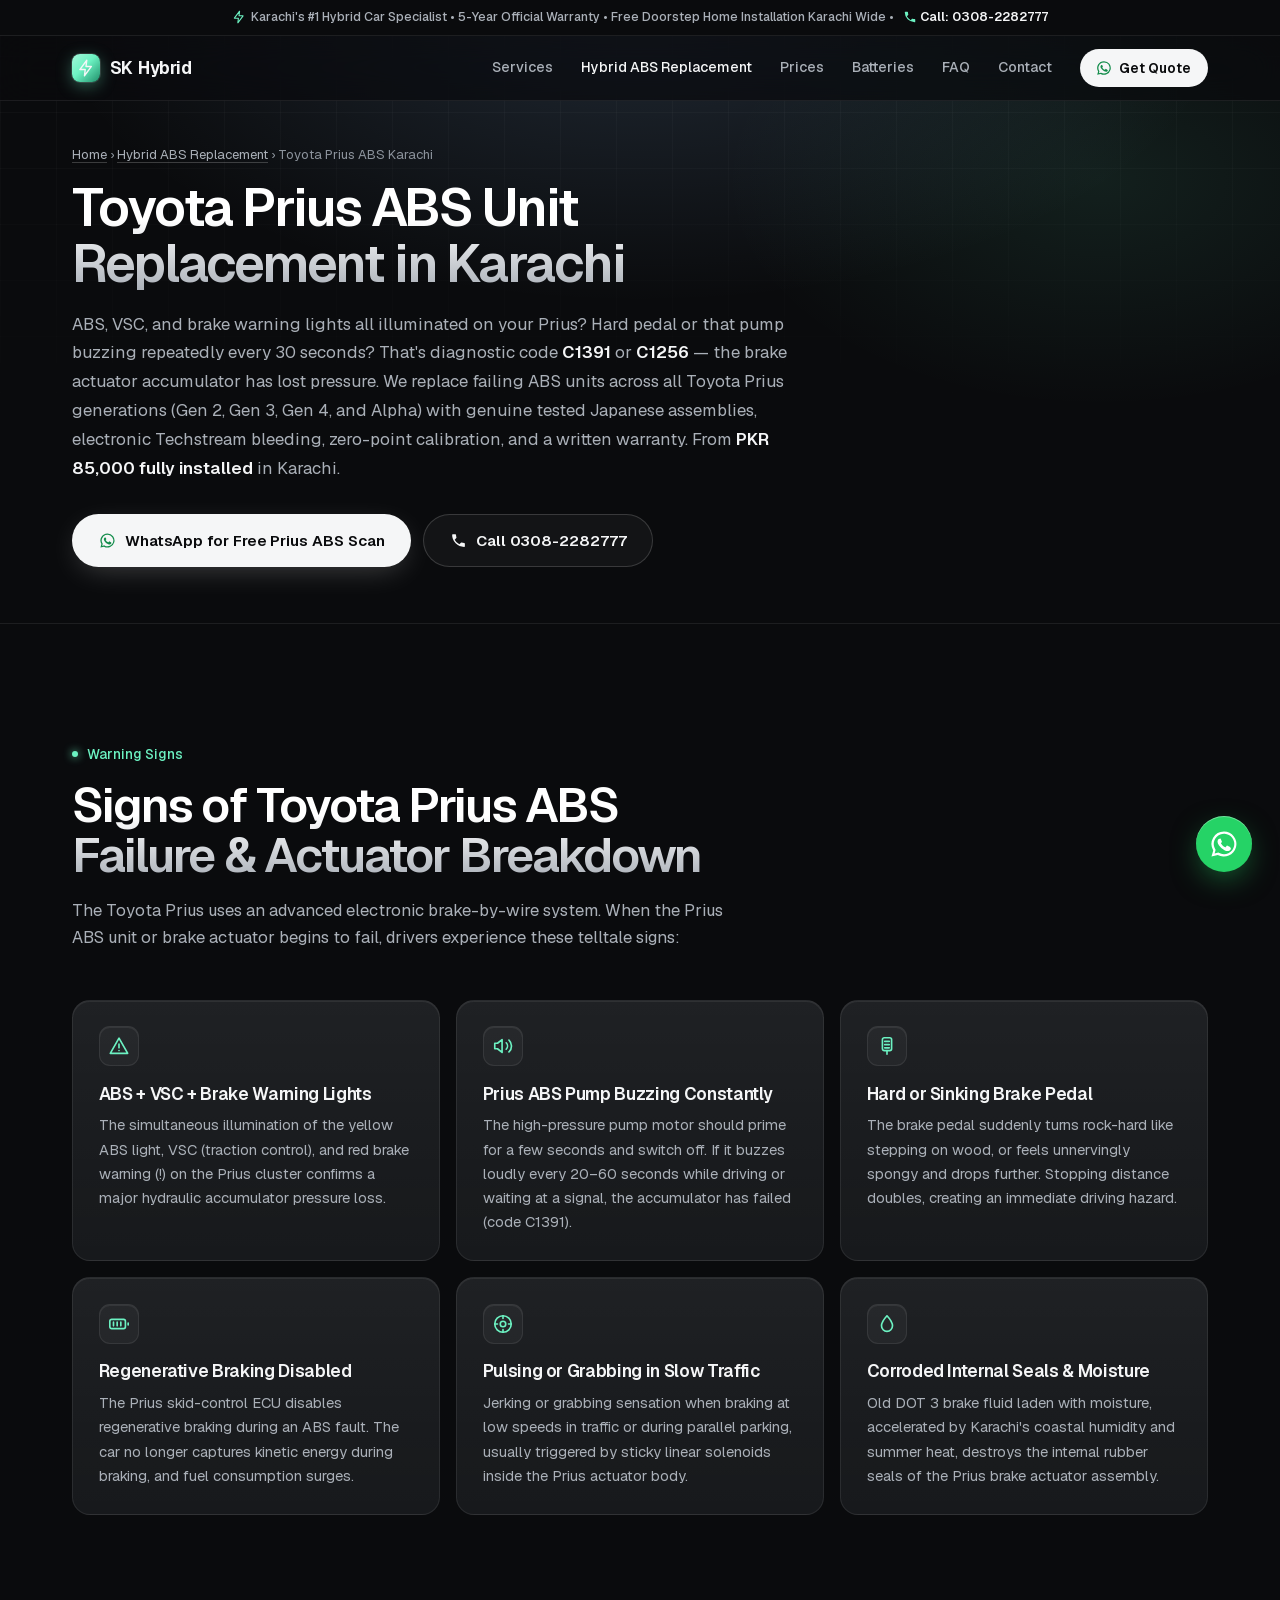
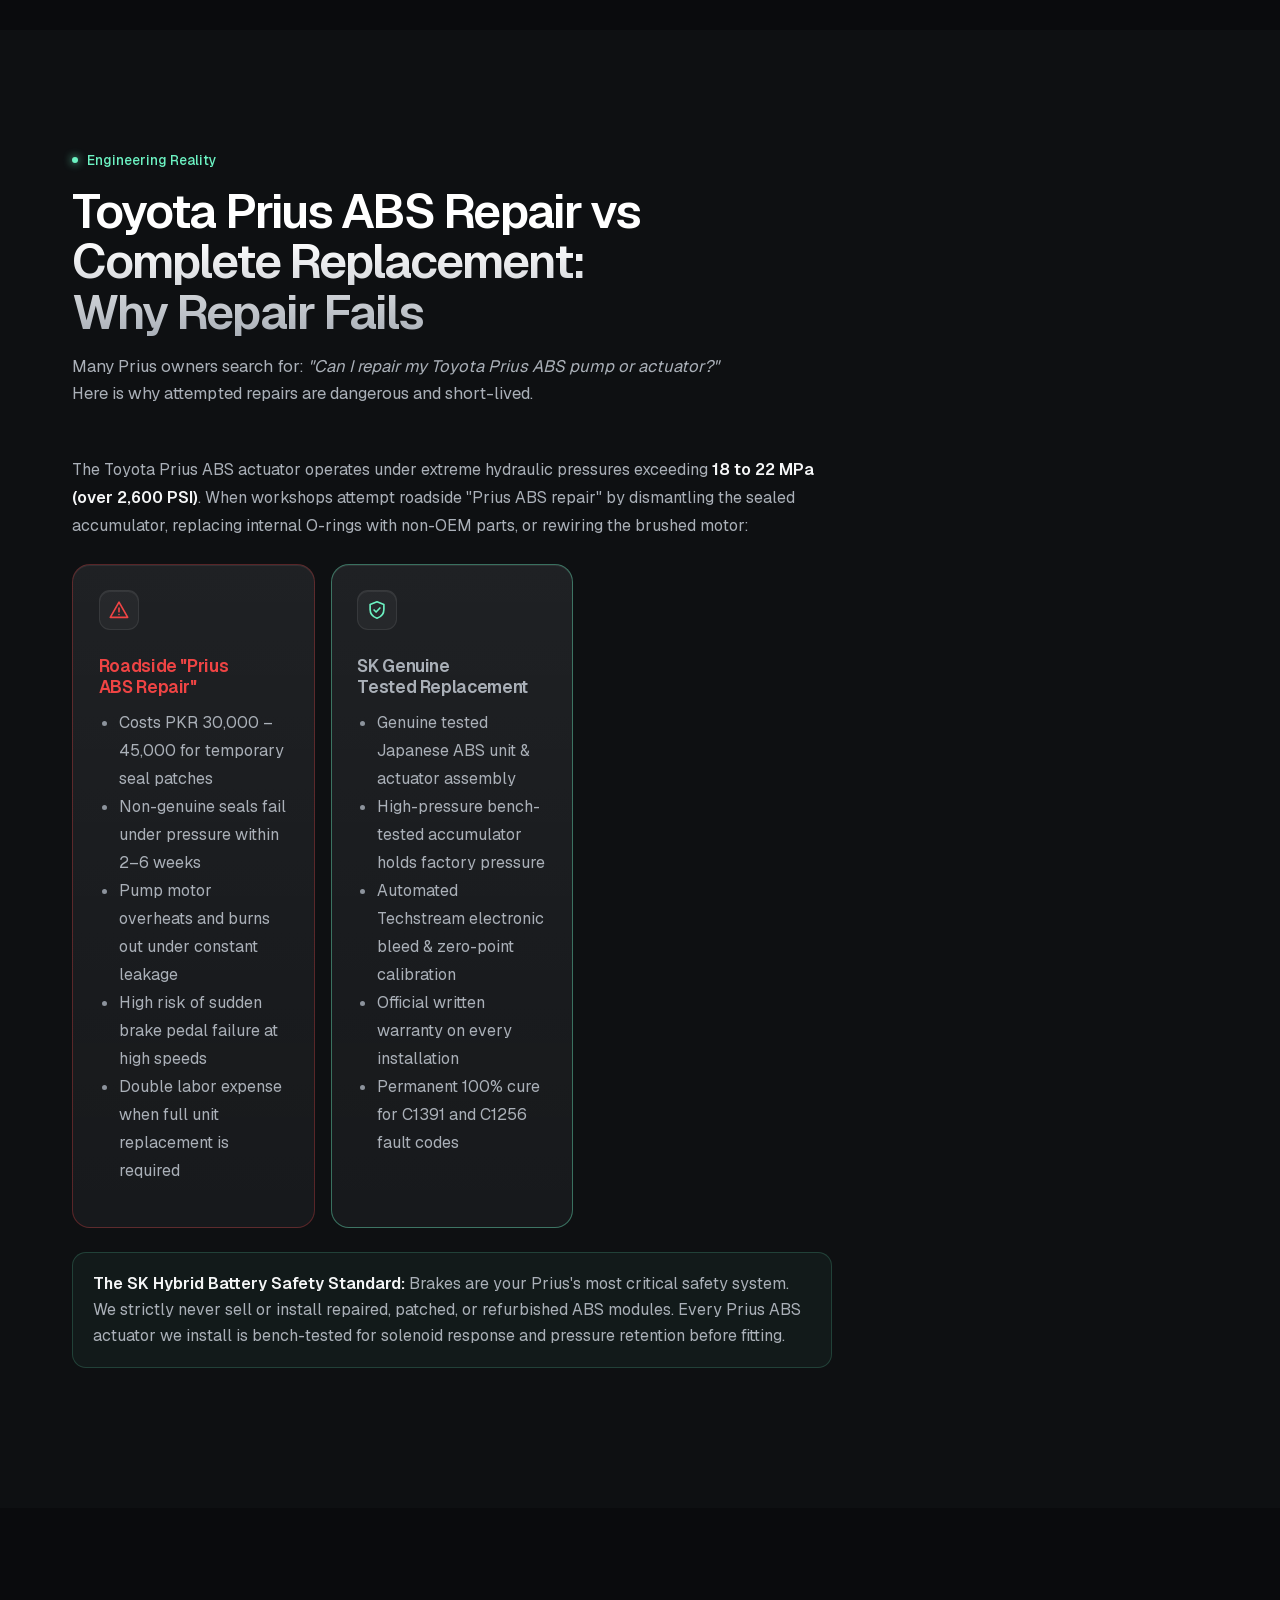
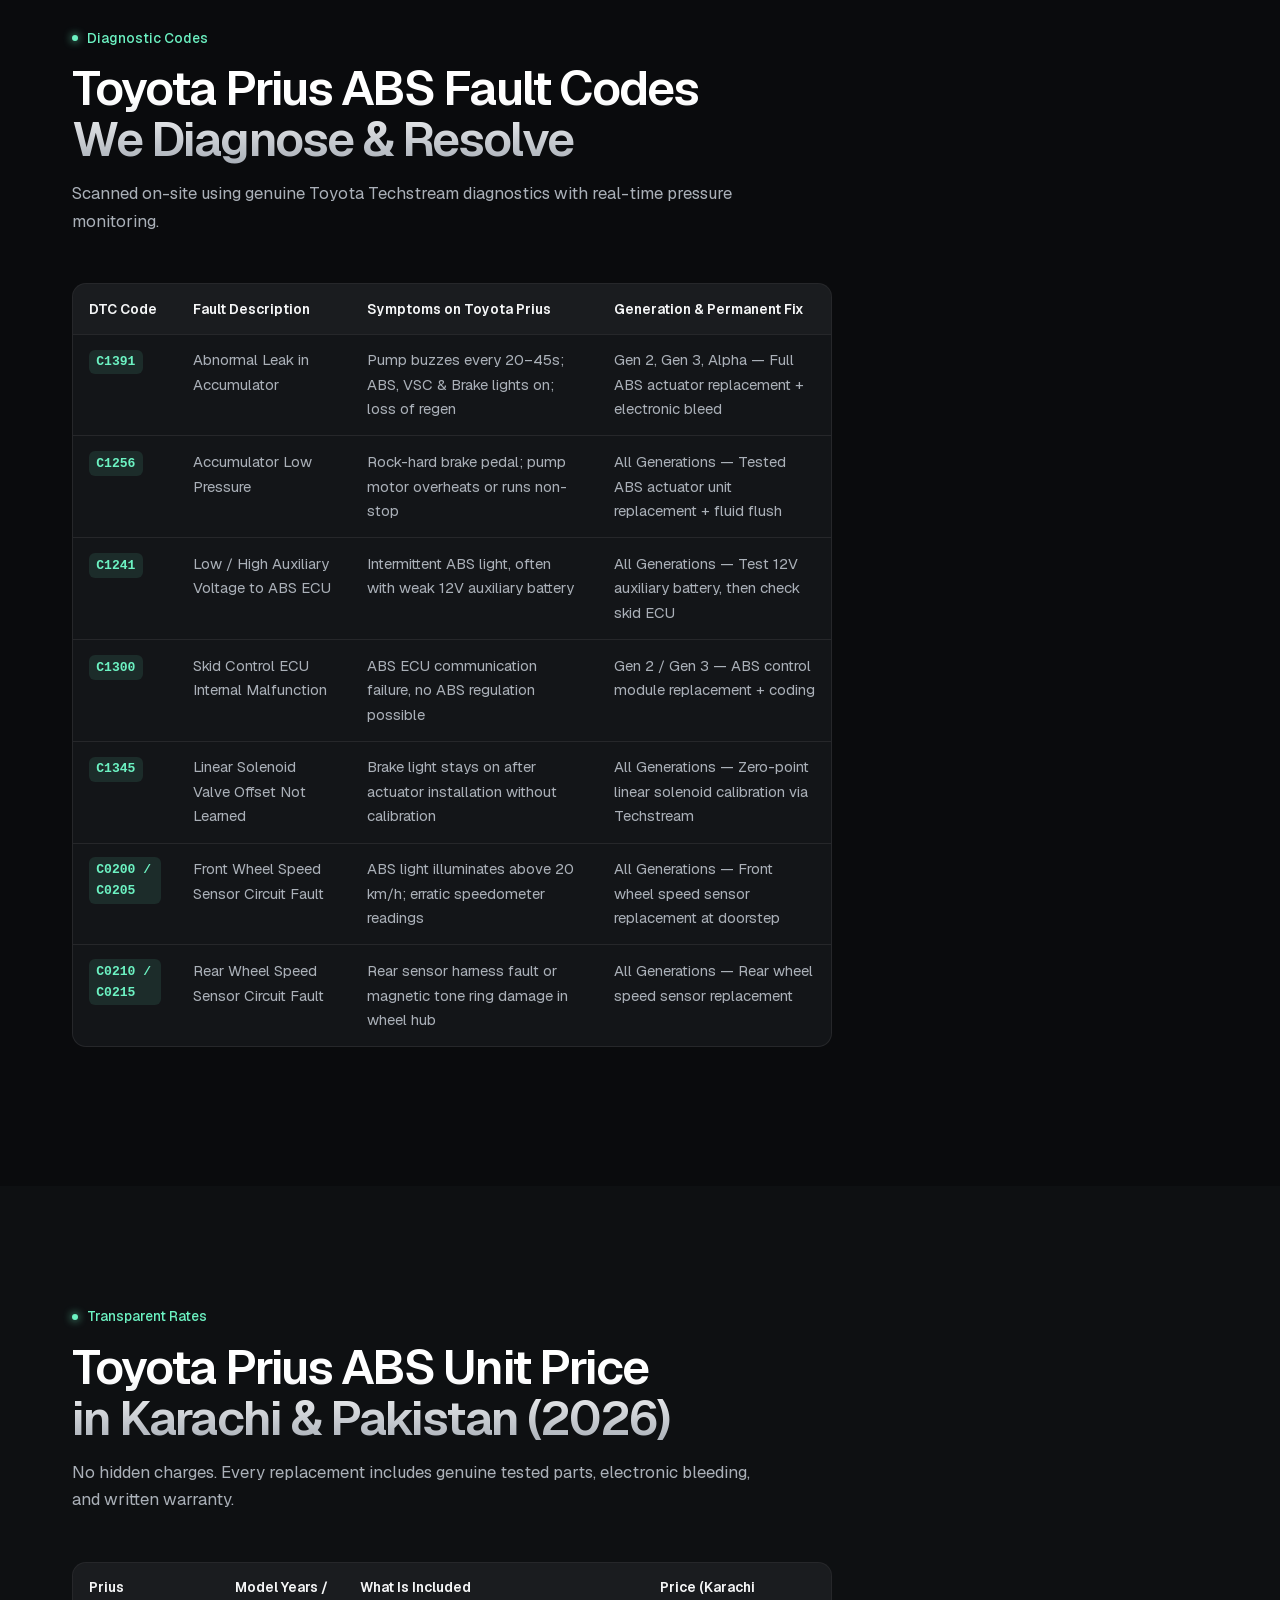
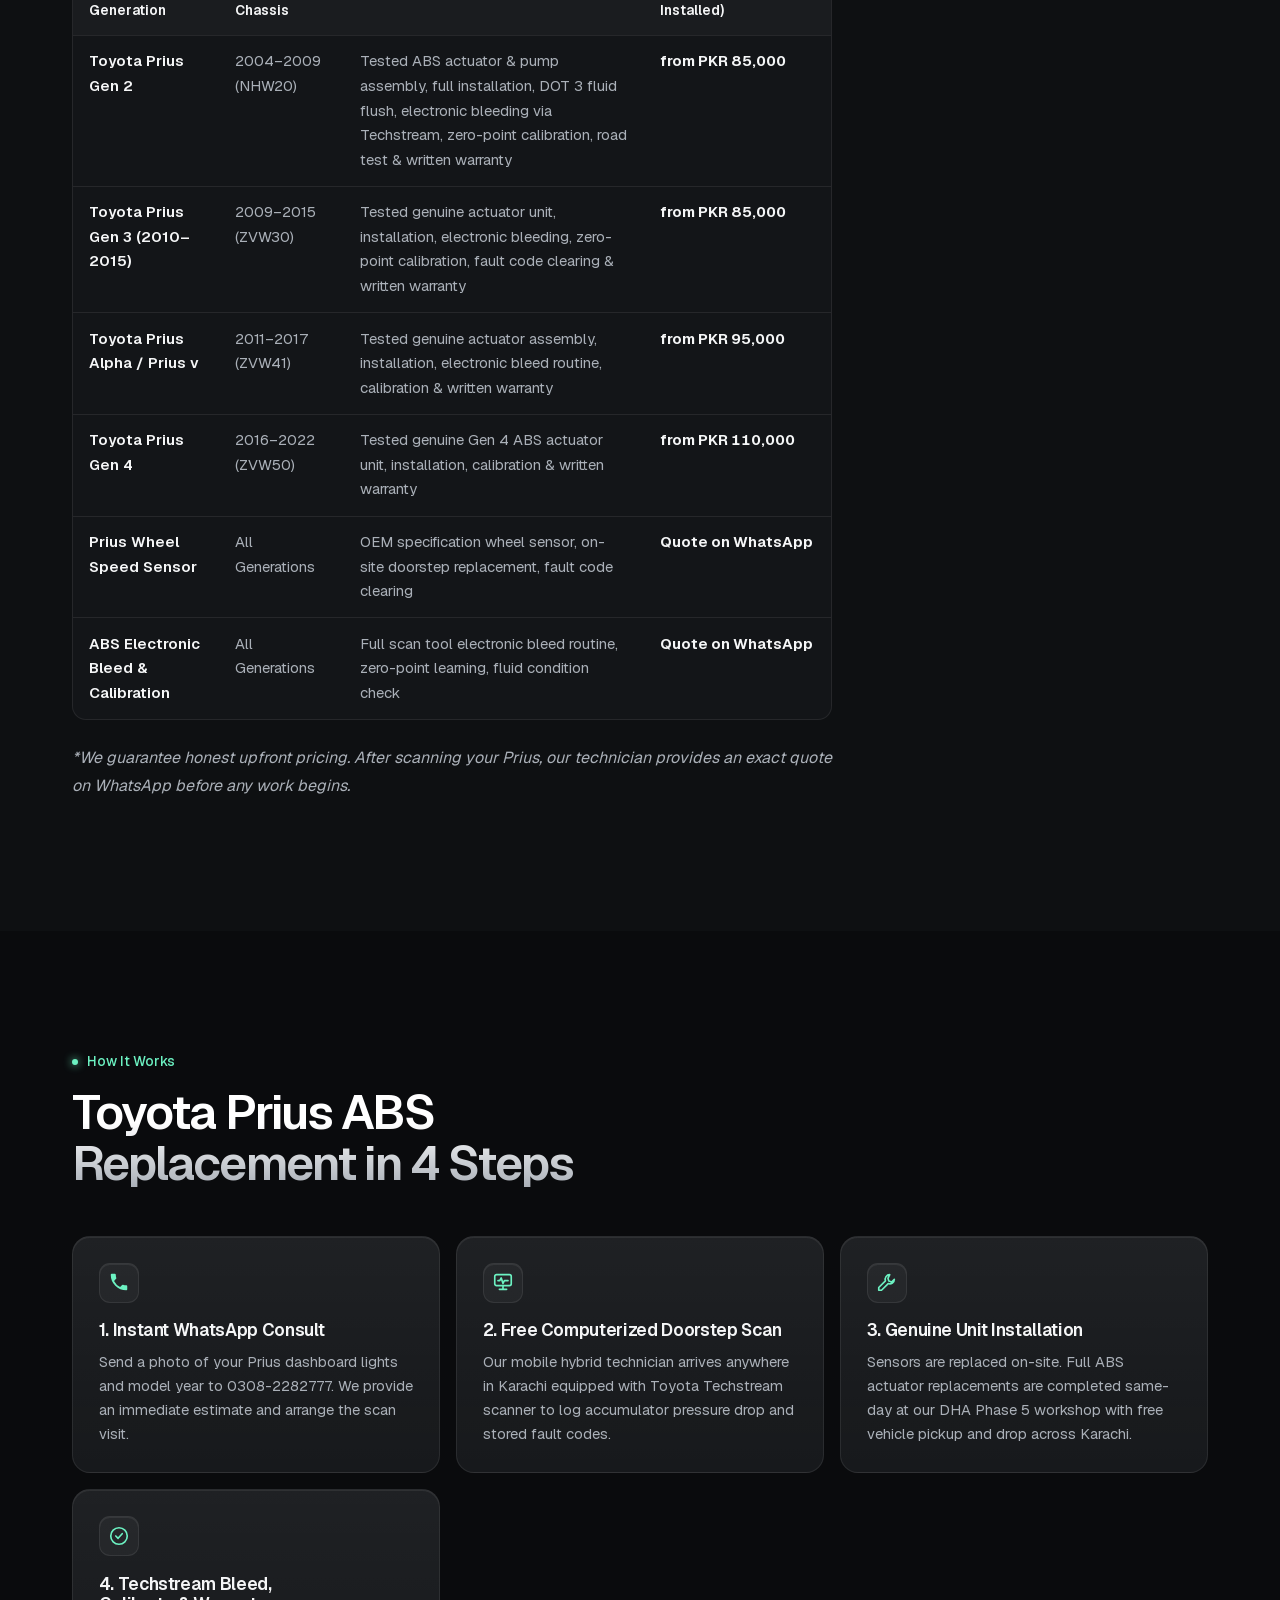
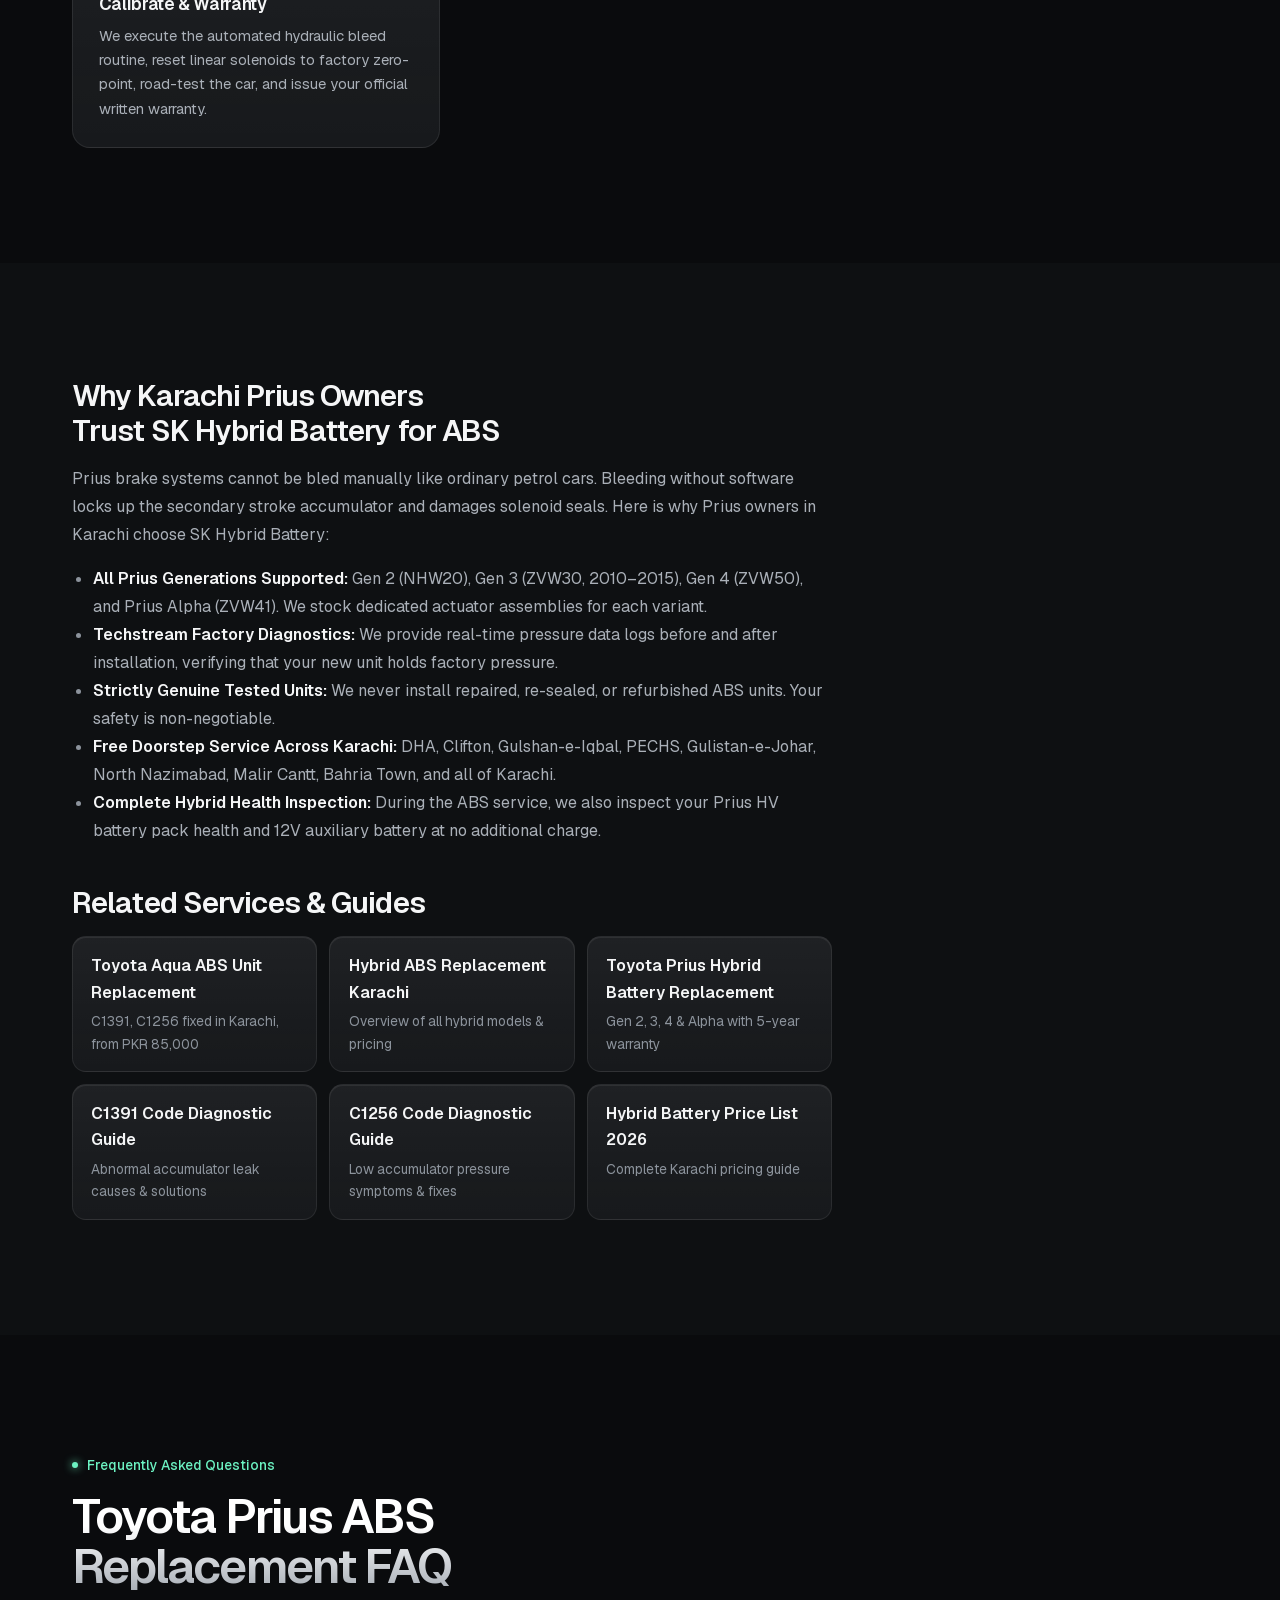
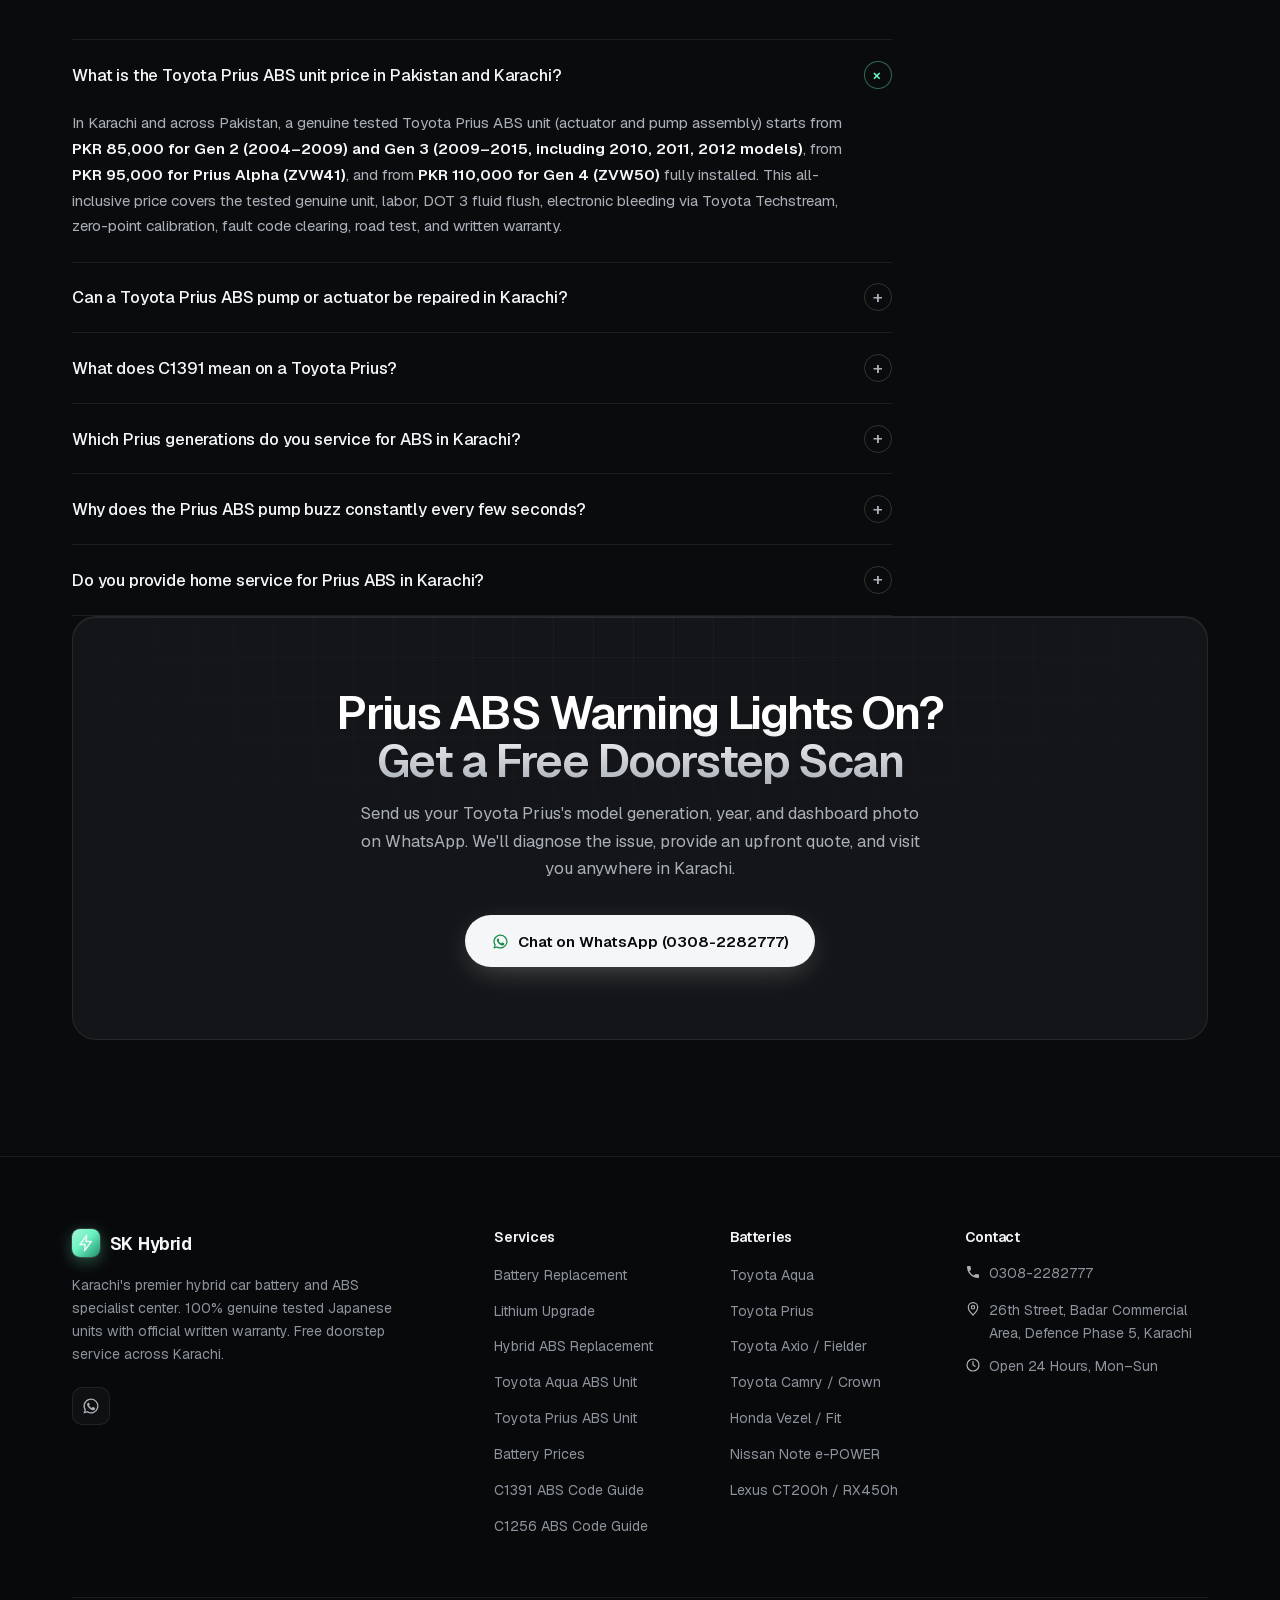
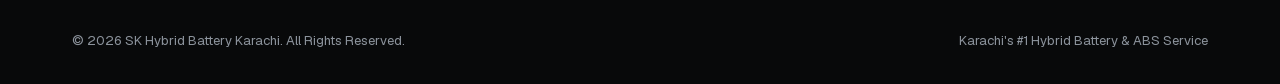
<file: toyota-prius-abs-karachi/index.html>
<!DOCTYPE html>
<html lang="en" dir="ltr">
<head>
  <meta charset="UTF-8">
  <meta name="viewport" content="width=device-width, initial-scale=1.0">

  <!-- SEO Meta Tags -->
  <title>Toyota Prius ABS Unit Replacement Karachi | Gen 2, 3, 4 &amp; Alpha | SK Hybrid Battery</title>
  <meta name="description" content="Toyota Prius ABS unit replacement in Karachi from PKR 85,000. Gen 2, Gen 3, Gen 4 &amp; Alpha brake actuator &amp; pump price in Pakistan. C1391 C1256 fixed with written warranty: 0308-2282777.">
  <meta name="keywords" content="toyota prius abs unit, toyota prius abs replacement, toyota prius abs unit price in pakistan, toyota prius brake actuator, prius abs repair, prius abs pump replacement, prius abs actuator replacement, prius abs unit price karachi, prius 2010 abs replacement, prius 2012 abs pump, prius alpha abs unit, c1391 toyota prius fix">
  <meta name="robots" content="index, follow, max-image-preview:large, max-snippet:-1">
  <link rel="canonical" href="https://www.skhybridbatterys.com/toyota-prius-abs-karachi/">

  <!-- Open Graph -->
  <meta property="og:locale" content="en_US">
  <meta property="og:type" content="article">
  <meta property="og:title" content="Toyota Prius ABS Unit Replacement Karachi | SK Hybrid Battery">
  <meta property="og:description" content="Prius ABS warning light on? C1391 or C1256 code? Genuine tested Prius ABS actuator &amp; unit replacement from PKR 85,000 in Karachi. Gen 2, 3, 4 &amp; Alpha. Free doorstep scan &amp; written warranty.">
  <meta property="og:url" content="https://www.skhybridbatterys.com/toyota-prius-abs-karachi/">
  <meta property="og:site_name" content="SK Hybrid Battery Karachi">
  <meta property="og:image" content="https://www.skhybridbatterys.com/images/hero-battery.jpg">
  <meta name="twitter:card" content="summary_large_image">
  <meta name="twitter:title" content="Toyota Prius ABS Unit Replacement Karachi | SK Hybrid Battery">
  <meta name="twitter:description" content="C1391 &amp; C1256 on Toyota Prius Gen 2, 3, 4 &amp; Alpha fixed with genuine tested ABS actuator unit. From PKR 85,000 installed. Free home scan in Karachi.">

  <link rel="icon" href="/favicon.ico" sizes="48x48">
  <link rel="icon" href="/favicon.svg" type="image/svg+xml">
  <link rel="icon" href="/favicon-96.png" type="image/png" sizes="96x96">
  <link rel="apple-touch-icon" href="/apple-touch-icon.png">
  <link rel="manifest" href="/site.webmanifest">
  <link rel="preload" href="/fonts/geist-latin.woff2" as="font" type="font/woff2" crossorigin>
  <link rel="stylesheet" href="/style.css">

  <!-- Google Ads & Conversion Tracking -->
  <script async src="https://www.googletagmanager.com/gtag/js?id=AW-18432583532"></script>
  <script>
    window.dataLayer = window.dataLayer || [];
    function gtag(){dataLayer.push(arguments);}
    gtag('js', new Date());
    gtag('config', 'AW-18432583532');
    function trackAdConversion(type, label) {
      if (typeof gtag === 'function' && type !== 'quote-calculator-submit') {
        var gaEvent = /call/.test(type) ? 'click_call' : /direction/.test(type) ? 'click_directions' : type === 'quote_calculator_submit' ? 'quote_request' : 'click_whatsapp';
        gtag('event', gaEvent, { send_to: 'G-RZLM8SD3V3', button_id: type, button_text: String(label || '').slice(0, 100) });
      }
      if (typeof gtag === 'function' && !/direction/.test(type)) {
        gtag('event', 'conversion', { 'send_to': 'AW-18432583532/qbc3CPTk2_UcEOzOq9VE', 'event_category': 'Leads', 'event_label': label || 'SK Hybrid Contact' });
      }
    }
    function gtag_report_conversion(url) {
      var callback = function () { if (typeof(url) != 'undefined') { window.location = url; } };
      if (typeof gtag === 'function') { gtag('event', 'conversion', { 'send_to': 'AW-18432583532/qbc3CPTk2_UcEOzOq9VE', 'event_callback': callback }); }
      return false;
    }
  </script>

  <!-- Schema.org: Service + FAQPage + Breadcrumbs -->
  <script type="application/ld+json">
  {
    "@context": "https://schema.org",
    "@graph": [
      {
        "@type": "Service",
        "@id": "https://www.skhybridbatterys.com/toyota-prius-abs-karachi/#service",
        "name": "Toyota Prius ABS Unit Replacement in Karachi",
        "serviceType": "Hybrid ABS Replacement",
        "url": "https://www.skhybridbatterys.com/toyota-prius-abs-karachi/",
        "description": "Complete diagnosis and replacement of Toyota Prius ABS brake actuator, pump motor and accumulator units across all generations (Gen 2 NHW20, Gen 3 ZVW30, Gen 4 ZVW50, Prius Alpha ZVW41) in Karachi. Fault codes C1391, C1256, C1241 resolved. Genuine tested units, written warranty, free computerized scan.",
        "provider": {
          "@type": "AutoRepair",
          "name": "SK Hybrid Battery Karachi",
          "url": "https://www.skhybridbatterys.com/",
          "telephone": "+92-308-2282777",
          "address": {
            "@type": "PostalAddress",
            "streetAddress": "26th Street, Badar Commercial Area, Defence Phase 5",
            "addressLocality": "Karachi",
            "addressRegion": "Sindh",
            "postalCode": "75500",
            "addressCountry": "PK"
          }
        },
        "areaServed": { "@type": "City", "name": "Karachi" },
        "offers": {
          "@type": "Offer",
          "priceCurrency": "PKR",
          "price": "85000",
          "priceSpecification": { "@type": "PriceSpecification", "minPrice": "85000", "priceCurrency": "PKR" }
        },
        "availableChannel": {
          "@type": "ServiceChannel",
          "serviceUrl": "https://wa.me/923082282777",
          "servicePhone": "+92-308-2282777"
        }
      },
      {
        "@type": "BreadcrumbList",
        "itemListElement": [
          { "@type": "ListItem", "position": 1, "name": "Home", "item": "https://www.skhybridbatterys.com/" },
          { "@type": "ListItem", "position": 2, "name": "Hybrid ABS Replacement", "item": "https://www.skhybridbatterys.com/abs-repair-karachi/" },
          { "@type": "ListItem", "position": 3, "name": "Toyota Prius ABS Replacement", "item": "https://www.skhybridbatterys.com/toyota-prius-abs-karachi/" }
        ]
      },
      {
        "@type": "FAQPage",
        "mainEntity": [
          {
            "@type": "Question",
            "name": "What is the Toyota Prius ABS unit price in Pakistan and Karachi?",
            "acceptedAnswer": { "@type": "Answer", "text": "In Karachi and Pakistan, Toyota Prius ABS unit replacement starts from PKR 85,000 for Prius Gen 2 (2004–2009) and Gen 3 (2009–2015, including 2010, 2011, 2012 models), from PKR 95,000 for Prius Alpha (ZVW41), and from PKR 110,000 for Gen 4 (ZVW50). This price includes the genuine tested ABS actuator, professional installation, brake fluid flush, Techstream electronic bleeding, zero-point calibration, code clearing, and a written warranty." }
          },
          {
            "@type": "Question",
            "name": "Can a Toyota Prius ABS pump or actuator be repaired in Karachi?",
            "acceptedAnswer": { "@type": "Answer", "text": "We strongly advise against roadside 'Prius ABS repair' or seal replacement kits. The Prius brake actuator holds brake fluid under high pressure in a sealed nitrogen accumulator. When roadside mechanics attempt to open the unit and replace seals or rewind the pump motor for PKR 25,000–35,000, the repair almost invariably fails within a few weeks due to Karachi's intense heat and pressure cycles. Complete replacement with a bench-tested genuine Japanese ABS unit is the only safe solution." }
          },
          {
            "@type": "Question",
            "name": "What does code C1391 mean on a Toyota Prius?",
            "acceptedAnswer": { "@type": "Answer", "text": "C1391 indicates an 'Abnormal Leak in Accumulator' on the Toyota Prius. It is the most frequent brake code on Gen 2 (NHW20) and Gen 3 (ZVW30) Prius models. It means the internal seals of the ABS actuator body have failed, preventing hydraulic pressure retention. The pump motor runs constantly every 20–60 seconds trying to build pressure, and ABS, VSC, and handbrake warning lights illuminate together." }
          },
          {
            "@type": "Question",
            "name": "Which Prius generations do you service for ABS in Karachi?",
            "acceptedAnswer": { "@type": "Answer", "text": "We service all Toyota Prius generations: Gen 2 (NHW20, 2004–2009), Gen 3 (ZVW30, 2009–2015, including 2010, 2011, 2012, 2013, 2014, 2015), Prius Alpha / Prius v (ZVW41, 2011–2017), and Gen 4 (ZVW50, 2016–2022). Each generation utilizes a specific actuator model, and we stock genuine tested units for all generations for immediate same-day replacement." }
          },
          {
            "@type": "Question",
            "name": "Why does my Prius ABS pump buzz constantly every few seconds?",
            "acceptedAnswer": { "@type": "Answer", "text": "If the ABS pump motor in your Prius buzzes every 15 to 45 seconds while idling or driving, the accumulator diaphragm or internal solenoid valves are leaking pressure back into the reservoir. As pressure drops below the threshold, the pump runs automatically to recharge it. This constant running quickly burns out the electric motor and indicates immediate need for actuator replacement." }
          },
          {
            "@type": "Question",
            "name": "Do you provide home service for Prius ABS in Karachi?",
            "acceptedAnswer": { "@type": "Answer", "text": "Yes. Our hybrid specialists travel across all Karachi areas (DHA, Clifton, Gulshan, Johar, PECHS, North Nazimabad, Malir, Bahria Town, etc.) to conduct a free computerized scan at your doorstep. For complete ABS actuator swaps, we offer free vehicle pickup and drop to our DHA Phase 5 workshop, returning your Prius fully bled, calibrated, and road-tested same-day." }
          }
        ]
      }
    ]
  }
  </script>
</head>

<body>
  <!-- ==================== HEADER ==================== -->
  <header class="site-header" id="site-header">
    <div class="announcement-bar" role="banner">
      <span class="ic ic-bolt" aria-hidden="true"></span> <span class="ab-full">Karachi's #1 Hybrid Car Specialist • </span>5-Year Official Warranty • Free Doorstep Home Installation<span class="ab-full"> Karachi Wide</span> • <a href="tel:+923082282777" data-track="call-header"><span class="ic ic-phone" aria-hidden="true"></span> Call: 0308-2282777</a>
    </div>

    <nav class="navbar" id="navbar" role="navigation" aria-label="Main navigation">
      <div class="container">
        <a href="/" class="logo" id="site-logo" aria-label="SK Hybrid Battery – Home">
          <div class="logo-icon"><span class="ic ic-bolt" aria-hidden="true"></span></div>
          SK<span>Hybrid</span>
        </a>

        <div class="nav-links" id="nav-links" role="menubar">
          <a href="/#services" role="menuitem">Services</a>
          <a href="/abs-repair-karachi/" role="menuitem" class="active">Hybrid ABS Replacement</a>
          <a href="/hybrid-battery-price-karachi/" role="menuitem">Prices</a>
          <a href="/#products" role="menuitem">Batteries</a>
          <a href="/#faq" role="menuitem">FAQ</a>
          <a href="/#contact" role="menuitem">Contact</a>
          <a href="https://wa.me/923082282777?text=Hi%20SK%20Hybrid%20Battery%2C%20my%20Toyota%20Prius%20has%20an%20ABS%20unit%20problem%20in%20Karachi" class="nav-cta" role="menuitem" target="_blank" rel="noopener" data-track="whatsapp-nav"><span class="ic ic-whatsapp" aria-hidden="true"></span> Get Quote</a>
        </div>

        <button class="mobile-toggle" id="mobile-toggle" aria-label="Toggle menu" aria-expanded="false">
          <span></span><span></span><span></span>
        </button>
      </div>
    </nav>
  </header>
  <div class="nav-overlay" id="nav-overlay"></div>

  <!-- ==================== PAGE HERO ==================== -->
  <section class="page-hero" id="top">
    <div class="container">
      <nav class="breadcrumb" aria-label="Breadcrumb"><a href="/">Home</a> › <a href="/abs-repair-karachi/">Hybrid ABS Replacement</a> › Toyota Prius ABS Karachi</nav>
      <h1>Toyota Prius ABS Unit Replacement in Karachi</h1>
      <p class="lead">ABS, VSC, and brake warning lights all illuminated on your Prius? Hard pedal or that pump buzzing repeatedly every 30 seconds? That's diagnostic code <strong>C1391</strong> or <strong>C1256</strong> — the brake actuator accumulator has lost pressure. We replace failing ABS units across all Toyota Prius generations (Gen 2, Gen 3, Gen 4, and Alpha) with genuine tested Japanese assemblies, electronic Techstream bleeding, zero-point calibration, and a written warranty. From <strong>PKR 85,000 fully installed</strong> in Karachi.</p>
      <div class="hero-actions">
        <a href="https://wa.me/923082282777?text=Hi%20SK%20Hybrid%20Battery%2C%20my%20Toyota%20Prius%20has%20ABS%20warning%20lights.%20Please%20quote%20for%20Prius%20ABS%20unit%20replacement%20in%20Karachi." class="btn btn-primary" target="_blank" rel="noopener" data-track="prius-abs-hero-whatsapp"><span class="ic ic-whatsapp" aria-hidden="true"></span> WhatsApp for Free Prius ABS Scan</a>
        <a href="tel:+923082282777" class="btn btn-secondary" data-track="prius-abs-hero-call"><span class="ic ic-phone" aria-hidden="true"></span> Call 0308-2282777</a>
      </div>
    </div>
  </section>

  <!-- ==================== SYMPTOMS ==================== -->
  <section class="section" id="symptoms">
    <div class="container">
      <div class="section-header reveal">
        <div class="section-label">Warning Signs</div>
        <h2>Signs of Toyota Prius ABS Failure &amp; Actuator Breakdown</h2>
        <p>The Toyota Prius uses an advanced electronic brake-by-wire system. When the Prius ABS unit or brake actuator begins to fail, drivers experience these telltale signs:</p>
      </div>

      <div class="services-grid">
        <div class="service-card reveal">
          <div class="service-icon"><span class="ic ic-alert" aria-hidden="true"></span></div>
          <h3>ABS + VSC + Brake Warning Lights</h3>
          <p>The simultaneous illumination of the yellow ABS light, VSC (traction control), and red brake warning (!) on the Prius cluster confirms a major hydraulic accumulator pressure loss.</p>
        </div>
        <div class="service-card reveal">
          <div class="service-icon"><span class="ic ic-sound" aria-hidden="true"></span></div>
          <h3>Prius ABS Pump Buzzing Constantly</h3>
          <p>The high-pressure pump motor should prime for a few seconds and switch off. If it buzzes loudly every 20–60 seconds while driving or waiting at a signal, the accumulator has failed (code C1391).</p>
        </div>
        <div class="service-card reveal">
          <div class="service-icon"><span class="ic ic-pedal" aria-hidden="true"></span></div>
          <h3>Hard or Sinking Brake Pedal</h3>
          <p>The brake pedal suddenly turns rock-hard like stepping on wood, or feels unnervingly spongy and drops further. Stopping distance doubles, creating an immediate driving hazard.</p>
        </div>
        <div class="service-card reveal">
          <div class="service-icon"><span class="ic ic-battery" aria-hidden="true"></span></div>
          <h3>Regenerative Braking Disabled</h3>
          <p>The Prius skid-control ECU disables regenerative braking during an ABS fault. The car no longer captures kinetic energy during braking, and fuel consumption surges.</p>
        </div>
        <div class="service-card reveal">
          <div class="service-icon"><span class="ic ic-disc" aria-hidden="true"></span></div>
          <h3>Pulsing or Grabbing in Slow Traffic</h3>
          <p>Jerking or grabbing sensation when braking at low speeds in traffic or during parallel parking, usually triggered by sticky linear solenoids inside the Prius actuator body.</p>
        </div>
        <div class="service-card reveal">
          <div class="service-icon"><span class="ic ic-drop" aria-hidden="true"></span></div>
          <h3>Corroded Internal Seals &amp; Moisture</h3>
          <p>Old DOT 3 brake fluid laden with moisture, accelerated by Karachi's coastal humidity and summer heat, destroys the internal rubber seals of the Prius brake actuator assembly.</p>
        </div>
      </div>
    </div>
  </section>

  <!-- ==================== REPAIR VS REPLACEMENT ==================== -->
  <section class="section" id="repair-vs-replacement" style="background: var(--bg-secondary);">
    <div class="container">
      <div class="section-header reveal">
        <div class="section-label">Engineering Reality</div>
        <h2>Toyota Prius ABS Repair vs Complete Replacement: Why Repair Fails</h2>
        <p>Many Prius owners search for: <em>"Can I repair my Toyota Prius ABS pump or actuator?"</em> Here is why attempted repairs are dangerous and short-lived.</p>
      </div>

      <div class="prose reveal">
        <p>The Toyota Prius ABS actuator operates under extreme hydraulic pressures exceeding <strong>18 to 22 MPa (over 2,600 PSI)</strong>. When workshops attempt roadside "Prius ABS repair" by dismantling the sealed accumulator, replacing internal O-rings with non-OEM parts, or rewiring the brushed motor:</p>

        <div class="services-grid" style="margin: 24px 0;">
          <div class="service-card" style="border-color: rgba(239, 68, 68, 0.3);">
            <div class="service-icon"><span class="ic ic-alert" aria-hidden="true" style="background-color: #ef4444;"></span></div>
            <h3 style="color: #ef4444;">Roadside "Prius ABS Repair"</h3>
            <ul style="padding-left: 20px; line-height: 1.7; margin-top: 12px;">
              <li>Costs PKR 30,000 – 45,000 for temporary seal patches</li>
              <li>Non-genuine seals fail under pressure within 2–6 weeks</li>
              <li>Pump motor overheats and burns out under constant leakage</li>
              <li>High risk of sudden brake pedal failure at high speeds</li>
              <li>Double labor expense when full unit replacement is required</li>
            </ul>
          </div>
          <div class="service-card" style="border-color: rgba(108, 242, 194, 0.4);">
            <div class="service-icon"><span class="ic ic-shield" aria-hidden="true"></span></div>
            <h3 style="color: var(--mint);">SK Genuine Tested Replacement</h3>
            <ul style="padding-left: 20px; line-height: 1.7; margin-top: 12px;">
              <li>Genuine tested Japanese ABS unit &amp; actuator assembly</li>
              <li>High-pressure bench-tested accumulator holds factory pressure</li>
              <li>Automated Techstream electronic bleed &amp; zero-point calibration</li>
              <li>Official written warranty on every installation</li>
              <li>Permanent 100% cure for C1391 and C1256 fault codes</li>
            </ul>
          </div>
        </div>

        <div class="note-box">
          <strong>The SK Hybrid Battery Safety Standard:</strong> Brakes are your Prius's most critical safety system. We strictly never sell or install repaired, patched, or refurbished ABS modules. Every Prius ABS actuator we install is bench-tested for solenoid response and pressure retention before fitting.
        </div>
      </div>
    </div>
  </section>

  <!-- ==================== FAULT CODES ==================== -->
  <section class="section" id="codes">
    <div class="container">
      <div class="section-header reveal">
        <div class="section-label">Diagnostic Codes</div>
        <h2>Toyota Prius ABS Fault Codes We Diagnose &amp; Resolve</h2>
        <p>Scanned on-site using genuine Toyota Techstream diagnostics with real-time pressure monitoring.</p>
      </div>

      <div class="prose reveal">
        <div class="table-wrap">
          <table class="price-table">
            <thead>
              <tr><th>DTC Code</th><th>Fault Description</th><th>Symptoms on Toyota Prius</th><th>Generation &amp; Permanent Fix</th></tr>
            </thead>
            <tbody>
              <tr><td data-label="DTC Code"><a href="/c1391-code-toyota-prius-aqua/"><span class="code-chip">C1391</span></a></td><td class="wide" data-label="Fault Description">Abnormal Leak in Accumulator</td><td class="wide" data-label="Symptoms on Toyota Prius">Pump buzzes every 20–45s; ABS, VSC &amp; Brake lights on; loss of regen</td><td class="wide" data-label="Generation &amp; Permanent Fix">Gen 2, Gen 3, Alpha — Full ABS actuator replacement + electronic bleed</td></tr>
              <tr><td data-label="DTC Code"><a href="/c1256-code-toyota-prius-aqua/"><span class="code-chip">C1256</span></a></td><td class="wide" data-label="Fault Description">Accumulator Low Pressure</td><td class="wide" data-label="Symptoms on Toyota Prius">Rock-hard brake pedal; pump motor overheats or runs non-stop</td><td class="wide" data-label="Generation &amp; Permanent Fix">All Generations — Tested ABS actuator unit replacement + fluid flush</td></tr>
              <tr><td data-label="DTC Code"><span class="code-chip">C1241</span></td><td class="wide" data-label="Fault Description">Low / High Auxiliary Voltage to ABS ECU</td><td class="wide" data-label="Symptoms on Toyota Prius">Intermittent ABS light, often with weak 12V auxiliary battery</td><td class="wide" data-label="Generation &amp; Permanent Fix">All Generations — Test 12V auxiliary battery, then check skid ECU</td></tr>
              <tr><td data-label="DTC Code"><span class="code-chip">C1300</span></td><td class="wide" data-label="Fault Description">Skid Control ECU Internal Malfunction</td><td class="wide" data-label="Symptoms on Toyota Prius">ABS ECU communication failure, no ABS regulation possible</td><td class="wide" data-label="Generation &amp; Permanent Fix">Gen 2 / Gen 3 — ABS control module replacement + coding</td></tr>
              <tr><td data-label="DTC Code"><span class="code-chip">C1345</span></td><td class="wide" data-label="Fault Description">Linear Solenoid Valve Offset Not Learned</td><td class="wide" data-label="Symptoms on Toyota Prius">Brake light stays on after actuator installation without calibration</td><td class="wide" data-label="Generation &amp; Permanent Fix">All Generations — Zero-point linear solenoid calibration via Techstream</td></tr>
              <tr><td data-label="DTC Code"><span class="code-chip">C0200 / C0205</span></td><td class="wide" data-label="Fault Description">Front Wheel Speed Sensor Circuit Fault</td><td class="wide" data-label="Symptoms on Toyota Prius">ABS light illuminates above 20 km/h; erratic speedometer readings</td><td class="wide" data-label="Generation &amp; Permanent Fix">All Generations — Front wheel speed sensor replacement at doorstep</td></tr>
              <tr><td data-label="DTC Code"><span class="code-chip">C0210 / C0215</span></td><td class="wide" data-label="Fault Description">Rear Wheel Speed Sensor Circuit Fault</td><td class="wide" data-label="Symptoms on Toyota Prius">Rear sensor harness fault or magnetic tone ring damage in wheel hub</td><td class="wide" data-label="Generation &amp; Permanent Fix">All Generations — Rear wheel speed sensor replacement</td></tr>
            </tbody>
          </table>
        </div>
      </div>
    </div>
  </section>

  <!-- ==================== PRICING ==================== -->
  <section class="section" id="prius-abs-price" style="background: var(--bg-secondary);">
    <div class="container">
      <div class="section-header reveal">
        <div class="section-label">Transparent Rates</div>
        <h2>Toyota Prius ABS Unit Price in Karachi &amp; Pakistan (2026)</h2>
        <p>No hidden charges. Every replacement includes genuine tested parts, electronic bleeding, and written warranty.</p>
      </div>

      <div class="prose reveal">
        <div class="table-wrap">
          <table class="price-table">
            <thead>
              <tr><th>Prius Generation</th><th>Model Years / Chassis</th><th>What Is Included</th><th>Price (Karachi Installed)</th></tr>
            </thead>
            <tbody>
              <tr><td data-label="Prius Generation"><strong>Toyota Prius Gen 2</strong></td><td data-label="Model Years / Chassis">2004–2009 (NHW20)</td><td class="wide" data-label="What Is Included">Tested ABS actuator &amp; pump assembly, full installation, DOT 3 fluid flush, electronic bleeding via Techstream, zero-point calibration, road test &amp; written warranty</td><td class="price wide" data-label="Price (Karachi Installed)">from PKR 85,000</td></tr>
              <tr><td data-label="Prius Generation"><strong>Toyota Prius Gen 3 (2010–2015)</strong></td><td data-label="Model Years / Chassis">2009–2015 (ZVW30)</td><td class="wide" data-label="What Is Included">Tested genuine actuator unit, installation, electronic bleeding, zero-point calibration, fault code clearing &amp; written warranty</td><td class="price wide" data-label="Price (Karachi Installed)">from PKR 85,000</td></tr>
              <tr><td data-label="Prius Generation"><strong>Toyota Prius Alpha / Prius v</strong></td><td data-label="Model Years / Chassis">2011–2017 (ZVW41)</td><td class="wide" data-label="What Is Included">Tested genuine actuator assembly, installation, electronic bleed routine, calibration &amp; written warranty</td><td class="price wide" data-label="Price (Karachi Installed)">from PKR 95,000</td></tr>
              <tr><td data-label="Prius Generation"><strong>Toyota Prius Gen 4</strong></td><td data-label="Model Years / Chassis">2016–2022 (ZVW50)</td><td class="wide" data-label="What Is Included">Tested genuine Gen 4 ABS actuator unit, installation, calibration &amp; written warranty</td><td class="price wide" data-label="Price (Karachi Installed)">from PKR 110,000</td></tr>
              <tr><td data-label="Prius Generation"><strong>Prius Wheel Speed Sensor</strong></td><td data-label="Model Years / Chassis">All Generations</td><td class="wide" data-label="What Is Included">OEM specification wheel sensor, on-site doorstep replacement, fault code clearing</td><td class="price wide" data-label="Price (Karachi Installed)">Quote on WhatsApp</td></tr>
              <tr><td data-label="Prius Generation"><strong>ABS Electronic Bleed &amp; Calibration</strong></td><td data-label="Model Years / Chassis">All Generations</td><td class="wide" data-label="What Is Included">Full scan tool electronic bleed routine, zero-point learning, fluid condition check</td><td class="price wide" data-label="Price (Karachi Installed)">Quote on WhatsApp</td></tr>
            </tbody>
          </table>
        </div>
        <p><em>*We guarantee honest upfront pricing. After scanning your Prius, our technician provides an exact quote on WhatsApp before any work begins.</em></p>
      </div>
    </div>
  </section>

  <!-- ==================== PROCESS ==================== -->
  <section class="section" id="process">
    <div class="container">
      <div class="section-header reveal">
        <div class="section-label">How It Works</div>
        <h2>Toyota Prius ABS Replacement in 4 Steps</h2>
      </div>
      <div class="services-grid">
        <div class="service-card reveal">
          <div class="service-icon"><span class="ic ic-phone" aria-hidden="true"></span></div>
          <h3>1. Instant WhatsApp Consult</h3>
          <p>Send a photo of your Prius dashboard lights and model year to <a href="https://wa.me/923082282777" target="_blank" rel="noopener" data-track="process-whatsapp">0308-2282777</a>. We provide an immediate estimate and arrange the scan visit.</p>
        </div>
        <div class="service-card reveal">
          <div class="service-icon"><span class="ic ic-scan" aria-hidden="true"></span></div>
          <h3>2. Free Computerized Doorstep Scan</h3>
          <p>Our mobile hybrid technician arrives anywhere in Karachi equipped with Toyota Techstream scanner to log accumulator pressure drop and stored fault codes.</p>
        </div>
        <div class="service-card reveal">
          <div class="service-icon"><span class="ic ic-wrench" aria-hidden="true"></span></div>
          <h3>3. Genuine Unit Installation</h3>
          <p>Sensors are replaced on-site. Full ABS actuator replacements are completed same-day at our DHA Phase 5 workshop with free vehicle pickup and drop across Karachi.</p>
        </div>
        <div class="service-card reveal">
          <div class="service-icon"><span class="ic ic-check" aria-hidden="true"></span></div>
          <h3>4. Techstream Bleed, Calibrate &amp; Warranty</h3>
          <p>We execute the automated hydraulic bleed routine, reset linear solenoids to factory zero-point, road-test the car, and issue your official written warranty.</p>
        </div>
      </div>
    </div>
  </section>

  <!-- ==================== WHY SK HYBRID ==================== -->
  <section class="section" id="why-prius-abs" style="background: var(--bg-secondary);">
    <div class="container">
      <div class="prose reveal">
        <h2>Why Karachi Prius Owners Trust SK Hybrid Battery for ABS</h2>
        <p>Prius brake systems cannot be bled manually like ordinary petrol cars. Bleeding without software locks up the secondary stroke accumulator and damages solenoid seals. Here is why Prius owners in Karachi choose SK Hybrid Battery:</p>
        <ul>
          <li><strong>All Prius Generations Supported:</strong> Gen 2 (NHW20), Gen 3 (ZVW30, 2010–2015), Gen 4 (ZVW50), and Prius Alpha (ZVW41). We stock dedicated actuator assemblies for each variant.</li>
          <li><strong>Techstream Factory Diagnostics:</strong> We provide real-time pressure data logs before and after installation, verifying that your new unit holds factory pressure.</li>
          <li><strong>Strictly Genuine Tested Units:</strong> We never install repaired, re-sealed, or refurbished ABS units. Your safety is non-negotiable.</li>
          <li><strong>Free Doorstep Service Across Karachi:</strong> DHA, Clifton, Gulshan-e-Iqbal, PECHS, Gulistan-e-Johar, North Nazimabad, Malir Cantt, Bahria Town, and all of Karachi.</li>
          <li><strong>Complete Hybrid Health Inspection:</strong> During the ABS service, we also inspect your Prius HV battery pack health and 12V auxiliary battery at no additional charge.</li>
        </ul>

        <h2>Related Services &amp; Guides</h2>
        <div class="related-links">
          <a href="/toyota-aqua-abs-karachi/">Toyota Aqua ABS Unit Replacement <span>C1391, C1256 fixed in Karachi, from PKR 85,000</span></a>
          <a href="/abs-repair-karachi/">Hybrid ABS Replacement Karachi <span>Overview of all hybrid models &amp; pricing</span></a>
          <a href="/toyota-prius-hybrid-battery-karachi/">Toyota Prius Hybrid Battery Replacement <span>Gen 2, 3, 4 &amp; Alpha with 5-year warranty</span></a>
          <a href="/c1391-code-toyota-prius-aqua/">C1391 Code Diagnostic Guide <span>Abnormal accumulator leak causes &amp; solutions</span></a>
          <a href="/c1256-code-toyota-prius-aqua/">C1256 Code Diagnostic Guide <span>Low accumulator pressure symptoms &amp; fixes</span></a>
          <a href="/hybrid-battery-price-karachi/">Hybrid Battery Price List 2026 <span>Complete Karachi pricing guide</span></a>
        </div>
      </div>
    </div>
  </section>

  <!-- ==================== FAQ ==================== -->
  <section class="section" id="faq">
    <div class="container">
      <div class="section-header reveal">
        <div class="section-label">Frequently Asked Questions</div>
        <h2>Toyota Prius ABS Replacement FAQ</h2>
      </div>

      <div class="faq-grid reveal">
        <div class="faq-item active">
          <button class="faq-question" aria-expanded="true"><span>What is the Toyota Prius ABS unit price in Pakistan and Karachi?</span><span class="faq-icon">+</span></button>
          <div class="faq-answer"><p>In Karachi and across Pakistan, a genuine tested Toyota Prius ABS unit (actuator and pump assembly) starts from <strong>PKR 85,000 for Gen 2 (2004–2009) and Gen 3 (2009–2015, including 2010, 2011, 2012 models)</strong>, from <strong>PKR 95,000 for Prius Alpha (ZVW41)</strong>, and from <strong>PKR 110,000 for Gen 4 (ZVW50)</strong> fully installed. This all-inclusive price covers the tested genuine unit, labor, DOT 3 fluid flush, electronic bleeding via Toyota Techstream, zero-point calibration, fault code clearing, road test, and written warranty.</p></div>
        </div>
        <div class="faq-item">
          <button class="faq-question" aria-expanded="false"><span>Can a Toyota Prius ABS pump or actuator be repaired in Karachi?</span><span class="faq-icon">+</span></button>
          <div class="faq-answer"><p>Roadside workshops often advertise "Prius ABS repair" or actuator seal rebuilds for PKR 30,000–45,000. However, the Prius hydraulic accumulator operates at extreme pressures exceeding 18–22 MPa. Replaced rubber seals or rewound pump motors almost always fail again within 2 to 6 weeks under Karachi's heat and traffic, posing an extreme risk of total brake loss. <strong>Complete replacement with a genuine tested ABS unit is the only safe and permanent solution.</strong></p></div>
        </div>
        <div class="faq-item">
          <button class="faq-question" aria-expanded="false"><span>What does C1391 mean on a Toyota Prius?</span><span class="faq-icon">+</span></button>
          <div class="faq-answer"><p>Code C1391 signifies <em>"Abnormal Leak in Accumulator"</em>. It is the most common brake fault on Prius Gen 2 (NHW20) and Gen 3 (ZVW30). It means the internal seals of the ABS brake actuator body have failed, allowing pressurized fluid to leak back into the reservoir. The pump buzzes repeatedly every 20–60 seconds, and the ABS, VSC, and handbrake warning lights illuminate together. Complete actuator replacement is needed.</p></div>
        </div>
        <div class="faq-item">
          <button class="faq-question" aria-expanded="false"><span>Which Prius generations do you service for ABS in Karachi?</span><span class="faq-icon">+</span></button>
          <div class="faq-answer"><p>We service all Toyota Prius generations: <strong>Gen 2 (NHW20, 2004–2009)</strong>, <strong>Gen 3 (ZVW30, 2009–2015, including 2010, 2011, 2012, 2013, 2014, 2015)</strong>, <strong>Prius Alpha / v (ZVW41, 2011–2017)</strong>, and <strong>Gen 4 (ZVW50, 2016–2022)</strong>. Each generation utilizes a specific actuator model, and we stock genuine tested units for all generations for immediate same-day replacement.</p></div>
        </div>
        <div class="faq-item">
          <button class="faq-question" aria-expanded="false"><span>Why does the Prius ABS pump buzz constantly every few seconds?</span><span class="faq-icon">+</span></button>
          <div class="faq-answer"><p>If the ABS pump motor in your Prius buzzes every 15 to 45 seconds while idling or driving, the accumulator diaphragm or internal solenoid valves are leaking pressure back into the reservoir. As pressure drops below the threshold, the pump runs automatically to recharge it. This constant running quickly burns out the electric motor and indicates immediate need for actuator replacement.</p></div>
        </div>
        <div class="faq-item">
          <button class="faq-question" aria-expanded="false"><span>Do you provide home service for Prius ABS in Karachi?</span><span class="faq-icon">+</span></button>
          <div class="faq-answer"><p>Yes. Our mobile hybrid specialists travel across all Karachi areas (DHA, Clifton, Gulshan, Johar, PECHS, North Nazimabad, Malir, Bahria Town, etc.) to conduct a free computerized scan at your doorstep. For complete ABS actuator swaps, we offer free vehicle pickup and drop to our DHA Phase 5 workshop, returning your Prius fully bled, calibrated, and road-tested same-day.</p></div>
        </div>
      </div>

      <!-- CTA Banner -->
      <div class="cta-banner reveal" id="cta-section">
        <h2>Prius ABS Warning Lights On? Get a Free Doorstep Scan</h2>
        <p>Send us your Toyota Prius's model generation, year, and dashboard photo on WhatsApp. We'll diagnose the issue, provide an upfront quote, and visit you anywhere in Karachi.</p>
        <a href="https://wa.me/923082282777?text=Hi%20SK%20Hybrid%20Battery%2C%20my%20Toyota%20Prius%20has%20ABS%20warning%20lights.%20Please%20arrange%20a%20free%20scan%20in%20Karachi." class="btn" target="_blank" rel="noopener" data-track="prius-abs-cta-whatsapp"><span class="ic ic-whatsapp" aria-hidden="true"></span> Chat on WhatsApp (0308-2282777)</a>
      </div>
    </div>
  </section>

  <!-- ==================== FOOTER ==================== -->
  <footer class="footer" id="footer" role="contentinfo">
    <div class="container">
      <div class="footer-grid">
        <div class="footer-about">
          <a href="/" class="logo" aria-label="SK Hybrid Battery – Home"><div class="logo-icon"><span class="ic ic-bolt" aria-hidden="true"></span></div>SK<span>Hybrid</span></a>
          <p>Karachi's premier hybrid car battery and ABS specialist center. 100% genuine tested Japanese units with official written warranty. Free doorstep service across Karachi.</p>
          <div class="footer-social">
            <a href="https://wa.me/923082282777" aria-label="WhatsApp" target="_blank" rel="noopener" data-track="footer-whatsapp"><span class="ic ic-whatsapp" aria-hidden="true"></span></a>
          </div>
        </div>
        <div class="footer-column">
          <h4>Services</h4>
          <ul>
            <li><a href="/#services">Battery Replacement</a></li>
            <li><a href="/#services">Lithium Upgrade</a></li>
            <li><a href="/abs-repair-karachi/">Hybrid ABS Replacement</a></li>
            <li><a href="/toyota-aqua-abs-karachi/">Toyota Aqua ABS Unit</a></li>
            <li><a href="/toyota-prius-abs-karachi/">Toyota Prius ABS Unit</a></li>
            <li><a href="/hybrid-battery-price-karachi/">Battery Prices</a></li>
            <li><a href="/c1391-code-toyota-prius-aqua/">C1391 ABS Code Guide</a></li>
            <li><a href="/c1256-code-toyota-prius-aqua/">C1256 ABS Code Guide</a></li>
          </ul>
        </div>
        <div class="footer-column">
          <h4>Batteries</h4>
          <ul>
            <li><a href="/toyota-aqua-hybrid-battery-karachi/">Toyota Aqua</a></li>
            <li><a href="/toyota-prius-hybrid-battery-karachi/">Toyota Prius</a></li>
            <li><a href="/toyota-axio-fielder-hybrid-battery/">Toyota Axio / Fielder</a></li>
            <li><a href="/toyota-camry-crown-hybrid-battery/">Toyota Camry / Crown</a></li>
            <li><a href="/honda-vezel-fit-hybrid-battery/">Honda Vezel / Fit</a></li>
            <li><a href="/nissan-note-e-power-battery/">Nissan Note e-POWER</a></li>
            <li><a href="/lexus-hybrid-battery/">Lexus CT200h / RX450h</a></li>
          </ul>
        </div>
        <div class="footer-column">
          <h4>Contact</h4>
          <ul>
            <li><a href="tel:+923082282777" data-track="footer-call"><span class="ic ic-phone" aria-hidden="true"></span> 0308-2282777</a></li>
            <li><a href="https://www.google.com/maps/dir/?api=1&destination=24.799278,67.047952" target="_blank" rel="noopener"><span class="ic ic-pin" aria-hidden="true"></span> 26th Street, Badar Commercial Area, Defence Phase 5, Karachi</a></li>
            <li><a href="/#contact"><span class="ic ic-clock" aria-hidden="true"></span> Open 24 Hours, Mon–Sun</a></li>
          </ul>
        </div>
      </div>
      <div class="footer-bottom">
        <p>© 2026 SK Hybrid Battery Karachi. All Rights Reserved.</p>
        <p>Karachi's #1 Hybrid Battery &amp; ABS Service</p>
      </div>
    </div>
  </footer>

  <a href="https://wa.me/923082282777?text=Hi%2C%20I%20need%20help%20with%20my%20Toyota%20Prius%20ABS%20unit%20in%20Karachi" class="whatsapp-float" id="whatsapp-float" target="_blank" rel="noopener" aria-label="Chat on WhatsApp" data-track="whatsapp-float"><span class="ic ic-whatsapp" aria-hidden="true"></span></a>
  <button class="scroll-top" id="scroll-top" aria-label="Scroll to top">↑</button>

  <div class="mobile-action-bar" role="navigation" aria-label="Mobile Quick Actions">
    <div class="mobile-action-bar-inner">
      <a href="tel:+923082282777" class="mobile-action-btn btn-call" data-track="mobile-bar-call"><span class="btn-icon"><span class="ic ic-phone" aria-hidden="true"></span></span><span>Call Now</span></a>
      <a href="https://wa.me/923082282777?text=Hi%20SK%20Hybrid%20Battery%2C%20I%20need%20Toyota%20Prius%20ABS%20unit%20replacement%20in%20Karachi" target="_blank" rel="noopener" class="mobile-action-btn btn-whatsapp" data-track="mobile-bar-whatsapp"><span class="btn-icon"><span class="ic ic-whatsapp" aria-hidden="true"></span></span><span>WhatsApp Quote</span></a>
      <a href="https://www.google.com/maps/dir/?api=1&destination=24.799278,67.047952" target="_blank" rel="noopener" class="mobile-action-btn btn-directions" data-track="mobile-bar-directions"><span class="btn-icon"><span class="ic ic-pin" aria-hidden="true"></span></span><span>Directions</span></a>
    </div>
  </div>

  <script>
    const siteHeader = document.getElementById('site-header');
    const navbar = document.getElementById('navbar');
    const scrollTopBtn = document.getElementById('scroll-top');
    window.addEventListener('scroll', () => {
      const y = window.scrollY;
      siteHeader.classList.toggle('scrolled', y > 60);
      navbar.classList.toggle('scrolled', y > 60);
      scrollTopBtn.classList.toggle('visible', y > 500);
    });
    const toggle = document.getElementById('mobile-toggle');
    const navLinks = document.getElementById('nav-links');
    const overlay = document.getElementById('nav-overlay');
    function closeMenu() { navLinks.classList.remove('open'); overlay.classList.remove('open'); toggle.classList.remove('active'); toggle.setAttribute('aria-expanded', 'false'); }
    toggle.addEventListener('click', () => { const isOpen = navLinks.classList.toggle('open'); overlay.classList.toggle('open'); toggle.classList.toggle('active'); toggle.setAttribute('aria-expanded', isOpen); });
    overlay.addEventListener('click', closeMenu);
    navLinks.querySelectorAll('a').forEach(link => link.addEventListener('click', closeMenu));
    scrollTopBtn.addEventListener('click', () => window.scrollTo({ top: 0, behavior: 'smooth' }));
    const revealObserver = new IntersectionObserver((entries) => {
      entries.forEach(entry => { if (entry.isIntersecting) { entry.target.classList.add('visible'); revealObserver.unobserve(entry.target); } });
    }, { threshold: 0.1, rootMargin: '0px 0px -50px 0px' });
    document.querySelectorAll('.reveal').forEach(el => revealObserver.observe(el));
    document.querySelectorAll('.faq-question').forEach(button => {
      button.addEventListener('click', () => {
        const item = button.parentElement; const isActive = item.classList.contains('active');
        document.querySelectorAll('.faq-item').forEach(other => { other.classList.remove('active'); other.querySelector('.faq-question').setAttribute('aria-expanded', 'false'); });
        if (!isActive) { item.classList.add('active'); button.setAttribute('aria-expanded', 'true'); }
      });
    });
    document.querySelectorAll('[data-track]').forEach(el => {
      el.addEventListener('click', () => { if (typeof trackAdConversion === 'function') trackAdConversion(el.getAttribute('data-track'), el.innerText.trim() || 'CTA'); });
    });
  </script>
  <script src="/js/hide-prices.js"></script>
</body>
</html>
</file>
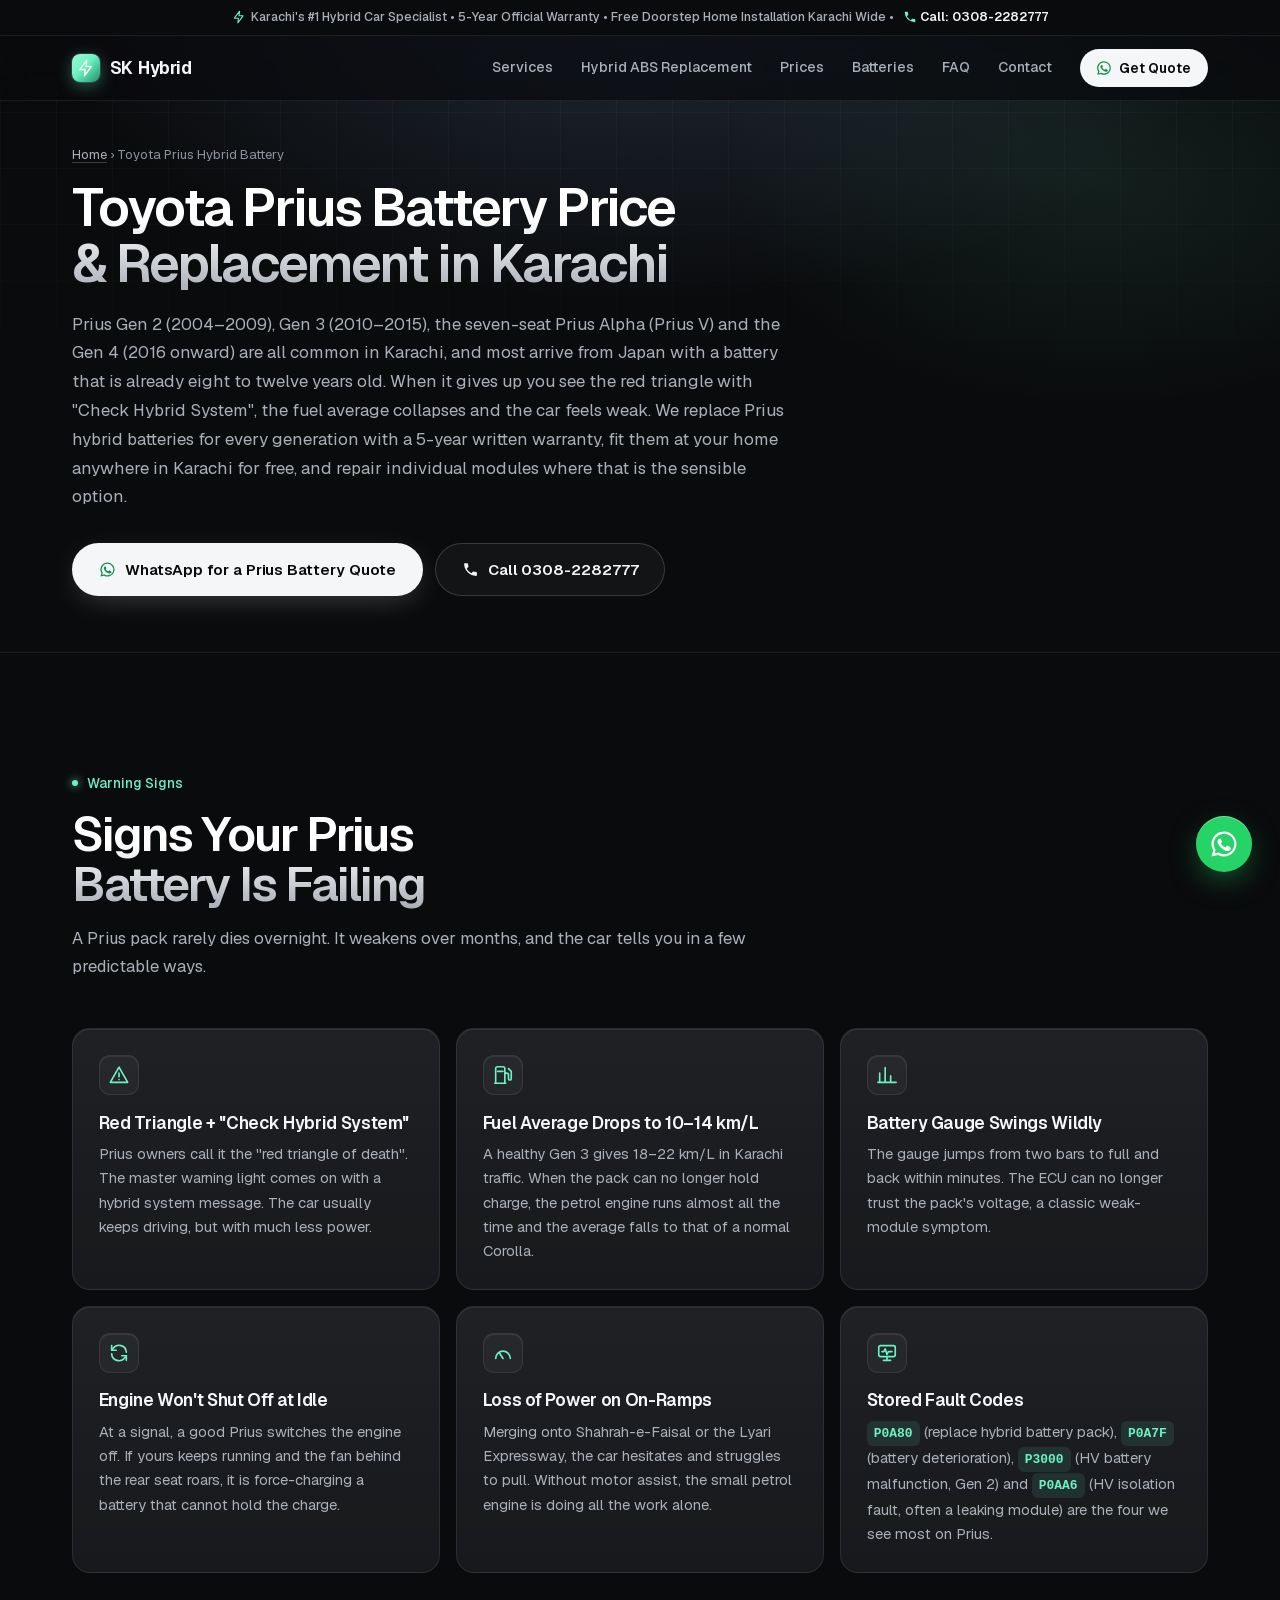
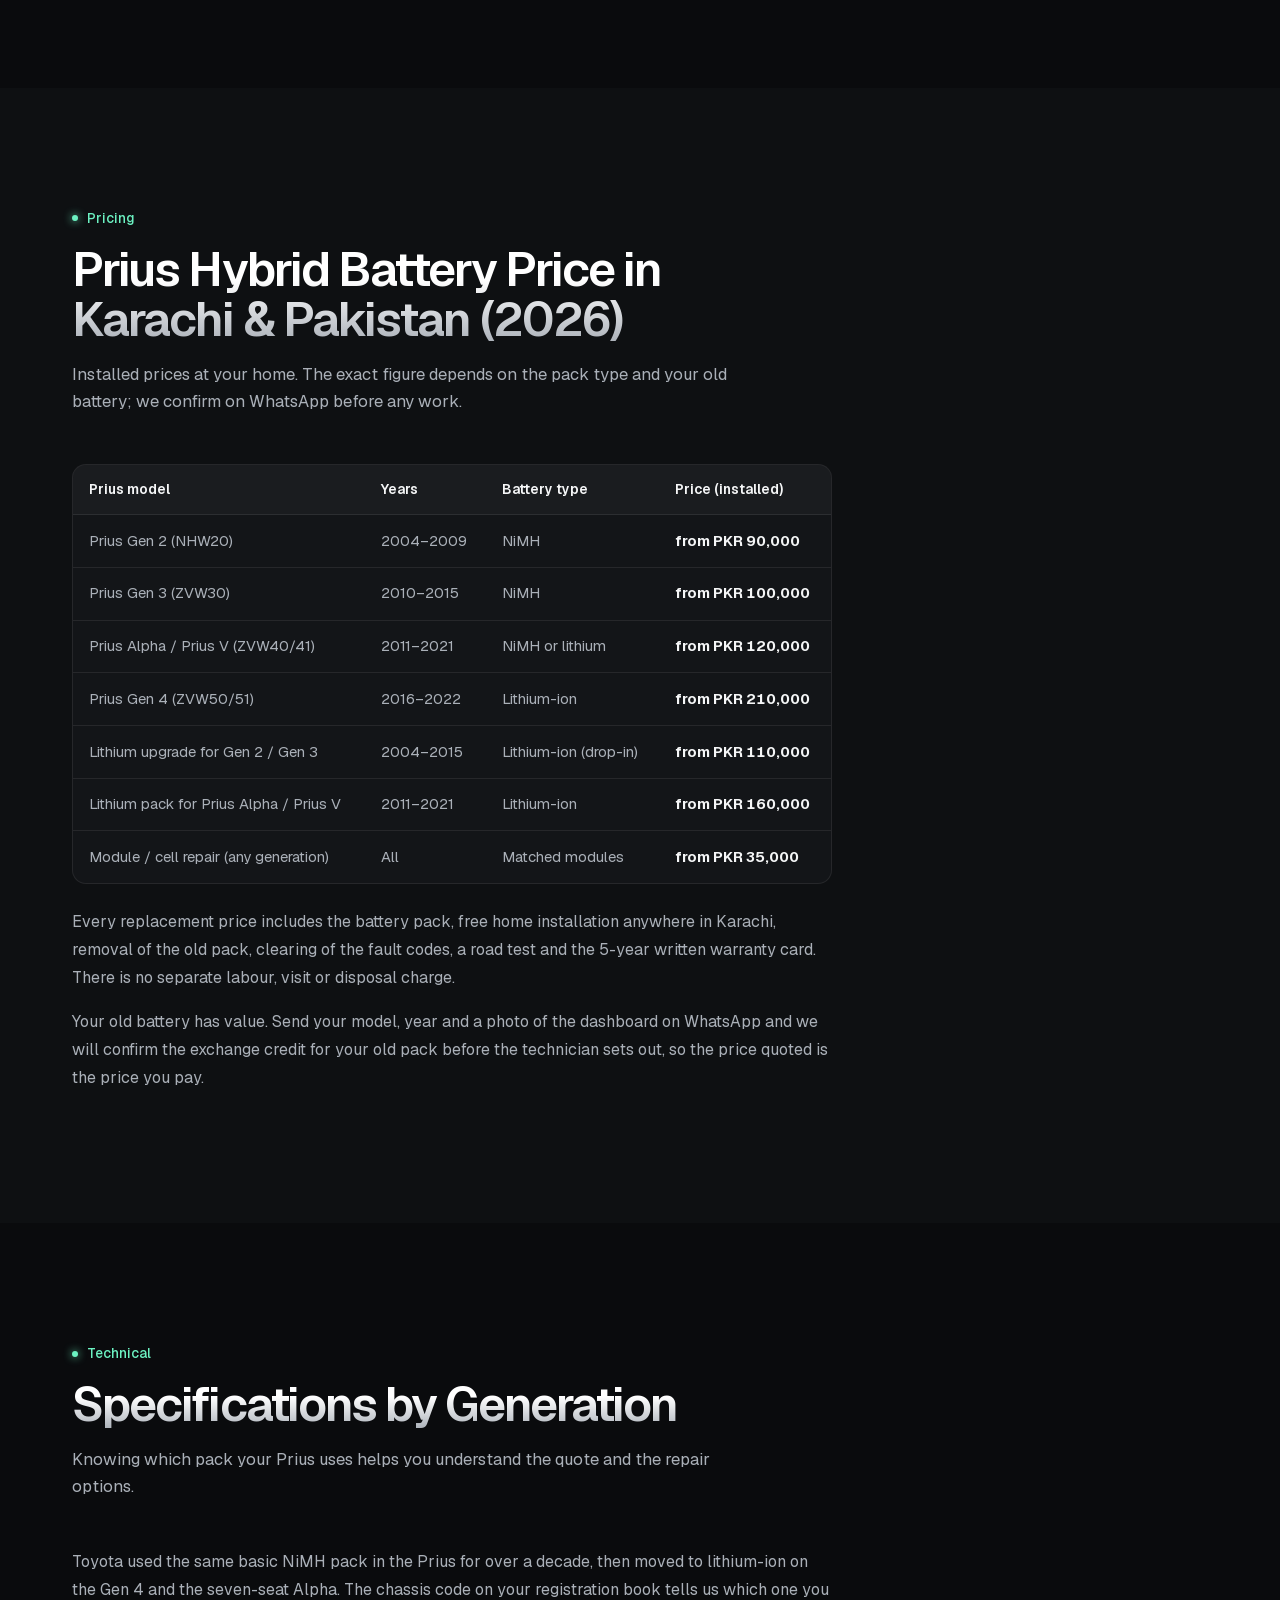
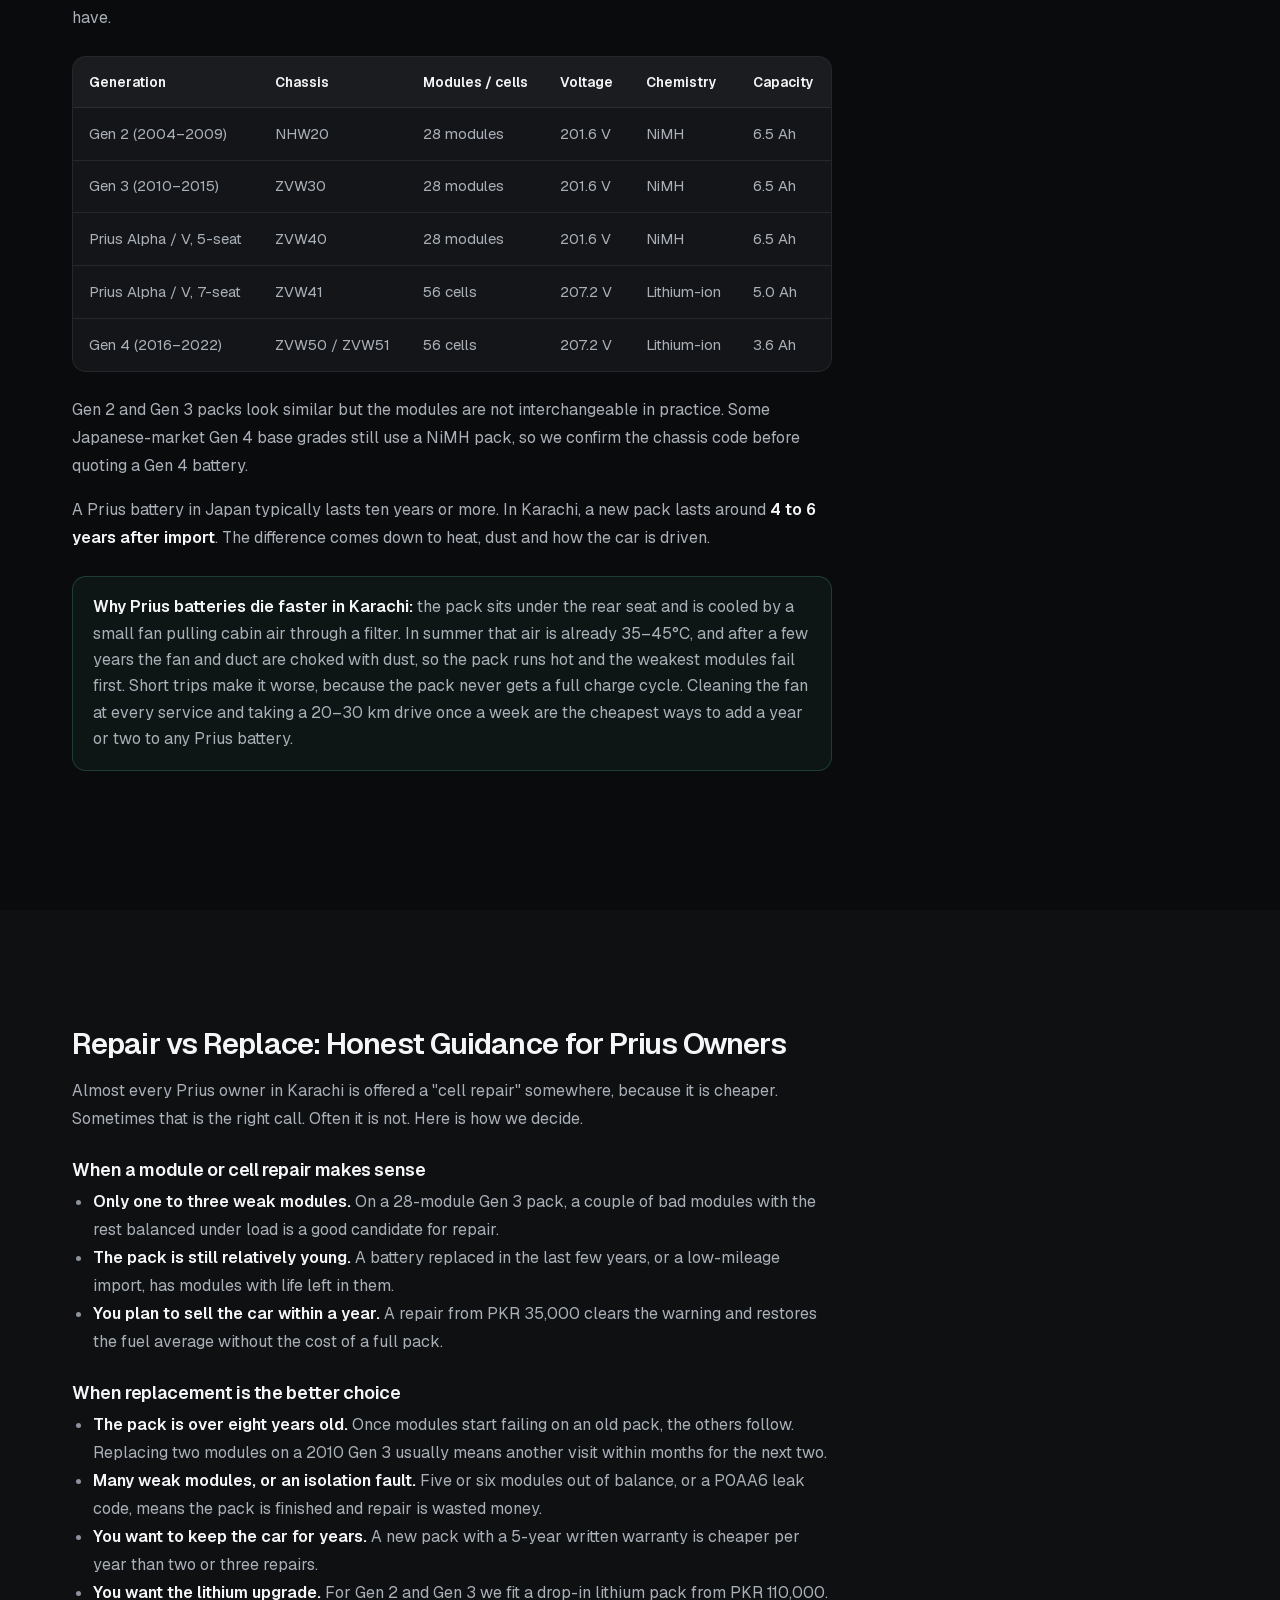
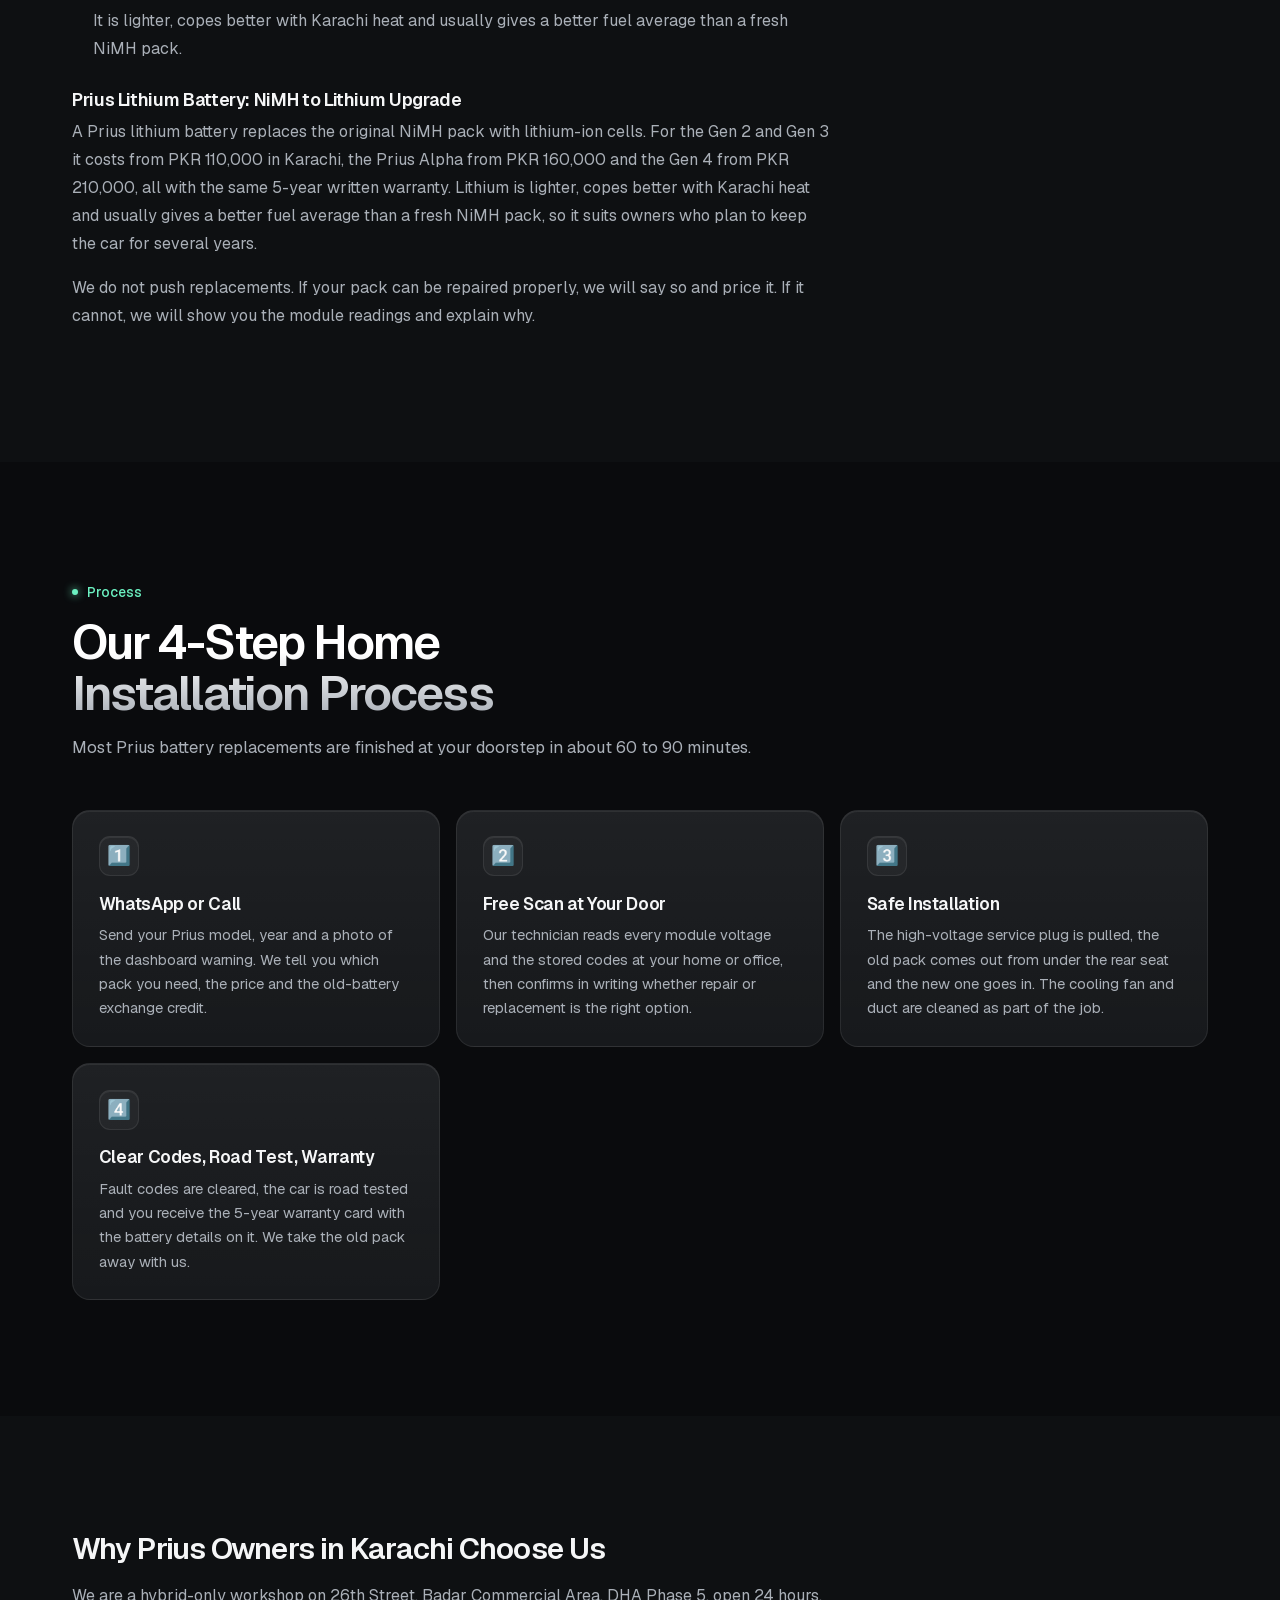
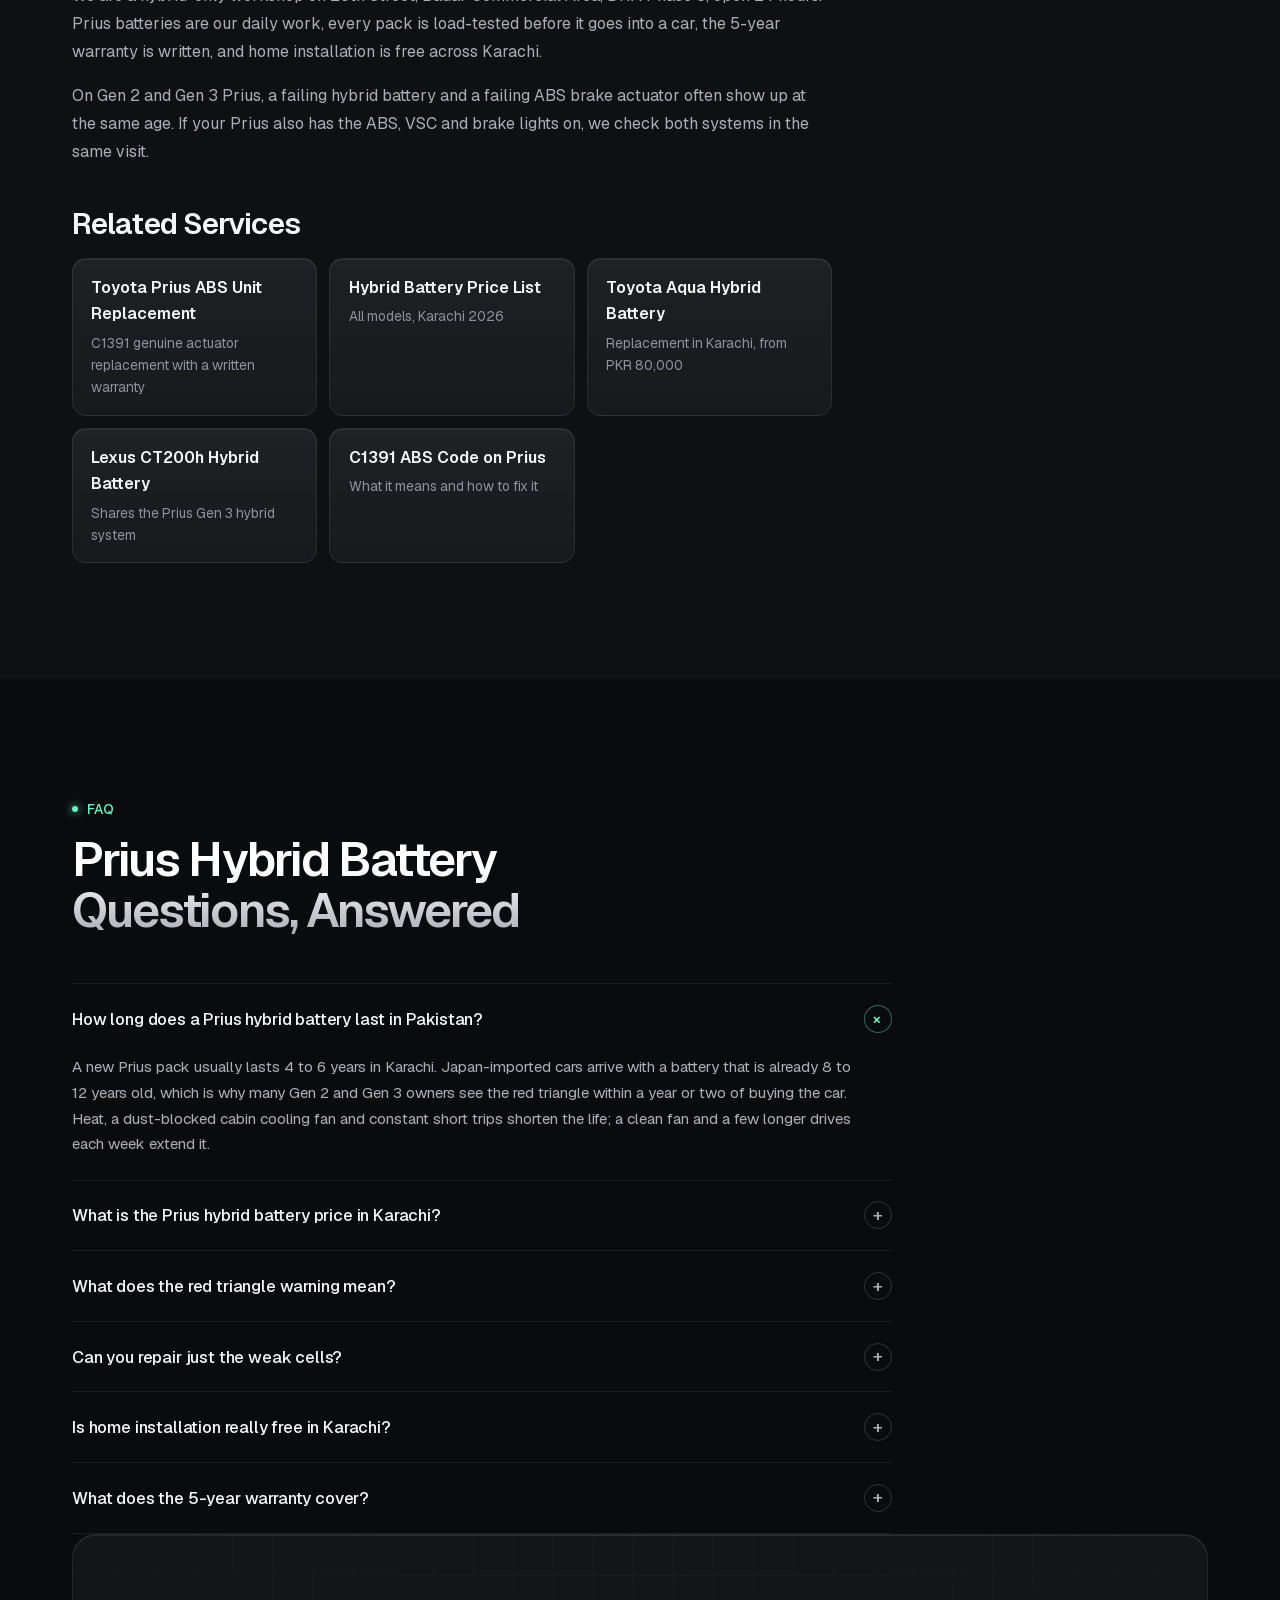
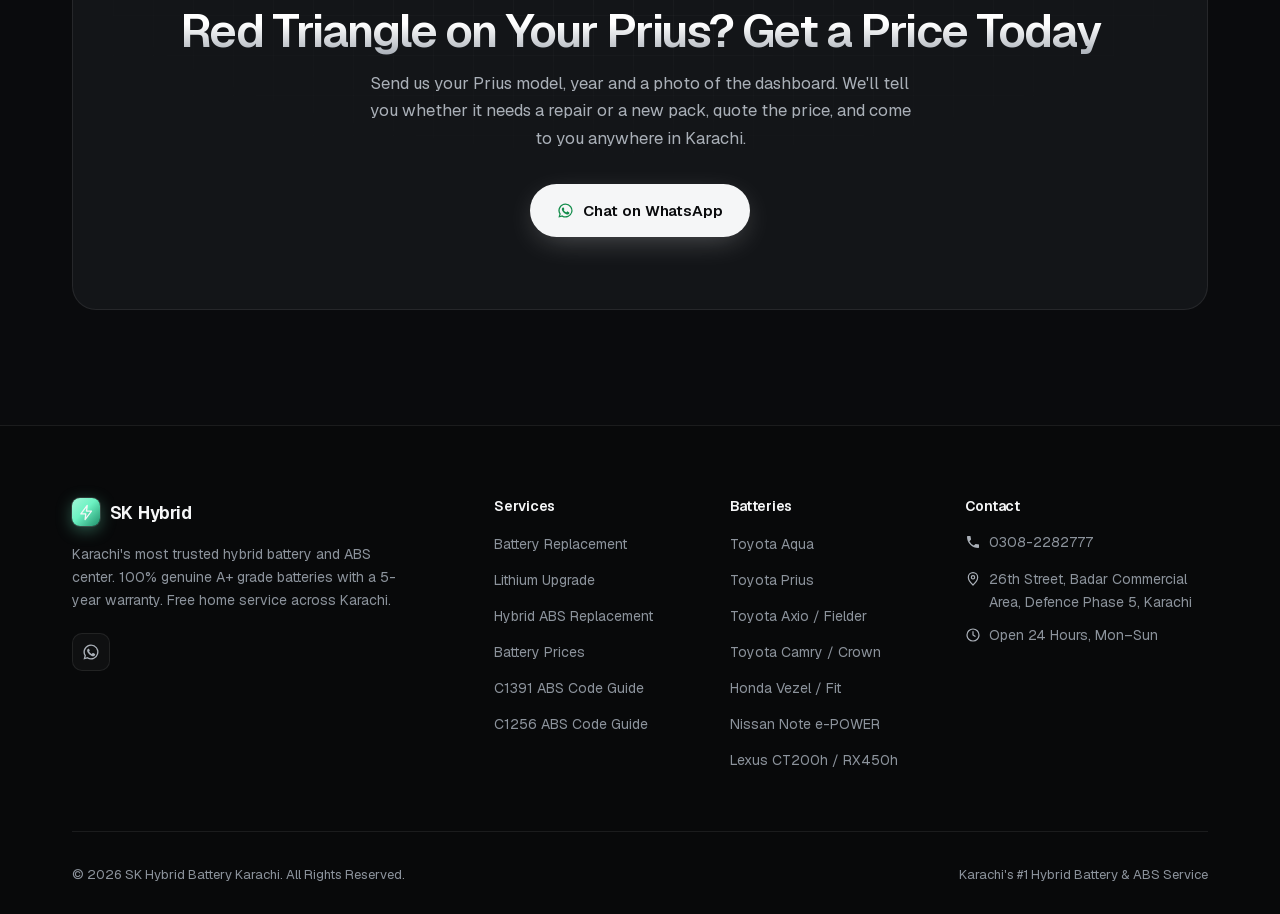
<file: toyota-prius-hybrid-battery-karachi/index.html>
<!DOCTYPE html>
<html lang="en" dir="ltr">
<head>
  <meta charset="UTF-8">
  <meta name="viewport" content="width=device-width, initial-scale=1.0">

  <!-- SEO Meta Tags -->
  <title>Toyota Prius Battery Price in Karachi 2026 | Gen 2, 3, 4 &amp; Alpha | SK Hybrid</title>
  <meta name="description" content="Toyota Prius battery price in Karachi from PKR 90,000, lithium upgrade from PKR 110,000. Gen 2, 3, 4 &amp; Alpha, 5-year warranty, free home installation in Karachi.">
  <meta name="robots" content="index, follow, max-image-preview:large, max-snippet:-1">
  <link rel="canonical" href="https://www.skhybridbatterys.com/toyota-prius-hybrid-battery-karachi/">

  <!-- Open Graph -->
  <meta property="og:locale" content="en_US">
  <meta property="og:type" content="article">
  <meta property="og:title" content="Toyota Prius Battery Price in Karachi 2026 | SK Hybrid Battery">
  <meta property="og:description" content="Prius Gen 2, Gen 3, Alpha and Gen 4 hybrid batteries from PKR 90,000 in Karachi. 5-year written warranty, free doorstep installation, module repair available.">
  <meta property="og:url" content="https://www.skhybridbatterys.com/toyota-prius-hybrid-battery-karachi/">
  <meta property="og:site_name" content="SK Hybrid Battery Karachi">
  <meta property="og:image" content="https://www.skhybridbatterys.com/images/hero-battery.jpg">
  <meta name="twitter:card" content="summary_large_image">
  <meta name="twitter:title" content="Toyota Prius Hybrid Battery in Karachi | SK Hybrid Battery">
  <meta name="twitter:description" content="Red triangle on your Prius? Gen 2, 3, 4 and Alpha batteries from PKR 90,000 with 5-year warranty and free home installation in Karachi.">

  <link rel="icon" href="/favicon.ico" sizes="48x48">
  <link rel="icon" href="/favicon.svg" type="image/svg+xml">
  <link rel="icon" href="/favicon-96.png" type="image/png" sizes="96x96">
  <link rel="apple-touch-icon" href="/apple-touch-icon.png">
  <link rel="manifest" href="/site.webmanifest">
  <link rel="preload" href="/fonts/geist-latin.woff2" as="font" type="font/woff2" crossorigin>
  <link rel="stylesheet" href="/style.css">

  <!-- Google Ads & Conversion Tracking -->
  <script async src="https://www.googletagmanager.com/gtag/js?id=AW-18432583532"></script>
  <script>
    window.dataLayer = window.dataLayer || [];
    function gtag(){dataLayer.push(arguments);}
    gtag('js', new Date());
    gtag('config', 'AW-18432583532');
    function trackAdConversion(type, label) {
      // Google Analytics 4: same clicks as named events (GA4 is loaded through the Ads Google tag)
      if (typeof gtag === 'function' && type !== 'quote-calculator-submit') {
        var gaEvent = /call/.test(type) ? 'click_call' : /direction/.test(type) ? 'click_directions' : type === 'quote_calculator_submit' ? 'quote_request' : 'click_whatsapp';
        gtag('event', gaEvent, { send_to: 'G-RZLM8SD3V3', button_id: type, button_text: String(label || '').slice(0, 100) });
      }
      if (typeof gtag === 'function' && !/direction/.test(type)) { // Directions taps are not leads: GA4 only, not a Google Ads conversion
        gtag('event', 'conversion', { 'send_to': 'AW-18432583532/qbc3CPTk2_UcEOzOq9VE', 'event_category': 'Leads', 'event_label': label || 'SK Hybrid Contact' });
      }
    }
    function gtag_report_conversion(url) {
      var callback = function () { if (typeof(url) != 'undefined') { window.location = url; } };
      if (typeof gtag === 'function') { gtag('event', 'conversion', { 'send_to': 'AW-18432583532/qbc3CPTk2_UcEOzOq9VE', 'event_callback': callback }); }
      return false;
    }
  </script>

  <!-- Schema.org: Product + Breadcrumbs + FAQPage -->
  <script type="application/ld+json">
  {
    "@context": "https://schema.org",
    "@graph": [
      {
        "@type": "Product",
        "@id": "https://www.skhybridbatterys.com/toyota-prius-hybrid-battery-karachi/#product",
        "name": "Toyota Prius Hybrid Battery Replacement in Karachi",
        "url": "https://www.skhybridbatterys.com/toyota-prius-hybrid-battery-karachi/",
        "image": "https://www.skhybridbatterys.com/images/hero-battery.jpg",
        "description": "Replacement hybrid battery packs for Toyota Prius Gen 2 (NHW20), Gen 3 (ZVW30), Prius Alpha / V (ZVW40/41) and Gen 4 (ZVW50/51), installed at your home anywhere in Karachi with a 5-year written warranty. NiMH and lithium options plus module repair.",
        "category": "Hybrid vehicle battery",
        "offers": {
          "@type": "AggregateOffer",
          "priceCurrency": "PKR",
          "lowPrice": "90000",
          "highPrice": "210000",
          "offerCount": "6",
          "availability": "https://schema.org/InStock",
          "url": "https://www.skhybridbatterys.com/toyota-prius-hybrid-battery-karachi/",
          "areaServed": { "@type": "City", "name": "Karachi" },
          "seller": {
            "@type": "AutoRepair",
            "name": "SK Hybrid Battery Karachi",
            "url": "https://www.skhybridbatterys.com/",
            "telephone": "+92-308-2282777",
            "address": {
              "@type": "PostalAddress",
              "streetAddress": "26th Street, Badar Commercial Area, Defence Phase 5",
              "addressLocality": "Karachi",
              "addressRegion": "Sindh",
              "postalCode": "75500",
              "addressCountry": "PK"
            }
          }
        }
      },
      {
        "@type": "BreadcrumbList",
        "itemListElement": [
          { "@type": "ListItem", "position": 1, "name": "Home", "item": "https://www.skhybridbatterys.com/" },
          { "@type": "ListItem", "position": 2, "name": "Toyota Prius Hybrid Battery", "item": "https://www.skhybridbatterys.com/toyota-prius-hybrid-battery-karachi/" }
        ]
      },
      {
        "@type": "FAQPage",
        "mainEntity": [
          {
            "@type": "Question",
            "name": "How long does a Prius hybrid battery last in Pakistan?",
            "acceptedAnswer": { "@type": "Answer", "text": "A new Prius pack usually lasts 4 to 6 years in Karachi. Japan-imported cars arrive with a battery that is already 8 to 12 years old, which is why many Gen 2 and Gen 3 owners see the red triangle within a year or two of buying the car. Heat, a dust-blocked cabin cooling fan and constant short trips shorten the life; a clean fan and a few longer drives each week extend it." }
          },
          {
            "@type": "Question",
            "name": "What is the Prius hybrid battery price in Karachi?",
            "acceptedAnswer": { "@type": "Answer", "text": "Prices start from PKR 90,000 for a Gen 2 (2004 to 2009) NiMH pack, PKR 100,000 for Gen 3 (2010 to 2015), PKR 120,000 for Prius Alpha / V and PKR 210,000 for a Gen 4 lithium pack, all installed at your home with a 5-year written warranty. Lithium packs for the Gen 2 and Gen 3 start from PKR 110,000 and for the Alpha / V from PKR 160,000. Module repair starts from PKR 35,000. Send your model and year on WhatsApp for an exact quote and an old-battery exchange credit." }
          },
          {
            "@type": "Question",
            "name": "What does the red triangle warning mean?",
            "acceptedAnswer": { "@type": "Answer", "text": "The red triangle is Toyota's master warning light. On a Prius it normally appears with the Check Hybrid System message and a stored code such as P0A80. It means the car has found a fault in the high-voltage system; on a car more than eight years old the cause is almost always a weak or failed battery module. The car may still drive, but power will be limited and the petrol engine will run constantly until the battery is repaired or replaced." }
          },
          {
            "@type": "Question",
            "name": "Can you repair just the weak cells?",
            "acceptedAnswer": { "@type": "Answer", "text": "Yes, when it makes sense. If the scan shows only one to three weak modules on an otherwise healthy pack, we replace those modules with matched, load-tested ones and rebalance the pack, from PKR 35,000. If the pack is over eight years old or has many weak modules, a repair is only a short-term fix and we will tell you honestly that a full replacement is better value." }
          },
          {
            "@type": "Question",
            "name": "Is home installation really free in Karachi?",
            "acceptedAnswer": { "@type": "Answer", "text": "Yes. Our technician comes to your home or office anywhere in Karachi, including DHA, Clifton, PECHS, Gulshan-e-Iqbal, Gulistan-e-Johar, North Nazimabad, Malir and Bahria Town, with the new pack and all tools. Installation takes about 60 to 90 minutes and there is no call-out or labour charge on top of the battery price." }
          },
          {
            "@type": "Question",
            "name": "What does the 5-year warranty cover?",
            "acceptedAnswer": { "@type": "Answer", "text": "Every new hybrid battery we sell comes with a 5-year written warranty against battery module failure. If the pack develops a covered fault, we repair or replace it at your home free of charge. The warranty card is handed over at installation with your car and battery details on it, so there is no argument later about what was fitted and when." }
          }
        ]
      }
    ]
  }
  </script>
</head>

<body>
  <!-- ==================== HEADER ==================== -->
  <header class="site-header" id="site-header">
    <div class="announcement-bar" role="banner">
      <span class="ic ic-bolt" aria-hidden="true"></span> <span class="ab-full">Karachi's #1 Hybrid Car Specialist • </span>5-Year Official Warranty • Free Doorstep Home Installation<span class="ab-full"> Karachi Wide</span> • <a href="tel:+923082282777" data-track="call-header"><span class="ic ic-phone" aria-hidden="true"></span> Call: 0308-2282777</a>
    </div>

    <nav class="navbar" id="navbar" role="navigation" aria-label="Main navigation">
      <div class="container">
        <a href="/" class="logo" id="site-logo" aria-label="SK Hybrid Battery – Home">
          <div class="logo-icon"><span class="ic ic-bolt" aria-hidden="true"></span></div>
          SK<span>Hybrid</span>
        </a>

        <div class="nav-links" id="nav-links" role="menubar">
          <a href="/#services" role="menuitem">Services</a>
          <a href="/abs-repair-karachi/" role="menuitem">Hybrid ABS Replacement</a>
          <a href="/hybrid-battery-price-karachi/" role="menuitem">Prices</a>
          <a href="/#products" role="menuitem">Batteries</a>
          <a href="/#faq" role="menuitem">FAQ</a>
          <a href="/#contact" role="menuitem">Contact</a>
          <a href="https://wa.me/923082282777?text=Hi%20SK%20Hybrid%20Battery%2C%20I%20need%20a%20Toyota%20Prius%20hybrid%20battery%20in%20Karachi" class="nav-cta" role="menuitem" target="_blank" rel="noopener" data-track="whatsapp-nav"><span class="ic ic-whatsapp" aria-hidden="true"></span> Get Quote</a>
        </div>

        <button class="mobile-toggle" id="mobile-toggle" aria-label="Toggle menu" aria-expanded="false">
          <span></span><span></span><span></span>
        </button>
      </div>
    </nav>
  </header>
  <div class="nav-overlay" id="nav-overlay"></div>

  <!-- ==================== PAGE HERO ==================== -->
  <section class="page-hero" id="top">
    <div class="container">
      <nav class="breadcrumb" aria-label="Breadcrumb"><a href="/">Home</a> › Toyota Prius Hybrid Battery</nav>
      <h1>Toyota Prius Battery Price &amp; Replacement in Karachi</h1>
      <p class="lead">Prius Gen 2 (2004–2009), Gen 3 (2010–2015), the seven-seat Prius Alpha (Prius V) and the Gen 4 (2016 onward) are all common in Karachi, and most arrive from Japan with a battery that is already eight to twelve years old. When it gives up you see the red triangle with "Check Hybrid System", the fuel average collapses and the car feels weak. We replace Prius hybrid batteries for every generation with a 5-year written warranty, fit them at your home anywhere in Karachi for free, and repair individual modules where that is the sensible option.</p>
      <div class="hero-actions">
        <a href="https://wa.me/923082282777?text=Hi%20SK%20Hybrid%20Battery%2C%20my%20Toyota%20Prius%20needs%20a%20hybrid%20battery%20in%20Karachi.%20Please%20send%20a%20quote." class="btn btn-primary" target="_blank" rel="noopener" data-track="prius-hero-whatsapp"><span class="ic ic-whatsapp" aria-hidden="true"></span> WhatsApp for a Prius Battery Quote</a>
        <a href="tel:+923082282777" class="btn btn-secondary" data-track="prius-hero-call"><span class="ic ic-phone" aria-hidden="true"></span> Call 0308-2282777</a>
      </div>
    </div>
  </section>

  <!-- ==================== SYMPTOMS ==================== -->
  <section class="section" id="symptoms">
    <div class="container">
      <div class="section-header reveal">
        <div class="section-label">Warning Signs</div>
        <h2>Signs Your Prius Battery Is Failing</h2>
        <p>A Prius pack rarely dies overnight. It weakens over months, and the car tells you in a few predictable ways.</p>
      </div>

      <div class="services-grid">
        <div class="service-card reveal">
          <div class="service-icon"><span class="ic ic-alert" aria-hidden="true"></span></div>
          <h3>Red Triangle + "Check Hybrid System"</h3>
          <p>Prius owners call it the "red triangle of death". The master warning light comes on with a hybrid system message. The car usually keeps driving, but with much less power.</p>
        </div>
        <div class="service-card reveal">
          <div class="service-icon"><span class="ic ic-fuel" aria-hidden="true"></span></div>
          <h3>Fuel Average Drops to 10–14 km/L</h3>
          <p>A healthy Gen 3 gives 18–22 km/L in Karachi traffic. When the pack can no longer hold charge, the petrol engine runs almost all the time and the average falls to that of a normal Corolla.</p>
        </div>
        <div class="service-card reveal">
          <div class="service-icon"><span class="ic ic-chart" aria-hidden="true"></span></div>
          <h3>Battery Gauge Swings Wildly</h3>
          <p>The gauge jumps from two bars to full and back within minutes. The ECU can no longer trust the pack's voltage, a classic weak-module symptom.</p>
        </div>
        <div class="service-card reveal">
          <div class="service-icon"><span class="ic ic-refresh" aria-hidden="true"></span></div>
          <h3>Engine Won't Shut Off at Idle</h3>
          <p>At a signal, a good Prius switches the engine off. If yours keeps running and the fan behind the rear seat roars, it is force-charging a battery that cannot hold the charge.</p>
        </div>
        <div class="service-card reveal">
          <div class="service-icon"><span class="ic ic-gauge" aria-hidden="true"></span></div>
          <h3>Loss of Power on On-Ramps</h3>
          <p>Merging onto Shahrah-e-Faisal or the Lyari Expressway, the car hesitates and struggles to pull. Without motor assist, the small petrol engine is doing all the work alone.</p>
        </div>
        <div class="service-card reveal">
          <div class="service-icon"><span class="ic ic-scan" aria-hidden="true"></span></div>
          <h3>Stored Fault Codes</h3>
          <p><span class="code-chip">P0A80</span> (replace hybrid battery pack), <span class="code-chip">P0A7F</span> (battery deterioration), <span class="code-chip">P3000</span> (HV battery malfunction, Gen 2) and <span class="code-chip">P0AA6</span> (HV isolation fault, often a leaking module) are the four we see most on Prius.</p>
        </div>
      </div>
    </div>
  </section>

  <!-- ==================== PRICES ==================== -->
  <section class="section" id="prius-prices" style="background: var(--bg-secondary);">
    <div class="container">
      <div class="section-header reveal">
        <div class="section-label">Pricing</div>
        <h2>Prius Hybrid Battery Price in Karachi &amp; Pakistan (2026)</h2>
        <p>Installed prices at your home. The exact figure depends on the pack type and your old battery; we confirm on WhatsApp before any work.</p>
      </div>

      <div class="prose reveal">
        <div class="table-wrap">
          <!-- PRICE: confirm these figures with the owner before publishing -->
          <table class="price-table fit">
            <thead>
              <tr><th>Prius model</th><th>Years</th><th>Battery type</th><th>Price (installed)</th></tr>
            </thead>
            <tbody>
              <tr><td data-label="Prius model">Prius Gen 2 (NHW20)</td><td data-label="Years">2004–2009</td><td data-label="Battery type">NiMH</td><td class="price wide" data-label="Price (installed)">from PKR 90,000</td></tr>
              <tr><td data-label="Prius model">Prius Gen 3 (ZVW30)</td><td data-label="Years">2010–2015</td><td data-label="Battery type">NiMH</td><td class="price wide" data-label="Price (installed)">from PKR 100,000</td></tr>
              <tr><td data-label="Prius model">Prius Alpha / Prius V (ZVW40/41)</td><td data-label="Years">2011–2021</td><td data-label="Battery type">NiMH or lithium</td><td class="price wide" data-label="Price (installed)">from PKR 120,000</td></tr>
              <tr><td data-label="Prius model">Prius Gen 4 (ZVW50/51)</td><td data-label="Years">2016–2022</td><td data-label="Battery type">Lithium-ion</td><td class="price wide" data-label="Price (installed)">from PKR 210,000</td></tr>
              <tr><td data-label="Prius model">Lithium upgrade for Gen 2 / Gen 3</td><td data-label="Years">2004–2015</td><td data-label="Battery type">Lithium-ion (drop-in)</td><td class="price wide" data-label="Price (installed)">from PKR 110,000</td></tr>
              <tr><td data-label="Prius model">Lithium pack for Prius Alpha / Prius V</td><td data-label="Years">2011–2021</td><td data-label="Battery type">Lithium-ion</td><td class="price wide" data-label="Price (installed)">from PKR 160,000</td></tr>
              <tr><td data-label="Prius model">Module / cell repair (any generation)</td><td data-label="Years">All</td><td data-label="Battery type">Matched modules</td><td class="price wide" data-label="Price (installed)">from PKR 35,000</td></tr>
            </tbody>
          </table>
        </div>
        <p>Every replacement price includes the battery pack, free home installation anywhere in Karachi, removal of the old pack, clearing of the fault codes, a road test and the 5-year written warranty card. There is no separate labour, visit or disposal charge.</p>
        <p>Your old battery has value. Send your model, year and a photo of the dashboard on WhatsApp and we will confirm the exchange credit for your old pack before the technician sets out, so the price quoted is the price you pay.</p>
      </div>
    </div>
  </section>

  <!-- ==================== SPECIFICATIONS ==================== -->
  <section class="section" id="specs">
    <div class="container">
      <div class="section-header reveal">
        <div class="section-label">Technical</div>
        <h2>Specifications by Generation</h2>
        <p>Knowing which pack your Prius uses helps you understand the quote and the repair options.</p>
      </div>

      <div class="prose reveal">
        <p>Toyota used the same basic NiMH pack in the Prius for over a decade, then moved to lithium-ion on the Gen 4 and the seven-seat Alpha. The chassis code on your registration book tells us which one you have.</p>
        <div class="table-wrap">
          <table class="price-table fit">
            <thead>
              <tr><th>Generation</th><th>Chassis</th><th>Modules / cells</th><th>Voltage</th><th>Chemistry</th><th>Capacity</th></tr>
            </thead>
            <tbody>
              <tr><td data-label="Generation">Gen 2 (2004–2009)</td><td data-label="Chassis">NHW20</td><td data-label="Modules / cells">28 modules</td><td data-label="Voltage">201.6 V</td><td data-label="Chemistry">NiMH</td><td data-label="Capacity">6.5 Ah</td></tr>
              <tr><td data-label="Generation">Gen 3 (2010–2015)</td><td data-label="Chassis">ZVW30</td><td data-label="Modules / cells">28 modules</td><td data-label="Voltage">201.6 V</td><td data-label="Chemistry">NiMH</td><td data-label="Capacity">6.5 Ah</td></tr>
              <tr><td data-label="Generation">Prius Alpha / V, 5-seat</td><td data-label="Chassis">ZVW40</td><td data-label="Modules / cells">28 modules</td><td data-label="Voltage">201.6 V</td><td data-label="Chemistry">NiMH</td><td data-label="Capacity">6.5 Ah</td></tr>
              <tr><td data-label="Generation">Prius Alpha / V, 7-seat</td><td data-label="Chassis">ZVW41</td><td data-label="Modules / cells">56 cells</td><td data-label="Voltage">207.2 V</td><td data-label="Chemistry">Lithium-ion</td><td data-label="Capacity">5.0 Ah</td></tr>
              <tr><td data-label="Generation">Gen 4 (2016–2022)</td><td data-label="Chassis">ZVW50 / ZVW51</td><td data-label="Modules / cells">56 cells</td><td data-label="Voltage">207.2 V</td><td data-label="Chemistry">Lithium-ion</td><td data-label="Capacity">3.6 Ah</td></tr>
            </tbody>
          </table>
        </div>
        <p>Gen 2 and Gen 3 packs look similar but the modules are not interchangeable in practice. Some Japanese-market Gen 4 base grades still use a NiMH pack, so we confirm the chassis code before quoting a Gen 4 battery.</p>
        <p>A Prius battery in Japan typically lasts ten years or more. In Karachi, a new pack lasts around <strong>4 to 6 years after import</strong>. The difference comes down to heat, dust and how the car is driven.</p>
        <div class="note-box">
          <strong>Why Prius batteries die faster in Karachi:</strong> the pack sits under the rear seat and is cooled by a small fan pulling cabin air through a filter. In summer that air is already 35–45°C, and after a few years the fan and duct are choked with dust, so the pack runs hot and the weakest modules fail first. Short trips make it worse, because the pack never gets a full charge cycle. Cleaning the fan at every service and taking a 20–30 km drive once a week are the cheapest ways to add a year or two to any Prius battery.
        </div>
      </div>
    </div>
  </section>

  <!-- ==================== REPAIR VS REPLACE ==================== -->
  <section class="section" id="repair-vs-replace" style="background: var(--bg-secondary);">
    <div class="container">
      <div class="prose reveal">
        <h2>Repair vs Replace: Honest Guidance for Prius Owners</h2>
        <p>Almost every Prius owner in Karachi is offered a "cell repair" somewhere, because it is cheaper. Sometimes that is the right call. Often it is not. Here is how we decide.</p>
        <h3>When a module or cell repair makes sense</h3>
        <ul>
          <li><strong>Only one to three weak modules.</strong> On a 28-module Gen 3 pack, a couple of bad modules with the rest balanced under load is a good candidate for repair.</li>
          <li><strong>The pack is still relatively young.</strong> A battery replaced in the last few years, or a low-mileage import, has modules with life left in them.</li>
          <li><strong>You plan to sell the car within a year.</strong> A repair from PKR 35,000 clears the warning and restores the fuel average without the cost of a full pack.</li>
        </ul>
        <h3>When replacement is the better choice</h3>
        <ul>
          <li><strong>The pack is over eight years old.</strong> Once modules start failing on an old pack, the others follow. Replacing two modules on a 2010 Gen 3 usually means another visit within months for the next two.</li>
          <li><strong>Many weak modules, or an isolation fault.</strong> Five or six modules out of balance, or a P0AA6 leak code, means the pack is finished and repair is wasted money.</li>
          <li><strong>You want to keep the car for years.</strong> A new pack with a 5-year written warranty is cheaper per year than two or three repairs.</li>
          <li><strong>You want the lithium upgrade.</strong> For Gen 2 and Gen 3 we fit a drop-in lithium pack from PKR 110,000. It is lighter, copes better with Karachi heat and usually gives a better fuel average than a fresh NiMH pack.</li>
        </ul>
        <h3>Prius Lithium Battery: NiMH to Lithium Upgrade</h3>
        <p>A Prius lithium battery replaces the original NiMH pack with lithium-ion cells. For the Gen 2 and Gen 3 it costs from PKR 110,000 in Karachi, the Prius Alpha from PKR 160,000 and the Gen 4 from PKR 210,000, all with the same 5-year written warranty. Lithium is lighter, copes better with Karachi heat and usually gives a better fuel average than a fresh NiMH pack, so it suits owners who plan to keep the car for several years.</p>
        <p>We do not push replacements. If your pack can be repaired properly, we will say so and price it. If it cannot, we will show you the module readings and explain why.</p>
      </div>
    </div>
  </section>

  <!-- ==================== PROCESS ==================== -->
  <section class="section" id="process">
    <div class="container">
      <div class="section-header reveal">
        <div class="section-label">Process</div>
        <h2>Our 4-Step Home Installation Process</h2>
        <p>Most Prius battery replacements are finished at your doorstep in about 60 to 90 minutes.</p>
      </div>
      <div class="services-grid">
        <div class="service-card reveal">
          <div class="service-icon">1️⃣</div>
          <h3>WhatsApp or Call</h3>
          <p>Send your Prius model, year and a photo of the dashboard warning. We tell you which pack you need, the price and the old-battery exchange credit.</p>
        </div>
        <div class="service-card reveal">
          <div class="service-icon">2️⃣</div>
          <h3>Free Scan at Your Door</h3>
          <p>Our technician reads every module voltage and the stored codes at your home or office, then confirms in writing whether repair or replacement is the right option.</p>
        </div>
        <div class="service-card reveal">
          <div class="service-icon">3️⃣</div>
          <h3>Safe Installation</h3>
          <p>The high-voltage service plug is pulled, the old pack comes out from under the rear seat and the new one goes in. The cooling fan and duct are cleaned as part of the job.</p>
        </div>
        <div class="service-card reveal">
          <div class="service-icon">4️⃣</div>
          <h3>Clear Codes, Road Test, Warranty</h3>
          <p>Fault codes are cleared, the car is road tested and you receive the 5-year warranty card with the battery details on it. We take the old pack away with us.</p>
        </div>
      </div>
    </div>
  </section>

  <!-- ==================== RELATED ==================== -->
  <section class="section" id="related" style="background: var(--bg-secondary);">
    <div class="container">
      <div class="prose reveal">
        <h2>Why Prius Owners in Karachi Choose Us</h2>
        <p>We are a hybrid-only workshop on 26th Street, Badar Commercial Area, DHA Phase 5, open 24 hours. Prius batteries are our daily work, every pack is load-tested before it goes into a car, the 5-year warranty is written, and home installation is free across Karachi.</p>
        <p>On Gen 2 and Gen 3 Prius, a failing hybrid battery and a failing ABS brake actuator often show up at the same age. If your Prius also has the ABS, VSC and brake lights on, we check both systems in the same visit.</p>

        <h2>Related Services</h2>
        <div class="related-links">
          <a href="/toyota-prius-abs-karachi/">Toyota Prius ABS Unit Replacement <span>C1391 genuine actuator replacement with a written warranty</span></a>
          <a href="/hybrid-battery-price-karachi/">Hybrid Battery Price List <span>All models, Karachi 2026</span></a>
          <a href="/toyota-aqua-hybrid-battery-karachi/">Toyota Aqua Hybrid Battery <span>Replacement in Karachi, from PKR 80,000</span></a>
          <a href="/lexus-hybrid-battery/">Lexus CT200h Hybrid Battery <span>Shares the Prius Gen 3 hybrid system</span></a>
          <a href="/c1391-code-toyota-prius-aqua/">C1391 ABS Code on Prius <span>What it means and how to fix it</span></a>
        </div>
      </div>
    </div>
  </section>

  <!-- ==================== FAQ ==================== -->
  <section class="section" id="faq">
    <div class="container">
      <div class="section-header reveal">
        <div class="section-label">FAQ</div>
        <h2>Prius Hybrid Battery Questions, Answered</h2>
      </div>

      <div class="faq-grid reveal">
        <div class="faq-item active">
          <button class="faq-question" aria-expanded="true"><span>How long does a Prius hybrid battery last in Pakistan?</span><span class="faq-icon">+</span></button>
          <div class="faq-answer"><p>A new Prius pack usually lasts 4 to 6 years in Karachi. Japan-imported cars arrive with a battery that is already 8 to 12 years old, which is why many Gen 2 and Gen 3 owners see the red triangle within a year or two of buying the car. Heat, a dust-blocked cabin cooling fan and constant short trips shorten the life; a clean fan and a few longer drives each week extend it.</p></div>
        </div>
        <div class="faq-item">
          <button class="faq-question" aria-expanded="false"><span>What is the Prius hybrid battery price in Karachi?</span><span class="faq-icon">+</span></button>
          <div class="faq-answer"><p>Prices start from PKR 90,000 for a Gen 2 (2004 to 2009) NiMH pack, PKR 100,000 for Gen 3 (2010 to 2015), PKR 120,000 for Prius Alpha / V and PKR 210,000 for a Gen 4 lithium pack, all installed at your home with a 5-year written warranty. Lithium packs for the Gen 2 and Gen 3 start from PKR 110,000 and for the Alpha / V from PKR 160,000. Module repair starts from PKR 35,000. Send your model and year on WhatsApp for an exact quote and an old-battery exchange credit.</p></div>
        </div>
        <div class="faq-item">
          <button class="faq-question" aria-expanded="false"><span>What does the red triangle warning mean?</span><span class="faq-icon">+</span></button>
          <div class="faq-answer"><p>The red triangle is Toyota's master warning light. On a Prius it normally appears with the Check Hybrid System message and a stored code such as P0A80. It means the car has found a fault in the high-voltage system; on a car more than eight years old the cause is almost always a weak or failed battery module. The car may still drive, but power will be limited and the petrol engine will run constantly until the battery is repaired or replaced.</p></div>
        </div>
        <div class="faq-item">
          <button class="faq-question" aria-expanded="false"><span>Can you repair just the weak cells?</span><span class="faq-icon">+</span></button>
          <div class="faq-answer"><p>Yes, when it makes sense. If the scan shows only one to three weak modules on an otherwise healthy pack, we replace those modules with matched, load-tested ones and rebalance the pack, from PKR 35,000. If the pack is over eight years old or has many weak modules, a repair is only a short-term fix and we will tell you honestly that a full replacement is better value.</p></div>
        </div>
        <div class="faq-item">
          <button class="faq-question" aria-expanded="false"><span>Is home installation really free in Karachi?</span><span class="faq-icon">+</span></button>
          <div class="faq-answer"><p>Yes. Our technician comes to your home or office anywhere in Karachi, including DHA, Clifton, PECHS, Gulshan-e-Iqbal, Gulistan-e-Johar, North Nazimabad, Malir and Bahria Town, with the new pack and all tools. Installation takes about 60 to 90 minutes and there is no call-out or labour charge on top of the battery price.</p></div>
        </div>
        <div class="faq-item">
          <button class="faq-question" aria-expanded="false"><span>What does the 5-year warranty cover?</span><span class="faq-icon">+</span></button>
          <div class="faq-answer"><p>Every new hybrid battery we sell comes with a 5-year written warranty against battery module failure. If the pack develops a covered fault, we repair or replace it at your home free of charge. The warranty card is handed over at installation with your car and battery details on it, so there is no argument later about what was fitted and when.</p></div>
        </div>
      </div>

      <!-- CTA Banner -->
      <div class="cta-banner reveal" id="cta-section">
        <h2>Red Triangle on Your Prius? Get a Price Today</h2>
        <p>Send us your Prius model, year and a photo of the dashboard. We'll tell you whether it needs a repair or a new pack, quote the price, and come to you anywhere in Karachi.</p>
        <a href="https://wa.me/923082282777?text=Hi%20SK%20Hybrid%20Battery%2C%20my%20Toyota%20Prius%20has%20a%20hybrid%20battery%20warning.%20Please%20quote%20for%20a%20battery%20in%20Karachi." class="btn" target="_blank" rel="noopener" data-track="prius-cta-whatsapp"><span class="ic ic-whatsapp" aria-hidden="true"></span> Chat on WhatsApp</a>
      </div>
    </div>
  </section>

  <!-- ==================== FOOTER ==================== -->
  <footer class="footer" id="footer" role="contentinfo">
    <div class="container">
      <div class="footer-grid">
        <div class="footer-about">
          <a href="/" class="logo" aria-label="SK Hybrid Battery – Home"><div class="logo-icon"><span class="ic ic-bolt" aria-hidden="true"></span></div>SK<span>Hybrid</span></a>
          <p>Karachi's most trusted hybrid battery and ABS center. 100% genuine A+ grade batteries with a 5-year warranty. Free home service across Karachi.</p>
          <div class="footer-social">
            <a href="https://wa.me/923082282777" aria-label="WhatsApp" target="_blank" rel="noopener" data-track="footer-whatsapp"><span class="ic ic-whatsapp" aria-hidden="true"></span></a>
          </div>
        </div>
        <div class="footer-column">
          <h4>Services</h4>
          <ul>
            <li><a href="/#services">Battery Replacement</a></li>
            <li><a href="/#services">Lithium Upgrade</a></li>
            <li><a href="/abs-repair-karachi/">Hybrid ABS Replacement</a></li>
            <li><a href="/hybrid-battery-price-karachi/">Battery Prices</a></li>
            <li><a href="/c1391-code-toyota-prius-aqua/">C1391 ABS Code Guide</a></li>
            <li><a href="/c1256-code-toyota-prius-aqua/">C1256 ABS Code Guide</a></li>
          </ul>
        </div>
        <div class="footer-column">
          <h4>Batteries</h4>
          <ul>
            <li><a href="/toyota-aqua-hybrid-battery-karachi/">Toyota Aqua</a></li>
            <li><a href="/toyota-prius-hybrid-battery-karachi/">Toyota Prius</a></li>
            <li><a href="/toyota-axio-fielder-hybrid-battery/">Toyota Axio / Fielder</a></li>
            <li><a href="/toyota-camry-crown-hybrid-battery/">Toyota Camry / Crown</a></li>
            <li><a href="/honda-vezel-fit-hybrid-battery/">Honda Vezel / Fit</a></li>
            <li><a href="/nissan-note-e-power-battery/">Nissan Note e-POWER</a></li>
            <li><a href="/lexus-hybrid-battery/">Lexus CT200h / RX450h</a></li>
          </ul>
        </div>
        <div class="footer-column">
          <h4>Contact</h4>
          <ul>
            <li><a href="tel:+923082282777" data-track="footer-call"><span class="ic ic-phone" aria-hidden="true"></span> 0308-2282777</a></li>
            <li><a href="https://www.google.com/maps/dir/?api=1&destination=24.799278,67.047952" target="_blank" rel="noopener"><span class="ic ic-pin" aria-hidden="true"></span> 26th Street, Badar Commercial Area, Defence Phase 5, Karachi</a></li>
            <li><a href="/#contact"><span class="ic ic-clock" aria-hidden="true"></span> Open 24 Hours, Mon–Sun</a></li>
          </ul>
        </div>
      </div>
      <div class="footer-bottom">
        <p>© 2026 SK Hybrid Battery Karachi. All Rights Reserved.</p>
        <p>Karachi's #1 Hybrid Battery &amp; ABS Service</p>
      </div>
    </div>
  </footer>

  <a href="https://wa.me/923082282777?text=Hi%2C%20I%20need%20a%20Toyota%20Prius%20hybrid%20battery%20in%20Karachi" class="whatsapp-float" id="whatsapp-float" target="_blank" rel="noopener" aria-label="Chat on WhatsApp" data-track="whatsapp-float"><span class="ic ic-whatsapp" aria-hidden="true"></span></a>
  <button class="scroll-top" id="scroll-top" aria-label="Scroll to top">↑</button>

  <div class="mobile-action-bar" role="navigation" aria-label="Mobile Quick Actions">
    <div class="mobile-action-bar-inner">
      <a href="tel:+923082282777" class="mobile-action-btn btn-call" data-track="mobile-bar-call"><span class="btn-icon"><span class="ic ic-phone" aria-hidden="true"></span></span><span>Call Now</span></a>
      <a href="https://wa.me/923082282777?text=Hi%20SK%20Hybrid%20Battery%2C%20I%20need%20a%20Toyota%20Prius%20hybrid%20battery%20in%20Karachi" target="_blank" rel="noopener" class="mobile-action-btn btn-whatsapp" data-track="mobile-bar-whatsapp"><span class="btn-icon"><span class="ic ic-whatsapp" aria-hidden="true"></span></span><span>WhatsApp Quote</span></a>
      <a href="https://www.google.com/maps/dir/?api=1&destination=24.799278,67.047952" target="_blank" rel="noopener" class="mobile-action-btn btn-directions" data-track="mobile-bar-directions"><span class="btn-icon"><span class="ic ic-pin" aria-hidden="true"></span></span><span>Directions</span></a>
    </div>
  </div>

  <script>
    const siteHeader = document.getElementById('site-header');
    const navbar = document.getElementById('navbar');
    const scrollTopBtn = document.getElementById('scroll-top');
    window.addEventListener('scroll', () => {
      const y = window.scrollY;
      siteHeader.classList.toggle('scrolled', y > 60);
      navbar.classList.toggle('scrolled', y > 60);
      scrollTopBtn.classList.toggle('visible', y > 500);
    });
    const toggle = document.getElementById('mobile-toggle');
    const navLinks = document.getElementById('nav-links');
    const overlay = document.getElementById('nav-overlay');
    function closeMenu() { navLinks.classList.remove('open'); overlay.classList.remove('open'); toggle.classList.remove('active'); toggle.setAttribute('aria-expanded', 'false'); }
    toggle.addEventListener('click', () => { const isOpen = navLinks.classList.toggle('open'); overlay.classList.toggle('open'); toggle.classList.toggle('active'); toggle.setAttribute('aria-expanded', isOpen); });
    overlay.addEventListener('click', closeMenu);
    navLinks.querySelectorAll('a').forEach(link => link.addEventListener('click', closeMenu));
    scrollTopBtn.addEventListener('click', () => window.scrollTo({ top: 0, behavior: 'smooth' }));
    const revealObserver = new IntersectionObserver((entries) => {
      entries.forEach(entry => { if (entry.isIntersecting) { entry.target.classList.add('visible'); revealObserver.unobserve(entry.target); } });
    }, { threshold: 0.1, rootMargin: '0px 0px -50px 0px' });
    document.querySelectorAll('.reveal').forEach(el => revealObserver.observe(el));
    document.querySelectorAll('.faq-question').forEach(button => {
      button.addEventListener('click', () => {
        const item = button.parentElement; const isActive = item.classList.contains('active');
        document.querySelectorAll('.faq-item').forEach(other => { other.classList.remove('active'); other.querySelector('.faq-question').setAttribute('aria-expanded', 'false'); });
        if (!isActive) { item.classList.add('active'); button.setAttribute('aria-expanded', 'true'); }
      });
    });
    document.querySelectorAll('[data-track]').forEach(el => {
      el.addEventListener('click', () => { if (typeof trackAdConversion === 'function') trackAdConversion(el.getAttribute('data-track'), el.innerText.trim() || 'CTA'); });
    });
  </script>
  <script src="/js/hide-prices.js"></script>
</body>
</html>
</file>
<file: style.css>
/* ===== SELF-HOSTED FONT (Geist variable, latin subset, weights 400–800) ===== */
@font-face {
  font-family: 'Geist';
  font-style: normal;
  font-weight: 400 800;
  font-display: swap;
  src: url('fonts/geist-latin.woff2') format('woff2');
  unicode-range: U+0000-00FF, U+0131, U+0152-0153, U+02BB-02BC, U+02C6, U+02DA, U+02DC, U+0304, U+0308, U+0329, U+2000-206F, U+20AC, U+2122, U+2191, U+2193, U+2212, U+2215, U+FEFF, U+FFFD;
}

/* ===== DESIGN SYSTEM: "Charge" — black, white-to-silver type, one mint accent for battery health ===== */
:root {
  color-scheme: dark;

  --bg-primary: #0a0b0d;
  --bg-secondary: #0e1012;
  --bg-card: #131518;
  --bg-card-hover: #171a1e;
  --bg-raised: rgba(255, 255, 255, 0.035);
  --border: rgba(255, 255, 255, 0.08);
  --border-hover: rgba(255, 255, 255, 0.16);

  --text-primary: #f5f6f7;
  --text-secondary: #aab0b8;
  --text-muted: #8c939c;

  --accent: #6cf2c2;
  --accent-light: #a3f7d9;
  --accent-dark: #1f8f6a;
  --accent-glow: rgba(108, 242, 194, 0.1);
  --accent-glow-strong: rgba(108, 242, 194, 0.22);

  --whatsapp: #25d366;
  --star: #f5c451;

  --heading-gradient: linear-gradient(180deg, #ffffff 35%, #a9afb7 100%);
  --panel-gradient: linear-gradient(180deg, rgba(255, 255, 255, 0.05), rgba(255, 255, 255, 0.015));
  --panel-highlight: inset 0 1px 0 rgba(255, 255, 255, 0.07);

  --font-heading: 'Geist', system-ui, -apple-system, 'Segoe UI', sans-serif;
  --font-body: 'Geist', system-ui, -apple-system, 'Segoe UI', sans-serif;
  --font-mono: ui-monospace, SFMono-Regular, Menlo, monospace;

  --section-padding: clamp(4rem, 9vw, 7.5rem);
  --container-max: 1200px;
  --container-padding: clamp(1rem, 4vw, 2rem);

  --ease-out: cubic-bezier(0.16, 1, 0.3, 1);

  --radius-sm: 10px;
  --radius-md: 14px;
  --radius-lg: 18px;
  --radius-xl: 24px;
  --radius-pill: 999px;
}

/* ===== RESET & BASE ===== */
*,
*::before,
*::after {
  margin: 0;
  padding: 0;
  box-sizing: border-box;
}

html {
  scroll-behavior: smooth;
  scroll-padding-top: 120px;
  -webkit-font-smoothing: antialiased;
  -moz-osx-font-smoothing: grayscale;
  -webkit-text-size-adjust: 100%;
}

body {
  font-family: var(--font-body);
  background-color: var(--bg-primary);
  color: var(--text-secondary);
  line-height: 1.65;
  font-size: 16px;
  overflow-x: hidden;
}

img {
  max-width: 100%;
  height: auto;
  display: block;
}

a {
  text-decoration: none;
  color: inherit;
  transition: color 0.2s var(--ease-out);
}

ul {
  list-style: none;
}

h1, h2, h3, h4, h5, h6 {
  font-family: var(--font-heading);
  color: var(--text-primary);
  font-weight: 600;
  line-height: 1.2;
  letter-spacing: -0.02em;
  text-wrap: balance;
}

strong {
  color: var(--text-primary);
  font-weight: 600;
}

:focus-visible {
  outline: 2px solid var(--accent);
  outline-offset: 3px;
  border-radius: 6px;
}

.container {
  max-width: var(--container-max);
  margin: 0 auto;
  padding: 0 var(--container-padding);
}

/* Big headings: white fading to silver, the signature of this theme */
.hero-content h1,
.page-hero h1,
.section-header h2,
.cta-banner h2 {
  background: var(--heading-gradient);
  -webkit-background-clip: text;
  background-clip: text;
  color: transparent;
  -webkit-text-fill-color: transparent;
}

/* ===== SITE HEADER & NAVIGATION ===== */
.site-header {
  position: fixed;
  top: 0;
  left: 0;
  right: 0;
  z-index: 1000;
  width: 100%;
}

.announcement-bar {
  background: var(--bg-primary);
  color: var(--text-secondary);
  font-size: 0.78rem;
  font-weight: 500;
  padding: 0.45rem 1rem;
  text-align: center;
  border-bottom: 1px solid var(--border);
}

.announcement-bar > .ic {
  color: var(--accent);
  margin-right: 0.15rem;
}

.announcement-bar a {
  color: var(--text-primary);
  margin-left: 0.35rem;
  font-weight: 600;
  white-space: nowrap;
}

.announcement-bar a .ic {
  color: var(--accent);
}

.navbar {
  position: relative;
  width: 100%;
  padding: 0.8rem 0;
  background: rgba(10, 11, 13, 0.72);
  backdrop-filter: blur(18px) saturate(160%);
  -webkit-backdrop-filter: blur(18px) saturate(160%);
  border-bottom: 1px solid var(--border);
  transition: background 0.3s var(--ease-out), padding 0.3s var(--ease-out);
}

.site-header.scrolled .navbar,
.navbar.scrolled {
  padding: 0.6rem 0;
  background: rgba(10, 11, 13, 0.9);
}

.navbar .container {
  display: flex;
  align-items: center;
  justify-content: space-between;
}

.logo {
  display: flex;
  align-items: center;
  gap: 0.35rem;
  font-size: 1.1rem;
  font-weight: 650;
  color: var(--text-primary);
  letter-spacing: -0.03em;
}

.logo-icon {
  width: 28px;
  height: 28px;
  margin-right: 0.25rem;
  background: linear-gradient(135deg, var(--accent-light), var(--accent) 45%, var(--accent-dark));
  border-radius: 8px;
  display: flex;
  align-items: center;
  justify-content: center;
  color: var(--bg-primary);
  font-size: 0.95rem;
  box-shadow: 0 0 0 1px rgba(255, 255, 255, 0.12), 0 4px 16px rgba(108, 242, 194, 0.35);
}

.logo span {
  color: var(--text-primary);
}

.nav-links {
  display: flex;
  align-items: center;
  gap: 1.75rem;
}

.nav-links a {
  font-size: 0.88rem;
  font-weight: 500;
  white-space: nowrap;
  color: var(--text-secondary);
  padding: 0.3rem 0;
}

.nav-links a:hover,
.nav-links a.active {
  color: var(--text-primary);
}

.nav-links .nav-cta {
  display: inline-flex;
  align-items: center;
  gap: 0.45rem;
  background: var(--text-primary);
  color: var(--bg-primary);
  padding: 0.5rem 1.05rem;
  border-radius: var(--radius-pill);
  font-weight: 600;
  font-size: 0.85rem;
  transition: background 0.2s var(--ease-out), box-shadow 0.2s var(--ease-out);
}

.nav-links .nav-cta .ic {
  color: #128c4a;
}

.nav-links .nav-cta:hover {
  color: var(--bg-primary);
  background: #ffffff;
  box-shadow: 0 0 0 4px rgba(255, 255, 255, 0.08);
}

.mobile-toggle {
  display: none;
  flex-direction: column;
  gap: 5px;
  cursor: pointer;
  padding: 4px;
  background: none;
  border: none;
}

.mobile-toggle span {
  width: 20px;
  height: 1.5px;
  background: var(--text-primary);
  border-radius: 2px;
  transition: transform 0.3s var(--ease-out), opacity 0.3s var(--ease-out);
}

.mobile-toggle.active span:nth-child(1) {
  transform: translateY(6.5px) rotate(45deg);
}

.mobile-toggle.active span:nth-child(2) {
  opacity: 0;
}

.mobile-toggle.active span:nth-child(3) {
  transform: translateY(-6.5px) rotate(-45deg);
}

/* ===== HERO: soft light from above + faint grid (homepage and inner pages) ===== */
.hero,
.page-hero {
  position: relative;
  overflow: hidden;
  isolation: isolate;
}

.hero::before,
.page-hero::before {
  content: '';
  position: absolute;
  inset: 0 -10% auto;
  height: 720px;
  z-index: -1;
  background:
    radial-gradient(55% 60% at 50% 0%, rgba(150, 200, 255, 0.16), transparent 70%),
    radial-gradient(35% 45% at 80% 25%, rgba(108, 242, 194, 0.09), transparent 70%);
  pointer-events: none;
}

.hero::after,
.page-hero::after {
  content: '';
  position: absolute;
  inset: 0;
  z-index: -1;
  background-image:
    linear-gradient(rgba(255, 255, 255, 0.035) 1px, transparent 1px),
    linear-gradient(90deg, rgba(255, 255, 255, 0.035) 1px, transparent 1px);
  background-size: 56px 56px;
  -webkit-mask-image: linear-gradient(180deg, #000 0%, transparent 70%);
  mask-image: linear-gradient(180deg, #000 0%, transparent 70%);
  pointer-events: none;
}

.hero {
  padding: 9.5rem 0 4.5rem;
}

.hero .container {
  display: grid;
  grid-template-columns: 1.08fr 0.92fr;
  gap: 4rem;
  align-items: center;
}

.hero-badge {
  display: inline-flex;
  align-items: center;
  gap: 0.55rem;
  padding: 0.35rem 0.9rem 0.35rem 0.7rem;
  background: rgba(255, 255, 255, 0.04);
  border: 1px solid var(--border);
  border-radius: var(--radius-pill);
  font-size: 0.8rem;
  font-weight: 500;
  color: var(--text-primary);
  margin-bottom: 1.5rem;
}

.hero-badge-dot {
  width: 7px;
  height: 7px;
  background: var(--accent);
  border-radius: 50%;
  box-shadow: 0 0 0 3px var(--accent-glow), 0 0 10px var(--accent);
}

.hero-content h1 {
  font-size: clamp(2.4rem, 5.2vw, 4.1rem);
  line-height: 1.02;
  letter-spacing: -0.045em;
  margin-bottom: 1.4rem;
}

.hero-content h1 .highlight {
  background: none;
  -webkit-text-fill-color: inherit;
  color: inherit;
}

.hero-content p {
  font-size: 1.08rem;
  max-width: 540px;
  margin-bottom: 2rem;
}

.hero-actions {
  display: flex;
  gap: 0.75rem;
  flex-wrap: wrap;
}

/* ===== BUTTONS ===== */
.btn {
  display: inline-flex;
  align-items: center;
  justify-content: center;
  gap: 0.55rem;
  min-height: 50px;
  padding: 0.8rem 1.6rem;
  border-radius: var(--radius-pill);
  font-weight: 600;
  font-size: 0.95rem;
  font-family: var(--font-body);
  letter-spacing: -0.005em;
  cursor: pointer;
  border: 1px solid transparent;
  transition: background 0.2s var(--ease-out), border-color 0.2s var(--ease-out), box-shadow 0.2s var(--ease-out), color 0.2s var(--ease-out);
}

/* Primary = white pill; the WhatsApp glyph inside keeps WhatsApp green */
.btn-primary {
  background: var(--text-primary);
  color: var(--bg-primary);
  box-shadow: 0 8px 30px -8px rgba(255, 255, 255, 0.25);
}

.btn-primary .ic-whatsapp {
  color: #128c4a;
}

.btn-primary:hover {
  background: #ffffff;
  box-shadow: 0 0 0 4px rgba(255, 255, 255, 0.08), 0 8px 30px -8px rgba(255, 255, 255, 0.35);
}

.btn-secondary {
  background: rgba(255, 255, 255, 0.04);
  color: var(--text-primary);
  border-color: rgba(255, 255, 255, 0.16);
}

.btn-secondary:hover {
  background: rgba(255, 255, 255, 0.08);
  border-color: rgba(255, 255, 255, 0.28);
}

/* ===== HERO STATS ===== */
.hero-stats {
  display: grid;
  grid-template-columns: repeat(3, auto);
  justify-content: start;
  margin-top: 2.5rem;
  border-top: 1px solid var(--border);
  padding-top: 1.5rem;
}

.stat-item {
  padding-right: 2rem;
  margin-right: 2rem;
  border-right: 1px solid var(--border);
}

.stat-item:last-child {
  border-right: 0;
  margin-right: 0;
  padding-right: 0;
}

.stat-number {
  font-size: 1.6rem;
  font-weight: 600;
  letter-spacing: -0.03em;
  line-height: 1.1;
  color: var(--text-primary);
  display: flex;
  align-items: baseline;
  gap: 1px;
  font-variant-numeric: tabular-nums;
}

.stat-number .accent {
  color: var(--accent);
}

.stat-label {
  font-size: 0.8rem;
  color: var(--text-muted);
  margin-top: 0.25rem;
}

/* ===== HERO VISUAL: battery pack scan card (homepage) ===== */
.hero-visual {
  position: relative;
}

.hero-visual::before {
  content: '';
  position: absolute;
  inset: 10% 5% -5%;
  z-index: -1;
  background: radial-gradient(50% 50% at 50% 50%, rgba(108, 242, 194, 0.16), transparent 70%);
  filter: blur(20px);
}

.scan-card {
  background: var(--panel-gradient), var(--bg-card);
  border: 1px solid var(--border);
  border-radius: var(--radius-xl);
  padding: 1.4rem;
  box-shadow: var(--panel-highlight), 0 40px 80px -30px rgba(0, 0, 0, 0.8);
  display: grid;
  gap: 1.25rem;
}

.scan-head {
  display: flex;
  align-items: center;
  justify-content: space-between;
  gap: 0.75rem;
}

.scan-title {
  color: var(--text-primary);
  font-weight: 600;
  font-size: 0.95rem;
  letter-spacing: -0.01em;
}

.scan-ok {
  display: inline-flex;
  align-items: center;
  gap: 0.4rem;
  white-space: nowrap;
  font-size: 0.75rem;
  font-weight: 600;
  color: var(--accent);
  background: var(--accent-glow);
  padding: 0.25rem 0.65rem;
  border-radius: var(--radius-pill);
}

.scan-ok::before {
  content: '';
  width: 6px;
  height: 6px;
  border-radius: 50%;
  background: currentColor;
}

/* 20 modules, like the real Aqua pack. They fill once on page load. */
.scan-modules {
  display: grid;
  grid-template-columns: repeat(10, 1fr);
  gap: 6px;
}

.scan-modules i {
  height: 40px;
  border-radius: 6px;
  background: linear-gradient(180deg, var(--accent), var(--accent-dark));
  box-shadow: 0 0 12px rgba(108, 242, 194, 0.22), inset 0 1px 0 rgba(255, 255, 255, 0.35);
  animation: module-charge 0.5s var(--ease-out) both;
  animation-delay: calc(0.25s + var(--i, 0) * 45ms);
}

@keyframes module-charge {
  from {
    background: rgba(255, 255, 255, 0.06);
    box-shadow: none;
  }
}

.scan-reads {
  display: grid;
  grid-template-columns: repeat(3, 1fr);
  gap: 0.75rem;
}

.scan-reads div {
  display: flex;
  flex-direction: column-reverse;
  justify-content: flex-end;
  gap: 0.15rem;
}

.scan-reads dt {
  font-size: 0.75rem;
  color: var(--text-muted);
}

.scan-reads dd {
  font-size: 1.15rem;
  font-weight: 600;
  color: var(--text-primary);
  letter-spacing: -0.02em;
  font-variant-numeric: tabular-nums;
}

.scan-price {
  display: flex;
  align-items: baseline;
  justify-content: space-between;
  gap: 0.75rem;
  flex-wrap: wrap;
  padding-top: 1.1rem;
  border-top: 1px solid var(--border);
}

.scan-price span {
  font-size: 0.88rem;
  color: var(--text-secondary);
}

.scan-price strong {
  font-size: clamp(1.7rem, 3vw, 2.1rem);
  font-weight: 650;
  letter-spacing: -0.035em;
  line-height: 1;
  font-variant-numeric: tabular-nums;
}

.scan-price:hover strong {
  color: #ffffff;
}

/* ===== INNER PAGES (service / model / price pages) ===== */
.page-hero {
  padding: 9rem 0 3.5rem;
  border-bottom: 1px solid var(--border);
}

.page-hero h1 {
  font-size: clamp(2rem, 4.6vw, 3.3rem);
  line-height: 1.06;
  letter-spacing: -0.04em;
  margin: 0.9rem 0 1.1rem;
  max-width: 900px;
}

.page-hero .lead {
  color: var(--text-secondary);
  max-width: 720px;
  font-size: 1.06rem;
  line-height: 1.7;
  margin-bottom: 2rem;
}

.breadcrumb {
  font-size: 0.82rem;
  color: var(--text-muted);
}

.breadcrumb a {
  color: var(--text-secondary);
  text-decoration: underline;
  text-decoration-color: rgba(255, 255, 255, 0.2);
  text-underline-offset: 3px;
}

.breadcrumb a:hover {
  color: var(--text-primary);
}

.prose {
  max-width: 760px;
}

.prose h2 {
  font-size: clamp(1.4rem, 2.6vw, 1.85rem);
  letter-spacing: -0.03em;
  margin: 2.5rem 0 1rem;
}

.prose > h2:first-child {
  margin-top: 0;
}

.prose h3 {
  font-size: 1.12rem;
  margin: 1.6rem 0 0.5rem;
}

.prose p,
.prose li {
  color: var(--text-secondary);
  line-height: 1.75;
}

.prose p {
  margin-bottom: 1rem;
}

.prose ul,
.prose ol {
  padding-left: 1.3rem;
  margin-bottom: 1rem;
}

.prose ul {
  list-style: disc;
}

.prose li::marker {
  color: var(--text-muted);
}

.prose a {
  color: var(--accent);
  text-decoration: underline;
  text-decoration-color: rgba(108, 242, 194, 0.35);
  text-underline-offset: 3px;
}

.table-wrap {
  overflow-x: auto;
  margin: 1.5rem 0;
  border: 1px solid var(--border);
  border-radius: var(--radius-md);
  background: var(--bg-card);
}

.price-table {
  width: 100%;
  border-collapse: collapse;
  font-size: 0.93rem;
}

a.product-price,
a.service-link {
  text-decoration: none;
}

.price-table th,
.price-table td {
  padding: 0.85rem 1rem;
  border-bottom: 1px solid var(--border);
  text-align: left;
  vertical-align: top;
}

.price-table tr:last-child td {
  border-bottom: 0;
}

.price-table th {
  color: var(--text-primary);
  background: rgba(255, 255, 255, 0.03);
  font-weight: 600;
  font-size: 0.85rem;
}

.price-table td {
  color: var(--text-secondary);
}

.price-table .price {
  color: var(--text-primary);
  font-weight: 650;
  white-space: nowrap;
  font-variant-numeric: tabular-nums;
}

/* Phones: every table row becomes a small card, so prices never need a sideways swipe.
   Labels come from each cell's data-label (its column header). */
@media (max-width: 600px) {
  .table-wrap {
    overflow: visible;
  }

  .price-table,
  .price-table tbody,
  .price-table td {
    display: block;
  }

  .price-table {
    font-size: 0.9rem;
  }

  .price-table thead {
    position: absolute;
    width: 1px;
    height: 1px;
    overflow: hidden;
    clip: rect(0 0 0 0);
    white-space: nowrap;
  }

  .price-table tr {
    display: grid;
    grid-template-columns: 1fr 1fr;
    gap: 0.75rem 1rem;
    padding: 1rem 1.05rem;
    border-bottom: 1px solid var(--border);
  }

  .price-table tr:last-child {
    border-bottom: 0;
  }

  .price-table td,
  .price-table tr:last-child td {
    padding: 0;
    border: 0;
    min-width: 0;
    line-height: 1.45;
    overflow-wrap: break-word;
  }

  .price-table td:first-child {
    grid-column: 1 / -1;
    order: -2;
    color: var(--text-primary);
    font-weight: 600;
    font-size: 1rem;
  }

  .price-table td.wide {
    grid-column: 1 / -1;
  }

  /* Empty "—" cells (car has no NiMH or no lithium option) add nothing on a phone card */
  .price-table td.na {
    display: none;
  }

  .price-table td:not(:first-child)::before {
    content: attr(data-label);
    display: block;
    margin-bottom: 0.15rem;
    font-size: 0.74rem;
    font-weight: 500;
    color: var(--text-muted);
  }

  /* Prices come straight after the row name, larger */
  .price-table td.price {
    order: -1;
    font-size: 1.1rem;
    letter-spacing: -0.02em;
    white-space: normal;
  }

  .price-table td.price::before {
    letter-spacing: 0;
  }
}

.code-chip {
  display: inline-block;
  font-family: var(--font-mono);
  background: var(--accent-glow);
  color: var(--accent);
  padding: 0.1rem 0.45rem;
  border-radius: 6px;
  font-weight: 600;
  font-size: 0.88em;
  white-space: nowrap;
}

/* A long multi-code chip (e.g. C0200 / C0205 / C0210 / C0215) may wrap so it does not squeeze the other columns */
.price-table .code-chip {
  white-space: normal;
}

.note-box {
  background: rgba(108, 242, 194, 0.045);
  border: 1px solid rgba(108, 242, 194, 0.18);
  border-radius: var(--radius-md);
  padding: 1.1rem 1.25rem;
  margin: 1.5rem 0;
  color: var(--text-secondary);
}

.related-links {
  display: grid;
  grid-template-columns: repeat(auto-fit, minmax(220px, 1fr));
  gap: 0.75rem;
  margin-top: 1rem;
}

.related-links a {
  display: block;
  background: var(--panel-gradient), var(--bg-card);
  border: 1px solid var(--border);
  border-radius: var(--radius-md);
  padding: 1rem 1.15rem;
  color: var(--text-primary);
  text-decoration: none;
  font-weight: 600;
  box-shadow: var(--panel-highlight);
  transition: border-color 0.2s var(--ease-out), background 0.2s var(--ease-out);
}

.related-links a:hover {
  border-color: var(--border-hover);
}

.related-links a span {
  display: block;
  color: var(--text-muted);
  font-weight: 400;
  font-size: 0.85rem;
  margin-top: 0.25rem;
}

/* ===== SECTION COMMON ===== */
.section {
  padding: var(--section-padding) 0;
  position: relative;
}

.section-header {
  max-width: 680px;
  margin: 0 0 3rem;
}

.section-label {
  display: inline-flex;
  align-items: center;
  gap: 0.55rem;
  font-size: 0.85rem;
  font-weight: 500;
  color: var(--accent);
  margin-bottom: 0.9rem;
}

.section-label::before {
  content: '';
  width: 6px;
  height: 6px;
  border-radius: 50%;
  background: var(--accent);
  box-shadow: 0 0 8px var(--accent);
}

.section-header h2 {
  font-size: clamp(1.9rem, 4.4vw, 3rem);
  line-height: 1.05;
  letter-spacing: -0.04em;
  margin-bottom: 1rem;
}

.section-header p {
  font-size: 1.04rem;
  color: var(--text-secondary);
}

/* ===== CARD SURFACE (services, products, testimonials, locations) ===== */
.service-card,
.product-card,
.testimonial-card,
.location-card {
  background: var(--panel-gradient), var(--bg-card);
  border: 1px solid var(--border);
  box-shadow: var(--panel-highlight);
  transition: border-color 0.25s var(--ease-out);
}

.service-card:hover,
.product-card:hover,
.testimonial-card:hover,
.location-card:hover {
  border-color: var(--border-hover);
}

/* ===== SERVICES SECTION ===== */
.services {
  background: var(--bg-secondary);
}

.services-grid {
  display: grid;
  grid-template-columns: repeat(3, 1fr);
  gap: 1rem;
}

.service-card {
  border-radius: var(--radius-lg);
  padding: 1.6rem;
}

.service-icon {
  width: 40px;
  height: 40px;
  border-radius: 11px;
  background: rgba(255, 255, 255, 0.04);
  border: 1px solid var(--border);
  box-shadow: var(--panel-highlight);
  display: flex;
  align-items: center;
  justify-content: center;
  font-size: 1.2rem;
  color: var(--accent);
  margin-bottom: 1.1rem;
}

.service-card h3 {
  font-size: 1.08rem;
  margin-bottom: 0.55rem;
}

.service-card p {
  font-size: 0.92rem;
  line-height: 1.65;
  color: var(--text-secondary);
}

.service-card .service-link {
  display: inline-flex;
  align-items: center;
  gap: 0.4rem;
  margin-top: 0.9rem;
  font-size: 0.86rem;
  font-weight: 600;
  color: var(--text-primary);
}

.service-card a.service-link:hover {
  color: var(--accent);
}

.service-card span.service-link {
  color: var(--text-muted);
  font-weight: 500;
}

/* ===== PRODUCTS SECTION ===== */
.products-grid {
  display: grid;
  grid-template-columns: repeat(3, 1fr);
  gap: 1rem;
}

.product-card {
  border-radius: var(--radius-lg);
  overflow: hidden;
  display: flex;
  flex-direction: column;
}

.product-image {
  position: relative;
  aspect-ratio: 3 / 2;
  overflow: hidden;
  border-bottom: 1px solid var(--border);
}

.product-image img {
  width: 100%;
  height: 100%;
  object-fit: cover;
}

.product-badge {
  position: absolute;
  top: 0.85rem;
  left: 0.85rem;
  padding: 0.25rem 0.7rem;
  background: rgba(10, 11, 13, 0.62);
  backdrop-filter: blur(10px);
  -webkit-backdrop-filter: blur(10px);
  border: 1px solid rgba(255, 255, 255, 0.14);
  color: var(--text-primary);
  font-size: 0.74rem;
  font-weight: 500;
  border-radius: var(--radius-pill);
}

.product-info {
  padding: 1.35rem;
  display: flex;
  flex-direction: column;
  flex: 1;
}

.product-info h3 {
  font-size: 1.08rem;
  margin-bottom: 0.5rem;
}

.product-info p {
  font-size: 0.88rem;
  color: var(--text-secondary);
  margin-bottom: 0.9rem;
}

.product-tags {
  display: flex;
  flex-wrap: wrap;
  gap: 0.35rem;
  margin-bottom: 1.2rem;
}

.product-tags span {
  font-size: 0.74rem;
  font-weight: 500;
  padding: 0.2rem 0.6rem;
  background: rgba(255, 255, 255, 0.04);
  border: 1px solid var(--border);
  border-radius: var(--radius-pill);
  color: var(--text-secondary);
}

.product-meta {
  margin-top: auto;
  display: flex;
  align-items: center;
  justify-content: space-between;
  flex-wrap: wrap;
  gap: 0.75rem;
  padding-top: 1rem;
  border-top: 1px solid var(--border);
}

.product-price {
  font-size: 1.2rem;
  font-weight: 650;
  letter-spacing: -0.025em;
  color: var(--text-primary);
  white-space: nowrap;
  font-variant-numeric: tabular-nums;
}

a.product-price:hover {
  color: var(--accent);
}

.product-cta {
  padding: 0.55rem 1.15rem;
  background: rgba(255, 255, 255, 0.05);
  color: var(--text-primary);
  border: 1px solid rgba(255, 255, 255, 0.16);
  border-radius: var(--radius-pill);
  font-size: 0.85rem;
  font-weight: 600;
  cursor: pointer;
  font-family: var(--font-body);
  transition: background 0.2s var(--ease-out), color 0.2s var(--ease-out);
}

.product-cta:hover {
  background: var(--text-primary);
  color: var(--bg-primary);
}

/* ===== WHY CHOOSE US ===== */
.features {
  background: var(--bg-secondary);
}

.features-layout {
  display: grid;
  grid-template-columns: 1fr 1fr;
  gap: 4rem;
  align-items: center;
}

.features-image {
  position: relative;
  border-radius: var(--radius-xl);
  overflow: hidden;
  border: 1px solid var(--border);
}

.features-image img {
  width: 100%;
}

.features-list {
  display: flex;
  flex-direction: column;
}

.feature-item {
  display: flex;
  gap: 1rem;
  padding: 1.25rem 0;
  border-top: 1px solid var(--border);
}

.feature-item:last-child {
  border-bottom: 1px solid var(--border);
}

.feature-icon {
  width: 38px;
  height: 38px;
  min-width: 38px;
  border-radius: 10px;
  background: rgba(255, 255, 255, 0.04);
  border: 1px solid var(--border);
  display: flex;
  align-items: center;
  justify-content: center;
  font-size: 1.1rem;
  color: var(--accent);
}

.feature-item h4 {
  font-size: 1rem;
  margin-bottom: 0.3rem;
}

.feature-item p {
  font-size: 0.9rem;
  color: var(--text-secondary);
}

/* ===== VEHICLE CHIPS ===== */
.vehicles-scroll {
  display: flex;
  gap: 0.5rem;
  overflow-x: auto;
  padding-bottom: 0.5rem;
  scrollbar-width: none;
  -ms-overflow-style: none;
  -webkit-mask-image: linear-gradient(90deg, #000 85%, transparent);
  mask-image: linear-gradient(90deg, #000 85%, transparent);
}

.vehicles-scroll::-webkit-scrollbar {
  display: none;
}

.vehicle-chip {
  padding: 0.5rem 1rem;
  background: rgba(255, 255, 255, 0.03);
  border: 1px solid var(--border);
  border-radius: var(--radius-pill);
  white-space: nowrap;
  font-size: 0.86rem;
  font-weight: 500;
  color: var(--text-secondary);
}

/* ===== TESTIMONIALS ===== */
.testimonials-grid {
  display: grid;
  grid-template-columns: repeat(3, 1fr);
  gap: 1rem;
}

.testimonial-card {
  border-radius: var(--radius-lg);
  padding: 1.6rem;
  display: flex;
  flex-direction: column;
}

.testimonial-stars {
  display: flex;
  gap: 2px;
  margin-bottom: 1rem;
  color: var(--star);
  font-size: 0.9rem;
  letter-spacing: 0.1em;
}

.testimonial-card blockquote {
  font-size: 0.98rem;
  line-height: 1.65;
  color: var(--text-primary);
  margin-bottom: 1.4rem;
}

.testimonial-author {
  display: flex;
  align-items: center;
  gap: 0.75rem;
  margin-top: auto;
  padding-top: 1.1rem;
  border-top: 1px solid var(--border);
}

.testimonial-avatar {
  width: 38px;
  height: 38px;
  border-radius: 50%;
  background: linear-gradient(135deg, #2a2f35, #16191c);
  border: 1px solid var(--border-hover);
  display: flex;
  align-items: center;
  justify-content: center;
  font-size: 0.8rem;
  font-weight: 600;
  color: var(--text-primary);
}

.testimonial-author-info strong {
  font-size: 0.9rem;
  color: var(--text-primary);
  display: block;
}

.testimonial-author-info span {
  font-size: 0.8rem;
  color: var(--text-muted);
}

/* ===== LOCATIONS / CONTACT ===== */
.locations {
  background: var(--bg-secondary);
}

.locations-grid {
  display: grid;
  grid-template-columns: repeat(4, 1fr);
  gap: 1rem;
  margin-bottom: 3rem;
}

.location-card {
  padding: 1.35rem;
  border-radius: var(--radius-md);
}

.location-card .location-icon {
  font-size: 1.15rem;
  color: var(--accent);
  margin-bottom: 0.75rem;
}

.location-card h4 {
  font-size: 0.98rem;
  margin-bottom: 0.25rem;
}

.location-card p {
  font-size: 0.86rem;
  color: var(--text-secondary);
}

.location-card p a {
  color: var(--text-primary);
  font-weight: 600;
  font-size: 1rem;
}

.location-card > a {
  display: inline-block;
  margin-top: 0.5rem;
  font-size: 0.85rem;
  font-weight: 600;
  color: var(--accent);
}

/* Map block (homepage) */
.map-section {
  margin-bottom: 3.5rem;
}

.map-head {
  display: flex;
  justify-content: space-between;
  align-items: flex-end;
  margin-bottom: 1.25rem;
  flex-wrap: wrap;
  gap: 1rem;
}

.map-kicker {
  font-size: 0.85rem;
  font-weight: 500;
  color: var(--accent);
  margin-bottom: 0.35rem;
}

.map-head h3 {
  font-size: 1.4rem;
  letter-spacing: -0.03em;
  margin-bottom: 0.25rem;
}

.map-head p {
  font-size: 0.88rem;
  color: var(--text-muted);
}

.map-frame {
  position: relative;
  width: 100%;
  height: 420px;
  border-radius: var(--radius-xl);
  overflow: hidden;
  border: 1px solid var(--border);
}

/* Dark map to match the page */
.map-frame iframe {
  display: block;
  filter: invert(0.9) hue-rotate(180deg) saturate(0.6) brightness(0.95);
}

/* ===== CTA BANNER ===== */
.cta-banner {
  position: relative;
  overflow: hidden;
  isolation: isolate;
  background: var(--bg-card);
  border: 1px solid var(--border);
  border-radius: var(--radius-xl);
  padding: clamp(2.5rem, 6vw, 4.5rem) clamp(1.25rem, 5vw, 3.5rem);
  text-align: center;
  box-shadow: var(--panel-highlight);
}

.cta-banner::before {
  content: '';
  position: absolute;
  inset: -40% -10% auto;
  height: 120%;
  z-index: -1;
  background: radial-gradient(50% 50% at 50% 0%, rgba(108, 242, 194, 0.2), transparent 70%);
}

.cta-banner::after {
  content: '';
  position: absolute;
  inset: 0;
  z-index: -1;
  background-image:
    linear-gradient(rgba(255, 255, 255, 0.035) 1px, transparent 1px),
    linear-gradient(90deg, rgba(255, 255, 255, 0.035) 1px, transparent 1px);
  background-size: 40px 40px;
  -webkit-mask-image: radial-gradient(60% 70% at 50% 0%, #000, transparent);
  mask-image: radial-gradient(60% 70% at 50% 0%, #000, transparent);
}

.cta-banner h2 {
  font-size: clamp(1.9rem, 4.2vw, 2.9rem);
  letter-spacing: -0.04em;
  line-height: 1.05;
  margin-bottom: 0.9rem;
}

.cta-banner p {
  color: var(--text-secondary);
  font-size: 1.04rem;
  max-width: 560px;
  margin: 0 auto 2rem;
}

.cta-banner .btn {
  background: var(--text-primary);
  color: var(--bg-primary);
  box-shadow: 0 8px 30px -8px rgba(255, 255, 255, 0.3);
}

.cta-banner .btn .ic-whatsapp {
  color: #128c4a;
}

.cta-banner .btn:hover {
  background: #ffffff;
}

/* ===== FOOTER ===== */
.footer {
  padding: 4.5rem 0 2rem;
  border-top: 1px solid var(--border);
  background: #08090a;
}

.footer-grid {
  display: grid;
  grid-template-columns: 2fr 1fr 1fr 1.3fr;
  gap: 3rem;
  margin-bottom: 3rem;
}

.footer-about .logo {
  margin-bottom: 1rem;
}

.footer-about p {
  font-size: 0.88rem;
  color: var(--text-muted);
  max-width: 330px;
}

.footer-column h4 {
  font-size: 0.88rem;
  font-weight: 600;
  margin-bottom: 1rem;
}

.footer-column ul li {
  margin-bottom: 0.6rem;
}

.footer-column ul li a {
  font-size: 0.88rem;
  color: var(--text-muted);
  display: inline-flex;
  align-items: flex-start;
  gap: 0.5rem;
}

.footer-column ul li a .ic {
  margin-top: 0.2em;
  color: var(--text-secondary);
}

.footer-column ul li a:hover {
  color: var(--text-primary);
}

.footer-social {
  display: flex;
  gap: 0.5rem;
  margin-top: 1.25rem;
}

.footer-social a {
  width: 38px;
  height: 38px;
  border-radius: 10px;
  background: rgba(255, 255, 255, 0.03);
  border: 1px solid var(--border);
  display: flex;
  align-items: center;
  justify-content: center;
  font-size: 1rem;
  color: var(--text-secondary);
  transition: color 0.2s var(--ease-out), border-color 0.2s var(--ease-out);
}

.footer-social a:hover {
  color: var(--text-primary);
  border-color: var(--border-hover);
}

.footer-bottom {
  padding-top: 2rem;
  border-top: 1px solid var(--border);
  display: flex;
  justify-content: space-between;
  align-items: center;
  font-size: 0.82rem;
  color: var(--text-muted);
}

/* ===== WHATSAPP FLOAT (desktop) ===== */
.whatsapp-float {
  position: fixed;
  bottom: 1.75rem;
  right: 1.75rem;
  width: 56px;
  height: 56px;
  border-radius: 50%;
  background: var(--whatsapp);
  display: flex;
  align-items: center;
  justify-content: center;
  font-size: 1.65rem;
  color: #ffffff;
  z-index: 999;
  box-shadow: 0 10px 30px -6px rgba(37, 211, 102, 0.5), inset 0 1px 0 rgba(255, 255, 255, 0.35);
  transition: transform 0.2s var(--ease-out);
}

.whatsapp-float:hover {
  transform: scale(1.06);
}

/* ===== SCROLL REVEAL: content is always visible (no fade-in waiting on scroll) ===== */
.reveal,
.reveal.visible {
  opacity: 1;
  transform: none;
}

/* ===== RESPONSIVE ===== */
@media (max-width: 992px) {
  .nav-links {
    position: fixed;
    top: 0;
    right: -100%;
    width: 78%;
    max-width: 320px;
    height: 100vh;
    height: 100dvh;
    background: #0e1012;
    border-left: 1px solid var(--border);
    flex-direction: column;
    align-items: flex-start;
    padding: 5rem 1.75rem 2rem;
    gap: 1.25rem;
    transition: right 0.35s var(--ease-out);
  }

  .nav-links a {
    font-size: 1.02rem;
  }

  .nav-links.open {
    right: 0;
  }

  .mobile-toggle {
    display: flex;
  }

  /* One column: price card goes straight under the buttons, stats after it */
  .hero .container {
    grid-template-columns: 1fr;
    gap: 0;
  }

  .hero-content {
    display: contents;
  }

  .hero-badge {
    justify-self: start;
  }

  .hero-visual {
    order: 1;
    max-width: 560px;
    margin-top: 2rem;
  }

  .hero-stats {
    order: 2;
  }

  .services-grid,
  .products-grid,
  .testimonials-grid {
    grid-template-columns: 1fr 1fr;
  }

  .features-layout {
    grid-template-columns: 1fr;
    gap: 2.5rem;
  }

  .locations-grid {
    grid-template-columns: 1fr 1fr;
  }

  .footer-grid {
    grid-template-columns: 1fr 1fr;
  }
}

/* Last product card ("All Other Hybrid Models") runs full width so no card sits alone in a row */
@media (min-width: 993px) {
  .products-grid > .product-card:last-child:nth-child(3n + 1) {
    grid-column: 1 / -1;
    flex-direction: row;
  }

  .products-grid > .product-card:last-child:nth-child(3n + 1) .product-image {
    flex: 0 0 38%;
    aspect-ratio: auto;
    min-height: 240px;
    border-bottom: 0;
    border-right: 1px solid var(--border);
  }
}

@media (max-width: 992px) and (min-width: 769px) {
  .products-grid > .product-card:last-child:nth-child(odd) {
    grid-column: 1 / -1;
  }

  .products-grid > .product-card:last-child:nth-child(odd) .product-image {
    aspect-ratio: 21 / 9;
  }
}

@media (max-width: 768px) {
  .services-grid,
  .products-grid,
  .testimonials-grid {
    grid-template-columns: 1fr;
  }

  .footer-grid {
    grid-template-columns: 1fr;
    gap: 2rem;
  }

  .footer-bottom {
    flex-direction: column;
    gap: 0.5rem;
    text-align: center;
  }
}

/* ===== SCROLL TO TOP (desktop) ===== */
.scroll-top {
  position: fixed;
  bottom: 2rem;
  left: 2rem;
  width: 40px;
  height: 40px;
  border-radius: 50%;
  background: rgba(19, 21, 24, 0.85);
  backdrop-filter: blur(10px);
  -webkit-backdrop-filter: blur(10px);
  border: 1px solid var(--border);
  display: flex;
  align-items: center;
  justify-content: center;
  cursor: pointer;
  opacity: 0;
  pointer-events: none;
  transition: opacity 0.3s var(--ease-out), border-color 0.2s var(--ease-out);
  font-size: 0.95rem;
  font-family: var(--font-body);
  color: var(--text-secondary);
  z-index: 99;
}

.scroll-top.visible {
  opacity: 1;
  pointer-events: all;
}

.scroll-top:hover {
  color: var(--text-primary);
  border-color: var(--border-hover);
}

/* ===== MOBILE MENU OVERLAY ===== */
.nav-overlay {
  position: fixed;
  inset: 0;
  background: rgba(0, 0, 0, 0.6);
  backdrop-filter: blur(4px);
  -webkit-backdrop-filter: blur(4px);
  z-index: 998;
  opacity: 0;
  pointer-events: none;
  transition: opacity 0.3s var(--ease-out);
}

.nav-overlay.open {
  opacity: 1;
  pointer-events: all;
}

/* ===== TRUST BADGES BAR ===== */
.trust-bar {
  border-top: 1px solid var(--border);
  border-bottom: 1px solid var(--border);
  background: var(--bg-secondary);
}

.trust-badges-grid {
  display: grid;
  grid-template-columns: repeat(5, 1fr);
}

.trust-badge-item {
  display: flex;
  align-items: center;
  gap: 0.75rem;
  padding: 1.35rem 1.1rem;
  border-left: 1px solid var(--border);
}

.trust-badge-item:first-child {
  border-left: 0;
  padding-left: 0;
}

.trust-badge-icon {
  width: 36px;
  height: 36px;
  min-width: 36px;
  border-radius: 10px;
  background: rgba(255, 255, 255, 0.04);
  border: 1px solid var(--border);
  display: flex;
  align-items: center;
  justify-content: center;
  font-size: 1.05rem;
  color: var(--accent);
}

.trust-badge-text strong {
  display: block;
  font-size: 0.86rem;
  color: var(--text-primary);
  line-height: 1.25;
}

.trust-badge-text span {
  display: block;
  margin-top: 0.15rem;
  font-size: 0.76rem;
  line-height: 1.4;
  color: var(--text-muted);
}

/* ===== INSTANT QUOTE CALCULATOR ===== */
.quote-calc-wrapper {
  background: var(--panel-gradient), var(--bg-card);
  border: 1px solid var(--border);
  border-radius: var(--radius-xl);
  padding: clamp(1.4rem, 4vw, 2.4rem);
  box-shadow: var(--panel-highlight), 0 30px 60px -30px rgba(0, 0, 0, 0.8);
  position: relative;
  overflow: hidden;
  margin-top: 3rem;
  margin-bottom: 1rem;
}

.quote-calc-header {
  max-width: 640px;
  margin: 0 0 1.75rem;
}

.quote-calc-header .section-label {
  margin-bottom: 0.6rem;
}

.quote-calc-header h3 {
  font-size: clamp(1.35rem, 2.6vw, 1.75rem);
  letter-spacing: -0.03em;
  margin-bottom: 0.4rem;
}

.quote-calc-header p {
  font-size: 0.92rem;
  color: var(--text-secondary);
}

.quote-form-grid {
  display: grid;
  grid-template-columns: repeat(3, 1fr) auto;
  gap: 0.85rem;
  align-items: end;
}

.quote-field {
  display: flex;
  flex-direction: column;
  gap: 0.4rem;
}

.quote-field label {
  font-size: 0.82rem;
  font-weight: 500;
  color: var(--text-secondary);
}

.quote-select {
  width: 100%;
  min-height: 50px;
  padding: 0.75rem 2.4rem 0.75rem 1rem;
  background-color: var(--bg-primary);
  background-image: url("data:image/svg+xml,%3Csvg xmlns='http://www.w3.org/2000/svg' viewBox='0 0 24 24' fill='none' stroke='%23aab0b8' stroke-width='2' stroke-linecap='round' stroke-linejoin='round'%3E%3Cpath d='m6 9 6 6 6-6'/%3E%3C/svg%3E");
  background-repeat: no-repeat;
  background-position: right 0.9rem center;
  background-size: 16px;
  border: 1px solid var(--border-hover);
  border-radius: 12px;
  color: var(--text-primary);
  font-family: var(--font-body);
  font-size: 0.95rem;
  font-weight: 500;
  -webkit-appearance: none;
  appearance: none;
  cursor: pointer;
  transition: border-color 0.2s var(--ease-out), box-shadow 0.2s var(--ease-out);
}

.quote-select:focus {
  outline: none;
  border-color: var(--accent);
  box-shadow: 0 0 0 3px var(--accent-glow-strong);
}

.quote-select option {
  background: #131518;
  color: #f5f6f7;
}

.btn-calc-submit {
  min-height: 50px;
  padding: 0.8rem 1.6rem;
  background: var(--text-primary);
  color: var(--bg-primary);
  border: none;
  border-radius: var(--radius-pill);
  font-family: var(--font-body);
  font-weight: 600;
  font-size: 0.95rem;
  cursor: pointer;
  display: inline-flex;
  align-items: center;
  justify-content: center;
  gap: 0.5rem;
  white-space: nowrap;
  box-shadow: 0 8px 30px -8px rgba(255, 255, 255, 0.25);
  transition: background 0.2s var(--ease-out), box-shadow 0.2s var(--ease-out);
}

.btn-calc-submit .ic-whatsapp {
  color: #128c4a;
}

.btn-calc-submit:hover {
  background: #ffffff;
  box-shadow: 0 0 0 4px rgba(255, 255, 255, 0.08), 0 8px 30px -8px rgba(255, 255, 255, 0.35);
}

/* ===== FAQ ===== */
.faq-grid {
  max-width: 820px;
  display: flex;
  flex-direction: column;
  border-top: 1px solid var(--border);
}

.faq-item {
  border-bottom: 1px solid var(--border);
}

.faq-question {
  width: 100%;
  padding: 1.3rem 0;
  display: flex;
  justify-content: space-between;
  align-items: center;
  background: none;
  border: none;
  text-align: left;
  color: var(--text-primary);
  font-family: var(--font-heading);
  font-size: 1.04rem;
  font-weight: 500;
  letter-spacing: -0.01em;
  cursor: pointer;
  gap: 1rem;
}

.faq-question:hover {
  color: #ffffff;
}

.faq-icon {
  width: 28px;
  height: 28px;
  min-width: 28px;
  border-radius: 50%;
  border: 1px solid var(--border-hover);
  display: flex;
  align-items: center;
  justify-content: center;
  font-size: 1.05rem;
  line-height: 1;
  color: var(--text-secondary);
  transition: transform 0.3s var(--ease-out), color 0.2s, border-color 0.2s;
}

.faq-item.active .faq-icon {
  transform: rotate(45deg);
  color: var(--accent);
  border-color: rgba(108, 242, 194, 0.4);
}

.faq-answer {
  max-height: 0;
  overflow: hidden;
  transition: max-height 0.4s var(--ease-out), padding 0.3s var(--ease-out);
  padding: 0 2.5rem 0 0;
  color: var(--text-secondary);
  font-size: 0.95rem;
  line-height: 1.7;
}

.faq-item.active .faq-answer {
  max-height: 900px;
  padding: 0 2.5rem 1.4rem 0;
}

/* ===== KARACHI SERVICE AREAS ===== */
.areas-section {
  background: var(--bg-primary);
  border-top: 1px solid var(--border);
  border-bottom: 1px solid var(--border);
  padding: clamp(3rem, 7vw, 5rem) 0;
}

.areas-section .container {
  display: flex;
  flex-direction: column;
  align-items: center;
}

.areas-section h3 {
  font-size: clamp(1.4rem, 3vw, 1.9rem) !important;
  letter-spacing: -0.03em;
  max-width: 720px;
}

.areas-container {
  display: flex;
  flex-wrap: wrap;
  justify-content: center;
  gap: 0.5rem;
  margin-top: 1.75rem;
  max-width: 900px;
}

.area-badge {
  padding: 0.42rem 0.9rem;
  background: rgba(255, 255, 255, 0.03);
  border: 1px solid var(--border);
  border-radius: var(--radius-pill);
  font-size: 0.84rem;
  color: var(--text-secondary);
  display: inline-flex;
  align-items: center;
  gap: 0.4rem;
}

.area-badge span {
  color: var(--accent);
  font-weight: 700;
}

/* ===== STICKY MOBILE ACTION BAR ===== */
.mobile-action-bar {
  display: none;
  position: fixed;
  bottom: 0;
  left: 0;
  right: 0;
  z-index: 1000;
  background: rgba(10, 11, 13, 0.88);
  backdrop-filter: blur(18px) saturate(160%);
  -webkit-backdrop-filter: blur(18px) saturate(160%);
  border-top: 1px solid var(--border);
  padding: 0.55rem 0.7rem calc(0.55rem + env(safe-area-inset-bottom, 0px));
}

.mobile-action-bar-inner {
  display: grid;
  grid-template-columns: 1fr 1.35fr 1fr;
  gap: 0.45rem;
}

.mobile-action-btn {
  display: flex;
  flex-direction: column;
  align-items: center;
  justify-content: center;
  gap: 0.15rem;
  min-height: 50px;
  padding: 0.4rem 0.2rem;
  border-radius: 14px;
  font-size: 0.74rem;
  font-weight: 600;
  text-decoration: none;
  text-align: center;
}

.mobile-action-btn.btn-call,
.mobile-action-btn.btn-directions {
  background: rgba(255, 255, 255, 0.05);
  color: var(--text-primary);
  border: 1px solid rgba(255, 255, 255, 0.12);
}

.mobile-action-btn.btn-whatsapp {
  background: var(--text-primary);
  color: var(--bg-primary);
  box-shadow: 0 6px 20px -6px rgba(255, 255, 255, 0.3);
}

.mobile-action-btn.btn-whatsapp .ic {
  color: #128c4a;
}

.mobile-action-btn .btn-icon {
  font-size: 1.05rem;
  line-height: 1;
}

/* ===== TABLET / PHONE ===== */
@media (max-width: 1100px) {
  .trust-badges-grid {
    grid-template-columns: repeat(3, 1fr);
  }

  .trust-badge-item:nth-child(4) {
    border-left: 0;
    padding-left: 0;
  }

  .trust-badge-item:nth-child(n + 4) {
    border-top: 1px solid var(--border);
  }
}

@media (max-width: 900px) {
  .quote-form-grid {
    grid-template-columns: 1fr 1fr;
  }

  .btn-calc-submit {
    grid-column: span 2;
  }
}

@media (max-width: 600px) {
  .announcement-bar {
    font-size: 0.74rem;
    padding: 0.4rem 0.75rem;
    line-height: 1.35;
  }

  .hero {
    padding: 7.6rem 0 3rem;
  }

  .page-hero {
    padding: 7.6rem 0 2.5rem;
  }

  .trust-badges-grid {
    grid-template-columns: 1fr 1fr;
  }

  /* 5 badges in 2 columns: the warranty badge gets the full first row */
  .trust-badge-item,
  .trust-badge-item:first-child,
  .trust-badge-item:nth-child(4) {
    padding: 1rem 0.75rem 1rem 0;
    border-left: 0;
    border-top: 1px solid var(--border);
  }

  .trust-badge-item:first-child {
    grid-column: 1 / -1;
    border-top: 0;
  }

  .trust-badge-item:nth-child(odd):not(:first-child) {
    padding-left: 0.75rem;
    border-left: 1px solid var(--border);
  }

  .quote-calc-wrapper {
    margin-top: 2rem;
  }

  .quote-form-grid {
    grid-template-columns: 1fr;
  }

  .btn-calc-submit {
    grid-column: span 1;
  }

  .mobile-action-bar {
    display: block;
  }

  body {
    padding-bottom: calc(68px + env(safe-area-inset-bottom, 0px));
  }

  .whatsapp-float {
    display: none; /* the bottom bar already has WhatsApp */
  }

  .ab-full {
    display: none; /* shorter announcement text on phones */
  }

  .locations-grid {
    grid-template-columns: 1fr 1fr;
    gap: 0.6rem;
  }

  .location-card {
    padding: 1.1rem;
  }

  .map-frame {
    height: 320px;
  }

  .faq-answer,
  .faq-item.active .faq-answer {
    padding-right: 0;
  }
}

/* ===== PHONE POLISH (kept last so it overrides earlier rules) ===== */
@media (max-width: 600px) {
  /* Touch targets: at least ~44px */
  .mobile-toggle {
    min-width: 44px;
    min-height: 44px;
    justify-content: center;
    align-items: center;
    padding: 10px;
    margin-right: -10px;
  }

  .product-cta,
  a.product-price {
    min-height: 44px;
    display: inline-flex;
    align-items: center;
  }

  a.service-link {
    display: inline-block;
    padding: 0.7rem 0;
  }

  .footer-social a {
    width: 44px;
    height: 44px;
  }

  .announcement-bar a,
  .breadcrumb a {
    padding: 0.8rem 0.3rem;
  }

  .location-card > a {
    padding: 0.7rem 0.3rem 0.7rem 0;
  }

  /* The ↑ button covered page text; phones scroll by swiping and have the bottom bar */
  .scroll-top,
  .scroll-top.visible {
    display: none;
  }

  /* Hero: left aligned, buttons full width so they are easy to hit with a thumb */
  .hero-content h1 {
    font-size: clamp(2.05rem, 9.6vw, 2.6rem);
    margin-bottom: 1rem;
  }

  .hero-content p {
    font-size: 0.98rem;
    margin-bottom: 1.5rem;
  }

  .hero-actions {
    flex-direction: column;
    align-items: stretch;
  }

  .hero-actions .btn {
    width: 100%;
  }

  .hero-stats {
    grid-template-columns: repeat(3, 1fr);
    margin-top: 2rem;
  }

  .stat-item {
    padding-right: 0.75rem;
    margin-right: 0.75rem;
  }

  .stat-number {
    font-size: 1.35rem;
  }

  .stat-label {
    font-size: 0.74rem;
  }

  .scan-card {
    padding: 1.1rem;
    border-radius: var(--radius-lg);
  }

  .scan-modules {
    gap: 4px;
  }

  .scan-modules i {
    height: 28px;
    border-radius: 4px;
  }

  .scan-title {
    font-size: 0.88rem;
  }

  /* Service cards: icon beside the title so six cards take less scrolling */
  .service-card {
    display: grid;
    grid-template-columns: 40px 1fr;
    column-gap: 0.9rem;
    align-items: center;
    padding: 1.25rem;
  }

  .service-card .service-icon {
    margin-bottom: 0;
  }

  .service-card h3 {
    margin-bottom: 0;
  }

  .service-card p,
  .service-card .service-link {
    grid-column: 1 / -1;
  }

  .service-card p {
    margin-top: 0.75rem;
  }

  .section-header {
    margin-bottom: 2.25rem;
  }

  .cta-banner .btn {
    width: 100%;
  }
}

@media (max-width: 360px) {
  .hero-actions .btn {
    font-size: 0.9rem;
    padding: 0.8rem 1rem;
  }

  .scan-reads dd {
    font-size: 1rem;
  }

  .mobile-action-btn {
    font-size: 0.7rem;
  }
}

@media (prefers-reduced-motion: reduce) {
  html {
    scroll-behavior: auto;
  }

  *,
  *::before,
  *::after {
    animation-duration: 0.01ms !important;
    animation-delay: 0s !important;
    transition-duration: 0.01ms !important;
  }
}

/* ===== ICONS (drawn line icons, coloured by the text colour; replaced the emoji) ===== */
.ic { display: inline-block; flex: none; width: 1.15em; height: 1.15em; vertical-align: -0.2em; background-color: currentColor;
  -webkit-mask: var(--i) center / contain no-repeat; mask: var(--i) center / contain no-repeat; }
.ic-whatsapp { --i: url("data:image/svg+xml,%3Csvg xmlns='http://www.w3.org/2000/svg' viewBox='0 0 24 24' fill='black'%3E%3Cpath d='M12 2a10 10 0 0 0-8.6 15.1L2 22l5-1.3A10 10 0 1 0 12 2Zm0 18.2a8.2 8.2 0 0 1-4.2-1.2l-.3-.2-3 .8.8-2.9-.2-.3A8.2 8.2 0 1 1 12 20.2Zm4.5-6.1c-.2-.1-1.5-.7-1.7-.8-.2-.1-.4-.1-.6.1l-.8 1c-.1.2-.3.2-.5.1a6.7 6.7 0 0 1-3.3-2.9c-.3-.4.2-.4.7-1.3.1-.2 0-.3 0-.4l-.8-1.8c-.2-.5-.4-.4-.6-.4h-.5a1 1 0 0 0-.7.3 3 3 0 0 0-.9 2.2 5.2 5.2 0 0 0 1.1 2.7 11.8 11.8 0 0 0 4.5 4c1.7.7 2.3.8 3.2.6.5-.1 1.5-.6 1.7-1.2.2-.6.2-1.1.2-1.2-.1-.1-.2-.2-.5-.3Z'/%3E%3C/svg%3E"); }
.ic-phone { --i: url("data:image/svg+xml,%3Csvg xmlns='http://www.w3.org/2000/svg' viewBox='0 0 24 24' fill='black'%3E%3Cpath d='M6.6 10.8a15.1 15.1 0 0 0 6.6 6.6l2.2-2.2a1 1 0 0 1 1-.25 11.4 11.4 0 0 0 3.6.57 1 1 0 0 1 1 1V20a1 1 0 0 1-1 1A17 17 0 0 1 3 4a1 1 0 0 1 1-1h3.5a1 1 0 0 1 1 1c0 1.25.2 2.45.57 3.57a1 1 0 0 1-.25 1l-2.2 2.23Z'/%3E%3C/svg%3E"); }
.ic-bolt { --i: url("data:image/svg+xml,%3Csvg xmlns='http://www.w3.org/2000/svg' viewBox='0 0 24 24' fill='none' stroke='black' stroke-width='1.8' stroke-linecap='round' stroke-linejoin='round'%3E%3Cpath d='M13 2 4 14h7l-1 8 9-12h-7z'/%3E%3C/svg%3E"); }
.ic-battery { --i: url("data:image/svg+xml,%3Csvg xmlns='http://www.w3.org/2000/svg' viewBox='0 0 24 24' fill='none' stroke='black' stroke-width='1.8' stroke-linecap='round' stroke-linejoin='round'%3E%3Crect x='2' y='7' width='17' height='10' rx='2'/%3E%3Cpath d='M22 11v2M6 10v4M10 10v4M14 10v4'/%3E%3C/svg%3E"); }
.ic-shield { --i: url("data:image/svg+xml,%3Csvg xmlns='http://www.w3.org/2000/svg' viewBox='0 0 24 24' fill='none' stroke='black' stroke-width='1.8' stroke-linecap='round' stroke-linejoin='round'%3E%3Cpath d='M12 3 4.5 6v5.5c0 4.6 3.2 8.1 7.5 9.5 4.3-1.4 7.5-4.9 7.5-9.5V6z'/%3E%3Cpath d='m8.8 12 2.2 2.2 4.2-4.4'/%3E%3C/svg%3E"); }
.ic-home { --i: url("data:image/svg+xml,%3Csvg xmlns='http://www.w3.org/2000/svg' viewBox='0 0 24 24' fill='none' stroke='black' stroke-width='1.8' stroke-linecap='round' stroke-linejoin='round'%3E%3Cpath d='M3 10.5 12 3l9 7.5'/%3E%3Cpath d='M5 9.5V21h14V9.5'/%3E%3Cpath d='M10 21v-6h4v6'/%3E%3C/svg%3E"); }
.ic-clock { --i: url("data:image/svg+xml,%3Csvg xmlns='http://www.w3.org/2000/svg' viewBox='0 0 24 24' fill='none' stroke='black' stroke-width='1.8' stroke-linecap='round' stroke-linejoin='round'%3E%3Ccircle cx='12' cy='12' r='9'/%3E%3Cpath d='M12 7v5l3 2'/%3E%3C/svg%3E"); }
.ic-pin { --i: url("data:image/svg+xml,%3Csvg xmlns='http://www.w3.org/2000/svg' viewBox='0 0 24 24' fill='none' stroke='black' stroke-width='1.8' stroke-linecap='round' stroke-linejoin='round'%3E%3Cpath d='M12 21s-7-6.2-7-11.5a7 7 0 0 1 14 0C19 14.8 12 21 12 21z'/%3E%3Ccircle cx='12' cy='9.5' r='2.5'/%3E%3C/svg%3E"); }
.ic-scan { --i: url("data:image/svg+xml,%3Csvg xmlns='http://www.w3.org/2000/svg' viewBox='0 0 24 24' fill='none' stroke='black' stroke-width='1.8' stroke-linecap='round' stroke-linejoin='round'%3E%3Crect x='3' y='4' width='18' height='12' rx='2'/%3E%3Cpath d='M8 20h8M12 16v4'/%3E%3Cpath d='M6.5 10.5h2l1.5-3 2 6 1.5-3h4'/%3E%3C/svg%3E"); }
.ic-badge { --i: url("data:image/svg+xml,%3Csvg xmlns='http://www.w3.org/2000/svg' viewBox='0 0 24 24' fill='none' stroke='black' stroke-width='1.8' stroke-linecap='round' stroke-linejoin='round'%3E%3Cpath d='M12 2.8l2.3 1.7 2.9-.1.9 2.7 2.3 1.7-.9 2.7.9 2.7-2.3 1.7-.9 2.7-2.9-.1L12 21.2l-2.3-1.7-2.9.1-.9-2.7-2.3-1.7.9-2.7-.9-2.7 2.3-1.7.9-2.7 2.9.1z'/%3E%3Cpath d='m8.8 12 2.2 2.2 4.2-4.4'/%3E%3C/svg%3E"); }
.ic-check { --i: url("data:image/svg+xml,%3Csvg xmlns='http://www.w3.org/2000/svg' viewBox='0 0 24 24' fill='none' stroke='black' stroke-width='1.8' stroke-linecap='round' stroke-linejoin='round'%3E%3Ccircle cx='12' cy='12' r='9'/%3E%3Cpath d='m8.5 12 2.5 2.5 4.5-5'/%3E%3C/svg%3E"); }
.ic-award { --i: url("data:image/svg+xml,%3Csvg xmlns='http://www.w3.org/2000/svg' viewBox='0 0 24 24' fill='none' stroke='black' stroke-width='1.8' stroke-linecap='round' stroke-linejoin='round'%3E%3Ccircle cx='12' cy='9' r='6'/%3E%3Cpath d='M8.5 14 7 22l5-3 5 3-1.5-8'/%3E%3C/svg%3E"); }
.ic-car { --i: url("data:image/svg+xml,%3Csvg xmlns='http://www.w3.org/2000/svg' viewBox='0 0 24 24' fill='none' stroke='black' stroke-width='1.8' stroke-linecap='round' stroke-linejoin='round'%3E%3Cpath d='M4 16v-4l2-5h12l2 5v4'/%3E%3Cpath d='M3 12h18'/%3E%3Ccircle cx='7.5' cy='16.5' r='1.8'/%3E%3Ccircle cx='16.5' cy='16.5' r='1.8'/%3E%3C/svg%3E"); }
.ic-tag { --i: url("data:image/svg+xml,%3Csvg xmlns='http://www.w3.org/2000/svg' viewBox='0 0 24 24' fill='none' stroke='black' stroke-width='1.8' stroke-linecap='round' stroke-linejoin='round'%3E%3Cpath d='M3 12V4h8l10 10-8 8z'/%3E%3Ccircle cx='7.5' cy='8.5' r='1.5'/%3E%3C/svg%3E"); }
.ic-wrench { --i: url("data:image/svg+xml,%3Csvg xmlns='http://www.w3.org/2000/svg' viewBox='0 0 24 24' fill='none' stroke='black' stroke-width='1.8' stroke-linecap='round' stroke-linejoin='round'%3E%3Cpath d='M15 4a5 5 0 0 0-4.7 6.7L3 18v3h3l7.3-7.3A5 5 0 0 0 20 9l-3 3-3-1-1-3z'/%3E%3C/svg%3E"); }
.ic-disc { --i: url("data:image/svg+xml,%3Csvg xmlns='http://www.w3.org/2000/svg' viewBox='0 0 24 24' fill='none' stroke='black' stroke-width='1.8' stroke-linecap='round' stroke-linejoin='round'%3E%3Ccircle cx='12' cy='12' r='9'/%3E%3Ccircle cx='12' cy='12' r='3'/%3E%3Cpath d='M12 3v3M12 18v3M3 12h3M18 12h3'/%3E%3C/svg%3E"); }
.ic-fuel { --i: url("data:image/svg+xml,%3Csvg xmlns='http://www.w3.org/2000/svg' viewBox='0 0 24 24' fill='none' stroke='black' stroke-width='1.8' stroke-linecap='round' stroke-linejoin='round'%3E%3Cpath d='M4 21V5a2 2 0 0 1 2-2h6a2 2 0 0 1 2 2v16'/%3E%3Cpath d='M3 21h12M6 8h6'/%3E%3Cpath d='M14 10h2a2 2 0 0 1 2 2v4a1.5 1.5 0 0 0 3 0V8l-3-3'/%3E%3C/svg%3E"); }
.ic-alert { --i: url("data:image/svg+xml,%3Csvg xmlns='http://www.w3.org/2000/svg' viewBox='0 0 24 24' fill='none' stroke='black' stroke-width='1.8' stroke-linecap='round' stroke-linejoin='round'%3E%3Cpath d='M12 3.5 2.5 20h19z'/%3E%3Cpath d='M12 10v4M12 17h.01'/%3E%3C/svg%3E"); }
.ic-sound { --i: url("data:image/svg+xml,%3Csvg xmlns='http://www.w3.org/2000/svg' viewBox='0 0 24 24' fill='none' stroke='black' stroke-width='1.8' stroke-linecap='round' stroke-linejoin='round'%3E%3Cpath d='M11 5 6 9H3v6h3l5 4z'/%3E%3Cpath d='M15.5 8.5a5 5 0 0 1 0 7M18.5 5.5a9 9 0 0 1 0 13'/%3E%3C/svg%3E"); }
.ic-snow { --i: url("data:image/svg+xml,%3Csvg xmlns='http://www.w3.org/2000/svg' viewBox='0 0 24 24' fill='none' stroke='black' stroke-width='1.8' stroke-linecap='round' stroke-linejoin='round'%3E%3Cpath d='M12 2v20M4.5 6.5l15 11M19.5 6.5l-15 11'/%3E%3Cpath d='m9 4 3 2 3-2M9 20l3-2 3 2'/%3E%3C/svg%3E"); }
.ic-gauge { --i: url("data:image/svg+xml,%3Csvg xmlns='http://www.w3.org/2000/svg' viewBox='0 0 24 24' fill='none' stroke='black' stroke-width='1.8' stroke-linecap='round' stroke-linejoin='round'%3E%3Cpath d='M4 18a8 8 0 1 1 16 0'/%3E%3Cpath d='m12 18-3.5-5.5'/%3E%3C/svg%3E"); }
.ic-pedal { --i: url("data:image/svg+xml,%3Csvg xmlns='http://www.w3.org/2000/svg' viewBox='0 0 24 24' fill='none' stroke='black' stroke-width='1.8' stroke-linecap='round' stroke-linejoin='round'%3E%3Crect x='7' y='3' width='10' height='14' rx='2'/%3E%3Cpath d='M9.5 7h5M9.5 10.5h5M9.5 14h5M12 17v4'/%3E%3C/svg%3E"); }
.ic-drop { --i: url("data:image/svg+xml,%3Csvg xmlns='http://www.w3.org/2000/svg' viewBox='0 0 24 24' fill='none' stroke='black' stroke-width='1.8' stroke-linecap='round' stroke-linejoin='round'%3E%3Cpath d='M12 3s6 6.5 6 11a6 6 0 0 1-12 0c0-4.5 6-11 6-11z'/%3E%3C/svg%3E"); }
.ic-refresh { --i: url("data:image/svg+xml,%3Csvg xmlns='http://www.w3.org/2000/svg' viewBox='0 0 24 24' fill='none' stroke='black' stroke-width='1.8' stroke-linecap='round' stroke-linejoin='round'%3E%3Cpath d='M20 11a8 8 0 0 0-14.3-4.3L4 9'/%3E%3Cpath d='M4 4v5h5'/%3E%3Cpath d='M4 13a8 8 0 0 0 14.3 4.3L20 15'/%3E%3Cpath d='M20 20v-5h-5'/%3E%3C/svg%3E"); }
.ic-monitor { --i: url("data:image/svg+xml,%3Csvg xmlns='http://www.w3.org/2000/svg' viewBox='0 0 24 24' fill='none' stroke='black' stroke-width='1.8' stroke-linecap='round' stroke-linejoin='round'%3E%3Crect x='3' y='4' width='18' height='12' rx='2'/%3E%3Cpath d='M8 20h8M12 16v4'/%3E%3C/svg%3E"); }
.ic-chip { --i: url("data:image/svg+xml,%3Csvg xmlns='http://www.w3.org/2000/svg' viewBox='0 0 24 24' fill='none' stroke='black' stroke-width='1.8' stroke-linecap='round' stroke-linejoin='round'%3E%3Crect x='6' y='6' width='12' height='12' rx='2'/%3E%3Cpath d='M9 2v4M15 2v4M9 18v4M15 18v4M2 9h4M2 15h4M18 9h4M18 15h4'/%3E%3C/svg%3E"); }
.ic-signal { --i: url("data:image/svg+xml,%3Csvg xmlns='http://www.w3.org/2000/svg' viewBox='0 0 24 24' fill='none' stroke='black' stroke-width='1.8' stroke-linecap='round' stroke-linejoin='round'%3E%3Cpath d='M5 12a7 7 0 0 1 14 0M8.5 12a3.5 3.5 0 0 1 7 0'/%3E%3Cpath d='M12 12v9'/%3E%3C/svg%3E"); }
.ic-scale { --i: url("data:image/svg+xml,%3Csvg xmlns='http://www.w3.org/2000/svg' viewBox='0 0 24 24' fill='none' stroke='black' stroke-width='1.8' stroke-linecap='round' stroke-linejoin='round'%3E%3Cpath d='M12 3v18M6 21h12M5 7h14'/%3E%3Cpath d='m5 7-3 7a3 3 0 0 0 6 0zM19 7l-3 7a3 3 0 0 0 6 0z'/%3E%3C/svg%3E"); }
.ic-doc { --i: url("data:image/svg+xml,%3Csvg xmlns='http://www.w3.org/2000/svg' viewBox='0 0 24 24' fill='none' stroke='black' stroke-width='1.8' stroke-linecap='round' stroke-linejoin='round'%3E%3Cpath d='M14 3H6v18h12V7z'/%3E%3Cpath d='M14 3v4h4M9 12h6M9 16h6'/%3E%3C/svg%3E"); }
.ic-fan { --i: url("data:image/svg+xml,%3Csvg xmlns='http://www.w3.org/2000/svg' viewBox='0 0 24 24' fill='none' stroke='black' stroke-width='1.8' stroke-linecap='round' stroke-linejoin='round'%3E%3Ccircle cx='12' cy='12' r='2'/%3E%3Cpath d='M12 10c0-4 1-7 4-7s3 4-2 7M14 12c4 0 7 1 7 4s-4 3-7-2M12 14c0 4-1 7-4 7s-3-4 2-7M10 12c-4 0-7-1-7-4s4-3 7 2'/%3E%3C/svg%3E"); }
.ic-chart { --i: url("data:image/svg+xml,%3Csvg xmlns='http://www.w3.org/2000/svg' viewBox='0 0 24 24' fill='none' stroke='black' stroke-width='1.8' stroke-linecap='round' stroke-linejoin='round'%3E%3Cpath d='M4 20V10M10 20V4M16 20v-7M22 20H2'/%3E%3C/svg%3E"); }
.ic-mail { --i: url("data:image/svg+xml,%3Csvg xmlns='http://www.w3.org/2000/svg' viewBox='0 0 24 24' fill='none' stroke='black' stroke-width='1.8' stroke-linecap='round' stroke-linejoin='round'%3E%3Crect x='3' y='5' width='18' height='14' rx='2'/%3E%3Cpath d='m3 7 9 6 9-6'/%3E%3C/svg%3E"); }
.ic-map { --i: url("data:image/svg+xml,%3Csvg xmlns='http://www.w3.org/2000/svg' viewBox='0 0 24 24' fill='none' stroke='black' stroke-width='1.8' stroke-linecap='round' stroke-linejoin='round'%3E%3Cpath d='M9 4 3 6v14l6-2 6 2 6-2V4l-6 2z'/%3E%3Cpath d='M9 4v14M15 6v14'/%3E%3C/svg%3E"); }
.ic-facebook { --i: url("data:image/svg+xml,%3Csvg xmlns='http://www.w3.org/2000/svg' viewBox='0 0 24 24' fill='black'%3E%3Cpath d='M14 8h3V4h-3a4 4 0 0 0-4 4v3H7v4h3v7h4v-7h3l1-4h-4V8.5c0-.3.2-.5.5-.5z'/%3E%3C/svg%3E"); }
.ic-instagram { --i: url("data:image/svg+xml,%3Csvg xmlns='http://www.w3.org/2000/svg' viewBox='0 0 24 24' fill='none' stroke='black' stroke-width='1.8' stroke-linecap='round' stroke-linejoin='round'%3E%3Crect x='3' y='3' width='18' height='18' rx='5'/%3E%3Ccircle cx='12' cy='12' r='4'/%3E%3Cpath d='M17.5 6.5h.01'/%3E%3C/svg%3E"); }
.ic-youtube { --i: url("data:image/svg+xml,%3Csvg xmlns='http://www.w3.org/2000/svg' viewBox='0 0 24 24' fill='none' stroke='black' stroke-width='1.8' stroke-linecap='round' stroke-linejoin='round'%3E%3Crect x='2' y='5' width='20' height='14' rx='4'/%3E%3Cpath d='m10 9 5 3-5 3z'/%3E%3C/svg%3E"); }
.ic-chevron { --i: url("data:image/svg+xml,%3Csvg xmlns='http://www.w3.org/2000/svg' viewBox='0 0 24 24' fill='none' stroke='black' stroke-width='1.8' stroke-linecap='round' stroke-linejoin='round'%3E%3Cpath d='m6 9 6 6 6-6'/%3E%3C/svg%3E"); }
</file>
